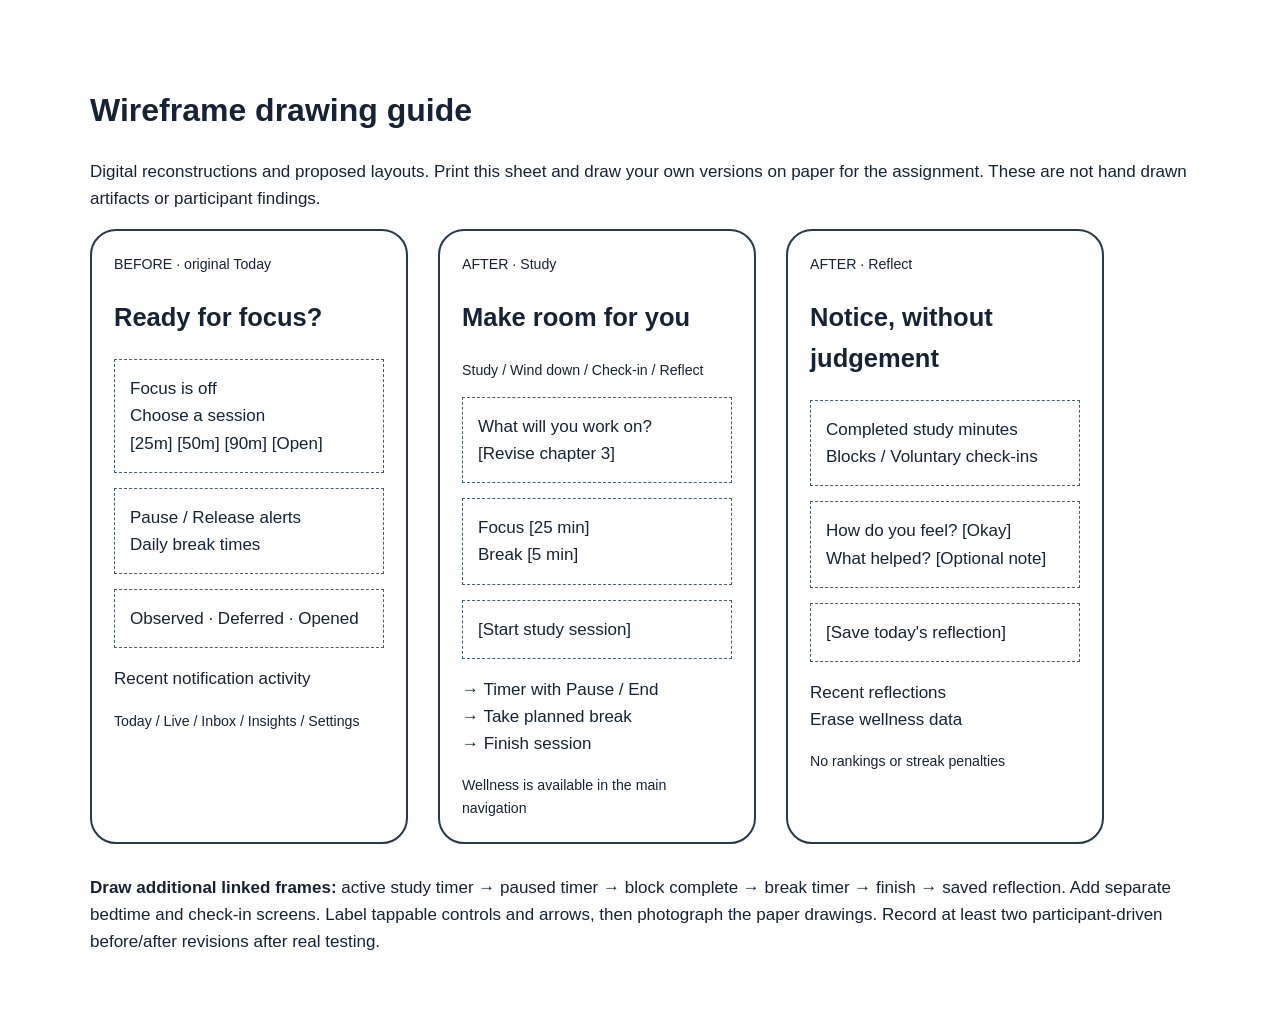
<file: deliverables/wireframes.html>
<!doctype html><html lang="en"><meta charset="utf-8"><meta name="viewport" content="width=device-width"><title>AttentionTwin wireframe drawing guide</title><style>body{font:17px/1.6 Arial,sans-serif;color:#172334;max-width:1100px;margin:40px auto;padding:24px}h1{font-size:32px}main{display:flex;gap:30px;flex-wrap:wrap}.phone{width:270px;border:2px solid #28394c;border-radius:26px;padding:22px;min-height:470px}.box{border:1px dashed #4a5e72;padding:15px;margin:15px 0}small{display:block}footer{margin-top:30px}@media print{body{margin:0}.phone{break-inside:avoid}}</style><h1>Wireframe drawing guide</h1><p>Digital reconstructions and proposed layouts. Print this sheet and draw your own versions on paper for the assignment. These are not hand drawn artifacts or participant findings.</p><main><section class="phone"><small>BEFORE · original Today</small><h2>Ready for focus?</h2><div class="box">Focus is off<br>Choose a session<br>[25m] [50m] [90m] [Open]</div><div class="box">Pause / Release alerts<br>Daily break times</div><div class="box">Observed · Deferred · Opened</div><p>Recent notification activity</p><small>Today / Live / Inbox / Insights / Settings</small></section><section class="phone"><small>AFTER · Study</small><h2>Make room for you</h2><small>Study / Wind down / Check-in / Reflect</small><div class="box">What will you work on?<br>[Revise chapter 3]</div><div class="box">Focus [25 min]<br>Break [5 min]</div><div class="box">[Start study session]</div><p>→ Timer with Pause / End<br>→ Take planned break<br>→ Finish session</p><small>Wellness is available in the main navigation</small></section><section class="phone"><small>AFTER · Reflect</small><h2>Notice, without judgement</h2><div class="box">Completed study minutes<br>Blocks / Voluntary check-ins</div><div class="box">How do you feel? [Okay]<br>What helped? [Optional note]</div><div class="box">[Save today's reflection]</div><p>Recent reflections<br>Erase wellness data</p><small>No rankings or streak penalties</small></section></main><footer><b>Draw additional linked frames:</b> active study timer → paused timer → block complete → break timer → finish → saved reflection. Add separate bedtime and check-in screens. Label tappable controls and arrows, then photograph the paper drawings. Record at least two participant-driven before/after revisions after real testing.</footer></html>
</file>
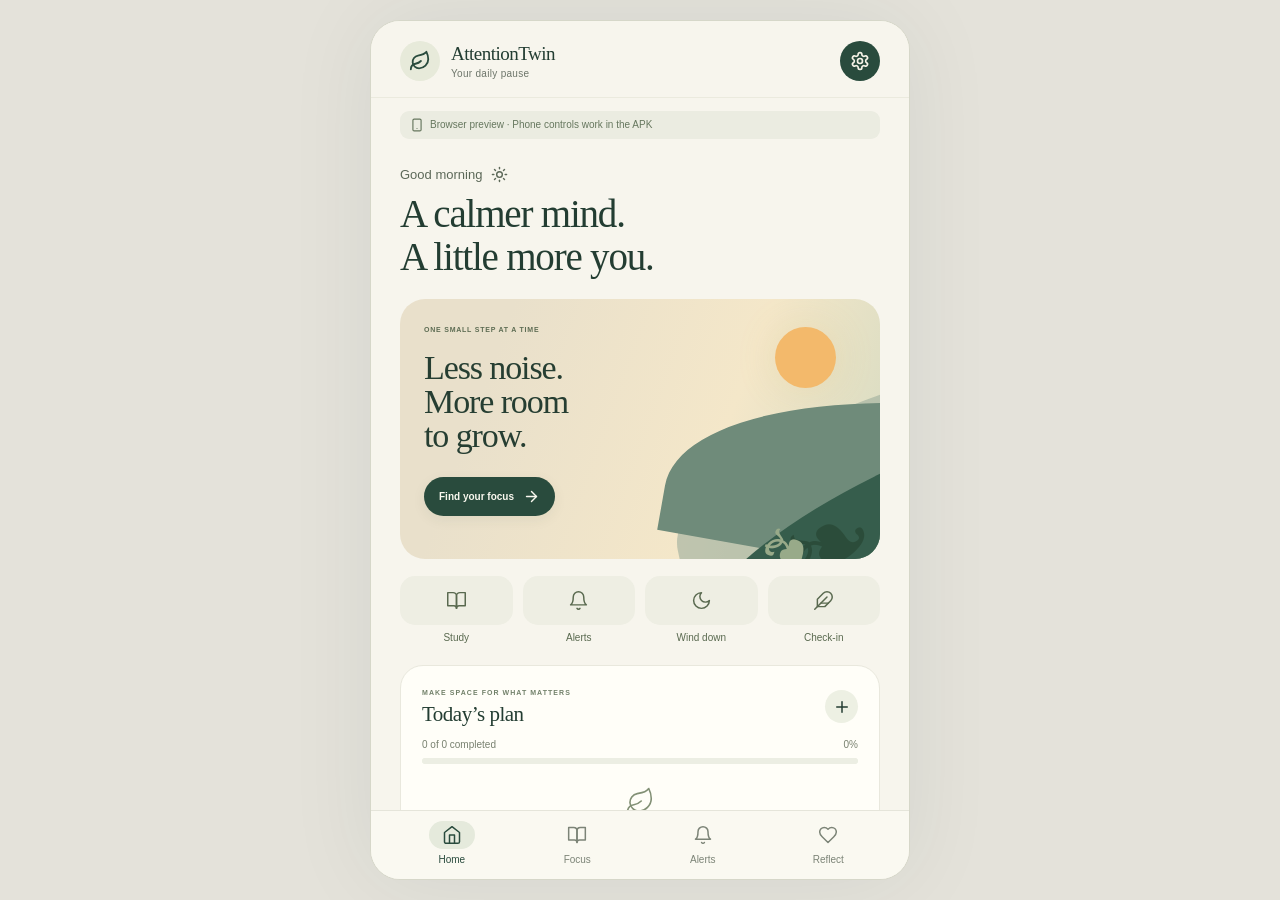
<file: release-v2/offline-demo.html>
<!doctype html>
<html lang="en">
  <head>
    <meta charset="UTF-8" />
    <link rel="icon" type="image/svg+xml" href="data:image/svg+xml,<svg xmlns=%22http://www.w3.org/2000/svg%22 viewBox=%220%22 width=%2232%22 height=%2232%22><text y=%2224%22 font-size=%2224%22>⚡</text></svg>" />
    <meta name="viewport" content="width=device-width, initial-scale=1, viewport-fit=cover" />
    <title>AttentionTwin — Personal Attention Digital Twin</title>
    <script type="module">(function(){const t=document.createElement("link").relList;if(t&&t.supports&&t.supports("modulepreload"))return;for(const l of document.querySelectorAll('link[rel="modulepreload"]'))r(l);new MutationObserver(l=>{for(const i of l)if(i.type==="childList")for(const o of i.addedNodes)o.tagName==="LINK"&&o.rel==="modulepreload"&&r(o)}).observe(document,{childList:!0,subtree:!0});function n(l){const i={};return l.integrity&&(i.integrity=l.integrity),l.referrerPolicy&&(i.referrerPolicy=l.referrerPolicy),l.crossOrigin==="use-credentials"?i.credentials="include":l.crossOrigin==="anonymous"?i.credentials="omit":i.credentials="same-origin",i}function r(l){if(l.ep)return;l.ep=!0;const i=n(l);fetch(l.href,i)}})();function dd(e){return e&&e.__esModule&&Object.prototype.hasOwnProperty.call(e,"default")?e.default:e}var Ua={exports:{}},Al={},Ha={exports:{}},O={};/**
 * @license React
 * react.production.min.js
 *
 * Copyright (c) Facebook, Inc. and its affiliates.
 *
 * This source code is licensed under the MIT license found in the
 * LICENSE file in the root directory of this source tree.
 */var jr=Symbol.for("react.element"),fd=Symbol.for("react.portal"),pd=Symbol.for("react.fragment"),hd=Symbol.for("react.strict_mode"),md=Symbol.for("react.profiler"),yd=Symbol.for("react.provider"),vd=Symbol.for("react.context"),gd=Symbol.for("react.forward_ref"),wd=Symbol.for("react.suspense"),xd=Symbol.for("react.memo"),kd=Symbol.for("react.lazy"),jo=Symbol.iterator;function Sd(e){return e===null||typeof e!="object"?null:(e=jo&&e[jo]||e["@@iterator"],typeof e=="function"?e:null)}var Wa={isMounted:function(){return!1},enqueueForceUpdate:function(){},enqueueReplaceState:function(){},enqueueSetState:function(){}},Ba=Object.assign,Va={};function Dn(e,t,n){this.props=e,this.context=t,this.refs=Va,this.updater=n||Wa}Dn.prototype.isReactComponent={};Dn.prototype.setState=function(e,t){if(typeof e!="object"&&typeof e!="function"&&e!=null)throw Error("setState(...): takes an object of state variables to update or a function which returns an object of state variables.");this.updater.enqueueSetState(this,e,t,"setState")};Dn.prototype.forceUpdate=function(e){this.updater.enqueueForceUpdate(this,e,"forceUpdate")};function Ya(){}Ya.prototype=Dn.prototype;function Ss(e,t,n){this.props=e,this.context=t,this.refs=Va,this.updater=n||Wa}var js=Ss.prototype=new Ya;js.constructor=Ss;Ba(js,Dn.prototype);js.isPureReactComponent=!0;var Co=Array.isArray,Qa=Object.prototype.hasOwnProperty,Cs={current:null},Ka={key:!0,ref:!0,__self:!0,__source:!0};function Ga(e,t,n){var r,l={},i=null,o=null;if(t!=null)for(r in t.ref!==void 0&&(o=t.ref),t.key!==void 0&&(i=""+t.key),t)Qa.call(t,r)&&!Ka.hasOwnProperty(r)&&(l[r]=t[r]);var a=arguments.length-2;if(a===1)l.children=n;else if(1<a){for(var u=Array(a),c=0;c<a;c++)u[c]=arguments[c+2];l.children=u}if(e&&e.defaultProps)for(r in a=e.defaultProps,a)l[r]===void 0&&(l[r]=a[r]);return{$$typeof:jr,type:e,key:i,ref:o,props:l,_owner:Cs.current}}function jd(e,t){return{$$typeof:jr,type:e.type,key:t,ref:e.ref,props:e.props,_owner:e._owner}}function Es(e){return typeof e=="object"&&e!==null&&e.$$typeof===jr}function Cd(e){var t={"=":"=0",":":"=2"};return"$"+e.replace(/[=:]/g,function(n){return t[n]})}var Eo=/\/+/g;function Xl(e,t){return typeof e=="object"&&e!==null&&e.key!=null?Cd(""+e.key):t.toString(36)}function Gr(e,t,n,r,l){var i=typeof e;(i==="undefined"||i==="boolean")&&(e=null);var o=!1;if(e===null)o=!0;else switch(i){case"string":case"number":o=!0;break;case"object":switch(e.$$typeof){case jr:case fd:o=!0}}if(o)return o=e,l=l(o),e=r===""?"."+Xl(o,0):r,Co(l)?(n="",e!=null&&(n=e.replace(Eo,"$&/")+"/"),Gr(l,t,n,"",function(c){return c})):l!=null&&(Es(l)&&(l=jd(l,n+(!l.key||o&&o.key===l.key?"":(""+l.key).replace(Eo,"$&/")+"/")+e)),t.push(l)),1;if(o=0,r=r===""?".":r+":",Co(e))for(var a=0;a<e.length;a++){i=e[a];var u=r+Xl(i,a);o+=Gr(i,t,n,u,l)}else if(u=Sd(e),typeof u=="function")for(e=u.call(e),a=0;!(i=e.next()).done;)i=i.value,u=r+Xl(i,a++),o+=Gr(i,t,n,u,l);else if(i==="object")throw t=String(e),Error("Objects are not valid as a React child (found: "+(t==="[object Object]"?"object with keys {"+Object.keys(e).join(", ")+"}":t)+"). If you meant to render a collection of children, use an array instead.");return o}function Tr(e,t,n){if(e==null)return e;var r=[],l=0;return Gr(e,r,"","",function(i){return t.call(n,i,l++)}),r}function Ed(e){if(e._status===-1){var t=e._result;t=t(),t.then(function(n){(e._status===0||e._status===-1)&&(e._status=1,e._result=n)},function(n){(e._status===0||e._status===-1)&&(e._status=2,e._result=n)}),e._status===-1&&(e._status=0,e._result=t)}if(e._status===1)return e._result.default;throw e._result}var ge={current:null},Xr={transition:null},Nd={ReactCurrentDispatcher:ge,ReactCurrentBatchConfig:Xr,ReactCurrentOwner:Cs};function Xa(){throw Error("act(...) is not supported in production builds of React.")}O.Children={map:Tr,forEach:function(e,t,n){Tr(e,function(){t.apply(this,arguments)},n)},count:function(e){var t=0;return Tr(e,function(){t++}),t},toArray:function(e){return Tr(e,function(t){return t})||[]},only:function(e){if(!Es(e))throw Error("React.Children.only expected to receive a single React element child.");return e}};O.Component=Dn;O.Fragment=pd;O.Profiler=md;O.PureComponent=Ss;O.StrictMode=hd;O.Suspense=wd;O.__SECRET_INTERNALS_DO_NOT_USE_OR_YOU_WILL_BE_FIRED=Nd;O.act=Xa;O.cloneElement=function(e,t,n){if(e==null)throw Error("React.cloneElement(...): The argument must be a React element, but you passed "+e+".");var r=Ba({},e.props),l=e.key,i=e.ref,o=e._owner;if(t!=null){if(t.ref!==void 0&&(i=t.ref,o=Cs.current),t.key!==void 0&&(l=""+t.key),e.type&&e.type.defaultProps)var a=e.type.defaultProps;for(u in t)Qa.call(t,u)&&!Ka.hasOwnProperty(u)&&(r[u]=t[u]===void 0&&a!==void 0?a[u]:t[u])}var u=arguments.length-2;if(u===1)r.children=n;else if(1<u){a=Array(u);for(var c=0;c<u;c++)a[c]=arguments[c+2];r.children=a}return{$$typeof:jr,type:e.type,key:l,ref:i,props:r,_owner:o}};O.createContext=function(e){return e={$$typeof:vd,_currentValue:e,_currentValue2:e,_threadCount:0,Provider:null,Consumer:null,_defaultValue:null,_globalName:null},e.Provider={$$typeof:yd,_context:e},e.Consumer=e};O.createElement=Ga;O.createFactory=function(e){var t=Ga.bind(null,e);return t.type=e,t};O.createRef=function(){return{current:null}};O.forwardRef=function(e){return{$$typeof:gd,render:e}};O.isValidElement=Es;O.lazy=function(e){return{$$typeof:kd,_payload:{_status:-1,_result:e},_init:Ed}};O.memo=function(e,t){return{$$typeof:xd,type:e,compare:t===void 0?null:t}};O.startTransition=function(e){var t=Xr.transition;Xr.transition={};try{e()}finally{Xr.transition=t}};O.unstable_act=Xa;O.useCallback=function(e,t){return ge.current.useCallback(e,t)};O.useContext=function(e){return ge.current.useContext(e)};O.useDebugValue=function(){};O.useDeferredValue=function(e){return ge.current.useDeferredValue(e)};O.useEffect=function(e,t){return ge.current.useEffect(e,t)};O.useId=function(){return ge.current.useId()};O.useImperativeHandle=function(e,t,n){return ge.current.useImperativeHandle(e,t,n)};O.useInsertionEffect=function(e,t){return ge.current.useInsertionEffect(e,t)};O.useLayoutEffect=function(e,t){return ge.current.useLayoutEffect(e,t)};O.useMemo=function(e,t){return ge.current.useMemo(e,t)};O.useReducer=function(e,t,n){return ge.current.useReducer(e,t,n)};O.useRef=function(e){return ge.current.useRef(e)};O.useState=function(e){return ge.current.useState(e)};O.useSyncExternalStore=function(e,t,n){return ge.current.useSyncExternalStore(e,t,n)};O.useTransition=function(){return ge.current.useTransition()};O.version="18.3.1";Ha.exports=O;var D=Ha.exports;const Pd=dd(D);/**
 * @license React
 * react-jsx-runtime.production.min.js
 *
 * Copyright (c) Facebook, Inc. and its affiliates.
 *
 * This source code is licensed under the MIT license found in the
 * LICENSE file in the root directory of this source tree.
 */var Ld=D,_d=Symbol.for("react.element"),Td=Symbol.for("react.fragment"),zd=Object.prototype.hasOwnProperty,Ad=Ld.__SECRET_INTERNALS_DO_NOT_USE_OR_YOU_WILL_BE_FIRED.ReactCurrentOwner,Dd={key:!0,ref:!0,__self:!0,__source:!0};function Za(e,t,n){var r,l={},i=null,o=null;n!==void 0&&(i=""+n),t.key!==void 0&&(i=""+t.key),t.ref!==void 0&&(o=t.ref);for(r in t)zd.call(t,r)&&!Dd.hasOwnProperty(r)&&(l[r]=t[r]);if(e&&e.defaultProps)for(r in t=e.defaultProps,t)l[r]===void 0&&(l[r]=t[r]);return{$$typeof:_d,type:e,key:i,ref:o,props:l,_owner:Ad.current}}Al.Fragment=Td;Al.jsx=Za;Al.jsxs=Za;Ua.exports=Al;var s=Ua.exports,Ci={},Ja={exports:{}},Te={},qa={exports:{}},ba={};/**
 * @license React
 * scheduler.production.min.js
 *
 * Copyright (c) Facebook, Inc. and its affiliates.
 *
 * This source code is licensed under the MIT license found in the
 * LICENSE file in the root directory of this source tree.
 */(function(e){function t(S,T){var z=S.length;S.push(T);e:for(;0<z;){var I=z-1>>>1,te=S[I];if(0<l(te,T))S[I]=T,S[z]=te,z=I;else break e}}function n(S){return S.length===0?null:S[0]}function r(S){if(S.length===0)return null;var T=S[0],z=S.pop();if(z!==T){S[0]=z;e:for(var I=0,te=S.length,nn=te>>>1;I<nn;){var nt=2*(I+1)-1,Fn=S[nt],rt=nt+1,rn=S[rt];if(0>l(Fn,z))rt<te&&0>l(rn,Fn)?(S[I]=rn,S[rt]=z,I=rt):(S[I]=Fn,S[nt]=z,I=nt);else if(rt<te&&0>l(rn,z))S[I]=rn,S[rt]=z,I=rt;else break e}}return T}function l(S,T){var z=S.sortIndex-T.sortIndex;return z!==0?z:S.id-T.id}if(typeof performance=="object"&&typeof performance.now=="function"){var i=performance;e.unstable_now=function(){return i.now()}}else{var o=Date,a=o.now();e.unstable_now=function(){return o.now()-a}}var u=[],c=[],v=1,m=null,f=3,w=!1,y=!1,k=!1,R=typeof setTimeout=="function"?setTimeout:null,p=typeof clearTimeout=="function"?clearTimeout:null,d=typeof setImmediate<"u"?setImmediate:null;typeof navigator<"u"&&navigator.scheduling!==void 0&&navigator.scheduling.isInputPending!==void 0&&navigator.scheduling.isInputPending.bind(navigator.scheduling);function h(S){for(var T=n(c);T!==null;){if(T.callback===null)r(c);else if(T.startTime<=S)r(c),T.sortIndex=T.expirationTime,t(u,T);else break;T=n(c)}}function g(S){if(k=!1,h(S),!y)if(n(u)!==null)y=!0,me(C);else{var T=n(c);T!==null&&tn(g,T.startTime-S)}}function C(S,T){y=!1,k&&(k=!1,p(j),j=-1),w=!0;var z=f;try{for(h(T),m=n(u);m!==null&&(!(m.expirationTime>T)||S&&!G());){var I=m.callback;if(typeof I=="function"){m.callback=null,f=m.priorityLevel;var te=I(m.expirationTime<=T);T=e.unstable_now(),typeof te=="function"?m.callback=te:m===n(u)&&r(u),h(T)}else r(u);m=n(u)}if(m!==null)var nn=!0;else{var nt=n(c);nt!==null&&tn(g,nt.startTime-T),nn=!1}return nn}finally{m=null,f=z,w=!1}}var P=!1,N=null,j=-1,M=5,_=-1;function G(){return!(e.unstable_now()-_<M)}function ce(){if(N!==null){var S=e.unstable_now();_=S;var T=!0;try{T=N(!0,S)}finally{T?b():(P=!1,N=null)}}else P=!1}var b;if(typeof d=="function")b=function(){d(ce)};else if(typeof MessageChannel<"u"){var Ue=new MessageChannel,Ae=Ue.port2;Ue.port1.onmessage=ce,b=function(){Ae.postMessage(null)}}else b=function(){R(ce,0)};function me(S){N=S,P||(P=!0,b())}function tn(S,T){j=R(function(){S(e.unstable_now())},T)}e.unstable_IdlePriority=5,e.unstable_ImmediatePriority=1,e.unstable_LowPriority=4,e.unstable_NormalPriority=3,e.unstable_Profiling=null,e.unstable_UserBlockingPriority=2,e.unstable_cancelCallback=function(S){S.callback=null},e.unstable_continueExecution=function(){y||w||(y=!0,me(C))},e.unstable_forceFrameRate=function(S){0>S||125<S?console.error("forceFrameRate takes a positive int between 0 and 125, forcing frame rates higher than 125 fps is not supported"):M=0<S?Math.floor(1e3/S):5},e.unstable_getCurrentPriorityLevel=function(){return f},e.unstable_getFirstCallbackNode=function(){return n(u)},e.unstable_next=function(S){switch(f){case 1:case 2:case 3:var T=3;break;default:T=f}var z=f;f=T;try{return S()}finally{f=z}},e.unstable_pauseExecution=function(){},e.unstable_requestPaint=function(){},e.unstable_runWithPriority=function(S,T){switch(S){case 1:case 2:case 3:case 4:case 5:break;default:S=3}var z=f;f=S;try{return T()}finally{f=z}},e.unstable_scheduleCallback=function(S,T,z){var I=e.unstable_now();switch(typeof z=="object"&&z!==null?(z=z.delay,z=typeof z=="number"&&0<z?I+z:I):z=I,S){case 1:var te=-1;break;case 2:te=250;break;case 5:te=1073741823;break;case 4:te=1e4;break;default:te=5e3}return te=z+te,S={id:v++,callback:T,priorityLevel:S,startTime:z,expirationTime:te,sortIndex:-1},z>I?(S.sortIndex=z,t(c,S),n(u)===null&&S===n(c)&&(k?(p(j),j=-1):k=!0,tn(g,z-I))):(S.sortIndex=te,t(u,S),y||w||(y=!0,me(C))),S},e.unstable_shouldYield=G,e.unstable_wrapCallback=function(S){var T=f;return function(){var z=f;f=T;try{return S.apply(this,arguments)}finally{f=z}}}})(ba);qa.exports=ba;var Md=qa.exports;/**
 * @license React
 * react-dom.production.min.js
 *
 * Copyright (c) Facebook, Inc. and its affiliates.
 *
 * This source code is licensed under the MIT license found in the
 * LICENSE file in the root directory of this source tree.
 */var Od=D,_e=Md;function x(e){for(var t="https://reactjs.org/docs/error-decoder.html?invariant="+e,n=1;n<arguments.length;n++)t+="&args[]="+encodeURIComponent(arguments[n]);return"Minified React error #"+e+"; visit "+t+" for the full message or use the non-minified dev environment for full errors and additional helpful warnings."}var eu=new Set,sr={};function bt(e,t){En(e,t),En(e+"Capture",t)}function En(e,t){for(sr[e]=t,e=0;e<t.length;e++)eu.add(t[e])}var ct=!(typeof window>"u"||typeof window.document>"u"||typeof window.document.createElement>"u"),Ei=Object.prototype.hasOwnProperty,Rd=/^[:A-Z_a-z\u00C0-\u00D6\u00D8-\u00F6\u00F8-\u02FF\u0370-\u037D\u037F-\u1FFF\u200C-\u200D\u2070-\u218F\u2C00-\u2FEF\u3001-\uD7FF\uF900-\uFDCF\uFDF0-\uFFFD][:A-Z_a-z\u00C0-\u00D6\u00D8-\u00F6\u00F8-\u02FF\u0370-\u037D\u037F-\u1FFF\u200C-\u200D\u2070-\u218F\u2C00-\u2FEF\u3001-\uD7FF\uF900-\uFDCF\uFDF0-\uFFFD\-.0-9\u00B7\u0300-\u036F\u203F-\u2040]*$/,No={},Po={};function Fd(e){return Ei.call(Po,e)?!0:Ei.call(No,e)?!1:Rd.test(e)?Po[e]=!0:(No[e]=!0,!1)}function Id(e,t,n,r){if(n!==null&&n.type===0)return!1;switch(typeof t){case"function":case"symbol":return!0;case"boolean":return r?!1:n!==null?!n.acceptsBooleans:(e=e.toLowerCase().slice(0,5),e!=="data-"&&e!=="aria-");default:return!1}}function $d(e,t,n,r){if(t===null||typeof t>"u"||Id(e,t,n,r))return!0;if(r)return!1;if(n!==null)switch(n.type){case 3:return!t;case 4:return t===!1;case 5:return isNaN(t);case 6:return isNaN(t)||1>t}return!1}function we(e,t,n,r,l,i,o){this.acceptsBooleans=t===2||t===3||t===4,this.attributeName=r,this.attributeNamespace=l,this.mustUseProperty=n,this.propertyName=e,this.type=t,this.sanitizeURL=i,this.removeEmptyString=o}var ue={};"children dangerouslySetInnerHTML defaultValue defaultChecked innerHTML suppressContentEditableWarning suppressHydrationWarning style".split(" ").forEach(function(e){ue[e]=new we(e,0,!1,e,null,!1,!1)});[["acceptCharset","accept-charset"],["className","class"],["htmlFor","for"],["httpEquiv","http-equiv"]].forEach(function(e){var t=e[0];ue[t]=new we(t,1,!1,e[1],null,!1,!1)});["contentEditable","draggable","spellCheck","value"].forEach(function(e){ue[e]=new we(e,2,!1,e.toLowerCase(),null,!1,!1)});["autoReverse","externalResourcesRequired","focusable","preserveAlpha"].forEach(function(e){ue[e]=new we(e,2,!1,e,null,!1,!1)});"allowFullScreen async autoFocus autoPlay controls default defer disabled disablePictureInPicture disableRemotePlayback formNoValidate hidden loop noModule noValidate open playsInline readOnly required reversed scoped seamless itemScope".split(" ").forEach(function(e){ue[e]=new we(e,3,!1,e.toLowerCase(),null,!1,!1)});["checked","multiple","muted","selected"].forEach(function(e){ue[e]=new we(e,3,!0,e,null,!1,!1)});["capture","download"].forEach(function(e){ue[e]=new we(e,4,!1,e,null,!1,!1)});["cols","rows","size","span"].forEach(function(e){ue[e]=new we(e,6,!1,e,null,!1,!1)});["rowSpan","start"].forEach(function(e){ue[e]=new we(e,5,!1,e.toLowerCase(),null,!1,!1)});var Ns=/[\-:]([a-z])/g;function Ps(e){return e[1].toUpperCase()}"accent-height alignment-baseline arabic-form baseline-shift cap-height clip-path clip-rule color-interpolation color-interpolation-filters color-profile color-rendering dominant-baseline enable-background fill-opacity fill-rule flood-color flood-opacity font-family font-size font-size-adjust font-stretch font-style font-variant font-weight glyph-name glyph-orientation-horizontal glyph-orientation-vertical horiz-adv-x horiz-origin-x image-rendering letter-spacing lighting-color marker-end marker-mid marker-start overline-position overline-thickness paint-order panose-1 pointer-events rendering-intent shape-rendering stop-color stop-opacity strikethrough-position strikethrough-thickness stroke-dasharray stroke-dashoffset stroke-linecap stroke-linejoin stroke-miterlimit stroke-opacity stroke-width text-anchor text-decoration text-rendering underline-position underline-thickness unicode-bidi unicode-range units-per-em v-alphabetic v-hanging v-ideographic v-mathematical vector-effect vert-adv-y vert-origin-x vert-origin-y word-spacing writing-mode xmlns:xlink x-height".split(" ").forEach(function(e){var t=e.replace(Ns,Ps);ue[t]=new we(t,1,!1,e,null,!1,!1)});"xlink:actuate xlink:arcrole xlink:role xlink:show xlink:title xlink:type".split(" ").forEach(function(e){var t=e.replace(Ns,Ps);ue[t]=new we(t,1,!1,e,"http://www.w3.org/1999/xlink",!1,!1)});["xml:base","xml:lang","xml:space"].forEach(function(e){var t=e.replace(Ns,Ps);ue[t]=new we(t,1,!1,e,"http://www.w3.org/XML/1998/namespace",!1,!1)});["tabIndex","crossOrigin"].forEach(function(e){ue[e]=new we(e,1,!1,e.toLowerCase(),null,!1,!1)});ue.xlinkHref=new we("xlinkHref",1,!1,"xlink:href","http://www.w3.org/1999/xlink",!0,!1);["src","href","action","formAction"].forEach(function(e){ue[e]=new we(e,1,!1,e.toLowerCase(),null,!0,!0)});function Ls(e,t,n,r){var l=ue.hasOwnProperty(t)?ue[t]:null;(l!==null?l.type!==0:r||!(2<t.length)||t[0]!=="o"&&t[0]!=="O"||t[1]!=="n"&&t[1]!=="N")&&($d(t,n,l,r)&&(n=null),r||l===null?Fd(t)&&(n===null?e.removeAttribute(t):e.setAttribute(t,""+n)):l.mustUseProperty?e[l.propertyName]=n===null?l.type===3?!1:"":n:(t=l.attributeName,r=l.attributeNamespace,n===null?e.removeAttribute(t):(l=l.type,n=l===3||l===4&&n===!0?"":""+n,r?e.setAttributeNS(r,t,n):e.setAttribute(t,n))))}var ht=Od.__SECRET_INTERNALS_DO_NOT_USE_OR_YOU_WILL_BE_FIRED,zr=Symbol.for("react.element"),sn=Symbol.for("react.portal"),on=Symbol.for("react.fragment"),_s=Symbol.for("react.strict_mode"),Ni=Symbol.for("react.profiler"),tu=Symbol.for("react.provider"),nu=Symbol.for("react.context"),Ts=Symbol.for("react.forward_ref"),Pi=Symbol.for("react.suspense"),Li=Symbol.for("react.suspense_list"),zs=Symbol.for("react.memo"),yt=Symbol.for("react.lazy"),ru=Symbol.for("react.offscreen"),Lo=Symbol.iterator;function In(e){return e===null||typeof e!="object"?null:(e=Lo&&e[Lo]||e["@@iterator"],typeof e=="function"?e:null)}var J=Object.assign,Zl;function Kn(e){if(Zl===void 0)try{throw Error()}catch(n){var t=n.stack.trim().match(/\n( *(at )?)/);Zl=t&&t[1]||""}return`
`+Zl+e}var Jl=!1;function ql(e,t){if(!e||Jl)return"";Jl=!0;var n=Error.prepareStackTrace;Error.prepareStackTrace=void 0;try{if(t)if(t=function(){throw Error()},Object.defineProperty(t.prototype,"props",{set:function(){throw Error()}}),typeof Reflect=="object"&&Reflect.construct){try{Reflect.construct(t,[])}catch(c){var r=c}Reflect.construct(e,[],t)}else{try{t.call()}catch(c){r=c}e.call(t.prototype)}else{try{throw Error()}catch(c){r=c}e()}}catch(c){if(c&&r&&typeof c.stack=="string"){for(var l=c.stack.split(`
`),i=r.stack.split(`
`),o=l.length-1,a=i.length-1;1<=o&&0<=a&&l[o]!==i[a];)a--;for(;1<=o&&0<=a;o--,a--)if(l[o]!==i[a]){if(o!==1||a!==1)do if(o--,a--,0>a||l[o]!==i[a]){var u=`
`+l[o].replace(" at new "," at ");return e.displayName&&u.includes("<anonymous>")&&(u=u.replace("<anonymous>",e.displayName)),u}while(1<=o&&0<=a);break}}}finally{Jl=!1,Error.prepareStackTrace=n}return(e=e?e.displayName||e.name:"")?Kn(e):""}function Ud(e){switch(e.tag){case 5:return Kn(e.type);case 16:return Kn("Lazy");case 13:return Kn("Suspense");case 19:return Kn("SuspenseList");case 0:case 2:case 15:return e=ql(e.type,!1),e;case 11:return e=ql(e.type.render,!1),e;case 1:return e=ql(e.type,!0),e;default:return""}}function _i(e){if(e==null)return null;if(typeof e=="function")return e.displayName||e.name||null;if(typeof e=="string")return e;switch(e){case on:return"Fragment";case sn:return"Portal";case Ni:return"Profiler";case _s:return"StrictMode";case Pi:return"Suspense";case Li:return"SuspenseList"}if(typeof e=="object")switch(e.$$typeof){case nu:return(e.displayName||"Context")+".Consumer";case tu:return(e._context.displayName||"Context")+".Provider";case Ts:var t=e.render;return e=e.displayName,e||(e=t.displayName||t.name||"",e=e!==""?"ForwardRef("+e+")":"ForwardRef"),e;case zs:return t=e.displayName||null,t!==null?t:_i(e.type)||"Memo";case yt:t=e._payload,e=e._init;try{return _i(e(t))}catch{}}return null}function Hd(e){var t=e.type;switch(e.tag){case 24:return"Cache";case 9:return(t.displayName||"Context")+".Consumer";case 10:return(t._context.displayName||"Context")+".Provider";case 18:return"DehydratedFragment";case 11:return e=t.render,e=e.displayName||e.name||"",t.displayName||(e!==""?"ForwardRef("+e+")":"ForwardRef");case 7:return"Fragment";case 5:return t;case 4:return"Portal";case 3:return"Root";case 6:return"Text";case 16:return _i(t);case 8:return t===_s?"StrictMode":"Mode";case 22:return"Offscreen";case 12:return"Profiler";case 21:return"Scope";case 13:return"Suspense";case 19:return"SuspenseList";case 25:return"TracingMarker";case 1:case 0:case 17:case 2:case 14:case 15:if(typeof t=="function")return t.displayName||t.name||null;if(typeof t=="string")return t}return null}function zt(e){switch(typeof e){case"boolean":case"number":case"string":case"undefined":return e;case"object":return e;default:return""}}function lu(e){var t=e.type;return(e=e.nodeName)&&e.toLowerCase()==="input"&&(t==="checkbox"||t==="radio")}function Wd(e){var t=lu(e)?"checked":"value",n=Object.getOwnPropertyDescriptor(e.constructor.prototype,t),r=""+e[t];if(!e.hasOwnProperty(t)&&typeof n<"u"&&typeof n.get=="function"&&typeof n.set=="function"){var l=n.get,i=n.set;return Object.defineProperty(e,t,{configurable:!0,get:function(){return l.call(this)},set:function(o){r=""+o,i.call(this,o)}}),Object.defineProperty(e,t,{enumerable:n.enumerable}),{getValue:function(){return r},setValue:function(o){r=""+o},stopTracking:function(){e._valueTracker=null,delete e[t]}}}}function Ar(e){e._valueTracker||(e._valueTracker=Wd(e))}function iu(e){if(!e)return!1;var t=e._valueTracker;if(!t)return!0;var n=t.getValue(),r="";return e&&(r=lu(e)?e.checked?"true":"false":e.value),e=r,e!==n?(t.setValue(e),!0):!1}function ol(e){if(e=e||(typeof document<"u"?document:void 0),typeof e>"u")return null;try{return e.activeElement||e.body}catch{return e.body}}function Ti(e,t){var n=t.checked;return J({},t,{defaultChecked:void 0,defaultValue:void 0,value:void 0,checked:n??e._wrapperState.initialChecked})}function _o(e,t){var n=t.defaultValue==null?"":t.defaultValue,r=t.checked!=null?t.checked:t.defaultChecked;n=zt(t.value!=null?t.value:n),e._wrapperState={initialChecked:r,initialValue:n,controlled:t.type==="checkbox"||t.type==="radio"?t.checked!=null:t.value!=null}}function su(e,t){t=t.checked,t!=null&&Ls(e,"checked",t,!1)}function zi(e,t){su(e,t);var n=zt(t.value),r=t.type;if(n!=null)r==="number"?(n===0&&e.value===""||e.value!=n)&&(e.value=""+n):e.value!==""+n&&(e.value=""+n);else if(r==="submit"||r==="reset"){e.removeAttribute("value");return}t.hasOwnProperty("value")?Ai(e,t.type,n):t.hasOwnProperty("defaultValue")&&Ai(e,t.type,zt(t.defaultValue)),t.checked==null&&t.defaultChecked!=null&&(e.defaultChecked=!!t.defaultChecked)}function To(e,t,n){if(t.hasOwnProperty("value")||t.hasOwnProperty("defaultValue")){var r=t.type;if(!(r!=="submit"&&r!=="reset"||t.value!==void 0&&t.value!==null))return;t=""+e._wrapperState.initialValue,n||t===e.value||(e.value=t),e.defaultValue=t}n=e.name,n!==""&&(e.name=""),e.defaultChecked=!!e._wrapperState.initialChecked,n!==""&&(e.name=n)}function Ai(e,t,n){(t!=="number"||ol(e.ownerDocument)!==e)&&(n==null?e.defaultValue=""+e._wrapperState.initialValue:e.defaultValue!==""+n&&(e.defaultValue=""+n))}var Gn=Array.isArray;function gn(e,t,n,r){if(e=e.options,t){t={};for(var l=0;l<n.length;l++)t["$"+n[l]]=!0;for(n=0;n<e.length;n++)l=t.hasOwnProperty("$"+e[n].value),e[n].selected!==l&&(e[n].selected=l),l&&r&&(e[n].defaultSelected=!0)}else{for(n=""+zt(n),t=null,l=0;l<e.length;l++){if(e[l].value===n){e[l].selected=!0,r&&(e[l].defaultSelected=!0);return}t!==null||e[l].disabled||(t=e[l])}t!==null&&(t.selected=!0)}}function Di(e,t){if(t.dangerouslySetInnerHTML!=null)throw Error(x(91));return J({},t,{value:void 0,defaultValue:void 0,children:""+e._wrapperState.initialValue})}function zo(e,t){var n=t.value;if(n==null){if(n=t.children,t=t.defaultValue,n!=null){if(t!=null)throw Error(x(92));if(Gn(n)){if(1<n.length)throw Error(x(93));n=n[0]}t=n}t==null&&(t=""),n=t}e._wrapperState={initialValue:zt(n)}}function ou(e,t){var n=zt(t.value),r=zt(t.defaultValue);n!=null&&(n=""+n,n!==e.value&&(e.value=n),t.defaultValue==null&&e.defaultValue!==n&&(e.defaultValue=n)),r!=null&&(e.defaultValue=""+r)}function Ao(e){var t=e.textContent;t===e._wrapperState.initialValue&&t!==""&&t!==null&&(e.value=t)}function au(e){switch(e){case"svg":return"http://www.w3.org/2000/svg";case"math":return"http://www.w3.org/1998/Math/MathML";default:return"http://www.w3.org/1999/xhtml"}}function Mi(e,t){return e==null||e==="http://www.w3.org/1999/xhtml"?au(t):e==="http://www.w3.org/2000/svg"&&t==="foreignObject"?"http://www.w3.org/1999/xhtml":e}var Dr,uu=function(e){return typeof MSApp<"u"&&MSApp.execUnsafeLocalFunction?function(t,n,r,l){MSApp.execUnsafeLocalFunction(function(){return e(t,n,r,l)})}:e}(function(e,t){if(e.namespaceURI!=="http://www.w3.org/2000/svg"||"innerHTML"in e)e.innerHTML=t;else{for(Dr=Dr||document.createElement("div"),Dr.innerHTML="<svg>"+t.valueOf().toString()+"</svg>",t=Dr.firstChild;e.firstChild;)e.removeChild(e.firstChild);for(;t.firstChild;)e.appendChild(t.firstChild)}});function or(e,t){if(t){var n=e.firstChild;if(n&&n===e.lastChild&&n.nodeType===3){n.nodeValue=t;return}}e.textContent=t}var Jn={animationIterationCount:!0,aspectRatio:!0,borderImageOutset:!0,borderImageSlice:!0,borderImageWidth:!0,boxFlex:!0,boxFlexGroup:!0,boxOrdinalGroup:!0,columnCount:!0,columns:!0,flex:!0,flexGrow:!0,flexPositive:!0,flexShrink:!0,flexNegative:!0,flexOrder:!0,gridArea:!0,gridRow:!0,gridRowEnd:!0,gridRowSpan:!0,gridRowStart:!0,gridColumn:!0,gridColumnEnd:!0,gridColumnSpan:!0,gridColumnStart:!0,fontWeight:!0,lineClamp:!0,lineHeight:!0,opacity:!0,order:!0,orphans:!0,tabSize:!0,widows:!0,zIndex:!0,zoom:!0,fillOpacity:!0,floodOpacity:!0,stopOpacity:!0,strokeDasharray:!0,strokeDashoffset:!0,strokeMiterlimit:!0,strokeOpacity:!0,strokeWidth:!0},Bd=["Webkit","ms","Moz","O"];Object.keys(Jn).forEach(function(e){Bd.forEach(function(t){t=t+e.charAt(0).toUpperCase()+e.substring(1),Jn[t]=Jn[e]})});function cu(e,t,n){return t==null||typeof t=="boolean"||t===""?"":n||typeof t!="number"||t===0||Jn.hasOwnProperty(e)&&Jn[e]?(""+t).trim():t+"px"}function du(e,t){e=e.style;for(var n in t)if(t.hasOwnProperty(n)){var r=n.indexOf("--")===0,l=cu(n,t[n],r);n==="float"&&(n="cssFloat"),r?e.setProperty(n,l):e[n]=l}}var Vd=J({menuitem:!0},{area:!0,base:!0,br:!0,col:!0,embed:!0,hr:!0,img:!0,input:!0,keygen:!0,link:!0,meta:!0,param:!0,source:!0,track:!0,wbr:!0});function Oi(e,t){if(t){if(Vd[e]&&(t.children!=null||t.dangerouslySetInnerHTML!=null))throw Error(x(137,e));if(t.dangerouslySetInnerHTML!=null){if(t.children!=null)throw Error(x(60));if(typeof t.dangerouslySetInnerHTML!="object"||!("__html"in t.dangerouslySetInnerHTML))throw Error(x(61))}if(t.style!=null&&typeof t.style!="object")throw Error(x(62))}}function Ri(e,t){if(e.indexOf("-")===-1)return typeof t.is=="string";switch(e){case"annotation-xml":case"color-profile":case"font-face":case"font-face-src":case"font-face-uri":case"font-face-format":case"font-face-name":case"missing-glyph":return!1;default:return!0}}var Fi=null;function As(e){return e=e.target||e.srcElement||window,e.correspondingUseElement&&(e=e.correspondingUseElement),e.nodeType===3?e.parentNode:e}var Ii=null,wn=null,xn=null;function Do(e){if(e=Nr(e)){if(typeof Ii!="function")throw Error(x(280));var t=e.stateNode;t&&(t=Fl(t),Ii(e.stateNode,e.type,t))}}function fu(e){wn?xn?xn.push(e):xn=[e]:wn=e}function pu(){if(wn){var e=wn,t=xn;if(xn=wn=null,Do(e),t)for(e=0;e<t.length;e++)Do(t[e])}}function hu(e,t){return e(t)}function mu(){}var bl=!1;function yu(e,t,n){if(bl)return e(t,n);bl=!0;try{return hu(e,t,n)}finally{bl=!1,(wn!==null||xn!==null)&&(mu(),pu())}}function ar(e,t){var n=e.stateNode;if(n===null)return null;var r=Fl(n);if(r===null)return null;n=r[t];e:switch(t){case"onClick":case"onClickCapture":case"onDoubleClick":case"onDoubleClickCapture":case"onMouseDown":case"onMouseDownCapture":case"onMouseMove":case"onMouseMoveCapture":case"onMouseUp":case"onMouseUpCapture":case"onMouseEnter":(r=!r.disabled)||(e=e.type,r=!(e==="button"||e==="input"||e==="select"||e==="textarea")),e=!r;break e;default:e=!1}if(e)return null;if(n&&typeof n!="function")throw Error(x(231,t,typeof n));return n}var $i=!1;if(ct)try{var $n={};Object.defineProperty($n,"passive",{get:function(){$i=!0}}),window.addEventListener("test",$n,$n),window.removeEventListener("test",$n,$n)}catch{$i=!1}function Yd(e,t,n,r,l,i,o,a,u){var c=Array.prototype.slice.call(arguments,3);try{t.apply(n,c)}catch(v){this.onError(v)}}var qn=!1,al=null,ul=!1,Ui=null,Qd={onError:function(e){qn=!0,al=e}};function Kd(e,t,n,r,l,i,o,a,u){qn=!1,al=null,Yd.apply(Qd,arguments)}function Gd(e,t,n,r,l,i,o,a,u){if(Kd.apply(this,arguments),qn){if(qn){var c=al;qn=!1,al=null}else throw Error(x(198));ul||(ul=!0,Ui=c)}}function en(e){var t=e,n=e;if(e.alternate)for(;t.return;)t=t.return;else{e=t;do t=e,t.flags&4098&&(n=t.return),e=t.return;while(e)}return t.tag===3?n:null}function vu(e){if(e.tag===13){var t=e.memoizedState;if(t===null&&(e=e.alternate,e!==null&&(t=e.memoizedState)),t!==null)return t.dehydrated}return null}function Mo(e){if(en(e)!==e)throw Error(x(188))}function Xd(e){var t=e.alternate;if(!t){if(t=en(e),t===null)throw Error(x(188));return t!==e?null:e}for(var n=e,r=t;;){var l=n.return;if(l===null)break;var i=l.alternate;if(i===null){if(r=l.return,r!==null){n=r;continue}break}if(l.child===i.child){for(i=l.child;i;){if(i===n)return Mo(l),e;if(i===r)return Mo(l),t;i=i.sibling}throw Error(x(188))}if(n.return!==r.return)n=l,r=i;else{for(var o=!1,a=l.child;a;){if(a===n){o=!0,n=l,r=i;break}if(a===r){o=!0,r=l,n=i;break}a=a.sibling}if(!o){for(a=i.child;a;){if(a===n){o=!0,n=i,r=l;break}if(a===r){o=!0,r=i,n=l;break}a=a.sibling}if(!o)throw Error(x(189))}}if(n.alternate!==r)throw Error(x(190))}if(n.tag!==3)throw Error(x(188));return n.stateNode.current===n?e:t}function gu(e){return e=Xd(e),e!==null?wu(e):null}function wu(e){if(e.tag===5||e.tag===6)return e;for(e=e.child;e!==null;){var t=wu(e);if(t!==null)return t;e=e.sibling}return null}var xu=_e.unstable_scheduleCallback,Oo=_e.unstable_cancelCallback,Zd=_e.unstable_shouldYield,Jd=_e.unstable_requestPaint,ee=_e.unstable_now,qd=_e.unstable_getCurrentPriorityLevel,Ds=_e.unstable_ImmediatePriority,ku=_e.unstable_UserBlockingPriority,cl=_e.unstable_NormalPriority,bd=_e.unstable_LowPriority,Su=_e.unstable_IdlePriority,Dl=null,et=null;function ef(e){if(et&&typeof et.onCommitFiberRoot=="function")try{et.onCommitFiberRoot(Dl,e,void 0,(e.current.flags&128)===128)}catch{}}var Qe=Math.clz32?Math.clz32:rf,tf=Math.log,nf=Math.LN2;function rf(e){return e>>>=0,e===0?32:31-(tf(e)/nf|0)|0}var Mr=64,Or=4194304;function Xn(e){switch(e&-e){case 1:return 1;case 2:return 2;case 4:return 4;case 8:return 8;case 16:return 16;case 32:return 32;case 64:case 128:case 256:case 512:case 1024:case 2048:case 4096:case 8192:case 16384:case 32768:case 65536:case 131072:case 262144:case 524288:case 1048576:case 2097152:return e&4194240;case 4194304:case 8388608:case 16777216:case 33554432:case 67108864:return e&130023424;case 134217728:return 134217728;case 268435456:return 268435456;case 536870912:return 536870912;case 1073741824:return 1073741824;default:return e}}function dl(e,t){var n=e.pendingLanes;if(n===0)return 0;var r=0,l=e.suspendedLanes,i=e.pingedLanes,o=n&268435455;if(o!==0){var a=o&~l;a!==0?r=Xn(a):(i&=o,i!==0&&(r=Xn(i)))}else o=n&~l,o!==0?r=Xn(o):i!==0&&(r=Xn(i));if(r===0)return 0;if(t!==0&&t!==r&&!(t&l)&&(l=r&-r,i=t&-t,l>=i||l===16&&(i&4194240)!==0))return t;if(r&4&&(r|=n&16),t=e.entangledLanes,t!==0)for(e=e.entanglements,t&=r;0<t;)n=31-Qe(t),l=1<<n,r|=e[n],t&=~l;return r}function lf(e,t){switch(e){case 1:case 2:case 4:return t+250;case 8:case 16:case 32:case 64:case 128:case 256:case 512:case 1024:case 2048:case 4096:case 8192:case 16384:case 32768:case 65536:case 131072:case 262144:case 524288:case 1048576:case 2097152:return t+5e3;case 4194304:case 8388608:case 16777216:case 33554432:case 67108864:return-1;case 134217728:case 268435456:case 536870912:case 1073741824:return-1;default:return-1}}function sf(e,t){for(var n=e.suspendedLanes,r=e.pingedLanes,l=e.expirationTimes,i=e.pendingLanes;0<i;){var o=31-Qe(i),a=1<<o,u=l[o];u===-1?(!(a&n)||a&r)&&(l[o]=lf(a,t)):u<=t&&(e.expiredLanes|=a),i&=~a}}function Hi(e){return e=e.pendingLanes&-1073741825,e!==0?e:e&1073741824?1073741824:0}function ju(){var e=Mr;return Mr<<=1,!(Mr&4194240)&&(Mr=64),e}function ei(e){for(var t=[],n=0;31>n;n++)t.push(e);return t}function Cr(e,t,n){e.pendingLanes|=t,t!==536870912&&(e.suspendedLanes=0,e.pingedLanes=0),e=e.eventTimes,t=31-Qe(t),e[t]=n}function of(e,t){var n=e.pendingLanes&~t;e.pendingLanes=t,e.suspendedLanes=0,e.pingedLanes=0,e.expiredLanes&=t,e.mutableReadLanes&=t,e.entangledLanes&=t,t=e.entanglements;var r=e.eventTimes;for(e=e.expirationTimes;0<n;){var l=31-Qe(n),i=1<<l;t[l]=0,r[l]=-1,e[l]=-1,n&=~i}}function Ms(e,t){var n=e.entangledLanes|=t;for(e=e.entanglements;n;){var r=31-Qe(n),l=1<<r;l&t|e[r]&t&&(e[r]|=t),n&=~l}}var $=0;function Cu(e){return e&=-e,1<e?4<e?e&268435455?16:536870912:4:1}var Eu,Os,Nu,Pu,Lu,Wi=!1,Rr=[],jt=null,Ct=null,Et=null,ur=new Map,cr=new Map,gt=[],af="mousedown mouseup touchcancel touchend touchstart auxclick dblclick pointercancel pointerdown pointerup dragend dragstart drop compositionend compositionstart keydown keypress keyup input textInput copy cut paste click change contextmenu reset submit".split(" ");function Ro(e,t){switch(e){case"focusin":case"focusout":jt=null;break;case"dragenter":case"dragleave":Ct=null;break;case"mouseover":case"mouseout":Et=null;break;case"pointerover":case"pointerout":ur.delete(t.pointerId);break;case"gotpointercapture":case"lostpointercapture":cr.delete(t.pointerId)}}function Un(e,t,n,r,l,i){return e===null||e.nativeEvent!==i?(e={blockedOn:t,domEventName:n,eventSystemFlags:r,nativeEvent:i,targetContainers:[l]},t!==null&&(t=Nr(t),t!==null&&Os(t)),e):(e.eventSystemFlags|=r,t=e.targetContainers,l!==null&&t.indexOf(l)===-1&&t.push(l),e)}function uf(e,t,n,r,l){switch(t){case"focusin":return jt=Un(jt,e,t,n,r,l),!0;case"dragenter":return Ct=Un(Ct,e,t,n,r,l),!0;case"mouseover":return Et=Un(Et,e,t,n,r,l),!0;case"pointerover":var i=l.pointerId;return ur.set(i,Un(ur.get(i)||null,e,t,n,r,l)),!0;case"gotpointercapture":return i=l.pointerId,cr.set(i,Un(cr.get(i)||null,e,t,n,r,l)),!0}return!1}function _u(e){var t=$t(e.target);if(t!==null){var n=en(t);if(n!==null){if(t=n.tag,t===13){if(t=vu(n),t!==null){e.blockedOn=t,Lu(e.priority,function(){Nu(n)});return}}else if(t===3&&n.stateNode.current.memoizedState.isDehydrated){e.blockedOn=n.tag===3?n.stateNode.containerInfo:null;return}}}e.blockedOn=null}function Zr(e){if(e.blockedOn!==null)return!1;for(var t=e.targetContainers;0<t.length;){var n=Bi(e.domEventName,e.eventSystemFlags,t[0],e.nativeEvent);if(n===null){n=e.nativeEvent;var r=new n.constructor(n.type,n);Fi=r,n.target.dispatchEvent(r),Fi=null}else return t=Nr(n),t!==null&&Os(t),e.blockedOn=n,!1;t.shift()}return!0}function Fo(e,t,n){Zr(e)&&n.delete(t)}function cf(){Wi=!1,jt!==null&&Zr(jt)&&(jt=null),Ct!==null&&Zr(Ct)&&(Ct=null),Et!==null&&Zr(Et)&&(Et=null),ur.forEach(Fo),cr.forEach(Fo)}function Hn(e,t){e.blockedOn===t&&(e.blockedOn=null,Wi||(Wi=!0,_e.unstable_scheduleCallback(_e.unstable_NormalPriority,cf)))}function dr(e){function t(l){return Hn(l,e)}if(0<Rr.length){Hn(Rr[0],e);for(var n=1;n<Rr.length;n++){var r=Rr[n];r.blockedOn===e&&(r.blockedOn=null)}}for(jt!==null&&Hn(jt,e),Ct!==null&&Hn(Ct,e),Et!==null&&Hn(Et,e),ur.forEach(t),cr.forEach(t),n=0;n<gt.length;n++)r=gt[n],r.blockedOn===e&&(r.blockedOn=null);for(;0<gt.length&&(n=gt[0],n.blockedOn===null);)_u(n),n.blockedOn===null&&gt.shift()}var kn=ht.ReactCurrentBatchConfig,fl=!0;function df(e,t,n,r){var l=$,i=kn.transition;kn.transition=null;try{$=1,Rs(e,t,n,r)}finally{$=l,kn.transition=i}}function ff(e,t,n,r){var l=$,i=kn.transition;kn.transition=null;try{$=4,Rs(e,t,n,r)}finally{$=l,kn.transition=i}}function Rs(e,t,n,r){if(fl){var l=Bi(e,t,n,r);if(l===null)ci(e,t,r,pl,n),Ro(e,r);else if(uf(l,e,t,n,r))r.stopPropagation();else if(Ro(e,r),t&4&&-1<af.indexOf(e)){for(;l!==null;){var i=Nr(l);if(i!==null&&Eu(i),i=Bi(e,t,n,r),i===null&&ci(e,t,r,pl,n),i===l)break;l=i}l!==null&&r.stopPropagation()}else ci(e,t,r,null,n)}}var pl=null;function Bi(e,t,n,r){if(pl=null,e=As(r),e=$t(e),e!==null)if(t=en(e),t===null)e=null;else if(n=t.tag,n===13){if(e=vu(t),e!==null)return e;e=null}else if(n===3){if(t.stateNode.current.memoizedState.isDehydrated)return t.tag===3?t.stateNode.containerInfo:null;e=null}else t!==e&&(e=null);return pl=e,null}function Tu(e){switch(e){case"cancel":case"click":case"close":case"contextmenu":case"copy":case"cut":case"auxclick":case"dblclick":case"dragend":case"dragstart":case"drop":case"focusin":case"focusout":case"input":case"invalid":case"keydown":case"keypress":case"keyup":case"mousedown":case"mouseup":case"paste":case"pause":case"play":case"pointercancel":case"pointerdown":case"pointerup":case"ratechange":case"reset":case"resize":case"seeked":case"submit":case"touchcancel":case"touchend":case"touchstart":case"volumechange":case"change":case"selectionchange":case"textInput":case"compositionstart":case"compositionend":case"compositionupdate":case"beforeblur":case"afterblur":case"beforeinput":case"blur":case"fullscreenchange":case"focus":case"hashchange":case"popstate":case"select":case"selectstart":return 1;case"drag":case"dragenter":case"dragexit":case"dragleave":case"dragover":case"mousemove":case"mouseout":case"mouseover":case"pointermove":case"pointerout":case"pointerover":case"scroll":case"toggle":case"touchmove":case"wheel":case"mouseenter":case"mouseleave":case"pointerenter":case"pointerleave":return 4;case"message":switch(qd()){case Ds:return 1;case ku:return 4;case cl:case bd:return 16;case Su:return 536870912;default:return 16}default:return 16}}var xt=null,Fs=null,Jr=null;function zu(){if(Jr)return Jr;var e,t=Fs,n=t.length,r,l="value"in xt?xt.value:xt.textContent,i=l.length;for(e=0;e<n&&t[e]===l[e];e++);var o=n-e;for(r=1;r<=o&&t[n-r]===l[i-r];r++);return Jr=l.slice(e,1<r?1-r:void 0)}function qr(e){var t=e.keyCode;return"charCode"in e?(e=e.charCode,e===0&&t===13&&(e=13)):e=t,e===10&&(e=13),32<=e||e===13?e:0}function Fr(){return!0}function Io(){return!1}function ze(e){function t(n,r,l,i,o){this._reactName=n,this._targetInst=l,this.type=r,this.nativeEvent=i,this.target=o,this.currentTarget=null;for(var a in e)e.hasOwnProperty(a)&&(n=e[a],this[a]=n?n(i):i[a]);return this.isDefaultPrevented=(i.defaultPrevented!=null?i.defaultPrevented:i.returnValue===!1)?Fr:Io,this.isPropagationStopped=Io,this}return J(t.prototype,{preventDefault:function(){this.defaultPrevented=!0;var n=this.nativeEvent;n&&(n.preventDefault?n.preventDefault():typeof n.returnValue!="unknown"&&(n.returnValue=!1),this.isDefaultPrevented=Fr)},stopPropagation:function(){var n=this.nativeEvent;n&&(n.stopPropagation?n.stopPropagation():typeof n.cancelBubble!="unknown"&&(n.cancelBubble=!0),this.isPropagationStopped=Fr)},persist:function(){},isPersistent:Fr}),t}var Mn={eventPhase:0,bubbles:0,cancelable:0,timeStamp:function(e){return e.timeStamp||Date.now()},defaultPrevented:0,isTrusted:0},Is=ze(Mn),Er=J({},Mn,{view:0,detail:0}),pf=ze(Er),ti,ni,Wn,Ml=J({},Er,{screenX:0,screenY:0,clientX:0,clientY:0,pageX:0,pageY:0,ctrlKey:0,shiftKey:0,altKey:0,metaKey:0,getModifierState:$s,button:0,buttons:0,relatedTarget:function(e){return e.relatedTarget===void 0?e.fromElement===e.srcElement?e.toElement:e.fromElement:e.relatedTarget},movementX:function(e){return"movementX"in e?e.movementX:(e!==Wn&&(Wn&&e.type==="mousemove"?(ti=e.screenX-Wn.screenX,ni=e.screenY-Wn.screenY):ni=ti=0,Wn=e),ti)},movementY:function(e){return"movementY"in e?e.movementY:ni}}),$o=ze(Ml),hf=J({},Ml,{dataTransfer:0}),mf=ze(hf),yf=J({},Er,{relatedTarget:0}),ri=ze(yf),vf=J({},Mn,{animationName:0,elapsedTime:0,pseudoElement:0}),gf=ze(vf),wf=J({},Mn,{clipboardData:function(e){return"clipboardData"in e?e.clipboardData:window.clipboardData}}),xf=ze(wf),kf=J({},Mn,{data:0}),Uo=ze(kf),Sf={Esc:"Escape",Spacebar:" ",Left:"ArrowLeft",Up:"ArrowUp",Right:"ArrowRight",Down:"ArrowDown",Del:"Delete",Win:"OS",Menu:"ContextMenu",Apps:"ContextMenu",Scroll:"ScrollLock",MozPrintableKey:"Unidentified"},jf={8:"Backspace",9:"Tab",12:"Clear",13:"Enter",16:"Shift",17:"Control",18:"Alt",19:"Pause",20:"CapsLock",27:"Escape",32:" ",33:"PageUp",34:"PageDown",35:"End",36:"Home",37:"ArrowLeft",38:"ArrowUp",39:"ArrowRight",40:"ArrowDown",45:"Insert",46:"Delete",112:"F1",113:"F2",114:"F3",115:"F4",116:"F5",117:"F6",118:"F7",119:"F8",120:"F9",121:"F10",122:"F11",123:"F12",144:"NumLock",145:"ScrollLock",224:"Meta"},Cf={Alt:"altKey",Control:"ctrlKey",Meta:"metaKey",Shift:"shiftKey"};function Ef(e){var t=this.nativeEvent;return t.getModifierState?t.getModifierState(e):(e=Cf[e])?!!t[e]:!1}function $s(){return Ef}var Nf=J({},Er,{key:function(e){if(e.key){var t=Sf[e.key]||e.key;if(t!=="Unidentified")return t}return e.type==="keypress"?(e=qr(e),e===13?"Enter":String.fromCharCode(e)):e.type==="keydown"||e.type==="keyup"?jf[e.keyCode]||"Unidentified":""},code:0,location:0,ctrlKey:0,shiftKey:0,altKey:0,metaKey:0,repeat:0,locale:0,getModifierState:$s,charCode:function(e){return e.type==="keypress"?qr(e):0},keyCode:function(e){return e.type==="keydown"||e.type==="keyup"?e.keyCode:0},which:function(e){return e.type==="keypress"?qr(e):e.type==="keydown"||e.type==="keyup"?e.keyCode:0}}),Pf=ze(Nf),Lf=J({},Ml,{pointerId:0,width:0,height:0,pressure:0,tangentialPressure:0,tiltX:0,tiltY:0,twist:0,pointerType:0,isPrimary:0}),Ho=ze(Lf),_f=J({},Er,{touches:0,targetTouches:0,changedTouches:0,altKey:0,metaKey:0,ctrlKey:0,shiftKey:0,getModifierState:$s}),Tf=ze(_f),zf=J({},Mn,{propertyName:0,elapsedTime:0,pseudoElement:0}),Af=ze(zf),Df=J({},Ml,{deltaX:function(e){return"deltaX"in e?e.deltaX:"wheelDeltaX"in e?-e.wheelDeltaX:0},deltaY:function(e){return"deltaY"in e?e.deltaY:"wheelDeltaY"in e?-e.wheelDeltaY:"wheelDelta"in e?-e.wheelDelta:0},deltaZ:0,deltaMode:0}),Mf=ze(Df),Of=[9,13,27,32],Us=ct&&"CompositionEvent"in window,bn=null;ct&&"documentMode"in document&&(bn=document.documentMode);var Rf=ct&&"TextEvent"in window&&!bn,Au=ct&&(!Us||bn&&8<bn&&11>=bn),Wo=" ",Bo=!1;function Du(e,t){switch(e){case"keyup":return Of.indexOf(t.keyCode)!==-1;case"keydown":return t.keyCode!==229;case"keypress":case"mousedown":case"focusout":return!0;default:return!1}}function Mu(e){return e=e.detail,typeof e=="object"&&"data"in e?e.data:null}var an=!1;function Ff(e,t){switch(e){case"compositionend":return Mu(t);case"keypress":return t.which!==32?null:(Bo=!0,Wo);case"textInput":return e=t.data,e===Wo&&Bo?null:e;default:return null}}function If(e,t){if(an)return e==="compositionend"||!Us&&Du(e,t)?(e=zu(),Jr=Fs=xt=null,an=!1,e):null;switch(e){case"paste":return null;case"keypress":if(!(t.ctrlKey||t.altKey||t.metaKey)||t.ctrlKey&&t.altKey){if(t.char&&1<t.char.length)return t.char;if(t.which)return String.fromCharCode(t.which)}return null;case"compositionend":return Au&&t.locale!=="ko"?null:t.data;default:return null}}var $f={color:!0,date:!0,datetime:!0,"datetime-local":!0,email:!0,month:!0,number:!0,password:!0,range:!0,search:!0,tel:!0,text:!0,time:!0,url:!0,week:!0};function Vo(e){var t=e&&e.nodeName&&e.nodeName.toLowerCase();return t==="input"?!!$f[e.type]:t==="textarea"}function Ou(e,t,n,r){fu(r),t=hl(t,"onChange"),0<t.length&&(n=new Is("onChange","change",null,n,r),e.push({event:n,listeners:t}))}var er=null,fr=null;function Uf(e){Qu(e,0)}function Ol(e){var t=dn(e);if(iu(t))return e}function Hf(e,t){if(e==="change")return t}var Ru=!1;if(ct){var li;if(ct){var ii="oninput"in document;if(!ii){var Yo=document.createElement("div");Yo.setAttribute("oninput","return;"),ii=typeof Yo.oninput=="function"}li=ii}else li=!1;Ru=li&&(!document.documentMode||9<document.documentMode)}function Qo(){er&&(er.detachEvent("onpropertychange",Fu),fr=er=null)}function Fu(e){if(e.propertyName==="value"&&Ol(fr)){var t=[];Ou(t,fr,e,As(e)),yu(Uf,t)}}function Wf(e,t,n){e==="focusin"?(Qo(),er=t,fr=n,er.attachEvent("onpropertychange",Fu)):e==="focusout"&&Qo()}function Bf(e){if(e==="selectionchange"||e==="keyup"||e==="keydown")return Ol(fr)}function Vf(e,t){if(e==="click")return Ol(t)}function Yf(e,t){if(e==="input"||e==="change")return Ol(t)}function Qf(e,t){return e===t&&(e!==0||1/e===1/t)||e!==e&&t!==t}var Ge=typeof Object.is=="function"?Object.is:Qf;function pr(e,t){if(Ge(e,t))return!0;if(typeof e!="object"||e===null||typeof t!="object"||t===null)return!1;var n=Object.keys(e),r=Object.keys(t);if(n.length!==r.length)return!1;for(r=0;r<n.length;r++){var l=n[r];if(!Ei.call(t,l)||!Ge(e[l],t[l]))return!1}return!0}function Ko(e){for(;e&&e.firstChild;)e=e.firstChild;return e}function Go(e,t){var n=Ko(e);e=0;for(var r;n;){if(n.nodeType===3){if(r=e+n.textContent.length,e<=t&&r>=t)return{node:n,offset:t-e};e=r}e:{for(;n;){if(n.nextSibling){n=n.nextSibling;break e}n=n.parentNode}n=void 0}n=Ko(n)}}function Iu(e,t){return e&&t?e===t?!0:e&&e.nodeType===3?!1:t&&t.nodeType===3?Iu(e,t.parentNode):"contains"in e?e.contains(t):e.compareDocumentPosition?!!(e.compareDocumentPosition(t)&16):!1:!1}function $u(){for(var e=window,t=ol();t instanceof e.HTMLIFrameElement;){try{var n=typeof t.contentWindow.location.href=="string"}catch{n=!1}if(n)e=t.contentWindow;else break;t=ol(e.document)}return t}function Hs(e){var t=e&&e.nodeName&&e.nodeName.toLowerCase();return t&&(t==="input"&&(e.type==="text"||e.type==="search"||e.type==="tel"||e.type==="url"||e.type==="password")||t==="textarea"||e.contentEditable==="true")}function Kf(e){var t=$u(),n=e.focusedElem,r=e.selectionRange;if(t!==n&&n&&n.ownerDocument&&Iu(n.ownerDocument.documentElement,n)){if(r!==null&&Hs(n)){if(t=r.start,e=r.end,e===void 0&&(e=t),"selectionStart"in n)n.selectionStart=t,n.selectionEnd=Math.min(e,n.value.length);else if(e=(t=n.ownerDocument||document)&&t.defaultView||window,e.getSelection){e=e.getSelection();var l=n.textContent.length,i=Math.min(r.start,l);r=r.end===void 0?i:Math.min(r.end,l),!e.extend&&i>r&&(l=r,r=i,i=l),l=Go(n,i);var o=Go(n,r);l&&o&&(e.rangeCount!==1||e.anchorNode!==l.node||e.anchorOffset!==l.offset||e.focusNode!==o.node||e.focusOffset!==o.offset)&&(t=t.createRange(),t.setStart(l.node,l.offset),e.removeAllRanges(),i>r?(e.addRange(t),e.extend(o.node,o.offset)):(t.setEnd(o.node,o.offset),e.addRange(t)))}}for(t=[],e=n;e=e.parentNode;)e.nodeType===1&&t.push({element:e,left:e.scrollLeft,top:e.scrollTop});for(typeof n.focus=="function"&&n.focus(),n=0;n<t.length;n++)e=t[n],e.element.scrollLeft=e.left,e.element.scrollTop=e.top}}var Gf=ct&&"documentMode"in document&&11>=document.documentMode,un=null,Vi=null,tr=null,Yi=!1;function Xo(e,t,n){var r=n.window===n?n.document:n.nodeType===9?n:n.ownerDocument;Yi||un==null||un!==ol(r)||(r=un,"selectionStart"in r&&Hs(r)?r={start:r.selectionStart,end:r.selectionEnd}:(r=(r.ownerDocument&&r.ownerDocument.defaultView||window).getSelection(),r={anchorNode:r.anchorNode,anchorOffset:r.anchorOffset,focusNode:r.focusNode,focusOffset:r.focusOffset}),tr&&pr(tr,r)||(tr=r,r=hl(Vi,"onSelect"),0<r.length&&(t=new Is("onSelect","select",null,t,n),e.push({event:t,listeners:r}),t.target=un)))}function Ir(e,t){var n={};return n[e.toLowerCase()]=t.toLowerCase(),n["Webkit"+e]="webkit"+t,n["Moz"+e]="moz"+t,n}var cn={animationend:Ir("Animation","AnimationEnd"),animationiteration:Ir("Animation","AnimationIteration"),animationstart:Ir("Animation","AnimationStart"),transitionend:Ir("Transition","TransitionEnd")},si={},Uu={};ct&&(Uu=document.createElement("div").style,"AnimationEvent"in window||(delete cn.animationend.animation,delete cn.animationiteration.animation,delete cn.animationstart.animation),"TransitionEvent"in window||delete cn.transitionend.transition);function Rl(e){if(si[e])return si[e];if(!cn[e])return e;var t=cn[e],n;for(n in t)if(t.hasOwnProperty(n)&&n in Uu)return si[e]=t[n];return e}var Hu=Rl("animationend"),Wu=Rl("animationiteration"),Bu=Rl("animationstart"),Vu=Rl("transitionend"),Yu=new Map,Zo="abort auxClick cancel canPlay canPlayThrough click close contextMenu copy cut drag dragEnd dragEnter dragExit dragLeave dragOver dragStart drop durationChange emptied encrypted ended error gotPointerCapture input invalid keyDown keyPress keyUp load loadedData loadedMetadata loadStart lostPointerCapture mouseDown mouseMove mouseOut mouseOver mouseUp paste pause play playing pointerCancel pointerDown pointerMove pointerOut pointerOver pointerUp progress rateChange reset resize seeked seeking stalled submit suspend timeUpdate touchCancel touchEnd touchStart volumeChange scroll toggle touchMove waiting wheel".split(" ");function Dt(e,t){Yu.set(e,t),bt(t,[e])}for(var oi=0;oi<Zo.length;oi++){var ai=Zo[oi],Xf=ai.toLowerCase(),Zf=ai[0].toUpperCase()+ai.slice(1);Dt(Xf,"on"+Zf)}Dt(Hu,"onAnimationEnd");Dt(Wu,"onAnimationIteration");Dt(Bu,"onAnimationStart");Dt("dblclick","onDoubleClick");Dt("focusin","onFocus");Dt("focusout","onBlur");Dt(Vu,"onTransitionEnd");En("onMouseEnter",["mouseout","mouseover"]);En("onMouseLeave",["mouseout","mouseover"]);En("onPointerEnter",["pointerout","pointerover"]);En("onPointerLeave",["pointerout","pointerover"]);bt("onChange","change click focusin focusout input keydown keyup selectionchange".split(" "));bt("onSelect","focusout contextmenu dragend focusin keydown keyup mousedown mouseup selectionchange".split(" "));bt("onBeforeInput",["compositionend","keypress","textInput","paste"]);bt("onCompositionEnd","compositionend focusout keydown keypress keyup mousedown".split(" "));bt("onCompositionStart","compositionstart focusout keydown keypress keyup mousedown".split(" "));bt("onCompositionUpdate","compositionupdate focusout keydown keypress keyup mousedown".split(" "));var Zn="abort canplay canplaythrough durationchange emptied encrypted ended error loadeddata loadedmetadata loadstart pause play playing progress ratechange resize seeked seeking stalled suspend timeupdate volumechange waiting".split(" "),Jf=new Set("cancel close invalid load scroll toggle".split(" ").concat(Zn));function Jo(e,t,n){var r=e.type||"unknown-event";e.currentTarget=n,Gd(r,t,void 0,e),e.currentTarget=null}function Qu(e,t){t=(t&4)!==0;for(var n=0;n<e.length;n++){var r=e[n],l=r.event;r=r.listeners;e:{var i=void 0;if(t)for(var o=r.length-1;0<=o;o--){var a=r[o],u=a.instance,c=a.currentTarget;if(a=a.listener,u!==i&&l.isPropagationStopped())break e;Jo(l,a,c),i=u}else for(o=0;o<r.length;o++){if(a=r[o],u=a.instance,c=a.currentTarget,a=a.listener,u!==i&&l.isPropagationStopped())break e;Jo(l,a,c),i=u}}}if(ul)throw e=Ui,ul=!1,Ui=null,e}function V(e,t){var n=t[Zi];n===void 0&&(n=t[Zi]=new Set);var r=e+"__bubble";n.has(r)||(Ku(t,e,2,!1),n.add(r))}function ui(e,t,n){var r=0;t&&(r|=4),Ku(n,e,r,t)}var $r="_reactListening"+Math.random().toString(36).slice(2);function hr(e){if(!e[$r]){e[$r]=!0,eu.forEach(function(n){n!=="selectionchange"&&(Jf.has(n)||ui(n,!1,e),ui(n,!0,e))});var t=e.nodeType===9?e:e.ownerDocument;t===null||t[$r]||(t[$r]=!0,ui("selectionchange",!1,t))}}function Ku(e,t,n,r){switch(Tu(t)){case 1:var l=df;break;case 4:l=ff;break;default:l=Rs}n=l.bind(null,t,n,e),l=void 0,!$i||t!=="touchstart"&&t!=="touchmove"&&t!=="wheel"||(l=!0),r?l!==void 0?e.addEventListener(t,n,{capture:!0,passive:l}):e.addEventListener(t,n,!0):l!==void 0?e.addEventListener(t,n,{passive:l}):e.addEventListener(t,n,!1)}function ci(e,t,n,r,l){var i=r;if(!(t&1)&&!(t&2)&&r!==null)e:for(;;){if(r===null)return;var o=r.tag;if(o===3||o===4){var a=r.stateNode.containerInfo;if(a===l||a.nodeType===8&&a.parentNode===l)break;if(o===4)for(o=r.return;o!==null;){var u=o.tag;if((u===3||u===4)&&(u=o.stateNode.containerInfo,u===l||u.nodeType===8&&u.parentNode===l))return;o=o.return}for(;a!==null;){if(o=$t(a),o===null)return;if(u=o.tag,u===5||u===6){r=i=o;continue e}a=a.parentNode}}r=r.return}yu(function(){var c=i,v=As(n),m=[];e:{var f=Yu.get(e);if(f!==void 0){var w=Is,y=e;switch(e){case"keypress":if(qr(n)===0)break e;case"keydown":case"keyup":w=Pf;break;case"focusin":y="focus",w=ri;break;case"focusout":y="blur",w=ri;break;case"beforeblur":case"afterblur":w=ri;break;case"click":if(n.button===2)break e;case"auxclick":case"dblclick":case"mousedown":case"mousemove":case"mouseup":case"mouseout":case"mouseover":case"contextmenu":w=$o;break;case"drag":case"dragend":case"dragenter":case"dragexit":case"dragleave":case"dragover":case"dragstart":case"drop":w=mf;break;case"touchcancel":case"touchend":case"touchmove":case"touchstart":w=Tf;break;case Hu:case Wu:case Bu:w=gf;break;case Vu:w=Af;break;case"scroll":w=pf;break;case"wheel":w=Mf;break;case"copy":case"cut":case"paste":w=xf;break;case"gotpointercapture":case"lostpointercapture":case"pointercancel":case"pointerdown":case"pointermove":case"pointerout":case"pointerover":case"pointerup":w=Ho}var k=(t&4)!==0,R=!k&&e==="scroll",p=k?f!==null?f+"Capture":null:f;k=[];for(var d=c,h;d!==null;){h=d;var g=h.stateNode;if(h.tag===5&&g!==null&&(h=g,p!==null&&(g=ar(d,p),g!=null&&k.push(mr(d,g,h)))),R)break;d=d.return}0<k.length&&(f=new w(f,y,null,n,v),m.push({event:f,listeners:k}))}}if(!(t&7)){e:{if(f=e==="mouseover"||e==="pointerover",w=e==="mouseout"||e==="pointerout",f&&n!==Fi&&(y=n.relatedTarget||n.fromElement)&&($t(y)||y[dt]))break e;if((w||f)&&(f=v.window===v?v:(f=v.ownerDocument)?f.defaultView||f.parentWindow:window,w?(y=n.relatedTarget||n.toElement,w=c,y=y?$t(y):null,y!==null&&(R=en(y),y!==R||y.tag!==5&&y.tag!==6)&&(y=null)):(w=null,y=c),w!==y)){if(k=$o,g="onMouseLeave",p="onMouseEnter",d="mouse",(e==="pointerout"||e==="pointerover")&&(k=Ho,g="onPointerLeave",p="onPointerEnter",d="pointer"),R=w==null?f:dn(w),h=y==null?f:dn(y),f=new k(g,d+"leave",w,n,v),f.target=R,f.relatedTarget=h,g=null,$t(v)===c&&(k=new k(p,d+"enter",y,n,v),k.target=h,k.relatedTarget=R,g=k),R=g,w&&y)t:{for(k=w,p=y,d=0,h=k;h;h=ln(h))d++;for(h=0,g=p;g;g=ln(g))h++;for(;0<d-h;)k=ln(k),d--;for(;0<h-d;)p=ln(p),h--;for(;d--;){if(k===p||p!==null&&k===p.alternate)break t;k=ln(k),p=ln(p)}k=null}else k=null;w!==null&&qo(m,f,w,k,!1),y!==null&&R!==null&&qo(m,R,y,k,!0)}}e:{if(f=c?dn(c):window,w=f.nodeName&&f.nodeName.toLowerCase(),w==="select"||w==="input"&&f.type==="file")var C=Hf;else if(Vo(f))if(Ru)C=Yf;else{C=Bf;var P=Wf}else(w=f.nodeName)&&w.toLowerCase()==="input"&&(f.type==="checkbox"||f.type==="radio")&&(C=Vf);if(C&&(C=C(e,c))){Ou(m,C,n,v);break e}P&&P(e,f,c),e==="focusout"&&(P=f._wrapperState)&&P.controlled&&f.type==="number"&&Ai(f,"number",f.value)}switch(P=c?dn(c):window,e){case"focusin":(Vo(P)||P.contentEditable==="true")&&(un=P,Vi=c,tr=null);break;case"focusout":tr=Vi=un=null;break;case"mousedown":Yi=!0;break;case"contextmenu":case"mouseup":case"dragend":Yi=!1,Xo(m,n,v);break;case"selectionchange":if(Gf)break;case"keydown":case"keyup":Xo(m,n,v)}var N;if(Us)e:{switch(e){case"compositionstart":var j="onCompositionStart";break e;case"compositionend":j="onCompositionEnd";break e;case"compositionupdate":j="onCompositionUpdate";break e}j=void 0}else an?Du(e,n)&&(j="onCompositionEnd"):e==="keydown"&&n.keyCode===229&&(j="onCompositionStart");j&&(Au&&n.locale!=="ko"&&(an||j!=="onCompositionStart"?j==="onCompositionEnd"&&an&&(N=zu()):(xt=v,Fs="value"in xt?xt.value:xt.textContent,an=!0)),P=hl(c,j),0<P.length&&(j=new Uo(j,e,null,n,v),m.push({event:j,listeners:P}),N?j.data=N:(N=Mu(n),N!==null&&(j.data=N)))),(N=Rf?Ff(e,n):If(e,n))&&(c=hl(c,"onBeforeInput"),0<c.length&&(v=new Uo("onBeforeInput","beforeinput",null,n,v),m.push({event:v,listeners:c}),v.data=N))}Qu(m,t)})}function mr(e,t,n){return{instance:e,listener:t,currentTarget:n}}function hl(e,t){for(var n=t+"Capture",r=[];e!==null;){var l=e,i=l.stateNode;l.tag===5&&i!==null&&(l=i,i=ar(e,n),i!=null&&r.unshift(mr(e,i,l)),i=ar(e,t),i!=null&&r.push(mr(e,i,l))),e=e.return}return r}function ln(e){if(e===null)return null;do e=e.return;while(e&&e.tag!==5);return e||null}function qo(e,t,n,r,l){for(var i=t._reactName,o=[];n!==null&&n!==r;){var a=n,u=a.alternate,c=a.stateNode;if(u!==null&&u===r)break;a.tag===5&&c!==null&&(a=c,l?(u=ar(n,i),u!=null&&o.unshift(mr(n,u,a))):l||(u=ar(n,i),u!=null&&o.push(mr(n,u,a)))),n=n.return}o.length!==0&&e.push({event:t,listeners:o})}var qf=/\r\n?/g,bf=/\u0000|\uFFFD/g;function bo(e){return(typeof e=="string"?e:""+e).replace(qf,`
`).replace(bf,"")}function Ur(e,t,n){if(t=bo(t),bo(e)!==t&&n)throw Error(x(425))}function ml(){}var Qi=null,Ki=null;function Gi(e,t){return e==="textarea"||e==="noscript"||typeof t.children=="string"||typeof t.children=="number"||typeof t.dangerouslySetInnerHTML=="object"&&t.dangerouslySetInnerHTML!==null&&t.dangerouslySetInnerHTML.__html!=null}var Xi=typeof setTimeout=="function"?setTimeout:void 0,ep=typeof clearTimeout=="function"?clearTimeout:void 0,ea=typeof Promise=="function"?Promise:void 0,tp=typeof queueMicrotask=="function"?queueMicrotask:typeof ea<"u"?function(e){return ea.resolve(null).then(e).catch(np)}:Xi;function np(e){setTimeout(function(){throw e})}function di(e,t){var n=t,r=0;do{var l=n.nextSibling;if(e.removeChild(n),l&&l.nodeType===8)if(n=l.data,n==="/$"){if(r===0){e.removeChild(l),dr(t);return}r--}else n!=="$"&&n!=="$?"&&n!=="$!"||r++;n=l}while(n);dr(t)}function Nt(e){for(;e!=null;e=e.nextSibling){var t=e.nodeType;if(t===1||t===3)break;if(t===8){if(t=e.data,t==="$"||t==="$!"||t==="$?")break;if(t==="/$")return null}}return e}function ta(e){e=e.previousSibling;for(var t=0;e;){if(e.nodeType===8){var n=e.data;if(n==="$"||n==="$!"||n==="$?"){if(t===0)return e;t--}else n==="/$"&&t++}e=e.previousSibling}return null}var On=Math.random().toString(36).slice(2),be="__reactFiber$"+On,yr="__reactProps$"+On,dt="__reactContainer$"+On,Zi="__reactEvents$"+On,rp="__reactListeners$"+On,lp="__reactHandles$"+On;function $t(e){var t=e[be];if(t)return t;for(var n=e.parentNode;n;){if(t=n[dt]||n[be]){if(n=t.alternate,t.child!==null||n!==null&&n.child!==null)for(e=ta(e);e!==null;){if(n=e[be])return n;e=ta(e)}return t}e=n,n=e.parentNode}return null}function Nr(e){return e=e[be]||e[dt],!e||e.tag!==5&&e.tag!==6&&e.tag!==13&&e.tag!==3?null:e}function dn(e){if(e.tag===5||e.tag===6)return e.stateNode;throw Error(x(33))}function Fl(e){return e[yr]||null}var Ji=[],fn=-1;function Mt(e){return{current:e}}function Y(e){0>fn||(e.current=Ji[fn],Ji[fn]=null,fn--)}function H(e,t){fn++,Ji[fn]=e.current,e.current=t}var At={},he=Mt(At),je=Mt(!1),Qt=At;function Nn(e,t){var n=e.type.contextTypes;if(!n)return At;var r=e.stateNode;if(r&&r.__reactInternalMemoizedUnmaskedChildContext===t)return r.__reactInternalMemoizedMaskedChildContext;var l={},i;for(i in n)l[i]=t[i];return r&&(e=e.stateNode,e.__reactInternalMemoizedUnmaskedChildContext=t,e.__reactInternalMemoizedMaskedChildContext=l),l}function Ce(e){return e=e.childContextTypes,e!=null}function yl(){Y(je),Y(he)}function na(e,t,n){if(he.current!==At)throw Error(x(168));H(he,t),H(je,n)}function Gu(e,t,n){var r=e.stateNode;if(t=t.childContextTypes,typeof r.getChildContext!="function")return n;r=r.getChildContext();for(var l in r)if(!(l in t))throw Error(x(108,Hd(e)||"Unknown",l));return J({},n,r)}function vl(e){return e=(e=e.stateNode)&&e.__reactInternalMemoizedMergedChildContext||At,Qt=he.current,H(he,e),H(je,je.current),!0}function ra(e,t,n){var r=e.stateNode;if(!r)throw Error(x(169));n?(e=Gu(e,t,Qt),r.__reactInternalMemoizedMergedChildContext=e,Y(je),Y(he),H(he,e)):Y(je),H(je,n)}var it=null,Il=!1,fi=!1;function Xu(e){it===null?it=[e]:it.push(e)}function ip(e){Il=!0,Xu(e)}function Ot(){if(!fi&&it!==null){fi=!0;var e=0,t=$;try{var n=it;for($=1;e<n.length;e++){var r=n[e];do r=r(!0);while(r!==null)}it=null,Il=!1}catch(l){throw it!==null&&(it=it.slice(e+1)),xu(Ds,Ot),l}finally{$=t,fi=!1}}return null}var pn=[],hn=0,gl=null,wl=0,De=[],Me=0,Kt=null,st=1,ot="";function Ft(e,t){pn[hn++]=wl,pn[hn++]=gl,gl=e,wl=t}function Zu(e,t,n){De[Me++]=st,De[Me++]=ot,De[Me++]=Kt,Kt=e;var r=st;e=ot;var l=32-Qe(r)-1;r&=~(1<<l),n+=1;var i=32-Qe(t)+l;if(30<i){var o=l-l%5;i=(r&(1<<o)-1).toString(32),r>>=o,l-=o,st=1<<32-Qe(t)+l|n<<l|r,ot=i+e}else st=1<<i|n<<l|r,ot=e}function Ws(e){e.return!==null&&(Ft(e,1),Zu(e,1,0))}function Bs(e){for(;e===gl;)gl=pn[--hn],pn[hn]=null,wl=pn[--hn],pn[hn]=null;for(;e===Kt;)Kt=De[--Me],De[Me]=null,ot=De[--Me],De[Me]=null,st=De[--Me],De[Me]=null}var Le=null,Pe=null,Q=!1,Ye=null;function Ju(e,t){var n=Re(5,null,null,0);n.elementType="DELETED",n.stateNode=t,n.return=e,t=e.deletions,t===null?(e.deletions=[n],e.flags|=16):t.push(n)}function la(e,t){switch(e.tag){case 5:var n=e.type;return t=t.nodeType!==1||n.toLowerCase()!==t.nodeName.toLowerCase()?null:t,t!==null?(e.stateNode=t,Le=e,Pe=Nt(t.firstChild),!0):!1;case 6:return t=e.pendingProps===""||t.nodeType!==3?null:t,t!==null?(e.stateNode=t,Le=e,Pe=null,!0):!1;case 13:return t=t.nodeType!==8?null:t,t!==null?(n=Kt!==null?{id:st,overflow:ot}:null,e.memoizedState={dehydrated:t,treeContext:n,retryLane:1073741824},n=Re(18,null,null,0),n.stateNode=t,n.return=e,e.child=n,Le=e,Pe=null,!0):!1;default:return!1}}function qi(e){return(e.mode&1)!==0&&(e.flags&128)===0}function bi(e){if(Q){var t=Pe;if(t){var n=t;if(!la(e,t)){if(qi(e))throw Error(x(418));t=Nt(n.nextSibling);var r=Le;t&&la(e,t)?Ju(r,n):(e.flags=e.flags&-4097|2,Q=!1,Le=e)}}else{if(qi(e))throw Error(x(418));e.flags=e.flags&-4097|2,Q=!1,Le=e}}}function ia(e){for(e=e.return;e!==null&&e.tag!==5&&e.tag!==3&&e.tag!==13;)e=e.return;Le=e}function Hr(e){if(e!==Le)return!1;if(!Q)return ia(e),Q=!0,!1;var t;if((t=e.tag!==3)&&!(t=e.tag!==5)&&(t=e.type,t=t!=="head"&&t!=="body"&&!Gi(e.type,e.memoizedProps)),t&&(t=Pe)){if(qi(e))throw qu(),Error(x(418));for(;t;)Ju(e,t),t=Nt(t.nextSibling)}if(ia(e),e.tag===13){if(e=e.memoizedState,e=e!==null?e.dehydrated:null,!e)throw Error(x(317));e:{for(e=e.nextSibling,t=0;e;){if(e.nodeType===8){var n=e.data;if(n==="/$"){if(t===0){Pe=Nt(e.nextSibling);break e}t--}else n!=="$"&&n!=="$!"&&n!=="$?"||t++}e=e.nextSibling}Pe=null}}else Pe=Le?Nt(e.stateNode.nextSibling):null;return!0}function qu(){for(var e=Pe;e;)e=Nt(e.nextSibling)}function Pn(){Pe=Le=null,Q=!1}function Vs(e){Ye===null?Ye=[e]:Ye.push(e)}var sp=ht.ReactCurrentBatchConfig;function Bn(e,t,n){if(e=n.ref,e!==null&&typeof e!="function"&&typeof e!="object"){if(n._owner){if(n=n._owner,n){if(n.tag!==1)throw Error(x(309));var r=n.stateNode}if(!r)throw Error(x(147,e));var l=r,i=""+e;return t!==null&&t.ref!==null&&typeof t.ref=="function"&&t.ref._stringRef===i?t.ref:(t=function(o){var a=l.refs;o===null?delete a[i]:a[i]=o},t._stringRef=i,t)}if(typeof e!="string")throw Error(x(284));if(!n._owner)throw Error(x(290,e))}return e}function Wr(e,t){throw e=Object.prototype.toString.call(t),Error(x(31,e==="[object Object]"?"object with keys {"+Object.keys(t).join(", ")+"}":e))}function sa(e){var t=e._init;return t(e._payload)}function bu(e){function t(p,d){if(e){var h=p.deletions;h===null?(p.deletions=[d],p.flags|=16):h.push(d)}}function n(p,d){if(!e)return null;for(;d!==null;)t(p,d),d=d.sibling;return null}function r(p,d){for(p=new Map;d!==null;)d.key!==null?p.set(d.key,d):p.set(d.index,d),d=d.sibling;return p}function l(p,d){return p=Tt(p,d),p.index=0,p.sibling=null,p}function i(p,d,h){return p.index=h,e?(h=p.alternate,h!==null?(h=h.index,h<d?(p.flags|=2,d):h):(p.flags|=2,d)):(p.flags|=1048576,d)}function o(p){return e&&p.alternate===null&&(p.flags|=2),p}function a(p,d,h,g){return d===null||d.tag!==6?(d=wi(h,p.mode,g),d.return=p,d):(d=l(d,h),d.return=p,d)}function u(p,d,h,g){var C=h.type;return C===on?v(p,d,h.props.children,g,h.key):d!==null&&(d.elementType===C||typeof C=="object"&&C!==null&&C.$$typeof===yt&&sa(C)===d.type)?(g=l(d,h.props),g.ref=Bn(p,d,h),g.return=p,g):(g=il(h.type,h.key,h.props,null,p.mode,g),g.ref=Bn(p,d,h),g.return=p,g)}function c(p,d,h,g){return d===null||d.tag!==4||d.stateNode.containerInfo!==h.containerInfo||d.stateNode.implementation!==h.implementation?(d=xi(h,p.mode,g),d.return=p,d):(d=l(d,h.children||[]),d.return=p,d)}function v(p,d,h,g,C){return d===null||d.tag!==7?(d=Yt(h,p.mode,g,C),d.return=p,d):(d=l(d,h),d.return=p,d)}function m(p,d,h){if(typeof d=="string"&&d!==""||typeof d=="number")return d=wi(""+d,p.mode,h),d.return=p,d;if(typeof d=="object"&&d!==null){switch(d.$$typeof){case zr:return h=il(d.type,d.key,d.props,null,p.mode,h),h.ref=Bn(p,null,d),h.return=p,h;case sn:return d=xi(d,p.mode,h),d.return=p,d;case yt:var g=d._init;return m(p,g(d._payload),h)}if(Gn(d)||In(d))return d=Yt(d,p.mode,h,null),d.return=p,d;Wr(p,d)}return null}function f(p,d,h,g){var C=d!==null?d.key:null;if(typeof h=="string"&&h!==""||typeof h=="number")return C!==null?null:a(p,d,""+h,g);if(typeof h=="object"&&h!==null){switch(h.$$typeof){case zr:return h.key===C?u(p,d,h,g):null;case sn:return h.key===C?c(p,d,h,g):null;case yt:return C=h._init,f(p,d,C(h._payload),g)}if(Gn(h)||In(h))return C!==null?null:v(p,d,h,g,null);Wr(p,h)}return null}function w(p,d,h,g,C){if(typeof g=="string"&&g!==""||typeof g=="number")return p=p.get(h)||null,a(d,p,""+g,C);if(typeof g=="object"&&g!==null){switch(g.$$typeof){case zr:return p=p.get(g.key===null?h:g.key)||null,u(d,p,g,C);case sn:return p=p.get(g.key===null?h:g.key)||null,c(d,p,g,C);case yt:var P=g._init;return w(p,d,h,P(g._payload),C)}if(Gn(g)||In(g))return p=p.get(h)||null,v(d,p,g,C,null);Wr(d,g)}return null}function y(p,d,h,g){for(var C=null,P=null,N=d,j=d=0,M=null;N!==null&&j<h.length;j++){N.index>j?(M=N,N=null):M=N.sibling;var _=f(p,N,h[j],g);if(_===null){N===null&&(N=M);break}e&&N&&_.alternate===null&&t(p,N),d=i(_,d,j),P===null?C=_:P.sibling=_,P=_,N=M}if(j===h.length)return n(p,N),Q&&Ft(p,j),C;if(N===null){for(;j<h.length;j++)N=m(p,h[j],g),N!==null&&(d=i(N,d,j),P===null?C=N:P.sibling=N,P=N);return Q&&Ft(p,j),C}for(N=r(p,N);j<h.length;j++)M=w(N,p,j,h[j],g),M!==null&&(e&&M.alternate!==null&&N.delete(M.key===null?j:M.key),d=i(M,d,j),P===null?C=M:P.sibling=M,P=M);return e&&N.forEach(function(G){return t(p,G)}),Q&&Ft(p,j),C}function k(p,d,h,g){var C=In(h);if(typeof C!="function")throw Error(x(150));if(h=C.call(h),h==null)throw Error(x(151));for(var P=C=null,N=d,j=d=0,M=null,_=h.next();N!==null&&!_.done;j++,_=h.next()){N.index>j?(M=N,N=null):M=N.sibling;var G=f(p,N,_.value,g);if(G===null){N===null&&(N=M);break}e&&N&&G.alternate===null&&t(p,N),d=i(G,d,j),P===null?C=G:P.sibling=G,P=G,N=M}if(_.done)return n(p,N),Q&&Ft(p,j),C;if(N===null){for(;!_.done;j++,_=h.next())_=m(p,_.value,g),_!==null&&(d=i(_,d,j),P===null?C=_:P.sibling=_,P=_);return Q&&Ft(p,j),C}for(N=r(p,N);!_.done;j++,_=h.next())_=w(N,p,j,_.value,g),_!==null&&(e&&_.alternate!==null&&N.delete(_.key===null?j:_.key),d=i(_,d,j),P===null?C=_:P.sibling=_,P=_);return e&&N.forEach(function(ce){return t(p,ce)}),Q&&Ft(p,j),C}function R(p,d,h,g){if(typeof h=="object"&&h!==null&&h.type===on&&h.key===null&&(h=h.props.children),typeof h=="object"&&h!==null){switch(h.$$typeof){case zr:e:{for(var C=h.key,P=d;P!==null;){if(P.key===C){if(C=h.type,C===on){if(P.tag===7){n(p,P.sibling),d=l(P,h.props.children),d.return=p,p=d;break e}}else if(P.elementType===C||typeof C=="object"&&C!==null&&C.$$typeof===yt&&sa(C)===P.type){n(p,P.sibling),d=l(P,h.props),d.ref=Bn(p,P,h),d.return=p,p=d;break e}n(p,P);break}else t(p,P);P=P.sibling}h.type===on?(d=Yt(h.props.children,p.mode,g,h.key),d.return=p,p=d):(g=il(h.type,h.key,h.props,null,p.mode,g),g.ref=Bn(p,d,h),g.return=p,p=g)}return o(p);case sn:e:{for(P=h.key;d!==null;){if(d.key===P)if(d.tag===4&&d.stateNode.containerInfo===h.containerInfo&&d.stateNode.implementation===h.implementation){n(p,d.sibling),d=l(d,h.children||[]),d.return=p,p=d;break e}else{n(p,d);break}else t(p,d);d=d.sibling}d=xi(h,p.mode,g),d.return=p,p=d}return o(p);case yt:return P=h._init,R(p,d,P(h._payload),g)}if(Gn(h))return y(p,d,h,g);if(In(h))return k(p,d,h,g);Wr(p,h)}return typeof h=="string"&&h!==""||typeof h=="number"?(h=""+h,d!==null&&d.tag===6?(n(p,d.sibling),d=l(d,h),d.return=p,p=d):(n(p,d),d=wi(h,p.mode,g),d.return=p,p=d),o(p)):n(p,d)}return R}var Ln=bu(!0),ec=bu(!1),xl=Mt(null),kl=null,mn=null,Ys=null;function Qs(){Ys=mn=kl=null}function Ks(e){var t=xl.current;Y(xl),e._currentValue=t}function es(e,t,n){for(;e!==null;){var r=e.alternate;if((e.childLanes&t)!==t?(e.childLanes|=t,r!==null&&(r.childLanes|=t)):r!==null&&(r.childLanes&t)!==t&&(r.childLanes|=t),e===n)break;e=e.return}}function Sn(e,t){kl=e,Ys=mn=null,e=e.dependencies,e!==null&&e.firstContext!==null&&(e.lanes&t&&(Se=!0),e.firstContext=null)}function Ie(e){var t=e._currentValue;if(Ys!==e)if(e={context:e,memoizedValue:t,next:null},mn===null){if(kl===null)throw Error(x(308));mn=e,kl.dependencies={lanes:0,firstContext:e}}else mn=mn.next=e;return t}var Ut=null;function Gs(e){Ut===null?Ut=[e]:Ut.push(e)}function tc(e,t,n,r){var l=t.interleaved;return l===null?(n.next=n,Gs(t)):(n.next=l.next,l.next=n),t.interleaved=n,ft(e,r)}function ft(e,t){e.lanes|=t;var n=e.alternate;for(n!==null&&(n.lanes|=t),n=e,e=e.return;e!==null;)e.childLanes|=t,n=e.alternate,n!==null&&(n.childLanes|=t),n=e,e=e.return;return n.tag===3?n.stateNode:null}var vt=!1;function Xs(e){e.updateQueue={baseState:e.memoizedState,firstBaseUpdate:null,lastBaseUpdate:null,shared:{pending:null,interleaved:null,lanes:0},effects:null}}function nc(e,t){e=e.updateQueue,t.updateQueue===e&&(t.updateQueue={baseState:e.baseState,firstBaseUpdate:e.firstBaseUpdate,lastBaseUpdate:e.lastBaseUpdate,shared:e.shared,effects:e.effects})}function ut(e,t){return{eventTime:e,lane:t,tag:0,payload:null,callback:null,next:null}}function Pt(e,t,n){var r=e.updateQueue;if(r===null)return null;if(r=r.shared,F&2){var l=r.pending;return l===null?t.next=t:(t.next=l.next,l.next=t),r.pending=t,ft(e,n)}return l=r.interleaved,l===null?(t.next=t,Gs(r)):(t.next=l.next,l.next=t),r.interleaved=t,ft(e,n)}function br(e,t,n){if(t=t.updateQueue,t!==null&&(t=t.shared,(n&4194240)!==0)){var r=t.lanes;r&=e.pendingLanes,n|=r,t.lanes=n,Ms(e,n)}}function oa(e,t){var n=e.updateQueue,r=e.alternate;if(r!==null&&(r=r.updateQueue,n===r)){var l=null,i=null;if(n=n.firstBaseUpdate,n!==null){do{var o={eventTime:n.eventTime,lane:n.lane,tag:n.tag,payload:n.payload,callback:n.callback,next:null};i===null?l=i=o:i=i.next=o,n=n.next}while(n!==null);i===null?l=i=t:i=i.next=t}else l=i=t;n={baseState:r.baseState,firstBaseUpdate:l,lastBaseUpdate:i,shared:r.shared,effects:r.effects},e.updateQueue=n;return}e=n.lastBaseUpdate,e===null?n.firstBaseUpdate=t:e.next=t,n.lastBaseUpdate=t}function Sl(e,t,n,r){var l=e.updateQueue;vt=!1;var i=l.firstBaseUpdate,o=l.lastBaseUpdate,a=l.shared.pending;if(a!==null){l.shared.pending=null;var u=a,c=u.next;u.next=null,o===null?i=c:o.next=c,o=u;var v=e.alternate;v!==null&&(v=v.updateQueue,a=v.lastBaseUpdate,a!==o&&(a===null?v.firstBaseUpdate=c:a.next=c,v.lastBaseUpdate=u))}if(i!==null){var m=l.baseState;o=0,v=c=u=null,a=i;do{var f=a.lane,w=a.eventTime;if((r&f)===f){v!==null&&(v=v.next={eventTime:w,lane:0,tag:a.tag,payload:a.payload,callback:a.callback,next:null});e:{var y=e,k=a;switch(f=t,w=n,k.tag){case 1:if(y=k.payload,typeof y=="function"){m=y.call(w,m,f);break e}m=y;break e;case 3:y.flags=y.flags&-65537|128;case 0:if(y=k.payload,f=typeof y=="function"?y.call(w,m,f):y,f==null)break e;m=J({},m,f);break e;case 2:vt=!0}}a.callback!==null&&a.lane!==0&&(e.flags|=64,f=l.effects,f===null?l.effects=[a]:f.push(a))}else w={eventTime:w,lane:f,tag:a.tag,payload:a.payload,callback:a.callback,next:null},v===null?(c=v=w,u=m):v=v.next=w,o|=f;if(a=a.next,a===null){if(a=l.shared.pending,a===null)break;f=a,a=f.next,f.next=null,l.lastBaseUpdate=f,l.shared.pending=null}}while(!0);if(v===null&&(u=m),l.baseState=u,l.firstBaseUpdate=c,l.lastBaseUpdate=v,t=l.shared.interleaved,t!==null){l=t;do o|=l.lane,l=l.next;while(l!==t)}else i===null&&(l.shared.lanes=0);Xt|=o,e.lanes=o,e.memoizedState=m}}function aa(e,t,n){if(e=t.effects,t.effects=null,e!==null)for(t=0;t<e.length;t++){var r=e[t],l=r.callback;if(l!==null){if(r.callback=null,r=n,typeof l!="function")throw Error(x(191,l));l.call(r)}}}var Pr={},tt=Mt(Pr),vr=Mt(Pr),gr=Mt(Pr);function Ht(e){if(e===Pr)throw Error(x(174));return e}function Zs(e,t){switch(H(gr,t),H(vr,e),H(tt,Pr),e=t.nodeType,e){case 9:case 11:t=(t=t.documentElement)?t.namespaceURI:Mi(null,"");break;default:e=e===8?t.parentNode:t,t=e.namespaceURI||null,e=e.tagName,t=Mi(t,e)}Y(tt),H(tt,t)}function _n(){Y(tt),Y(vr),Y(gr)}function rc(e){Ht(gr.current);var t=Ht(tt.current),n=Mi(t,e.type);t!==n&&(H(vr,e),H(tt,n))}function Js(e){vr.current===e&&(Y(tt),Y(vr))}var X=Mt(0);function jl(e){for(var t=e;t!==null;){if(t.tag===13){var n=t.memoizedState;if(n!==null&&(n=n.dehydrated,n===null||n.data==="$?"||n.data==="$!"))return t}else if(t.tag===19&&t.memoizedProps.revealOrder!==void 0){if(t.flags&128)return t}else if(t.child!==null){t.child.return=t,t=t.child;continue}if(t===e)break;for(;t.sibling===null;){if(t.return===null||t.return===e)return null;t=t.return}t.sibling.return=t.return,t=t.sibling}return null}var pi=[];function qs(){for(var e=0;e<pi.length;e++)pi[e]._workInProgressVersionPrimary=null;pi.length=0}var el=ht.ReactCurrentDispatcher,hi=ht.ReactCurrentBatchConfig,Gt=0,Z=null,re=null,ie=null,Cl=!1,nr=!1,wr=0,op=0;function de(){throw Error(x(321))}function bs(e,t){if(t===null)return!1;for(var n=0;n<t.length&&n<e.length;n++)if(!Ge(e[n],t[n]))return!1;return!0}function eo(e,t,n,r,l,i){if(Gt=i,Z=t,t.memoizedState=null,t.updateQueue=null,t.lanes=0,el.current=e===null||e.memoizedState===null?dp:fp,e=n(r,l),nr){i=0;do{if(nr=!1,wr=0,25<=i)throw Error(x(301));i+=1,ie=re=null,t.updateQueue=null,el.current=pp,e=n(r,l)}while(nr)}if(el.current=El,t=re!==null&&re.next!==null,Gt=0,ie=re=Z=null,Cl=!1,t)throw Error(x(300));return e}function to(){var e=wr!==0;return wr=0,e}function Je(){var e={memoizedState:null,baseState:null,baseQueue:null,queue:null,next:null};return ie===null?Z.memoizedState=ie=e:ie=ie.next=e,ie}function $e(){if(re===null){var e=Z.alternate;e=e!==null?e.memoizedState:null}else e=re.next;var t=ie===null?Z.memoizedState:ie.next;if(t!==null)ie=t,re=e;else{if(e===null)throw Error(x(310));re=e,e={memoizedState:re.memoizedState,baseState:re.baseState,baseQueue:re.baseQueue,queue:re.queue,next:null},ie===null?Z.memoizedState=ie=e:ie=ie.next=e}return ie}function xr(e,t){return typeof t=="function"?t(e):t}function mi(e){var t=$e(),n=t.queue;if(n===null)throw Error(x(311));n.lastRenderedReducer=e;var r=re,l=r.baseQueue,i=n.pending;if(i!==null){if(l!==null){var o=l.next;l.next=i.next,i.next=o}r.baseQueue=l=i,n.pending=null}if(l!==null){i=l.next,r=r.baseState;var a=o=null,u=null,c=i;do{var v=c.lane;if((Gt&v)===v)u!==null&&(u=u.next={lane:0,action:c.action,hasEagerState:c.hasEagerState,eagerState:c.eagerState,next:null}),r=c.hasEagerState?c.eagerState:e(r,c.action);else{var m={lane:v,action:c.action,hasEagerState:c.hasEagerState,eagerState:c.eagerState,next:null};u===null?(a=u=m,o=r):u=u.next=m,Z.lanes|=v,Xt|=v}c=c.next}while(c!==null&&c!==i);u===null?o=r:u.next=a,Ge(r,t.memoizedState)||(Se=!0),t.memoizedState=r,t.baseState=o,t.baseQueue=u,n.lastRenderedState=r}if(e=n.interleaved,e!==null){l=e;do i=l.lane,Z.lanes|=i,Xt|=i,l=l.next;while(l!==e)}else l===null&&(n.lanes=0);return[t.memoizedState,n.dispatch]}function yi(e){var t=$e(),n=t.queue;if(n===null)throw Error(x(311));n.lastRenderedReducer=e;var r=n.dispatch,l=n.pending,i=t.memoizedState;if(l!==null){n.pending=null;var o=l=l.next;do i=e(i,o.action),o=o.next;while(o!==l);Ge(i,t.memoizedState)||(Se=!0),t.memoizedState=i,t.baseQueue===null&&(t.baseState=i),n.lastRenderedState=i}return[i,r]}function lc(){}function ic(e,t){var n=Z,r=$e(),l=t(),i=!Ge(r.memoizedState,l);if(i&&(r.memoizedState=l,Se=!0),r=r.queue,no(ac.bind(null,n,r,e),[e]),r.getSnapshot!==t||i||ie!==null&&ie.memoizedState.tag&1){if(n.flags|=2048,kr(9,oc.bind(null,n,r,l,t),void 0,null),se===null)throw Error(x(349));Gt&30||sc(n,t,l)}return l}function sc(e,t,n){e.flags|=16384,e={getSnapshot:t,value:n},t=Z.updateQueue,t===null?(t={lastEffect:null,stores:null},Z.updateQueue=t,t.stores=[e]):(n=t.stores,n===null?t.stores=[e]:n.push(e))}function oc(e,t,n,r){t.value=n,t.getSnapshot=r,uc(t)&&cc(e)}function ac(e,t,n){return n(function(){uc(t)&&cc(e)})}function uc(e){var t=e.getSnapshot;e=e.value;try{var n=t();return!Ge(e,n)}catch{return!0}}function cc(e){var t=ft(e,1);t!==null&&Ke(t,e,1,-1)}function ua(e){var t=Je();return typeof e=="function"&&(e=e()),t.memoizedState=t.baseState=e,e={pending:null,interleaved:null,lanes:0,dispatch:null,lastRenderedReducer:xr,lastRenderedState:e},t.queue=e,e=e.dispatch=cp.bind(null,Z,e),[t.memoizedState,e]}function kr(e,t,n,r){return e={tag:e,create:t,destroy:n,deps:r,next:null},t=Z.updateQueue,t===null?(t={lastEffect:null,stores:null},Z.updateQueue=t,t.lastEffect=e.next=e):(n=t.lastEffect,n===null?t.lastEffect=e.next=e:(r=n.next,n.next=e,e.next=r,t.lastEffect=e)),e}function dc(){return $e().memoizedState}function tl(e,t,n,r){var l=Je();Z.flags|=e,l.memoizedState=kr(1|t,n,void 0,r===void 0?null:r)}function $l(e,t,n,r){var l=$e();r=r===void 0?null:r;var i=void 0;if(re!==null){var o=re.memoizedState;if(i=o.destroy,r!==null&&bs(r,o.deps)){l.memoizedState=kr(t,n,i,r);return}}Z.flags|=e,l.memoizedState=kr(1|t,n,i,r)}function ca(e,t){return tl(8390656,8,e,t)}function no(e,t){return $l(2048,8,e,t)}function fc(e,t){return $l(4,2,e,t)}function pc(e,t){return $l(4,4,e,t)}function hc(e,t){if(typeof t=="function")return e=e(),t(e),function(){t(null)};if(t!=null)return e=e(),t.current=e,function(){t.current=null}}function mc(e,t,n){return n=n!=null?n.concat([e]):null,$l(4,4,hc.bind(null,t,e),n)}function ro(){}function yc(e,t){var n=$e();t=t===void 0?null:t;var r=n.memoizedState;return r!==null&&t!==null&&bs(t,r[1])?r[0]:(n.memoizedState=[e,t],e)}function vc(e,t){var n=$e();t=t===void 0?null:t;var r=n.memoizedState;return r!==null&&t!==null&&bs(t,r[1])?r[0]:(e=e(),n.memoizedState=[e,t],e)}function gc(e,t,n){return Gt&21?(Ge(n,t)||(n=ju(),Z.lanes|=n,Xt|=n,e.baseState=!0),t):(e.baseState&&(e.baseState=!1,Se=!0),e.memoizedState=n)}function ap(e,t){var n=$;$=n!==0&&4>n?n:4,e(!0);var r=hi.transition;hi.transition={};try{e(!1),t()}finally{$=n,hi.transition=r}}function wc(){return $e().memoizedState}function up(e,t,n){var r=_t(e);if(n={lane:r,action:n,hasEagerState:!1,eagerState:null,next:null},xc(e))kc(t,n);else if(n=tc(e,t,n,r),n!==null){var l=ve();Ke(n,e,r,l),Sc(n,t,r)}}function cp(e,t,n){var r=_t(e),l={lane:r,action:n,hasEagerState:!1,eagerState:null,next:null};if(xc(e))kc(t,l);else{var i=e.alternate;if(e.lanes===0&&(i===null||i.lanes===0)&&(i=t.lastRenderedReducer,i!==null))try{var o=t.lastRenderedState,a=i(o,n);if(l.hasEagerState=!0,l.eagerState=a,Ge(a,o)){var u=t.interleaved;u===null?(l.next=l,Gs(t)):(l.next=u.next,u.next=l),t.interleaved=l;return}}catch{}finally{}n=tc(e,t,l,r),n!==null&&(l=ve(),Ke(n,e,r,l),Sc(n,t,r))}}function xc(e){var t=e.alternate;return e===Z||t!==null&&t===Z}function kc(e,t){nr=Cl=!0;var n=e.pending;n===null?t.next=t:(t.next=n.next,n.next=t),e.pending=t}function Sc(e,t,n){if(n&4194240){var r=t.lanes;r&=e.pendingLanes,n|=r,t.lanes=n,Ms(e,n)}}var El={readContext:Ie,useCallback:de,useContext:de,useEffect:de,useImperativeHandle:de,useInsertionEffect:de,useLayoutEffect:de,useMemo:de,useReducer:de,useRef:de,useState:de,useDebugValue:de,useDeferredValue:de,useTransition:de,useMutableSource:de,useSyncExternalStore:de,useId:de,unstable_isNewReconciler:!1},dp={readContext:Ie,useCallback:function(e,t){return Je().memoizedState=[e,t===void 0?null:t],e},useContext:Ie,useEffect:ca,useImperativeHandle:function(e,t,n){return n=n!=null?n.concat([e]):null,tl(4194308,4,hc.bind(null,t,e),n)},useLayoutEffect:function(e,t){return tl(4194308,4,e,t)},useInsertionEffect:function(e,t){return tl(4,2,e,t)},useMemo:function(e,t){var n=Je();return t=t===void 0?null:t,e=e(),n.memoizedState=[e,t],e},useReducer:function(e,t,n){var r=Je();return t=n!==void 0?n(t):t,r.memoizedState=r.baseState=t,e={pending:null,interleaved:null,lanes:0,dispatch:null,lastRenderedReducer:e,lastRenderedState:t},r.queue=e,e=e.dispatch=up.bind(null,Z,e),[r.memoizedState,e]},useRef:function(e){var t=Je();return e={current:e},t.memoizedState=e},useState:ua,useDebugValue:ro,useDeferredValue:function(e){return Je().memoizedState=e},useTransition:function(){var e=ua(!1),t=e[0];return e=ap.bind(null,e[1]),Je().memoizedState=e,[t,e]},useMutableSource:function(){},useSyncExternalStore:function(e,t,n){var r=Z,l=Je();if(Q){if(n===void 0)throw Error(x(407));n=n()}else{if(n=t(),se===null)throw Error(x(349));Gt&30||sc(r,t,n)}l.memoizedState=n;var i={value:n,getSnapshot:t};return l.queue=i,ca(ac.bind(null,r,i,e),[e]),r.flags|=2048,kr(9,oc.bind(null,r,i,n,t),void 0,null),n},useId:function(){var e=Je(),t=se.identifierPrefix;if(Q){var n=ot,r=st;n=(r&~(1<<32-Qe(r)-1)).toString(32)+n,t=":"+t+"R"+n,n=wr++,0<n&&(t+="H"+n.toString(32)),t+=":"}else n=op++,t=":"+t+"r"+n.toString(32)+":";return e.memoizedState=t},unstable_isNewReconciler:!1},fp={readContext:Ie,useCallback:yc,useContext:Ie,useEffect:no,useImperativeHandle:mc,useInsertionEffect:fc,useLayoutEffect:pc,useMemo:vc,useReducer:mi,useRef:dc,useState:function(){return mi(xr)},useDebugValue:ro,useDeferredValue:function(e){var t=$e();return gc(t,re.memoizedState,e)},useTransition:function(){var e=mi(xr)[0],t=$e().memoizedState;return[e,t]},useMutableSource:lc,useSyncExternalStore:ic,useId:wc,unstable_isNewReconciler:!1},pp={readContext:Ie,useCallback:yc,useContext:Ie,useEffect:no,useImperativeHandle:mc,useInsertionEffect:fc,useLayoutEffect:pc,useMemo:vc,useReducer:yi,useRef:dc,useState:function(){return yi(xr)},useDebugValue:ro,useDeferredValue:function(e){var t=$e();return re===null?t.memoizedState=e:gc(t,re.memoizedState,e)},useTransition:function(){var e=yi(xr)[0],t=$e().memoizedState;return[e,t]},useMutableSource:lc,useSyncExternalStore:ic,useId:wc,unstable_isNewReconciler:!1};function Be(e,t){if(e&&e.defaultProps){t=J({},t),e=e.defaultProps;for(var n in e)t[n]===void 0&&(t[n]=e[n]);return t}return t}function ts(e,t,n,r){t=e.memoizedState,n=n(r,t),n=n==null?t:J({},t,n),e.memoizedState=n,e.lanes===0&&(e.updateQueue.baseState=n)}var Ul={isMounted:function(e){return(e=e._reactInternals)?en(e)===e:!1},enqueueSetState:function(e,t,n){e=e._reactInternals;var r=ve(),l=_t(e),i=ut(r,l);i.payload=t,n!=null&&(i.callback=n),t=Pt(e,i,l),t!==null&&(Ke(t,e,l,r),br(t,e,l))},enqueueReplaceState:function(e,t,n){e=e._reactInternals;var r=ve(),l=_t(e),i=ut(r,l);i.tag=1,i.payload=t,n!=null&&(i.callback=n),t=Pt(e,i,l),t!==null&&(Ke(t,e,l,r),br(t,e,l))},enqueueForceUpdate:function(e,t){e=e._reactInternals;var n=ve(),r=_t(e),l=ut(n,r);l.tag=2,t!=null&&(l.callback=t),t=Pt(e,l,r),t!==null&&(Ke(t,e,r,n),br(t,e,r))}};function da(e,t,n,r,l,i,o){return e=e.stateNode,typeof e.shouldComponentUpdate=="function"?e.shouldComponentUpdate(r,i,o):t.prototype&&t.prototype.isPureReactComponent?!pr(n,r)||!pr(l,i):!0}function jc(e,t,n){var r=!1,l=At,i=t.contextType;return typeof i=="object"&&i!==null?i=Ie(i):(l=Ce(t)?Qt:he.current,r=t.contextTypes,i=(r=r!=null)?Nn(e,l):At),t=new t(n,i),e.memoizedState=t.state!==null&&t.state!==void 0?t.state:null,t.updater=Ul,e.stateNode=t,t._reactInternals=e,r&&(e=e.stateNode,e.__reactInternalMemoizedUnmaskedChildContext=l,e.__reactInternalMemoizedMaskedChildContext=i),t}function fa(e,t,n,r){e=t.state,typeof t.componentWillReceiveProps=="function"&&t.componentWillReceiveProps(n,r),typeof t.UNSAFE_componentWillReceiveProps=="function"&&t.UNSAFE_componentWillReceiveProps(n,r),t.state!==e&&Ul.enqueueReplaceState(t,t.state,null)}function ns(e,t,n,r){var l=e.stateNode;l.props=n,l.state=e.memoizedState,l.refs={},Xs(e);var i=t.contextType;typeof i=="object"&&i!==null?l.context=Ie(i):(i=Ce(t)?Qt:he.current,l.context=Nn(e,i)),l.state=e.memoizedState,i=t.getDerivedStateFromProps,typeof i=="function"&&(ts(e,t,i,n),l.state=e.memoizedState),typeof t.getDerivedStateFromProps=="function"||typeof l.getSnapshotBeforeUpdate=="function"||typeof l.UNSAFE_componentWillMount!="function"&&typeof l.componentWillMount!="function"||(t=l.state,typeof l.componentWillMount=="function"&&l.componentWillMount(),typeof l.UNSAFE_componentWillMount=="function"&&l.UNSAFE_componentWillMount(),t!==l.state&&Ul.enqueueReplaceState(l,l.state,null),Sl(e,n,l,r),l.state=e.memoizedState),typeof l.componentDidMount=="function"&&(e.flags|=4194308)}function Tn(e,t){try{var n="",r=t;do n+=Ud(r),r=r.return;while(r);var l=n}catch(i){l=`
Error generating stack: `+i.message+`
`+i.stack}return{value:e,source:t,stack:l,digest:null}}function vi(e,t,n){return{value:e,source:null,stack:n??null,digest:t??null}}function rs(e,t){try{console.error(t.value)}catch(n){setTimeout(function(){throw n})}}var hp=typeof WeakMap=="function"?WeakMap:Map;function Cc(e,t,n){n=ut(-1,n),n.tag=3,n.payload={element:null};var r=t.value;return n.callback=function(){Pl||(Pl=!0,ps=r),rs(e,t)},n}function Ec(e,t,n){n=ut(-1,n),n.tag=3;var r=e.type.getDerivedStateFromError;if(typeof r=="function"){var l=t.value;n.payload=function(){return r(l)},n.callback=function(){rs(e,t)}}var i=e.stateNode;return i!==null&&typeof i.componentDidCatch=="function"&&(n.callback=function(){rs(e,t),typeof r!="function"&&(Lt===null?Lt=new Set([this]):Lt.add(this));var o=t.stack;this.componentDidCatch(t.value,{componentStack:o!==null?o:""})}),n}function pa(e,t,n){var r=e.pingCache;if(r===null){r=e.pingCache=new hp;var l=new Set;r.set(t,l)}else l=r.get(t),l===void 0&&(l=new Set,r.set(t,l));l.has(n)||(l.add(n),e=Lp.bind(null,e,t,n),t.then(e,e))}function ha(e){do{var t;if((t=e.tag===13)&&(t=e.memoizedState,t=t!==null?t.dehydrated!==null:!0),t)return e;e=e.return}while(e!==null);return null}function ma(e,t,n,r,l){return e.mode&1?(e.flags|=65536,e.lanes=l,e):(e===t?e.flags|=65536:(e.flags|=128,n.flags|=131072,n.flags&=-52805,n.tag===1&&(n.alternate===null?n.tag=17:(t=ut(-1,1),t.tag=2,Pt(n,t,1))),n.lanes|=1),e)}var mp=ht.ReactCurrentOwner,Se=!1;function ye(e,t,n,r){t.child=e===null?ec(t,null,n,r):Ln(t,e.child,n,r)}function ya(e,t,n,r,l){n=n.render;var i=t.ref;return Sn(t,l),r=eo(e,t,n,r,i,l),n=to(),e!==null&&!Se?(t.updateQueue=e.updateQueue,t.flags&=-2053,e.lanes&=~l,pt(e,t,l)):(Q&&n&&Ws(t),t.flags|=1,ye(e,t,r,l),t.child)}function va(e,t,n,r,l){if(e===null){var i=n.type;return typeof i=="function"&&!fo(i)&&i.defaultProps===void 0&&n.compare===null&&n.defaultProps===void 0?(t.tag=15,t.type=i,Nc(e,t,i,r,l)):(e=il(n.type,null,r,t,t.mode,l),e.ref=t.ref,e.return=t,t.child=e)}if(i=e.child,!(e.lanes&l)){var o=i.memoizedProps;if(n=n.compare,n=n!==null?n:pr,n(o,r)&&e.ref===t.ref)return pt(e,t,l)}return t.flags|=1,e=Tt(i,r),e.ref=t.ref,e.return=t,t.child=e}function Nc(e,t,n,r,l){if(e!==null){var i=e.memoizedProps;if(pr(i,r)&&e.ref===t.ref)if(Se=!1,t.pendingProps=r=i,(e.lanes&l)!==0)e.flags&131072&&(Se=!0);else return t.lanes=e.lanes,pt(e,t,l)}return ls(e,t,n,r,l)}function Pc(e,t,n){var r=t.pendingProps,l=r.children,i=e!==null?e.memoizedState:null;if(r.mode==="hidden")if(!(t.mode&1))t.memoizedState={baseLanes:0,cachePool:null,transitions:null},H(vn,Ne),Ne|=n;else{if(!(n&1073741824))return e=i!==null?i.baseLanes|n:n,t.lanes=t.childLanes=1073741824,t.memoizedState={baseLanes:e,cachePool:null,transitions:null},t.updateQueue=null,H(vn,Ne),Ne|=e,null;t.memoizedState={baseLanes:0,cachePool:null,transitions:null},r=i!==null?i.baseLanes:n,H(vn,Ne),Ne|=r}else i!==null?(r=i.baseLanes|n,t.memoizedState=null):r=n,H(vn,Ne),Ne|=r;return ye(e,t,l,n),t.child}function Lc(e,t){var n=t.ref;(e===null&&n!==null||e!==null&&e.ref!==n)&&(t.flags|=512,t.flags|=2097152)}function ls(e,t,n,r,l){var i=Ce(n)?Qt:he.current;return i=Nn(t,i),Sn(t,l),n=eo(e,t,n,r,i,l),r=to(),e!==null&&!Se?(t.updateQueue=e.updateQueue,t.flags&=-2053,e.lanes&=~l,pt(e,t,l)):(Q&&r&&Ws(t),t.flags|=1,ye(e,t,n,l),t.child)}function ga(e,t,n,r,l){if(Ce(n)){var i=!0;vl(t)}else i=!1;if(Sn(t,l),t.stateNode===null)nl(e,t),jc(t,n,r),ns(t,n,r,l),r=!0;else if(e===null){var o=t.stateNode,a=t.memoizedProps;o.props=a;var u=o.context,c=n.contextType;typeof c=="object"&&c!==null?c=Ie(c):(c=Ce(n)?Qt:he.current,c=Nn(t,c));var v=n.getDerivedStateFromProps,m=typeof v=="function"||typeof o.getSnapshotBeforeUpdate=="function";m||typeof o.UNSAFE_componentWillReceiveProps!="function"&&typeof o.componentWillReceiveProps!="function"||(a!==r||u!==c)&&fa(t,o,r,c),vt=!1;var f=t.memoizedState;o.state=f,Sl(t,r,o,l),u=t.memoizedState,a!==r||f!==u||je.current||vt?(typeof v=="function"&&(ts(t,n,v,r),u=t.memoizedState),(a=vt||da(t,n,a,r,f,u,c))?(m||typeof o.UNSAFE_componentWillMount!="function"&&typeof o.componentWillMount!="function"||(typeof o.componentWillMount=="function"&&o.componentWillMount(),typeof o.UNSAFE_componentWillMount=="function"&&o.UNSAFE_componentWillMount()),typeof o.componentDidMount=="function"&&(t.flags|=4194308)):(typeof o.componentDidMount=="function"&&(t.flags|=4194308),t.memoizedProps=r,t.memoizedState=u),o.props=r,o.state=u,o.context=c,r=a):(typeof o.componentDidMount=="function"&&(t.flags|=4194308),r=!1)}else{o=t.stateNode,nc(e,t),a=t.memoizedProps,c=t.type===t.elementType?a:Be(t.type,a),o.props=c,m=t.pendingProps,f=o.context,u=n.contextType,typeof u=="object"&&u!==null?u=Ie(u):(u=Ce(n)?Qt:he.current,u=Nn(t,u));var w=n.getDerivedStateFromProps;(v=typeof w=="function"||typeof o.getSnapshotBeforeUpdate=="function")||typeof o.UNSAFE_componentWillReceiveProps!="function"&&typeof o.componentWillReceiveProps!="function"||(a!==m||f!==u)&&fa(t,o,r,u),vt=!1,f=t.memoizedState,o.state=f,Sl(t,r,o,l);var y=t.memoizedState;a!==m||f!==y||je.current||vt?(typeof w=="function"&&(ts(t,n,w,r),y=t.memoizedState),(c=vt||da(t,n,c,r,f,y,u)||!1)?(v||typeof o.UNSAFE_componentWillUpdate!="function"&&typeof o.componentWillUpdate!="function"||(typeof o.componentWillUpdate=="function"&&o.componentWillUpdate(r,y,u),typeof o.UNSAFE_componentWillUpdate=="function"&&o.UNSAFE_componentWillUpdate(r,y,u)),typeof o.componentDidUpdate=="function"&&(t.flags|=4),typeof o.getSnapshotBeforeUpdate=="function"&&(t.flags|=1024)):(typeof o.componentDidUpdate!="function"||a===e.memoizedProps&&f===e.memoizedState||(t.flags|=4),typeof o.getSnapshotBeforeUpdate!="function"||a===e.memoizedProps&&f===e.memoizedState||(t.flags|=1024),t.memoizedProps=r,t.memoizedState=y),o.props=r,o.state=y,o.context=u,r=c):(typeof o.componentDidUpdate!="function"||a===e.memoizedProps&&f===e.memoizedState||(t.flags|=4),typeof o.getSnapshotBeforeUpdate!="function"||a===e.memoizedProps&&f===e.memoizedState||(t.flags|=1024),r=!1)}return is(e,t,n,r,i,l)}function is(e,t,n,r,l,i){Lc(e,t);var o=(t.flags&128)!==0;if(!r&&!o)return l&&ra(t,n,!1),pt(e,t,i);r=t.stateNode,mp.current=t;var a=o&&typeof n.getDerivedStateFromError!="function"?null:r.render();return t.flags|=1,e!==null&&o?(t.child=Ln(t,e.child,null,i),t.child=Ln(t,null,a,i)):ye(e,t,a,i),t.memoizedState=r.state,l&&ra(t,n,!0),t.child}function _c(e){var t=e.stateNode;t.pendingContext?na(e,t.pendingContext,t.pendingContext!==t.context):t.context&&na(e,t.context,!1),Zs(e,t.containerInfo)}function wa(e,t,n,r,l){return Pn(),Vs(l),t.flags|=256,ye(e,t,n,r),t.child}var ss={dehydrated:null,treeContext:null,retryLane:0};function os(e){return{baseLanes:e,cachePool:null,transitions:null}}function Tc(e,t,n){var r=t.pendingProps,l=X.current,i=!1,o=(t.flags&128)!==0,a;if((a=o)||(a=e!==null&&e.memoizedState===null?!1:(l&2)!==0),a?(i=!0,t.flags&=-129):(e===null||e.memoizedState!==null)&&(l|=1),H(X,l&1),e===null)return bi(t),e=t.memoizedState,e!==null&&(e=e.dehydrated,e!==null)?(t.mode&1?e.data==="$!"?t.lanes=8:t.lanes=1073741824:t.lanes=1,null):(o=r.children,e=r.fallback,i?(r=t.mode,i=t.child,o={mode:"hidden",children:o},!(r&1)&&i!==null?(i.childLanes=0,i.pendingProps=o):i=Bl(o,r,0,null),e=Yt(e,r,n,null),i.return=t,e.return=t,i.sibling=e,t.child=i,t.child.memoizedState=os(n),t.memoizedState=ss,e):lo(t,o));if(l=e.memoizedState,l!==null&&(a=l.dehydrated,a!==null))return yp(e,t,o,r,a,l,n);if(i){i=r.fallback,o=t.mode,l=e.child,a=l.sibling;var u={mode:"hidden",children:r.children};return!(o&1)&&t.child!==l?(r=t.child,r.childLanes=0,r.pendingProps=u,t.deletions=null):(r=Tt(l,u),r.subtreeFlags=l.subtreeFlags&14680064),a!==null?i=Tt(a,i):(i=Yt(i,o,n,null),i.flags|=2),i.return=t,r.return=t,r.sibling=i,t.child=r,r=i,i=t.child,o=e.child.memoizedState,o=o===null?os(n):{baseLanes:o.baseLanes|n,cachePool:null,transitions:o.transitions},i.memoizedState=o,i.childLanes=e.childLanes&~n,t.memoizedState=ss,r}return i=e.child,e=i.sibling,r=Tt(i,{mode:"visible",children:r.children}),!(t.mode&1)&&(r.lanes=n),r.return=t,r.sibling=null,e!==null&&(n=t.deletions,n===null?(t.deletions=[e],t.flags|=16):n.push(e)),t.child=r,t.memoizedState=null,r}function lo(e,t){return t=Bl({mode:"visible",children:t},e.mode,0,null),t.return=e,e.child=t}function Br(e,t,n,r){return r!==null&&Vs(r),Ln(t,e.child,null,n),e=lo(t,t.pendingProps.children),e.flags|=2,t.memoizedState=null,e}function yp(e,t,n,r,l,i,o){if(n)return t.flags&256?(t.flags&=-257,r=vi(Error(x(422))),Br(e,t,o,r)):t.memoizedState!==null?(t.child=e.child,t.flags|=128,null):(i=r.fallback,l=t.mode,r=Bl({mode:"visible",children:r.children},l,0,null),i=Yt(i,l,o,null),i.flags|=2,r.return=t,i.return=t,r.sibling=i,t.child=r,t.mode&1&&Ln(t,e.child,null,o),t.child.memoizedState=os(o),t.memoizedState=ss,i);if(!(t.mode&1))return Br(e,t,o,null);if(l.data==="$!"){if(r=l.nextSibling&&l.nextSibling.dataset,r)var a=r.dgst;return r=a,i=Error(x(419)),r=vi(i,r,void 0),Br(e,t,o,r)}if(a=(o&e.childLanes)!==0,Se||a){if(r=se,r!==null){switch(o&-o){case 4:l=2;break;case 16:l=8;break;case 64:case 128:case 256:case 512:case 1024:case 2048:case 4096:case 8192:case 16384:case 32768:case 65536:case 131072:case 262144:case 524288:case 1048576:case 2097152:case 4194304:case 8388608:case 16777216:case 33554432:case 67108864:l=32;break;case 536870912:l=268435456;break;default:l=0}l=l&(r.suspendedLanes|o)?0:l,l!==0&&l!==i.retryLane&&(i.retryLane=l,ft(e,l),Ke(r,e,l,-1))}return co(),r=vi(Error(x(421))),Br(e,t,o,r)}return l.data==="$?"?(t.flags|=128,t.child=e.child,t=_p.bind(null,e),l._reactRetry=t,null):(e=i.treeContext,Pe=Nt(l.nextSibling),Le=t,Q=!0,Ye=null,e!==null&&(De[Me++]=st,De[Me++]=ot,De[Me++]=Kt,st=e.id,ot=e.overflow,Kt=t),t=lo(t,r.children),t.flags|=4096,t)}function xa(e,t,n){e.lanes|=t;var r=e.alternate;r!==null&&(r.lanes|=t),es(e.return,t,n)}function gi(e,t,n,r,l){var i=e.memoizedState;i===null?e.memoizedState={isBackwards:t,rendering:null,renderingStartTime:0,last:r,tail:n,tailMode:l}:(i.isBackwards=t,i.rendering=null,i.renderingStartTime=0,i.last=r,i.tail=n,i.tailMode=l)}function zc(e,t,n){var r=t.pendingProps,l=r.revealOrder,i=r.tail;if(ye(e,t,r.children,n),r=X.current,r&2)r=r&1|2,t.flags|=128;else{if(e!==null&&e.flags&128)e:for(e=t.child;e!==null;){if(e.tag===13)e.memoizedState!==null&&xa(e,n,t);else if(e.tag===19)xa(e,n,t);else if(e.child!==null){e.child.return=e,e=e.child;continue}if(e===t)break e;for(;e.sibling===null;){if(e.return===null||e.return===t)break e;e=e.return}e.sibling.return=e.return,e=e.sibling}r&=1}if(H(X,r),!(t.mode&1))t.memoizedState=null;else switch(l){case"forwards":for(n=t.child,l=null;n!==null;)e=n.alternate,e!==null&&jl(e)===null&&(l=n),n=n.sibling;n=l,n===null?(l=t.child,t.child=null):(l=n.sibling,n.sibling=null),gi(t,!1,l,n,i);break;case"backwards":for(n=null,l=t.child,t.child=null;l!==null;){if(e=l.alternate,e!==null&&jl(e)===null){t.child=l;break}e=l.sibling,l.sibling=n,n=l,l=e}gi(t,!0,n,null,i);break;case"together":gi(t,!1,null,null,void 0);break;default:t.memoizedState=null}return t.child}function nl(e,t){!(t.mode&1)&&e!==null&&(e.alternate=null,t.alternate=null,t.flags|=2)}function pt(e,t,n){if(e!==null&&(t.dependencies=e.dependencies),Xt|=t.lanes,!(n&t.childLanes))return null;if(e!==null&&t.child!==e.child)throw Error(x(153));if(t.child!==null){for(e=t.child,n=Tt(e,e.pendingProps),t.child=n,n.return=t;e.sibling!==null;)e=e.sibling,n=n.sibling=Tt(e,e.pendingProps),n.return=t;n.sibling=null}return t.child}function vp(e,t,n){switch(t.tag){case 3:_c(t),Pn();break;case 5:rc(t);break;case 1:Ce(t.type)&&vl(t);break;case 4:Zs(t,t.stateNode.containerInfo);break;case 10:var r=t.type._context,l=t.memoizedProps.value;H(xl,r._currentValue),r._currentValue=l;break;case 13:if(r=t.memoizedState,r!==null)return r.dehydrated!==null?(H(X,X.current&1),t.flags|=128,null):n&t.child.childLanes?Tc(e,t,n):(H(X,X.current&1),e=pt(e,t,n),e!==null?e.sibling:null);H(X,X.current&1);break;case 19:if(r=(n&t.childLanes)!==0,e.flags&128){if(r)return zc(e,t,n);t.flags|=128}if(l=t.memoizedState,l!==null&&(l.rendering=null,l.tail=null,l.lastEffect=null),H(X,X.current),r)break;return null;case 22:case 23:return t.lanes=0,Pc(e,t,n)}return pt(e,t,n)}var Ac,as,Dc,Mc;Ac=function(e,t){for(var n=t.child;n!==null;){if(n.tag===5||n.tag===6)e.appendChild(n.stateNode);else if(n.tag!==4&&n.child!==null){n.child.return=n,n=n.child;continue}if(n===t)break;for(;n.sibling===null;){if(n.return===null||n.return===t)return;n=n.return}n.sibling.return=n.return,n=n.sibling}};as=function(){};Dc=function(e,t,n,r){var l=e.memoizedProps;if(l!==r){e=t.stateNode,Ht(tt.current);var i=null;switch(n){case"input":l=Ti(e,l),r=Ti(e,r),i=[];break;case"select":l=J({},l,{value:void 0}),r=J({},r,{value:void 0}),i=[];break;case"textarea":l=Di(e,l),r=Di(e,r),i=[];break;default:typeof l.onClick!="function"&&typeof r.onClick=="function"&&(e.onclick=ml)}Oi(n,r);var o;n=null;for(c in l)if(!r.hasOwnProperty(c)&&l.hasOwnProperty(c)&&l[c]!=null)if(c==="style"){var a=l[c];for(o in a)a.hasOwnProperty(o)&&(n||(n={}),n[o]="")}else c!=="dangerouslySetInnerHTML"&&c!=="children"&&c!=="suppressContentEditableWarning"&&c!=="suppressHydrationWarning"&&c!=="autoFocus"&&(sr.hasOwnProperty(c)?i||(i=[]):(i=i||[]).push(c,null));for(c in r){var u=r[c];if(a=l!=null?l[c]:void 0,r.hasOwnProperty(c)&&u!==a&&(u!=null||a!=null))if(c==="style")if(a){for(o in a)!a.hasOwnProperty(o)||u&&u.hasOwnProperty(o)||(n||(n={}),n[o]="");for(o in u)u.hasOwnProperty(o)&&a[o]!==u[o]&&(n||(n={}),n[o]=u[o])}else n||(i||(i=[]),i.push(c,n)),n=u;else c==="dangerouslySetInnerHTML"?(u=u?u.__html:void 0,a=a?a.__html:void 0,u!=null&&a!==u&&(i=i||[]).push(c,u)):c==="children"?typeof u!="string"&&typeof u!="number"||(i=i||[]).push(c,""+u):c!=="suppressContentEditableWarning"&&c!=="suppressHydrationWarning"&&(sr.hasOwnProperty(c)?(u!=null&&c==="onScroll"&&V("scroll",e),i||a===u||(i=[])):(i=i||[]).push(c,u))}n&&(i=i||[]).push("style",n);var c=i;(t.updateQueue=c)&&(t.flags|=4)}};Mc=function(e,t,n,r){n!==r&&(t.flags|=4)};function Vn(e,t){if(!Q)switch(e.tailMode){case"hidden":t=e.tail;for(var n=null;t!==null;)t.alternate!==null&&(n=t),t=t.sibling;n===null?e.tail=null:n.sibling=null;break;case"collapsed":n=e.tail;for(var r=null;n!==null;)n.alternate!==null&&(r=n),n=n.sibling;r===null?t||e.tail===null?e.tail=null:e.tail.sibling=null:r.sibling=null}}function fe(e){var t=e.alternate!==null&&e.alternate.child===e.child,n=0,r=0;if(t)for(var l=e.child;l!==null;)n|=l.lanes|l.childLanes,r|=l.subtreeFlags&14680064,r|=l.flags&14680064,l.return=e,l=l.sibling;else for(l=e.child;l!==null;)n|=l.lanes|l.childLanes,r|=l.subtreeFlags,r|=l.flags,l.return=e,l=l.sibling;return e.subtreeFlags|=r,e.childLanes=n,t}function gp(e,t,n){var r=t.pendingProps;switch(Bs(t),t.tag){case 2:case 16:case 15:case 0:case 11:case 7:case 8:case 12:case 9:case 14:return fe(t),null;case 1:return Ce(t.type)&&yl(),fe(t),null;case 3:return r=t.stateNode,_n(),Y(je),Y(he),qs(),r.pendingContext&&(r.context=r.pendingContext,r.pendingContext=null),(e===null||e.child===null)&&(Hr(t)?t.flags|=4:e===null||e.memoizedState.isDehydrated&&!(t.flags&256)||(t.flags|=1024,Ye!==null&&(ys(Ye),Ye=null))),as(e,t),fe(t),null;case 5:Js(t);var l=Ht(gr.current);if(n=t.type,e!==null&&t.stateNode!=null)Dc(e,t,n,r,l),e.ref!==t.ref&&(t.flags|=512,t.flags|=2097152);else{if(!r){if(t.stateNode===null)throw Error(x(166));return fe(t),null}if(e=Ht(tt.current),Hr(t)){r=t.stateNode,n=t.type;var i=t.memoizedProps;switch(r[be]=t,r[yr]=i,e=(t.mode&1)!==0,n){case"dialog":V("cancel",r),V("close",r);break;case"iframe":case"object":case"embed":V("load",r);break;case"video":case"audio":for(l=0;l<Zn.length;l++)V(Zn[l],r);break;case"source":V("error",r);break;case"img":case"image":case"link":V("error",r),V("load",r);break;case"details":V("toggle",r);break;case"input":_o(r,i),V("invalid",r);break;case"select":r._wrapperState={wasMultiple:!!i.multiple},V("invalid",r);break;case"textarea":zo(r,i),V("invalid",r)}Oi(n,i),l=null;for(var o in i)if(i.hasOwnProperty(o)){var a=i[o];o==="children"?typeof a=="string"?r.textContent!==a&&(i.suppressHydrationWarning!==!0&&Ur(r.textContent,a,e),l=["children",a]):typeof a=="number"&&r.textContent!==""+a&&(i.suppressHydrationWarning!==!0&&Ur(r.textContent,a,e),l=["children",""+a]):sr.hasOwnProperty(o)&&a!=null&&o==="onScroll"&&V("scroll",r)}switch(n){case"input":Ar(r),To(r,i,!0);break;case"textarea":Ar(r),Ao(r);break;case"select":case"option":break;default:typeof i.onClick=="function"&&(r.onclick=ml)}r=l,t.updateQueue=r,r!==null&&(t.flags|=4)}else{o=l.nodeType===9?l:l.ownerDocument,e==="http://www.w3.org/1999/xhtml"&&(e=au(n)),e==="http://www.w3.org/1999/xhtml"?n==="script"?(e=o.createElement("div"),e.innerHTML="<script><\/script>",e=e.removeChild(e.firstChild)):typeof r.is=="string"?e=o.createElement(n,{is:r.is}):(e=o.createElement(n),n==="select"&&(o=e,r.multiple?o.multiple=!0:r.size&&(o.size=r.size))):e=o.createElementNS(e,n),e[be]=t,e[yr]=r,Ac(e,t,!1,!1),t.stateNode=e;e:{switch(o=Ri(n,r),n){case"dialog":V("cancel",e),V("close",e),l=r;break;case"iframe":case"object":case"embed":V("load",e),l=r;break;case"video":case"audio":for(l=0;l<Zn.length;l++)V(Zn[l],e);l=r;break;case"source":V("error",e),l=r;break;case"img":case"image":case"link":V("error",e),V("load",e),l=r;break;case"details":V("toggle",e),l=r;break;case"input":_o(e,r),l=Ti(e,r),V("invalid",e);break;case"option":l=r;break;case"select":e._wrapperState={wasMultiple:!!r.multiple},l=J({},r,{value:void 0}),V("invalid",e);break;case"textarea":zo(e,r),l=Di(e,r),V("invalid",e);break;default:l=r}Oi(n,l),a=l;for(i in a)if(a.hasOwnProperty(i)){var u=a[i];i==="style"?du(e,u):i==="dangerouslySetInnerHTML"?(u=u?u.__html:void 0,u!=null&&uu(e,u)):i==="children"?typeof u=="string"?(n!=="textarea"||u!=="")&&or(e,u):typeof u=="number"&&or(e,""+u):i!=="suppressContentEditableWarning"&&i!=="suppressHydrationWarning"&&i!=="autoFocus"&&(sr.hasOwnProperty(i)?u!=null&&i==="onScroll"&&V("scroll",e):u!=null&&Ls(e,i,u,o))}switch(n){case"input":Ar(e),To(e,r,!1);break;case"textarea":Ar(e),Ao(e);break;case"option":r.value!=null&&e.setAttribute("value",""+zt(r.value));break;case"select":e.multiple=!!r.multiple,i=r.value,i!=null?gn(e,!!r.multiple,i,!1):r.defaultValue!=null&&gn(e,!!r.multiple,r.defaultValue,!0);break;default:typeof l.onClick=="function"&&(e.onclick=ml)}switch(n){case"button":case"input":case"select":case"textarea":r=!!r.autoFocus;break e;case"img":r=!0;break e;default:r=!1}}r&&(t.flags|=4)}t.ref!==null&&(t.flags|=512,t.flags|=2097152)}return fe(t),null;case 6:if(e&&t.stateNode!=null)Mc(e,t,e.memoizedProps,r);else{if(typeof r!="string"&&t.stateNode===null)throw Error(x(166));if(n=Ht(gr.current),Ht(tt.current),Hr(t)){if(r=t.stateNode,n=t.memoizedProps,r[be]=t,(i=r.nodeValue!==n)&&(e=Le,e!==null))switch(e.tag){case 3:Ur(r.nodeValue,n,(e.mode&1)!==0);break;case 5:e.memoizedProps.suppressHydrationWarning!==!0&&Ur(r.nodeValue,n,(e.mode&1)!==0)}i&&(t.flags|=4)}else r=(n.nodeType===9?n:n.ownerDocument).createTextNode(r),r[be]=t,t.stateNode=r}return fe(t),null;case 13:if(Y(X),r=t.memoizedState,e===null||e.memoizedState!==null&&e.memoizedState.dehydrated!==null){if(Q&&Pe!==null&&t.mode&1&&!(t.flags&128))qu(),Pn(),t.flags|=98560,i=!1;else if(i=Hr(t),r!==null&&r.dehydrated!==null){if(e===null){if(!i)throw Error(x(318));if(i=t.memoizedState,i=i!==null?i.dehydrated:null,!i)throw Error(x(317));i[be]=t}else Pn(),!(t.flags&128)&&(t.memoizedState=null),t.flags|=4;fe(t),i=!1}else Ye!==null&&(ys(Ye),Ye=null),i=!0;if(!i)return t.flags&65536?t:null}return t.flags&128?(t.lanes=n,t):(r=r!==null,r!==(e!==null&&e.memoizedState!==null)&&r&&(t.child.flags|=8192,t.mode&1&&(e===null||X.current&1?le===0&&(le=3):co())),t.updateQueue!==null&&(t.flags|=4),fe(t),null);case 4:return _n(),as(e,t),e===null&&hr(t.stateNode.containerInfo),fe(t),null;case 10:return Ks(t.type._context),fe(t),null;case 17:return Ce(t.type)&&yl(),fe(t),null;case 19:if(Y(X),i=t.memoizedState,i===null)return fe(t),null;if(r=(t.flags&128)!==0,o=i.rendering,o===null)if(r)Vn(i,!1);else{if(le!==0||e!==null&&e.flags&128)for(e=t.child;e!==null;){if(o=jl(e),o!==null){for(t.flags|=128,Vn(i,!1),r=o.updateQueue,r!==null&&(t.updateQueue=r,t.flags|=4),t.subtreeFlags=0,r=n,n=t.child;n!==null;)i=n,e=r,i.flags&=14680066,o=i.alternate,o===null?(i.childLanes=0,i.lanes=e,i.child=null,i.subtreeFlags=0,i.memoizedProps=null,i.memoizedState=null,i.updateQueue=null,i.dependencies=null,i.stateNode=null):(i.childLanes=o.childLanes,i.lanes=o.lanes,i.child=o.child,i.subtreeFlags=0,i.deletions=null,i.memoizedProps=o.memoizedProps,i.memoizedState=o.memoizedState,i.updateQueue=o.updateQueue,i.type=o.type,e=o.dependencies,i.dependencies=e===null?null:{lanes:e.lanes,firstContext:e.firstContext}),n=n.sibling;return H(X,X.current&1|2),t.child}e=e.sibling}i.tail!==null&&ee()>zn&&(t.flags|=128,r=!0,Vn(i,!1),t.lanes=4194304)}else{if(!r)if(e=jl(o),e!==null){if(t.flags|=128,r=!0,n=e.updateQueue,n!==null&&(t.updateQueue=n,t.flags|=4),Vn(i,!0),i.tail===null&&i.tailMode==="hidden"&&!o.alternate&&!Q)return fe(t),null}else 2*ee()-i.renderingStartTime>zn&&n!==1073741824&&(t.flags|=128,r=!0,Vn(i,!1),t.lanes=4194304);i.isBackwards?(o.sibling=t.child,t.child=o):(n=i.last,n!==null?n.sibling=o:t.child=o,i.last=o)}return i.tail!==null?(t=i.tail,i.rendering=t,i.tail=t.sibling,i.renderingStartTime=ee(),t.sibling=null,n=X.current,H(X,r?n&1|2:n&1),t):(fe(t),null);case 22:case 23:return uo(),r=t.memoizedState!==null,e!==null&&e.memoizedState!==null!==r&&(t.flags|=8192),r&&t.mode&1?Ne&1073741824&&(fe(t),t.subtreeFlags&6&&(t.flags|=8192)):fe(t),null;case 24:return null;case 25:return null}throw Error(x(156,t.tag))}function wp(e,t){switch(Bs(t),t.tag){case 1:return Ce(t.type)&&yl(),e=t.flags,e&65536?(t.flags=e&-65537|128,t):null;case 3:return _n(),Y(je),Y(he),qs(),e=t.flags,e&65536&&!(e&128)?(t.flags=e&-65537|128,t):null;case 5:return Js(t),null;case 13:if(Y(X),e=t.memoizedState,e!==null&&e.dehydrated!==null){if(t.alternate===null)throw Error(x(340));Pn()}return e=t.flags,e&65536?(t.flags=e&-65537|128,t):null;case 19:return Y(X),null;case 4:return _n(),null;case 10:return Ks(t.type._context),null;case 22:case 23:return uo(),null;case 24:return null;default:return null}}var Vr=!1,pe=!1,xp=typeof WeakSet=="function"?WeakSet:Set,E=null;function yn(e,t){var n=e.ref;if(n!==null)if(typeof n=="function")try{n(null)}catch(r){q(e,t,r)}else n.current=null}function us(e,t,n){try{n()}catch(r){q(e,t,r)}}var ka=!1;function kp(e,t){if(Qi=fl,e=$u(),Hs(e)){if("selectionStart"in e)var n={start:e.selectionStart,end:e.selectionEnd};else e:{n=(n=e.ownerDocument)&&n.defaultView||window;var r=n.getSelection&&n.getSelection();if(r&&r.rangeCount!==0){n=r.anchorNode;var l=r.anchorOffset,i=r.focusNode;r=r.focusOffset;try{n.nodeType,i.nodeType}catch{n=null;break e}var o=0,a=-1,u=-1,c=0,v=0,m=e,f=null;t:for(;;){for(var w;m!==n||l!==0&&m.nodeType!==3||(a=o+l),m!==i||r!==0&&m.nodeType!==3||(u=o+r),m.nodeType===3&&(o+=m.nodeValue.length),(w=m.firstChild)!==null;)f=m,m=w;for(;;){if(m===e)break t;if(f===n&&++c===l&&(a=o),f===i&&++v===r&&(u=o),(w=m.nextSibling)!==null)break;m=f,f=m.parentNode}m=w}n=a===-1||u===-1?null:{start:a,end:u}}else n=null}n=n||{start:0,end:0}}else n=null;for(Ki={focusedElem:e,selectionRange:n},fl=!1,E=t;E!==null;)if(t=E,e=t.child,(t.subtreeFlags&1028)!==0&&e!==null)e.return=t,E=e;else for(;E!==null;){t=E;try{var y=t.alternate;if(t.flags&1024)switch(t.tag){case 0:case 11:case 15:break;case 1:if(y!==null){var k=y.memoizedProps,R=y.memoizedState,p=t.stateNode,d=p.getSnapshotBeforeUpdate(t.elementType===t.type?k:Be(t.type,k),R);p.__reactInternalSnapshotBeforeUpdate=d}break;case 3:var h=t.stateNode.containerInfo;h.nodeType===1?h.textContent="":h.nodeType===9&&h.documentElement&&h.removeChild(h.documentElement);break;case 5:case 6:case 4:case 17:break;default:throw Error(x(163))}}catch(g){q(t,t.return,g)}if(e=t.sibling,e!==null){e.return=t.return,E=e;break}E=t.return}return y=ka,ka=!1,y}function rr(e,t,n){var r=t.updateQueue;if(r=r!==null?r.lastEffect:null,r!==null){var l=r=r.next;do{if((l.tag&e)===e){var i=l.destroy;l.destroy=void 0,i!==void 0&&us(t,n,i)}l=l.next}while(l!==r)}}function Hl(e,t){if(t=t.updateQueue,t=t!==null?t.lastEffect:null,t!==null){var n=t=t.next;do{if((n.tag&e)===e){var r=n.create;n.destroy=r()}n=n.next}while(n!==t)}}function cs(e){var t=e.ref;if(t!==null){var n=e.stateNode;switch(e.tag){case 5:e=n;break;default:e=n}typeof t=="function"?t(e):t.current=e}}function Oc(e){var t=e.alternate;t!==null&&(e.alternate=null,Oc(t)),e.child=null,e.deletions=null,e.sibling=null,e.tag===5&&(t=e.stateNode,t!==null&&(delete t[be],delete t[yr],delete t[Zi],delete t[rp],delete t[lp])),e.stateNode=null,e.return=null,e.dependencies=null,e.memoizedProps=null,e.memoizedState=null,e.pendingProps=null,e.stateNode=null,e.updateQueue=null}function Rc(e){return e.tag===5||e.tag===3||e.tag===4}function Sa(e){e:for(;;){for(;e.sibling===null;){if(e.return===null||Rc(e.return))return null;e=e.return}for(e.sibling.return=e.return,e=e.sibling;e.tag!==5&&e.tag!==6&&e.tag!==18;){if(e.flags&2||e.child===null||e.tag===4)continue e;e.child.return=e,e=e.child}if(!(e.flags&2))return e.stateNode}}function ds(e,t,n){var r=e.tag;if(r===5||r===6)e=e.stateNode,t?n.nodeType===8?n.parentNode.insertBefore(e,t):n.insertBefore(e,t):(n.nodeType===8?(t=n.parentNode,t.insertBefore(e,n)):(t=n,t.appendChild(e)),n=n._reactRootContainer,n!=null||t.onclick!==null||(t.onclick=ml));else if(r!==4&&(e=e.child,e!==null))for(ds(e,t,n),e=e.sibling;e!==null;)ds(e,t,n),e=e.sibling}function fs(e,t,n){var r=e.tag;if(r===5||r===6)e=e.stateNode,t?n.insertBefore(e,t):n.appendChild(e);else if(r!==4&&(e=e.child,e!==null))for(fs(e,t,n),e=e.sibling;e!==null;)fs(e,t,n),e=e.sibling}var oe=null,Ve=!1;function mt(e,t,n){for(n=n.child;n!==null;)Fc(e,t,n),n=n.sibling}function Fc(e,t,n){if(et&&typeof et.onCommitFiberUnmount=="function")try{et.onCommitFiberUnmount(Dl,n)}catch{}switch(n.tag){case 5:pe||yn(n,t);case 6:var r=oe,l=Ve;oe=null,mt(e,t,n),oe=r,Ve=l,oe!==null&&(Ve?(e=oe,n=n.stateNode,e.nodeType===8?e.parentNode.removeChild(n):e.removeChild(n)):oe.removeChild(n.stateNode));break;case 18:oe!==null&&(Ve?(e=oe,n=n.stateNode,e.nodeType===8?di(e.parentNode,n):e.nodeType===1&&di(e,n),dr(e)):di(oe,n.stateNode));break;case 4:r=oe,l=Ve,oe=n.stateNode.containerInfo,Ve=!0,mt(e,t,n),oe=r,Ve=l;break;case 0:case 11:case 14:case 15:if(!pe&&(r=n.updateQueue,r!==null&&(r=r.lastEffect,r!==null))){l=r=r.next;do{var i=l,o=i.destroy;i=i.tag,o!==void 0&&(i&2||i&4)&&us(n,t,o),l=l.next}while(l!==r)}mt(e,t,n);break;case 1:if(!pe&&(yn(n,t),r=n.stateNode,typeof r.componentWillUnmount=="function"))try{r.props=n.memoizedProps,r.state=n.memoizedState,r.componentWillUnmount()}catch(a){q(n,t,a)}mt(e,t,n);break;case 21:mt(e,t,n);break;case 22:n.mode&1?(pe=(r=pe)||n.memoizedState!==null,mt(e,t,n),pe=r):mt(e,t,n);break;default:mt(e,t,n)}}function ja(e){var t=e.updateQueue;if(t!==null){e.updateQueue=null;var n=e.stateNode;n===null&&(n=e.stateNode=new xp),t.forEach(function(r){var l=Tp.bind(null,e,r);n.has(r)||(n.add(r),r.then(l,l))})}}function We(e,t){var n=t.deletions;if(n!==null)for(var r=0;r<n.length;r++){var l=n[r];try{var i=e,o=t,a=o;e:for(;a!==null;){switch(a.tag){case 5:oe=a.stateNode,Ve=!1;break e;case 3:oe=a.stateNode.containerInfo,Ve=!0;break e;case 4:oe=a.stateNode.containerInfo,Ve=!0;break e}a=a.return}if(oe===null)throw Error(x(160));Fc(i,o,l),oe=null,Ve=!1;var u=l.alternate;u!==null&&(u.return=null),l.return=null}catch(c){q(l,t,c)}}if(t.subtreeFlags&12854)for(t=t.child;t!==null;)Ic(t,e),t=t.sibling}function Ic(e,t){var n=e.alternate,r=e.flags;switch(e.tag){case 0:case 11:case 14:case 15:if(We(t,e),Xe(e),r&4){try{rr(3,e,e.return),Hl(3,e)}catch(k){q(e,e.return,k)}try{rr(5,e,e.return)}catch(k){q(e,e.return,k)}}break;case 1:We(t,e),Xe(e),r&512&&n!==null&&yn(n,n.return);break;case 5:if(We(t,e),Xe(e),r&512&&n!==null&&yn(n,n.return),e.flags&32){var l=e.stateNode;try{or(l,"")}catch(k){q(e,e.return,k)}}if(r&4&&(l=e.stateNode,l!=null)){var i=e.memoizedProps,o=n!==null?n.memoizedProps:i,a=e.type,u=e.updateQueue;if(e.updateQueue=null,u!==null)try{a==="input"&&i.type==="radio"&&i.name!=null&&su(l,i),Ri(a,o);var c=Ri(a,i);for(o=0;o<u.length;o+=2){var v=u[o],m=u[o+1];v==="style"?du(l,m):v==="dangerouslySetInnerHTML"?uu(l,m):v==="children"?or(l,m):Ls(l,v,m,c)}switch(a){case"input":zi(l,i);break;case"textarea":ou(l,i);break;case"select":var f=l._wrapperState.wasMultiple;l._wrapperState.wasMultiple=!!i.multiple;var w=i.value;w!=null?gn(l,!!i.multiple,w,!1):f!==!!i.multiple&&(i.defaultValue!=null?gn(l,!!i.multiple,i.defaultValue,!0):gn(l,!!i.multiple,i.multiple?[]:"",!1))}l[yr]=i}catch(k){q(e,e.return,k)}}break;case 6:if(We(t,e),Xe(e),r&4){if(e.stateNode===null)throw Error(x(162));l=e.stateNode,i=e.memoizedProps;try{l.nodeValue=i}catch(k){q(e,e.return,k)}}break;case 3:if(We(t,e),Xe(e),r&4&&n!==null&&n.memoizedState.isDehydrated)try{dr(t.containerInfo)}catch(k){q(e,e.return,k)}break;case 4:We(t,e),Xe(e);break;case 13:We(t,e),Xe(e),l=e.child,l.flags&8192&&(i=l.memoizedState!==null,l.stateNode.isHidden=i,!i||l.alternate!==null&&l.alternate.memoizedState!==null||(oo=ee())),r&4&&ja(e);break;case 22:if(v=n!==null&&n.memoizedState!==null,e.mode&1?(pe=(c=pe)||v,We(t,e),pe=c):We(t,e),Xe(e),r&8192){if(c=e.memoizedState!==null,(e.stateNode.isHidden=c)&&!v&&e.mode&1)for(E=e,v=e.child;v!==null;){for(m=E=v;E!==null;){switch(f=E,w=f.child,f.tag){case 0:case 11:case 14:case 15:rr(4,f,f.return);break;case 1:yn(f,f.return);var y=f.stateNode;if(typeof y.componentWillUnmount=="function"){r=f,n=f.return;try{t=r,y.props=t.memoizedProps,y.state=t.memoizedState,y.componentWillUnmount()}catch(k){q(r,n,k)}}break;case 5:yn(f,f.return);break;case 22:if(f.memoizedState!==null){Ea(m);continue}}w!==null?(w.return=f,E=w):Ea(m)}v=v.sibling}e:for(v=null,m=e;;){if(m.tag===5){if(v===null){v=m;try{l=m.stateNode,c?(i=l.style,typeof i.setProperty=="function"?i.setProperty("display","none","important"):i.display="none"):(a=m.stateNode,u=m.memoizedProps.style,o=u!=null&&u.hasOwnProperty("display")?u.display:null,a.style.display=cu("display",o))}catch(k){q(e,e.return,k)}}}else if(m.tag===6){if(v===null)try{m.stateNode.nodeValue=c?"":m.memoizedProps}catch(k){q(e,e.return,k)}}else if((m.tag!==22&&m.tag!==23||m.memoizedState===null||m===e)&&m.child!==null){m.child.return=m,m=m.child;continue}if(m===e)break e;for(;m.sibling===null;){if(m.return===null||m.return===e)break e;v===m&&(v=null),m=m.return}v===m&&(v=null),m.sibling.return=m.return,m=m.sibling}}break;case 19:We(t,e),Xe(e),r&4&&ja(e);break;case 21:break;default:We(t,e),Xe(e)}}function Xe(e){var t=e.flags;if(t&2){try{e:{for(var n=e.return;n!==null;){if(Rc(n)){var r=n;break e}n=n.return}throw Error(x(160))}switch(r.tag){case 5:var l=r.stateNode;r.flags&32&&(or(l,""),r.flags&=-33);var i=Sa(e);fs(e,i,l);break;case 3:case 4:var o=r.stateNode.containerInfo,a=Sa(e);ds(e,a,o);break;default:throw Error(x(161))}}catch(u){q(e,e.return,u)}e.flags&=-3}t&4096&&(e.flags&=-4097)}function Sp(e,t,n){E=e,$c(e)}function $c(e,t,n){for(var r=(e.mode&1)!==0;E!==null;){var l=E,i=l.child;if(l.tag===22&&r){var o=l.memoizedState!==null||Vr;if(!o){var a=l.alternate,u=a!==null&&a.memoizedState!==null||pe;a=Vr;var c=pe;if(Vr=o,(pe=u)&&!c)for(E=l;E!==null;)o=E,u=o.child,o.tag===22&&o.memoizedState!==null?Na(l):u!==null?(u.return=o,E=u):Na(l);for(;i!==null;)E=i,$c(i),i=i.sibling;E=l,Vr=a,pe=c}Ca(e)}else l.subtreeFlags&8772&&i!==null?(i.return=l,E=i):Ca(e)}}function Ca(e){for(;E!==null;){var t=E;if(t.flags&8772){var n=t.alternate;try{if(t.flags&8772)switch(t.tag){case 0:case 11:case 15:pe||Hl(5,t);break;case 1:var r=t.stateNode;if(t.flags&4&&!pe)if(n===null)r.componentDidMount();else{var l=t.elementType===t.type?n.memoizedProps:Be(t.type,n.memoizedProps);r.componentDidUpdate(l,n.memoizedState,r.__reactInternalSnapshotBeforeUpdate)}var i=t.updateQueue;i!==null&&aa(t,i,r);break;case 3:var o=t.updateQueue;if(o!==null){if(n=null,t.child!==null)switch(t.child.tag){case 5:n=t.child.stateNode;break;case 1:n=t.child.stateNode}aa(t,o,n)}break;case 5:var a=t.stateNode;if(n===null&&t.flags&4){n=a;var u=t.memoizedProps;switch(t.type){case"button":case"input":case"select":case"textarea":u.autoFocus&&n.focus();break;case"img":u.src&&(n.src=u.src)}}break;case 6:break;case 4:break;case 12:break;case 13:if(t.memoizedState===null){var c=t.alternate;if(c!==null){var v=c.memoizedState;if(v!==null){var m=v.dehydrated;m!==null&&dr(m)}}}break;case 19:case 17:case 21:case 22:case 23:case 25:break;default:throw Error(x(163))}pe||t.flags&512&&cs(t)}catch(f){q(t,t.return,f)}}if(t===e){E=null;break}if(n=t.sibling,n!==null){n.return=t.return,E=n;break}E=t.return}}function Ea(e){for(;E!==null;){var t=E;if(t===e){E=null;break}var n=t.sibling;if(n!==null){n.return=t.return,E=n;break}E=t.return}}function Na(e){for(;E!==null;){var t=E;try{switch(t.tag){case 0:case 11:case 15:var n=t.return;try{Hl(4,t)}catch(u){q(t,n,u)}break;case 1:var r=t.stateNode;if(typeof r.componentDidMount=="function"){var l=t.return;try{r.componentDidMount()}catch(u){q(t,l,u)}}var i=t.return;try{cs(t)}catch(u){q(t,i,u)}break;case 5:var o=t.return;try{cs(t)}catch(u){q(t,o,u)}}}catch(u){q(t,t.return,u)}if(t===e){E=null;break}var a=t.sibling;if(a!==null){a.return=t.return,E=a;break}E=t.return}}var jp=Math.ceil,Nl=ht.ReactCurrentDispatcher,io=ht.ReactCurrentOwner,Fe=ht.ReactCurrentBatchConfig,F=0,se=null,ne=null,ae=0,Ne=0,vn=Mt(0),le=0,Sr=null,Xt=0,Wl=0,so=0,lr=null,ke=null,oo=0,zn=1/0,lt=null,Pl=!1,ps=null,Lt=null,Yr=!1,kt=null,Ll=0,ir=0,hs=null,rl=-1,ll=0;function ve(){return F&6?ee():rl!==-1?rl:rl=ee()}function _t(e){return e.mode&1?F&2&&ae!==0?ae&-ae:sp.transition!==null?(ll===0&&(ll=ju()),ll):(e=$,e!==0||(e=window.event,e=e===void 0?16:Tu(e.type)),e):1}function Ke(e,t,n,r){if(50<ir)throw ir=0,hs=null,Error(x(185));Cr(e,n,r),(!(F&2)||e!==se)&&(e===se&&(!(F&2)&&(Wl|=n),le===4&&wt(e,ae)),Ee(e,r),n===1&&F===0&&!(t.mode&1)&&(zn=ee()+500,Il&&Ot()))}function Ee(e,t){var n=e.callbackNode;sf(e,t);var r=dl(e,e===se?ae:0);if(r===0)n!==null&&Oo(n),e.callbackNode=null,e.callbackPriority=0;else if(t=r&-r,e.callbackPriority!==t){if(n!=null&&Oo(n),t===1)e.tag===0?ip(Pa.bind(null,e)):Xu(Pa.bind(null,e)),tp(function(){!(F&6)&&Ot()}),n=null;else{switch(Cu(r)){case 1:n=Ds;break;case 4:n=ku;break;case 16:n=cl;break;case 536870912:n=Su;break;default:n=cl}n=Kc(n,Uc.bind(null,e))}e.callbackPriority=t,e.callbackNode=n}}function Uc(e,t){if(rl=-1,ll=0,F&6)throw Error(x(327));var n=e.callbackNode;if(jn()&&e.callbackNode!==n)return null;var r=dl(e,e===se?ae:0);if(r===0)return null;if(r&30||r&e.expiredLanes||t)t=_l(e,r);else{t=r;var l=F;F|=2;var i=Wc();(se!==e||ae!==t)&&(lt=null,zn=ee()+500,Vt(e,t));do try{Np();break}catch(a){Hc(e,a)}while(!0);Qs(),Nl.current=i,F=l,ne!==null?t=0:(se=null,ae=0,t=le)}if(t!==0){if(t===2&&(l=Hi(e),l!==0&&(r=l,t=ms(e,l))),t===1)throw n=Sr,Vt(e,0),wt(e,r),Ee(e,ee()),n;if(t===6)wt(e,r);else{if(l=e.current.alternate,!(r&30)&&!Cp(l)&&(t=_l(e,r),t===2&&(i=Hi(e),i!==0&&(r=i,t=ms(e,i))),t===1))throw n=Sr,Vt(e,0),wt(e,r),Ee(e,ee()),n;switch(e.finishedWork=l,e.finishedLanes=r,t){case 0:case 1:throw Error(x(345));case 2:It(e,ke,lt);break;case 3:if(wt(e,r),(r&130023424)===r&&(t=oo+500-ee(),10<t)){if(dl(e,0)!==0)break;if(l=e.suspendedLanes,(l&r)!==r){ve(),e.pingedLanes|=e.suspendedLanes&l;break}e.timeoutHandle=Xi(It.bind(null,e,ke,lt),t);break}It(e,ke,lt);break;case 4:if(wt(e,r),(r&4194240)===r)break;for(t=e.eventTimes,l=-1;0<r;){var o=31-Qe(r);i=1<<o,o=t[o],o>l&&(l=o),r&=~i}if(r=l,r=ee()-r,r=(120>r?120:480>r?480:1080>r?1080:1920>r?1920:3e3>r?3e3:4320>r?4320:1960*jp(r/1960))-r,10<r){e.timeoutHandle=Xi(It.bind(null,e,ke,lt),r);break}It(e,ke,lt);break;case 5:It(e,ke,lt);break;default:throw Error(x(329))}}}return Ee(e,ee()),e.callbackNode===n?Uc.bind(null,e):null}function ms(e,t){var n=lr;return e.current.memoizedState.isDehydrated&&(Vt(e,t).flags|=256),e=_l(e,t),e!==2&&(t=ke,ke=n,t!==null&&ys(t)),e}function ys(e){ke===null?ke=e:ke.push.apply(ke,e)}function Cp(e){for(var t=e;;){if(t.flags&16384){var n=t.updateQueue;if(n!==null&&(n=n.stores,n!==null))for(var r=0;r<n.length;r++){var l=n[r],i=l.getSnapshot;l=l.value;try{if(!Ge(i(),l))return!1}catch{return!1}}}if(n=t.child,t.subtreeFlags&16384&&n!==null)n.return=t,t=n;else{if(t===e)break;for(;t.sibling===null;){if(t.return===null||t.return===e)return!0;t=t.return}t.sibling.return=t.return,t=t.sibling}}return!0}function wt(e,t){for(t&=~so,t&=~Wl,e.suspendedLanes|=t,e.pingedLanes&=~t,e=e.expirationTimes;0<t;){var n=31-Qe(t),r=1<<n;e[n]=-1,t&=~r}}function Pa(e){if(F&6)throw Error(x(327));jn();var t=dl(e,0);if(!(t&1))return Ee(e,ee()),null;var n=_l(e,t);if(e.tag!==0&&n===2){var r=Hi(e);r!==0&&(t=r,n=ms(e,r))}if(n===1)throw n=Sr,Vt(e,0),wt(e,t),Ee(e,ee()),n;if(n===6)throw Error(x(345));return e.finishedWork=e.current.alternate,e.finishedLanes=t,It(e,ke,lt),Ee(e,ee()),null}function ao(e,t){var n=F;F|=1;try{return e(t)}finally{F=n,F===0&&(zn=ee()+500,Il&&Ot())}}function Zt(e){kt!==null&&kt.tag===0&&!(F&6)&&jn();var t=F;F|=1;var n=Fe.transition,r=$;try{if(Fe.transition=null,$=1,e)return e()}finally{$=r,Fe.transition=n,F=t,!(F&6)&&Ot()}}function uo(){Ne=vn.current,Y(vn)}function Vt(e,t){e.finishedWork=null,e.finishedLanes=0;var n=e.timeoutHandle;if(n!==-1&&(e.timeoutHandle=-1,ep(n)),ne!==null)for(n=ne.return;n!==null;){var r=n;switch(Bs(r),r.tag){case 1:r=r.type.childContextTypes,r!=null&&yl();break;case 3:_n(),Y(je),Y(he),qs();break;case 5:Js(r);break;case 4:_n();break;case 13:Y(X);break;case 19:Y(X);break;case 10:Ks(r.type._context);break;case 22:case 23:uo()}n=n.return}if(se=e,ne=e=Tt(e.current,null),ae=Ne=t,le=0,Sr=null,so=Wl=Xt=0,ke=lr=null,Ut!==null){for(t=0;t<Ut.length;t++)if(n=Ut[t],r=n.interleaved,r!==null){n.interleaved=null;var l=r.next,i=n.pending;if(i!==null){var o=i.next;i.next=l,r.next=o}n.pending=r}Ut=null}return e}function Hc(e,t){do{var n=ne;try{if(Qs(),el.current=El,Cl){for(var r=Z.memoizedState;r!==null;){var l=r.queue;l!==null&&(l.pending=null),r=r.next}Cl=!1}if(Gt=0,ie=re=Z=null,nr=!1,wr=0,io.current=null,n===null||n.return===null){le=1,Sr=t,ne=null;break}e:{var i=e,o=n.return,a=n,u=t;if(t=ae,a.flags|=32768,u!==null&&typeof u=="object"&&typeof u.then=="function"){var c=u,v=a,m=v.tag;if(!(v.mode&1)&&(m===0||m===11||m===15)){var f=v.alternate;f?(v.updateQueue=f.updateQueue,v.memoizedState=f.memoizedState,v.lanes=f.lanes):(v.updateQueue=null,v.memoizedState=null)}var w=ha(o);if(w!==null){w.flags&=-257,ma(w,o,a,i,t),w.mode&1&&pa(i,c,t),t=w,u=c;var y=t.updateQueue;if(y===null){var k=new Set;k.add(u),t.updateQueue=k}else y.add(u);break e}else{if(!(t&1)){pa(i,c,t),co();break e}u=Error(x(426))}}else if(Q&&a.mode&1){var R=ha(o);if(R!==null){!(R.flags&65536)&&(R.flags|=256),ma(R,o,a,i,t),Vs(Tn(u,a));break e}}i=u=Tn(u,a),le!==4&&(le=2),lr===null?lr=[i]:lr.push(i),i=o;do{switch(i.tag){case 3:i.flags|=65536,t&=-t,i.lanes|=t;var p=Cc(i,u,t);oa(i,p);break e;case 1:a=u;var d=i.type,h=i.stateNode;if(!(i.flags&128)&&(typeof d.getDerivedStateFromError=="function"||h!==null&&typeof h.componentDidCatch=="function"&&(Lt===null||!Lt.has(h)))){i.flags|=65536,t&=-t,i.lanes|=t;var g=Ec(i,a,t);oa(i,g);break e}}i=i.return}while(i!==null)}Vc(n)}catch(C){t=C,ne===n&&n!==null&&(ne=n=n.return);continue}break}while(!0)}function Wc(){var e=Nl.current;return Nl.current=El,e===null?El:e}function co(){(le===0||le===3||le===2)&&(le=4),se===null||!(Xt&268435455)&&!(Wl&268435455)||wt(se,ae)}function _l(e,t){var n=F;F|=2;var r=Wc();(se!==e||ae!==t)&&(lt=null,Vt(e,t));do try{Ep();break}catch(l){Hc(e,l)}while(!0);if(Qs(),F=n,Nl.current=r,ne!==null)throw Error(x(261));return se=null,ae=0,le}function Ep(){for(;ne!==null;)Bc(ne)}function Np(){for(;ne!==null&&!Zd();)Bc(ne)}function Bc(e){var t=Qc(e.alternate,e,Ne);e.memoizedProps=e.pendingProps,t===null?Vc(e):ne=t,io.current=null}function Vc(e){var t=e;do{var n=t.alternate;if(e=t.return,t.flags&32768){if(n=wp(n,t),n!==null){n.flags&=32767,ne=n;return}if(e!==null)e.flags|=32768,e.subtreeFlags=0,e.deletions=null;else{le=6,ne=null;return}}else if(n=gp(n,t,Ne),n!==null){ne=n;return}if(t=t.sibling,t!==null){ne=t;return}ne=t=e}while(t!==null);le===0&&(le=5)}function It(e,t,n){var r=$,l=Fe.transition;try{Fe.transition=null,$=1,Pp(e,t,n,r)}finally{Fe.transition=l,$=r}return null}function Pp(e,t,n,r){do jn();while(kt!==null);if(F&6)throw Error(x(327));n=e.finishedWork;var l=e.finishedLanes;if(n===null)return null;if(e.finishedWork=null,e.finishedLanes=0,n===e.current)throw Error(x(177));e.callbackNode=null,e.callbackPriority=0;var i=n.lanes|n.childLanes;if(of(e,i),e===se&&(ne=se=null,ae=0),!(n.subtreeFlags&2064)&&!(n.flags&2064)||Yr||(Yr=!0,Kc(cl,function(){return jn(),null})),i=(n.flags&15990)!==0,n.subtreeFlags&15990||i){i=Fe.transition,Fe.transition=null;var o=$;$=1;var a=F;F|=4,io.current=null,kp(e,n),Ic(n,e),Kf(Ki),fl=!!Qi,Ki=Qi=null,e.current=n,Sp(n),Jd(),F=a,$=o,Fe.transition=i}else e.current=n;if(Yr&&(Yr=!1,kt=e,Ll=l),i=e.pendingLanes,i===0&&(Lt=null),ef(n.stateNode),Ee(e,ee()),t!==null)for(r=e.onRecoverableError,n=0;n<t.length;n++)l=t[n],r(l.value,{componentStack:l.stack,digest:l.digest});if(Pl)throw Pl=!1,e=ps,ps=null,e;return Ll&1&&e.tag!==0&&jn(),i=e.pendingLanes,i&1?e===hs?ir++:(ir=0,hs=e):ir=0,Ot(),null}function jn(){if(kt!==null){var e=Cu(Ll),t=Fe.transition,n=$;try{if(Fe.transition=null,$=16>e?16:e,kt===null)var r=!1;else{if(e=kt,kt=null,Ll=0,F&6)throw Error(x(331));var l=F;for(F|=4,E=e.current;E!==null;){var i=E,o=i.child;if(E.flags&16){var a=i.deletions;if(a!==null){for(var u=0;u<a.length;u++){var c=a[u];for(E=c;E!==null;){var v=E;switch(v.tag){case 0:case 11:case 15:rr(8,v,i)}var m=v.child;if(m!==null)m.return=v,E=m;else for(;E!==null;){v=E;var f=v.sibling,w=v.return;if(Oc(v),v===c){E=null;break}if(f!==null){f.return=w,E=f;break}E=w}}}var y=i.alternate;if(y!==null){var k=y.child;if(k!==null){y.child=null;do{var R=k.sibling;k.sibling=null,k=R}while(k!==null)}}E=i}}if(i.subtreeFlags&2064&&o!==null)o.return=i,E=o;else e:for(;E!==null;){if(i=E,i.flags&2048)switch(i.tag){case 0:case 11:case 15:rr(9,i,i.return)}var p=i.sibling;if(p!==null){p.return=i.return,E=p;break e}E=i.return}}var d=e.current;for(E=d;E!==null;){o=E;var h=o.child;if(o.subtreeFlags&2064&&h!==null)h.return=o,E=h;else e:for(o=d;E!==null;){if(a=E,a.flags&2048)try{switch(a.tag){case 0:case 11:case 15:Hl(9,a)}}catch(C){q(a,a.return,C)}if(a===o){E=null;break e}var g=a.sibling;if(g!==null){g.return=a.return,E=g;break e}E=a.return}}if(F=l,Ot(),et&&typeof et.onPostCommitFiberRoot=="function")try{et.onPostCommitFiberRoot(Dl,e)}catch{}r=!0}return r}finally{$=n,Fe.transition=t}}return!1}function La(e,t,n){t=Tn(n,t),t=Cc(e,t,1),e=Pt(e,t,1),t=ve(),e!==null&&(Cr(e,1,t),Ee(e,t))}function q(e,t,n){if(e.tag===3)La(e,e,n);else for(;t!==null;){if(t.tag===3){La(t,e,n);break}else if(t.tag===1){var r=t.stateNode;if(typeof t.type.getDerivedStateFromError=="function"||typeof r.componentDidCatch=="function"&&(Lt===null||!Lt.has(r))){e=Tn(n,e),e=Ec(t,e,1),t=Pt(t,e,1),e=ve(),t!==null&&(Cr(t,1,e),Ee(t,e));break}}t=t.return}}function Lp(e,t,n){var r=e.pingCache;r!==null&&r.delete(t),t=ve(),e.pingedLanes|=e.suspendedLanes&n,se===e&&(ae&n)===n&&(le===4||le===3&&(ae&130023424)===ae&&500>ee()-oo?Vt(e,0):so|=n),Ee(e,t)}function Yc(e,t){t===0&&(e.mode&1?(t=Or,Or<<=1,!(Or&130023424)&&(Or=4194304)):t=1);var n=ve();e=ft(e,t),e!==null&&(Cr(e,t,n),Ee(e,n))}function _p(e){var t=e.memoizedState,n=0;t!==null&&(n=t.retryLane),Yc(e,n)}function Tp(e,t){var n=0;switch(e.tag){case 13:var r=e.stateNode,l=e.memoizedState;l!==null&&(n=l.retryLane);break;case 19:r=e.stateNode;break;default:throw Error(x(314))}r!==null&&r.delete(t),Yc(e,n)}var Qc;Qc=function(e,t,n){if(e!==null)if(e.memoizedProps!==t.pendingProps||je.current)Se=!0;else{if(!(e.lanes&n)&&!(t.flags&128))return Se=!1,vp(e,t,n);Se=!!(e.flags&131072)}else Se=!1,Q&&t.flags&1048576&&Zu(t,wl,t.index);switch(t.lanes=0,t.tag){case 2:var r=t.type;nl(e,t),e=t.pendingProps;var l=Nn(t,he.current);Sn(t,n),l=eo(null,t,r,e,l,n);var i=to();return t.flags|=1,typeof l=="object"&&l!==null&&typeof l.render=="function"&&l.$$typeof===void 0?(t.tag=1,t.memoizedState=null,t.updateQueue=null,Ce(r)?(i=!0,vl(t)):i=!1,t.memoizedState=l.state!==null&&l.state!==void 0?l.state:null,Xs(t),l.updater=Ul,t.stateNode=l,l._reactInternals=t,ns(t,r,e,n),t=is(null,t,r,!0,i,n)):(t.tag=0,Q&&i&&Ws(t),ye(null,t,l,n),t=t.child),t;case 16:r=t.elementType;e:{switch(nl(e,t),e=t.pendingProps,l=r._init,r=l(r._payload),t.type=r,l=t.tag=Ap(r),e=Be(r,e),l){case 0:t=ls(null,t,r,e,n);break e;case 1:t=ga(null,t,r,e,n);break e;case 11:t=ya(null,t,r,e,n);break e;case 14:t=va(null,t,r,Be(r.type,e),n);break e}throw Error(x(306,r,""))}return t;case 0:return r=t.type,l=t.pendingProps,l=t.elementType===r?l:Be(r,l),ls(e,t,r,l,n);case 1:return r=t.type,l=t.pendingProps,l=t.elementType===r?l:Be(r,l),ga(e,t,r,l,n);case 3:e:{if(_c(t),e===null)throw Error(x(387));r=t.pendingProps,i=t.memoizedState,l=i.element,nc(e,t),Sl(t,r,null,n);var o=t.memoizedState;if(r=o.element,i.isDehydrated)if(i={element:r,isDehydrated:!1,cache:o.cache,pendingSuspenseBoundaries:o.pendingSuspenseBoundaries,transitions:o.transitions},t.updateQueue.baseState=i,t.memoizedState=i,t.flags&256){l=Tn(Error(x(423)),t),t=wa(e,t,r,n,l);break e}else if(r!==l){l=Tn(Error(x(424)),t),t=wa(e,t,r,n,l);break e}else for(Pe=Nt(t.stateNode.containerInfo.firstChild),Le=t,Q=!0,Ye=null,n=ec(t,null,r,n),t.child=n;n;)n.flags=n.flags&-3|4096,n=n.sibling;else{if(Pn(),r===l){t=pt(e,t,n);break e}ye(e,t,r,n)}t=t.child}return t;case 5:return rc(t),e===null&&bi(t),r=t.type,l=t.pendingProps,i=e!==null?e.memoizedProps:null,o=l.children,Gi(r,l)?o=null:i!==null&&Gi(r,i)&&(t.flags|=32),Lc(e,t),ye(e,t,o,n),t.child;case 6:return e===null&&bi(t),null;case 13:return Tc(e,t,n);case 4:return Zs(t,t.stateNode.containerInfo),r=t.pendingProps,e===null?t.child=Ln(t,null,r,n):ye(e,t,r,n),t.child;case 11:return r=t.type,l=t.pendingProps,l=t.elementType===r?l:Be(r,l),ya(e,t,r,l,n);case 7:return ye(e,t,t.pendingProps,n),t.child;case 8:return ye(e,t,t.pendingProps.children,n),t.child;case 12:return ye(e,t,t.pendingProps.children,n),t.child;case 10:e:{if(r=t.type._context,l=t.pendingProps,i=t.memoizedProps,o=l.value,H(xl,r._currentValue),r._currentValue=o,i!==null)if(Ge(i.value,o)){if(i.children===l.children&&!je.current){t=pt(e,t,n);break e}}else for(i=t.child,i!==null&&(i.return=t);i!==null;){var a=i.dependencies;if(a!==null){o=i.child;for(var u=a.firstContext;u!==null;){if(u.context===r){if(i.tag===1){u=ut(-1,n&-n),u.tag=2;var c=i.updateQueue;if(c!==null){c=c.shared;var v=c.pending;v===null?u.next=u:(u.next=v.next,v.next=u),c.pending=u}}i.lanes|=n,u=i.alternate,u!==null&&(u.lanes|=n),es(i.return,n,t),a.lanes|=n;break}u=u.next}}else if(i.tag===10)o=i.type===t.type?null:i.child;else if(i.tag===18){if(o=i.return,o===null)throw Error(x(341));o.lanes|=n,a=o.alternate,a!==null&&(a.lanes|=n),es(o,n,t),o=i.sibling}else o=i.child;if(o!==null)o.return=i;else for(o=i;o!==null;){if(o===t){o=null;break}if(i=o.sibling,i!==null){i.return=o.return,o=i;break}o=o.return}i=o}ye(e,t,l.children,n),t=t.child}return t;case 9:return l=t.type,r=t.pendingProps.children,Sn(t,n),l=Ie(l),r=r(l),t.flags|=1,ye(e,t,r,n),t.child;case 14:return r=t.type,l=Be(r,t.pendingProps),l=Be(r.type,l),va(e,t,r,l,n);case 15:return Nc(e,t,t.type,t.pendingProps,n);case 17:return r=t.type,l=t.pendingProps,l=t.elementType===r?l:Be(r,l),nl(e,t),t.tag=1,Ce(r)?(e=!0,vl(t)):e=!1,Sn(t,n),jc(t,r,l),ns(t,r,l,n),is(null,t,r,!0,e,n);case 19:return zc(e,t,n);case 22:return Pc(e,t,n)}throw Error(x(156,t.tag))};function Kc(e,t){return xu(e,t)}function zp(e,t,n,r){this.tag=e,this.key=n,this.sibling=this.child=this.return=this.stateNode=this.type=this.elementType=null,this.index=0,this.ref=null,this.pendingProps=t,this.dependencies=this.memoizedState=this.updateQueue=this.memoizedProps=null,this.mode=r,this.subtreeFlags=this.flags=0,this.deletions=null,this.childLanes=this.lanes=0,this.alternate=null}function Re(e,t,n,r){return new zp(e,t,n,r)}function fo(e){return e=e.prototype,!(!e||!e.isReactComponent)}function Ap(e){if(typeof e=="function")return fo(e)?1:0;if(e!=null){if(e=e.$$typeof,e===Ts)return 11;if(e===zs)return 14}return 2}function Tt(e,t){var n=e.alternate;return n===null?(n=Re(e.tag,t,e.key,e.mode),n.elementType=e.elementType,n.type=e.type,n.stateNode=e.stateNode,n.alternate=e,e.alternate=n):(n.pendingProps=t,n.type=e.type,n.flags=0,n.subtreeFlags=0,n.deletions=null),n.flags=e.flags&14680064,n.childLanes=e.childLanes,n.lanes=e.lanes,n.child=e.child,n.memoizedProps=e.memoizedProps,n.memoizedState=e.memoizedState,n.updateQueue=e.updateQueue,t=e.dependencies,n.dependencies=t===null?null:{lanes:t.lanes,firstContext:t.firstContext},n.sibling=e.sibling,n.index=e.index,n.ref=e.ref,n}function il(e,t,n,r,l,i){var o=2;if(r=e,typeof e=="function")fo(e)&&(o=1);else if(typeof e=="string")o=5;else e:switch(e){case on:return Yt(n.children,l,i,t);case _s:o=8,l|=8;break;case Ni:return e=Re(12,n,t,l|2),e.elementType=Ni,e.lanes=i,e;case Pi:return e=Re(13,n,t,l),e.elementType=Pi,e.lanes=i,e;case Li:return e=Re(19,n,t,l),e.elementType=Li,e.lanes=i,e;case ru:return Bl(n,l,i,t);default:if(typeof e=="object"&&e!==null)switch(e.$$typeof){case tu:o=10;break e;case nu:o=9;break e;case Ts:o=11;break e;case zs:o=14;break e;case yt:o=16,r=null;break e}throw Error(x(130,e==null?e:typeof e,""))}return t=Re(o,n,t,l),t.elementType=e,t.type=r,t.lanes=i,t}function Yt(e,t,n,r){return e=Re(7,e,r,t),e.lanes=n,e}function Bl(e,t,n,r){return e=Re(22,e,r,t),e.elementType=ru,e.lanes=n,e.stateNode={isHidden:!1},e}function wi(e,t,n){return e=Re(6,e,null,t),e.lanes=n,e}function xi(e,t,n){return t=Re(4,e.children!==null?e.children:[],e.key,t),t.lanes=n,t.stateNode={containerInfo:e.containerInfo,pendingChildren:null,implementation:e.implementation},t}function Dp(e,t,n,r,l){this.tag=t,this.containerInfo=e,this.finishedWork=this.pingCache=this.current=this.pendingChildren=null,this.timeoutHandle=-1,this.callbackNode=this.pendingContext=this.context=null,this.callbackPriority=0,this.eventTimes=ei(0),this.expirationTimes=ei(-1),this.entangledLanes=this.finishedLanes=this.mutableReadLanes=this.expiredLanes=this.pingedLanes=this.suspendedLanes=this.pendingLanes=0,this.entanglements=ei(0),this.identifierPrefix=r,this.onRecoverableError=l,this.mutableSourceEagerHydrationData=null}function po(e,t,n,r,l,i,o,a,u){return e=new Dp(e,t,n,a,u),t===1?(t=1,i===!0&&(t|=8)):t=0,i=Re(3,null,null,t),e.current=i,i.stateNode=e,i.memoizedState={element:r,isDehydrated:n,cache:null,transitions:null,pendingSuspenseBoundaries:null},Xs(i),e}function Mp(e,t,n){var r=3<arguments.length&&arguments[3]!==void 0?arguments[3]:null;return{$$typeof:sn,key:r==null?null:""+r,children:e,containerInfo:t,implementation:n}}function Gc(e){if(!e)return At;e=e._reactInternals;e:{if(en(e)!==e||e.tag!==1)throw Error(x(170));var t=e;do{switch(t.tag){case 3:t=t.stateNode.context;break e;case 1:if(Ce(t.type)){t=t.stateNode.__reactInternalMemoizedMergedChildContext;break e}}t=t.return}while(t!==null);throw Error(x(171))}if(e.tag===1){var n=e.type;if(Ce(n))return Gu(e,n,t)}return t}function Xc(e,t,n,r,l,i,o,a,u){return e=po(n,r,!0,e,l,i,o,a,u),e.context=Gc(null),n=e.current,r=ve(),l=_t(n),i=ut(r,l),i.callback=t??null,Pt(n,i,l),e.current.lanes=l,Cr(e,l,r),Ee(e,r),e}function Vl(e,t,n,r){var l=t.current,i=ve(),o=_t(l);return n=Gc(n),t.context===null?t.context=n:t.pendingContext=n,t=ut(i,o),t.payload={element:e},r=r===void 0?null:r,r!==null&&(t.callback=r),e=Pt(l,t,o),e!==null&&(Ke(e,l,o,i),br(e,l,o)),o}function Tl(e){if(e=e.current,!e.child)return null;switch(e.child.tag){case 5:return e.child.stateNode;default:return e.child.stateNode}}function _a(e,t){if(e=e.memoizedState,e!==null&&e.dehydrated!==null){var n=e.retryLane;e.retryLane=n!==0&&n<t?n:t}}function ho(e,t){_a(e,t),(e=e.alternate)&&_a(e,t)}function Op(){return null}var Zc=typeof reportError=="function"?reportError:function(e){console.error(e)};function mo(e){this._internalRoot=e}Yl.prototype.render=mo.prototype.render=function(e){var t=this._internalRoot;if(t===null)throw Error(x(409));Vl(e,t,null,null)};Yl.prototype.unmount=mo.prototype.unmount=function(){var e=this._internalRoot;if(e!==null){this._internalRoot=null;var t=e.containerInfo;Zt(function(){Vl(null,e,null,null)}),t[dt]=null}};function Yl(e){this._internalRoot=e}Yl.prototype.unstable_scheduleHydration=function(e){if(e){var t=Pu();e={blockedOn:null,target:e,priority:t};for(var n=0;n<gt.length&&t!==0&&t<gt[n].priority;n++);gt.splice(n,0,e),n===0&&_u(e)}};function yo(e){return!(!e||e.nodeType!==1&&e.nodeType!==9&&e.nodeType!==11)}function Ql(e){return!(!e||e.nodeType!==1&&e.nodeType!==9&&e.nodeType!==11&&(e.nodeType!==8||e.nodeValue!==" react-mount-point-unstable "))}function Ta(){}function Rp(e,t,n,r,l){if(l){if(typeof r=="function"){var i=r;r=function(){var c=Tl(o);i.call(c)}}var o=Xc(t,r,e,0,null,!1,!1,"",Ta);return e._reactRootContainer=o,e[dt]=o.current,hr(e.nodeType===8?e.parentNode:e),Zt(),o}for(;l=e.lastChild;)e.removeChild(l);if(typeof r=="function"){var a=r;r=function(){var c=Tl(u);a.call(c)}}var u=po(e,0,!1,null,null,!1,!1,"",Ta);return e._reactRootContainer=u,e[dt]=u.current,hr(e.nodeType===8?e.parentNode:e),Zt(function(){Vl(t,u,n,r)}),u}function Kl(e,t,n,r,l){var i=n._reactRootContainer;if(i){var o=i;if(typeof l=="function"){var a=l;l=function(){var u=Tl(o);a.call(u)}}Vl(t,o,e,l)}else o=Rp(n,t,e,l,r);return Tl(o)}Eu=function(e){switch(e.tag){case 3:var t=e.stateNode;if(t.current.memoizedState.isDehydrated){var n=Xn(t.pendingLanes);n!==0&&(Ms(t,n|1),Ee(t,ee()),!(F&6)&&(zn=ee()+500,Ot()))}break;case 13:Zt(function(){var r=ft(e,1);if(r!==null){var l=ve();Ke(r,e,1,l)}}),ho(e,1)}};Os=function(e){if(e.tag===13){var t=ft(e,134217728);if(t!==null){var n=ve();Ke(t,e,134217728,n)}ho(e,134217728)}};Nu=function(e){if(e.tag===13){var t=_t(e),n=ft(e,t);if(n!==null){var r=ve();Ke(n,e,t,r)}ho(e,t)}};Pu=function(){return $};Lu=function(e,t){var n=$;try{return $=e,t()}finally{$=n}};Ii=function(e,t,n){switch(t){case"input":if(zi(e,n),t=n.name,n.type==="radio"&&t!=null){for(n=e;n.parentNode;)n=n.parentNode;for(n=n.querySelectorAll("input[name="+JSON.stringify(""+t)+'][type="radio"]'),t=0;t<n.length;t++){var r=n[t];if(r!==e&&r.form===e.form){var l=Fl(r);if(!l)throw Error(x(90));iu(r),zi(r,l)}}}break;case"textarea":ou(e,n);break;case"select":t=n.value,t!=null&&gn(e,!!n.multiple,t,!1)}};hu=ao;mu=Zt;var Fp={usingClientEntryPoint:!1,Events:[Nr,dn,Fl,fu,pu,ao]},Yn={findFiberByHostInstance:$t,bundleType:0,version:"18.3.1",rendererPackageName:"react-dom"},Ip={bundleType:Yn.bundleType,version:Yn.version,rendererPackageName:Yn.rendererPackageName,rendererConfig:Yn.rendererConfig,overrideHookState:null,overrideHookStateDeletePath:null,overrideHookStateRenamePath:null,overrideProps:null,overridePropsDeletePath:null,overridePropsRenamePath:null,setErrorHandler:null,setSuspenseHandler:null,scheduleUpdate:null,currentDispatcherRef:ht.ReactCurrentDispatcher,findHostInstanceByFiber:function(e){return e=gu(e),e===null?null:e.stateNode},findFiberByHostInstance:Yn.findFiberByHostInstance||Op,findHostInstancesForRefresh:null,scheduleRefresh:null,scheduleRoot:null,setRefreshHandler:null,getCurrentFiber:null,reconcilerVersion:"18.3.1-next-f1338f8080-20240426"};if(typeof __REACT_DEVTOOLS_GLOBAL_HOOK__<"u"){var Qr=__REACT_DEVTOOLS_GLOBAL_HOOK__;if(!Qr.isDisabled&&Qr.supportsFiber)try{Dl=Qr.inject(Ip),et=Qr}catch{}}Te.__SECRET_INTERNALS_DO_NOT_USE_OR_YOU_WILL_BE_FIRED=Fp;Te.createPortal=function(e,t){var n=2<arguments.length&&arguments[2]!==void 0?arguments[2]:null;if(!yo(t))throw Error(x(200));return Mp(e,t,null,n)};Te.createRoot=function(e,t){if(!yo(e))throw Error(x(299));var n=!1,r="",l=Zc;return t!=null&&(t.unstable_strictMode===!0&&(n=!0),t.identifierPrefix!==void 0&&(r=t.identifierPrefix),t.onRecoverableError!==void 0&&(l=t.onRecoverableError)),t=po(e,1,!1,null,null,n,!1,r,l),e[dt]=t.current,hr(e.nodeType===8?e.parentNode:e),new mo(t)};Te.findDOMNode=function(e){if(e==null)return null;if(e.nodeType===1)return e;var t=e._reactInternals;if(t===void 0)throw typeof e.render=="function"?Error(x(188)):(e=Object.keys(e).join(","),Error(x(268,e)));return e=gu(t),e=e===null?null:e.stateNode,e};Te.flushSync=function(e){return Zt(e)};Te.hydrate=function(e,t,n){if(!Ql(t))throw Error(x(200));return Kl(null,e,t,!0,n)};Te.hydrateRoot=function(e,t,n){if(!yo(e))throw Error(x(405));var r=n!=null&&n.hydratedSources||null,l=!1,i="",o=Zc;if(n!=null&&(n.unstable_strictMode===!0&&(l=!0),n.identifierPrefix!==void 0&&(i=n.identifierPrefix),n.onRecoverableError!==void 0&&(o=n.onRecoverableError)),t=Xc(t,null,e,1,n??null,l,!1,i,o),e[dt]=t.current,hr(e),r)for(e=0;e<r.length;e++)n=r[e],l=n._getVersion,l=l(n._source),t.mutableSourceEagerHydrationData==null?t.mutableSourceEagerHydrationData=[n,l]:t.mutableSourceEagerHydrationData.push(n,l);return new Yl(t)};Te.render=function(e,t,n){if(!Ql(t))throw Error(x(200));return Kl(null,e,t,!1,n)};Te.unmountComponentAtNode=function(e){if(!Ql(e))throw Error(x(40));return e._reactRootContainer?(Zt(function(){Kl(null,null,e,!1,function(){e._reactRootContainer=null,e[dt]=null})}),!0):!1};Te.unstable_batchedUpdates=ao;Te.unstable_renderSubtreeIntoContainer=function(e,t,n,r){if(!Ql(n))throw Error(x(200));if(e==null||e._reactInternals===void 0)throw Error(x(38));return Kl(e,t,n,!1,r)};Te.version="18.3.1-next-f1338f8080-20240426";function Jc(){if(!(typeof __REACT_DEVTOOLS_GLOBAL_HOOK__>"u"||typeof __REACT_DEVTOOLS_GLOBAL_HOOK__.checkDCE!="function"))try{__REACT_DEVTOOLS_GLOBAL_HOOK__.checkDCE(Jc)}catch(e){console.error(e)}}Jc(),Ja.exports=Te;var $p=Ja.exports,za=$p;Ci.createRoot=za.createRoot,Ci.hydrateRoot=za.hydrateRoot;/**
 * @license lucide-react v0.359.0 - ISC
 *
 * This source code is licensed under the ISC license.
 * See the LICENSE file in the root directory of this source tree.
 */var Up={xmlns:"http://www.w3.org/2000/svg",width:24,height:24,viewBox:"0 0 24 24",fill:"none",stroke:"currentColor",strokeWidth:2,strokeLinecap:"round",strokeLinejoin:"round"};/**
 * @license lucide-react v0.359.0 - ISC
 *
 * This source code is licensed under the ISC license.
 * See the LICENSE file in the root directory of this source tree.
 */const Hp=e=>e.replace(/([a-z0-9])([A-Z])/g,"$1-$2").toLowerCase();/**
 * @license lucide-react v0.359.0 - ISC
 *
 * This source code is licensed under the ISC license.
 * See the LICENSE file in the root directory of this source tree.
 */const K=(e,t)=>{const n=D.forwardRef(({color:r="currentColor",size:l=24,strokeWidth:i=2,absoluteStrokeWidth:o,className:a="",children:u,...c},v)=>D.createElement("svg",{ref:v,...Up,width:l,height:l,stroke:r,strokeWidth:o?Number(i)*24/Number(l):i,className:["lucide",`lucide-${Hp(e)}`,a].join(" "),...c},[...t.map(([m,f])=>D.createElement(m,f)),...Array.isArray(u)?u:[u]]));return n.displayName=`${e}`,n};/**
 * @license lucide-react v0.359.0 - ISC
 *
 * This source code is licensed under the ISC license.
 * See the LICENSE file in the root directory of this source tree.
 */const Wp=K("ArrowLeft",[["path",{d:"m12 19-7-7 7-7",key:"1l729n"}],["path",{d:"M19 12H5",key:"x3x0zl"}]]);/**
 * @license lucide-react v0.359.0 - ISC
 *
 * This source code is licensed under the ISC license.
 * See the LICENSE file in the root directory of this source tree.
 */const vo=K("ArrowRight",[["path",{d:"M5 12h14",key:"1ays0h"}],["path",{d:"m12 5 7 7-7 7",key:"xquz4c"}]]);/**
 * @license lucide-react v0.359.0 - ISC
 *
 * This source code is licensed under the ISC license.
 * See the LICENSE file in the root directory of this source tree.
 */const qc=K("BellOff",[["path",{d:"M8.7 3A6 6 0 0 1 18 8a21.3 21.3 0 0 0 .6 5",key:"o7mx20"}],["path",{d:"M17 17H3s3-2 3-9a4.67 4.67 0 0 1 .3-1.7",key:"16f1lm"}],["path",{d:"M10.3 21a1.94 1.94 0 0 0 3.4 0",key:"qgo35s"}],["path",{d:"m2 2 20 20",key:"1ooewy"}]]);/**
 * @license lucide-react v0.359.0 - ISC
 *
 * This source code is licensed under the ISC license.
 * See the LICENSE file in the root directory of this source tree.
 */const Jt=K("Bell",[["path",{d:"M6 8a6 6 0 0 1 12 0c0 7 3 9 3 9H3s3-2 3-9",key:"1qo2s2"}],["path",{d:"M10.3 21a1.94 1.94 0 0 0 3.4 0",key:"qgo35s"}]]);/**
 * @license lucide-react v0.359.0 - ISC
 *
 * This source code is licensed under the ISC license.
 * See the LICENSE file in the root directory of this source tree.
 */const Cn=K("BookOpen",[["path",{d:"M2 3h6a4 4 0 0 1 4 4v14a3 3 0 0 0-3-3H2z",key:"vv98re"}],["path",{d:"M22 3h-6a4 4 0 0 0-4 4v14a3 3 0 0 1 3-3h7z",key:"1cyq3y"}]]);/**
 * @license lucide-react v0.359.0 - ISC
 *
 * This source code is licensed under the ISC license.
 * See the LICENSE file in the root directory of this source tree.
 */const Lr=K("Check",[["path",{d:"M20 6 9 17l-5-5",key:"1gmf2c"}]]);/**
 * @license lucide-react v0.359.0 - ISC
 *
 * This source code is licensed under the ISC license.
 * See the LICENSE file in the root directory of this source tree.
 */const qe=K("ChevronRight",[["path",{d:"m9 18 6-6-6-6",key:"mthhwq"}]]);/**
 * @license lucide-react v0.359.0 - ISC
 *
 * This source code is licensed under the ISC license.
 * See the LICENSE file in the root directory of this source tree.
 */const Wt=K("Coffee",[["path",{d:"M17 8h1a4 4 0 1 1 0 8h-1",key:"jx4kbh"}],["path",{d:"M3 8h14v9a4 4 0 0 1-4 4H7a4 4 0 0 1-4-4Z",key:"1bxrl0"}],["line",{x1:"6",x2:"6",y1:"2",y2:"4",key:"1cr9l3"}],["line",{x1:"10",x2:"10",y1:"2",y2:"4",key:"170wym"}],["line",{x1:"14",x2:"14",y1:"2",y2:"4",key:"1c5f70"}]]);/**
 * @license lucide-react v0.359.0 - ISC
 *
 * This source code is licensed under the ISC license.
 * See the LICENSE file in the root directory of this source tree.
 */const zl=K("Feather",[["path",{d:"M20.24 12.24a6 6 0 0 0-8.49-8.49L5 10.5V19h8.5z",key:"u4sw5n"}],["line",{x1:"16",x2:"2",y1:"8",y2:"22",key:"1c47m2"}],["line",{x1:"17.5",x2:"9",y1:"15",y2:"15",key:"2fj3pr"}]]);/**
 * @license lucide-react v0.359.0 - ISC
 *
 * This source code is licensed under the ISC license.
 * See the LICENSE file in the root directory of this source tree.
 */const go=K("Heart",[["path",{d:"M19 14c1.49-1.46 3-3.21 3-5.5A5.5 5.5 0 0 0 16.5 3c-1.76 0-3 .5-4.5 2-1.5-1.5-2.74-2-4.5-2A5.5 5.5 0 0 0 2 8.5c0 2.3 1.5 4.05 3 5.5l7 7Z",key:"c3ymky"}]]);/**
 * @license lucide-react v0.359.0 - ISC
 *
 * This source code is licensed under the ISC license.
 * See the LICENSE file in the root directory of this source tree.
 */const Bp=K("Home",[["path",{d:"m3 9 9-7 9 7v11a2 2 0 0 1-2 2H5a2 2 0 0 1-2-2z",key:"y5dka4"}],["polyline",{points:"9 22 9 12 15 12 15 22",key:"e2us08"}]]);/**
 * @license lucide-react v0.359.0 - ISC
 *
 * This source code is licensed under the ISC license.
 * See the LICENSE file in the root directory of this source tree.
 */const qt=K("Leaf",[["path",{d:"M11 20A7 7 0 0 1 9.8 6.1C15.5 5 17 4.48 19 2c1 2 2 4.18 2 8 0 5.5-4.78 10-10 10Z",key:"nnexq3"}],["path",{d:"M2 21c0-3 1.85-5.36 5.08-6C9.5 14.52 12 13 13 12",key:"mt58a7"}]]);/**
 * @license lucide-react v0.359.0 - ISC
 *
 * This source code is licensed under the ISC license.
 * See the LICENSE file in the root directory of this source tree.
 */const vs=K("Moon",[["path",{d:"M12 3a6 6 0 0 0 9 9 9 9 0 1 1-9-9Z",key:"a7tn18"}]]);/**
 * @license lucide-react v0.359.0 - ISC
 *
 * This source code is licensed under the ISC license.
 * See the LICENSE file in the root directory of this source tree.
 */const Vp=K("Pause",[["rect",{width:"4",height:"16",x:"6",y:"4",key:"iffhe4"}],["rect",{width:"4",height:"16",x:"14",y:"4",key:"sjin7j"}]]);/**
 * @license lucide-react v0.359.0 - ISC
 *
 * This source code is licensed under the ISC license.
 * See the LICENSE file in the root directory of this source tree.
 */const gs=K("Play",[["polygon",{points:"6 3 20 12 6 21 6 3",key:"1oa8hb"}]]);/**
 * @license lucide-react v0.359.0 - ISC
 *
 * This source code is licensed under the ISC license.
 * See the LICENSE file in the root directory of this source tree.
 */const Aa=K("Plus",[["path",{d:"M5 12h14",key:"1ays0h"}],["path",{d:"M12 5v14",key:"s699le"}]]);/**
 * @license lucide-react v0.359.0 - ISC
 *
 * This source code is licensed under the ISC license.
 * See the LICENSE file in the root directory of this source tree.
 */const Yp=K("Search",[["circle",{cx:"11",cy:"11",r:"8",key:"4ej97u"}],["path",{d:"m21 21-4.3-4.3",key:"1qie3q"}]]);/**
 * @license lucide-react v0.359.0 - ISC
 *
 * This source code is licensed under the ISC license.
 * See the LICENSE file in the root directory of this source tree.
 */const Qp=K("Settings",[["path",{d:"M12.22 2h-.44a2 2 0 0 0-2 2v.18a2 2 0 0 1-1 1.73l-.43.25a2 2 0 0 1-2 0l-.15-.08a2 2 0 0 0-2.73.73l-.22.38a2 2 0 0 0 .73 2.73l.15.1a2 2 0 0 1 1 1.72v.51a2 2 0 0 1-1 1.74l-.15.09a2 2 0 0 0-.73 2.73l.22.38a2 2 0 0 0 2.73.73l.15-.08a2 2 0 0 1 2 0l.43.25a2 2 0 0 1 1 1.73V20a2 2 0 0 0 2 2h.44a2 2 0 0 0 2-2v-.18a2 2 0 0 1 1-1.73l.43-.25a2 2 0 0 1 2 0l.15.08a2 2 0 0 0 2.73-.73l.22-.39a2 2 0 0 0-.73-2.73l-.15-.08a2 2 0 0 1-1-1.74v-.5a2 2 0 0 1 1-1.74l.15-.09a2 2 0 0 0 .73-2.73l-.22-.38a2 2 0 0 0-2.73-.73l-.15.08a2 2 0 0 1-2 0l-.43-.25a2 2 0 0 1-1-1.73V4a2 2 0 0 0-2-2z",key:"1qme2f"}],["circle",{cx:"12",cy:"12",r:"3",key:"1v7zrd"}]]);/**
 * @license lucide-react v0.359.0 - ISC
 *
 * This source code is licensed under the ISC license.
 * See the LICENSE file in the root directory of this source tree.
 */const ws=K("ShieldCheck",[["path",{d:"M20 13c0 5-3.5 7.5-7.66 8.95a1 1 0 0 1-.67-.01C7.5 20.5 4 18 4 13V6a1 1 0 0 1 1-1c2 0 4.5-1.2 6.24-2.72a1.17 1.17 0 0 1 1.52 0C14.51 3.81 17 5 19 5a1 1 0 0 1 1 1z",key:"oel41y"}],["path",{d:"m9 12 2 2 4-4",key:"dzmm74"}]]);/**
 * @license lucide-react v0.359.0 - ISC
 *
 * This source code is licensed under the ISC license.
 * See the LICENSE file in the root directory of this source tree.
 */const bc=K("Smartphone",[["rect",{width:"14",height:"20",x:"5",y:"2",rx:"2",ry:"2",key:"1yt0o3"}],["path",{d:"M12 18h.01",key:"mhygvu"}]]);/**
 * @license lucide-react v0.359.0 - ISC
 *
 * This source code is licensed under the ISC license.
 * See the LICENSE file in the root directory of this source tree.
 */const xs=K("Sparkles",[["path",{d:"m12 3-1.912 5.813a2 2 0 0 1-1.275 1.275L3 12l5.813 1.912a2 2 0 0 1 1.275 1.275L12 21l1.912-5.813a2 2 0 0 1 1.275-1.275L21 12l-5.813-1.912a2 2 0 0 1-1.275-1.275L12 3Z",key:"17u4zn"}],["path",{d:"M5 3v4",key:"bklmnn"}],["path",{d:"M19 17v4",key:"iiml17"}],["path",{d:"M3 5h4",key:"nem4j1"}],["path",{d:"M17 19h4",key:"lbex7p"}]]);/**
 * @license lucide-react v0.359.0 - ISC
 *
 * This source code is licensed under the ISC license.
 * See the LICENSE file in the root directory of this source tree.
 */const Kp=K("Sun",[["circle",{cx:"12",cy:"12",r:"4",key:"4exip2"}],["path",{d:"M12 2v2",key:"tus03m"}],["path",{d:"M12 20v2",key:"1lh1kg"}],["path",{d:"m4.93 4.93 1.41 1.41",key:"149t6j"}],["path",{d:"m17.66 17.66 1.41 1.41",key:"ptbguv"}],["path",{d:"M2 12h2",key:"1t8f8n"}],["path",{d:"M20 12h2",key:"1q8mjw"}],["path",{d:"m6.34 17.66-1.41 1.41",key:"1m8zz5"}],["path",{d:"m19.07 4.93-1.41 1.41",key:"1shlcs"}]]);/**
 * @license lucide-react v0.359.0 - ISC
 *
 * This source code is licensed under the ISC license.
 * See the LICENSE file in the root directory of this source tree.
 */const Gp=K("Trash2",[["path",{d:"M3 6h18",key:"d0wm0j"}],["path",{d:"M19 6v14c0 1-1 2-2 2H7c-1 0-2-1-2-2V6",key:"4alrt4"}],["path",{d:"M8 6V4c0-1 1-2 2-2h4c1 0 2 1 2 2v2",key:"v07s0e"}],["line",{x1:"10",x2:"10",y1:"11",y2:"17",key:"1uufr5"}],["line",{x1:"14",x2:"14",y1:"11",y2:"17",key:"xtxkd"}]]);/**
 * @license lucide-react v0.359.0 - ISC
 *
 * This source code is licensed under the ISC license.
 * See the LICENSE file in the root directory of this source tree.
 */const ks=K("X",[["path",{d:"M18 6 6 18",key:"1bl5f8"}],["path",{d:"m6 6 12 12",key:"d8bk6v"}]]);/*! Capacitor: https://capacitorjs.com/ - MIT License */var An;(function(e){e.Unimplemented="UNIMPLEMENTED",e.Unavailable="UNAVAILABLE"})(An||(An={}));class ki extends Error{constructor(t,n,r){super(t),this.message=t,this.code=n,this.data=r}}const Xp=e=>{var t,n;return e!=null&&e.androidBridge?"android":!((n=(t=e==null?void 0:e.webkit)===null||t===void 0?void 0:t.messageHandlers)===null||n===void 0)&&n.bridge?"ios":"web"},Zp=e=>{const t=e.CapacitorCustomPlatform||null,n=e.Capacitor||{},r=n.Plugins=n.Plugins||{},l=()=>t!==null?t.name:Xp(e),i=()=>l()!=="web",o=m=>{const f=c.get(m);return!!(f!=null&&f.platforms.has(l())||a(m))},a=m=>{var f;return(f=n.PluginHeaders)===null||f===void 0?void 0:f.find(w=>w.name===m)},u=m=>e.console.error(m),c=new Map,v=(m,f={})=>{const w=c.get(m);if(w)return console.warn(`Capacitor plugin "${m}" already registered. Cannot register plugins twice.`),w.proxy;const y=l(),k=a(m);let R;const p=async()=>(!R&&y in f?R=typeof f[y]=="function"?R=await f[y]():R=f[y]:t!==null&&!R&&"web"in f&&(R=typeof f.web=="function"?R=await f.web():R=f.web),R),d=(j,M)=>{var _,G;if(k){const ce=k==null?void 0:k.methods.find(b=>M===b.name);if(ce)return ce.rtype==="promise"?b=>n.nativePromise(m,M.toString(),b):(b,Ue)=>n.nativeCallback(m,M.toString(),b,Ue);if(j)return(_=j[M])===null||_===void 0?void 0:_.bind(j)}else{if(j)return(G=j[M])===null||G===void 0?void 0:G.bind(j);throw new ki(`"${m}" plugin is not implemented on ${y}`,An.Unimplemented)}},h=j=>{let M;const _=(...G)=>{const ce=p().then(b=>{const Ue=d(b,j);if(Ue){const Ae=Ue(...G);return M=Ae==null?void 0:Ae.remove,Ae}else throw new ki(`"${m}.${j}()" is not implemented on ${y}`,An.Unimplemented)});return j==="addListener"&&(ce.remove=async()=>M()),ce};return _.toString=()=>`${j.toString()}() { [capacitor code] }`,Object.defineProperty(_,"name",{value:j,writable:!1,configurable:!1}),_},g=h("addListener"),C=h("removeListener"),P=(j,M)=>{const _=g({eventName:j},M),G=async()=>{const b=await _;C({eventName:j,callbackId:b},M)},ce=new Promise(b=>_.then(()=>b({remove:G})));return ce.remove=async()=>{console.warn("Using addListener() without 'await' is deprecated."),await G()},ce},N=new Proxy({},{get(j,M){switch(M){case"$$typeof":return;case"toJSON":return()=>({});case"addListener":return k?P:g;case"removeListener":return C;default:return h(M)}}});return r[m]=N,c.set(m,{name:m,proxy:N,platforms:new Set([...Object.keys(f),...k?[y]:[]])}),N};return n.convertFileSrc||(n.convertFileSrc=m=>m),n.getPlatform=l,n.handleError=u,n.isNativePlatform=i,n.isPluginAvailable=o,n.registerPlugin=v,n.Exception=ki,n.DEBUG=!!n.DEBUG,n.isLoggingEnabled=!!n.isLoggingEnabled,n},Jp=e=>e.Capacitor=Zp(e),at=Jp(typeof globalThis<"u"?globalThis:typeof self<"u"?self:typeof window<"u"?window:typeof global<"u"?global:{}),_r=at.registerPlugin;class wo{constructor(){this.listeners={},this.retainedEventArguments={},this.windowListeners={}}addListener(t,n){let r=!1;this.listeners[t]||(this.listeners[t]=[],r=!0),this.listeners[t].push(n);const i=this.windowListeners[t];i&&!i.registered&&this.addWindowListener(i),r&&this.sendRetainedArgumentsForEvent(t);const o=async()=>this.removeListener(t,n);return Promise.resolve({remove:o})}async removeAllListeners(){this.listeners={};for(const t in this.windowListeners)this.removeWindowListener(this.windowListeners[t]);this.windowListeners={}}notifyListeners(t,n,r){const l=this.listeners[t];if(!l){if(r){let i=this.retainedEventArguments[t];i||(i=[]),i.push(n),this.retainedEventArguments[t]=i}return}l.forEach(i=>i(n))}hasListeners(t){var n;return!!(!((n=this.listeners[t])===null||n===void 0)&&n.length)}registerWindowListener(t,n){this.windowListeners[n]={registered:!1,windowEventName:t,pluginEventName:n,handler:r=>{this.notifyListeners(n,r)}}}unimplemented(t="not implemented"){return new at.Exception(t,An.Unimplemented)}unavailable(t="not available"){return new at.Exception(t,An.Unavailable)}async removeListener(t,n){const r=this.listeners[t];if(!r)return;const l=r.indexOf(n);l!==-1&&this.listeners[t].splice(l,1),this.listeners[t].length||this.removeWindowListener(this.windowListeners[t])}addWindowListener(t){window.addEventListener(t.windowEventName,t.handler),t.registered=!0}removeWindowListener(t){t&&(window.removeEventListener(t.windowEventName,t.handler),t.registered=!1)}sendRetainedArgumentsForEvent(t){const n=this.retainedEventArguments[t];n&&(delete this.retainedEventArguments[t],n.forEach(r=>{this.notifyListeners(t,r)}))}}const Da=e=>encodeURIComponent(e).replace(/%(2[346B]|5E|60|7C)/g,decodeURIComponent).replace(/[()]/g,escape),Ma=e=>e.replace(/(%[\dA-F]{2})+/gi,decodeURIComponent);class qp extends wo{async getCookies(){const t=document.cookie,n={};return t.split(";").forEach(r=>{if(r.length<=0)return;let[l,i]=r.replace(/=/,"CAP_COOKIE").split("CAP_COOKIE");l=Ma(l).trim(),i=Ma(i).trim(),n[l]=i}),n}async setCookie(t){try{const n=Da(t.key),r=Da(t.value),l=t.expires?`; expires=${t.expires.replace("expires=","")}`:"",i=(t.path||"/").replace("path=",""),o=t.url!=null&&t.url.length>0?`domain=${t.url}`:"";document.cookie=`${n}=${r||""}${l}; path=${i}; ${o};`}catch(n){return Promise.reject(n)}}async deleteCookie(t){try{document.cookie=`${t.key}=; Max-Age=0`}catch(n){return Promise.reject(n)}}async clearCookies(){try{const t=document.cookie.split(";")||[];for(const n of t)document.cookie=n.replace(/^ +/,"").replace(/=.*/,`=;expires=${new Date().toUTCString()};path=/`)}catch(t){return Promise.reject(t)}}async clearAllCookies(){try{await this.clearCookies()}catch(t){return Promise.reject(t)}}}_r("CapacitorCookies",{web:()=>new qp});const bp=async e=>new Promise((t,n)=>{const r=new FileReader;r.onload=()=>{const l=r.result;t(l.indexOf(",")>=0?l.split(",")[1]:l)},r.onerror=l=>n(l),r.readAsDataURL(e)}),eh=(e={})=>{const t=Object.keys(e);return Object.keys(e).map(l=>l.toLocaleLowerCase()).reduce((l,i,o)=>(l[i]=e[t[o]],l),{})},th=(e,t=!0)=>e?Object.entries(e).reduce((r,l)=>{const[i,o]=l;let a,u;return Array.isArray(o)?(u="",o.forEach(c=>{a=t?encodeURIComponent(c):c,u+=`${i}=${a}&`}),u.slice(0,-1)):(a=t?encodeURIComponent(o):o,u=`${i}=${a}`),`${r}&${u}`},"").substr(1):null,nh=(e,t={})=>{const n=Object.assign({method:e.method||"GET",headers:e.headers},t),l=eh(e.headers)["content-type"]||"";if(typeof e.data=="string")n.body=e.data;else if(l.includes("application/x-www-form-urlencoded")){const i=new URLSearchParams;for(const[o,a]of Object.entries(e.data||{}))i.set(o,a);n.body=i.toString()}else if(l.includes("multipart/form-data")||e.data instanceof FormData){const i=new FormData;if(e.data instanceof FormData)e.data.forEach((a,u)=>{i.append(u,a)});else for(const a of Object.keys(e.data))i.append(a,e.data[a]);n.body=i;const o=new Headers(n.headers);o.delete("content-type"),n.headers=o}else(l.includes("application/json")||typeof e.data=="object")&&(n.body=JSON.stringify(e.data));return n};class rh extends wo{async request(t){const n=nh(t,t.webFetchExtra),r=th(t.params,t.shouldEncodeUrlParams),l=r?`${t.url}?${r}`:t.url,i=await fetch(l,n),o=i.headers.get("content-type")||"";let{responseType:a="text"}=i.ok?t:{};o.includes("application/json")&&(a="json");let u,c;switch(a){case"arraybuffer":case"blob":c=await i.blob(),u=await bp(c);break;case"json":u=await i.json();break;case"document":case"text":default:u=await i.text()}const v={};return i.headers.forEach((m,f)=>{v[f]=m}),{data:u,headers:v,status:i.status,url:i.url}}async get(t){return this.request(Object.assign(Object.assign({},t),{method:"GET"}))}async post(t){return this.request(Object.assign(Object.assign({},t),{method:"POST"}))}async put(t){return this.request(Object.assign(Object.assign({},t),{method:"PUT"}))}async patch(t){return this.request(Object.assign(Object.assign({},t),{method:"PATCH"}))}async delete(t){return this.request(Object.assign(Object.assign({},t),{method:"DELETE"}))}}_r("CapacitorHttp",{web:()=>new rh});var Oa;(function(e){e.Dark="DARK",e.Light="LIGHT",e.Default="DEFAULT"})(Oa||(Oa={}));var Ra;(function(e){e.StatusBar="StatusBar",e.NavigationBar="NavigationBar"})(Ra||(Ra={}));class lh extends wo{async setStyle(){this.unavailable("not available for web")}async setAnimation(){this.unavailable("not available for web")}async show(){this.unavailable("not available for web")}async hide(){this.unavailable("not available for web")}}_r("SystemBars",{web:()=>new lh});function ih(e){const t=`${e.title||""} ${e.text||""}`.toLowerCase(),n=(i="")=>i.split(",").some(o=>o.trim().length>=2&&t.includes(o.trim().toLowerCase()));if(!e.focusActive)return{action:"ALLOW",reason:"Focus is off; alert left available.",exception:!1};if(e.role==="IMPORTANT"||e.role==="ALLOW")return{action:"ALLOW",reason:e.role==="IMPORTANT"?"This app is important; always allowed.":"This app is set to Allow.",exception:e.role==="IMPORTANT"};if(/^(call|alarm|navigation|emergency|error)$/.test(e.notificationCategory||"")||/\b(otp|one[- ]time (password|code)|verification code|security code|passcode)\b/i.test(t)||n(e.urgentWords)||n(e.vipContacts))return{action:"ALLOW",reason:"Safety exception: important contact, urgent word, or verification code.",exception:!0};if(e.role==="BLOCK_IN_FOCUS")return{action:"DEFER",reason:"You chose Hold during focus. This alert waits for your break.",exception:!1};const l=!/\b(payment|deadline|due|security|account|help|call|meeting|appointment|exam|urgent|emergency)\b/.test(t)&&/\b(new video|recommended for you|trending now|flash sale|discount|promotion|liked your post|new follower)\b/.test(t);return{action:l?"DEFER":"ALLOW",reason:l?"Local fallback: routine update waits for your break.":"Local fallback: importance is unclear; left available.",exception:!1}}const W=_r("Focus"),B=at.isNativePlatform(),sh={breakTimes:"10:30,13:00,15:30",focusSchedule:"",keepPreviews:!1,urgentWords:"urgent,emergency,doctor,school",vipContacts:"",silenceAlerts:!1},xo="attentiontwin.web.v1",oh=()=>{try{return JSON.parse(localStorage.getItem(xo)||"")}catch{return null}},xe=()=>oh()||{events:[],focusUntil:0,settings:sh,roles:{},nextId:1},Ze=e=>localStorage.setItem(xo,JSON.stringify(e)),Qn=[["com.whatsapp","WhatsApp","communication"],["com.instagram.android","Instagram","social"],["com.google.android.gm","Gmail","communication"],["com.google.android.youtube","YouTube","social"],["org.telegram.messenger","Telegram","communication"],["com.slack","Slack","work"]].map(([e,t,n])=>({packageName:e,label:t,category:n,role:"ALLOW"}));function Si(e){const t=ih(e);return{...t,openRateEstimate:0,importanceEstimate:t.exception?1:.5,allowCostEstimate:0,deferCostEstimate:0,suppressCostEstimate:0,observations:e.shown||0,lowConfidence:!0,estimateLabel:"local rules; not a measure of importance"}}const U={async scheduleReminder(e,t,n,r,l=!1){B&&await W.scheduleReminder({id:e,at:t,title:n,text:r,daily:l})},async getState(){if(B)return W.getState();const e=xe(),t=e.events.filter(n=>n.source==="real");return{accessGranted:!0,listenerConnected:!1,paused:!!e.paused,focusActive:!e.paused&&(e.focusUntil===-1||e.focusUntil>Date.now()),focusUntil:e.focusUntil,today:{total:t.length,allowed:t.filter(n=>n.action==="ALLOW").length,held:t.filter(n=>n.state==="HELD").length,suppressed:t.filter(n=>n.action==="SUPPRESS").length},manufacturer:"Browser demo"}},async setFocus(e){if(B)return W.setFocus({minutes:e});const t=xe();return t.focusUntil=e===-1?-1:e===0?0:Date.now()+e*6e4,Ze(t),this.getState()},async resumeFocus(e){if(B)return W.setFocus({minutes:Math.ceil(e/60),seconds:e});const t=xe();return t.focusUntil=Date.now()+e*1e3,Ze(t),this.getState()},async setPaused(e){if(B)return W.setPaused({paused:e});const t=xe();return t.paused=e,Ze(t),this.getState()},async restoreDndNow(){return B?W.restoreDndNow():{restored:!0}},async getSettings(){return B?W.getSettings():xe().settings},async setSettings(e){if(B)return W.setSettings(e);const t=xe();return t.settings=e,Ze(t),e},async getApps(){if(B)return W.getApps();const e=xe();return{apps:Qn.map(t=>({...t,role:e.roles[t.packageName]||t.role}))}},async setRole(e,t){if(B)return W.setRole({packageName:e,role:t});const n=xe();return n.roles[e]=t,Ze(n),{}},async getEvents(e="",t=!1){return B?W.getEvents({state:e,includeDemo:t,limit:300}):{events:xe().events.filter(n=>(!e||n.state===e)&&(t||n.source!=="demo")).sort((n,r)=>r.ts-n.ts)}},async feedback(e,t){if(B)return W.feedback({id:e,value:t});const n=xe(),r=n.events.find(l=>l.id===e);return r&&(r.feedback=t),Ze(n),{}},async releaseNow(){if(B)return W.releaseNow();const e=xe();return e.events=e.events.map(t=>t.state==="HELD"?{...t,state:"RELEASED",action:"ALLOW"}:t),Ze(e),{restored:0,held:0}},async evaluate(e){return B?W.evaluate(e):Si(e)},async sendTest(e,t="Test notification",n="AttentionTwin local test event"){if(B)return W.sendTest({pkg:e,title:t,text:n});const r=xe(),l=Qn.find(a=>a.packageName===e)||Qn[0],i=r.events.filter(a=>a.pkg===e&&a.source==="real"),o=Si({category:l.category,role:r.roles[e]||l.role,focusActive:!r.paused&&(r.focusUntil===-1||r.focusUntil>Date.now()),shown:i.length,opened:i.filter(a=>a.opened).length,title:t,text:n,urgentWords:r.settings.urgentWords,vipContacts:r.settings.vipContacts});return r.events.unshift({id:r.nextId++,pkg:e,label:l.label,category:l.category,ts:Date.now(),action:o.action,state:o.action==="DEFER"?"HELD":"SHOWN",reason:o.reason,pOpen:o.openRateEstimate,importance:o.importanceEstimate,cAllow:o.allowCostEstimate,cDefer:o.deferCostEstimate,cSuppress:o.suppressCostEstimate,source:"test",opened:0,feedback:"",focus:r.focusUntil===-1||r.focusUntil>Date.now()?1:0}),Ze(r),o},async loadDemoData(){if(B)return W.loadDemoData();const e=xe();e.events=e.events.filter(r=>r.source!=="demo");let t=7262026;const n=()=>(t=t*1664525+1013904223>>>0,t/4294967296);for(let r=14;r>0;r--)for(let l=0;l<9;l++){const i=Qn[Math.floor(n()*Qn.length)],o=Date.now()-r*864e5+(9+l%9)*36e5+Math.floor(n()*36e5),a=Si({category:i.category,role:e.roles[i.packageName]||i.role,focusActive:l%3!==0,shown:0});e.events.push({id:e.nextId++,pkg:i.packageName,label:i.label,category:i.category,ts:o,action:a.action,state:a.action==="DEFER"?"HELD":"SHOWN",reason:a.reason,pOpen:a.openRateEstimate,importance:a.importanceEstimate,cAllow:a.allowCostEstimate,cDefer:a.deferCostEstimate,cSuppress:a.suppressCostEstimate,source:"demo",opened:n()<a.openRateEstimate?1:0,feedback:"",focus:l%3!==0?1:0})}return Ze(e),{count:126,source:"demo"}},async clearDemoData(){if(B)return W.clearDemoData();const e=xe();e.events=e.events.filter(t=>t.source!=="demo"),Ze(e)},async clearData(){if(B)return W.clearData();localStorage.removeItem(xo)},async openExactSettings(){if(B)return W.openExactSettings()},async openAccessSettings(){if(B)return W.openAccessSettings()},async openAppSettings(){if(B)return W.openAppSettings()},async openBatterySettings(){if(B)return W.openBatterySettings()},async openAutostart(){if(B)return W.openAutostart()},async openDndSettings(){if(B)return W.openDndSettings()},async requestPostPermission(){return B?W.requestPostPermission():{granted:!0}}},Fa="attentiontwin.wellness.v1",Oe=(e=Date.now())=>{const t=new Date(e);return`${t.getFullYear()}-${String(t.getMonth()+1).padStart(2,"0")}-${String(t.getDate()).padStart(2,"0")}`},sl=()=>({task:"",minutes:25,breakMinutes:5,session:null,completed:[],reflections:[],bedtime:"22:30",windDown:30,bedtimeEnabled:!1,checks:[],checkDay:Oe(),scrollEnd:0,scrollMinutes:10,scrollCheckins:[],tasks:[],bedtimeAt:0,bedtimeDaily:!0,name:""});function Gl(e,t=Date.now()){return e.paused?e.remaining:Math.min(e.remaining,Math.max(0,Math.ceil((e.end-t)/1e3)))}function ed(e,t,n=Date.now()){const[r,l]=e.split(":").map(Number),i=new Date(n);return i.setHours(r,l,0,0),i.setMinutes(i.getMinutes()-t),i.getTime()<=n&&i.setDate(i.getDate()+1),i.getTime()}function ji(e,t=Date.now()){const n=e.session;return!n||n.phase!=="focus"||Gl(n,t)>0||e.completed.some(r=>r.id===n.id)?e:{...e,completed:[...e.completed,{id:n.id,task:n.task,minutes:n.minutes,at:n.end}].slice(-365),tasks:(e.tasks||[]).map(r=>r.id===n.planId?{...r,done:!0}:r)}}function ah(e){try{const t=JSON.parse(e||"null");if(!t||typeof t!="object")return sl();const n={...sl(),...t};for(const r of["tasks","completed","reflections","checks","scrollCheckins"])Array.isArray(n[r])||(n[r]=[]);return[1,15,25,45,50,90].includes(n.minutes)||(n.minutes=25),n.session&&(!Number.isFinite(n.session.end)||!["focus","break"].includes(n.session.phase))&&(n.session=null),n}catch{return sl()}}const Kr=_r("Focus"),Ia={configured:!1,enabled:!1,model:"",status:"Android only"},Bt={async getConfig(){return at.isNativePlatform()?Kr.getAiConfig():Ia},async configure(e,t){if(!at.isNativePlatform())throw Error("Connect Gemini from the Android app.");return Kr.configureAi({key:e,enabled:t})},async setEnabled(e){return at.isNativePlatform()?Kr.setAiEnabled({enabled:e}):Ia},async clear(){at.isNativePlatform()&&await Kr.clearAi()}},St=at.isNativePlatform(),ko=e=>new Date(e).toLocaleTimeString([],{hour:"2-digit",minute:"2-digit"}),So=e=>`${String(Math.floor(e/60)).padStart(2,"0")}:${String(e%60).padStart(2,"0")}`,td=[{label:"Tired",face:"☁"},{label:"Distracted",face:"◌"},{label:"Okay",face:"◡"},{label:"Calm",face:"☺"},{label:"Energised",face:"☀"}],uh=["Write down tomorrow’s first task","Put your phone out of reach","Dim the lights and stretch","Take five slow breaths"],$a={breakTimes:"",focusSchedule:"",keepPreviews:!1,urgentWords:"urgent,emergency,doctor,school",vipContacts:"",silenceAlerts:!1};function ch(){const[e,t]=D.useState(()=>ah(localStorage.getItem(Fa))),[n,r]=D.useState(Date.now()),[l,i]=D.useState("home"),[o,a]=D.useState({}),[u,c]=D.useState([]),[v,m]=D.useState([]),[f,w]=D.useState($a),[y,k]=D.useState(!1),[R,p]=D.useState(!1),[d,h]=D.useState(""),[g,C]=D.useState(!1),[P,N]=D.useState("Okay"),[j,M]=D.useState(""),[_,G]=D.useState(),[ce,b]=D.useState({enabled:!1,configured:!1,model:"",status:"Not connected"}),Ue=D.useRef(!1),Ae=D.useRef();D.useEffect(()=>{localStorage.setItem(Fa,JSON.stringify(e))},[e]),D.useEffect(()=>{const L=setInterval(()=>r(Date.now()),1e3),A=()=>r(Date.now());return document.addEventListener("visibilitychange",A),()=>{clearInterval(L),document.removeEventListener("visibilitychange",A)}},[]),D.useEffect(()=>{t(L=>{let A=ji(L,n);return L.checkDay!==Oe(n)&&(A={...A,checks:[],checkDay:Oe(n)}),A})},[n]);const me=D.useCallback(async()=>{const[L,A]=await Promise.all([U.getState(),U.getEvents("",!1)]);a(L),m(A.events)},[]);D.useEffect(()=>{let L=!0;return Promise.all([me(),U.getSettings(),Bt.getConfig(),U.getApps()]).then(([,A,He,Rt])=>{L&&(w(A),b(He),c(Rt.apps),k(!0))}).catch(()=>{L&&(k(!0),h("Phone controls could not load. Your planner is still available."))}),()=>{L=!1}},[me]),D.useEffect(()=>{const L=setInterval(()=>void me().catch(()=>{}),12e3),A=()=>{document.hidden||me().catch(()=>{})};return document.addEventListener("visibilitychange",A),()=>{clearInterval(L),document.removeEventListener("visibilitychange",A)}},[me]),D.useEffect(()=>()=>{Ae.current&&clearTimeout(Ae.current)},[]);function tn(L){i(L),h("")}function S(L){h(L),Ae.current&&clearTimeout(Ae.current),Ae.current=setTimeout(()=>h(""),6500)}async function T(L){if(!Ue.current){Ue.current=!0,p(!0);try{await L()}catch(A){S(A instanceof Error?A.message:"That did not work. Please try again.")}finally{Ue.current=!1,p(!1)}}}async function z(){const L=await U.requestPostPermission();return C(!L.granted),L.granted}async function I(L,A,He,Rt,cd=!1){await U.scheduleReminder(L,A,He,Rt,cd)}async function te(){if(e.session)return;await z(),(await U.getState()).paused&&await U.setPaused(!1);const L={id:Date.now(),task:e.task.trim()||"A little focused study",minutes:e.minutes,breakMinutes:e.breakMinutes,end:Date.now()+e.minutes*6e4,remaining:e.minutes*60,phase:"focus",paused:!1,planId:_};await U.setFocus(e.minutes),t(A=>({...A,session:L}));try{await I(901,L.end,"Your focus block is complete","Your planned break is ready. Return when you are ready.")}catch{S("Session started. Android could not schedule the reminder; the timer still works here.")}me()}async function nn(){const L=e.session;if(!L)return;const A=Gl(L);!L.paused&&A===0||(L.paused?(L.phase==="focus"&&await U.resumeFocus(A),await I(901,Date.now()+A*1e3,L.phase==="focus"?"Your focus block is complete":"Your break is complete","Return when you feel ready.")):(L.phase==="focus"&&await U.setFocus(0),await I(901,0,"","")),t(He=>({...He,session:{...L,remaining:A,end:Date.now()+A*1e3,paused:!L.paused}})),me())}async function nt(){const L=e.session;if(!L)return;await U.setFocus(0);const A=Date.now()+L.breakMinutes*6e4;await I(901,A,"Your break is complete","A fresh start is here whenever you are ready."),t(He=>({...ji(He),session:{...L,phase:"break",end:A,remaining:L.breakMinutes*60,paused:!1}})),me()}async function Fn(){await U.setFocus(0),await I(901,0,"",""),t(L=>({...ji(L),session:null})),G(void 0),me(),S("A little space for yourself. Come back whenever you like.")}async function rt(L,A){await U.setRole(L,A),c(He=>He.map(Rt=>Rt.packageName===L?{...Rt,role:A}:Rt)),S("Notification preference saved.")}async function rn(){await U.setSettings(f),S("Your alert preferences are saved.")}async function ld(){await z();const L=ed(e.bedtime,e.windDown);await I(902,L,"Time to wind down","A few small rituals. Let tomorrow wait.",e.bedtimeDaily),t(A=>({...A,bedtimeEnabled:!0,bedtimeAt:L})),S(`Wind-down reminder set for ${ko(L)}${e.bedtimeDaily?" each evening":""}.`)}async function id(){await I(902,0,"",""),t(L=>({...L,bedtimeEnabled:!1,bedtimeAt:0})),S("Bedtime reminder cancelled.")}async function sd(){await z();const L=Date.now()+e.scrollMinutes*6e4;await I(903,L,"A moment to check in","Is scrolling still what you want to do? Breathe, then choose."),t(A=>({...A,scrollEnd:L})),S("A gentle reminder, set.")}async function od(L){await I(903,0,"",""),t(A=>({...A,scrollEnd:0,scrollCheckins:L?[...A.scrollCheckins,Date.now()].slice(-365):A.scrollCheckins})),S(L?"Check-in saved. You choose your next moment.":"Check-in cancelled.")}function ad(){const L=Oe();t(A=>({...A,reflections:[...A.reflections.filter(He=>He.day!==L),{day:L,mood:P,note:j.trim()}].slice(-90)})),M(""),S("Today’s reflection is saved.")}async function ud(){await U.clearData(),await Bt.clear(),t(sl()),w($a),b(await Bt.getConfig()),c((await U.getApps()).apps),N("Okay"),M(""),tn("home"),await me(),S("Local data erased. A fresh page.")}return{data:e,setData:t,now:n,page:l,go:tn,phone:o,apps:u,events:v,settings:f,setSettings:w,ready:y,busy:R,notice:d,setNotice:h,toast:S,run:T,permission:z,permissionWarning:g,refresh:me,start:te,toggle:nn,takeBreak:nt,finish:Fn,role:rt,saveSettings:rn,bedtime:ld,cancelBedtime:id,startScroll:sd,endScroll:od,mood:P,setMood:N,note:j,setNote:M,reflect:ad,setPlanId:G,aiConfig:ce,setAiConfig:b,erase:ud}}function Rn({eyebrow:e,title:t,description:n}){return s.jsxs("section",{className:"page-heading",children:[s.jsx("span",{className:"eyebrow",children:e}),s.jsx("h1",{children:t}),s.jsx("p",{children:n})]})}function nd({icon:e,title:t,text:n}){return s.jsxs("div",{className:"empty-state",children:[e,s.jsx("h3",{children:t}),s.jsx("p",{children:n})]})}function rd({title:e,description:t,checked:n,onChange:r}){return s.jsxs("label",{className:"switch-row",children:[s.jsxs("span",{children:[s.jsx("b",{children:e}),s.jsx("small",{children:t})]}),s.jsx("input",{type:"checkbox",role:"switch",checked:n,onChange:l=>r(l.target.checked)})]})}function dh({s:e}){const{data:t,setData:n,now:r}=e,[l,i]=D.useState(!1),[o,a]=D.useState(""),u=t.tasks.filter(f=>f.day===Oe(r)),c=u.filter(f=>f.done).length,v=new Date(r).getHours();function m(){o.trim()&&(n(f=>({...f,tasks:[...f.tasks,{id:Date.now(),title:o.trim(),minutes:f.minutes,done:!1,day:Oe()}].slice(-100)})),a(""),i(!1))}return s.jsxs(s.Fragment,{children:[s.jsxs("section",{className:"greeting",children:[s.jsxs("p",{children:[v<12?"Good morning":v<17?"Good afternoon":"Good evening",t.name?`, ${t.name}`:""," ",s.jsx(Kp,{size:17})]}),s.jsxs("h1",{children:["A calmer mind.",s.jsx("br",{}),"A little more you."]})]}),s.jsxs("section",{className:"nature-hero",children:[s.jsxs("div",{className:"hero-copy",children:[s.jsx("span",{className:"eyebrow",children:"ONE SMALL STEP AT A TIME"}),s.jsxs("h2",{children:["Less noise.",s.jsx("br",{}),"More room",s.jsx("br",{}),"to grow."]}),s.jsxs("button",{className:"pill-button dark",onClick:()=>e.go("focus"),children:[t.session?"Return to session":"Find your focus",s.jsx(vo,{size:17})]})]}),s.jsxs("div",{className:"landscape","aria-hidden":"true",children:[s.jsx("div",{className:"landscape-sun"}),s.jsx("div",{className:"mountain far"}),s.jsx("div",{className:"mountain middle"}),s.jsx("div",{className:"mountain near"}),s.jsx("div",{className:"plant plant-one",children:"❧"}),s.jsx("div",{className:"plant plant-two",children:"❧"})]})]}),s.jsx("div",{className:"feature-shortcuts",children:[{name:"Study",icon:s.jsx(Cn,{}),page:"focus"},{name:"Alerts",icon:s.jsx(Jt,{}),page:"alerts"},{name:"Wind down",icon:s.jsx(vs,{}),page:"bedtime"},{name:"Check-in",icon:s.jsx(zl,{}),page:"scroll"}].map(f=>s.jsxs("button",{onClick:()=>e.go(f.page),children:[s.jsx("span",{children:f.icon}),f.name]},f.name))}),t.session&&s.jsxs("button",{className:"ongoing-card",onClick:()=>e.go("focus"),children:[s.jsx("span",{className:"mini-icon",children:t.session.phase==="focus"?s.jsx(Cn,{}):s.jsx(Wt,{})}),s.jsxs("div",{children:[s.jsxs("b",{children:[t.session.phase==="focus"?"Your study session":"Your planned break",t.session.paused?" · paused":""]}),s.jsx("small",{children:t.session.task})]}),s.jsx("strong",{children:So(Gl(t.session,r))}),s.jsx(qe,{size:17})]}),s.jsxs("section",{className:"surface plan-card",children:[s.jsxs("div",{className:"section-top",children:[s.jsxs("div",{children:[s.jsx("span",{className:"eyebrow",children:"MAKE SPACE FOR WHAT MATTERS"}),s.jsx("h2",{children:"Today’s plan"})]}),s.jsx("button",{className:"round-button","aria-label":"Add a task",onClick:()=>i(!l),children:l?s.jsx(ks,{}):s.jsx(Aa,{})})]}),s.jsxs("div",{className:"plan-progress",children:[s.jsxs("span",{children:[c," of ",u.length," completed"]}),s.jsxs("span",{children:[u.length?Math.round(c/u.length*100):0,"%"]})]}),s.jsx("progress",{value:c,max:Math.max(1,u.length),"aria-label":"Today’s plan completion"}),l&&s.jsxs("form",{className:"add-task",onSubmit:f=>{f.preventDefault(),m()},children:[s.jsx("label",{htmlFor:"new-task",children:"One thing you’d like to do"}),s.jsxs("div",{className:"input-action",children:[s.jsx("input",{id:"new-task",autoFocus:!0,maxLength:100,value:o,onChange:f=>a(f.target.value),placeholder:"Read a chapter…"}),s.jsx("button",{className:"pill-button dark",disabled:!o.trim(),children:"Add"})]})]}),u.length?s.jsx("ul",{className:"task-list",children:u.map(f=>s.jsxs("li",{children:[s.jsx("button",{className:`task-check ${f.done?"checked":""}`,"aria-label":`${f.done?"Mark incomplete":"Complete"} ${f.title}`,onClick:()=>n(w=>({...w,tasks:w.tasks.map(y=>y.id===f.id?{...y,done:!y.done}:y)})),children:f.done&&s.jsx(Lr,{size:13})}),s.jsxs("button",{className:"task-title",onClick:()=>{t.session||(n(w=>({...w,task:f.title,minutes:f.minutes})),e.setPlanId(f.id)),e.go("focus")},children:[s.jsx("b",{children:f.title}),s.jsxs("small",{children:[f.minutes," min · ",f.done?"A small step, taken":"Make a little time"]})]}),s.jsx("button",{className:"plain-icon","aria-label":`Remove ${f.title}`,onClick:()=>n(w=>({...w,tasks:w.tasks.filter(y=>y.id!==f.id)})),children:s.jsx(ks,{size:15})})]},f.id))}):s.jsxs("div",{className:"empty-state compact",children:[s.jsx(qt,{}),s.jsxs("p",{children:["No need to fill the whole day.",s.jsx("br",{}),"Start with one small thing."]}),s.jsxs("button",{className:"text-link",onClick:()=>i(!0),children:["Add your first task ",s.jsx(Aa,{size:14})]})]})]}),s.jsxs("section",{className:"mood-card",children:[s.jsxs("div",{className:"section-top",children:[s.jsx("h2",{children:"How are you, today?"}),s.jsx(go,{size:20})]}),s.jsx("div",{className:"mood-options",children:td.map(f=>s.jsxs("button",{className:e.mood===f.label?"chosen":"","aria-label":`Mood: ${f.label}`,"aria-pressed":e.mood===f.label,onClick:()=>{e.setMood(f.label),e.go("reflect")},children:[s.jsx("span",{children:f.face}),s.jsx("small",{children:f.label})]},f.label))}),s.jsx("p",{children:"Whatever you’re feeling, there’s room for it."})]}),s.jsxs("blockquote",{children:["“A little pause can make",s.jsx("br",{}),"a little room.”",s.jsx(qt,{size:25})]})]})}function fh({s:e}){const{data:t,setData:n,now:r}=e,l=t.session,i=l?Gl(l,r):0,o=l?(l.phase==="focus"?l.minutes:l.breakMinutes)*60:1;return s.jsxs(s.Fragment,{children:[s.jsx(Rn,{eyebrow:"ONE TASK. A LITTLE SPACE.",title:l?l.phase==="focus"?"Stay with this moment.":"Let your mind wander.":"Focus on what matters.",description:l?"A little more present. At your own pace.":"Plan your study time and a proper break, together."}),!l&&s.jsx("div",{className:"week-strip",children:Array.from({length:5},(a,u)=>{const c=new Date(r);return c.setDate(c.getDate()+u-2),s.jsxs("div",{className:u===2?"today":"",children:[s.jsx("span",{children:c.toLocaleDateString([],{weekday:"short"})}),s.jsx("b",{children:c.getDate()})]},u)})}),l?s.jsxs("section",{className:`session-card ${l.phase==="break"?"resting":""}`,children:[s.jsxs("div",{className:"session-label",children:[s.jsx("span",{className:"live-dot"}),l.paused?"PAUSED":i===0?"COMPLETE":l.phase==="focus"?"FOCUS TIME":"YOUR TIME TO REST"]}),s.jsx("h2",{children:l.task}),s.jsx("div",{className:"timer-ring",style:{"--progress":`${Math.max(0,Math.min(100,100-i/o*100))}%`},children:s.jsxs("div",{children:[s.jsx("span",{className:"timer-symbol",children:l.phase==="focus"?s.jsx(Cn,{size:24}):s.jsx(Wt,{size:24})}),s.jsx("strong",{role:"timer","aria-label":`${i} seconds remaining`,children:So(i)}),s.jsx("span",{children:l.phase==="focus"?"A little more present":"Breathe. Stretch. Rest."})]})}),i>0?s.jsxs("button",{className:"pill-button dark full",disabled:e.busy,onClick:()=>void e.run(e.toggle),children:[l.paused?s.jsx(gs,{size:17}):s.jsx(Vp,{size:17})," ",l.paused?"Resume session":"Pause session"]}):l.phase==="focus"?s.jsxs(s.Fragment,{children:[s.jsxs("p",{role:"status",className:"center",children:["A small step, completed.",s.jsx("br",{}),"Your planned break is ready."]}),s.jsxs("button",{className:"pill-button dark full",disabled:e.busy,onClick:()=>void e.run(e.takeBreak),children:[s.jsx(Wt,{size:18})," Take ",l.breakMinutes," minute break"]})]}):s.jsxs(s.Fragment,{children:[s.jsx("p",{role:"status",className:"center",children:"Break complete. Ready when you are."}),s.jsxs("button",{className:"pill-button dark full",disabled:e.busy,onClick:()=>void e.run(e.finish),children:["Finish session ",s.jsx(Lr,{size:17})]})]}),(i>0||l.phase==="focus")&&s.jsx("button",{className:"text-link full end-session",disabled:e.busy,onClick:()=>void e.run(e.finish),children:"End session"}),s.jsxs("div",{className:"session-facts",children:[s.jsxs("span",{children:[s.jsx(ws,{size:15})," ",l.phase==="focus"?"Your chosen alert rules":"Focus rules are off"]}),s.jsxs("span",{children:[s.jsx(Wt,{size:15})," ",l.breakMinutes," min planned rest"]})]})]}):s.jsxs("section",{className:"surface focus-setup",children:[s.jsxs("div",{className:"section-top",children:[s.jsx("h2",{children:"Your next small step"}),s.jsx(Cn,{size:21})]}),s.jsx("label",{htmlFor:"study-task",children:"What will you work on?"}),s.jsx("input",{id:"study-task",maxLength:100,value:t.task,onChange:a=>n(u=>({...u,task:a.target.value})),placeholder:"e.g. Revise chapter 3"}),s.jsxs("div",{className:"field-row",children:[s.jsxs("div",{children:[s.jsx("label",{htmlFor:"focus-minutes",children:"Focus minutes"}),s.jsx("select",{id:"focus-minutes",value:t.minutes,onChange:a=>n(u=>({...u,minutes:+a.target.value})),children:[1,15,25,45,50,90].map(a=>s.jsxs("option",{value:a,children:[a," min",a===1?" · try it":""]},a))})]}),s.jsxs("div",{children:[s.jsx("label",{htmlFor:"break-minutes",children:"Planned break"}),s.jsx("select",{id:"break-minutes",value:t.breakMinutes,onChange:a=>n(u=>({...u,breakMinutes:+a.target.value})),children:[1,5,10,15,20].map(a=>s.jsxs("option",{value:a,children:[a," min"]},a))})]})]}),s.jsxs("div",{className:"session-outline",children:[s.jsx(Cn,{size:18}),s.jsxs("span",{children:[t.minutes," min study"]}),s.jsx("span",{className:"outline-dots",children:"···"}),s.jsx(Wt,{size:18}),s.jsxs("span",{children:[t.breakMinutes," min break"]})]}),s.jsxs("button",{className:"pill-button dark full",disabled:e.busy||!e.ready,onClick:()=>void e.run(e.start),children:[s.jsx(gs,{size:17})," Start study session"]}),s.jsxs("p",{className:"caption center",children:["Your chosen alert rules apply during focus.",s.jsx("br",{}),"Calls, alarms and your safety exceptions pass through."]})]}),s.jsxs("div",{className:"gentle-note",children:[s.jsx(qt,{}),s.jsxs("p",{children:["Rest is part of the plan.",s.jsx("br",{}),s.jsx("b",{children:"You don’t have to earn it."})]})]}),s.jsxs("button",{className:"list-link",onClick:()=>e.go("alerts"),children:[s.jsx(Jt,{}),s.jsxs("div",{children:[s.jsx("b",{children:"Let the right things through"}),s.jsx("small",{children:"Review your notification choices"})]}),s.jsx(qe,{})]})]})}function ph({s:e}){const{data:t,setData:n}=e;return s.jsxs(s.Fragment,{children:[s.jsx(Rn,{eyebrow:"A SOFTER END TO THE DAY",title:"Let the day settle.",description:"A few small rituals. No perfect routine required."}),s.jsxs("div",{className:"evening-banner",children:[s.jsx(vs,{size:36}),s.jsxs("div",{children:[s.jsx("h2",{children:"Tomorrow can wait."}),s.jsx("p",{children:"For now, come back to yourself."})]}),s.jsx("span",{"aria-hidden":"true",children:"✦"})]}),s.jsxs("section",{className:"surface",children:[s.jsx("h2",{children:"Your wind-down plan"}),s.jsxs("div",{className:"field-row",children:[s.jsxs("div",{children:[s.jsx("label",{htmlFor:"bedtime",children:"Target bedtime"}),s.jsx("input",{id:"bedtime",type:"time",value:t.bedtime,onChange:r=>n(l=>({...l,bedtime:r.target.value||"22:30"}))})]}),s.jsxs("div",{children:[s.jsx("label",{htmlFor:"wind-down",children:"Begin winding down"}),s.jsx("select",{id:"wind-down",value:t.windDown,onChange:r=>n(l=>({...l,windDown:+r.target.value})),children:[15,30,45,60].map(r=>s.jsxs("option",{value:r,children:[r," min before"]},r))})]})]}),s.jsx(rd,{title:"Make it a daily ritual",description:"Repeat at this local time each evening",checked:t.bedtimeDaily,onChange:r=>n(l=>({...l,bedtimeDaily:r}))}),s.jsxs("button",{className:"pill-button dark full",disabled:e.busy,onClick:()=>void e.run(e.bedtime),children:[t.bedtimeEnabled?"Update bedtime reminder":"Set bedtime reminder"," ",s.jsx(vs,{size:16})]}),t.bedtimeEnabled&&s.jsxs("div",{className:"reminder-status",children:[s.jsxs("span",{children:[s.jsx(Lr,{size:15})," ",t.bedtimeDaily?"Daily reminder":"Next reminder"," · ",ko(t.bedtimeAt||ed(t.bedtime,t.windDown))]}),s.jsx("button",{className:"text-link",disabled:e.busy,onClick:()=>void e.run(e.cancelBedtime),children:"Cancel reminder"})]})]}),s.jsxs("section",{className:"surface",children:[s.jsxs("div",{className:"section-top",children:[s.jsx("h2",{children:"Tonight’s small rituals"}),s.jsxs("span",{className:"soft-label",children:[t.checks.length," / 4"]})]}),uh.map((r,l)=>s.jsxs("label",{className:"ritual-row",children:[s.jsx("input",{type:"checkbox","aria-label":r,checked:t.checks.includes(String(l))||t.checks.includes(r),onChange:i=>n(o=>({...o,checks:i.target.checked?[...o.checks,String(l)]:o.checks.filter(a=>a!==String(l)&&a!==r)}))}),s.jsx("span",{children:r}),s.jsxs("small",{children:["0",l+1]})]},r)),s.jsx("p",{className:"caption",children:"Your checklist resets each day. One ritual is a good place to start."})]})]})}function hh({s:e}){const{data:t,setData:n,now:r}=e;return s.jsxs(s.Fragment,{children:[s.jsx(Rn,{eyebrow:"A LITTLE MORE INTENTIONAL",title:"Pause the endless scroll.",description:"Choose a moment to check in before opening a feed. You decide what comes next."}),s.jsxs("section",{className:"surface scroll-card",children:[s.jsx("div",{className:"breathe-art","aria-hidden":"true",children:s.jsx(qt,{size:48})}),s.jsx("h2",{children:t.scrollEnd?"A moment for you.":"Make a little agreement."}),s.jsx("p",{children:t.scrollEnd?t.scrollEnd>r?"Your reminder is planned. You can leave this app.":"Is scrolling still what you want to do? Take a breath and choose.":"Start a gentle reminder. No monitoring. No judgement."}),t.scrollEnd?s.jsxs(s.Fragment,{children:[s.jsx("strong",{className:"scroll-time",role:"timer",children:So(Math.max(0,Math.ceil((t.scrollEnd-r)/1e3)))}),s.jsxs("button",{className:"pill-button dark full",disabled:e.busy,onClick:()=>void e.run(()=>e.endScroll(!0)),children:["I’ve checked in ",s.jsx(Lr,{size:17})]}),s.jsx("button",{className:"text-link full",disabled:e.busy,onClick:()=>void e.run(()=>e.endScroll(!1)),children:"Cancel reminder"})]}):s.jsxs(s.Fragment,{children:[s.jsx("label",{htmlFor:"scroll-minutes",children:"Check in after"}),s.jsx("select",{id:"scroll-minutes",value:t.scrollMinutes,onChange:l=>n(i=>({...i,scrollMinutes:+l.target.value})),children:[1,5,10,15,20,30].map(l=>s.jsxs("option",{value:l,children:[l," minutes"]},l))}),s.jsxs("button",{className:"pill-button dark full",disabled:e.busy,onClick:()=>void e.run(e.startScroll),children:["Start mindful reminder ",s.jsx(zl,{size:17})]})]}),s.jsx("p",{className:"caption",children:"This voluntary timer does not track other apps. Android may delay reminders when the phone is saving power."})]})]})}function mh({s:e}){const{data:t,now:n}=e,r=Oe(n),l=t.completed.filter(a=>Oe(a.at)===r),i=Array.from({length:7},(a,u)=>{const c=new Date(n);c.setDate(c.getDate()-6+u);const v=Oe(c.getTime());return{day:v,label:c.toLocaleDateString([],{weekday:"short"}),minutes:t.completed.filter(m=>Oe(m.at)===v).reduce((m,f)=>m+f.minutes,0)}}),o=e.events.filter(a=>a.source==="real"&&Oe(a.ts)===r);return s.jsxs(s.Fragment,{children:[s.jsx(Rn,{eyebrow:"NOTICE THE SMALL THINGS",title:"Your pace. Your progress.",description:"A gentle look back, with room for every kind of day."}),s.jsxs("section",{className:"reflection-summary",children:[s.jsx("span",{className:"eyebrow",children:"SPACE YOU MADE TODAY"}),s.jsxs("div",{className:"reflection-stats",children:[s.jsxs("div",{children:[s.jsx("strong",{children:l.reduce((a,u)=>a+u.minutes,0)}),s.jsx("span",{children:"focus minutes"})]}),s.jsxs("div",{children:[s.jsx("strong",{children:l.length}),s.jsx("span",{children:"study blocks"})]}),s.jsxs("div",{children:[s.jsx("strong",{children:t.scrollCheckins.filter(a=>Oe(a)===r).length}),s.jsx("span",{children:"mindful pauses"})]})]}),s.jsx("p",{children:"Only completed planned blocks count. Your time is not a score."})]}),s.jsxs("section",{className:"surface",children:[s.jsxs("div",{className:"section-top",children:[s.jsx("h2",{children:"A little space this week"}),s.jsxs("span",{className:"caption",children:[i.reduce((a,u)=>a+u.minutes,0)," min"]})]}),s.jsx("div",{className:"week-chart",role:"img","aria-label":i.map(a=>`${a.label}: ${a.minutes} minutes`).join(", "),children:i.map(a=>s.jsxs("div",{children:[s.jsx("span",{children:a.minutes||"–"}),s.jsx("div",{className:"chart-track",children:s.jsx("i",{style:{height:a.minutes?`${Math.max(8,a.minutes/Math.max(1,...i.map(u=>u.minutes))*100)}%`:"3px"}})}),s.jsx("small",{children:a.label})]},a.day))}),s.jsx("p",{className:"caption",children:"A quiet day is a day, too. There’s nothing to catch up on."})]}),s.jsxs("section",{className:"surface",children:[s.jsx("h2",{children:"How did today feel?"}),s.jsx("div",{className:"mood-options light",children:td.map(a=>s.jsxs("button",{className:e.mood===a.label?"chosen":"","aria-label":`Mood: ${a.label}`,"aria-pressed":e.mood===a.label,onClick:()=>e.setMood(a.label),children:[s.jsx("span",{children:a.face}),s.jsx("small",{children:a.label})]},a.label))}),s.jsxs("label",{htmlFor:"reflection-note",children:["What helped today? ",s.jsx("span",{className:"optional",children:"Optional"})]}),s.jsx("textarea",{id:"reflection-note",value:e.note,rows:3,maxLength:300,onChange:a=>e.setNote(a.target.value),placeholder:"A small thing you noticed…"}),s.jsxs("button",{className:"pill-button dark full",onClick:e.reflect,children:["Save today’s reflection ",s.jsx(zl,{size:16})]})]}),s.jsxs("section",{className:"surface",children:[s.jsxs("div",{className:"section-top",children:[s.jsx("h2",{children:"Your recent reflections"}),s.jsx(go,{size:19})]}),t.reflections.length?t.reflections.slice(-7).reverse().map(a=>s.jsxs("article",{className:"journal-entry",children:[s.jsxs("div",{children:[s.jsx("b",{children:a.mood}),s.jsx("small",{children:new Date(`${a.day}T12:00:00`).toLocaleDateString([],{month:"short",day:"numeric"})})]}),s.jsx("p",{children:a.note||"A little moment to notice how you feel."})]},a.day)):s.jsx(nd,{icon:s.jsx(zl,{}),title:"Your story starts here",text:"A mood is enough. A few words are welcome, too."})]}),s.jsxs("section",{className:"surface",children:[s.jsxs("div",{className:"section-top",children:[s.jsx("h2",{children:"Notifications, gently"}),s.jsx(Jt,{size:19})]}),s.jsx("p",{children:o.length?`${o.length} alerts observed today. ${o.filter(a=>a.action==="DEFER").length} left for a break.`:"No real device activity recorded today. Your chosen settings are ready when you need them."}),s.jsxs("button",{className:"text-link",onClick:()=>e.go("alerts"),children:["Review my notification choices ",s.jsx(vo,{size:15})]})]})]})}function yh({s:e}){var w;const[t,n]=D.useState("Apps"),[r,l]=D.useState(""),[i,o]=D.useState("com.instagram.android"),[a,u]=D.useState("A new video was posted"),[c,v]=D.useState(""),m=e.events.filter(y=>y.state==="HELD"),f=e.apps.some(y=>y.packageName===i)?i:((w=e.apps[0])==null?void 0:w.packageName)||"";return s.jsxs(s.Fragment,{children:[s.jsx(Rn,{eyebrow:"LESS NOISE. YOUR CHOICE.",title:"Let what matters through.",description:"Choose the alerts you want during a study session. Everything else can wait for your break."}),s.jsxs("section",{className:"connection-card",children:[s.jsx("div",{className:`connection-indicator ${St&&e.phone.accessGranted?"connected":""}`,children:s.jsx(ws,{})}),s.jsxs("div",{children:[s.jsx("b",{children:St?e.phone.accessGranted?"Notification access is on":"Connect your notifications":"Preview your notification choices"}),s.jsx("small",{children:St?e.phone.listenerConnected?"Connected to this phone":e.phone.accessGranted?"Android is reconnecting the listener.":"Optional Android permission for focus filtering.":"Phone filtering needs the Android APK."})]}),s.jsxs("button",{className:"text-link",disabled:e.busy,onClick:()=>void e.run(()=>U.openAccessSettings()),children:[e.phone.accessGranted?"Manage":"Set up"," ",s.jsx(qe,{size:15})]})]}),s.jsx("div",{className:"segmented","aria-label":"Notification sections",children:["Apps","Inbox","Test"].map(y=>s.jsxs("button",{"aria-label":y,"aria-pressed":t===y,className:t===y?"active":"",onClick:()=>n(y),children:[y,y==="Inbox"&&m.length>0&&s.jsx("span",{className:"count",children:m.length})]},y))}),t==="Apps"&&s.jsxs(s.Fragment,{children:[s.jsxs("div",{className:"search-field",children:[s.jsx(Yp,{size:18}),s.jsx("input",{"aria-label":"Search apps",value:r,onChange:y=>l(y.target.value),placeholder:"Find an app…"})]}),s.jsxs("section",{className:"surface audit-card",children:[s.jsx("h2",{children:"Your notification audit"}),s.jsx("p",{className:"caption",children:"Choose per app. Changes save immediately."}),s.jsxs("div",{className:"role-key",children:[s.jsxs("span",{children:[s.jsx("i",{className:"key-dot green"})," Important"]}),s.jsxs("span",{children:[s.jsx("i",{className:"key-dot sand"})," Hold in focus"]}),s.jsxs("span",{children:[s.jsx("i",{className:"key-dot sage"})," Smart filter"]})]}),e.apps.filter(y=>y.label.toLowerCase().includes(r.toLowerCase())).map(y=>s.jsxs("div",{className:"app-role",children:[s.jsx("span",{className:`app-monogram ${y.category}`,children:y.label.slice(0,1)}),s.jsxs("div",{children:[s.jsx("b",{children:y.label}),s.jsx("small",{children:y.role==="IMPORTANT"?"Always passes through":y.role==="BLOCK_IN_FOCUS"?"Waits for your next break":y.role==="SMART"?e.aiConfig.enabled?"Gemini, with safety exceptions":"Safe rules; Gemini optional":"Alerts come through"})]}),s.jsxs("select",{disabled:e.busy,"aria-label":`Notification role for ${y.label}`,value:y.role,onChange:k=>void e.run(()=>e.role(y.packageName,k.target.value)),children:[s.jsx("option",{value:"ALLOW",children:"Allow"}),s.jsx("option",{value:"IMPORTANT",children:"Important"}),s.jsx("option",{value:"BLOCK_IN_FOCUS",children:"Hold"}),s.jsx("option",{value:"SMART",children:"Smart"})]})]},y.packageName)),e.apps.filter(y=>y.label.toLowerCase().includes(r.toLowerCase())).length===0&&s.jsx("p",{className:"empty-state",children:"No matching apps."})]}),s.jsxs("section",{className:"surface",children:[s.jsxs("div",{className:"section-top",children:[s.jsx("h2",{children:"Your safety net"}),s.jsx(ws,{size:21})]}),s.jsx("p",{children:"Calls, alarms, navigation, possible verification codes, and your VIPs bypass filtering."}),s.jsx("label",{htmlFor:"vip-contacts",children:"VIP contacts"}),s.jsx("input",{id:"vip-contacts",maxLength:500,value:e.settings.vipContacts,placeholder:"Names as shown in alerts, separated by commas",onChange:y=>e.setSettings(k=>({...k,vipContacts:y.target.value}))}),s.jsx("label",{htmlFor:"urgent-words",children:"Words that should get through"}),s.jsx("input",{id:"urgent-words",maxLength:500,value:e.settings.urgentWords,onChange:y=>e.setSettings(k=>({...k,urgentWords:y.target.value}))}),s.jsxs("button",{className:"pill-button outlined full",disabled:e.busy,onClick:()=>void e.run(e.saveSettings),children:["Save safety preferences ",s.jsx(Lr,{size:16})]})]}),s.jsxs("button",{className:"ai-link",onClick:()=>e.go("settings"),children:[s.jsx(xs,{}),s.jsxs("div",{children:[s.jsx("b",{children:e.aiConfig.enabled?"Gemini smart filtering is enabled":"A little help from Gemini"}),s.jsx("small",{children:e.aiConfig.configured?"Manage your connection & privacy":"Connect your own key, if you choose"})]}),s.jsx(qe,{})]})]}),t==="Inbox"&&s.jsxs(s.Fragment,{children:[s.jsxs("section",{className:"surface",children:[s.jsxs("div",{className:"section-top",children:[s.jsxs("div",{children:[s.jsx("span",{className:"eyebrow",children:"FOR YOUR NEXT BREAK"}),s.jsxs("h2",{children:[m.length," waiting ",m.length===1?"alert":"alerts"]})]}),s.jsx(Wt,{size:23})]}),s.jsx("p",{children:"Held notifications return when Android’s snooze expires. Review the local log below."}),s.jsx("button",{className:"pill-button outlined full",disabled:e.busy,onClick:()=>void e.run(async()=>{const y=await U.releaseNow();await e.refresh(),e.toast(y.message||"Release requested. Android controls when original alerts return.")}),children:"Request release now"})]}),s.jsxs("section",{className:"surface",children:[s.jsx("h2",{children:"Recent decisions"}),e.events.length?e.events.slice(0,40).map(y=>s.jsxs("article",{className:"event-item",children:[s.jsxs("div",{children:[s.jsxs("b",{children:[y.source==="test"?"Test · ":"",y.label]}),s.jsx("span",{className:`decision ${y.action==="ALLOW"?"allow":""}`,children:y.action==="ALLOW"?"Allowed":"Held"})]}),s.jsx("p",{children:y.reason}),s.jsxs("small",{children:[ko(y.ts)," · ",y.source==="test"?"Test alert":y.source==="demo"?"Sample data":"Device activity"]}),s.jsx("button",{className:"text-link",disabled:e.busy,onClick:()=>void e.run(async()=>{await e.role(y.pkg,"IMPORTANT"),await U.feedback(y.id,"important"),await e.refresh(),e.toast(`${y.label} will always pass through.`)}),children:"Always allow this app"})]},y.id)):s.jsx(nd,{icon:s.jsx(Jt,{}),title:"Nothing to catch up on",text:"Your notification decisions appear here once phone access is connected."})]})]}),t==="Test"&&s.jsxs("section",{className:"surface",children:[s.jsx("h2",{children:"Try a safe test alert"}),s.jsx("p",{children:"Pick an app role, start a study session, and send a sample alert. No real message is needed."}),s.jsx("label",{htmlFor:"test-app",children:"App identity for the test"}),s.jsx("select",{id:"test-app",value:f,onChange:y=>o(y.target.value),children:e.apps.map(y=>s.jsx("option",{value:y.packageName,children:y.label},y.packageName))}),s.jsx("label",{htmlFor:"test-text",children:"Sample text"}),s.jsx("input",{id:"test-text",maxLength:300,value:a,onChange:y=>u(y.target.value)}),s.jsxs("div",{className:"test-presets",children:[s.jsx("button",{onClick:()=>u("A new video was posted"),children:"Routine update"}),s.jsx("button",{onClick:()=>u("Urgent: please call your doctor"),children:"Important message"}),s.jsx("button",{onClick:()=>u("Your verification code is 123456"),children:"Verification code"})]}),s.jsxs("button",{className:"pill-button dark full",disabled:e.busy||!f,onClick:()=>void e.run(async()=>{await e.permission(),await U.sendTest(f,"AttentionTwin sample",a),await e.refresh(),v(St?"Test alert sent. Review Inbox for the listener’s decision.":"Sample evaluated locally. Review Inbox to see the decision.")}),children:["Send test alert ",s.jsx(Jt,{size:16})]}),c&&s.jsx("p",{role:"status",className:"success-note",children:c}),s.jsx("p",{className:"caption",children:"Tests are labeled and stay separate from real activity. If Android access is off, the test appears normally."})]}),s.jsxs("div",{className:"gentle-note",children:[s.jsx(qc,{}),s.jsx("p",{children:"Android posts alerts before the listener acts. A banner may briefly appear; original snoozed alerts cannot be forced back early."})]})]})}function vh({s:e,onErase:t}){const[n,r]=D.useState(""),[l,i]=D.useState(!1),[o,a]=D.useState(!1);return s.jsxs(s.Fragment,{children:[s.jsx(Rn,{eyebrow:"MADE TO FIT YOUR DAY",title:"A little more your own.",description:"Simple preferences. Clear choices. You stay in control."}),s.jsxs("section",{className:"surface",children:[s.jsx("h2",{children:"Make yourself at home"}),s.jsxs("label",{htmlFor:"preferred-name",children:["What should we call you? ",s.jsx("span",{className:"optional",children:"Optional"})]}),s.jsx("input",{id:"preferred-name",maxLength:30,value:e.data.name,onChange:u=>e.setData(c=>({...c,name:u.target.value})),placeholder:"Your first name"}),s.jsx("p",{className:"caption",children:"Saved only on this device. No account needed."})]}),s.jsxs("section",{className:"surface",children:[s.jsxs("div",{className:"section-top",children:[s.jsx("h2",{children:"Gemini smart filter"}),s.jsx(xs,{size:22})]}),s.jsx("p",{children:"Let Gemini help decide which Smart-app alerts can wait. Important apps and your safety exceptions always bypass AI."}),s.jsxs("div",{className:"ai-status",children:[s.jsx("span",{className:`key-dot ${e.aiConfig.enabled?"green":"sand"}`}),e.aiConfig.enabled?`Connected · ${e.aiConfig.model}`:e.aiConfig.configured?"Key saved · filter is off":"Not connected"]}),s.jsx("label",{htmlFor:"gemini-key",children:"Your Gemini API key"}),s.jsx("input",{id:"gemini-key",type:"password",autoComplete:"off",spellCheck:!1,value:n,onChange:u=>r(u.target.value),placeholder:e.aiConfig.configured?"Enter a new key to replace it":"Paste a key on your phone"}),s.jsx("p",{className:"caption",children:"Encrypted with Android Keystore. Never returned to the interface or included in exports."}),s.jsxs("label",{className:"consent-row",children:[s.jsx("input",{type:"checkbox",checked:l,onChange:u=>i(u.target.checked)}),s.jsx("span",{children:"I agree to send app names, notification titles and up to 500 characters of text from Smart apps to Google for classification. API usage may incur charges."})]}),s.jsxs("button",{className:"pill-button dark full",disabled:e.busy||!St||!l||!n.trim()&&!e.aiConfig.configured,onClick:()=>void e.run(async()=>{e.setAiConfig(await Bt.configure(n.trim(),!0)),r(""),e.toast("Gemini is connected. Set an app to Smart in Notifications to use it.")}),children:[e.busy?"Working…":e.aiConfig.configured?"Verify & enable Gemini":"Connect & verify Gemini"," ",s.jsx(xs,{size:16})]}),e.aiConfig.configured&&s.jsxs("div",{className:"button-pair",children:[s.jsx("button",{className:"pill-button outlined",disabled:e.busy||!e.aiConfig.enabled&&!l,onClick:()=>void e.run(async()=>{e.setAiConfig(await Bt.setEnabled(!e.aiConfig.enabled)),e.toast(e.aiConfig.enabled?"Gemini paused. Smart alerts use the safe fallback.":"Gemini enabled.")}),children:e.aiConfig.enabled?"Pause Gemini":"Enable Gemini"}),s.jsx("button",{className:"text-link",disabled:e.busy,onClick:()=>void e.run(async()=>{await Bt.clear(),e.setAiConfig(await Bt.getConfig()),e.toast("Gemini key removed.")}),children:"Remove key"})]}),s.jsx("p",{className:"caption",children:"If Gemini is unavailable, times out, or is unsure, the alert stays available. No model training is needed. Live Gemini needs your own working key."}),s.jsxs("a",{className:"text-link",href:"https://aistudio.google.com/apikey",target:"_blank",rel:"noreferrer",children:["Get a key from Google AI Studio ",s.jsx(vo,{size:14})]})]}),s.jsxs("section",{className:"surface",children:[s.jsx("h2",{children:"Your phone, connected"}),s.jsxs("div",{className:"diagnostic-row",children:[s.jsx("span",{children:"Notification access"}),s.jsx("b",{children:St?e.phone.accessGranted?"On":"Off":"Android only"})]}),s.jsxs("div",{className:"diagnostic-row",children:[s.jsx("span",{children:"Listener connection"}),s.jsx("b",{children:e.phone.listenerConnected?"Connected":St?"Waiting":"Preview"})]}),s.jsxs("div",{className:"diagnostic-row",children:[s.jsx("span",{children:"Focus rules"}),s.jsx("b",{children:e.phone.focusActive?"On":"Off"})]}),s.jsxs("button",{className:"list-link inset",onClick:()=>void e.run(()=>U.openAccessSettings()),children:[s.jsx(Jt,{}),s.jsx("div",{children:s.jsx("b",{children:"Notification access"})}),s.jsx(qe,{})]}),s.jsxs("button",{className:"list-link inset",onClick:()=>void e.run(e.permission),children:[s.jsx(bc,{}),s.jsx("div",{children:s.jsx("b",{children:"Reminder permission"})}),s.jsx(qe,{})]}),s.jsxs("button",{className:"list-link inset",onClick:()=>void e.run(()=>U.openBatterySettings()),children:[s.jsx(qt,{}),s.jsx("div",{children:s.jsx("b",{children:"Background battery settings"})}),s.jsx(qe,{})]}),s.jsxs("button",{className:"list-link inset",onClick:()=>void e.run(()=>U.openAutostart()),children:[s.jsx(gs,{}),s.jsx("div",{children:s.jsx("b",{children:"Device autostart settings"})}),s.jsx(qe,{})]}),s.jsxs("button",{className:"list-link inset",onClick:()=>void e.run(()=>U.openExactSettings()),children:[s.jsx(Wt,{}),s.jsxs("div",{children:[s.jsx("b",{children:"Precise reminder timing"}),s.jsx("small",{children:e.phone.preciseReminders?"Enabled":"Allow alarms & reminders in Android settings"})]}),s.jsx(qe,{})]}),s.jsx(rd,{title:"Pause notification filtering",description:"Let all alerts through until you resume",checked:!!e.phone.paused,onChange:u=>void e.run(async()=>{await U.setPaused(u),await e.refresh()})})]}),s.jsxs("section",{className:"surface",children:[s.jsx("h2",{children:"Advanced alert preferences"}),s.jsx("p",{children:"Daily windows are optional. Your study timer works without them."}),s.jsx("label",{htmlFor:"break-times",children:"Daily breaks"}),s.jsx("input",{id:"break-times",value:e.settings.breakTimes,onChange:u=>e.setSettings(c=>({...c,breakTimes:u.target.value})),placeholder:"e.g. 10:30,15:30"}),s.jsx("label",{htmlFor:"focus-windows",children:"Daily focus windows"}),s.jsx("input",{id:"focus-windows",value:e.settings.focusSchedule,onChange:u=>e.setSettings(c=>({...c,focusSchedule:u.target.value})),placeholder:"e.g. 09:00-11:00"}),s.jsx("button",{className:"pill-button outlined full",disabled:e.busy,onClick:()=>void e.run(e.saveSettings),children:"Save alert preferences"})]}),s.jsxs("section",{className:"surface",children:[s.jsx("h2",{children:"Privacy & a fresh start"}),s.jsx("p",{children:"Your planner and journal stay on this device. Gemini receives alert content only when enabled and an app is set to Smart."}),s.jsxs("button",{className:"pill-button outlined full",onClick:()=>a(!o),children:["How the features work ",s.jsx(qe,{size:16})]}),o&&s.jsxs("div",{className:"help-text",children:[s.jsx("p",{children:"Study saves a deadline. Switching screens or reopening does not reset the timer. Breaks start when you choose."}),s.jsx("p",{children:"Bedtime can repeat daily. Scrolling reminders are started by you. Android may delay notifications during battery saving."}),s.jsx("p",{children:"Held alerts are snoozed during focus. Important apps and safety exceptions pass through. Android controls when originals return."})]}),s.jsxs("button",{className:"danger-button full",onClick:t,children:[s.jsx(Gp,{size:16})," Erase all local data"]})]})]})}function gh(){const e=ch(),[t,n]=D.useState(!1),r=D.useRef(null);D.useEffect(()=>{var a;(a=r.current)==null||a.scrollTo({top:0})},[e.page]);const l=["bedtime","scroll","settings"].includes(e.page),i=l?"home":e.page,o={home:"Your daily pause",focus:"Focus & breaks",alerts:"Notifications",reflect:"Your reflections",bedtime:"Evening ritual",scroll:"Mindful scrolling",settings:"Your preferences"};return s.jsxs("div",{className:"calm-app",children:[s.jsxs("header",{className:"calm-header",children:[s.jsx("button",{className:"brand-button","aria-label":l?"Back to home":"AttentionTwin home",onClick:()=>e.go("home"),children:l?s.jsx(Wp,{}):s.jsx(qt,{})}),s.jsxs("div",{children:[s.jsx("span",{className:"brand-title",children:"AttentionTwin"}),s.jsx("span",{className:"brand-subtitle",children:o[e.page]})]}),s.jsx("button",{className:"avatar-button","aria-label":"Open preferences",onClick:()=>e.go("settings"),children:e.data.name?e.data.name.slice(0,1).toUpperCase():s.jsx(Qp,{size:20})})]}),s.jsxs("main",{className:"calm-main",ref:r,id:"main-content",children:[!St&&s.jsxs("div",{className:"preview-note",children:[s.jsx(bc,{size:14})," Browser preview · Phone controls work in the APK"]}),e.permissionWarning&&s.jsxs("div",{className:"inline-notice",children:[s.jsx(qc,{size:18}),s.jsxs("div",{children:["Notifications are off. Your timers still work here.",s.jsx("button",{className:"text-link",onClick:()=>void e.run(()=>U.openAppSettings()),children:"Open phone settings"})]})]}),e.page==="home"&&s.jsx(dh,{s:e})," ",e.page==="focus"&&s.jsx(fh,{s:e})," ",e.page==="alerts"&&s.jsx(yh,{s:e})," ",e.page==="bedtime"&&s.jsx(ph,{s:e})," ",e.page==="scroll"&&s.jsx(hh,{s:e})," ",e.page==="reflect"&&s.jsx(mh,{s:e})," ",e.page==="settings"&&s.jsx(vh,{s:e,onErase:()=>n(!0)}),s.jsxs("footer",{className:"calm-footer",children:[s.jsx(qt,{size:14})," Small steps. A little more space."]})]}),s.jsx("nav",{className:"calm-nav","aria-label":"Main navigation",children:[{page:"home",label:"Home",icon:s.jsx(Bp,{})},{page:"focus",label:"Focus",icon:s.jsx(Cn,{})},{page:"alerts",label:"Alerts",icon:s.jsx(Jt,{})},{page:"reflect",label:"Reflect",icon:s.jsx(go,{})}].map(a=>s.jsxs("button",{className:i===a.page?"selected":"","aria-current":i===a.page?"page":void 0,onClick:()=>e.go(a.page),children:[s.jsx("span",{children:a.icon}),s.jsx("small",{children:a.label})]},a.page))}),e.notice&&s.jsxs("div",{className:"toast-message",role:"status",children:[s.jsx("span",{children:e.notice}),s.jsx("button",{"aria-label":"Dismiss message",onClick:()=>e.setNotice(""),children:s.jsx(ks,{size:16})})]}),e.busy&&s.jsx("span",{className:"busy-indicator",role:"status",children:"Saving your changes…"}),t&&s.jsx("div",{className:"modal-backdrop",children:s.jsxs("section",{className:"confirm-dialog",role:"alertdialog","aria-modal":"true","aria-labelledby":"erase-title",onKeyDown:a=>{if(a.key==="Escape"&&n(!1),a.key==="Tab"){const u=Array.from(a.currentTarget.querySelectorAll("button:not(:disabled)")),c=u[0],v=u[u.length-1];a.shiftKey&&document.activeElement===c?(a.preventDefault(),v==null||v.focus()):!a.shiftKey&&document.activeElement===v&&(a.preventDefault(),c==null||c.focus())}},children:[s.jsx("h2",{id:"erase-title",children:"A fresh start?"}),s.jsx("p",{children:"This erases your planner, reflections, notification history, app choices, Gemini key and reminders from this device."}),s.jsx("button",{className:"danger-button full",disabled:e.busy,onClick:()=>void e.run(async()=>{await e.erase(),n(!1)}),children:"Erase all local data"}),s.jsx("button",{className:"pill-button outlined full",autoFocus:!0,onClick:()=>n(!1),children:"Keep my data"})]})})]})}Ci.createRoot(document.getElementById("root")).render(s.jsx(Pd.StrictMode,{children:s.jsx(gh,{})}));
</script>
    <style>@charset "UTF-8";:root{font-family:Arial,Helvetica,sans-serif;color:#233d32;background:#e4e2da;font-synthesis:none;color-scheme:light;--ink:#233d32;--green:#294b3d;--cream:#f7f5ed;--muted:#6d756a;--line:#e5e5da;--sage:#e6e9dc}*{box-sizing:border-box}body{margin:0;overflow:hidden}button,input,select,textarea{font:inherit}button,a,input,select,textarea{-webkit-tap-highlight-color:transparent}button{cursor:pointer}button{color:inherit}button:disabled{opacity:.5;cursor:wait}a{color:inherit}button:focus-visible,a:focus-visible,input:focus-visible,select:focus-visible,textarea:focus-visible{outline:3px solid #a47c32;outline-offset:3px}h1,h2,h3,p{margin:0}h1,h2,h3{font-family:Georgia,Times New Roman,serif;font-weight:400}p{font-size:14px;line-height:1.65;color:var(--muted)}.calm-app{max-width:540px;height:100dvh;height:100svh;margin:auto;display:grid;grid-template-rows:auto minmax(0,1fr) auto;background:var(--cream);position:relative;overflow:hidden;box-shadow:0 0 90px #233d3212}.calm-header{display:flex;align-items:center;gap:11px;padding:16px 23px 12px;background:var(--cream);z-index:2;border-bottom:1px solid #ebeade;min-height:77px}.calm-header>div{display:grid;gap:3px;flex:1}.brand-title{font-family:Georgia,serif;font-size:19px;letter-spacing:-.5px}.brand-subtitle{font-size:10px;color:var(--muted);letter-spacing:.03em}.brand-button,.avatar-button{border:0;flex-shrink:0;display:grid;place-items:center;width:40px;height:40px;border-radius:50%}.brand-button{background:#e7eada;color:var(--green)}.brand-button svg{width:22px}.avatar-button{background:var(--green);color:#f5f3e7;font-family:Georgia,serif;font-size:19px}.calm-main{overflow-y:auto;overscroll-behavior-y:contain;overflow-x:hidden;min-height:0;padding:13px 23px 28px;scrollbar-width:thin;scrollbar-color:#d4d9c9 transparent;-webkit-overflow-scrolling:touch}.calm-nav{display:grid;grid-template-columns:repeat(4,1fr);padding:9px 18px 12px;background:#faf9f1;border-top:1px solid var(--line);z-index:2}.calm-nav button{border:0;background:transparent;display:grid;justify-items:center;gap:4px;min-height:47px;color:#7c8477}.calm-nav button span{display:grid;place-items:center;width:46px;height:28px;border-radius:20px}.calm-nav button.selected{color:var(--green)}.calm-nav button.selected span{background:#e5eadc}.calm-nav svg{width:20px;height:20px;stroke-width:1.8}.calm-nav small{font-size:10px}.calm-footer{display:flex;align-items:center;justify-content:center;gap:7px;color:#7a8373;font-size:10px;padding:28px 0 4px;letter-spacing:.03em}.preview-note{display:flex;align-items:center;gap:6px;background:#ebece1;padding:7px 10px;border-radius:9px;font-size:10px;color:#66775e;margin-bottom:15px;line-height:1.4}.greeting{padding:10px 0 21px}.greeting>p{display:flex;align-items:center;gap:9px;font-size:13px;color:#5c6858;margin-bottom:8px}.greeting h1{font-size:35px;line-height:1.09;letter-spacing:-1.2px}.eyebrow{display:block;font-size:8px;letter-spacing:.15em;font-weight:700;color:#72816a;line-height:1.6}.nature-hero{position:relative;overflow:hidden;min-height:247px;border-radius:25px;background:linear-gradient(110deg,#e9e0cb 20%,#f4e7c9 65%,#d4dac1);isolation:isolate}.hero-copy{position:relative;z-index:2;padding:25px 24px 21px}.hero-copy .eyebrow{font-size:7px;letter-spacing:.11em;max-width:150px;color:#5d6c53}.hero-copy h2{font-size:34px;line-height:1.01;letter-spacing:-1.1px;margin:15px 0 23px;color:#263e32}.pill-button{display:inline-flex;align-items:center;justify-content:center;gap:9px;min-height:44px;border-radius:16px;padding:12px 17px;font-size:12px;font-weight:600;border:1px solid transparent;text-decoration:none;line-height:1.3}.pill-button.dark{color:#f9f8ef;background:var(--green);box-shadow:0 4px 14px #233d3210}.pill-button.outlined{border-color:#ccd3bf;background:transparent;color:var(--green)}.hero-copy .pill-button{border-radius:30px;font-size:10px;min-height:37px;padding:10px 14px}.full{width:100%}.center{text-align:center}.landscape{position:absolute;top:0;right:0;bottom:0;left:0;overflow:hidden;z-index:0}.landscape-sun{position:absolute;width:61px;height:61px;border-radius:50%;background:#f3b96b;right:44px;top:28px;box-shadow:0 0 40px #e6b86230}.mountain{position:absolute;width:120%;height:180px;right:-55%;bottom:-10%;border-radius:75% 0 0;transform:rotate(-12deg)}.mountain.far{background:#a4b2a0;bottom:8%;right:-48%;height:160px;opacity:.65}.mountain.middle{background:#6f8b7a;right:-47%;bottom:-6%;transform:rotate(10deg)}.mountain.near{background:#365d4c;right:-48%;bottom:-30%;transform:rotate(-18deg)}.plant{position:absolute;font-size:110px;color:#294936cc;right:1%;bottom:-19%;transform:rotate(-25deg)}.plant-two{font-size:75px;right:12%;bottom:-14%;color:#98aa89;transform:rotate(25deg)}.feature-shortcuts{display:grid;grid-template-columns:repeat(4,1fr);gap:10px;margin:17px 0 22px}.feature-shortcuts button{display:grid;justify-items:center;gap:7px;min-width:0;border:0;background:none;padding:0;font-size:10px;color:#59694f}.feature-shortcuts button span{display:grid;place-items:center;height:49px;width:100%;border-radius:15px;background:#eeeee3}.feature-shortcuts svg{width:21px;height:21px;stroke-width:1.7}.surface{background:#fffef8;border:1px solid #e9e8dd;border-radius:23px;padding:21px;margin:18px 0}.section-top{display:flex;align-items:center;justify-content:space-between;gap:13px;margin-bottom:13px}.surface h2,.section-top h2{font-size:21px;letter-spacing:-.5px;line-height:1.18}.surface>h2{margin-bottom:13px}.surface .section-top h2{margin-top:3px}.section-top>svg{flex-shrink:0;color:#67775e}.round-button{width:33px;height:33px;min-height:33px;border:0;background:#edf0e3;border-radius:50%;display:grid;place-items:center;flex-shrink:0}.round-button svg{width:18px}.plan-card .eyebrow{font-size:7px}.plan-progress{display:flex;justify-content:space-between;font-size:10px;color:#78806f;margin:0 0 8px}progress{display:block;width:100%;height:6px;border:0;border-radius:10px;accent-color:#5b7b61;overflow:hidden;background:#eceee3}progress::-webkit-progress-bar{background:#eceee3;border-radius:10px}progress::-webkit-progress-value{background:#5b7b61;border-radius:10px}.task-list{list-style:none;margin:16px 0 0;padding:0}.task-list li{display:flex;gap:11px;align-items:center;padding:11px 0;border-top:1px solid #f0f0e6}.task-check{border:1px solid #7f9076;width:21px;height:21px;min-width:21px;border-radius:50%;padding:0;display:grid;place-items:center;background:transparent}.task-check.checked{background:var(--green);color:#fff;border-color:var(--green)}.task-title{display:grid;gap:5px;flex:1;min-width:0;text-align:left;background:none;border:0;padding:0;min-height:43px}.task-title b{font-size:12px;font-weight:500;overflow-wrap:anywhere}.task-title small{font-size:10px;color:#858a7d}.plain-icon{border:0;background:none;display:grid;place-items:center;min-width:30px;min-height:36px;color:#939a8b}.text-link{border:0;background:transparent;color:var(--green);font-size:12px;font-weight:500;display:inline-flex;align-items:center;justify-content:center;gap:7px;padding:10px 0;text-decoration:none;min-height:38px}.input-action{display:flex;gap:8px}.input-action input{min-width:0;flex:1}.add-task{margin-top:15px}.empty-state{text-align:center;padding:28px 5px;color:#829075}.empty-state>svg{width:30px;height:30px;margin-bottom:10px;stroke-width:1.3}.empty-state h3{font-size:20px;color:var(--green);margin:4px 0 8px}.empty-state p{font-size:13px}.empty-state.compact{padding:22px 0 4px}.empty-state.compact p{font-size:12px}.mood-card{background:var(--green);border-radius:23px;color:#f4f5e9;padding:21px;margin-top:20px}.mood-card h2{font-size:21px}.mood-card>p{text-align:center;color:#b9cbb4;font-size:10px;margin-top:11px}.mood-options{display:grid;grid-template-columns:repeat(5,1fr);gap:5px}.mood-options button{display:grid;justify-items:center;gap:7px;border:0;background:transparent;padding:9px 1px;color:#a5b7a0;min-width:0;border-radius:13px}.mood-options button>span{font:27px/1.1 Georgia,serif;width:35px;height:35px;display:grid;place-items:center;border:1px solid #71866b;border-radius:50%}.mood-options button.chosen{color:#fffde7;background:#49654e}.mood-options button.chosen>span{background:#edf0d8;color:#294b3d;border-color:#edf0d8}.mood-options small{font-size:8px}.mood-options.light{margin:11px -8px 19px}.mood-options.light button{color:#6c7a61}.mood-options.light button>span{border-color:#d1d8c4}.mood-options.light button.chosen{background:#e7eddc;color:var(--green)}blockquote{position:relative;margin:20px 0 0;background:#e8eadb;border-radius:18px;padding:22px 46px 22px 21px;font:19px/1.3 Georgia,serif;color:#526847;letter-spacing:-.4px}blockquote svg{position:absolute;right:20px;bottom:20px;color:#b1bfa5;stroke-width:1.2}.ongoing-card{width:100%;display:flex;align-items:center;gap:10px;background:#e4eada;border:1px solid #d5dfc7;padding:15px;border-radius:18px;text-align:left;margin-bottom:20px}.ongoing-card>div{flex:1;min-width:0;display:grid;gap:4px}.ongoing-card b{font-size:11px}.ongoing-card small{font-size:10px;overflow:hidden;text-overflow:ellipsis;white-space:nowrap;color:#74826a}.ongoing-card strong{font-size:16px;font-variant-numeric:tabular-nums;font-weight:400}.mini-icon{display:grid;place-items:center;width:30px;color:#5c7653}.mini-icon svg{width:19px}.page-heading{padding:14px 1px 4px}.page-heading .eyebrow{font-size:8px}.page-heading h1{font-size:35px;line-height:1.05;letter-spacing:-1.2px;margin:11px 0 12px;max-width:360px}.page-heading p{font-size:13px;max-width:390px}.week-strip{display:grid;grid-template-columns:repeat(5,1fr);gap:8px;margin:21px 0}.week-strip>div{display:grid;justify-items:center;gap:5px;padding:12px 0;border-radius:15px;background:#edeee3;color:#6f7c64}.week-strip span{font-size:10px}.week-strip b{font:22px Georgia,serif}.week-strip>div.today{background:var(--green);color:#faf8eb;box-shadow:0 0 0 3px #e1e5d6}.calm-main label:not(.ritual-row):not(.switch-row):not(.consent-row){display:block;font-size:12px;color:#56664d;line-height:1.4;margin:18px 0 9px}.calm-main input:not([type=checkbox]),.calm-main select,.calm-main textarea{width:100%;min-height:47px;border:1px solid #d6dccb;border-radius:12px;background:#fcfcf5;color:#2c4535;padding:12px;font-size:14px;outline-offset:2px}.calm-main select{padding-right:18px}.calm-main textarea{resize:vertical;min-height:94px;line-height:1.5}.calm-main input::placeholder,.calm-main textarea::placeholder{color:#969e8e;font-size:12px}.field-row{display:grid;grid-template-columns:1fr 1fr;gap:15px}.field-row>div{min-width:0}.session-outline{display:flex;align-items:center;justify-content:center;gap:8px;background:#eef1e6;padding:14px 5px;margin:21px 0;border-radius:13px;color:#5e7454;font-size:11px}.outline-dots{padding:0 8px;color:#9aa98d}.caption{font-size:11px;line-height:1.6;color:#84907a}.caption.center{margin-top:15px}.session-card{padding:26px 22px 20px;border-radius:25px;margin:20px 0;background:#e6eadb;border:1px solid #d9dfcb;text-align:center}.session-card.resting{background:#eae4d1;border-color:#e0d8bf}.session-label{display:flex;justify-content:center;align-items:center;gap:7px;letter-spacing:.13em;font-size:8px;color:#6e8062}.live-dot{width:6px;height:6px;display:inline-block;border-radius:50%;background:#6c8a5e}.session-card h2{font-size:23px;margin:16px 0 8px;overflow-wrap:anywhere}.timer-ring{width:min(242px,100%);aspect-ratio:1;margin:25px auto 29px;border-radius:50%;padding:9px;background:conic-gradient(#3a6250 var(--progress),#f9f9ef 0);box-shadow:0 0 0 1px #d6dcc9}.timer-ring>div{width:100%;height:100%;border-radius:50%;background:#e6eadb;display:flex;align-items:center;justify-content:center;flex-direction:column;gap:11px}.resting .timer-ring>div{background:#eae4d1}.timer-ring strong{font:49px/1 Georgia,serif;font-variant-numeric:tabular-nums;letter-spacing:-2px}.timer-ring>div>span:last-child{font-size:10px;color:#7a876c}.timer-symbol{color:#6d835e}.session-card .center{margin:12px 0 20px}.end-session{margin-top:7px;font-size:11px;color:#687b5a}.session-facts{display:flex;justify-content:center;gap:17px;border-top:1px solid #d6deca;padding-top:17px;margin-top:16px;font-size:9px;color:#6e7d61;flex-wrap:wrap}.session-facts span{display:flex;align-items:center;gap:5px}.gentle-note{display:flex;align-items:center;gap:14px;border-radius:17px;padding:18px;background:#eeeee2;margin:18px 0}.gentle-note>svg{width:25px;flex-shrink:0;color:#879b73;stroke-width:1.3}.gentle-note p{font-size:12px;color:#6c7b60}.gentle-note b{font-weight:400;color:#3e5e3f}.list-link{width:100%;display:flex;align-items:center;gap:12px;text-align:left;background:#fffef8;border:1px solid var(--line);border-radius:17px;padding:16px;min-height:55px}.list-link>div{display:grid;gap:5px;flex:1}.list-link>svg{width:19px;color:#7c916e;flex-shrink:0}.list-link b{font-size:12px;font-weight:500}.list-link small{font-size:10px;color:#909b85}.list-link.inset{border:0;border-bottom:1px solid #eeeee3;border-radius:0;padding:15px 0}.connection-card{display:flex;align-items:center;gap:10px;padding:17px 13px;margin:20px 0;border-radius:19px;background:#e9eddf}.connection-indicator{color:#91a182;flex-shrink:0}.connection-indicator.connected{color:#406e4c}.connection-card>div:nth-child(2){display:grid;gap:4px;flex:1;min-width:0}.connection-card b{font-size:11px;line-height:1.45;font-weight:600}.connection-card small{font-size:10px;color:#7d8a6e;line-height:1.45}.connection-card .text-link{font-size:10px;flex-shrink:0}.segmented{display:flex;padding:4px;gap:4px;border-radius:14px;background:#e9ebde;margin:20px 0}.segmented button{flex:1;border:0;border-radius:10px;min-height:40px;background:transparent;color:#7c886d;font-size:12px}.segmented button.active{background:#fffef6;color:var(--green);box-shadow:0 2px 5px #2c45350a}.count{display:inline-block;padding:1px 5px;font-size:9px;background:#e4e8d7;border-radius:8px;margin-left:5px}.search-field{display:flex;align-items:center;gap:10px;padding:0 12px;background:#fffef8;border:1px solid #dfe3d4;border-radius:12px}.search-field svg{color:#9aa78c;flex-shrink:0}.calm-main .search-field input{border:0;background:transparent;padding-left:0}.audit-card{padding:20px 16px}.audit-card>h2{margin-bottom:5px}.role-key{display:flex;gap:11px;flex-wrap:wrap;margin:17px 0 8px;font-size:8px;color:#758368}.role-key>span{display:flex;gap:4px;align-items:center}.key-dot{display:inline-block;flex-shrink:0;width:6px;height:6px;border-radius:50%}.key-dot.green{background:#345f45}.key-dot.sand{background:#ba9c66}.key-dot.sage{background:#91a17f}.app-role{display:flex;align-items:center;gap:10px;padding:15px 0;border-bottom:1px solid #edeee4}.app-role:last-child{border:0}.app-monogram{width:35px;height:35px;display:grid;place-items:center;border-radius:11px;background:#e5e9da;color:#527245;font:19px Georgia,serif;flex-shrink:0}.app-monogram.social{background:#eee5d8;color:#a38a62}.app-monogram.communication{background:#dde8de;color:#52775a}.app-role>div{flex:1;min-width:0;display:grid;gap:5px}.app-role b{font-size:12px;font-weight:500;overflow-wrap:anywhere}.app-role small{font-size:9px;color:#8a967e;line-height:1.4}.calm-main .app-role select{width:91px;min-height:40px;font-size:11px;padding:8px 4px 8px 7px;background:#f3f5eb;border-color:#e0e5d5;flex-shrink:0}.ai-link{width:100%;display:flex;align-items:center;gap:12px;padding:19px;border:1px solid #d9e0cc;background:#e8eddd;border-radius:19px;text-align:left}.ai-link>svg{width:22px;flex-shrink:0;color:#799166}.ai-link>div{display:grid;gap:6px;flex:1}.ai-link b{font-size:12px;font-weight:500}.ai-link small{font-size:10px;color:#7c8d6e}.event-item{border-bottom:1px solid #e8ecdf;padding:17px 0}.event-item>div{display:flex;align-items:center;justify-content:space-between;gap:8px}.event-item b{font-size:12px;font-weight:500}.event-item p{font-size:12px;line-height:1.5;margin:8px 0}.event-item>small{font-size:10px;color:#91a080}.event-item>.text-link{font-size:10px;display:flex}.decision{background:#eee6d8;color:#9b804c;border-radius:12px;padding:4px 8px;font-size:9px}.decision.allow{background:#e4edda;color:#527a3d}.test-presets{display:flex;flex-wrap:wrap;gap:7px;margin:14px 0 22px}.test-presets button{border:1px solid #dce2ce;background:#f3f6ea;border-radius:9px;padding:9px;font-size:10px;min-height:34px}.success-note{background:#eaf0df;border-radius:12px;padding:12px;margin:14px 0}.evening-banner{display:flex;align-items:center;gap:17px;padding:26px 21px;background:#e9e2ce;border-radius:23px;margin:21px 0;color:#7a795a}.evening-banner h2{font-size:24px;color:#494f3a;margin-bottom:7px}.evening-banner p{font-size:11px;color:#8b8971}.evening-banner>svg{color:#9e9e75;flex-shrink:0;stroke-width:1.2}.evening-banner>span{font-size:28px;margin-left:auto;color:#b1ab87}.switch-row{display:flex;align-items:center;justify-content:space-between;gap:16px;padding:20px 0;margin:6px 0}.switch-row>span{display:grid;gap:5px;flex:1}.switch-row b{font-size:12px;font-weight:500}.switch-row small{font-size:10px;line-height:1.5;color:#8c9780}.switch-row>input{-moz-appearance:none;appearance:none;-webkit-appearance:none;position:relative;width:39px;height:23px;min-width:39px;border-radius:20px;background:#d6decb;margin:0;transition:background .15s}.switch-row>input:before{content:"";display:block;width:17px;height:17px;border-radius:50%;position:absolute;left:3px;top:3px;background:#fffef4;box-shadow:0 1px 4px #233d321a;transition:transform .15s}.switch-row>input:checked{background:#4b6e4d}.switch-row>input:checked:before{transform:translate(16px)}.reminder-status{display:flex;align-items:center;justify-content:space-between;gap:8px;margin-top:12px;flex-wrap:wrap}.reminder-status>span{display:flex;align-items:center;gap:5px;font-size:10px;color:#789068}.reminder-status button{font-size:10px}.soft-label{font-size:11px;color:#849671;padding:5px 9px;background:#eef2e4;border-radius:9px}.ritual-row{display:flex;align-items:center;gap:13px;border-bottom:1px solid #ebeee1;min-height:65px;padding:15px 0;font-size:12px;line-height:1.45}.ritual-row input{-moz-appearance:none;appearance:none;-webkit-appearance:none;width:21px;height:21px;min-width:21px;border:1px solid #c0cdb1;border-radius:50%;margin:0;display:grid;place-items:center}.ritual-row input:checked{background:#4d7049;border-color:#4d7049}.ritual-row input:checked:after{content:"✓";font-size:13px;color:#fff}.ritual-row small{margin-left:auto;color:#b0baa2;font-size:10px}.surface>.caption{margin-top:13px}.breathe-art{display:grid;place-items:center;width:155px;height:155px;border-radius:50%;background:#ebefdf;box-shadow:0 0 0 17px #f2f4e8,0 0 0 18px #e5ead8;margin:34px auto;color:#729362}.breathe-art svg{stroke-width:1.1}.scroll-card{text-align:center}.scroll-card h2{font-size:26px}.scroll-card>p{font-size:13px;margin:13px 0 20px}.scroll-card .text-link{margin-top:7px}.scroll-card label{text-align:left}.scroll-card .pill-button{margin-top:21px}.scroll-time{display:block;font:54px/1.1 Georgia,serif;margin:22px 0 10px;letter-spacing:-2px;font-variant-numeric:tabular-nums}.reflection-summary{padding:24px 21px 18px;margin:20px 0;border-radius:23px;background:var(--green);color:#fffbe8}.reflection-summary .eyebrow{color:#c0cdb2}.reflection-stats{display:grid;grid-template-columns:repeat(3,1fr);gap:13px;margin-top:21px}.reflection-stats>div{display:grid;gap:8px}.reflection-stats strong{font:34px/1 Georgia,serif}.reflection-stats span{font-size:9px;color:#c0cfb3}.reflection-summary>p{font-size:10px;line-height:1.6;color:#b4c5aa;margin-top:21px}.week-chart{display:flex;justify-content:space-between;gap:12px;padding:10px 3px 0}.week-chart>div{display:flex;align-items:center;flex-direction:column;gap:8px;flex:1;min-width:0}.week-chart>div>span,.week-chart small{font-size:9px;color:#93a183}.chart-track{width:19px;height:92px;background:#f1f3e8;border-radius:7px;display:flex;align-items:flex-end;overflow:hidden}.chart-track i{width:100%;display:block;background:#7d9b6d;border-radius:6px}.optional{font-size:9px;color:#9ba48f;margin-left:4px}.journal-entry{padding:17px 0;border-bottom:1px solid #e9ecdf}.journal-entry>div{display:flex;align-items:center;justify-content:space-between}.journal-entry b{font-size:12px;font-weight:500;color:#527344}.journal-entry small{font-size:10px;color:#98a08e}.journal-entry p{margin-top:8px;overflow-wrap:anywhere;font-size:13px}.ai-status{display:flex;align-items:center;gap:8px;background:#eef2e6;padding:10px 12px;font-size:10px;border-radius:11px;margin:15px 0;overflow-wrap:anywhere}.consent-row{display:flex;gap:11px;margin:19px 0 21px;font-size:11px;line-height:1.6;color:#7c8b6e}.consent-row input{flex-shrink:0;width:20px;height:20px;accent-color:#42693e}.button-pair{display:flex;gap:15px;align-items:center;margin:15px 0}.button-pair .pill-button{flex:1}.button-pair .text-link{font-size:10px}.diagnostic-row{display:flex;justify-content:space-between;gap:10px;padding:10px 0;font-size:11px}.diagnostic-row span{color:#8c997c}.diagnostic-row b{font-weight:500}.danger-button{display:flex;align-items:center;justify-content:center;gap:8px;border:1px solid #ddc7b6;background:#f8eee3;color:#9b6249;border-radius:14px;min-height:45px;padding:12px;margin-top:16px;font-size:11px}.help-text p{margin-top:15px;font-size:12px}.toast-message{position:absolute;bottom:89px;left:18px;right:18px;z-index:20;display:flex;align-items:center;gap:10px;justify-content:space-between;box-shadow:0 6px 25px #233d3226;background:#294b3df5;color:#fffbed;padding:15px 16px;border-radius:16px;font-size:12px;line-height:1.5}.toast-message button{background:none;border:0;display:grid;place-items:center;color:#e5eadb;min-width:28px;min-height:28px}.busy-indicator{position:absolute;top:67px;right:22px;background:#e5ead8;color:#5c734d;border-radius:9px;padding:5px 9px;font-size:10px;z-index:5;pointer-events:none}.inline-notice{display:flex;gap:10px;padding:14px;background:#eee5cd;border-radius:14px;margin:10px 0;font-size:11px;line-height:1.6;color:#8b7848}.inline-notice>svg{flex-shrink:0}.inline-notice button{display:flex;font-size:10px}.modal-backdrop{position:absolute;top:0;right:0;bottom:0;left:0;background:#213b2a80;z-index:30;display:grid;place-items:center;padding:24px;-webkit-backdrop-filter:blur(4px);backdrop-filter:blur(4px)}.confirm-dialog{width:100%;background:#faf9ed;padding:25px;border-radius:25px;box-shadow:0 10px 60px #17332030}.confirm-dialog h2{font-size:30px;margin-bottom:14px}.confirm-dialog .pill-button{margin-top:11px}.confirm-dialog p{font-size:13px}@media (min-width:600px){.calm-app{margin:20px auto;height:calc(100dvh - 40px);height:calc(100svh - 40px);border-radius:30px;border:1px solid #d6d7c9}.calm-main{padding-left:29px;padding-right:29px}.nature-hero{min-height:260px}.greeting h1{font-size:39px}.calm-header{padding-left:29px;padding-right:29px}}@media (max-width:360px){.calm-main,.calm-header{padding-left:17px;padding-right:17px}.surface{padding:18px 15px}.page-heading h1,.greeting h1{font-size:32px}.hero-copy{padding-left:19px}.hero-copy h2{font-size:31px}.field-row{gap:10px}.calm-main input:not([type=checkbox]),.calm-main select{font-size:12px}.app-role{gap:8px}.app-role select{width:80px}.mood-options small{font-size:7px}.timer-ring{width:218px}.section-top h2{font-size:20px}}@media (prefers-reduced-motion:reduce){*{animation:none!important;transition:none!important;scroll-behavior:auto!important}}.toast-message{top:84px;bottom:auto;pointer-events:none}.toast-message button{pointer-events:auto}.calm-main input:not([type=checkbox]),.calm-main textarea{font-size:16px}.session-card .timer-ring{width:220px;margin:22px auto}.session-card{padding-top:23px}.landscape .mountain{width:105%;right:-60%}.landscape .mountain.far{right:-60%}.landscape .mountain.middle{right:-61%}.landscape .mountain.near{right:-60%}
</style>
  </head>
  <body>
    <div id="root"></div>
  </body>
</html>
</file>
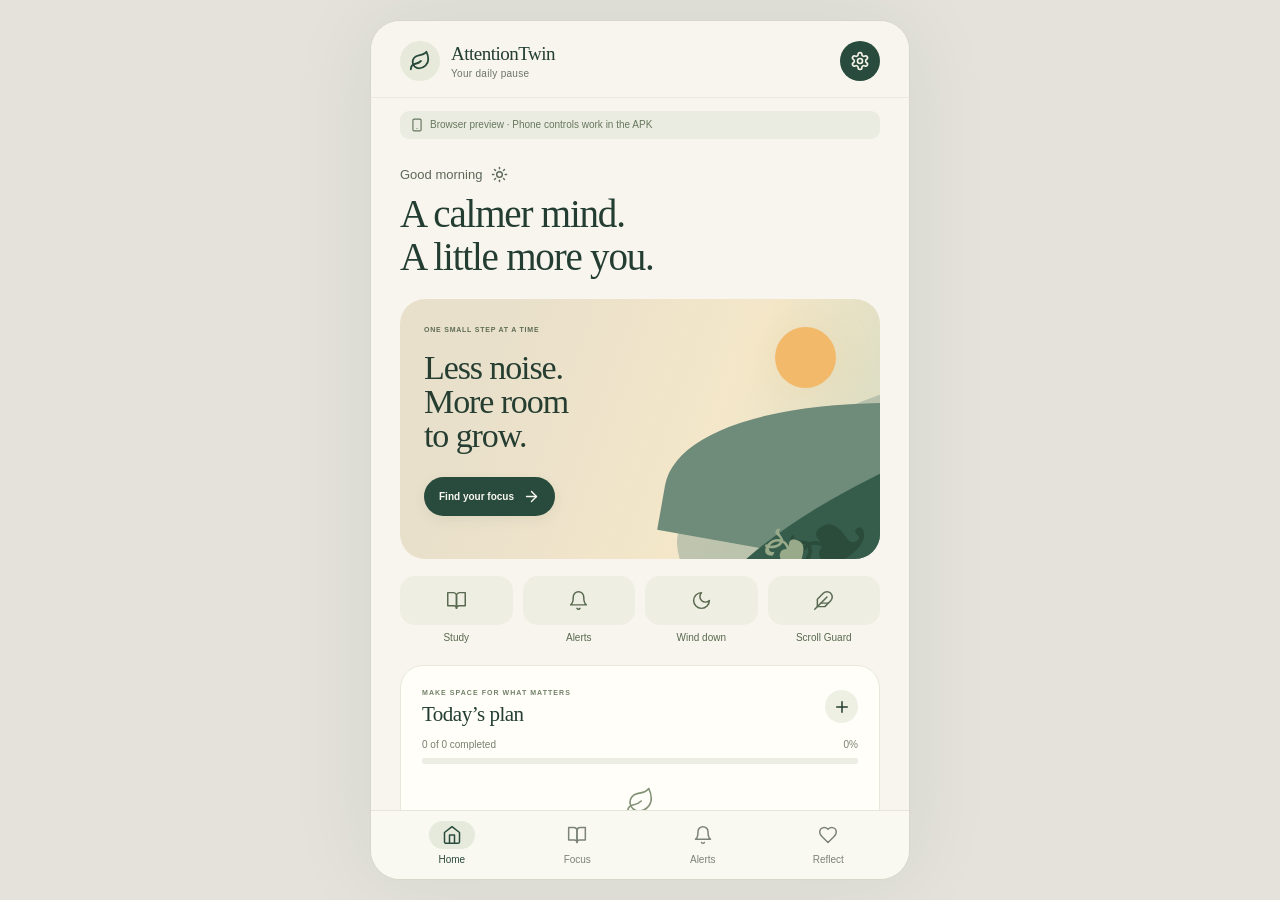
<file: release-v3/offline-demo.html>
<!doctype html>
<html lang="en">
  <head>
    <meta charset="UTF-8" />
    <link rel="icon" type="image/svg+xml" href="data:image/svg+xml,<svg xmlns=%22http://www.w3.org/2000/svg%22 viewBox=%220%22 width=%2232%22 height=%2232%22><text y=%2224%22 font-size=%2224%22>⚡</text></svg>" />
    <meta name="viewport" content="width=device-width, initial-scale=1, viewport-fit=cover" />
    <title>AttentionTwin — Personal Attention Digital Twin</title>
    <script type="module">(function(){const t=document.createElement("link").relList;if(t&&t.supports&&t.supports("modulepreload"))return;for(const l of document.querySelectorAll('link[rel="modulepreload"]'))r(l);new MutationObserver(l=>{for(const s of l)if(s.type==="childList")for(const o of s.addedNodes)o.tagName==="LINK"&&o.rel==="modulepreload"&&r(o)}).observe(document,{childList:!0,subtree:!0});function n(l){const s={};return l.integrity&&(s.integrity=l.integrity),l.referrerPolicy&&(s.referrerPolicy=l.referrerPolicy),l.crossOrigin==="use-credentials"?s.credentials="include":l.crossOrigin==="anonymous"?s.credentials="omit":s.credentials="same-origin",s}function r(l){if(l.ep)return;l.ep=!0;const s=n(l);fetch(l.href,s)}})();function gd(e){return e&&e.__esModule&&Object.prototype.hasOwnProperty.call(e,"default")?e.default:e}var Ga={exports:{}},Rl={},Qa={exports:{}},R={};/**
 * @license React
 * react.production.min.js
 *
 * Copyright (c) Facebook, Inc. and its affiliates.
 *
 * This source code is licensed under the MIT license found in the
 * LICENSE file in the root directory of this source tree.
 */var Pr=Symbol.for("react.element"),xd=Symbol.for("react.portal"),wd=Symbol.for("react.fragment"),kd=Symbol.for("react.strict_mode"),jd=Symbol.for("react.profiler"),Sd=Symbol.for("react.provider"),Cd=Symbol.for("react.context"),Ed=Symbol.for("react.forward_ref"),Nd=Symbol.for("react.suspense"),Pd=Symbol.for("react.memo"),Ld=Symbol.for("react.lazy"),Lo=Symbol.iterator;function Td(e){return e===null||typeof e!="object"?null:(e=Lo&&e[Lo]||e["@@iterator"],typeof e=="function"?e:null)}var ba={isMounted:function(){return!1},enqueueForceUpdate:function(){},enqueueReplaceState:function(){},enqueueSetState:function(){}},Ka=Object.assign,Xa={};function Rn(e,t,n){this.props=e,this.context=t,this.refs=Xa,this.updater=n||ba}Rn.prototype.isReactComponent={};Rn.prototype.setState=function(e,t){if(typeof e!="object"&&typeof e!="function"&&e!=null)throw Error("setState(...): takes an object of state variables to update or a function which returns an object of state variables.");this.updater.enqueueSetState(this,e,t,"setState")};Rn.prototype.forceUpdate=function(e){this.updater.enqueueForceUpdate(this,e,"forceUpdate")};function Za(){}Za.prototype=Rn.prototype;function Li(e,t,n){this.props=e,this.context=t,this.refs=Xa,this.updater=n||ba}var Ti=Li.prototype=new Za;Ti.constructor=Li;Ka(Ti,Rn.prototype);Ti.isPureReactComponent=!0;var To=Array.isArray,Ja=Object.prototype.hasOwnProperty,_i={current:null},qa={key:!0,ref:!0,__self:!0,__source:!0};function eu(e,t,n){var r,l={},s=null,o=null;if(t!=null)for(r in t.ref!==void 0&&(o=t.ref),t.key!==void 0&&(s=""+t.key),t)Ja.call(t,r)&&!qa.hasOwnProperty(r)&&(l[r]=t[r]);var a=arguments.length-2;if(a===1)l.children=n;else if(1<a){for(var u=Array(a),f=0;f<a;f++)u[f]=arguments[f+2];l.children=u}if(e&&e.defaultProps)for(r in a=e.defaultProps,a)l[r]===void 0&&(l[r]=a[r]);return{$$typeof:Pr,type:e,key:s,ref:o,props:l,_owner:_i.current}}function _d(e,t){return{$$typeof:Pr,type:e.type,key:t,ref:e.ref,props:e.props,_owner:e._owner}}function Ai(e){return typeof e=="object"&&e!==null&&e.$$typeof===Pr}function Ad(e){var t={"=":"=0",":":"=2"};return"$"+e.replace(/[=:]/g,function(n){return t[n]})}var _o=/\/+/g;function es(e,t){return typeof e=="object"&&e!==null&&e.key!=null?Ad(""+e.key):t.toString(36)}function Zr(e,t,n,r,l){var s=typeof e;(s==="undefined"||s==="boolean")&&(e=null);var o=!1;if(e===null)o=!0;else switch(s){case"string":case"number":o=!0;break;case"object":switch(e.$$typeof){case Pr:case xd:o=!0}}if(o)return o=e,l=l(o),e=r===""?"."+es(o,0):r,To(l)?(n="",e!=null&&(n=e.replace(_o,"$&/")+"/"),Zr(l,t,n,"",function(f){return f})):l!=null&&(Ai(l)&&(l=_d(l,n+(!l.key||o&&o.key===l.key?"":(""+l.key).replace(_o,"$&/")+"/")+e)),t.push(l)),1;if(o=0,r=r===""?".":r+":",To(e))for(var a=0;a<e.length;a++){s=e[a];var u=r+es(s,a);o+=Zr(s,t,n,u,l)}else if(u=Td(e),typeof u=="function")for(e=u.call(e),a=0;!(s=e.next()).done;)s=s.value,u=r+es(s,a++),o+=Zr(s,t,n,u,l);else if(s==="object")throw t=String(e),Error("Objects are not valid as a React child (found: "+(t==="[object Object]"?"object with keys {"+Object.keys(e).join(", ")+"}":t)+"). If you meant to render a collection of children, use an array instead.");return o}function Dr(e,t,n){if(e==null)return e;var r=[],l=0;return Zr(e,r,"","",function(s){return t.call(n,s,l++)}),r}function zd(e){if(e._status===-1){var t=e._result;t=t(),t.then(function(n){(e._status===0||e._status===-1)&&(e._status=1,e._result=n)},function(n){(e._status===0||e._status===-1)&&(e._status=2,e._result=n)}),e._status===-1&&(e._status=0,e._result=t)}if(e._status===1)return e._result.default;throw e._result}var ge={current:null},Jr={transition:null},Dd={ReactCurrentDispatcher:ge,ReactCurrentBatchConfig:Jr,ReactCurrentOwner:_i};function tu(){throw Error("act(...) is not supported in production builds of React.")}R.Children={map:Dr,forEach:function(e,t,n){Dr(e,function(){t.apply(this,arguments)},n)},count:function(e){var t=0;return Dr(e,function(){t++}),t},toArray:function(e){return Dr(e,function(t){return t})||[]},only:function(e){if(!Ai(e))throw Error("React.Children.only expected to receive a single React element child.");return e}};R.Component=Rn;R.Fragment=wd;R.Profiler=jd;R.PureComponent=Li;R.StrictMode=kd;R.Suspense=Nd;R.__SECRET_INTERNALS_DO_NOT_USE_OR_YOU_WILL_BE_FIRED=Dd;R.act=tu;R.cloneElement=function(e,t,n){if(e==null)throw Error("React.cloneElement(...): The argument must be a React element, but you passed "+e+".");var r=Ka({},e.props),l=e.key,s=e.ref,o=e._owner;if(t!=null){if(t.ref!==void 0&&(s=t.ref,o=_i.current),t.key!==void 0&&(l=""+t.key),e.type&&e.type.defaultProps)var a=e.type.defaultProps;for(u in t)Ja.call(t,u)&&!qa.hasOwnProperty(u)&&(r[u]=t[u]===void 0&&a!==void 0?a[u]:t[u])}var u=arguments.length-2;if(u===1)r.children=n;else if(1<u){a=Array(u);for(var f=0;f<u;f++)a[f]=arguments[f+2];r.children=a}return{$$typeof:Pr,type:e.type,key:l,ref:s,props:r,_owner:o}};R.createContext=function(e){return e={$$typeof:Cd,_currentValue:e,_currentValue2:e,_threadCount:0,Provider:null,Consumer:null,_defaultValue:null,_globalName:null},e.Provider={$$typeof:Sd,_context:e},e.Consumer=e};R.createElement=eu;R.createFactory=function(e){var t=eu.bind(null,e);return t.type=e,t};R.createRef=function(){return{current:null}};R.forwardRef=function(e){return{$$typeof:Ed,render:e}};R.isValidElement=Ai;R.lazy=function(e){return{$$typeof:Ld,_payload:{_status:-1,_result:e},_init:zd}};R.memo=function(e,t){return{$$typeof:Pd,type:e,compare:t===void 0?null:t}};R.startTransition=function(e){var t=Jr.transition;Jr.transition={};try{e()}finally{Jr.transition=t}};R.unstable_act=tu;R.useCallback=function(e,t){return ge.current.useCallback(e,t)};R.useContext=function(e){return ge.current.useContext(e)};R.useDebugValue=function(){};R.useDeferredValue=function(e){return ge.current.useDeferredValue(e)};R.useEffect=function(e,t){return ge.current.useEffect(e,t)};R.useId=function(){return ge.current.useId()};R.useImperativeHandle=function(e,t,n){return ge.current.useImperativeHandle(e,t,n)};R.useInsertionEffect=function(e,t){return ge.current.useInsertionEffect(e,t)};R.useLayoutEffect=function(e,t){return ge.current.useLayoutEffect(e,t)};R.useMemo=function(e,t){return ge.current.useMemo(e,t)};R.useReducer=function(e,t,n){return ge.current.useReducer(e,t,n)};R.useRef=function(e){return ge.current.useRef(e)};R.useState=function(e){return ge.current.useState(e)};R.useSyncExternalStore=function(e,t,n){return ge.current.useSyncExternalStore(e,t,n)};R.useTransition=function(){return ge.current.useTransition()};R.version="18.3.1";Qa.exports=R;var T=Qa.exports;const Od=gd(T);/**
 * @license React
 * react-jsx-runtime.production.min.js
 *
 * Copyright (c) Facebook, Inc. and its affiliates.
 *
 * This source code is licensed under the MIT license found in the
 * LICENSE file in the root directory of this source tree.
 */var Md=T,Rd=Symbol.for("react.element"),Fd=Symbol.for("react.fragment"),Id=Object.prototype.hasOwnProperty,$d=Md.__SECRET_INTERNALS_DO_NOT_USE_OR_YOU_WILL_BE_FIRED.ReactCurrentOwner,Ud={key:!0,ref:!0,__self:!0,__source:!0};function nu(e,t,n){var r,l={},s=null,o=null;n!==void 0&&(s=""+n),t.key!==void 0&&(s=""+t.key),t.ref!==void 0&&(o=t.ref);for(r in t)Id.call(t,r)&&!Ud.hasOwnProperty(r)&&(l[r]=t[r]);if(e&&e.defaultProps)for(r in t=e.defaultProps,t)l[r]===void 0&&(l[r]=t[r]);return{$$typeof:Rd,type:e,key:s,ref:o,props:l,_owner:$d.current}}Rl.Fragment=Fd;Rl.jsx=nu;Rl.jsxs=nu;Ga.exports=Rl;var i=Ga.exports,Ts={},ru={exports:{}},Ae={},lu={exports:{}},su={};/**
 * @license React
 * scheduler.production.min.js
 *
 * Copyright (c) Facebook, Inc. and its affiliates.
 *
 * This source code is licensed under the MIT license found in the
 * LICENSE file in the root directory of this source tree.
 */(function(e){function t(j,A){var z=j.length;j.push(A);e:for(;0<z;){var I=z-1>>>1,te=j[I];if(0<l(te,A))j[I]=A,j[z]=te,z=I;else break e}}function n(j){return j.length===0?null:j[0]}function r(j){if(j.length===0)return null;var A=j[0],z=j.pop();if(z!==A){j[0]=z;e:for(var I=0,te=j.length,sn=te>>>1;I<sn;){var lt=2*(I+1)-1,Wn=j[lt],st=lt+1,on=j[st];if(0>l(Wn,z))st<te&&0>l(on,Wn)?(j[I]=on,j[st]=z,I=st):(j[I]=Wn,j[lt]=z,I=lt);else if(st<te&&0>l(on,z))j[I]=on,j[st]=z,I=st;else break e}}return A}function l(j,A){var z=j.sortIndex-A.sortIndex;return z!==0?z:j.id-A.id}if(typeof performance=="object"&&typeof performance.now=="function"){var s=performance;e.unstable_now=function(){return s.now()}}else{var o=Date,a=o.now();e.unstable_now=function(){return o.now()-a}}var u=[],f=[],v=1,h=null,p=3,y=!1,x=!1,k=!1,M=typeof setTimeout=="function"?setTimeout:null,c=typeof clearTimeout=="function"?clearTimeout:null,d=typeof setImmediate<"u"?setImmediate:null;typeof navigator<"u"&&navigator.scheduling!==void 0&&navigator.scheduling.isInputPending!==void 0&&navigator.scheduling.isInputPending.bind(navigator.scheduling);function m(j){for(var A=n(f);A!==null;){if(A.callback===null)r(f);else if(A.startTime<=j)r(f),A.sortIndex=A.expirationTime,t(u,A);else break;A=n(f)}}function g(j){if(k=!1,m(j),!x)if(n(u)!==null)x=!0,me(C);else{var A=n(f);A!==null&&ln(g,A.startTime-j)}}function C(j,A){x=!1,k&&(k=!1,c(S),S=-1),y=!0;var z=p;try{for(m(A),h=n(u);h!==null&&(!(h.expirationTime>A)||j&&!b());){var I=h.callback;if(typeof I=="function"){h.callback=null,p=h.priorityLevel;var te=I(h.expirationTime<=A);A=e.unstable_now(),typeof te=="function"?h.callback=te:h===n(u)&&r(u),m(A)}else r(u);h=n(u)}if(h!==null)var sn=!0;else{var lt=n(f);lt!==null&&ln(g,lt.startTime-A),sn=!1}return sn}finally{h=null,p=z,y=!1}}var P=!1,N=null,S=-1,O=5,_=-1;function b(){return!(e.unstable_now()-_<O)}function ce(){if(N!==null){var j=e.unstable_now();_=j;var A=!0;try{A=N(!0,j)}finally{A?J():(P=!1,N=null)}}else P=!1}var J;if(typeof d=="function")J=function(){d(ce)};else if(typeof MessageChannel<"u"){var We=new MessageChannel,De=We.port2;We.port1.onmessage=ce,J=function(){De.postMessage(null)}}else J=function(){M(ce,0)};function me(j){N=j,P||(P=!0,J())}function ln(j,A){S=M(function(){j(e.unstable_now())},A)}e.unstable_IdlePriority=5,e.unstable_ImmediatePriority=1,e.unstable_LowPriority=4,e.unstable_NormalPriority=3,e.unstable_Profiling=null,e.unstable_UserBlockingPriority=2,e.unstable_cancelCallback=function(j){j.callback=null},e.unstable_continueExecution=function(){x||y||(x=!0,me(C))},e.unstable_forceFrameRate=function(j){0>j||125<j?console.error("forceFrameRate takes a positive int between 0 and 125, forcing frame rates higher than 125 fps is not supported"):O=0<j?Math.floor(1e3/j):5},e.unstable_getCurrentPriorityLevel=function(){return p},e.unstable_getFirstCallbackNode=function(){return n(u)},e.unstable_next=function(j){switch(p){case 1:case 2:case 3:var A=3;break;default:A=p}var z=p;p=A;try{return j()}finally{p=z}},e.unstable_pauseExecution=function(){},e.unstable_requestPaint=function(){},e.unstable_runWithPriority=function(j,A){switch(j){case 1:case 2:case 3:case 4:case 5:break;default:j=3}var z=p;p=j;try{return A()}finally{p=z}},e.unstable_scheduleCallback=function(j,A,z){var I=e.unstable_now();switch(typeof z=="object"&&z!==null?(z=z.delay,z=typeof z=="number"&&0<z?I+z:I):z=I,j){case 1:var te=-1;break;case 2:te=250;break;case 5:te=1073741823;break;case 4:te=1e4;break;default:te=5e3}return te=z+te,j={id:v++,callback:A,priorityLevel:j,startTime:z,expirationTime:te,sortIndex:-1},z>I?(j.sortIndex=z,t(f,j),n(u)===null&&j===n(f)&&(k?(c(S),S=-1):k=!0,ln(g,z-I))):(j.sortIndex=te,t(u,j),x||y||(x=!0,me(C))),j},e.unstable_shouldYield=b,e.unstable_wrapCallback=function(j){var A=p;return function(){var z=p;p=A;try{return j.apply(this,arguments)}finally{p=z}}}})(su);lu.exports=su;var Wd=lu.exports;/**
 * @license React
 * react-dom.production.min.js
 *
 * Copyright (c) Facebook, Inc. and its affiliates.
 *
 * This source code is licensed under the MIT license found in the
 * LICENSE file in the root directory of this source tree.
 */var Hd=T,_e=Wd;function w(e){for(var t="https://reactjs.org/docs/error-decoder.html?invariant="+e,n=1;n<arguments.length;n++)t+="&args[]="+encodeURIComponent(arguments[n]);return"Minified React error #"+e+"; visit "+t+" for the full message or use the non-minified dev environment for full errors and additional helpful warnings."}var iu=new Set,cr={};function nn(e,t){Ln(e,t),Ln(e+"Capture",t)}function Ln(e,t){for(cr[e]=t,e=0;e<t.length;e++)iu.add(t[e])}var pt=!(typeof window>"u"||typeof window.document>"u"||typeof window.document.createElement>"u"),_s=Object.prototype.hasOwnProperty,Bd=/^[:A-Z_a-z\u00C0-\u00D6\u00D8-\u00F6\u00F8-\u02FF\u0370-\u037D\u037F-\u1FFF\u200C-\u200D\u2070-\u218F\u2C00-\u2FEF\u3001-\uD7FF\uF900-\uFDCF\uFDF0-\uFFFD][:A-Z_a-z\u00C0-\u00D6\u00D8-\u00F6\u00F8-\u02FF\u0370-\u037D\u037F-\u1FFF\u200C-\u200D\u2070-\u218F\u2C00-\u2FEF\u3001-\uD7FF\uF900-\uFDCF\uFDF0-\uFFFD\-.0-9\u00B7\u0300-\u036F\u203F-\u2040]*$/,Ao={},zo={};function Vd(e){return _s.call(zo,e)?!0:_s.call(Ao,e)?!1:Bd.test(e)?zo[e]=!0:(Ao[e]=!0,!1)}function Yd(e,t,n,r){if(n!==null&&n.type===0)return!1;switch(typeof t){case"function":case"symbol":return!0;case"boolean":return r?!1:n!==null?!n.acceptsBooleans:(e=e.toLowerCase().slice(0,5),e!=="data-"&&e!=="aria-");default:return!1}}function Gd(e,t,n,r){if(t===null||typeof t>"u"||Yd(e,t,n,r))return!0;if(r)return!1;if(n!==null)switch(n.type){case 3:return!t;case 4:return t===!1;case 5:return isNaN(t);case 6:return isNaN(t)||1>t}return!1}function xe(e,t,n,r,l,s,o){this.acceptsBooleans=t===2||t===3||t===4,this.attributeName=r,this.attributeNamespace=l,this.mustUseProperty=n,this.propertyName=e,this.type=t,this.sanitizeURL=s,this.removeEmptyString=o}var ue={};"children dangerouslySetInnerHTML defaultValue defaultChecked innerHTML suppressContentEditableWarning suppressHydrationWarning style".split(" ").forEach(function(e){ue[e]=new xe(e,0,!1,e,null,!1,!1)});[["acceptCharset","accept-charset"],["className","class"],["htmlFor","for"],["httpEquiv","http-equiv"]].forEach(function(e){var t=e[0];ue[t]=new xe(t,1,!1,e[1],null,!1,!1)});["contentEditable","draggable","spellCheck","value"].forEach(function(e){ue[e]=new xe(e,2,!1,e.toLowerCase(),null,!1,!1)});["autoReverse","externalResourcesRequired","focusable","preserveAlpha"].forEach(function(e){ue[e]=new xe(e,2,!1,e,null,!1,!1)});"allowFullScreen async autoFocus autoPlay controls default defer disabled disablePictureInPicture disableRemotePlayback formNoValidate hidden loop noModule noValidate open playsInline readOnly required reversed scoped seamless itemScope".split(" ").forEach(function(e){ue[e]=new xe(e,3,!1,e.toLowerCase(),null,!1,!1)});["checked","multiple","muted","selected"].forEach(function(e){ue[e]=new xe(e,3,!0,e,null,!1,!1)});["capture","download"].forEach(function(e){ue[e]=new xe(e,4,!1,e,null,!1,!1)});["cols","rows","size","span"].forEach(function(e){ue[e]=new xe(e,6,!1,e,null,!1,!1)});["rowSpan","start"].forEach(function(e){ue[e]=new xe(e,5,!1,e.toLowerCase(),null,!1,!1)});var zi=/[\-:]([a-z])/g;function Di(e){return e[1].toUpperCase()}"accent-height alignment-baseline arabic-form baseline-shift cap-height clip-path clip-rule color-interpolation color-interpolation-filters color-profile color-rendering dominant-baseline enable-background fill-opacity fill-rule flood-color flood-opacity font-family font-size font-size-adjust font-stretch font-style font-variant font-weight glyph-name glyph-orientation-horizontal glyph-orientation-vertical horiz-adv-x horiz-origin-x image-rendering letter-spacing lighting-color marker-end marker-mid marker-start overline-position overline-thickness paint-order panose-1 pointer-events rendering-intent shape-rendering stop-color stop-opacity strikethrough-position strikethrough-thickness stroke-dasharray stroke-dashoffset stroke-linecap stroke-linejoin stroke-miterlimit stroke-opacity stroke-width text-anchor text-decoration text-rendering underline-position underline-thickness unicode-bidi unicode-range units-per-em v-alphabetic v-hanging v-ideographic v-mathematical vector-effect vert-adv-y vert-origin-x vert-origin-y word-spacing writing-mode xmlns:xlink x-height".split(" ").forEach(function(e){var t=e.replace(zi,Di);ue[t]=new xe(t,1,!1,e,null,!1,!1)});"xlink:actuate xlink:arcrole xlink:role xlink:show xlink:title xlink:type".split(" ").forEach(function(e){var t=e.replace(zi,Di);ue[t]=new xe(t,1,!1,e,"http://www.w3.org/1999/xlink",!1,!1)});["xml:base","xml:lang","xml:space"].forEach(function(e){var t=e.replace(zi,Di);ue[t]=new xe(t,1,!1,e,"http://www.w3.org/XML/1998/namespace",!1,!1)});["tabIndex","crossOrigin"].forEach(function(e){ue[e]=new xe(e,1,!1,e.toLowerCase(),null,!1,!1)});ue.xlinkHref=new xe("xlinkHref",1,!1,"xlink:href","http://www.w3.org/1999/xlink",!0,!1);["src","href","action","formAction"].forEach(function(e){ue[e]=new xe(e,1,!1,e.toLowerCase(),null,!0,!0)});function Oi(e,t,n,r){var l=ue.hasOwnProperty(t)?ue[t]:null;(l!==null?l.type!==0:r||!(2<t.length)||t[0]!=="o"&&t[0]!=="O"||t[1]!=="n"&&t[1]!=="N")&&(Gd(t,n,l,r)&&(n=null),r||l===null?Vd(t)&&(n===null?e.removeAttribute(t):e.setAttribute(t,""+n)):l.mustUseProperty?e[l.propertyName]=n===null?l.type===3?!1:"":n:(t=l.attributeName,r=l.attributeNamespace,n===null?e.removeAttribute(t):(l=l.type,n=l===3||l===4&&n===!0?"":""+n,r?e.setAttributeNS(r,t,n):e.setAttribute(t,n))))}var yt=Hd.__SECRET_INTERNALS_DO_NOT_USE_OR_YOU_WILL_BE_FIRED,Or=Symbol.for("react.element"),un=Symbol.for("react.portal"),cn=Symbol.for("react.fragment"),Mi=Symbol.for("react.strict_mode"),As=Symbol.for("react.profiler"),ou=Symbol.for("react.provider"),au=Symbol.for("react.context"),Ri=Symbol.for("react.forward_ref"),zs=Symbol.for("react.suspense"),Ds=Symbol.for("react.suspense_list"),Fi=Symbol.for("react.memo"),xt=Symbol.for("react.lazy"),uu=Symbol.for("react.offscreen"),Do=Symbol.iterator;function Hn(e){return e===null||typeof e!="object"?null:(e=Do&&e[Do]||e["@@iterator"],typeof e=="function"?e:null)}var Z=Object.assign,ts;function Zn(e){if(ts===void 0)try{throw Error()}catch(n){var t=n.stack.trim().match(/\n( *(at )?)/);ts=t&&t[1]||""}return`
`+ts+e}var ns=!1;function rs(e,t){if(!e||ns)return"";ns=!0;var n=Error.prepareStackTrace;Error.prepareStackTrace=void 0;try{if(t)if(t=function(){throw Error()},Object.defineProperty(t.prototype,"props",{set:function(){throw Error()}}),typeof Reflect=="object"&&Reflect.construct){try{Reflect.construct(t,[])}catch(f){var r=f}Reflect.construct(e,[],t)}else{try{t.call()}catch(f){r=f}e.call(t.prototype)}else{try{throw Error()}catch(f){r=f}e()}}catch(f){if(f&&r&&typeof f.stack=="string"){for(var l=f.stack.split(`
`),s=r.stack.split(`
`),o=l.length-1,a=s.length-1;1<=o&&0<=a&&l[o]!==s[a];)a--;for(;1<=o&&0<=a;o--,a--)if(l[o]!==s[a]){if(o!==1||a!==1)do if(o--,a--,0>a||l[o]!==s[a]){var u=`
`+l[o].replace(" at new "," at ");return e.displayName&&u.includes("<anonymous>")&&(u=u.replace("<anonymous>",e.displayName)),u}while(1<=o&&0<=a);break}}}finally{ns=!1,Error.prepareStackTrace=n}return(e=e?e.displayName||e.name:"")?Zn(e):""}function Qd(e){switch(e.tag){case 5:return Zn(e.type);case 16:return Zn("Lazy");case 13:return Zn("Suspense");case 19:return Zn("SuspenseList");case 0:case 2:case 15:return e=rs(e.type,!1),e;case 11:return e=rs(e.type.render,!1),e;case 1:return e=rs(e.type,!0),e;default:return""}}function Os(e){if(e==null)return null;if(typeof e=="function")return e.displayName||e.name||null;if(typeof e=="string")return e;switch(e){case cn:return"Fragment";case un:return"Portal";case As:return"Profiler";case Mi:return"StrictMode";case zs:return"Suspense";case Ds:return"SuspenseList"}if(typeof e=="object")switch(e.$$typeof){case au:return(e.displayName||"Context")+".Consumer";case ou:return(e._context.displayName||"Context")+".Provider";case Ri:var t=e.render;return e=e.displayName,e||(e=t.displayName||t.name||"",e=e!==""?"ForwardRef("+e+")":"ForwardRef"),e;case Fi:return t=e.displayName||null,t!==null?t:Os(e.type)||"Memo";case xt:t=e._payload,e=e._init;try{return Os(e(t))}catch{}}return null}function bd(e){var t=e.type;switch(e.tag){case 24:return"Cache";case 9:return(t.displayName||"Context")+".Consumer";case 10:return(t._context.displayName||"Context")+".Provider";case 18:return"DehydratedFragment";case 11:return e=t.render,e=e.displayName||e.name||"",t.displayName||(e!==""?"ForwardRef("+e+")":"ForwardRef");case 7:return"Fragment";case 5:return t;case 4:return"Portal";case 3:return"Root";case 6:return"Text";case 16:return Os(t);case 8:return t===Mi?"StrictMode":"Mode";case 22:return"Offscreen";case 12:return"Profiler";case 21:return"Scope";case 13:return"Suspense";case 19:return"SuspenseList";case 25:return"TracingMarker";case 1:case 0:case 17:case 2:case 14:case 15:if(typeof t=="function")return t.displayName||t.name||null;if(typeof t=="string")return t}return null}function Dt(e){switch(typeof e){case"boolean":case"number":case"string":case"undefined":return e;case"object":return e;default:return""}}function cu(e){var t=e.type;return(e=e.nodeName)&&e.toLowerCase()==="input"&&(t==="checkbox"||t==="radio")}function Kd(e){var t=cu(e)?"checked":"value",n=Object.getOwnPropertyDescriptor(e.constructor.prototype,t),r=""+e[t];if(!e.hasOwnProperty(t)&&typeof n<"u"&&typeof n.get=="function"&&typeof n.set=="function"){var l=n.get,s=n.set;return Object.defineProperty(e,t,{configurable:!0,get:function(){return l.call(this)},set:function(o){r=""+o,s.call(this,o)}}),Object.defineProperty(e,t,{enumerable:n.enumerable}),{getValue:function(){return r},setValue:function(o){r=""+o},stopTracking:function(){e._valueTracker=null,delete e[t]}}}}function Mr(e){e._valueTracker||(e._valueTracker=Kd(e))}function du(e){if(!e)return!1;var t=e._valueTracker;if(!t)return!0;var n=t.getValue(),r="";return e&&(r=cu(e)?e.checked?"true":"false":e.value),e=r,e!==n?(t.setValue(e),!0):!1}function cl(e){if(e=e||(typeof document<"u"?document:void 0),typeof e>"u")return null;try{return e.activeElement||e.body}catch{return e.body}}function Ms(e,t){var n=t.checked;return Z({},t,{defaultChecked:void 0,defaultValue:void 0,value:void 0,checked:n??e._wrapperState.initialChecked})}function Oo(e,t){var n=t.defaultValue==null?"":t.defaultValue,r=t.checked!=null?t.checked:t.defaultChecked;n=Dt(t.value!=null?t.value:n),e._wrapperState={initialChecked:r,initialValue:n,controlled:t.type==="checkbox"||t.type==="radio"?t.checked!=null:t.value!=null}}function fu(e,t){t=t.checked,t!=null&&Oi(e,"checked",t,!1)}function Rs(e,t){fu(e,t);var n=Dt(t.value),r=t.type;if(n!=null)r==="number"?(n===0&&e.value===""||e.value!=n)&&(e.value=""+n):e.value!==""+n&&(e.value=""+n);else if(r==="submit"||r==="reset"){e.removeAttribute("value");return}t.hasOwnProperty("value")?Fs(e,t.type,n):t.hasOwnProperty("defaultValue")&&Fs(e,t.type,Dt(t.defaultValue)),t.checked==null&&t.defaultChecked!=null&&(e.defaultChecked=!!t.defaultChecked)}function Mo(e,t,n){if(t.hasOwnProperty("value")||t.hasOwnProperty("defaultValue")){var r=t.type;if(!(r!=="submit"&&r!=="reset"||t.value!==void 0&&t.value!==null))return;t=""+e._wrapperState.initialValue,n||t===e.value||(e.value=t),e.defaultValue=t}n=e.name,n!==""&&(e.name=""),e.defaultChecked=!!e._wrapperState.initialChecked,n!==""&&(e.name=n)}function Fs(e,t,n){(t!=="number"||cl(e.ownerDocument)!==e)&&(n==null?e.defaultValue=""+e._wrapperState.initialValue:e.defaultValue!==""+n&&(e.defaultValue=""+n))}var Jn=Array.isArray;function kn(e,t,n,r){if(e=e.options,t){t={};for(var l=0;l<n.length;l++)t["$"+n[l]]=!0;for(n=0;n<e.length;n++)l=t.hasOwnProperty("$"+e[n].value),e[n].selected!==l&&(e[n].selected=l),l&&r&&(e[n].defaultSelected=!0)}else{for(n=""+Dt(n),t=null,l=0;l<e.length;l++){if(e[l].value===n){e[l].selected=!0,r&&(e[l].defaultSelected=!0);return}t!==null||e[l].disabled||(t=e[l])}t!==null&&(t.selected=!0)}}function Is(e,t){if(t.dangerouslySetInnerHTML!=null)throw Error(w(91));return Z({},t,{value:void 0,defaultValue:void 0,children:""+e._wrapperState.initialValue})}function Ro(e,t){var n=t.value;if(n==null){if(n=t.children,t=t.defaultValue,n!=null){if(t!=null)throw Error(w(92));if(Jn(n)){if(1<n.length)throw Error(w(93));n=n[0]}t=n}t==null&&(t=""),n=t}e._wrapperState={initialValue:Dt(n)}}function pu(e,t){var n=Dt(t.value),r=Dt(t.defaultValue);n!=null&&(n=""+n,n!==e.value&&(e.value=n),t.defaultValue==null&&e.defaultValue!==n&&(e.defaultValue=n)),r!=null&&(e.defaultValue=""+r)}function Fo(e){var t=e.textContent;t===e._wrapperState.initialValue&&t!==""&&t!==null&&(e.value=t)}function hu(e){switch(e){case"svg":return"http://www.w3.org/2000/svg";case"math":return"http://www.w3.org/1998/Math/MathML";default:return"http://www.w3.org/1999/xhtml"}}function $s(e,t){return e==null||e==="http://www.w3.org/1999/xhtml"?hu(t):e==="http://www.w3.org/2000/svg"&&t==="foreignObject"?"http://www.w3.org/1999/xhtml":e}var Rr,mu=function(e){return typeof MSApp<"u"&&MSApp.execUnsafeLocalFunction?function(t,n,r,l){MSApp.execUnsafeLocalFunction(function(){return e(t,n,r,l)})}:e}(function(e,t){if(e.namespaceURI!=="http://www.w3.org/2000/svg"||"innerHTML"in e)e.innerHTML=t;else{for(Rr=Rr||document.createElement("div"),Rr.innerHTML="<svg>"+t.valueOf().toString()+"</svg>",t=Rr.firstChild;e.firstChild;)e.removeChild(e.firstChild);for(;t.firstChild;)e.appendChild(t.firstChild)}});function dr(e,t){if(t){var n=e.firstChild;if(n&&n===e.lastChild&&n.nodeType===3){n.nodeValue=t;return}}e.textContent=t}var tr={animationIterationCount:!0,aspectRatio:!0,borderImageOutset:!0,borderImageSlice:!0,borderImageWidth:!0,boxFlex:!0,boxFlexGroup:!0,boxOrdinalGroup:!0,columnCount:!0,columns:!0,flex:!0,flexGrow:!0,flexPositive:!0,flexShrink:!0,flexNegative:!0,flexOrder:!0,gridArea:!0,gridRow:!0,gridRowEnd:!0,gridRowSpan:!0,gridRowStart:!0,gridColumn:!0,gridColumnEnd:!0,gridColumnSpan:!0,gridColumnStart:!0,fontWeight:!0,lineClamp:!0,lineHeight:!0,opacity:!0,order:!0,orphans:!0,tabSize:!0,widows:!0,zIndex:!0,zoom:!0,fillOpacity:!0,floodOpacity:!0,stopOpacity:!0,strokeDasharray:!0,strokeDashoffset:!0,strokeMiterlimit:!0,strokeOpacity:!0,strokeWidth:!0},Xd=["Webkit","ms","Moz","O"];Object.keys(tr).forEach(function(e){Xd.forEach(function(t){t=t+e.charAt(0).toUpperCase()+e.substring(1),tr[t]=tr[e]})});function vu(e,t,n){return t==null||typeof t=="boolean"||t===""?"":n||typeof t!="number"||t===0||tr.hasOwnProperty(e)&&tr[e]?(""+t).trim():t+"px"}function yu(e,t){e=e.style;for(var n in t)if(t.hasOwnProperty(n)){var r=n.indexOf("--")===0,l=vu(n,t[n],r);n==="float"&&(n="cssFloat"),r?e.setProperty(n,l):e[n]=l}}var Zd=Z({menuitem:!0},{area:!0,base:!0,br:!0,col:!0,embed:!0,hr:!0,img:!0,input:!0,keygen:!0,link:!0,meta:!0,param:!0,source:!0,track:!0,wbr:!0});function Us(e,t){if(t){if(Zd[e]&&(t.children!=null||t.dangerouslySetInnerHTML!=null))throw Error(w(137,e));if(t.dangerouslySetInnerHTML!=null){if(t.children!=null)throw Error(w(60));if(typeof t.dangerouslySetInnerHTML!="object"||!("__html"in t.dangerouslySetInnerHTML))throw Error(w(61))}if(t.style!=null&&typeof t.style!="object")throw Error(w(62))}}function Ws(e,t){if(e.indexOf("-")===-1)return typeof t.is=="string";switch(e){case"annotation-xml":case"color-profile":case"font-face":case"font-face-src":case"font-face-uri":case"font-face-format":case"font-face-name":case"missing-glyph":return!1;default:return!0}}var Hs=null;function Ii(e){return e=e.target||e.srcElement||window,e.correspondingUseElement&&(e=e.correspondingUseElement),e.nodeType===3?e.parentNode:e}var Bs=null,jn=null,Sn=null;function Io(e){if(e=_r(e)){if(typeof Bs!="function")throw Error(w(280));var t=e.stateNode;t&&(t=Wl(t),Bs(e.stateNode,e.type,t))}}function gu(e){jn?Sn?Sn.push(e):Sn=[e]:jn=e}function xu(){if(jn){var e=jn,t=Sn;if(Sn=jn=null,Io(e),t)for(e=0;e<t.length;e++)Io(t[e])}}function wu(e,t){return e(t)}function ku(){}var ls=!1;function ju(e,t,n){if(ls)return e(t,n);ls=!0;try{return wu(e,t,n)}finally{ls=!1,(jn!==null||Sn!==null)&&(ku(),xu())}}function fr(e,t){var n=e.stateNode;if(n===null)return null;var r=Wl(n);if(r===null)return null;n=r[t];e:switch(t){case"onClick":case"onClickCapture":case"onDoubleClick":case"onDoubleClickCapture":case"onMouseDown":case"onMouseDownCapture":case"onMouseMove":case"onMouseMoveCapture":case"onMouseUp":case"onMouseUpCapture":case"onMouseEnter":(r=!r.disabled)||(e=e.type,r=!(e==="button"||e==="input"||e==="select"||e==="textarea")),e=!r;break e;default:e=!1}if(e)return null;if(n&&typeof n!="function")throw Error(w(231,t,typeof n));return n}var Vs=!1;if(pt)try{var Bn={};Object.defineProperty(Bn,"passive",{get:function(){Vs=!0}}),window.addEventListener("test",Bn,Bn),window.removeEventListener("test",Bn,Bn)}catch{Vs=!1}function Jd(e,t,n,r,l,s,o,a,u){var f=Array.prototype.slice.call(arguments,3);try{t.apply(n,f)}catch(v){this.onError(v)}}var nr=!1,dl=null,fl=!1,Ys=null,qd={onError:function(e){nr=!0,dl=e}};function ef(e,t,n,r,l,s,o,a,u){nr=!1,dl=null,Jd.apply(qd,arguments)}function tf(e,t,n,r,l,s,o,a,u){if(ef.apply(this,arguments),nr){if(nr){var f=dl;nr=!1,dl=null}else throw Error(w(198));fl||(fl=!0,Ys=f)}}function rn(e){var t=e,n=e;if(e.alternate)for(;t.return;)t=t.return;else{e=t;do t=e,t.flags&4098&&(n=t.return),e=t.return;while(e)}return t.tag===3?n:null}function Su(e){if(e.tag===13){var t=e.memoizedState;if(t===null&&(e=e.alternate,e!==null&&(t=e.memoizedState)),t!==null)return t.dehydrated}return null}function $o(e){if(rn(e)!==e)throw Error(w(188))}function nf(e){var t=e.alternate;if(!t){if(t=rn(e),t===null)throw Error(w(188));return t!==e?null:e}for(var n=e,r=t;;){var l=n.return;if(l===null)break;var s=l.alternate;if(s===null){if(r=l.return,r!==null){n=r;continue}break}if(l.child===s.child){for(s=l.child;s;){if(s===n)return $o(l),e;if(s===r)return $o(l),t;s=s.sibling}throw Error(w(188))}if(n.return!==r.return)n=l,r=s;else{for(var o=!1,a=l.child;a;){if(a===n){o=!0,n=l,r=s;break}if(a===r){o=!0,r=l,n=s;break}a=a.sibling}if(!o){for(a=s.child;a;){if(a===n){o=!0,n=s,r=l;break}if(a===r){o=!0,r=s,n=l;break}a=a.sibling}if(!o)throw Error(w(189))}}if(n.alternate!==r)throw Error(w(190))}if(n.tag!==3)throw Error(w(188));return n.stateNode.current===n?e:t}function Cu(e){return e=nf(e),e!==null?Eu(e):null}function Eu(e){if(e.tag===5||e.tag===6)return e;for(e=e.child;e!==null;){var t=Eu(e);if(t!==null)return t;e=e.sibling}return null}var Nu=_e.unstable_scheduleCallback,Uo=_e.unstable_cancelCallback,rf=_e.unstable_shouldYield,lf=_e.unstable_requestPaint,ee=_e.unstable_now,sf=_e.unstable_getCurrentPriorityLevel,$i=_e.unstable_ImmediatePriority,Pu=_e.unstable_UserBlockingPriority,pl=_e.unstable_NormalPriority,of=_e.unstable_LowPriority,Lu=_e.unstable_IdlePriority,Fl=null,nt=null;function af(e){if(nt&&typeof nt.onCommitFiberRoot=="function")try{nt.onCommitFiberRoot(Fl,e,void 0,(e.current.flags&128)===128)}catch{}}var Ge=Math.clz32?Math.clz32:df,uf=Math.log,cf=Math.LN2;function df(e){return e>>>=0,e===0?32:31-(uf(e)/cf|0)|0}var Fr=64,Ir=4194304;function qn(e){switch(e&-e){case 1:return 1;case 2:return 2;case 4:return 4;case 8:return 8;case 16:return 16;case 32:return 32;case 64:case 128:case 256:case 512:case 1024:case 2048:case 4096:case 8192:case 16384:case 32768:case 65536:case 131072:case 262144:case 524288:case 1048576:case 2097152:return e&4194240;case 4194304:case 8388608:case 16777216:case 33554432:case 67108864:return e&130023424;case 134217728:return 134217728;case 268435456:return 268435456;case 536870912:return 536870912;case 1073741824:return 1073741824;default:return e}}function hl(e,t){var n=e.pendingLanes;if(n===0)return 0;var r=0,l=e.suspendedLanes,s=e.pingedLanes,o=n&268435455;if(o!==0){var a=o&~l;a!==0?r=qn(a):(s&=o,s!==0&&(r=qn(s)))}else o=n&~l,o!==0?r=qn(o):s!==0&&(r=qn(s));if(r===0)return 0;if(t!==0&&t!==r&&!(t&l)&&(l=r&-r,s=t&-t,l>=s||l===16&&(s&4194240)!==0))return t;if(r&4&&(r|=n&16),t=e.entangledLanes,t!==0)for(e=e.entanglements,t&=r;0<t;)n=31-Ge(t),l=1<<n,r|=e[n],t&=~l;return r}function ff(e,t){switch(e){case 1:case 2:case 4:return t+250;case 8:case 16:case 32:case 64:case 128:case 256:case 512:case 1024:case 2048:case 4096:case 8192:case 16384:case 32768:case 65536:case 131072:case 262144:case 524288:case 1048576:case 2097152:return t+5e3;case 4194304:case 8388608:case 16777216:case 33554432:case 67108864:return-1;case 134217728:case 268435456:case 536870912:case 1073741824:return-1;default:return-1}}function pf(e,t){for(var n=e.suspendedLanes,r=e.pingedLanes,l=e.expirationTimes,s=e.pendingLanes;0<s;){var o=31-Ge(s),a=1<<o,u=l[o];u===-1?(!(a&n)||a&r)&&(l[o]=ff(a,t)):u<=t&&(e.expiredLanes|=a),s&=~a}}function Gs(e){return e=e.pendingLanes&-1073741825,e!==0?e:e&1073741824?1073741824:0}function Tu(){var e=Fr;return Fr<<=1,!(Fr&4194240)&&(Fr=64),e}function ss(e){for(var t=[],n=0;31>n;n++)t.push(e);return t}function Lr(e,t,n){e.pendingLanes|=t,t!==536870912&&(e.suspendedLanes=0,e.pingedLanes=0),e=e.eventTimes,t=31-Ge(t),e[t]=n}function hf(e,t){var n=e.pendingLanes&~t;e.pendingLanes=t,e.suspendedLanes=0,e.pingedLanes=0,e.expiredLanes&=t,e.mutableReadLanes&=t,e.entangledLanes&=t,t=e.entanglements;var r=e.eventTimes;for(e=e.expirationTimes;0<n;){var l=31-Ge(n),s=1<<l;t[l]=0,r[l]=-1,e[l]=-1,n&=~s}}function Ui(e,t){var n=e.entangledLanes|=t;for(e=e.entanglements;n;){var r=31-Ge(n),l=1<<r;l&t|e[r]&t&&(e[r]|=t),n&=~l}}var U=0;function _u(e){return e&=-e,1<e?4<e?e&268435455?16:536870912:4:1}var Au,Wi,zu,Du,Ou,Qs=!1,$r=[],Et=null,Nt=null,Pt=null,pr=new Map,hr=new Map,kt=[],mf="mousedown mouseup touchcancel touchend touchstart auxclick dblclick pointercancel pointerdown pointerup dragend dragstart drop compositionend compositionstart keydown keypress keyup input textInput copy cut paste click change contextmenu reset submit".split(" ");function Wo(e,t){switch(e){case"focusin":case"focusout":Et=null;break;case"dragenter":case"dragleave":Nt=null;break;case"mouseover":case"mouseout":Pt=null;break;case"pointerover":case"pointerout":pr.delete(t.pointerId);break;case"gotpointercapture":case"lostpointercapture":hr.delete(t.pointerId)}}function Vn(e,t,n,r,l,s){return e===null||e.nativeEvent!==s?(e={blockedOn:t,domEventName:n,eventSystemFlags:r,nativeEvent:s,targetContainers:[l]},t!==null&&(t=_r(t),t!==null&&Wi(t)),e):(e.eventSystemFlags|=r,t=e.targetContainers,l!==null&&t.indexOf(l)===-1&&t.push(l),e)}function vf(e,t,n,r,l){switch(t){case"focusin":return Et=Vn(Et,e,t,n,r,l),!0;case"dragenter":return Nt=Vn(Nt,e,t,n,r,l),!0;case"mouseover":return Pt=Vn(Pt,e,t,n,r,l),!0;case"pointerover":var s=l.pointerId;return pr.set(s,Vn(pr.get(s)||null,e,t,n,r,l)),!0;case"gotpointercapture":return s=l.pointerId,hr.set(s,Vn(hr.get(s)||null,e,t,n,r,l)),!0}return!1}function Mu(e){var t=Bt(e.target);if(t!==null){var n=rn(t);if(n!==null){if(t=n.tag,t===13){if(t=Su(n),t!==null){e.blockedOn=t,Ou(e.priority,function(){zu(n)});return}}else if(t===3&&n.stateNode.current.memoizedState.isDehydrated){e.blockedOn=n.tag===3?n.stateNode.containerInfo:null;return}}}e.blockedOn=null}function qr(e){if(e.blockedOn!==null)return!1;for(var t=e.targetContainers;0<t.length;){var n=bs(e.domEventName,e.eventSystemFlags,t[0],e.nativeEvent);if(n===null){n=e.nativeEvent;var r=new n.constructor(n.type,n);Hs=r,n.target.dispatchEvent(r),Hs=null}else return t=_r(n),t!==null&&Wi(t),e.blockedOn=n,!1;t.shift()}return!0}function Ho(e,t,n){qr(e)&&n.delete(t)}function yf(){Qs=!1,Et!==null&&qr(Et)&&(Et=null),Nt!==null&&qr(Nt)&&(Nt=null),Pt!==null&&qr(Pt)&&(Pt=null),pr.forEach(Ho),hr.forEach(Ho)}function Yn(e,t){e.blockedOn===t&&(e.blockedOn=null,Qs||(Qs=!0,_e.unstable_scheduleCallback(_e.unstable_NormalPriority,yf)))}function mr(e){function t(l){return Yn(l,e)}if(0<$r.length){Yn($r[0],e);for(var n=1;n<$r.length;n++){var r=$r[n];r.blockedOn===e&&(r.blockedOn=null)}}for(Et!==null&&Yn(Et,e),Nt!==null&&Yn(Nt,e),Pt!==null&&Yn(Pt,e),pr.forEach(t),hr.forEach(t),n=0;n<kt.length;n++)r=kt[n],r.blockedOn===e&&(r.blockedOn=null);for(;0<kt.length&&(n=kt[0],n.blockedOn===null);)Mu(n),n.blockedOn===null&&kt.shift()}var Cn=yt.ReactCurrentBatchConfig,ml=!0;function gf(e,t,n,r){var l=U,s=Cn.transition;Cn.transition=null;try{U=1,Hi(e,t,n,r)}finally{U=l,Cn.transition=s}}function xf(e,t,n,r){var l=U,s=Cn.transition;Cn.transition=null;try{U=4,Hi(e,t,n,r)}finally{U=l,Cn.transition=s}}function Hi(e,t,n,r){if(ml){var l=bs(e,t,n,r);if(l===null)ms(e,t,r,vl,n),Wo(e,r);else if(vf(l,e,t,n,r))r.stopPropagation();else if(Wo(e,r),t&4&&-1<mf.indexOf(e)){for(;l!==null;){var s=_r(l);if(s!==null&&Au(s),s=bs(e,t,n,r),s===null&&ms(e,t,r,vl,n),s===l)break;l=s}l!==null&&r.stopPropagation()}else ms(e,t,r,null,n)}}var vl=null;function bs(e,t,n,r){if(vl=null,e=Ii(r),e=Bt(e),e!==null)if(t=rn(e),t===null)e=null;else if(n=t.tag,n===13){if(e=Su(t),e!==null)return e;e=null}else if(n===3){if(t.stateNode.current.memoizedState.isDehydrated)return t.tag===3?t.stateNode.containerInfo:null;e=null}else t!==e&&(e=null);return vl=e,null}function Ru(e){switch(e){case"cancel":case"click":case"close":case"contextmenu":case"copy":case"cut":case"auxclick":case"dblclick":case"dragend":case"dragstart":case"drop":case"focusin":case"focusout":case"input":case"invalid":case"keydown":case"keypress":case"keyup":case"mousedown":case"mouseup":case"paste":case"pause":case"play":case"pointercancel":case"pointerdown":case"pointerup":case"ratechange":case"reset":case"resize":case"seeked":case"submit":case"touchcancel":case"touchend":case"touchstart":case"volumechange":case"change":case"selectionchange":case"textInput":case"compositionstart":case"compositionend":case"compositionupdate":case"beforeblur":case"afterblur":case"beforeinput":case"blur":case"fullscreenchange":case"focus":case"hashchange":case"popstate":case"select":case"selectstart":return 1;case"drag":case"dragenter":case"dragexit":case"dragleave":case"dragover":case"mousemove":case"mouseout":case"mouseover":case"pointermove":case"pointerout":case"pointerover":case"scroll":case"toggle":case"touchmove":case"wheel":case"mouseenter":case"mouseleave":case"pointerenter":case"pointerleave":return 4;case"message":switch(sf()){case $i:return 1;case Pu:return 4;case pl:case of:return 16;case Lu:return 536870912;default:return 16}default:return 16}}var St=null,Bi=null,el=null;function Fu(){if(el)return el;var e,t=Bi,n=t.length,r,l="value"in St?St.value:St.textContent,s=l.length;for(e=0;e<n&&t[e]===l[e];e++);var o=n-e;for(r=1;r<=o&&t[n-r]===l[s-r];r++);return el=l.slice(e,1<r?1-r:void 0)}function tl(e){var t=e.keyCode;return"charCode"in e?(e=e.charCode,e===0&&t===13&&(e=13)):e=t,e===10&&(e=13),32<=e||e===13?e:0}function Ur(){return!0}function Bo(){return!1}function ze(e){function t(n,r,l,s,o){this._reactName=n,this._targetInst=l,this.type=r,this.nativeEvent=s,this.target=o,this.currentTarget=null;for(var a in e)e.hasOwnProperty(a)&&(n=e[a],this[a]=n?n(s):s[a]);return this.isDefaultPrevented=(s.defaultPrevented!=null?s.defaultPrevented:s.returnValue===!1)?Ur:Bo,this.isPropagationStopped=Bo,this}return Z(t.prototype,{preventDefault:function(){this.defaultPrevented=!0;var n=this.nativeEvent;n&&(n.preventDefault?n.preventDefault():typeof n.returnValue!="unknown"&&(n.returnValue=!1),this.isDefaultPrevented=Ur)},stopPropagation:function(){var n=this.nativeEvent;n&&(n.stopPropagation?n.stopPropagation():typeof n.cancelBubble!="unknown"&&(n.cancelBubble=!0),this.isPropagationStopped=Ur)},persist:function(){},isPersistent:Ur}),t}var Fn={eventPhase:0,bubbles:0,cancelable:0,timeStamp:function(e){return e.timeStamp||Date.now()},defaultPrevented:0,isTrusted:0},Vi=ze(Fn),Tr=Z({},Fn,{view:0,detail:0}),wf=ze(Tr),is,os,Gn,Il=Z({},Tr,{screenX:0,screenY:0,clientX:0,clientY:0,pageX:0,pageY:0,ctrlKey:0,shiftKey:0,altKey:0,metaKey:0,getModifierState:Yi,button:0,buttons:0,relatedTarget:function(e){return e.relatedTarget===void 0?e.fromElement===e.srcElement?e.toElement:e.fromElement:e.relatedTarget},movementX:function(e){return"movementX"in e?e.movementX:(e!==Gn&&(Gn&&e.type==="mousemove"?(is=e.screenX-Gn.screenX,os=e.screenY-Gn.screenY):os=is=0,Gn=e),is)},movementY:function(e){return"movementY"in e?e.movementY:os}}),Vo=ze(Il),kf=Z({},Il,{dataTransfer:0}),jf=ze(kf),Sf=Z({},Tr,{relatedTarget:0}),as=ze(Sf),Cf=Z({},Fn,{animationName:0,elapsedTime:0,pseudoElement:0}),Ef=ze(Cf),Nf=Z({},Fn,{clipboardData:function(e){return"clipboardData"in e?e.clipboardData:window.clipboardData}}),Pf=ze(Nf),Lf=Z({},Fn,{data:0}),Yo=ze(Lf),Tf={Esc:"Escape",Spacebar:" ",Left:"ArrowLeft",Up:"ArrowUp",Right:"ArrowRight",Down:"ArrowDown",Del:"Delete",Win:"OS",Menu:"ContextMenu",Apps:"ContextMenu",Scroll:"ScrollLock",MozPrintableKey:"Unidentified"},_f={8:"Backspace",9:"Tab",12:"Clear",13:"Enter",16:"Shift",17:"Control",18:"Alt",19:"Pause",20:"CapsLock",27:"Escape",32:" ",33:"PageUp",34:"PageDown",35:"End",36:"Home",37:"ArrowLeft",38:"ArrowUp",39:"ArrowRight",40:"ArrowDown",45:"Insert",46:"Delete",112:"F1",113:"F2",114:"F3",115:"F4",116:"F5",117:"F6",118:"F7",119:"F8",120:"F9",121:"F10",122:"F11",123:"F12",144:"NumLock",145:"ScrollLock",224:"Meta"},Af={Alt:"altKey",Control:"ctrlKey",Meta:"metaKey",Shift:"shiftKey"};function zf(e){var t=this.nativeEvent;return t.getModifierState?t.getModifierState(e):(e=Af[e])?!!t[e]:!1}function Yi(){return zf}var Df=Z({},Tr,{key:function(e){if(e.key){var t=Tf[e.key]||e.key;if(t!=="Unidentified")return t}return e.type==="keypress"?(e=tl(e),e===13?"Enter":String.fromCharCode(e)):e.type==="keydown"||e.type==="keyup"?_f[e.keyCode]||"Unidentified":""},code:0,location:0,ctrlKey:0,shiftKey:0,altKey:0,metaKey:0,repeat:0,locale:0,getModifierState:Yi,charCode:function(e){return e.type==="keypress"?tl(e):0},keyCode:function(e){return e.type==="keydown"||e.type==="keyup"?e.keyCode:0},which:function(e){return e.type==="keypress"?tl(e):e.type==="keydown"||e.type==="keyup"?e.keyCode:0}}),Of=ze(Df),Mf=Z({},Il,{pointerId:0,width:0,height:0,pressure:0,tangentialPressure:0,tiltX:0,tiltY:0,twist:0,pointerType:0,isPrimary:0}),Go=ze(Mf),Rf=Z({},Tr,{touches:0,targetTouches:0,changedTouches:0,altKey:0,metaKey:0,ctrlKey:0,shiftKey:0,getModifierState:Yi}),Ff=ze(Rf),If=Z({},Fn,{propertyName:0,elapsedTime:0,pseudoElement:0}),$f=ze(If),Uf=Z({},Il,{deltaX:function(e){return"deltaX"in e?e.deltaX:"wheelDeltaX"in e?-e.wheelDeltaX:0},deltaY:function(e){return"deltaY"in e?e.deltaY:"wheelDeltaY"in e?-e.wheelDeltaY:"wheelDelta"in e?-e.wheelDelta:0},deltaZ:0,deltaMode:0}),Wf=ze(Uf),Hf=[9,13,27,32],Gi=pt&&"CompositionEvent"in window,rr=null;pt&&"documentMode"in document&&(rr=document.documentMode);var Bf=pt&&"TextEvent"in window&&!rr,Iu=pt&&(!Gi||rr&&8<rr&&11>=rr),Qo=" ",bo=!1;function $u(e,t){switch(e){case"keyup":return Hf.indexOf(t.keyCode)!==-1;case"keydown":return t.keyCode!==229;case"keypress":case"mousedown":case"focusout":return!0;default:return!1}}function Uu(e){return e=e.detail,typeof e=="object"&&"data"in e?e.data:null}var dn=!1;function Vf(e,t){switch(e){case"compositionend":return Uu(t);case"keypress":return t.which!==32?null:(bo=!0,Qo);case"textInput":return e=t.data,e===Qo&&bo?null:e;default:return null}}function Yf(e,t){if(dn)return e==="compositionend"||!Gi&&$u(e,t)?(e=Fu(),el=Bi=St=null,dn=!1,e):null;switch(e){case"paste":return null;case"keypress":if(!(t.ctrlKey||t.altKey||t.metaKey)||t.ctrlKey&&t.altKey){if(t.char&&1<t.char.length)return t.char;if(t.which)return String.fromCharCode(t.which)}return null;case"compositionend":return Iu&&t.locale!=="ko"?null:t.data;default:return null}}var Gf={color:!0,date:!0,datetime:!0,"datetime-local":!0,email:!0,month:!0,number:!0,password:!0,range:!0,search:!0,tel:!0,text:!0,time:!0,url:!0,week:!0};function Ko(e){var t=e&&e.nodeName&&e.nodeName.toLowerCase();return t==="input"?!!Gf[e.type]:t==="textarea"}function Wu(e,t,n,r){gu(r),t=yl(t,"onChange"),0<t.length&&(n=new Vi("onChange","change",null,n,r),e.push({event:n,listeners:t}))}var lr=null,vr=null;function Qf(e){Ju(e,0)}function $l(e){var t=hn(e);if(du(t))return e}function bf(e,t){if(e==="change")return t}var Hu=!1;if(pt){var us;if(pt){var cs="oninput"in document;if(!cs){var Xo=document.createElement("div");Xo.setAttribute("oninput","return;"),cs=typeof Xo.oninput=="function"}us=cs}else us=!1;Hu=us&&(!document.documentMode||9<document.documentMode)}function Zo(){lr&&(lr.detachEvent("onpropertychange",Bu),vr=lr=null)}function Bu(e){if(e.propertyName==="value"&&$l(vr)){var t=[];Wu(t,vr,e,Ii(e)),ju(Qf,t)}}function Kf(e,t,n){e==="focusin"?(Zo(),lr=t,vr=n,lr.attachEvent("onpropertychange",Bu)):e==="focusout"&&Zo()}function Xf(e){if(e==="selectionchange"||e==="keyup"||e==="keydown")return $l(vr)}function Zf(e,t){if(e==="click")return $l(t)}function Jf(e,t){if(e==="input"||e==="change")return $l(t)}function qf(e,t){return e===t&&(e!==0||1/e===1/t)||e!==e&&t!==t}var be=typeof Object.is=="function"?Object.is:qf;function yr(e,t){if(be(e,t))return!0;if(typeof e!="object"||e===null||typeof t!="object"||t===null)return!1;var n=Object.keys(e),r=Object.keys(t);if(n.length!==r.length)return!1;for(r=0;r<n.length;r++){var l=n[r];if(!_s.call(t,l)||!be(e[l],t[l]))return!1}return!0}function Jo(e){for(;e&&e.firstChild;)e=e.firstChild;return e}function qo(e,t){var n=Jo(e);e=0;for(var r;n;){if(n.nodeType===3){if(r=e+n.textContent.length,e<=t&&r>=t)return{node:n,offset:t-e};e=r}e:{for(;n;){if(n.nextSibling){n=n.nextSibling;break e}n=n.parentNode}n=void 0}n=Jo(n)}}function Vu(e,t){return e&&t?e===t?!0:e&&e.nodeType===3?!1:t&&t.nodeType===3?Vu(e,t.parentNode):"contains"in e?e.contains(t):e.compareDocumentPosition?!!(e.compareDocumentPosition(t)&16):!1:!1}function Yu(){for(var e=window,t=cl();t instanceof e.HTMLIFrameElement;){try{var n=typeof t.contentWindow.location.href=="string"}catch{n=!1}if(n)e=t.contentWindow;else break;t=cl(e.document)}return t}function Qi(e){var t=e&&e.nodeName&&e.nodeName.toLowerCase();return t&&(t==="input"&&(e.type==="text"||e.type==="search"||e.type==="tel"||e.type==="url"||e.type==="password")||t==="textarea"||e.contentEditable==="true")}function ep(e){var t=Yu(),n=e.focusedElem,r=e.selectionRange;if(t!==n&&n&&n.ownerDocument&&Vu(n.ownerDocument.documentElement,n)){if(r!==null&&Qi(n)){if(t=r.start,e=r.end,e===void 0&&(e=t),"selectionStart"in n)n.selectionStart=t,n.selectionEnd=Math.min(e,n.value.length);else if(e=(t=n.ownerDocument||document)&&t.defaultView||window,e.getSelection){e=e.getSelection();var l=n.textContent.length,s=Math.min(r.start,l);r=r.end===void 0?s:Math.min(r.end,l),!e.extend&&s>r&&(l=r,r=s,s=l),l=qo(n,s);var o=qo(n,r);l&&o&&(e.rangeCount!==1||e.anchorNode!==l.node||e.anchorOffset!==l.offset||e.focusNode!==o.node||e.focusOffset!==o.offset)&&(t=t.createRange(),t.setStart(l.node,l.offset),e.removeAllRanges(),s>r?(e.addRange(t),e.extend(o.node,o.offset)):(t.setEnd(o.node,o.offset),e.addRange(t)))}}for(t=[],e=n;e=e.parentNode;)e.nodeType===1&&t.push({element:e,left:e.scrollLeft,top:e.scrollTop});for(typeof n.focus=="function"&&n.focus(),n=0;n<t.length;n++)e=t[n],e.element.scrollLeft=e.left,e.element.scrollTop=e.top}}var tp=pt&&"documentMode"in document&&11>=document.documentMode,fn=null,Ks=null,sr=null,Xs=!1;function ea(e,t,n){var r=n.window===n?n.document:n.nodeType===9?n:n.ownerDocument;Xs||fn==null||fn!==cl(r)||(r=fn,"selectionStart"in r&&Qi(r)?r={start:r.selectionStart,end:r.selectionEnd}:(r=(r.ownerDocument&&r.ownerDocument.defaultView||window).getSelection(),r={anchorNode:r.anchorNode,anchorOffset:r.anchorOffset,focusNode:r.focusNode,focusOffset:r.focusOffset}),sr&&yr(sr,r)||(sr=r,r=yl(Ks,"onSelect"),0<r.length&&(t=new Vi("onSelect","select",null,t,n),e.push({event:t,listeners:r}),t.target=fn)))}function Wr(e,t){var n={};return n[e.toLowerCase()]=t.toLowerCase(),n["Webkit"+e]="webkit"+t,n["Moz"+e]="moz"+t,n}var pn={animationend:Wr("Animation","AnimationEnd"),animationiteration:Wr("Animation","AnimationIteration"),animationstart:Wr("Animation","AnimationStart"),transitionend:Wr("Transition","TransitionEnd")},ds={},Gu={};pt&&(Gu=document.createElement("div").style,"AnimationEvent"in window||(delete pn.animationend.animation,delete pn.animationiteration.animation,delete pn.animationstart.animation),"TransitionEvent"in window||delete pn.transitionend.transition);function Ul(e){if(ds[e])return ds[e];if(!pn[e])return e;var t=pn[e],n;for(n in t)if(t.hasOwnProperty(n)&&n in Gu)return ds[e]=t[n];return e}var Qu=Ul("animationend"),bu=Ul("animationiteration"),Ku=Ul("animationstart"),Xu=Ul("transitionend"),Zu=new Map,ta="abort auxClick cancel canPlay canPlayThrough click close contextMenu copy cut drag dragEnd dragEnter dragExit dragLeave dragOver dragStart drop durationChange emptied encrypted ended error gotPointerCapture input invalid keyDown keyPress keyUp load loadedData loadedMetadata loadStart lostPointerCapture mouseDown mouseMove mouseOut mouseOver mouseUp paste pause play playing pointerCancel pointerDown pointerMove pointerOut pointerOver pointerUp progress rateChange reset resize seeked seeking stalled submit suspend timeUpdate touchCancel touchEnd touchStart volumeChange scroll toggle touchMove waiting wheel".split(" ");function Mt(e,t){Zu.set(e,t),nn(t,[e])}for(var fs=0;fs<ta.length;fs++){var ps=ta[fs],np=ps.toLowerCase(),rp=ps[0].toUpperCase()+ps.slice(1);Mt(np,"on"+rp)}Mt(Qu,"onAnimationEnd");Mt(bu,"onAnimationIteration");Mt(Ku,"onAnimationStart");Mt("dblclick","onDoubleClick");Mt("focusin","onFocus");Mt("focusout","onBlur");Mt(Xu,"onTransitionEnd");Ln("onMouseEnter",["mouseout","mouseover"]);Ln("onMouseLeave",["mouseout","mouseover"]);Ln("onPointerEnter",["pointerout","pointerover"]);Ln("onPointerLeave",["pointerout","pointerover"]);nn("onChange","change click focusin focusout input keydown keyup selectionchange".split(" "));nn("onSelect","focusout contextmenu dragend focusin keydown keyup mousedown mouseup selectionchange".split(" "));nn("onBeforeInput",["compositionend","keypress","textInput","paste"]);nn("onCompositionEnd","compositionend focusout keydown keypress keyup mousedown".split(" "));nn("onCompositionStart","compositionstart focusout keydown keypress keyup mousedown".split(" "));nn("onCompositionUpdate","compositionupdate focusout keydown keypress keyup mousedown".split(" "));var er="abort canplay canplaythrough durationchange emptied encrypted ended error loadeddata loadedmetadata loadstart pause play playing progress ratechange resize seeked seeking stalled suspend timeupdate volumechange waiting".split(" "),lp=new Set("cancel close invalid load scroll toggle".split(" ").concat(er));function na(e,t,n){var r=e.type||"unknown-event";e.currentTarget=n,tf(r,t,void 0,e),e.currentTarget=null}function Ju(e,t){t=(t&4)!==0;for(var n=0;n<e.length;n++){var r=e[n],l=r.event;r=r.listeners;e:{var s=void 0;if(t)for(var o=r.length-1;0<=o;o--){var a=r[o],u=a.instance,f=a.currentTarget;if(a=a.listener,u!==s&&l.isPropagationStopped())break e;na(l,a,f),s=u}else for(o=0;o<r.length;o++){if(a=r[o],u=a.instance,f=a.currentTarget,a=a.listener,u!==s&&l.isPropagationStopped())break e;na(l,a,f),s=u}}}if(fl)throw e=Ys,fl=!1,Ys=null,e}function V(e,t){var n=t[ti];n===void 0&&(n=t[ti]=new Set);var r=e+"__bubble";n.has(r)||(qu(t,e,2,!1),n.add(r))}function hs(e,t,n){var r=0;t&&(r|=4),qu(n,e,r,t)}var Hr="_reactListening"+Math.random().toString(36).slice(2);function gr(e){if(!e[Hr]){e[Hr]=!0,iu.forEach(function(n){n!=="selectionchange"&&(lp.has(n)||hs(n,!1,e),hs(n,!0,e))});var t=e.nodeType===9?e:e.ownerDocument;t===null||t[Hr]||(t[Hr]=!0,hs("selectionchange",!1,t))}}function qu(e,t,n,r){switch(Ru(t)){case 1:var l=gf;break;case 4:l=xf;break;default:l=Hi}n=l.bind(null,t,n,e),l=void 0,!Vs||t!=="touchstart"&&t!=="touchmove"&&t!=="wheel"||(l=!0),r?l!==void 0?e.addEventListener(t,n,{capture:!0,passive:l}):e.addEventListener(t,n,!0):l!==void 0?e.addEventListener(t,n,{passive:l}):e.addEventListener(t,n,!1)}function ms(e,t,n,r,l){var s=r;if(!(t&1)&&!(t&2)&&r!==null)e:for(;;){if(r===null)return;var o=r.tag;if(o===3||o===4){var a=r.stateNode.containerInfo;if(a===l||a.nodeType===8&&a.parentNode===l)break;if(o===4)for(o=r.return;o!==null;){var u=o.tag;if((u===3||u===4)&&(u=o.stateNode.containerInfo,u===l||u.nodeType===8&&u.parentNode===l))return;o=o.return}for(;a!==null;){if(o=Bt(a),o===null)return;if(u=o.tag,u===5||u===6){r=s=o;continue e}a=a.parentNode}}r=r.return}ju(function(){var f=s,v=Ii(n),h=[];e:{var p=Zu.get(e);if(p!==void 0){var y=Vi,x=e;switch(e){case"keypress":if(tl(n)===0)break e;case"keydown":case"keyup":y=Of;break;case"focusin":x="focus",y=as;break;case"focusout":x="blur",y=as;break;case"beforeblur":case"afterblur":y=as;break;case"click":if(n.button===2)break e;case"auxclick":case"dblclick":case"mousedown":case"mousemove":case"mouseup":case"mouseout":case"mouseover":case"contextmenu":y=Vo;break;case"drag":case"dragend":case"dragenter":case"dragexit":case"dragleave":case"dragover":case"dragstart":case"drop":y=jf;break;case"touchcancel":case"touchend":case"touchmove":case"touchstart":y=Ff;break;case Qu:case bu:case Ku:y=Ef;break;case Xu:y=$f;break;case"scroll":y=wf;break;case"wheel":y=Wf;break;case"copy":case"cut":case"paste":y=Pf;break;case"gotpointercapture":case"lostpointercapture":case"pointercancel":case"pointerdown":case"pointermove":case"pointerout":case"pointerover":case"pointerup":y=Go}var k=(t&4)!==0,M=!k&&e==="scroll",c=k?p!==null?p+"Capture":null:p;k=[];for(var d=f,m;d!==null;){m=d;var g=m.stateNode;if(m.tag===5&&g!==null&&(m=g,c!==null&&(g=fr(d,c),g!=null&&k.push(xr(d,g,m)))),M)break;d=d.return}0<k.length&&(p=new y(p,x,null,n,v),h.push({event:p,listeners:k}))}}if(!(t&7)){e:{if(p=e==="mouseover"||e==="pointerover",y=e==="mouseout"||e==="pointerout",p&&n!==Hs&&(x=n.relatedTarget||n.fromElement)&&(Bt(x)||x[ht]))break e;if((y||p)&&(p=v.window===v?v:(p=v.ownerDocument)?p.defaultView||p.parentWindow:window,y?(x=n.relatedTarget||n.toElement,y=f,x=x?Bt(x):null,x!==null&&(M=rn(x),x!==M||x.tag!==5&&x.tag!==6)&&(x=null)):(y=null,x=f),y!==x)){if(k=Vo,g="onMouseLeave",c="onMouseEnter",d="mouse",(e==="pointerout"||e==="pointerover")&&(k=Go,g="onPointerLeave",c="onPointerEnter",d="pointer"),M=y==null?p:hn(y),m=x==null?p:hn(x),p=new k(g,d+"leave",y,n,v),p.target=M,p.relatedTarget=m,g=null,Bt(v)===f&&(k=new k(c,d+"enter",x,n,v),k.target=m,k.relatedTarget=M,g=k),M=g,y&&x)t:{for(k=y,c=x,d=0,m=k;m;m=an(m))d++;for(m=0,g=c;g;g=an(g))m++;for(;0<d-m;)k=an(k),d--;for(;0<m-d;)c=an(c),m--;for(;d--;){if(k===c||c!==null&&k===c.alternate)break t;k=an(k),c=an(c)}k=null}else k=null;y!==null&&ra(h,p,y,k,!1),x!==null&&M!==null&&ra(h,M,x,k,!0)}}e:{if(p=f?hn(f):window,y=p.nodeName&&p.nodeName.toLowerCase(),y==="select"||y==="input"&&p.type==="file")var C=bf;else if(Ko(p))if(Hu)C=Jf;else{C=Xf;var P=Kf}else(y=p.nodeName)&&y.toLowerCase()==="input"&&(p.type==="checkbox"||p.type==="radio")&&(C=Zf);if(C&&(C=C(e,f))){Wu(h,C,n,v);break e}P&&P(e,p,f),e==="focusout"&&(P=p._wrapperState)&&P.controlled&&p.type==="number"&&Fs(p,"number",p.value)}switch(P=f?hn(f):window,e){case"focusin":(Ko(P)||P.contentEditable==="true")&&(fn=P,Ks=f,sr=null);break;case"focusout":sr=Ks=fn=null;break;case"mousedown":Xs=!0;break;case"contextmenu":case"mouseup":case"dragend":Xs=!1,ea(h,n,v);break;case"selectionchange":if(tp)break;case"keydown":case"keyup":ea(h,n,v)}var N;if(Gi)e:{switch(e){case"compositionstart":var S="onCompositionStart";break e;case"compositionend":S="onCompositionEnd";break e;case"compositionupdate":S="onCompositionUpdate";break e}S=void 0}else dn?$u(e,n)&&(S="onCompositionEnd"):e==="keydown"&&n.keyCode===229&&(S="onCompositionStart");S&&(Iu&&n.locale!=="ko"&&(dn||S!=="onCompositionStart"?S==="onCompositionEnd"&&dn&&(N=Fu()):(St=v,Bi="value"in St?St.value:St.textContent,dn=!0)),P=yl(f,S),0<P.length&&(S=new Yo(S,e,null,n,v),h.push({event:S,listeners:P}),N?S.data=N:(N=Uu(n),N!==null&&(S.data=N)))),(N=Bf?Vf(e,n):Yf(e,n))&&(f=yl(f,"onBeforeInput"),0<f.length&&(v=new Yo("onBeforeInput","beforeinput",null,n,v),h.push({event:v,listeners:f}),v.data=N))}Ju(h,t)})}function xr(e,t,n){return{instance:e,listener:t,currentTarget:n}}function yl(e,t){for(var n=t+"Capture",r=[];e!==null;){var l=e,s=l.stateNode;l.tag===5&&s!==null&&(l=s,s=fr(e,n),s!=null&&r.unshift(xr(e,s,l)),s=fr(e,t),s!=null&&r.push(xr(e,s,l))),e=e.return}return r}function an(e){if(e===null)return null;do e=e.return;while(e&&e.tag!==5);return e||null}function ra(e,t,n,r,l){for(var s=t._reactName,o=[];n!==null&&n!==r;){var a=n,u=a.alternate,f=a.stateNode;if(u!==null&&u===r)break;a.tag===5&&f!==null&&(a=f,l?(u=fr(n,s),u!=null&&o.unshift(xr(n,u,a))):l||(u=fr(n,s),u!=null&&o.push(xr(n,u,a)))),n=n.return}o.length!==0&&e.push({event:t,listeners:o})}var sp=/\r\n?/g,ip=/\u0000|\uFFFD/g;function la(e){return(typeof e=="string"?e:""+e).replace(sp,`
`).replace(ip,"")}function Br(e,t,n){if(t=la(t),la(e)!==t&&n)throw Error(w(425))}function gl(){}var Zs=null,Js=null;function qs(e,t){return e==="textarea"||e==="noscript"||typeof t.children=="string"||typeof t.children=="number"||typeof t.dangerouslySetInnerHTML=="object"&&t.dangerouslySetInnerHTML!==null&&t.dangerouslySetInnerHTML.__html!=null}var ei=typeof setTimeout=="function"?setTimeout:void 0,op=typeof clearTimeout=="function"?clearTimeout:void 0,sa=typeof Promise=="function"?Promise:void 0,ap=typeof queueMicrotask=="function"?queueMicrotask:typeof sa<"u"?function(e){return sa.resolve(null).then(e).catch(up)}:ei;function up(e){setTimeout(function(){throw e})}function vs(e,t){var n=t,r=0;do{var l=n.nextSibling;if(e.removeChild(n),l&&l.nodeType===8)if(n=l.data,n==="/$"){if(r===0){e.removeChild(l),mr(t);return}r--}else n!=="$"&&n!=="$?"&&n!=="$!"||r++;n=l}while(n);mr(t)}function Lt(e){for(;e!=null;e=e.nextSibling){var t=e.nodeType;if(t===1||t===3)break;if(t===8){if(t=e.data,t==="$"||t==="$!"||t==="$?")break;if(t==="/$")return null}}return e}function ia(e){e=e.previousSibling;for(var t=0;e;){if(e.nodeType===8){var n=e.data;if(n==="$"||n==="$!"||n==="$?"){if(t===0)return e;t--}else n==="/$"&&t++}e=e.previousSibling}return null}var In=Math.random().toString(36).slice(2),qe="__reactFiber$"+In,wr="__reactProps$"+In,ht="__reactContainer$"+In,ti="__reactEvents$"+In,cp="__reactListeners$"+In,dp="__reactHandles$"+In;function Bt(e){var t=e[qe];if(t)return t;for(var n=e.parentNode;n;){if(t=n[ht]||n[qe]){if(n=t.alternate,t.child!==null||n!==null&&n.child!==null)for(e=ia(e);e!==null;){if(n=e[qe])return n;e=ia(e)}return t}e=n,n=e.parentNode}return null}function _r(e){return e=e[qe]||e[ht],!e||e.tag!==5&&e.tag!==6&&e.tag!==13&&e.tag!==3?null:e}function hn(e){if(e.tag===5||e.tag===6)return e.stateNode;throw Error(w(33))}function Wl(e){return e[wr]||null}var ni=[],mn=-1;function Rt(e){return{current:e}}function Y(e){0>mn||(e.current=ni[mn],ni[mn]=null,mn--)}function W(e,t){mn++,ni[mn]=e.current,e.current=t}var Ot={},he=Rt(Ot),Se=Rt(!1),Kt=Ot;function Tn(e,t){var n=e.type.contextTypes;if(!n)return Ot;var r=e.stateNode;if(r&&r.__reactInternalMemoizedUnmaskedChildContext===t)return r.__reactInternalMemoizedMaskedChildContext;var l={},s;for(s in n)l[s]=t[s];return r&&(e=e.stateNode,e.__reactInternalMemoizedUnmaskedChildContext=t,e.__reactInternalMemoizedMaskedChildContext=l),l}function Ce(e){return e=e.childContextTypes,e!=null}function xl(){Y(Se),Y(he)}function oa(e,t,n){if(he.current!==Ot)throw Error(w(168));W(he,t),W(Se,n)}function ec(e,t,n){var r=e.stateNode;if(t=t.childContextTypes,typeof r.getChildContext!="function")return n;r=r.getChildContext();for(var l in r)if(!(l in t))throw Error(w(108,bd(e)||"Unknown",l));return Z({},n,r)}function wl(e){return e=(e=e.stateNode)&&e.__reactInternalMemoizedMergedChildContext||Ot,Kt=he.current,W(he,e),W(Se,Se.current),!0}function aa(e,t,n){var r=e.stateNode;if(!r)throw Error(w(169));n?(e=ec(e,t,Kt),r.__reactInternalMemoizedMergedChildContext=e,Y(Se),Y(he),W(he,e)):Y(Se),W(Se,n)}var ot=null,Hl=!1,ys=!1;function tc(e){ot===null?ot=[e]:ot.push(e)}function fp(e){Hl=!0,tc(e)}function Ft(){if(!ys&&ot!==null){ys=!0;var e=0,t=U;try{var n=ot;for(U=1;e<n.length;e++){var r=n[e];do r=r(!0);while(r!==null)}ot=null,Hl=!1}catch(l){throw ot!==null&&(ot=ot.slice(e+1)),Nu($i,Ft),l}finally{U=t,ys=!1}}return null}var vn=[],yn=0,kl=null,jl=0,Oe=[],Me=0,Xt=null,at=1,ut="";function Wt(e,t){vn[yn++]=jl,vn[yn++]=kl,kl=e,jl=t}function nc(e,t,n){Oe[Me++]=at,Oe[Me++]=ut,Oe[Me++]=Xt,Xt=e;var r=at;e=ut;var l=32-Ge(r)-1;r&=~(1<<l),n+=1;var s=32-Ge(t)+l;if(30<s){var o=l-l%5;s=(r&(1<<o)-1).toString(32),r>>=o,l-=o,at=1<<32-Ge(t)+l|n<<l|r,ut=s+e}else at=1<<s|n<<l|r,ut=e}function bi(e){e.return!==null&&(Wt(e,1),nc(e,1,0))}function Ki(e){for(;e===kl;)kl=vn[--yn],vn[yn]=null,jl=vn[--yn],vn[yn]=null;for(;e===Xt;)Xt=Oe[--Me],Oe[Me]=null,ut=Oe[--Me],Oe[Me]=null,at=Oe[--Me],Oe[Me]=null}var Te=null,Le=null,G=!1,Ye=null;function rc(e,t){var n=Fe(5,null,null,0);n.elementType="DELETED",n.stateNode=t,n.return=e,t=e.deletions,t===null?(e.deletions=[n],e.flags|=16):t.push(n)}function ua(e,t){switch(e.tag){case 5:var n=e.type;return t=t.nodeType!==1||n.toLowerCase()!==t.nodeName.toLowerCase()?null:t,t!==null?(e.stateNode=t,Te=e,Le=Lt(t.firstChild),!0):!1;case 6:return t=e.pendingProps===""||t.nodeType!==3?null:t,t!==null?(e.stateNode=t,Te=e,Le=null,!0):!1;case 13:return t=t.nodeType!==8?null:t,t!==null?(n=Xt!==null?{id:at,overflow:ut}:null,e.memoizedState={dehydrated:t,treeContext:n,retryLane:1073741824},n=Fe(18,null,null,0),n.stateNode=t,n.return=e,e.child=n,Te=e,Le=null,!0):!1;default:return!1}}function ri(e){return(e.mode&1)!==0&&(e.flags&128)===0}function li(e){if(G){var t=Le;if(t){var n=t;if(!ua(e,t)){if(ri(e))throw Error(w(418));t=Lt(n.nextSibling);var r=Te;t&&ua(e,t)?rc(r,n):(e.flags=e.flags&-4097|2,G=!1,Te=e)}}else{if(ri(e))throw Error(w(418));e.flags=e.flags&-4097|2,G=!1,Te=e}}}function ca(e){for(e=e.return;e!==null&&e.tag!==5&&e.tag!==3&&e.tag!==13;)e=e.return;Te=e}function Vr(e){if(e!==Te)return!1;if(!G)return ca(e),G=!0,!1;var t;if((t=e.tag!==3)&&!(t=e.tag!==5)&&(t=e.type,t=t!=="head"&&t!=="body"&&!qs(e.type,e.memoizedProps)),t&&(t=Le)){if(ri(e))throw lc(),Error(w(418));for(;t;)rc(e,t),t=Lt(t.nextSibling)}if(ca(e),e.tag===13){if(e=e.memoizedState,e=e!==null?e.dehydrated:null,!e)throw Error(w(317));e:{for(e=e.nextSibling,t=0;e;){if(e.nodeType===8){var n=e.data;if(n==="/$"){if(t===0){Le=Lt(e.nextSibling);break e}t--}else n!=="$"&&n!=="$!"&&n!=="$?"||t++}e=e.nextSibling}Le=null}}else Le=Te?Lt(e.stateNode.nextSibling):null;return!0}function lc(){for(var e=Le;e;)e=Lt(e.nextSibling)}function _n(){Le=Te=null,G=!1}function Xi(e){Ye===null?Ye=[e]:Ye.push(e)}var pp=yt.ReactCurrentBatchConfig;function Qn(e,t,n){if(e=n.ref,e!==null&&typeof e!="function"&&typeof e!="object"){if(n._owner){if(n=n._owner,n){if(n.tag!==1)throw Error(w(309));var r=n.stateNode}if(!r)throw Error(w(147,e));var l=r,s=""+e;return t!==null&&t.ref!==null&&typeof t.ref=="function"&&t.ref._stringRef===s?t.ref:(t=function(o){var a=l.refs;o===null?delete a[s]:a[s]=o},t._stringRef=s,t)}if(typeof e!="string")throw Error(w(284));if(!n._owner)throw Error(w(290,e))}return e}function Yr(e,t){throw e=Object.prototype.toString.call(t),Error(w(31,e==="[object Object]"?"object with keys {"+Object.keys(t).join(", ")+"}":e))}function da(e){var t=e._init;return t(e._payload)}function sc(e){function t(c,d){if(e){var m=c.deletions;m===null?(c.deletions=[d],c.flags|=16):m.push(d)}}function n(c,d){if(!e)return null;for(;d!==null;)t(c,d),d=d.sibling;return null}function r(c,d){for(c=new Map;d!==null;)d.key!==null?c.set(d.key,d):c.set(d.index,d),d=d.sibling;return c}function l(c,d){return c=zt(c,d),c.index=0,c.sibling=null,c}function s(c,d,m){return c.index=m,e?(m=c.alternate,m!==null?(m=m.index,m<d?(c.flags|=2,d):m):(c.flags|=2,d)):(c.flags|=1048576,d)}function o(c){return e&&c.alternate===null&&(c.flags|=2),c}function a(c,d,m,g){return d===null||d.tag!==6?(d=Cs(m,c.mode,g),d.return=c,d):(d=l(d,m),d.return=c,d)}function u(c,d,m,g){var C=m.type;return C===cn?v(c,d,m.props.children,g,m.key):d!==null&&(d.elementType===C||typeof C=="object"&&C!==null&&C.$$typeof===xt&&da(C)===d.type)?(g=l(d,m.props),g.ref=Qn(c,d,m),g.return=c,g):(g=al(m.type,m.key,m.props,null,c.mode,g),g.ref=Qn(c,d,m),g.return=c,g)}function f(c,d,m,g){return d===null||d.tag!==4||d.stateNode.containerInfo!==m.containerInfo||d.stateNode.implementation!==m.implementation?(d=Es(m,c.mode,g),d.return=c,d):(d=l(d,m.children||[]),d.return=c,d)}function v(c,d,m,g,C){return d===null||d.tag!==7?(d=bt(m,c.mode,g,C),d.return=c,d):(d=l(d,m),d.return=c,d)}function h(c,d,m){if(typeof d=="string"&&d!==""||typeof d=="number")return d=Cs(""+d,c.mode,m),d.return=c,d;if(typeof d=="object"&&d!==null){switch(d.$$typeof){case Or:return m=al(d.type,d.key,d.props,null,c.mode,m),m.ref=Qn(c,null,d),m.return=c,m;case un:return d=Es(d,c.mode,m),d.return=c,d;case xt:var g=d._init;return h(c,g(d._payload),m)}if(Jn(d)||Hn(d))return d=bt(d,c.mode,m,null),d.return=c,d;Yr(c,d)}return null}function p(c,d,m,g){var C=d!==null?d.key:null;if(typeof m=="string"&&m!==""||typeof m=="number")return C!==null?null:a(c,d,""+m,g);if(typeof m=="object"&&m!==null){switch(m.$$typeof){case Or:return m.key===C?u(c,d,m,g):null;case un:return m.key===C?f(c,d,m,g):null;case xt:return C=m._init,p(c,d,C(m._payload),g)}if(Jn(m)||Hn(m))return C!==null?null:v(c,d,m,g,null);Yr(c,m)}return null}function y(c,d,m,g,C){if(typeof g=="string"&&g!==""||typeof g=="number")return c=c.get(m)||null,a(d,c,""+g,C);if(typeof g=="object"&&g!==null){switch(g.$$typeof){case Or:return c=c.get(g.key===null?m:g.key)||null,u(d,c,g,C);case un:return c=c.get(g.key===null?m:g.key)||null,f(d,c,g,C);case xt:var P=g._init;return y(c,d,m,P(g._payload),C)}if(Jn(g)||Hn(g))return c=c.get(m)||null,v(d,c,g,C,null);Yr(d,g)}return null}function x(c,d,m,g){for(var C=null,P=null,N=d,S=d=0,O=null;N!==null&&S<m.length;S++){N.index>S?(O=N,N=null):O=N.sibling;var _=p(c,N,m[S],g);if(_===null){N===null&&(N=O);break}e&&N&&_.alternate===null&&t(c,N),d=s(_,d,S),P===null?C=_:P.sibling=_,P=_,N=O}if(S===m.length)return n(c,N),G&&Wt(c,S),C;if(N===null){for(;S<m.length;S++)N=h(c,m[S],g),N!==null&&(d=s(N,d,S),P===null?C=N:P.sibling=N,P=N);return G&&Wt(c,S),C}for(N=r(c,N);S<m.length;S++)O=y(N,c,S,m[S],g),O!==null&&(e&&O.alternate!==null&&N.delete(O.key===null?S:O.key),d=s(O,d,S),P===null?C=O:P.sibling=O,P=O);return e&&N.forEach(function(b){return t(c,b)}),G&&Wt(c,S),C}function k(c,d,m,g){var C=Hn(m);if(typeof C!="function")throw Error(w(150));if(m=C.call(m),m==null)throw Error(w(151));for(var P=C=null,N=d,S=d=0,O=null,_=m.next();N!==null&&!_.done;S++,_=m.next()){N.index>S?(O=N,N=null):O=N.sibling;var b=p(c,N,_.value,g);if(b===null){N===null&&(N=O);break}e&&N&&b.alternate===null&&t(c,N),d=s(b,d,S),P===null?C=b:P.sibling=b,P=b,N=O}if(_.done)return n(c,N),G&&Wt(c,S),C;if(N===null){for(;!_.done;S++,_=m.next())_=h(c,_.value,g),_!==null&&(d=s(_,d,S),P===null?C=_:P.sibling=_,P=_);return G&&Wt(c,S),C}for(N=r(c,N);!_.done;S++,_=m.next())_=y(N,c,S,_.value,g),_!==null&&(e&&_.alternate!==null&&N.delete(_.key===null?S:_.key),d=s(_,d,S),P===null?C=_:P.sibling=_,P=_);return e&&N.forEach(function(ce){return t(c,ce)}),G&&Wt(c,S),C}function M(c,d,m,g){if(typeof m=="object"&&m!==null&&m.type===cn&&m.key===null&&(m=m.props.children),typeof m=="object"&&m!==null){switch(m.$$typeof){case Or:e:{for(var C=m.key,P=d;P!==null;){if(P.key===C){if(C=m.type,C===cn){if(P.tag===7){n(c,P.sibling),d=l(P,m.props.children),d.return=c,c=d;break e}}else if(P.elementType===C||typeof C=="object"&&C!==null&&C.$$typeof===xt&&da(C)===P.type){n(c,P.sibling),d=l(P,m.props),d.ref=Qn(c,P,m),d.return=c,c=d;break e}n(c,P);break}else t(c,P);P=P.sibling}m.type===cn?(d=bt(m.props.children,c.mode,g,m.key),d.return=c,c=d):(g=al(m.type,m.key,m.props,null,c.mode,g),g.ref=Qn(c,d,m),g.return=c,c=g)}return o(c);case un:e:{for(P=m.key;d!==null;){if(d.key===P)if(d.tag===4&&d.stateNode.containerInfo===m.containerInfo&&d.stateNode.implementation===m.implementation){n(c,d.sibling),d=l(d,m.children||[]),d.return=c,c=d;break e}else{n(c,d);break}else t(c,d);d=d.sibling}d=Es(m,c.mode,g),d.return=c,c=d}return o(c);case xt:return P=m._init,M(c,d,P(m._payload),g)}if(Jn(m))return x(c,d,m,g);if(Hn(m))return k(c,d,m,g);Yr(c,m)}return typeof m=="string"&&m!==""||typeof m=="number"?(m=""+m,d!==null&&d.tag===6?(n(c,d.sibling),d=l(d,m),d.return=c,c=d):(n(c,d),d=Cs(m,c.mode,g),d.return=c,c=d),o(c)):n(c,d)}return M}var An=sc(!0),ic=sc(!1),Sl=Rt(null),Cl=null,gn=null,Zi=null;function Ji(){Zi=gn=Cl=null}function qi(e){var t=Sl.current;Y(Sl),e._currentValue=t}function si(e,t,n){for(;e!==null;){var r=e.alternate;if((e.childLanes&t)!==t?(e.childLanes|=t,r!==null&&(r.childLanes|=t)):r!==null&&(r.childLanes&t)!==t&&(r.childLanes|=t),e===n)break;e=e.return}}function En(e,t){Cl=e,Zi=gn=null,e=e.dependencies,e!==null&&e.firstContext!==null&&(e.lanes&t&&(je=!0),e.firstContext=null)}function $e(e){var t=e._currentValue;if(Zi!==e)if(e={context:e,memoizedValue:t,next:null},gn===null){if(Cl===null)throw Error(w(308));gn=e,Cl.dependencies={lanes:0,firstContext:e}}else gn=gn.next=e;return t}var Vt=null;function eo(e){Vt===null?Vt=[e]:Vt.push(e)}function oc(e,t,n,r){var l=t.interleaved;return l===null?(n.next=n,eo(t)):(n.next=l.next,l.next=n),t.interleaved=n,mt(e,r)}function mt(e,t){e.lanes|=t;var n=e.alternate;for(n!==null&&(n.lanes|=t),n=e,e=e.return;e!==null;)e.childLanes|=t,n=e.alternate,n!==null&&(n.childLanes|=t),n=e,e=e.return;return n.tag===3?n.stateNode:null}var wt=!1;function to(e){e.updateQueue={baseState:e.memoizedState,firstBaseUpdate:null,lastBaseUpdate:null,shared:{pending:null,interleaved:null,lanes:0},effects:null}}function ac(e,t){e=e.updateQueue,t.updateQueue===e&&(t.updateQueue={baseState:e.baseState,firstBaseUpdate:e.firstBaseUpdate,lastBaseUpdate:e.lastBaseUpdate,shared:e.shared,effects:e.effects})}function ft(e,t){return{eventTime:e,lane:t,tag:0,payload:null,callback:null,next:null}}function Tt(e,t,n){var r=e.updateQueue;if(r===null)return null;if(r=r.shared,F&2){var l=r.pending;return l===null?t.next=t:(t.next=l.next,l.next=t),r.pending=t,mt(e,n)}return l=r.interleaved,l===null?(t.next=t,eo(r)):(t.next=l.next,l.next=t),r.interleaved=t,mt(e,n)}function nl(e,t,n){if(t=t.updateQueue,t!==null&&(t=t.shared,(n&4194240)!==0)){var r=t.lanes;r&=e.pendingLanes,n|=r,t.lanes=n,Ui(e,n)}}function fa(e,t){var n=e.updateQueue,r=e.alternate;if(r!==null&&(r=r.updateQueue,n===r)){var l=null,s=null;if(n=n.firstBaseUpdate,n!==null){do{var o={eventTime:n.eventTime,lane:n.lane,tag:n.tag,payload:n.payload,callback:n.callback,next:null};s===null?l=s=o:s=s.next=o,n=n.next}while(n!==null);s===null?l=s=t:s=s.next=t}else l=s=t;n={baseState:r.baseState,firstBaseUpdate:l,lastBaseUpdate:s,shared:r.shared,effects:r.effects},e.updateQueue=n;return}e=n.lastBaseUpdate,e===null?n.firstBaseUpdate=t:e.next=t,n.lastBaseUpdate=t}function El(e,t,n,r){var l=e.updateQueue;wt=!1;var s=l.firstBaseUpdate,o=l.lastBaseUpdate,a=l.shared.pending;if(a!==null){l.shared.pending=null;var u=a,f=u.next;u.next=null,o===null?s=f:o.next=f,o=u;var v=e.alternate;v!==null&&(v=v.updateQueue,a=v.lastBaseUpdate,a!==o&&(a===null?v.firstBaseUpdate=f:a.next=f,v.lastBaseUpdate=u))}if(s!==null){var h=l.baseState;o=0,v=f=u=null,a=s;do{var p=a.lane,y=a.eventTime;if((r&p)===p){v!==null&&(v=v.next={eventTime:y,lane:0,tag:a.tag,payload:a.payload,callback:a.callback,next:null});e:{var x=e,k=a;switch(p=t,y=n,k.tag){case 1:if(x=k.payload,typeof x=="function"){h=x.call(y,h,p);break e}h=x;break e;case 3:x.flags=x.flags&-65537|128;case 0:if(x=k.payload,p=typeof x=="function"?x.call(y,h,p):x,p==null)break e;h=Z({},h,p);break e;case 2:wt=!0}}a.callback!==null&&a.lane!==0&&(e.flags|=64,p=l.effects,p===null?l.effects=[a]:p.push(a))}else y={eventTime:y,lane:p,tag:a.tag,payload:a.payload,callback:a.callback,next:null},v===null?(f=v=y,u=h):v=v.next=y,o|=p;if(a=a.next,a===null){if(a=l.shared.pending,a===null)break;p=a,a=p.next,p.next=null,l.lastBaseUpdate=p,l.shared.pending=null}}while(!0);if(v===null&&(u=h),l.baseState=u,l.firstBaseUpdate=f,l.lastBaseUpdate=v,t=l.shared.interleaved,t!==null){l=t;do o|=l.lane,l=l.next;while(l!==t)}else s===null&&(l.shared.lanes=0);Jt|=o,e.lanes=o,e.memoizedState=h}}function pa(e,t,n){if(e=t.effects,t.effects=null,e!==null)for(t=0;t<e.length;t++){var r=e[t],l=r.callback;if(l!==null){if(r.callback=null,r=n,typeof l!="function")throw Error(w(191,l));l.call(r)}}}var Ar={},rt=Rt(Ar),kr=Rt(Ar),jr=Rt(Ar);function Yt(e){if(e===Ar)throw Error(w(174));return e}function no(e,t){switch(W(jr,t),W(kr,e),W(rt,Ar),e=t.nodeType,e){case 9:case 11:t=(t=t.documentElement)?t.namespaceURI:$s(null,"");break;default:e=e===8?t.parentNode:t,t=e.namespaceURI||null,e=e.tagName,t=$s(t,e)}Y(rt),W(rt,t)}function zn(){Y(rt),Y(kr),Y(jr)}function uc(e){Yt(jr.current);var t=Yt(rt.current),n=$s(t,e.type);t!==n&&(W(kr,e),W(rt,n))}function ro(e){kr.current===e&&(Y(rt),Y(kr))}var K=Rt(0);function Nl(e){for(var t=e;t!==null;){if(t.tag===13){var n=t.memoizedState;if(n!==null&&(n=n.dehydrated,n===null||n.data==="$?"||n.data==="$!"))return t}else if(t.tag===19&&t.memoizedProps.revealOrder!==void 0){if(t.flags&128)return t}else if(t.child!==null){t.child.return=t,t=t.child;continue}if(t===e)break;for(;t.sibling===null;){if(t.return===null||t.return===e)return null;t=t.return}t.sibling.return=t.return,t=t.sibling}return null}var gs=[];function lo(){for(var e=0;e<gs.length;e++)gs[e]._workInProgressVersionPrimary=null;gs.length=0}var rl=yt.ReactCurrentDispatcher,xs=yt.ReactCurrentBatchConfig,Zt=0,X=null,re=null,se=null,Pl=!1,ir=!1,Sr=0,hp=0;function de(){throw Error(w(321))}function so(e,t){if(t===null)return!1;for(var n=0;n<t.length&&n<e.length;n++)if(!be(e[n],t[n]))return!1;return!0}function io(e,t,n,r,l,s){if(Zt=s,X=t,t.memoizedState=null,t.updateQueue=null,t.lanes=0,rl.current=e===null||e.memoizedState===null?gp:xp,e=n(r,l),ir){s=0;do{if(ir=!1,Sr=0,25<=s)throw Error(w(301));s+=1,se=re=null,t.updateQueue=null,rl.current=wp,e=n(r,l)}while(ir)}if(rl.current=Ll,t=re!==null&&re.next!==null,Zt=0,se=re=X=null,Pl=!1,t)throw Error(w(300));return e}function oo(){var e=Sr!==0;return Sr=0,e}function Ze(){var e={memoizedState:null,baseState:null,baseQueue:null,queue:null,next:null};return se===null?X.memoizedState=se=e:se=se.next=e,se}function Ue(){if(re===null){var e=X.alternate;e=e!==null?e.memoizedState:null}else e=re.next;var t=se===null?X.memoizedState:se.next;if(t!==null)se=t,re=e;else{if(e===null)throw Error(w(310));re=e,e={memoizedState:re.memoizedState,baseState:re.baseState,baseQueue:re.baseQueue,queue:re.queue,next:null},se===null?X.memoizedState=se=e:se=se.next=e}return se}function Cr(e,t){return typeof t=="function"?t(e):t}function ws(e){var t=Ue(),n=t.queue;if(n===null)throw Error(w(311));n.lastRenderedReducer=e;var r=re,l=r.baseQueue,s=n.pending;if(s!==null){if(l!==null){var o=l.next;l.next=s.next,s.next=o}r.baseQueue=l=s,n.pending=null}if(l!==null){s=l.next,r=r.baseState;var a=o=null,u=null,f=s;do{var v=f.lane;if((Zt&v)===v)u!==null&&(u=u.next={lane:0,action:f.action,hasEagerState:f.hasEagerState,eagerState:f.eagerState,next:null}),r=f.hasEagerState?f.eagerState:e(r,f.action);else{var h={lane:v,action:f.action,hasEagerState:f.hasEagerState,eagerState:f.eagerState,next:null};u===null?(a=u=h,o=r):u=u.next=h,X.lanes|=v,Jt|=v}f=f.next}while(f!==null&&f!==s);u===null?o=r:u.next=a,be(r,t.memoizedState)||(je=!0),t.memoizedState=r,t.baseState=o,t.baseQueue=u,n.lastRenderedState=r}if(e=n.interleaved,e!==null){l=e;do s=l.lane,X.lanes|=s,Jt|=s,l=l.next;while(l!==e)}else l===null&&(n.lanes=0);return[t.memoizedState,n.dispatch]}function ks(e){var t=Ue(),n=t.queue;if(n===null)throw Error(w(311));n.lastRenderedReducer=e;var r=n.dispatch,l=n.pending,s=t.memoizedState;if(l!==null){n.pending=null;var o=l=l.next;do s=e(s,o.action),o=o.next;while(o!==l);be(s,t.memoizedState)||(je=!0),t.memoizedState=s,t.baseQueue===null&&(t.baseState=s),n.lastRenderedState=s}return[s,r]}function cc(){}function dc(e,t){var n=X,r=Ue(),l=t(),s=!be(r.memoizedState,l);if(s&&(r.memoizedState=l,je=!0),r=r.queue,ao(hc.bind(null,n,r,e),[e]),r.getSnapshot!==t||s||se!==null&&se.memoizedState.tag&1){if(n.flags|=2048,Er(9,pc.bind(null,n,r,l,t),void 0,null),ie===null)throw Error(w(349));Zt&30||fc(n,t,l)}return l}function fc(e,t,n){e.flags|=16384,e={getSnapshot:t,value:n},t=X.updateQueue,t===null?(t={lastEffect:null,stores:null},X.updateQueue=t,t.stores=[e]):(n=t.stores,n===null?t.stores=[e]:n.push(e))}function pc(e,t,n,r){t.value=n,t.getSnapshot=r,mc(t)&&vc(e)}function hc(e,t,n){return n(function(){mc(t)&&vc(e)})}function mc(e){var t=e.getSnapshot;e=e.value;try{var n=t();return!be(e,n)}catch{return!0}}function vc(e){var t=mt(e,1);t!==null&&Qe(t,e,1,-1)}function ha(e){var t=Ze();return typeof e=="function"&&(e=e()),t.memoizedState=t.baseState=e,e={pending:null,interleaved:null,lanes:0,dispatch:null,lastRenderedReducer:Cr,lastRenderedState:e},t.queue=e,e=e.dispatch=yp.bind(null,X,e),[t.memoizedState,e]}function Er(e,t,n,r){return e={tag:e,create:t,destroy:n,deps:r,next:null},t=X.updateQueue,t===null?(t={lastEffect:null,stores:null},X.updateQueue=t,t.lastEffect=e.next=e):(n=t.lastEffect,n===null?t.lastEffect=e.next=e:(r=n.next,n.next=e,e.next=r,t.lastEffect=e)),e}function yc(){return Ue().memoizedState}function ll(e,t,n,r){var l=Ze();X.flags|=e,l.memoizedState=Er(1|t,n,void 0,r===void 0?null:r)}function Bl(e,t,n,r){var l=Ue();r=r===void 0?null:r;var s=void 0;if(re!==null){var o=re.memoizedState;if(s=o.destroy,r!==null&&so(r,o.deps)){l.memoizedState=Er(t,n,s,r);return}}X.flags|=e,l.memoizedState=Er(1|t,n,s,r)}function ma(e,t){return ll(8390656,8,e,t)}function ao(e,t){return Bl(2048,8,e,t)}function gc(e,t){return Bl(4,2,e,t)}function xc(e,t){return Bl(4,4,e,t)}function wc(e,t){if(typeof t=="function")return e=e(),t(e),function(){t(null)};if(t!=null)return e=e(),t.current=e,function(){t.current=null}}function kc(e,t,n){return n=n!=null?n.concat([e]):null,Bl(4,4,wc.bind(null,t,e),n)}function uo(){}function jc(e,t){var n=Ue();t=t===void 0?null:t;var r=n.memoizedState;return r!==null&&t!==null&&so(t,r[1])?r[0]:(n.memoizedState=[e,t],e)}function Sc(e,t){var n=Ue();t=t===void 0?null:t;var r=n.memoizedState;return r!==null&&t!==null&&so(t,r[1])?r[0]:(e=e(),n.memoizedState=[e,t],e)}function Cc(e,t,n){return Zt&21?(be(n,t)||(n=Tu(),X.lanes|=n,Jt|=n,e.baseState=!0),t):(e.baseState&&(e.baseState=!1,je=!0),e.memoizedState=n)}function mp(e,t){var n=U;U=n!==0&&4>n?n:4,e(!0);var r=xs.transition;xs.transition={};try{e(!1),t()}finally{U=n,xs.transition=r}}function Ec(){return Ue().memoizedState}function vp(e,t,n){var r=At(e);if(n={lane:r,action:n,hasEagerState:!1,eagerState:null,next:null},Nc(e))Pc(t,n);else if(n=oc(e,t,n,r),n!==null){var l=ye();Qe(n,e,r,l),Lc(n,t,r)}}function yp(e,t,n){var r=At(e),l={lane:r,action:n,hasEagerState:!1,eagerState:null,next:null};if(Nc(e))Pc(t,l);else{var s=e.alternate;if(e.lanes===0&&(s===null||s.lanes===0)&&(s=t.lastRenderedReducer,s!==null))try{var o=t.lastRenderedState,a=s(o,n);if(l.hasEagerState=!0,l.eagerState=a,be(a,o)){var u=t.interleaved;u===null?(l.next=l,eo(t)):(l.next=u.next,u.next=l),t.interleaved=l;return}}catch{}finally{}n=oc(e,t,l,r),n!==null&&(l=ye(),Qe(n,e,r,l),Lc(n,t,r))}}function Nc(e){var t=e.alternate;return e===X||t!==null&&t===X}function Pc(e,t){ir=Pl=!0;var n=e.pending;n===null?t.next=t:(t.next=n.next,n.next=t),e.pending=t}function Lc(e,t,n){if(n&4194240){var r=t.lanes;r&=e.pendingLanes,n|=r,t.lanes=n,Ui(e,n)}}var Ll={readContext:$e,useCallback:de,useContext:de,useEffect:de,useImperativeHandle:de,useInsertionEffect:de,useLayoutEffect:de,useMemo:de,useReducer:de,useRef:de,useState:de,useDebugValue:de,useDeferredValue:de,useTransition:de,useMutableSource:de,useSyncExternalStore:de,useId:de,unstable_isNewReconciler:!1},gp={readContext:$e,useCallback:function(e,t){return Ze().memoizedState=[e,t===void 0?null:t],e},useContext:$e,useEffect:ma,useImperativeHandle:function(e,t,n){return n=n!=null?n.concat([e]):null,ll(4194308,4,wc.bind(null,t,e),n)},useLayoutEffect:function(e,t){return ll(4194308,4,e,t)},useInsertionEffect:function(e,t){return ll(4,2,e,t)},useMemo:function(e,t){var n=Ze();return t=t===void 0?null:t,e=e(),n.memoizedState=[e,t],e},useReducer:function(e,t,n){var r=Ze();return t=n!==void 0?n(t):t,r.memoizedState=r.baseState=t,e={pending:null,interleaved:null,lanes:0,dispatch:null,lastRenderedReducer:e,lastRenderedState:t},r.queue=e,e=e.dispatch=vp.bind(null,X,e),[r.memoizedState,e]},useRef:function(e){var t=Ze();return e={current:e},t.memoizedState=e},useState:ha,useDebugValue:uo,useDeferredValue:function(e){return Ze().memoizedState=e},useTransition:function(){var e=ha(!1),t=e[0];return e=mp.bind(null,e[1]),Ze().memoizedState=e,[t,e]},useMutableSource:function(){},useSyncExternalStore:function(e,t,n){var r=X,l=Ze();if(G){if(n===void 0)throw Error(w(407));n=n()}else{if(n=t(),ie===null)throw Error(w(349));Zt&30||fc(r,t,n)}l.memoizedState=n;var s={value:n,getSnapshot:t};return l.queue=s,ma(hc.bind(null,r,s,e),[e]),r.flags|=2048,Er(9,pc.bind(null,r,s,n,t),void 0,null),n},useId:function(){var e=Ze(),t=ie.identifierPrefix;if(G){var n=ut,r=at;n=(r&~(1<<32-Ge(r)-1)).toString(32)+n,t=":"+t+"R"+n,n=Sr++,0<n&&(t+="H"+n.toString(32)),t+=":"}else n=hp++,t=":"+t+"r"+n.toString(32)+":";return e.memoizedState=t},unstable_isNewReconciler:!1},xp={readContext:$e,useCallback:jc,useContext:$e,useEffect:ao,useImperativeHandle:kc,useInsertionEffect:gc,useLayoutEffect:xc,useMemo:Sc,useReducer:ws,useRef:yc,useState:function(){return ws(Cr)},useDebugValue:uo,useDeferredValue:function(e){var t=Ue();return Cc(t,re.memoizedState,e)},useTransition:function(){var e=ws(Cr)[0],t=Ue().memoizedState;return[e,t]},useMutableSource:cc,useSyncExternalStore:dc,useId:Ec,unstable_isNewReconciler:!1},wp={readContext:$e,useCallback:jc,useContext:$e,useEffect:ao,useImperativeHandle:kc,useInsertionEffect:gc,useLayoutEffect:xc,useMemo:Sc,useReducer:ks,useRef:yc,useState:function(){return ks(Cr)},useDebugValue:uo,useDeferredValue:function(e){var t=Ue();return re===null?t.memoizedState=e:Cc(t,re.memoizedState,e)},useTransition:function(){var e=ks(Cr)[0],t=Ue().memoizedState;return[e,t]},useMutableSource:cc,useSyncExternalStore:dc,useId:Ec,unstable_isNewReconciler:!1};function Be(e,t){if(e&&e.defaultProps){t=Z({},t),e=e.defaultProps;for(var n in e)t[n]===void 0&&(t[n]=e[n]);return t}return t}function ii(e,t,n,r){t=e.memoizedState,n=n(r,t),n=n==null?t:Z({},t,n),e.memoizedState=n,e.lanes===0&&(e.updateQueue.baseState=n)}var Vl={isMounted:function(e){return(e=e._reactInternals)?rn(e)===e:!1},enqueueSetState:function(e,t,n){e=e._reactInternals;var r=ye(),l=At(e),s=ft(r,l);s.payload=t,n!=null&&(s.callback=n),t=Tt(e,s,l),t!==null&&(Qe(t,e,l,r),nl(t,e,l))},enqueueReplaceState:function(e,t,n){e=e._reactInternals;var r=ye(),l=At(e),s=ft(r,l);s.tag=1,s.payload=t,n!=null&&(s.callback=n),t=Tt(e,s,l),t!==null&&(Qe(t,e,l,r),nl(t,e,l))},enqueueForceUpdate:function(e,t){e=e._reactInternals;var n=ye(),r=At(e),l=ft(n,r);l.tag=2,t!=null&&(l.callback=t),t=Tt(e,l,r),t!==null&&(Qe(t,e,r,n),nl(t,e,r))}};function va(e,t,n,r,l,s,o){return e=e.stateNode,typeof e.shouldComponentUpdate=="function"?e.shouldComponentUpdate(r,s,o):t.prototype&&t.prototype.isPureReactComponent?!yr(n,r)||!yr(l,s):!0}function Tc(e,t,n){var r=!1,l=Ot,s=t.contextType;return typeof s=="object"&&s!==null?s=$e(s):(l=Ce(t)?Kt:he.current,r=t.contextTypes,s=(r=r!=null)?Tn(e,l):Ot),t=new t(n,s),e.memoizedState=t.state!==null&&t.state!==void 0?t.state:null,t.updater=Vl,e.stateNode=t,t._reactInternals=e,r&&(e=e.stateNode,e.__reactInternalMemoizedUnmaskedChildContext=l,e.__reactInternalMemoizedMaskedChildContext=s),t}function ya(e,t,n,r){e=t.state,typeof t.componentWillReceiveProps=="function"&&t.componentWillReceiveProps(n,r),typeof t.UNSAFE_componentWillReceiveProps=="function"&&t.UNSAFE_componentWillReceiveProps(n,r),t.state!==e&&Vl.enqueueReplaceState(t,t.state,null)}function oi(e,t,n,r){var l=e.stateNode;l.props=n,l.state=e.memoizedState,l.refs={},to(e);var s=t.contextType;typeof s=="object"&&s!==null?l.context=$e(s):(s=Ce(t)?Kt:he.current,l.context=Tn(e,s)),l.state=e.memoizedState,s=t.getDerivedStateFromProps,typeof s=="function"&&(ii(e,t,s,n),l.state=e.memoizedState),typeof t.getDerivedStateFromProps=="function"||typeof l.getSnapshotBeforeUpdate=="function"||typeof l.UNSAFE_componentWillMount!="function"&&typeof l.componentWillMount!="function"||(t=l.state,typeof l.componentWillMount=="function"&&l.componentWillMount(),typeof l.UNSAFE_componentWillMount=="function"&&l.UNSAFE_componentWillMount(),t!==l.state&&Vl.enqueueReplaceState(l,l.state,null),El(e,n,l,r),l.state=e.memoizedState),typeof l.componentDidMount=="function"&&(e.flags|=4194308)}function Dn(e,t){try{var n="",r=t;do n+=Qd(r),r=r.return;while(r);var l=n}catch(s){l=`
Error generating stack: `+s.message+`
`+s.stack}return{value:e,source:t,stack:l,digest:null}}function js(e,t,n){return{value:e,source:null,stack:n??null,digest:t??null}}function ai(e,t){try{console.error(t.value)}catch(n){setTimeout(function(){throw n})}}var kp=typeof WeakMap=="function"?WeakMap:Map;function _c(e,t,n){n=ft(-1,n),n.tag=3,n.payload={element:null};var r=t.value;return n.callback=function(){_l||(_l=!0,gi=r),ai(e,t)},n}function Ac(e,t,n){n=ft(-1,n),n.tag=3;var r=e.type.getDerivedStateFromError;if(typeof r=="function"){var l=t.value;n.payload=function(){return r(l)},n.callback=function(){ai(e,t)}}var s=e.stateNode;return s!==null&&typeof s.componentDidCatch=="function"&&(n.callback=function(){ai(e,t),typeof r!="function"&&(_t===null?_t=new Set([this]):_t.add(this));var o=t.stack;this.componentDidCatch(t.value,{componentStack:o!==null?o:""})}),n}function ga(e,t,n){var r=e.pingCache;if(r===null){r=e.pingCache=new kp;var l=new Set;r.set(t,l)}else l=r.get(t),l===void 0&&(l=new Set,r.set(t,l));l.has(n)||(l.add(n),e=Mp.bind(null,e,t,n),t.then(e,e))}function xa(e){do{var t;if((t=e.tag===13)&&(t=e.memoizedState,t=t!==null?t.dehydrated!==null:!0),t)return e;e=e.return}while(e!==null);return null}function wa(e,t,n,r,l){return e.mode&1?(e.flags|=65536,e.lanes=l,e):(e===t?e.flags|=65536:(e.flags|=128,n.flags|=131072,n.flags&=-52805,n.tag===1&&(n.alternate===null?n.tag=17:(t=ft(-1,1),t.tag=2,Tt(n,t,1))),n.lanes|=1),e)}var jp=yt.ReactCurrentOwner,je=!1;function ve(e,t,n,r){t.child=e===null?ic(t,null,n,r):An(t,e.child,n,r)}function ka(e,t,n,r,l){n=n.render;var s=t.ref;return En(t,l),r=io(e,t,n,r,s,l),n=oo(),e!==null&&!je?(t.updateQueue=e.updateQueue,t.flags&=-2053,e.lanes&=~l,vt(e,t,l)):(G&&n&&bi(t),t.flags|=1,ve(e,t,r,l),t.child)}function ja(e,t,n,r,l){if(e===null){var s=n.type;return typeof s=="function"&&!go(s)&&s.defaultProps===void 0&&n.compare===null&&n.defaultProps===void 0?(t.tag=15,t.type=s,zc(e,t,s,r,l)):(e=al(n.type,null,r,t,t.mode,l),e.ref=t.ref,e.return=t,t.child=e)}if(s=e.child,!(e.lanes&l)){var o=s.memoizedProps;if(n=n.compare,n=n!==null?n:yr,n(o,r)&&e.ref===t.ref)return vt(e,t,l)}return t.flags|=1,e=zt(s,r),e.ref=t.ref,e.return=t,t.child=e}function zc(e,t,n,r,l){if(e!==null){var s=e.memoizedProps;if(yr(s,r)&&e.ref===t.ref)if(je=!1,t.pendingProps=r=s,(e.lanes&l)!==0)e.flags&131072&&(je=!0);else return t.lanes=e.lanes,vt(e,t,l)}return ui(e,t,n,r,l)}function Dc(e,t,n){var r=t.pendingProps,l=r.children,s=e!==null?e.memoizedState:null;if(r.mode==="hidden")if(!(t.mode&1))t.memoizedState={baseLanes:0,cachePool:null,transitions:null},W(wn,Pe),Pe|=n;else{if(!(n&1073741824))return e=s!==null?s.baseLanes|n:n,t.lanes=t.childLanes=1073741824,t.memoizedState={baseLanes:e,cachePool:null,transitions:null},t.updateQueue=null,W(wn,Pe),Pe|=e,null;t.memoizedState={baseLanes:0,cachePool:null,transitions:null},r=s!==null?s.baseLanes:n,W(wn,Pe),Pe|=r}else s!==null?(r=s.baseLanes|n,t.memoizedState=null):r=n,W(wn,Pe),Pe|=r;return ve(e,t,l,n),t.child}function Oc(e,t){var n=t.ref;(e===null&&n!==null||e!==null&&e.ref!==n)&&(t.flags|=512,t.flags|=2097152)}function ui(e,t,n,r,l){var s=Ce(n)?Kt:he.current;return s=Tn(t,s),En(t,l),n=io(e,t,n,r,s,l),r=oo(),e!==null&&!je?(t.updateQueue=e.updateQueue,t.flags&=-2053,e.lanes&=~l,vt(e,t,l)):(G&&r&&bi(t),t.flags|=1,ve(e,t,n,l),t.child)}function Sa(e,t,n,r,l){if(Ce(n)){var s=!0;wl(t)}else s=!1;if(En(t,l),t.stateNode===null)sl(e,t),Tc(t,n,r),oi(t,n,r,l),r=!0;else if(e===null){var o=t.stateNode,a=t.memoizedProps;o.props=a;var u=o.context,f=n.contextType;typeof f=="object"&&f!==null?f=$e(f):(f=Ce(n)?Kt:he.current,f=Tn(t,f));var v=n.getDerivedStateFromProps,h=typeof v=="function"||typeof o.getSnapshotBeforeUpdate=="function";h||typeof o.UNSAFE_componentWillReceiveProps!="function"&&typeof o.componentWillReceiveProps!="function"||(a!==r||u!==f)&&ya(t,o,r,f),wt=!1;var p=t.memoizedState;o.state=p,El(t,r,o,l),u=t.memoizedState,a!==r||p!==u||Se.current||wt?(typeof v=="function"&&(ii(t,n,v,r),u=t.memoizedState),(a=wt||va(t,n,a,r,p,u,f))?(h||typeof o.UNSAFE_componentWillMount!="function"&&typeof o.componentWillMount!="function"||(typeof o.componentWillMount=="function"&&o.componentWillMount(),typeof o.UNSAFE_componentWillMount=="function"&&o.UNSAFE_componentWillMount()),typeof o.componentDidMount=="function"&&(t.flags|=4194308)):(typeof o.componentDidMount=="function"&&(t.flags|=4194308),t.memoizedProps=r,t.memoizedState=u),o.props=r,o.state=u,o.context=f,r=a):(typeof o.componentDidMount=="function"&&(t.flags|=4194308),r=!1)}else{o=t.stateNode,ac(e,t),a=t.memoizedProps,f=t.type===t.elementType?a:Be(t.type,a),o.props=f,h=t.pendingProps,p=o.context,u=n.contextType,typeof u=="object"&&u!==null?u=$e(u):(u=Ce(n)?Kt:he.current,u=Tn(t,u));var y=n.getDerivedStateFromProps;(v=typeof y=="function"||typeof o.getSnapshotBeforeUpdate=="function")||typeof o.UNSAFE_componentWillReceiveProps!="function"&&typeof o.componentWillReceiveProps!="function"||(a!==h||p!==u)&&ya(t,o,r,u),wt=!1,p=t.memoizedState,o.state=p,El(t,r,o,l);var x=t.memoizedState;a!==h||p!==x||Se.current||wt?(typeof y=="function"&&(ii(t,n,y,r),x=t.memoizedState),(f=wt||va(t,n,f,r,p,x,u)||!1)?(v||typeof o.UNSAFE_componentWillUpdate!="function"&&typeof o.componentWillUpdate!="function"||(typeof o.componentWillUpdate=="function"&&o.componentWillUpdate(r,x,u),typeof o.UNSAFE_componentWillUpdate=="function"&&o.UNSAFE_componentWillUpdate(r,x,u)),typeof o.componentDidUpdate=="function"&&(t.flags|=4),typeof o.getSnapshotBeforeUpdate=="function"&&(t.flags|=1024)):(typeof o.componentDidUpdate!="function"||a===e.memoizedProps&&p===e.memoizedState||(t.flags|=4),typeof o.getSnapshotBeforeUpdate!="function"||a===e.memoizedProps&&p===e.memoizedState||(t.flags|=1024),t.memoizedProps=r,t.memoizedState=x),o.props=r,o.state=x,o.context=u,r=f):(typeof o.componentDidUpdate!="function"||a===e.memoizedProps&&p===e.memoizedState||(t.flags|=4),typeof o.getSnapshotBeforeUpdate!="function"||a===e.memoizedProps&&p===e.memoizedState||(t.flags|=1024),r=!1)}return ci(e,t,n,r,s,l)}function ci(e,t,n,r,l,s){Oc(e,t);var o=(t.flags&128)!==0;if(!r&&!o)return l&&aa(t,n,!1),vt(e,t,s);r=t.stateNode,jp.current=t;var a=o&&typeof n.getDerivedStateFromError!="function"?null:r.render();return t.flags|=1,e!==null&&o?(t.child=An(t,e.child,null,s),t.child=An(t,null,a,s)):ve(e,t,a,s),t.memoizedState=r.state,l&&aa(t,n,!0),t.child}function Mc(e){var t=e.stateNode;t.pendingContext?oa(e,t.pendingContext,t.pendingContext!==t.context):t.context&&oa(e,t.context,!1),no(e,t.containerInfo)}function Ca(e,t,n,r,l){return _n(),Xi(l),t.flags|=256,ve(e,t,n,r),t.child}var di={dehydrated:null,treeContext:null,retryLane:0};function fi(e){return{baseLanes:e,cachePool:null,transitions:null}}function Rc(e,t,n){var r=t.pendingProps,l=K.current,s=!1,o=(t.flags&128)!==0,a;if((a=o)||(a=e!==null&&e.memoizedState===null?!1:(l&2)!==0),a?(s=!0,t.flags&=-129):(e===null||e.memoizedState!==null)&&(l|=1),W(K,l&1),e===null)return li(t),e=t.memoizedState,e!==null&&(e=e.dehydrated,e!==null)?(t.mode&1?e.data==="$!"?t.lanes=8:t.lanes=1073741824:t.lanes=1,null):(o=r.children,e=r.fallback,s?(r=t.mode,s=t.child,o={mode:"hidden",children:o},!(r&1)&&s!==null?(s.childLanes=0,s.pendingProps=o):s=Ql(o,r,0,null),e=bt(e,r,n,null),s.return=t,e.return=t,s.sibling=e,t.child=s,t.child.memoizedState=fi(n),t.memoizedState=di,e):co(t,o));if(l=e.memoizedState,l!==null&&(a=l.dehydrated,a!==null))return Sp(e,t,o,r,a,l,n);if(s){s=r.fallback,o=t.mode,l=e.child,a=l.sibling;var u={mode:"hidden",children:r.children};return!(o&1)&&t.child!==l?(r=t.child,r.childLanes=0,r.pendingProps=u,t.deletions=null):(r=zt(l,u),r.subtreeFlags=l.subtreeFlags&14680064),a!==null?s=zt(a,s):(s=bt(s,o,n,null),s.flags|=2),s.return=t,r.return=t,r.sibling=s,t.child=r,r=s,s=t.child,o=e.child.memoizedState,o=o===null?fi(n):{baseLanes:o.baseLanes|n,cachePool:null,transitions:o.transitions},s.memoizedState=o,s.childLanes=e.childLanes&~n,t.memoizedState=di,r}return s=e.child,e=s.sibling,r=zt(s,{mode:"visible",children:r.children}),!(t.mode&1)&&(r.lanes=n),r.return=t,r.sibling=null,e!==null&&(n=t.deletions,n===null?(t.deletions=[e],t.flags|=16):n.push(e)),t.child=r,t.memoizedState=null,r}function co(e,t){return t=Ql({mode:"visible",children:t},e.mode,0,null),t.return=e,e.child=t}function Gr(e,t,n,r){return r!==null&&Xi(r),An(t,e.child,null,n),e=co(t,t.pendingProps.children),e.flags|=2,t.memoizedState=null,e}function Sp(e,t,n,r,l,s,o){if(n)return t.flags&256?(t.flags&=-257,r=js(Error(w(422))),Gr(e,t,o,r)):t.memoizedState!==null?(t.child=e.child,t.flags|=128,null):(s=r.fallback,l=t.mode,r=Ql({mode:"visible",children:r.children},l,0,null),s=bt(s,l,o,null),s.flags|=2,r.return=t,s.return=t,r.sibling=s,t.child=r,t.mode&1&&An(t,e.child,null,o),t.child.memoizedState=fi(o),t.memoizedState=di,s);if(!(t.mode&1))return Gr(e,t,o,null);if(l.data==="$!"){if(r=l.nextSibling&&l.nextSibling.dataset,r)var a=r.dgst;return r=a,s=Error(w(419)),r=js(s,r,void 0),Gr(e,t,o,r)}if(a=(o&e.childLanes)!==0,je||a){if(r=ie,r!==null){switch(o&-o){case 4:l=2;break;case 16:l=8;break;case 64:case 128:case 256:case 512:case 1024:case 2048:case 4096:case 8192:case 16384:case 32768:case 65536:case 131072:case 262144:case 524288:case 1048576:case 2097152:case 4194304:case 8388608:case 16777216:case 33554432:case 67108864:l=32;break;case 536870912:l=268435456;break;default:l=0}l=l&(r.suspendedLanes|o)?0:l,l!==0&&l!==s.retryLane&&(s.retryLane=l,mt(e,l),Qe(r,e,l,-1))}return yo(),r=js(Error(w(421))),Gr(e,t,o,r)}return l.data==="$?"?(t.flags|=128,t.child=e.child,t=Rp.bind(null,e),l._reactRetry=t,null):(e=s.treeContext,Le=Lt(l.nextSibling),Te=t,G=!0,Ye=null,e!==null&&(Oe[Me++]=at,Oe[Me++]=ut,Oe[Me++]=Xt,at=e.id,ut=e.overflow,Xt=t),t=co(t,r.children),t.flags|=4096,t)}function Ea(e,t,n){e.lanes|=t;var r=e.alternate;r!==null&&(r.lanes|=t),si(e.return,t,n)}function Ss(e,t,n,r,l){var s=e.memoizedState;s===null?e.memoizedState={isBackwards:t,rendering:null,renderingStartTime:0,last:r,tail:n,tailMode:l}:(s.isBackwards=t,s.rendering=null,s.renderingStartTime=0,s.last=r,s.tail=n,s.tailMode=l)}function Fc(e,t,n){var r=t.pendingProps,l=r.revealOrder,s=r.tail;if(ve(e,t,r.children,n),r=K.current,r&2)r=r&1|2,t.flags|=128;else{if(e!==null&&e.flags&128)e:for(e=t.child;e!==null;){if(e.tag===13)e.memoizedState!==null&&Ea(e,n,t);else if(e.tag===19)Ea(e,n,t);else if(e.child!==null){e.child.return=e,e=e.child;continue}if(e===t)break e;for(;e.sibling===null;){if(e.return===null||e.return===t)break e;e=e.return}e.sibling.return=e.return,e=e.sibling}r&=1}if(W(K,r),!(t.mode&1))t.memoizedState=null;else switch(l){case"forwards":for(n=t.child,l=null;n!==null;)e=n.alternate,e!==null&&Nl(e)===null&&(l=n),n=n.sibling;n=l,n===null?(l=t.child,t.child=null):(l=n.sibling,n.sibling=null),Ss(t,!1,l,n,s);break;case"backwards":for(n=null,l=t.child,t.child=null;l!==null;){if(e=l.alternate,e!==null&&Nl(e)===null){t.child=l;break}e=l.sibling,l.sibling=n,n=l,l=e}Ss(t,!0,n,null,s);break;case"together":Ss(t,!1,null,null,void 0);break;default:t.memoizedState=null}return t.child}function sl(e,t){!(t.mode&1)&&e!==null&&(e.alternate=null,t.alternate=null,t.flags|=2)}function vt(e,t,n){if(e!==null&&(t.dependencies=e.dependencies),Jt|=t.lanes,!(n&t.childLanes))return null;if(e!==null&&t.child!==e.child)throw Error(w(153));if(t.child!==null){for(e=t.child,n=zt(e,e.pendingProps),t.child=n,n.return=t;e.sibling!==null;)e=e.sibling,n=n.sibling=zt(e,e.pendingProps),n.return=t;n.sibling=null}return t.child}function Cp(e,t,n){switch(t.tag){case 3:Mc(t),_n();break;case 5:uc(t);break;case 1:Ce(t.type)&&wl(t);break;case 4:no(t,t.stateNode.containerInfo);break;case 10:var r=t.type._context,l=t.memoizedProps.value;W(Sl,r._currentValue),r._currentValue=l;break;case 13:if(r=t.memoizedState,r!==null)return r.dehydrated!==null?(W(K,K.current&1),t.flags|=128,null):n&t.child.childLanes?Rc(e,t,n):(W(K,K.current&1),e=vt(e,t,n),e!==null?e.sibling:null);W(K,K.current&1);break;case 19:if(r=(n&t.childLanes)!==0,e.flags&128){if(r)return Fc(e,t,n);t.flags|=128}if(l=t.memoizedState,l!==null&&(l.rendering=null,l.tail=null,l.lastEffect=null),W(K,K.current),r)break;return null;case 22:case 23:return t.lanes=0,Dc(e,t,n)}return vt(e,t,n)}var Ic,pi,$c,Uc;Ic=function(e,t){for(var n=t.child;n!==null;){if(n.tag===5||n.tag===6)e.appendChild(n.stateNode);else if(n.tag!==4&&n.child!==null){n.child.return=n,n=n.child;continue}if(n===t)break;for(;n.sibling===null;){if(n.return===null||n.return===t)return;n=n.return}n.sibling.return=n.return,n=n.sibling}};pi=function(){};$c=function(e,t,n,r){var l=e.memoizedProps;if(l!==r){e=t.stateNode,Yt(rt.current);var s=null;switch(n){case"input":l=Ms(e,l),r=Ms(e,r),s=[];break;case"select":l=Z({},l,{value:void 0}),r=Z({},r,{value:void 0}),s=[];break;case"textarea":l=Is(e,l),r=Is(e,r),s=[];break;default:typeof l.onClick!="function"&&typeof r.onClick=="function"&&(e.onclick=gl)}Us(n,r);var o;n=null;for(f in l)if(!r.hasOwnProperty(f)&&l.hasOwnProperty(f)&&l[f]!=null)if(f==="style"){var a=l[f];for(o in a)a.hasOwnProperty(o)&&(n||(n={}),n[o]="")}else f!=="dangerouslySetInnerHTML"&&f!=="children"&&f!=="suppressContentEditableWarning"&&f!=="suppressHydrationWarning"&&f!=="autoFocus"&&(cr.hasOwnProperty(f)?s||(s=[]):(s=s||[]).push(f,null));for(f in r){var u=r[f];if(a=l!=null?l[f]:void 0,r.hasOwnProperty(f)&&u!==a&&(u!=null||a!=null))if(f==="style")if(a){for(o in a)!a.hasOwnProperty(o)||u&&u.hasOwnProperty(o)||(n||(n={}),n[o]="");for(o in u)u.hasOwnProperty(o)&&a[o]!==u[o]&&(n||(n={}),n[o]=u[o])}else n||(s||(s=[]),s.push(f,n)),n=u;else f==="dangerouslySetInnerHTML"?(u=u?u.__html:void 0,a=a?a.__html:void 0,u!=null&&a!==u&&(s=s||[]).push(f,u)):f==="children"?typeof u!="string"&&typeof u!="number"||(s=s||[]).push(f,""+u):f!=="suppressContentEditableWarning"&&f!=="suppressHydrationWarning"&&(cr.hasOwnProperty(f)?(u!=null&&f==="onScroll"&&V("scroll",e),s||a===u||(s=[])):(s=s||[]).push(f,u))}n&&(s=s||[]).push("style",n);var f=s;(t.updateQueue=f)&&(t.flags|=4)}};Uc=function(e,t,n,r){n!==r&&(t.flags|=4)};function bn(e,t){if(!G)switch(e.tailMode){case"hidden":t=e.tail;for(var n=null;t!==null;)t.alternate!==null&&(n=t),t=t.sibling;n===null?e.tail=null:n.sibling=null;break;case"collapsed":n=e.tail;for(var r=null;n!==null;)n.alternate!==null&&(r=n),n=n.sibling;r===null?t||e.tail===null?e.tail=null:e.tail.sibling=null:r.sibling=null}}function fe(e){var t=e.alternate!==null&&e.alternate.child===e.child,n=0,r=0;if(t)for(var l=e.child;l!==null;)n|=l.lanes|l.childLanes,r|=l.subtreeFlags&14680064,r|=l.flags&14680064,l.return=e,l=l.sibling;else for(l=e.child;l!==null;)n|=l.lanes|l.childLanes,r|=l.subtreeFlags,r|=l.flags,l.return=e,l=l.sibling;return e.subtreeFlags|=r,e.childLanes=n,t}function Ep(e,t,n){var r=t.pendingProps;switch(Ki(t),t.tag){case 2:case 16:case 15:case 0:case 11:case 7:case 8:case 12:case 9:case 14:return fe(t),null;case 1:return Ce(t.type)&&xl(),fe(t),null;case 3:return r=t.stateNode,zn(),Y(Se),Y(he),lo(),r.pendingContext&&(r.context=r.pendingContext,r.pendingContext=null),(e===null||e.child===null)&&(Vr(t)?t.flags|=4:e===null||e.memoizedState.isDehydrated&&!(t.flags&256)||(t.flags|=1024,Ye!==null&&(ki(Ye),Ye=null))),pi(e,t),fe(t),null;case 5:ro(t);var l=Yt(jr.current);if(n=t.type,e!==null&&t.stateNode!=null)$c(e,t,n,r,l),e.ref!==t.ref&&(t.flags|=512,t.flags|=2097152);else{if(!r){if(t.stateNode===null)throw Error(w(166));return fe(t),null}if(e=Yt(rt.current),Vr(t)){r=t.stateNode,n=t.type;var s=t.memoizedProps;switch(r[qe]=t,r[wr]=s,e=(t.mode&1)!==0,n){case"dialog":V("cancel",r),V("close",r);break;case"iframe":case"object":case"embed":V("load",r);break;case"video":case"audio":for(l=0;l<er.length;l++)V(er[l],r);break;case"source":V("error",r);break;case"img":case"image":case"link":V("error",r),V("load",r);break;case"details":V("toggle",r);break;case"input":Oo(r,s),V("invalid",r);break;case"select":r._wrapperState={wasMultiple:!!s.multiple},V("invalid",r);break;case"textarea":Ro(r,s),V("invalid",r)}Us(n,s),l=null;for(var o in s)if(s.hasOwnProperty(o)){var a=s[o];o==="children"?typeof a=="string"?r.textContent!==a&&(s.suppressHydrationWarning!==!0&&Br(r.textContent,a,e),l=["children",a]):typeof a=="number"&&r.textContent!==""+a&&(s.suppressHydrationWarning!==!0&&Br(r.textContent,a,e),l=["children",""+a]):cr.hasOwnProperty(o)&&a!=null&&o==="onScroll"&&V("scroll",r)}switch(n){case"input":Mr(r),Mo(r,s,!0);break;case"textarea":Mr(r),Fo(r);break;case"select":case"option":break;default:typeof s.onClick=="function"&&(r.onclick=gl)}r=l,t.updateQueue=r,r!==null&&(t.flags|=4)}else{o=l.nodeType===9?l:l.ownerDocument,e==="http://www.w3.org/1999/xhtml"&&(e=hu(n)),e==="http://www.w3.org/1999/xhtml"?n==="script"?(e=o.createElement("div"),e.innerHTML="<script><\/script>",e=e.removeChild(e.firstChild)):typeof r.is=="string"?e=o.createElement(n,{is:r.is}):(e=o.createElement(n),n==="select"&&(o=e,r.multiple?o.multiple=!0:r.size&&(o.size=r.size))):e=o.createElementNS(e,n),e[qe]=t,e[wr]=r,Ic(e,t,!1,!1),t.stateNode=e;e:{switch(o=Ws(n,r),n){case"dialog":V("cancel",e),V("close",e),l=r;break;case"iframe":case"object":case"embed":V("load",e),l=r;break;case"video":case"audio":for(l=0;l<er.length;l++)V(er[l],e);l=r;break;case"source":V("error",e),l=r;break;case"img":case"image":case"link":V("error",e),V("load",e),l=r;break;case"details":V("toggle",e),l=r;break;case"input":Oo(e,r),l=Ms(e,r),V("invalid",e);break;case"option":l=r;break;case"select":e._wrapperState={wasMultiple:!!r.multiple},l=Z({},r,{value:void 0}),V("invalid",e);break;case"textarea":Ro(e,r),l=Is(e,r),V("invalid",e);break;default:l=r}Us(n,l),a=l;for(s in a)if(a.hasOwnProperty(s)){var u=a[s];s==="style"?yu(e,u):s==="dangerouslySetInnerHTML"?(u=u?u.__html:void 0,u!=null&&mu(e,u)):s==="children"?typeof u=="string"?(n!=="textarea"||u!=="")&&dr(e,u):typeof u=="number"&&dr(e,""+u):s!=="suppressContentEditableWarning"&&s!=="suppressHydrationWarning"&&s!=="autoFocus"&&(cr.hasOwnProperty(s)?u!=null&&s==="onScroll"&&V("scroll",e):u!=null&&Oi(e,s,u,o))}switch(n){case"input":Mr(e),Mo(e,r,!1);break;case"textarea":Mr(e),Fo(e);break;case"option":r.value!=null&&e.setAttribute("value",""+Dt(r.value));break;case"select":e.multiple=!!r.multiple,s=r.value,s!=null?kn(e,!!r.multiple,s,!1):r.defaultValue!=null&&kn(e,!!r.multiple,r.defaultValue,!0);break;default:typeof l.onClick=="function"&&(e.onclick=gl)}switch(n){case"button":case"input":case"select":case"textarea":r=!!r.autoFocus;break e;case"img":r=!0;break e;default:r=!1}}r&&(t.flags|=4)}t.ref!==null&&(t.flags|=512,t.flags|=2097152)}return fe(t),null;case 6:if(e&&t.stateNode!=null)Uc(e,t,e.memoizedProps,r);else{if(typeof r!="string"&&t.stateNode===null)throw Error(w(166));if(n=Yt(jr.current),Yt(rt.current),Vr(t)){if(r=t.stateNode,n=t.memoizedProps,r[qe]=t,(s=r.nodeValue!==n)&&(e=Te,e!==null))switch(e.tag){case 3:Br(r.nodeValue,n,(e.mode&1)!==0);break;case 5:e.memoizedProps.suppressHydrationWarning!==!0&&Br(r.nodeValue,n,(e.mode&1)!==0)}s&&(t.flags|=4)}else r=(n.nodeType===9?n:n.ownerDocument).createTextNode(r),r[qe]=t,t.stateNode=r}return fe(t),null;case 13:if(Y(K),r=t.memoizedState,e===null||e.memoizedState!==null&&e.memoizedState.dehydrated!==null){if(G&&Le!==null&&t.mode&1&&!(t.flags&128))lc(),_n(),t.flags|=98560,s=!1;else if(s=Vr(t),r!==null&&r.dehydrated!==null){if(e===null){if(!s)throw Error(w(318));if(s=t.memoizedState,s=s!==null?s.dehydrated:null,!s)throw Error(w(317));s[qe]=t}else _n(),!(t.flags&128)&&(t.memoizedState=null),t.flags|=4;fe(t),s=!1}else Ye!==null&&(ki(Ye),Ye=null),s=!0;if(!s)return t.flags&65536?t:null}return t.flags&128?(t.lanes=n,t):(r=r!==null,r!==(e!==null&&e.memoizedState!==null)&&r&&(t.child.flags|=8192,t.mode&1&&(e===null||K.current&1?le===0&&(le=3):yo())),t.updateQueue!==null&&(t.flags|=4),fe(t),null);case 4:return zn(),pi(e,t),e===null&&gr(t.stateNode.containerInfo),fe(t),null;case 10:return qi(t.type._context),fe(t),null;case 17:return Ce(t.type)&&xl(),fe(t),null;case 19:if(Y(K),s=t.memoizedState,s===null)return fe(t),null;if(r=(t.flags&128)!==0,o=s.rendering,o===null)if(r)bn(s,!1);else{if(le!==0||e!==null&&e.flags&128)for(e=t.child;e!==null;){if(o=Nl(e),o!==null){for(t.flags|=128,bn(s,!1),r=o.updateQueue,r!==null&&(t.updateQueue=r,t.flags|=4),t.subtreeFlags=0,r=n,n=t.child;n!==null;)s=n,e=r,s.flags&=14680066,o=s.alternate,o===null?(s.childLanes=0,s.lanes=e,s.child=null,s.subtreeFlags=0,s.memoizedProps=null,s.memoizedState=null,s.updateQueue=null,s.dependencies=null,s.stateNode=null):(s.childLanes=o.childLanes,s.lanes=o.lanes,s.child=o.child,s.subtreeFlags=0,s.deletions=null,s.memoizedProps=o.memoizedProps,s.memoizedState=o.memoizedState,s.updateQueue=o.updateQueue,s.type=o.type,e=o.dependencies,s.dependencies=e===null?null:{lanes:e.lanes,firstContext:e.firstContext}),n=n.sibling;return W(K,K.current&1|2),t.child}e=e.sibling}s.tail!==null&&ee()>On&&(t.flags|=128,r=!0,bn(s,!1),t.lanes=4194304)}else{if(!r)if(e=Nl(o),e!==null){if(t.flags|=128,r=!0,n=e.updateQueue,n!==null&&(t.updateQueue=n,t.flags|=4),bn(s,!0),s.tail===null&&s.tailMode==="hidden"&&!o.alternate&&!G)return fe(t),null}else 2*ee()-s.renderingStartTime>On&&n!==1073741824&&(t.flags|=128,r=!0,bn(s,!1),t.lanes=4194304);s.isBackwards?(o.sibling=t.child,t.child=o):(n=s.last,n!==null?n.sibling=o:t.child=o,s.last=o)}return s.tail!==null?(t=s.tail,s.rendering=t,s.tail=t.sibling,s.renderingStartTime=ee(),t.sibling=null,n=K.current,W(K,r?n&1|2:n&1),t):(fe(t),null);case 22:case 23:return vo(),r=t.memoizedState!==null,e!==null&&e.memoizedState!==null!==r&&(t.flags|=8192),r&&t.mode&1?Pe&1073741824&&(fe(t),t.subtreeFlags&6&&(t.flags|=8192)):fe(t),null;case 24:return null;case 25:return null}throw Error(w(156,t.tag))}function Np(e,t){switch(Ki(t),t.tag){case 1:return Ce(t.type)&&xl(),e=t.flags,e&65536?(t.flags=e&-65537|128,t):null;case 3:return zn(),Y(Se),Y(he),lo(),e=t.flags,e&65536&&!(e&128)?(t.flags=e&-65537|128,t):null;case 5:return ro(t),null;case 13:if(Y(K),e=t.memoizedState,e!==null&&e.dehydrated!==null){if(t.alternate===null)throw Error(w(340));_n()}return e=t.flags,e&65536?(t.flags=e&-65537|128,t):null;case 19:return Y(K),null;case 4:return zn(),null;case 10:return qi(t.type._context),null;case 22:case 23:return vo(),null;case 24:return null;default:return null}}var Qr=!1,pe=!1,Pp=typeof WeakSet=="function"?WeakSet:Set,E=null;function xn(e,t){var n=e.ref;if(n!==null)if(typeof n=="function")try{n(null)}catch(r){q(e,t,r)}else n.current=null}function hi(e,t,n){try{n()}catch(r){q(e,t,r)}}var Na=!1;function Lp(e,t){if(Zs=ml,e=Yu(),Qi(e)){if("selectionStart"in e)var n={start:e.selectionStart,end:e.selectionEnd};else e:{n=(n=e.ownerDocument)&&n.defaultView||window;var r=n.getSelection&&n.getSelection();if(r&&r.rangeCount!==0){n=r.anchorNode;var l=r.anchorOffset,s=r.focusNode;r=r.focusOffset;try{n.nodeType,s.nodeType}catch{n=null;break e}var o=0,a=-1,u=-1,f=0,v=0,h=e,p=null;t:for(;;){for(var y;h!==n||l!==0&&h.nodeType!==3||(a=o+l),h!==s||r!==0&&h.nodeType!==3||(u=o+r),h.nodeType===3&&(o+=h.nodeValue.length),(y=h.firstChild)!==null;)p=h,h=y;for(;;){if(h===e)break t;if(p===n&&++f===l&&(a=o),p===s&&++v===r&&(u=o),(y=h.nextSibling)!==null)break;h=p,p=h.parentNode}h=y}n=a===-1||u===-1?null:{start:a,end:u}}else n=null}n=n||{start:0,end:0}}else n=null;for(Js={focusedElem:e,selectionRange:n},ml=!1,E=t;E!==null;)if(t=E,e=t.child,(t.subtreeFlags&1028)!==0&&e!==null)e.return=t,E=e;else for(;E!==null;){t=E;try{var x=t.alternate;if(t.flags&1024)switch(t.tag){case 0:case 11:case 15:break;case 1:if(x!==null){var k=x.memoizedProps,M=x.memoizedState,c=t.stateNode,d=c.getSnapshotBeforeUpdate(t.elementType===t.type?k:Be(t.type,k),M);c.__reactInternalSnapshotBeforeUpdate=d}break;case 3:var m=t.stateNode.containerInfo;m.nodeType===1?m.textContent="":m.nodeType===9&&m.documentElement&&m.removeChild(m.documentElement);break;case 5:case 6:case 4:case 17:break;default:throw Error(w(163))}}catch(g){q(t,t.return,g)}if(e=t.sibling,e!==null){e.return=t.return,E=e;break}E=t.return}return x=Na,Na=!1,x}function or(e,t,n){var r=t.updateQueue;if(r=r!==null?r.lastEffect:null,r!==null){var l=r=r.next;do{if((l.tag&e)===e){var s=l.destroy;l.destroy=void 0,s!==void 0&&hi(t,n,s)}l=l.next}while(l!==r)}}function Yl(e,t){if(t=t.updateQueue,t=t!==null?t.lastEffect:null,t!==null){var n=t=t.next;do{if((n.tag&e)===e){var r=n.create;n.destroy=r()}n=n.next}while(n!==t)}}function mi(e){var t=e.ref;if(t!==null){var n=e.stateNode;switch(e.tag){case 5:e=n;break;default:e=n}typeof t=="function"?t(e):t.current=e}}function Wc(e){var t=e.alternate;t!==null&&(e.alternate=null,Wc(t)),e.child=null,e.deletions=null,e.sibling=null,e.tag===5&&(t=e.stateNode,t!==null&&(delete t[qe],delete t[wr],delete t[ti],delete t[cp],delete t[dp])),e.stateNode=null,e.return=null,e.dependencies=null,e.memoizedProps=null,e.memoizedState=null,e.pendingProps=null,e.stateNode=null,e.updateQueue=null}function Hc(e){return e.tag===5||e.tag===3||e.tag===4}function Pa(e){e:for(;;){for(;e.sibling===null;){if(e.return===null||Hc(e.return))return null;e=e.return}for(e.sibling.return=e.return,e=e.sibling;e.tag!==5&&e.tag!==6&&e.tag!==18;){if(e.flags&2||e.child===null||e.tag===4)continue e;e.child.return=e,e=e.child}if(!(e.flags&2))return e.stateNode}}function vi(e,t,n){var r=e.tag;if(r===5||r===6)e=e.stateNode,t?n.nodeType===8?n.parentNode.insertBefore(e,t):n.insertBefore(e,t):(n.nodeType===8?(t=n.parentNode,t.insertBefore(e,n)):(t=n,t.appendChild(e)),n=n._reactRootContainer,n!=null||t.onclick!==null||(t.onclick=gl));else if(r!==4&&(e=e.child,e!==null))for(vi(e,t,n),e=e.sibling;e!==null;)vi(e,t,n),e=e.sibling}function yi(e,t,n){var r=e.tag;if(r===5||r===6)e=e.stateNode,t?n.insertBefore(e,t):n.appendChild(e);else if(r!==4&&(e=e.child,e!==null))for(yi(e,t,n),e=e.sibling;e!==null;)yi(e,t,n),e=e.sibling}var oe=null,Ve=!1;function gt(e,t,n){for(n=n.child;n!==null;)Bc(e,t,n),n=n.sibling}function Bc(e,t,n){if(nt&&typeof nt.onCommitFiberUnmount=="function")try{nt.onCommitFiberUnmount(Fl,n)}catch{}switch(n.tag){case 5:pe||xn(n,t);case 6:var r=oe,l=Ve;oe=null,gt(e,t,n),oe=r,Ve=l,oe!==null&&(Ve?(e=oe,n=n.stateNode,e.nodeType===8?e.parentNode.removeChild(n):e.removeChild(n)):oe.removeChild(n.stateNode));break;case 18:oe!==null&&(Ve?(e=oe,n=n.stateNode,e.nodeType===8?vs(e.parentNode,n):e.nodeType===1&&vs(e,n),mr(e)):vs(oe,n.stateNode));break;case 4:r=oe,l=Ve,oe=n.stateNode.containerInfo,Ve=!0,gt(e,t,n),oe=r,Ve=l;break;case 0:case 11:case 14:case 15:if(!pe&&(r=n.updateQueue,r!==null&&(r=r.lastEffect,r!==null))){l=r=r.next;do{var s=l,o=s.destroy;s=s.tag,o!==void 0&&(s&2||s&4)&&hi(n,t,o),l=l.next}while(l!==r)}gt(e,t,n);break;case 1:if(!pe&&(xn(n,t),r=n.stateNode,typeof r.componentWillUnmount=="function"))try{r.props=n.memoizedProps,r.state=n.memoizedState,r.componentWillUnmount()}catch(a){q(n,t,a)}gt(e,t,n);break;case 21:gt(e,t,n);break;case 22:n.mode&1?(pe=(r=pe)||n.memoizedState!==null,gt(e,t,n),pe=r):gt(e,t,n);break;default:gt(e,t,n)}}function La(e){var t=e.updateQueue;if(t!==null){e.updateQueue=null;var n=e.stateNode;n===null&&(n=e.stateNode=new Pp),t.forEach(function(r){var l=Fp.bind(null,e,r);n.has(r)||(n.add(r),r.then(l,l))})}}function He(e,t){var n=t.deletions;if(n!==null)for(var r=0;r<n.length;r++){var l=n[r];try{var s=e,o=t,a=o;e:for(;a!==null;){switch(a.tag){case 5:oe=a.stateNode,Ve=!1;break e;case 3:oe=a.stateNode.containerInfo,Ve=!0;break e;case 4:oe=a.stateNode.containerInfo,Ve=!0;break e}a=a.return}if(oe===null)throw Error(w(160));Bc(s,o,l),oe=null,Ve=!1;var u=l.alternate;u!==null&&(u.return=null),l.return=null}catch(f){q(l,t,f)}}if(t.subtreeFlags&12854)for(t=t.child;t!==null;)Vc(t,e),t=t.sibling}function Vc(e,t){var n=e.alternate,r=e.flags;switch(e.tag){case 0:case 11:case 14:case 15:if(He(t,e),Ke(e),r&4){try{or(3,e,e.return),Yl(3,e)}catch(k){q(e,e.return,k)}try{or(5,e,e.return)}catch(k){q(e,e.return,k)}}break;case 1:He(t,e),Ke(e),r&512&&n!==null&&xn(n,n.return);break;case 5:if(He(t,e),Ke(e),r&512&&n!==null&&xn(n,n.return),e.flags&32){var l=e.stateNode;try{dr(l,"")}catch(k){q(e,e.return,k)}}if(r&4&&(l=e.stateNode,l!=null)){var s=e.memoizedProps,o=n!==null?n.memoizedProps:s,a=e.type,u=e.updateQueue;if(e.updateQueue=null,u!==null)try{a==="input"&&s.type==="radio"&&s.name!=null&&fu(l,s),Ws(a,o);var f=Ws(a,s);for(o=0;o<u.length;o+=2){var v=u[o],h=u[o+1];v==="style"?yu(l,h):v==="dangerouslySetInnerHTML"?mu(l,h):v==="children"?dr(l,h):Oi(l,v,h,f)}switch(a){case"input":Rs(l,s);break;case"textarea":pu(l,s);break;case"select":var p=l._wrapperState.wasMultiple;l._wrapperState.wasMultiple=!!s.multiple;var y=s.value;y!=null?kn(l,!!s.multiple,y,!1):p!==!!s.multiple&&(s.defaultValue!=null?kn(l,!!s.multiple,s.defaultValue,!0):kn(l,!!s.multiple,s.multiple?[]:"",!1))}l[wr]=s}catch(k){q(e,e.return,k)}}break;case 6:if(He(t,e),Ke(e),r&4){if(e.stateNode===null)throw Error(w(162));l=e.stateNode,s=e.memoizedProps;try{l.nodeValue=s}catch(k){q(e,e.return,k)}}break;case 3:if(He(t,e),Ke(e),r&4&&n!==null&&n.memoizedState.isDehydrated)try{mr(t.containerInfo)}catch(k){q(e,e.return,k)}break;case 4:He(t,e),Ke(e);break;case 13:He(t,e),Ke(e),l=e.child,l.flags&8192&&(s=l.memoizedState!==null,l.stateNode.isHidden=s,!s||l.alternate!==null&&l.alternate.memoizedState!==null||(ho=ee())),r&4&&La(e);break;case 22:if(v=n!==null&&n.memoizedState!==null,e.mode&1?(pe=(f=pe)||v,He(t,e),pe=f):He(t,e),Ke(e),r&8192){if(f=e.memoizedState!==null,(e.stateNode.isHidden=f)&&!v&&e.mode&1)for(E=e,v=e.child;v!==null;){for(h=E=v;E!==null;){switch(p=E,y=p.child,p.tag){case 0:case 11:case 14:case 15:or(4,p,p.return);break;case 1:xn(p,p.return);var x=p.stateNode;if(typeof x.componentWillUnmount=="function"){r=p,n=p.return;try{t=r,x.props=t.memoizedProps,x.state=t.memoizedState,x.componentWillUnmount()}catch(k){q(r,n,k)}}break;case 5:xn(p,p.return);break;case 22:if(p.memoizedState!==null){_a(h);continue}}y!==null?(y.return=p,E=y):_a(h)}v=v.sibling}e:for(v=null,h=e;;){if(h.tag===5){if(v===null){v=h;try{l=h.stateNode,f?(s=l.style,typeof s.setProperty=="function"?s.setProperty("display","none","important"):s.display="none"):(a=h.stateNode,u=h.memoizedProps.style,o=u!=null&&u.hasOwnProperty("display")?u.display:null,a.style.display=vu("display",o))}catch(k){q(e,e.return,k)}}}else if(h.tag===6){if(v===null)try{h.stateNode.nodeValue=f?"":h.memoizedProps}catch(k){q(e,e.return,k)}}else if((h.tag!==22&&h.tag!==23||h.memoizedState===null||h===e)&&h.child!==null){h.child.return=h,h=h.child;continue}if(h===e)break e;for(;h.sibling===null;){if(h.return===null||h.return===e)break e;v===h&&(v=null),h=h.return}v===h&&(v=null),h.sibling.return=h.return,h=h.sibling}}break;case 19:He(t,e),Ke(e),r&4&&La(e);break;case 21:break;default:He(t,e),Ke(e)}}function Ke(e){var t=e.flags;if(t&2){try{e:{for(var n=e.return;n!==null;){if(Hc(n)){var r=n;break e}n=n.return}throw Error(w(160))}switch(r.tag){case 5:var l=r.stateNode;r.flags&32&&(dr(l,""),r.flags&=-33);var s=Pa(e);yi(e,s,l);break;case 3:case 4:var o=r.stateNode.containerInfo,a=Pa(e);vi(e,a,o);break;default:throw Error(w(161))}}catch(u){q(e,e.return,u)}e.flags&=-3}t&4096&&(e.flags&=-4097)}function Tp(e,t,n){E=e,Yc(e)}function Yc(e,t,n){for(var r=(e.mode&1)!==0;E!==null;){var l=E,s=l.child;if(l.tag===22&&r){var o=l.memoizedState!==null||Qr;if(!o){var a=l.alternate,u=a!==null&&a.memoizedState!==null||pe;a=Qr;var f=pe;if(Qr=o,(pe=u)&&!f)for(E=l;E!==null;)o=E,u=o.child,o.tag===22&&o.memoizedState!==null?Aa(l):u!==null?(u.return=o,E=u):Aa(l);for(;s!==null;)E=s,Yc(s),s=s.sibling;E=l,Qr=a,pe=f}Ta(e)}else l.subtreeFlags&8772&&s!==null?(s.return=l,E=s):Ta(e)}}function Ta(e){for(;E!==null;){var t=E;if(t.flags&8772){var n=t.alternate;try{if(t.flags&8772)switch(t.tag){case 0:case 11:case 15:pe||Yl(5,t);break;case 1:var r=t.stateNode;if(t.flags&4&&!pe)if(n===null)r.componentDidMount();else{var l=t.elementType===t.type?n.memoizedProps:Be(t.type,n.memoizedProps);r.componentDidUpdate(l,n.memoizedState,r.__reactInternalSnapshotBeforeUpdate)}var s=t.updateQueue;s!==null&&pa(t,s,r);break;case 3:var o=t.updateQueue;if(o!==null){if(n=null,t.child!==null)switch(t.child.tag){case 5:n=t.child.stateNode;break;case 1:n=t.child.stateNode}pa(t,o,n)}break;case 5:var a=t.stateNode;if(n===null&&t.flags&4){n=a;var u=t.memoizedProps;switch(t.type){case"button":case"input":case"select":case"textarea":u.autoFocus&&n.focus();break;case"img":u.src&&(n.src=u.src)}}break;case 6:break;case 4:break;case 12:break;case 13:if(t.memoizedState===null){var f=t.alternate;if(f!==null){var v=f.memoizedState;if(v!==null){var h=v.dehydrated;h!==null&&mr(h)}}}break;case 19:case 17:case 21:case 22:case 23:case 25:break;default:throw Error(w(163))}pe||t.flags&512&&mi(t)}catch(p){q(t,t.return,p)}}if(t===e){E=null;break}if(n=t.sibling,n!==null){n.return=t.return,E=n;break}E=t.return}}function _a(e){for(;E!==null;){var t=E;if(t===e){E=null;break}var n=t.sibling;if(n!==null){n.return=t.return,E=n;break}E=t.return}}function Aa(e){for(;E!==null;){var t=E;try{switch(t.tag){case 0:case 11:case 15:var n=t.return;try{Yl(4,t)}catch(u){q(t,n,u)}break;case 1:var r=t.stateNode;if(typeof r.componentDidMount=="function"){var l=t.return;try{r.componentDidMount()}catch(u){q(t,l,u)}}var s=t.return;try{mi(t)}catch(u){q(t,s,u)}break;case 5:var o=t.return;try{mi(t)}catch(u){q(t,o,u)}}}catch(u){q(t,t.return,u)}if(t===e){E=null;break}var a=t.sibling;if(a!==null){a.return=t.return,E=a;break}E=t.return}}var _p=Math.ceil,Tl=yt.ReactCurrentDispatcher,fo=yt.ReactCurrentOwner,Ie=yt.ReactCurrentBatchConfig,F=0,ie=null,ne=null,ae=0,Pe=0,wn=Rt(0),le=0,Nr=null,Jt=0,Gl=0,po=0,ar=null,ke=null,ho=0,On=1/0,it=null,_l=!1,gi=null,_t=null,br=!1,Ct=null,Al=0,ur=0,xi=null,il=-1,ol=0;function ye(){return F&6?ee():il!==-1?il:il=ee()}function At(e){return e.mode&1?F&2&&ae!==0?ae&-ae:pp.transition!==null?(ol===0&&(ol=Tu()),ol):(e=U,e!==0||(e=window.event,e=e===void 0?16:Ru(e.type)),e):1}function Qe(e,t,n,r){if(50<ur)throw ur=0,xi=null,Error(w(185));Lr(e,n,r),(!(F&2)||e!==ie)&&(e===ie&&(!(F&2)&&(Gl|=n),le===4&&jt(e,ae)),Ee(e,r),n===1&&F===0&&!(t.mode&1)&&(On=ee()+500,Hl&&Ft()))}function Ee(e,t){var n=e.callbackNode;pf(e,t);var r=hl(e,e===ie?ae:0);if(r===0)n!==null&&Uo(n),e.callbackNode=null,e.callbackPriority=0;else if(t=r&-r,e.callbackPriority!==t){if(n!=null&&Uo(n),t===1)e.tag===0?fp(za.bind(null,e)):tc(za.bind(null,e)),ap(function(){!(F&6)&&Ft()}),n=null;else{switch(_u(r)){case 1:n=$i;break;case 4:n=Pu;break;case 16:n=pl;break;case 536870912:n=Lu;break;default:n=pl}n=qc(n,Gc.bind(null,e))}e.callbackPriority=t,e.callbackNode=n}}function Gc(e,t){if(il=-1,ol=0,F&6)throw Error(w(327));var n=e.callbackNode;if(Nn()&&e.callbackNode!==n)return null;var r=hl(e,e===ie?ae:0);if(r===0)return null;if(r&30||r&e.expiredLanes||t)t=zl(e,r);else{t=r;var l=F;F|=2;var s=bc();(ie!==e||ae!==t)&&(it=null,On=ee()+500,Qt(e,t));do try{Dp();break}catch(a){Qc(e,a)}while(!0);Ji(),Tl.current=s,F=l,ne!==null?t=0:(ie=null,ae=0,t=le)}if(t!==0){if(t===2&&(l=Gs(e),l!==0&&(r=l,t=wi(e,l))),t===1)throw n=Nr,Qt(e,0),jt(e,r),Ee(e,ee()),n;if(t===6)jt(e,r);else{if(l=e.current.alternate,!(r&30)&&!Ap(l)&&(t=zl(e,r),t===2&&(s=Gs(e),s!==0&&(r=s,t=wi(e,s))),t===1))throw n=Nr,Qt(e,0),jt(e,r),Ee(e,ee()),n;switch(e.finishedWork=l,e.finishedLanes=r,t){case 0:case 1:throw Error(w(345));case 2:Ht(e,ke,it);break;case 3:if(jt(e,r),(r&130023424)===r&&(t=ho+500-ee(),10<t)){if(hl(e,0)!==0)break;if(l=e.suspendedLanes,(l&r)!==r){ye(),e.pingedLanes|=e.suspendedLanes&l;break}e.timeoutHandle=ei(Ht.bind(null,e,ke,it),t);break}Ht(e,ke,it);break;case 4:if(jt(e,r),(r&4194240)===r)break;for(t=e.eventTimes,l=-1;0<r;){var o=31-Ge(r);s=1<<o,o=t[o],o>l&&(l=o),r&=~s}if(r=l,r=ee()-r,r=(120>r?120:480>r?480:1080>r?1080:1920>r?1920:3e3>r?3e3:4320>r?4320:1960*_p(r/1960))-r,10<r){e.timeoutHandle=ei(Ht.bind(null,e,ke,it),r);break}Ht(e,ke,it);break;case 5:Ht(e,ke,it);break;default:throw Error(w(329))}}}return Ee(e,ee()),e.callbackNode===n?Gc.bind(null,e):null}function wi(e,t){var n=ar;return e.current.memoizedState.isDehydrated&&(Qt(e,t).flags|=256),e=zl(e,t),e!==2&&(t=ke,ke=n,t!==null&&ki(t)),e}function ki(e){ke===null?ke=e:ke.push.apply(ke,e)}function Ap(e){for(var t=e;;){if(t.flags&16384){var n=t.updateQueue;if(n!==null&&(n=n.stores,n!==null))for(var r=0;r<n.length;r++){var l=n[r],s=l.getSnapshot;l=l.value;try{if(!be(s(),l))return!1}catch{return!1}}}if(n=t.child,t.subtreeFlags&16384&&n!==null)n.return=t,t=n;else{if(t===e)break;for(;t.sibling===null;){if(t.return===null||t.return===e)return!0;t=t.return}t.sibling.return=t.return,t=t.sibling}}return!0}function jt(e,t){for(t&=~po,t&=~Gl,e.suspendedLanes|=t,e.pingedLanes&=~t,e=e.expirationTimes;0<t;){var n=31-Ge(t),r=1<<n;e[n]=-1,t&=~r}}function za(e){if(F&6)throw Error(w(327));Nn();var t=hl(e,0);if(!(t&1))return Ee(e,ee()),null;var n=zl(e,t);if(e.tag!==0&&n===2){var r=Gs(e);r!==0&&(t=r,n=wi(e,r))}if(n===1)throw n=Nr,Qt(e,0),jt(e,t),Ee(e,ee()),n;if(n===6)throw Error(w(345));return e.finishedWork=e.current.alternate,e.finishedLanes=t,Ht(e,ke,it),Ee(e,ee()),null}function mo(e,t){var n=F;F|=1;try{return e(t)}finally{F=n,F===0&&(On=ee()+500,Hl&&Ft())}}function qt(e){Ct!==null&&Ct.tag===0&&!(F&6)&&Nn();var t=F;F|=1;var n=Ie.transition,r=U;try{if(Ie.transition=null,U=1,e)return e()}finally{U=r,Ie.transition=n,F=t,!(F&6)&&Ft()}}function vo(){Pe=wn.current,Y(wn)}function Qt(e,t){e.finishedWork=null,e.finishedLanes=0;var n=e.timeoutHandle;if(n!==-1&&(e.timeoutHandle=-1,op(n)),ne!==null)for(n=ne.return;n!==null;){var r=n;switch(Ki(r),r.tag){case 1:r=r.type.childContextTypes,r!=null&&xl();break;case 3:zn(),Y(Se),Y(he),lo();break;case 5:ro(r);break;case 4:zn();break;case 13:Y(K);break;case 19:Y(K);break;case 10:qi(r.type._context);break;case 22:case 23:vo()}n=n.return}if(ie=e,ne=e=zt(e.current,null),ae=Pe=t,le=0,Nr=null,po=Gl=Jt=0,ke=ar=null,Vt!==null){for(t=0;t<Vt.length;t++)if(n=Vt[t],r=n.interleaved,r!==null){n.interleaved=null;var l=r.next,s=n.pending;if(s!==null){var o=s.next;s.next=l,r.next=o}n.pending=r}Vt=null}return e}function Qc(e,t){do{var n=ne;try{if(Ji(),rl.current=Ll,Pl){for(var r=X.memoizedState;r!==null;){var l=r.queue;l!==null&&(l.pending=null),r=r.next}Pl=!1}if(Zt=0,se=re=X=null,ir=!1,Sr=0,fo.current=null,n===null||n.return===null){le=1,Nr=t,ne=null;break}e:{var s=e,o=n.return,a=n,u=t;if(t=ae,a.flags|=32768,u!==null&&typeof u=="object"&&typeof u.then=="function"){var f=u,v=a,h=v.tag;if(!(v.mode&1)&&(h===0||h===11||h===15)){var p=v.alternate;p?(v.updateQueue=p.updateQueue,v.memoizedState=p.memoizedState,v.lanes=p.lanes):(v.updateQueue=null,v.memoizedState=null)}var y=xa(o);if(y!==null){y.flags&=-257,wa(y,o,a,s,t),y.mode&1&&ga(s,f,t),t=y,u=f;var x=t.updateQueue;if(x===null){var k=new Set;k.add(u),t.updateQueue=k}else x.add(u);break e}else{if(!(t&1)){ga(s,f,t),yo();break e}u=Error(w(426))}}else if(G&&a.mode&1){var M=xa(o);if(M!==null){!(M.flags&65536)&&(M.flags|=256),wa(M,o,a,s,t),Xi(Dn(u,a));break e}}s=u=Dn(u,a),le!==4&&(le=2),ar===null?ar=[s]:ar.push(s),s=o;do{switch(s.tag){case 3:s.flags|=65536,t&=-t,s.lanes|=t;var c=_c(s,u,t);fa(s,c);break e;case 1:a=u;var d=s.type,m=s.stateNode;if(!(s.flags&128)&&(typeof d.getDerivedStateFromError=="function"||m!==null&&typeof m.componentDidCatch=="function"&&(_t===null||!_t.has(m)))){s.flags|=65536,t&=-t,s.lanes|=t;var g=Ac(s,a,t);fa(s,g);break e}}s=s.return}while(s!==null)}Xc(n)}catch(C){t=C,ne===n&&n!==null&&(ne=n=n.return);continue}break}while(!0)}function bc(){var e=Tl.current;return Tl.current=Ll,e===null?Ll:e}function yo(){(le===0||le===3||le===2)&&(le=4),ie===null||!(Jt&268435455)&&!(Gl&268435455)||jt(ie,ae)}function zl(e,t){var n=F;F|=2;var r=bc();(ie!==e||ae!==t)&&(it=null,Qt(e,t));do try{zp();break}catch(l){Qc(e,l)}while(!0);if(Ji(),F=n,Tl.current=r,ne!==null)throw Error(w(261));return ie=null,ae=0,le}function zp(){for(;ne!==null;)Kc(ne)}function Dp(){for(;ne!==null&&!rf();)Kc(ne)}function Kc(e){var t=Jc(e.alternate,e,Pe);e.memoizedProps=e.pendingProps,t===null?Xc(e):ne=t,fo.current=null}function Xc(e){var t=e;do{var n=t.alternate;if(e=t.return,t.flags&32768){if(n=Np(n,t),n!==null){n.flags&=32767,ne=n;return}if(e!==null)e.flags|=32768,e.subtreeFlags=0,e.deletions=null;else{le=6,ne=null;return}}else if(n=Ep(n,t,Pe),n!==null){ne=n;return}if(t=t.sibling,t!==null){ne=t;return}ne=t=e}while(t!==null);le===0&&(le=5)}function Ht(e,t,n){var r=U,l=Ie.transition;try{Ie.transition=null,U=1,Op(e,t,n,r)}finally{Ie.transition=l,U=r}return null}function Op(e,t,n,r){do Nn();while(Ct!==null);if(F&6)throw Error(w(327));n=e.finishedWork;var l=e.finishedLanes;if(n===null)return null;if(e.finishedWork=null,e.finishedLanes=0,n===e.current)throw Error(w(177));e.callbackNode=null,e.callbackPriority=0;var s=n.lanes|n.childLanes;if(hf(e,s),e===ie&&(ne=ie=null,ae=0),!(n.subtreeFlags&2064)&&!(n.flags&2064)||br||(br=!0,qc(pl,function(){return Nn(),null})),s=(n.flags&15990)!==0,n.subtreeFlags&15990||s){s=Ie.transition,Ie.transition=null;var o=U;U=1;var a=F;F|=4,fo.current=null,Lp(e,n),Vc(n,e),ep(Js),ml=!!Zs,Js=Zs=null,e.current=n,Tp(n),lf(),F=a,U=o,Ie.transition=s}else e.current=n;if(br&&(br=!1,Ct=e,Al=l),s=e.pendingLanes,s===0&&(_t=null),af(n.stateNode),Ee(e,ee()),t!==null)for(r=e.onRecoverableError,n=0;n<t.length;n++)l=t[n],r(l.value,{componentStack:l.stack,digest:l.digest});if(_l)throw _l=!1,e=gi,gi=null,e;return Al&1&&e.tag!==0&&Nn(),s=e.pendingLanes,s&1?e===xi?ur++:(ur=0,xi=e):ur=0,Ft(),null}function Nn(){if(Ct!==null){var e=_u(Al),t=Ie.transition,n=U;try{if(Ie.transition=null,U=16>e?16:e,Ct===null)var r=!1;else{if(e=Ct,Ct=null,Al=0,F&6)throw Error(w(331));var l=F;for(F|=4,E=e.current;E!==null;){var s=E,o=s.child;if(E.flags&16){var a=s.deletions;if(a!==null){for(var u=0;u<a.length;u++){var f=a[u];for(E=f;E!==null;){var v=E;switch(v.tag){case 0:case 11:case 15:or(8,v,s)}var h=v.child;if(h!==null)h.return=v,E=h;else for(;E!==null;){v=E;var p=v.sibling,y=v.return;if(Wc(v),v===f){E=null;break}if(p!==null){p.return=y,E=p;break}E=y}}}var x=s.alternate;if(x!==null){var k=x.child;if(k!==null){x.child=null;do{var M=k.sibling;k.sibling=null,k=M}while(k!==null)}}E=s}}if(s.subtreeFlags&2064&&o!==null)o.return=s,E=o;else e:for(;E!==null;){if(s=E,s.flags&2048)switch(s.tag){case 0:case 11:case 15:or(9,s,s.return)}var c=s.sibling;if(c!==null){c.return=s.return,E=c;break e}E=s.return}}var d=e.current;for(E=d;E!==null;){o=E;var m=o.child;if(o.subtreeFlags&2064&&m!==null)m.return=o,E=m;else e:for(o=d;E!==null;){if(a=E,a.flags&2048)try{switch(a.tag){case 0:case 11:case 15:Yl(9,a)}}catch(C){q(a,a.return,C)}if(a===o){E=null;break e}var g=a.sibling;if(g!==null){g.return=a.return,E=g;break e}E=a.return}}if(F=l,Ft(),nt&&typeof nt.onPostCommitFiberRoot=="function")try{nt.onPostCommitFiberRoot(Fl,e)}catch{}r=!0}return r}finally{U=n,Ie.transition=t}}return!1}function Da(e,t,n){t=Dn(n,t),t=_c(e,t,1),e=Tt(e,t,1),t=ye(),e!==null&&(Lr(e,1,t),Ee(e,t))}function q(e,t,n){if(e.tag===3)Da(e,e,n);else for(;t!==null;){if(t.tag===3){Da(t,e,n);break}else if(t.tag===1){var r=t.stateNode;if(typeof t.type.getDerivedStateFromError=="function"||typeof r.componentDidCatch=="function"&&(_t===null||!_t.has(r))){e=Dn(n,e),e=Ac(t,e,1),t=Tt(t,e,1),e=ye(),t!==null&&(Lr(t,1,e),Ee(t,e));break}}t=t.return}}function Mp(e,t,n){var r=e.pingCache;r!==null&&r.delete(t),t=ye(),e.pingedLanes|=e.suspendedLanes&n,ie===e&&(ae&n)===n&&(le===4||le===3&&(ae&130023424)===ae&&500>ee()-ho?Qt(e,0):po|=n),Ee(e,t)}function Zc(e,t){t===0&&(e.mode&1?(t=Ir,Ir<<=1,!(Ir&130023424)&&(Ir=4194304)):t=1);var n=ye();e=mt(e,t),e!==null&&(Lr(e,t,n),Ee(e,n))}function Rp(e){var t=e.memoizedState,n=0;t!==null&&(n=t.retryLane),Zc(e,n)}function Fp(e,t){var n=0;switch(e.tag){case 13:var r=e.stateNode,l=e.memoizedState;l!==null&&(n=l.retryLane);break;case 19:r=e.stateNode;break;default:throw Error(w(314))}r!==null&&r.delete(t),Zc(e,n)}var Jc;Jc=function(e,t,n){if(e!==null)if(e.memoizedProps!==t.pendingProps||Se.current)je=!0;else{if(!(e.lanes&n)&&!(t.flags&128))return je=!1,Cp(e,t,n);je=!!(e.flags&131072)}else je=!1,G&&t.flags&1048576&&nc(t,jl,t.index);switch(t.lanes=0,t.tag){case 2:var r=t.type;sl(e,t),e=t.pendingProps;var l=Tn(t,he.current);En(t,n),l=io(null,t,r,e,l,n);var s=oo();return t.flags|=1,typeof l=="object"&&l!==null&&typeof l.render=="function"&&l.$$typeof===void 0?(t.tag=1,t.memoizedState=null,t.updateQueue=null,Ce(r)?(s=!0,wl(t)):s=!1,t.memoizedState=l.state!==null&&l.state!==void 0?l.state:null,to(t),l.updater=Vl,t.stateNode=l,l._reactInternals=t,oi(t,r,e,n),t=ci(null,t,r,!0,s,n)):(t.tag=0,G&&s&&bi(t),ve(null,t,l,n),t=t.child),t;case 16:r=t.elementType;e:{switch(sl(e,t),e=t.pendingProps,l=r._init,r=l(r._payload),t.type=r,l=t.tag=$p(r),e=Be(r,e),l){case 0:t=ui(null,t,r,e,n);break e;case 1:t=Sa(null,t,r,e,n);break e;case 11:t=ka(null,t,r,e,n);break e;case 14:t=ja(null,t,r,Be(r.type,e),n);break e}throw Error(w(306,r,""))}return t;case 0:return r=t.type,l=t.pendingProps,l=t.elementType===r?l:Be(r,l),ui(e,t,r,l,n);case 1:return r=t.type,l=t.pendingProps,l=t.elementType===r?l:Be(r,l),Sa(e,t,r,l,n);case 3:e:{if(Mc(t),e===null)throw Error(w(387));r=t.pendingProps,s=t.memoizedState,l=s.element,ac(e,t),El(t,r,null,n);var o=t.memoizedState;if(r=o.element,s.isDehydrated)if(s={element:r,isDehydrated:!1,cache:o.cache,pendingSuspenseBoundaries:o.pendingSuspenseBoundaries,transitions:o.transitions},t.updateQueue.baseState=s,t.memoizedState=s,t.flags&256){l=Dn(Error(w(423)),t),t=Ca(e,t,r,n,l);break e}else if(r!==l){l=Dn(Error(w(424)),t),t=Ca(e,t,r,n,l);break e}else for(Le=Lt(t.stateNode.containerInfo.firstChild),Te=t,G=!0,Ye=null,n=ic(t,null,r,n),t.child=n;n;)n.flags=n.flags&-3|4096,n=n.sibling;else{if(_n(),r===l){t=vt(e,t,n);break e}ve(e,t,r,n)}t=t.child}return t;case 5:return uc(t),e===null&&li(t),r=t.type,l=t.pendingProps,s=e!==null?e.memoizedProps:null,o=l.children,qs(r,l)?o=null:s!==null&&qs(r,s)&&(t.flags|=32),Oc(e,t),ve(e,t,o,n),t.child;case 6:return e===null&&li(t),null;case 13:return Rc(e,t,n);case 4:return no(t,t.stateNode.containerInfo),r=t.pendingProps,e===null?t.child=An(t,null,r,n):ve(e,t,r,n),t.child;case 11:return r=t.type,l=t.pendingProps,l=t.elementType===r?l:Be(r,l),ka(e,t,r,l,n);case 7:return ve(e,t,t.pendingProps,n),t.child;case 8:return ve(e,t,t.pendingProps.children,n),t.child;case 12:return ve(e,t,t.pendingProps.children,n),t.child;case 10:e:{if(r=t.type._context,l=t.pendingProps,s=t.memoizedProps,o=l.value,W(Sl,r._currentValue),r._currentValue=o,s!==null)if(be(s.value,o)){if(s.children===l.children&&!Se.current){t=vt(e,t,n);break e}}else for(s=t.child,s!==null&&(s.return=t);s!==null;){var a=s.dependencies;if(a!==null){o=s.child;for(var u=a.firstContext;u!==null;){if(u.context===r){if(s.tag===1){u=ft(-1,n&-n),u.tag=2;var f=s.updateQueue;if(f!==null){f=f.shared;var v=f.pending;v===null?u.next=u:(u.next=v.next,v.next=u),f.pending=u}}s.lanes|=n,u=s.alternate,u!==null&&(u.lanes|=n),si(s.return,n,t),a.lanes|=n;break}u=u.next}}else if(s.tag===10)o=s.type===t.type?null:s.child;else if(s.tag===18){if(o=s.return,o===null)throw Error(w(341));o.lanes|=n,a=o.alternate,a!==null&&(a.lanes|=n),si(o,n,t),o=s.sibling}else o=s.child;if(o!==null)o.return=s;else for(o=s;o!==null;){if(o===t){o=null;break}if(s=o.sibling,s!==null){s.return=o.return,o=s;break}o=o.return}s=o}ve(e,t,l.children,n),t=t.child}return t;case 9:return l=t.type,r=t.pendingProps.children,En(t,n),l=$e(l),r=r(l),t.flags|=1,ve(e,t,r,n),t.child;case 14:return r=t.type,l=Be(r,t.pendingProps),l=Be(r.type,l),ja(e,t,r,l,n);case 15:return zc(e,t,t.type,t.pendingProps,n);case 17:return r=t.type,l=t.pendingProps,l=t.elementType===r?l:Be(r,l),sl(e,t),t.tag=1,Ce(r)?(e=!0,wl(t)):e=!1,En(t,n),Tc(t,r,l),oi(t,r,l,n),ci(null,t,r,!0,e,n);case 19:return Fc(e,t,n);case 22:return Dc(e,t,n)}throw Error(w(156,t.tag))};function qc(e,t){return Nu(e,t)}function Ip(e,t,n,r){this.tag=e,this.key=n,this.sibling=this.child=this.return=this.stateNode=this.type=this.elementType=null,this.index=0,this.ref=null,this.pendingProps=t,this.dependencies=this.memoizedState=this.updateQueue=this.memoizedProps=null,this.mode=r,this.subtreeFlags=this.flags=0,this.deletions=null,this.childLanes=this.lanes=0,this.alternate=null}function Fe(e,t,n,r){return new Ip(e,t,n,r)}function go(e){return e=e.prototype,!(!e||!e.isReactComponent)}function $p(e){if(typeof e=="function")return go(e)?1:0;if(e!=null){if(e=e.$$typeof,e===Ri)return 11;if(e===Fi)return 14}return 2}function zt(e,t){var n=e.alternate;return n===null?(n=Fe(e.tag,t,e.key,e.mode),n.elementType=e.elementType,n.type=e.type,n.stateNode=e.stateNode,n.alternate=e,e.alternate=n):(n.pendingProps=t,n.type=e.type,n.flags=0,n.subtreeFlags=0,n.deletions=null),n.flags=e.flags&14680064,n.childLanes=e.childLanes,n.lanes=e.lanes,n.child=e.child,n.memoizedProps=e.memoizedProps,n.memoizedState=e.memoizedState,n.updateQueue=e.updateQueue,t=e.dependencies,n.dependencies=t===null?null:{lanes:t.lanes,firstContext:t.firstContext},n.sibling=e.sibling,n.index=e.index,n.ref=e.ref,n}function al(e,t,n,r,l,s){var o=2;if(r=e,typeof e=="function")go(e)&&(o=1);else if(typeof e=="string")o=5;else e:switch(e){case cn:return bt(n.children,l,s,t);case Mi:o=8,l|=8;break;case As:return e=Fe(12,n,t,l|2),e.elementType=As,e.lanes=s,e;case zs:return e=Fe(13,n,t,l),e.elementType=zs,e.lanes=s,e;case Ds:return e=Fe(19,n,t,l),e.elementType=Ds,e.lanes=s,e;case uu:return Ql(n,l,s,t);default:if(typeof e=="object"&&e!==null)switch(e.$$typeof){case ou:o=10;break e;case au:o=9;break e;case Ri:o=11;break e;case Fi:o=14;break e;case xt:o=16,r=null;break e}throw Error(w(130,e==null?e:typeof e,""))}return t=Fe(o,n,t,l),t.elementType=e,t.type=r,t.lanes=s,t}function bt(e,t,n,r){return e=Fe(7,e,r,t),e.lanes=n,e}function Ql(e,t,n,r){return e=Fe(22,e,r,t),e.elementType=uu,e.lanes=n,e.stateNode={isHidden:!1},e}function Cs(e,t,n){return e=Fe(6,e,null,t),e.lanes=n,e}function Es(e,t,n){return t=Fe(4,e.children!==null?e.children:[],e.key,t),t.lanes=n,t.stateNode={containerInfo:e.containerInfo,pendingChildren:null,implementation:e.implementation},t}function Up(e,t,n,r,l){this.tag=t,this.containerInfo=e,this.finishedWork=this.pingCache=this.current=this.pendingChildren=null,this.timeoutHandle=-1,this.callbackNode=this.pendingContext=this.context=null,this.callbackPriority=0,this.eventTimes=ss(0),this.expirationTimes=ss(-1),this.entangledLanes=this.finishedLanes=this.mutableReadLanes=this.expiredLanes=this.pingedLanes=this.suspendedLanes=this.pendingLanes=0,this.entanglements=ss(0),this.identifierPrefix=r,this.onRecoverableError=l,this.mutableSourceEagerHydrationData=null}function xo(e,t,n,r,l,s,o,a,u){return e=new Up(e,t,n,a,u),t===1?(t=1,s===!0&&(t|=8)):t=0,s=Fe(3,null,null,t),e.current=s,s.stateNode=e,s.memoizedState={element:r,isDehydrated:n,cache:null,transitions:null,pendingSuspenseBoundaries:null},to(s),e}function Wp(e,t,n){var r=3<arguments.length&&arguments[3]!==void 0?arguments[3]:null;return{$$typeof:un,key:r==null?null:""+r,children:e,containerInfo:t,implementation:n}}function ed(e){if(!e)return Ot;e=e._reactInternals;e:{if(rn(e)!==e||e.tag!==1)throw Error(w(170));var t=e;do{switch(t.tag){case 3:t=t.stateNode.context;break e;case 1:if(Ce(t.type)){t=t.stateNode.__reactInternalMemoizedMergedChildContext;break e}}t=t.return}while(t!==null);throw Error(w(171))}if(e.tag===1){var n=e.type;if(Ce(n))return ec(e,n,t)}return t}function td(e,t,n,r,l,s,o,a,u){return e=xo(n,r,!0,e,l,s,o,a,u),e.context=ed(null),n=e.current,r=ye(),l=At(n),s=ft(r,l),s.callback=t??null,Tt(n,s,l),e.current.lanes=l,Lr(e,l,r),Ee(e,r),e}function bl(e,t,n,r){var l=t.current,s=ye(),o=At(l);return n=ed(n),t.context===null?t.context=n:t.pendingContext=n,t=ft(s,o),t.payload={element:e},r=r===void 0?null:r,r!==null&&(t.callback=r),e=Tt(l,t,o),e!==null&&(Qe(e,l,o,s),nl(e,l,o)),o}function Dl(e){if(e=e.current,!e.child)return null;switch(e.child.tag){case 5:return e.child.stateNode;default:return e.child.stateNode}}function Oa(e,t){if(e=e.memoizedState,e!==null&&e.dehydrated!==null){var n=e.retryLane;e.retryLane=n!==0&&n<t?n:t}}function wo(e,t){Oa(e,t),(e=e.alternate)&&Oa(e,t)}function Hp(){return null}var nd=typeof reportError=="function"?reportError:function(e){console.error(e)};function ko(e){this._internalRoot=e}Kl.prototype.render=ko.prototype.render=function(e){var t=this._internalRoot;if(t===null)throw Error(w(409));bl(e,t,null,null)};Kl.prototype.unmount=ko.prototype.unmount=function(){var e=this._internalRoot;if(e!==null){this._internalRoot=null;var t=e.containerInfo;qt(function(){bl(null,e,null,null)}),t[ht]=null}};function Kl(e){this._internalRoot=e}Kl.prototype.unstable_scheduleHydration=function(e){if(e){var t=Du();e={blockedOn:null,target:e,priority:t};for(var n=0;n<kt.length&&t!==0&&t<kt[n].priority;n++);kt.splice(n,0,e),n===0&&Mu(e)}};function jo(e){return!(!e||e.nodeType!==1&&e.nodeType!==9&&e.nodeType!==11)}function Xl(e){return!(!e||e.nodeType!==1&&e.nodeType!==9&&e.nodeType!==11&&(e.nodeType!==8||e.nodeValue!==" react-mount-point-unstable "))}function Ma(){}function Bp(e,t,n,r,l){if(l){if(typeof r=="function"){var s=r;r=function(){var f=Dl(o);s.call(f)}}var o=td(t,r,e,0,null,!1,!1,"",Ma);return e._reactRootContainer=o,e[ht]=o.current,gr(e.nodeType===8?e.parentNode:e),qt(),o}for(;l=e.lastChild;)e.removeChild(l);if(typeof r=="function"){var a=r;r=function(){var f=Dl(u);a.call(f)}}var u=xo(e,0,!1,null,null,!1,!1,"",Ma);return e._reactRootContainer=u,e[ht]=u.current,gr(e.nodeType===8?e.parentNode:e),qt(function(){bl(t,u,n,r)}),u}function Zl(e,t,n,r,l){var s=n._reactRootContainer;if(s){var o=s;if(typeof l=="function"){var a=l;l=function(){var u=Dl(o);a.call(u)}}bl(t,o,e,l)}else o=Bp(n,t,e,l,r);return Dl(o)}Au=function(e){switch(e.tag){case 3:var t=e.stateNode;if(t.current.memoizedState.isDehydrated){var n=qn(t.pendingLanes);n!==0&&(Ui(t,n|1),Ee(t,ee()),!(F&6)&&(On=ee()+500,Ft()))}break;case 13:qt(function(){var r=mt(e,1);if(r!==null){var l=ye();Qe(r,e,1,l)}}),wo(e,1)}};Wi=function(e){if(e.tag===13){var t=mt(e,134217728);if(t!==null){var n=ye();Qe(t,e,134217728,n)}wo(e,134217728)}};zu=function(e){if(e.tag===13){var t=At(e),n=mt(e,t);if(n!==null){var r=ye();Qe(n,e,t,r)}wo(e,t)}};Du=function(){return U};Ou=function(e,t){var n=U;try{return U=e,t()}finally{U=n}};Bs=function(e,t,n){switch(t){case"input":if(Rs(e,n),t=n.name,n.type==="radio"&&t!=null){for(n=e;n.parentNode;)n=n.parentNode;for(n=n.querySelectorAll("input[name="+JSON.stringify(""+t)+'][type="radio"]'),t=0;t<n.length;t++){var r=n[t];if(r!==e&&r.form===e.form){var l=Wl(r);if(!l)throw Error(w(90));du(r),Rs(r,l)}}}break;case"textarea":pu(e,n);break;case"select":t=n.value,t!=null&&kn(e,!!n.multiple,t,!1)}};wu=mo;ku=qt;var Vp={usingClientEntryPoint:!1,Events:[_r,hn,Wl,gu,xu,mo]},Kn={findFiberByHostInstance:Bt,bundleType:0,version:"18.3.1",rendererPackageName:"react-dom"},Yp={bundleType:Kn.bundleType,version:Kn.version,rendererPackageName:Kn.rendererPackageName,rendererConfig:Kn.rendererConfig,overrideHookState:null,overrideHookStateDeletePath:null,overrideHookStateRenamePath:null,overrideProps:null,overridePropsDeletePath:null,overridePropsRenamePath:null,setErrorHandler:null,setSuspenseHandler:null,scheduleUpdate:null,currentDispatcherRef:yt.ReactCurrentDispatcher,findHostInstanceByFiber:function(e){return e=Cu(e),e===null?null:e.stateNode},findFiberByHostInstance:Kn.findFiberByHostInstance||Hp,findHostInstancesForRefresh:null,scheduleRefresh:null,scheduleRoot:null,setRefreshHandler:null,getCurrentFiber:null,reconcilerVersion:"18.3.1-next-f1338f8080-20240426"};if(typeof __REACT_DEVTOOLS_GLOBAL_HOOK__<"u"){var Kr=__REACT_DEVTOOLS_GLOBAL_HOOK__;if(!Kr.isDisabled&&Kr.supportsFiber)try{Fl=Kr.inject(Yp),nt=Kr}catch{}}Ae.__SECRET_INTERNALS_DO_NOT_USE_OR_YOU_WILL_BE_FIRED=Vp;Ae.createPortal=function(e,t){var n=2<arguments.length&&arguments[2]!==void 0?arguments[2]:null;if(!jo(t))throw Error(w(200));return Wp(e,t,null,n)};Ae.createRoot=function(e,t){if(!jo(e))throw Error(w(299));var n=!1,r="",l=nd;return t!=null&&(t.unstable_strictMode===!0&&(n=!0),t.identifierPrefix!==void 0&&(r=t.identifierPrefix),t.onRecoverableError!==void 0&&(l=t.onRecoverableError)),t=xo(e,1,!1,null,null,n,!1,r,l),e[ht]=t.current,gr(e.nodeType===8?e.parentNode:e),new ko(t)};Ae.findDOMNode=function(e){if(e==null)return null;if(e.nodeType===1)return e;var t=e._reactInternals;if(t===void 0)throw typeof e.render=="function"?Error(w(188)):(e=Object.keys(e).join(","),Error(w(268,e)));return e=Cu(t),e=e===null?null:e.stateNode,e};Ae.flushSync=function(e){return qt(e)};Ae.hydrate=function(e,t,n){if(!Xl(t))throw Error(w(200));return Zl(null,e,t,!0,n)};Ae.hydrateRoot=function(e,t,n){if(!jo(e))throw Error(w(405));var r=n!=null&&n.hydratedSources||null,l=!1,s="",o=nd;if(n!=null&&(n.unstable_strictMode===!0&&(l=!0),n.identifierPrefix!==void 0&&(s=n.identifierPrefix),n.onRecoverableError!==void 0&&(o=n.onRecoverableError)),t=td(t,null,e,1,n??null,l,!1,s,o),e[ht]=t.current,gr(e),r)for(e=0;e<r.length;e++)n=r[e],l=n._getVersion,l=l(n._source),t.mutableSourceEagerHydrationData==null?t.mutableSourceEagerHydrationData=[n,l]:t.mutableSourceEagerHydrationData.push(n,l);return new Kl(t)};Ae.render=function(e,t,n){if(!Xl(t))throw Error(w(200));return Zl(null,e,t,!1,n)};Ae.unmountComponentAtNode=function(e){if(!Xl(e))throw Error(w(40));return e._reactRootContainer?(qt(function(){Zl(null,null,e,!1,function(){e._reactRootContainer=null,e[ht]=null})}),!0):!1};Ae.unstable_batchedUpdates=mo;Ae.unstable_renderSubtreeIntoContainer=function(e,t,n,r){if(!Xl(n))throw Error(w(200));if(e==null||e._reactInternals===void 0)throw Error(w(38));return Zl(e,t,n,!1,r)};Ae.version="18.3.1-next-f1338f8080-20240426";function rd(){if(!(typeof __REACT_DEVTOOLS_GLOBAL_HOOK__>"u"||typeof __REACT_DEVTOOLS_GLOBAL_HOOK__.checkDCE!="function"))try{__REACT_DEVTOOLS_GLOBAL_HOOK__.checkDCE(rd)}catch(e){console.error(e)}}rd(),ru.exports=Ae;var Gp=ru.exports,Ra=Gp;Ts.createRoot=Ra.createRoot,Ts.hydrateRoot=Ra.hydrateRoot;/**
 * @license lucide-react v0.359.0 - ISC
 *
 * This source code is licensed under the ISC license.
 * See the LICENSE file in the root directory of this source tree.
 */var Qp={xmlns:"http://www.w3.org/2000/svg",width:24,height:24,viewBox:"0 0 24 24",fill:"none",stroke:"currentColor",strokeWidth:2,strokeLinecap:"round",strokeLinejoin:"round"};/**
 * @license lucide-react v0.359.0 - ISC
 *
 * This source code is licensed under the ISC license.
 * See the LICENSE file in the root directory of this source tree.
 */const bp=e=>e.replace(/([a-z0-9])([A-Z])/g,"$1-$2").toLowerCase();/**
 * @license lucide-react v0.359.0 - ISC
 *
 * This source code is licensed under the ISC license.
 * See the LICENSE file in the root directory of this source tree.
 */const Q=(e,t)=>{const n=T.forwardRef(({color:r="currentColor",size:l=24,strokeWidth:s=2,absoluteStrokeWidth:o,className:a="",children:u,...f},v)=>T.createElement("svg",{ref:v,...Qp,width:l,height:l,stroke:r,strokeWidth:o?Number(s)*24/Number(l):s,className:["lucide",`lucide-${bp(e)}`,a].join(" "),...f},[...t.map(([h,p])=>T.createElement(h,p)),...Array.isArray(u)?u:[u]]));return n.displayName=`${e}`,n};/**
 * @license lucide-react v0.359.0 - ISC
 *
 * This source code is licensed under the ISC license.
 * See the LICENSE file in the root directory of this source tree.
 */const Kp=Q("ArrowLeft",[["path",{d:"m12 19-7-7 7-7",key:"1l729n"}],["path",{d:"M19 12H5",key:"x3x0zl"}]]);/**
 * @license lucide-react v0.359.0 - ISC
 *
 * This source code is licensed under the ISC license.
 * See the LICENSE file in the root directory of this source tree.
 */const So=Q("ArrowRight",[["path",{d:"M5 12h14",key:"1ays0h"}],["path",{d:"m12 5 7 7-7 7",key:"xquz4c"}]]);/**
 * @license lucide-react v0.359.0 - ISC
 *
 * This source code is licensed under the ISC license.
 * See the LICENSE file in the root directory of this source tree.
 */const ld=Q("BellOff",[["path",{d:"M8.7 3A6 6 0 0 1 18 8a21.3 21.3 0 0 0 .6 5",key:"o7mx20"}],["path",{d:"M17 17H3s3-2 3-9a4.67 4.67 0 0 1 .3-1.7",key:"16f1lm"}],["path",{d:"M10.3 21a1.94 1.94 0 0 0 3.4 0",key:"qgo35s"}],["path",{d:"m2 2 20 20",key:"1ooewy"}]]);/**
 * @license lucide-react v0.359.0 - ISC
 *
 * This source code is licensed under the ISC license.
 * See the LICENSE file in the root directory of this source tree.
 */const en=Q("Bell",[["path",{d:"M6 8a6 6 0 0 1 12 0c0 7 3 9 3 9H3s3-2 3-9",key:"1qo2s2"}],["path",{d:"M10.3 21a1.94 1.94 0 0 0 3.4 0",key:"qgo35s"}]]);/**
 * @license lucide-react v0.359.0 - ISC
 *
 * This source code is licensed under the ISC license.
 * See the LICENSE file in the root directory of this source tree.
 */const Pn=Q("BookOpen",[["path",{d:"M2 3h6a4 4 0 0 1 4 4v14a3 3 0 0 0-3-3H2z",key:"vv98re"}],["path",{d:"M22 3h-6a4 4 0 0 0-4 4v14a3 3 0 0 1 3-3h7z",key:"1cyq3y"}]]);/**
 * @license lucide-react v0.359.0 - ISC
 *
 * This source code is licensed under the ISC license.
 * See the LICENSE file in the root directory of this source tree.
 */const zr=Q("Check",[["path",{d:"M20 6 9 17l-5-5",key:"1gmf2c"}]]);/**
 * @license lucide-react v0.359.0 - ISC
 *
 * This source code is licensed under the ISC license.
 * See the LICENSE file in the root directory of this source tree.
 */const Je=Q("ChevronRight",[["path",{d:"m9 18 6-6-6-6",key:"mthhwq"}]]);/**
 * @license lucide-react v0.359.0 - ISC
 *
 * This source code is licensed under the ISC license.
 * See the LICENSE file in the root directory of this source tree.
 */const Gt=Q("Coffee",[["path",{d:"M17 8h1a4 4 0 1 1 0 8h-1",key:"jx4kbh"}],["path",{d:"M3 8h14v9a4 4 0 0 1-4 4H7a4 4 0 0 1-4-4Z",key:"1bxrl0"}],["line",{x1:"6",x2:"6",y1:"2",y2:"4",key:"1cr9l3"}],["line",{x1:"10",x2:"10",y1:"2",y2:"4",key:"170wym"}],["line",{x1:"14",x2:"14",y1:"2",y2:"4",key:"1c5f70"}]]);/**
 * @license lucide-react v0.359.0 - ISC
 *
 * This source code is licensed under the ISC license.
 * See the LICENSE file in the root directory of this source tree.
 */const Ol=Q("Feather",[["path",{d:"M20.24 12.24a6 6 0 0 0-8.49-8.49L5 10.5V19h8.5z",key:"u4sw5n"}],["line",{x1:"16",x2:"2",y1:"8",y2:"22",key:"1c47m2"}],["line",{x1:"17.5",x2:"9",y1:"15",y2:"15",key:"2fj3pr"}]]);/**
 * @license lucide-react v0.359.0 - ISC
 *
 * This source code is licensed under the ISC license.
 * See the LICENSE file in the root directory of this source tree.
 */const Co=Q("Heart",[["path",{d:"M19 14c1.49-1.46 3-3.21 3-5.5A5.5 5.5 0 0 0 16.5 3c-1.76 0-3 .5-4.5 2-1.5-1.5-2.74-2-4.5-2A5.5 5.5 0 0 0 2 8.5c0 2.3 1.5 4.05 3 5.5l7 7Z",key:"c3ymky"}]]);/**
 * @license lucide-react v0.359.0 - ISC
 *
 * This source code is licensed under the ISC license.
 * See the LICENSE file in the root directory of this source tree.
 */const Xp=Q("Home",[["path",{d:"m3 9 9-7 9 7v11a2 2 0 0 1-2 2H5a2 2 0 0 1-2-2z",key:"y5dka4"}],["polyline",{points:"9 22 9 12 15 12 15 22",key:"e2us08"}]]);/**
 * @license lucide-react v0.359.0 - ISC
 *
 * This source code is licensed under the ISC license.
 * See the LICENSE file in the root directory of this source tree.
 */const tn=Q("Leaf",[["path",{d:"M11 20A7 7 0 0 1 9.8 6.1C15.5 5 17 4.48 19 2c1 2 2 4.18 2 8 0 5.5-4.78 10-10 10Z",key:"nnexq3"}],["path",{d:"M2 21c0-3 1.85-5.36 5.08-6C9.5 14.52 12 13 13 12",key:"mt58a7"}]]);/**
 * @license lucide-react v0.359.0 - ISC
 *
 * This source code is licensed under the ISC license.
 * See the LICENSE file in the root directory of this source tree.
 */const ji=Q("Moon",[["path",{d:"M12 3a6 6 0 0 0 9 9 9 9 0 1 1-9-9Z",key:"a7tn18"}]]);/**
 * @license lucide-react v0.359.0 - ISC
 *
 * This source code is licensed under the ISC license.
 * See the LICENSE file in the root directory of this source tree.
 */const Zp=Q("Pause",[["rect",{width:"4",height:"16",x:"6",y:"4",key:"iffhe4"}],["rect",{width:"4",height:"16",x:"14",y:"4",key:"sjin7j"}]]);/**
 * @license lucide-react v0.359.0 - ISC
 *
 * This source code is licensed under the ISC license.
 * See the LICENSE file in the root directory of this source tree.
 */const Si=Q("Play",[["polygon",{points:"6 3 20 12 6 21 6 3",key:"1oa8hb"}]]);/**
 * @license lucide-react v0.359.0 - ISC
 *
 * This source code is licensed under the ISC license.
 * See the LICENSE file in the root directory of this source tree.
 */const Fa=Q("Plus",[["path",{d:"M5 12h14",key:"1ays0h"}],["path",{d:"M12 5v14",key:"s699le"}]]);/**
 * @license lucide-react v0.359.0 - ISC
 *
 * This source code is licensed under the ISC license.
 * See the LICENSE file in the root directory of this source tree.
 */const Jp=Q("Search",[["circle",{cx:"11",cy:"11",r:"8",key:"4ej97u"}],["path",{d:"m21 21-4.3-4.3",key:"1qie3q"}]]);/**
 * @license lucide-react v0.359.0 - ISC
 *
 * This source code is licensed under the ISC license.
 * See the LICENSE file in the root directory of this source tree.
 */const qp=Q("Settings",[["path",{d:"M12.22 2h-.44a2 2 0 0 0-2 2v.18a2 2 0 0 1-1 1.73l-.43.25a2 2 0 0 1-2 0l-.15-.08a2 2 0 0 0-2.73.73l-.22.38a2 2 0 0 0 .73 2.73l.15.1a2 2 0 0 1 1 1.72v.51a2 2 0 0 1-1 1.74l-.15.09a2 2 0 0 0-.73 2.73l.22.38a2 2 0 0 0 2.73.73l.15-.08a2 2 0 0 1 2 0l.43.25a2 2 0 0 1 1 1.73V20a2 2 0 0 0 2 2h.44a2 2 0 0 0 2-2v-.18a2 2 0 0 1 1-1.73l.43-.25a2 2 0 0 1 2 0l.15.08a2 2 0 0 0 2.73-.73l.22-.39a2 2 0 0 0-.73-2.73l-.15-.08a2 2 0 0 1-1-1.74v-.5a2 2 0 0 1 1-1.74l.15-.09a2 2 0 0 0 .73-2.73l-.22-.38a2 2 0 0 0-2.73-.73l-.15.08a2 2 0 0 1-2 0l-.43-.25a2 2 0 0 1-1-1.73V4a2 2 0 0 0-2-2z",key:"1qme2f"}],["circle",{cx:"12",cy:"12",r:"3",key:"1v7zrd"}]]);/**
 * @license lucide-react v0.359.0 - ISC
 *
 * This source code is licensed under the ISC license.
 * See the LICENSE file in the root directory of this source tree.
 */const Ci=Q("ShieldCheck",[["path",{d:"M20 13c0 5-3.5 7.5-7.66 8.95a1 1 0 0 1-.67-.01C7.5 20.5 4 18 4 13V6a1 1 0 0 1 1-1c2 0 4.5-1.2 6.24-2.72a1.17 1.17 0 0 1 1.52 0C14.51 3.81 17 5 19 5a1 1 0 0 1 1 1z",key:"oel41y"}],["path",{d:"m9 12 2 2 4-4",key:"dzmm74"}]]);/**
 * @license lucide-react v0.359.0 - ISC
 *
 * This source code is licensed under the ISC license.
 * See the LICENSE file in the root directory of this source tree.
 */const sd=Q("Smartphone",[["rect",{width:"14",height:"20",x:"5",y:"2",rx:"2",ry:"2",key:"1yt0o3"}],["path",{d:"M12 18h.01",key:"mhygvu"}]]);/**
 * @license lucide-react v0.359.0 - ISC
 *
 * This source code is licensed under the ISC license.
 * See the LICENSE file in the root directory of this source tree.
 */const Ei=Q("Sparkles",[["path",{d:"m12 3-1.912 5.813a2 2 0 0 1-1.275 1.275L3 12l5.813 1.912a2 2 0 0 1 1.275 1.275L12 21l1.912-5.813a2 2 0 0 1 1.275-1.275L21 12l-5.813-1.912a2 2 0 0 1-1.275-1.275L12 3Z",key:"17u4zn"}],["path",{d:"M5 3v4",key:"bklmnn"}],["path",{d:"M19 17v4",key:"iiml17"}],["path",{d:"M3 5h4",key:"nem4j1"}],["path",{d:"M17 19h4",key:"lbex7p"}]]);/**
 * @license lucide-react v0.359.0 - ISC
 *
 * This source code is licensed under the ISC license.
 * See the LICENSE file in the root directory of this source tree.
 */const eh=Q("Sun",[["circle",{cx:"12",cy:"12",r:"4",key:"4exip2"}],["path",{d:"M12 2v2",key:"tus03m"}],["path",{d:"M12 20v2",key:"1lh1kg"}],["path",{d:"m4.93 4.93 1.41 1.41",key:"149t6j"}],["path",{d:"m17.66 17.66 1.41 1.41",key:"ptbguv"}],["path",{d:"M2 12h2",key:"1t8f8n"}],["path",{d:"M20 12h2",key:"1q8mjw"}],["path",{d:"m6.34 17.66-1.41 1.41",key:"1m8zz5"}],["path",{d:"m19.07 4.93-1.41 1.41",key:"1shlcs"}]]);/**
 * @license lucide-react v0.359.0 - ISC
 *
 * This source code is licensed under the ISC license.
 * See the LICENSE file in the root directory of this source tree.
 */const th=Q("Trash2",[["path",{d:"M3 6h18",key:"d0wm0j"}],["path",{d:"M19 6v14c0 1-1 2-2 2H7c-1 0-2-1-2-2V6",key:"4alrt4"}],["path",{d:"M8 6V4c0-1 1-2 2-2h4c1 0 2 1 2 2v2",key:"v07s0e"}],["line",{x1:"10",x2:"10",y1:"11",y2:"17",key:"1uufr5"}],["line",{x1:"14",x2:"14",y1:"11",y2:"17",key:"xtxkd"}]]);/**
 * @license lucide-react v0.359.0 - ISC
 *
 * This source code is licensed under the ISC license.
 * See the LICENSE file in the root directory of this source tree.
 */const Ni=Q("X",[["path",{d:"M18 6 6 18",key:"1bl5f8"}],["path",{d:"m6 6 12 12",key:"d8bk6v"}]]);/*! Capacitor: https://capacitorjs.com/ - MIT License */var Mn;(function(e){e.Unimplemented="UNIMPLEMENTED",e.Unavailable="UNAVAILABLE"})(Mn||(Mn={}));class Ns extends Error{constructor(t,n,r){super(t),this.message=t,this.code=n,this.data=r}}const nh=e=>{var t,n;return e!=null&&e.androidBridge?"android":!((n=(t=e==null?void 0:e.webkit)===null||t===void 0?void 0:t.messageHandlers)===null||n===void 0)&&n.bridge?"ios":"web"},rh=e=>{const t=e.CapacitorCustomPlatform||null,n=e.Capacitor||{},r=n.Plugins=n.Plugins||{},l=()=>t!==null?t.name:nh(e),s=()=>l()!=="web",o=h=>{const p=f.get(h);return!!(p!=null&&p.platforms.has(l())||a(h))},a=h=>{var p;return(p=n.PluginHeaders)===null||p===void 0?void 0:p.find(y=>y.name===h)},u=h=>e.console.error(h),f=new Map,v=(h,p={})=>{const y=f.get(h);if(y)return console.warn(`Capacitor plugin "${h}" already registered. Cannot register plugins twice.`),y.proxy;const x=l(),k=a(h);let M;const c=async()=>(!M&&x in p?M=typeof p[x]=="function"?M=await p[x]():M=p[x]:t!==null&&!M&&"web"in p&&(M=typeof p.web=="function"?M=await p.web():M=p.web),M),d=(S,O)=>{var _,b;if(k){const ce=k==null?void 0:k.methods.find(J=>O===J.name);if(ce)return ce.rtype==="promise"?J=>n.nativePromise(h,O.toString(),J):(J,We)=>n.nativeCallback(h,O.toString(),J,We);if(S)return(_=S[O])===null||_===void 0?void 0:_.bind(S)}else{if(S)return(b=S[O])===null||b===void 0?void 0:b.bind(S);throw new Ns(`"${h}" plugin is not implemented on ${x}`,Mn.Unimplemented)}},m=S=>{let O;const _=(...b)=>{const ce=c().then(J=>{const We=d(J,S);if(We){const De=We(...b);return O=De==null?void 0:De.remove,De}else throw new Ns(`"${h}.${S}()" is not implemented on ${x}`,Mn.Unimplemented)});return S==="addListener"&&(ce.remove=async()=>O()),ce};return _.toString=()=>`${S.toString()}() { [capacitor code] }`,Object.defineProperty(_,"name",{value:S,writable:!1,configurable:!1}),_},g=m("addListener"),C=m("removeListener"),P=(S,O)=>{const _=g({eventName:S},O),b=async()=>{const J=await _;C({eventName:S,callbackId:J},O)},ce=new Promise(J=>_.then(()=>J({remove:b})));return ce.remove=async()=>{console.warn("Using addListener() without 'await' is deprecated."),await b()},ce},N=new Proxy({},{get(S,O){switch(O){case"$$typeof":return;case"toJSON":return()=>({});case"addListener":return k?P:g;case"removeListener":return C;default:return m(O)}}});return r[h]=N,f.set(h,{name:h,proxy:N,platforms:new Set([...Object.keys(p),...k?[x]:[]])}),N};return n.convertFileSrc||(n.convertFileSrc=h=>h),n.getPlatform=l,n.handleError=u,n.isNativePlatform=s,n.isPluginAvailable=o,n.registerPlugin=v,n.Exception=Ns,n.DEBUG=!!n.DEBUG,n.isLoggingEnabled=!!n.isLoggingEnabled,n},lh=e=>e.Capacitor=rh(e),et=lh(typeof globalThis<"u"?globalThis:typeof self<"u"?self:typeof window<"u"?window:typeof global<"u"?global:{}),$n=et.registerPlugin;class Eo{constructor(){this.listeners={},this.retainedEventArguments={},this.windowListeners={}}addListener(t,n){let r=!1;this.listeners[t]||(this.listeners[t]=[],r=!0),this.listeners[t].push(n);const s=this.windowListeners[t];s&&!s.registered&&this.addWindowListener(s),r&&this.sendRetainedArgumentsForEvent(t);const o=async()=>this.removeListener(t,n);return Promise.resolve({remove:o})}async removeAllListeners(){this.listeners={};for(const t in this.windowListeners)this.removeWindowListener(this.windowListeners[t]);this.windowListeners={}}notifyListeners(t,n,r){const l=this.listeners[t];if(!l){if(r){let s=this.retainedEventArguments[t];s||(s=[]),s.push(n),this.retainedEventArguments[t]=s}return}l.forEach(s=>s(n))}hasListeners(t){var n;return!!(!((n=this.listeners[t])===null||n===void 0)&&n.length)}registerWindowListener(t,n){this.windowListeners[n]={registered:!1,windowEventName:t,pluginEventName:n,handler:r=>{this.notifyListeners(n,r)}}}unimplemented(t="not implemented"){return new et.Exception(t,Mn.Unimplemented)}unavailable(t="not available"){return new et.Exception(t,Mn.Unavailable)}async removeListener(t,n){const r=this.listeners[t];if(!r)return;const l=r.indexOf(n);l!==-1&&this.listeners[t].splice(l,1),this.listeners[t].length||this.removeWindowListener(this.windowListeners[t])}addWindowListener(t){window.addEventListener(t.windowEventName,t.handler),t.registered=!0}removeWindowListener(t){t&&(window.removeEventListener(t.windowEventName,t.handler),t.registered=!1)}sendRetainedArgumentsForEvent(t){const n=this.retainedEventArguments[t];n&&(delete this.retainedEventArguments[t],n.forEach(r=>{this.notifyListeners(t,r)}))}}const Ia=e=>encodeURIComponent(e).replace(/%(2[346B]|5E|60|7C)/g,decodeURIComponent).replace(/[()]/g,escape),$a=e=>e.replace(/(%[\dA-F]{2})+/gi,decodeURIComponent);class sh extends Eo{async getCookies(){const t=document.cookie,n={};return t.split(";").forEach(r=>{if(r.length<=0)return;let[l,s]=r.replace(/=/,"CAP_COOKIE").split("CAP_COOKIE");l=$a(l).trim(),s=$a(s).trim(),n[l]=s}),n}async setCookie(t){try{const n=Ia(t.key),r=Ia(t.value),l=t.expires?`; expires=${t.expires.replace("expires=","")}`:"",s=(t.path||"/").replace("path=",""),o=t.url!=null&&t.url.length>0?`domain=${t.url}`:"";document.cookie=`${n}=${r||""}${l}; path=${s}; ${o};`}catch(n){return Promise.reject(n)}}async deleteCookie(t){try{document.cookie=`${t.key}=; Max-Age=0`}catch(n){return Promise.reject(n)}}async clearCookies(){try{const t=document.cookie.split(";")||[];for(const n of t)document.cookie=n.replace(/^ +/,"").replace(/=.*/,`=;expires=${new Date().toUTCString()};path=/`)}catch(t){return Promise.reject(t)}}async clearAllCookies(){try{await this.clearCookies()}catch(t){return Promise.reject(t)}}}$n("CapacitorCookies",{web:()=>new sh});const ih=async e=>new Promise((t,n)=>{const r=new FileReader;r.onload=()=>{const l=r.result;t(l.indexOf(",")>=0?l.split(",")[1]:l)},r.onerror=l=>n(l),r.readAsDataURL(e)}),oh=(e={})=>{const t=Object.keys(e);return Object.keys(e).map(l=>l.toLocaleLowerCase()).reduce((l,s,o)=>(l[s]=e[t[o]],l),{})},ah=(e,t=!0)=>e?Object.entries(e).reduce((r,l)=>{const[s,o]=l;let a,u;return Array.isArray(o)?(u="",o.forEach(f=>{a=t?encodeURIComponent(f):f,u+=`${s}=${a}&`}),u.slice(0,-1)):(a=t?encodeURIComponent(o):o,u=`${s}=${a}`),`${r}&${u}`},"").substr(1):null,uh=(e,t={})=>{const n=Object.assign({method:e.method||"GET",headers:e.headers},t),l=oh(e.headers)["content-type"]||"";if(typeof e.data=="string")n.body=e.data;else if(l.includes("application/x-www-form-urlencoded")){const s=new URLSearchParams;for(const[o,a]of Object.entries(e.data||{}))s.set(o,a);n.body=s.toString()}else if(l.includes("multipart/form-data")||e.data instanceof FormData){const s=new FormData;if(e.data instanceof FormData)e.data.forEach((a,u)=>{s.append(u,a)});else for(const a of Object.keys(e.data))s.append(a,e.data[a]);n.body=s;const o=new Headers(n.headers);o.delete("content-type"),n.headers=o}else(l.includes("application/json")||typeof e.data=="object")&&(n.body=JSON.stringify(e.data));return n};class ch extends Eo{async request(t){const n=uh(t,t.webFetchExtra),r=ah(t.params,t.shouldEncodeUrlParams),l=r?`${t.url}?${r}`:t.url,s=await fetch(l,n),o=s.headers.get("content-type")||"";let{responseType:a="text"}=s.ok?t:{};o.includes("application/json")&&(a="json");let u,f;switch(a){case"arraybuffer":case"blob":f=await s.blob(),u=await ih(f);break;case"json":u=await s.json();break;case"document":case"text":default:u=await s.text()}const v={};return s.headers.forEach((h,p)=>{v[p]=h}),{data:u,headers:v,status:s.status,url:s.url}}async get(t){return this.request(Object.assign(Object.assign({},t),{method:"GET"}))}async post(t){return this.request(Object.assign(Object.assign({},t),{method:"POST"}))}async put(t){return this.request(Object.assign(Object.assign({},t),{method:"PUT"}))}async patch(t){return this.request(Object.assign(Object.assign({},t),{method:"PATCH"}))}async delete(t){return this.request(Object.assign(Object.assign({},t),{method:"DELETE"}))}}$n("CapacitorHttp",{web:()=>new ch});var Ua;(function(e){e.Dark="DARK",e.Light="LIGHT",e.Default="DEFAULT"})(Ua||(Ua={}));var Wa;(function(e){e.StatusBar="StatusBar",e.NavigationBar="NavigationBar"})(Wa||(Wa={}));class dh extends Eo{async setStyle(){this.unavailable("not available for web")}async setAnimation(){this.unavailable("not available for web")}async show(){this.unavailable("not available for web")}async hide(){this.unavailable("not available for web")}}$n("SystemBars",{web:()=>new dh});function id(e){const t=`${e.title||""} ${e.text||""}`.toLowerCase(),n=(s="")=>s.split(",").some(o=>o.trim().length>=2&&t.includes(o.trim().toLowerCase()));if(!e.focusActive)return{action:"ALLOW",reason:"Focus is off; alert left available.",exception:!1};if(e.role==="IMPORTANT"||e.role==="ALLOW")return{action:"ALLOW",reason:e.role==="IMPORTANT"?"This app is important; always allowed.":"This app is set to Allow.",exception:e.role==="IMPORTANT"};if(/^(call|alarm|navigation|emergency|error)$/.test(e.notificationCategory||"")||/\b(otp|one[- ]time (password|code)|verification code|security code|passcode)\b/i.test(t)||n(e.urgentWords)||n(e.vipContacts))return{action:"ALLOW",reason:"Safety exception: important contact, urgent word, or verification code.",exception:!0};if(e.role==="BLOCK_IN_FOCUS")return{action:"DEFER",reason:"You chose Hold during focus. This alert waits for your break.",exception:!1};const l=!/\b(payment|deadline|due|security|account|help|call|meeting|appointment|exam|urgent|emergency)\b/.test(t)&&/\b(new video|recommended for you|trending now|flash sale|discount|promotion|liked your post|new follower)\b/.test(t);return{action:l?"DEFER":"ALLOW",reason:l?"Local fallback: routine update waits for your break.":"Local fallback: importance is unclear; left available.",exception:!1}}const H=$n("Focus"),B=et.isNativePlatform(),fh={breakTimes:"10:30,13:00,15:30",focusSchedule:"",keepPreviews:!1,urgentWords:"urgent,emergency,doctor,school",vipContacts:"",silenceAlerts:!1},No="attentiontwin.web.v1",ph=()=>{try{return JSON.parse(localStorage.getItem(No)||"")}catch{return null}},we=()=>ph()||{events:[],focusUntil:0,settings:fh,roles:{},nextId:1},Xe=e=>localStorage.setItem(No,JSON.stringify(e)),Xn=[["com.whatsapp","WhatsApp","communication"],["com.instagram.android","Instagram","social"],["com.google.android.gm","Gmail","communication"],["com.google.android.youtube","YouTube","social"],["org.telegram.messenger","Telegram","communication"],["com.slack","Slack","work"]].map(([e,t,n])=>({packageName:e,label:t,category:n,role:"ALLOW"}));function Ps(e){const t=id(e);return{...t,openRateEstimate:0,importanceEstimate:t.exception?1:.5,allowCostEstimate:0,deferCostEstimate:0,suppressCostEstimate:0,observations:e.shown||0,lowConfidence:!0,estimateLabel:"local rules; not a measure of importance"}}const $={async scheduleReminder(e,t,n,r,l=!1){B&&await H.scheduleReminder({id:e,at:t,title:n,text:r,daily:l})},async getState(){if(B)return H.getState();const e=we(),t=e.events.filter(n=>n.source==="real");return{accessGranted:!0,listenerConnected:!1,paused:!!e.paused,focusActive:!e.paused&&(e.focusUntil===-1||e.focusUntil>Date.now()),focusUntil:e.focusUntil,today:{total:t.length,allowed:t.filter(n=>n.action==="ALLOW").length,held:t.filter(n=>n.state==="HELD").length,suppressed:t.filter(n=>n.action==="SUPPRESS").length},manufacturer:"Browser demo"}},async setFocus(e){if(B)return H.setFocus({minutes:e});const t=we();return t.focusUntil=e===-1?-1:e===0?0:Date.now()+e*6e4,Xe(t),this.getState()},async resumeFocus(e){if(B)return H.setFocus({minutes:Math.ceil(e/60),seconds:e});const t=we();return t.focusUntil=Date.now()+e*1e3,Xe(t),this.getState()},async setPaused(e){if(B)return H.setPaused({paused:e});const t=we();return t.paused=e,Xe(t),this.getState()},async restoreDndNow(){return B?H.restoreDndNow():{restored:!0}},async getSettings(){return B?H.getSettings():we().settings},async setSettings(e){if(B)return H.setSettings(e);const t=we();return t.settings=e,Xe(t),e},async getApps(){if(B)return H.getApps();const e=we();return{apps:Xn.map(t=>({...t,role:e.roles[t.packageName]||t.role}))}},async setRole(e,t){if(B)return H.setRole({packageName:e,role:t});const n=we();return n.roles[e]=t,Xe(n),{}},async getEvents(e="",t=!1){return B?H.getEvents({state:e,includeDemo:t,limit:300}):{events:we().events.filter(n=>(!e||n.state===e)&&(t||n.source!=="demo")).sort((n,r)=>r.ts-n.ts)}},async feedback(e,t){if(B)return H.feedback({id:e,value:t});const n=we(),r=n.events.find(l=>l.id===e);return r&&(r.feedback=t),Xe(n),{}},async releaseNow(){if(B)return H.releaseNow();const e=we();return e.events=e.events.map(t=>t.state==="HELD"?{...t,state:"RELEASED",action:"ALLOW"}:t),Xe(e),{restored:0,held:0}},async evaluate(e){return B?H.evaluate(e):Ps(e)},async sendTest(e,t="Test notification",n="AttentionTwin local test event"){if(B)return H.sendTest({pkg:e,title:t,text:n});const r=we(),l=Xn.find(a=>a.packageName===e)||Xn[0],s=r.events.filter(a=>a.pkg===e&&a.source==="real"),o=Ps({category:l.category,role:r.roles[e]||l.role,focusActive:!r.paused&&(JSON.parse(localStorage.getItem("calm.protection")||"{}").scope==="always"||r.focusUntil===-1||r.focusUntil>Date.now()),shown:s.length,opened:s.filter(a=>a.opened).length,title:t,text:n,urgentWords:r.settings.urgentWords,vipContacts:r.settings.vipContacts});return r.events.unshift({id:r.nextId++,pkg:e,label:l.label,category:l.category,ts:Date.now(),action:o.action,state:o.action==="DEFER"?"HELD":"SHOWN",reason:o.reason,pOpen:o.openRateEstimate,importance:o.importanceEstimate,cAllow:o.allowCostEstimate,cDefer:o.deferCostEstimate,cSuppress:o.suppressCostEstimate,source:"test",opened:0,feedback:"",focus:r.focusUntil===-1||r.focusUntil>Date.now()?1:0}),Xe(r),o},async loadDemoData(){if(B)return H.loadDemoData();const e=we();e.events=e.events.filter(r=>r.source!=="demo");let t=7262026;const n=()=>(t=t*1664525+1013904223>>>0,t/4294967296);for(let r=14;r>0;r--)for(let l=0;l<9;l++){const s=Xn[Math.floor(n()*Xn.length)],o=Date.now()-r*864e5+(9+l%9)*36e5+Math.floor(n()*36e5),a=Ps({category:s.category,role:e.roles[s.packageName]||s.role,focusActive:l%3!==0,shown:0});e.events.push({id:e.nextId++,pkg:s.packageName,label:s.label,category:s.category,ts:o,action:a.action,state:a.action==="DEFER"?"HELD":"SHOWN",reason:a.reason,pOpen:a.openRateEstimate,importance:a.importanceEstimate,cAllow:a.allowCostEstimate,cDefer:a.deferCostEstimate,cSuppress:a.suppressCostEstimate,source:"demo",opened:n()<a.openRateEstimate?1:0,feedback:"",focus:l%3!==0?1:0})}return Xe(e),{count:126,source:"demo"}},async clearDemoData(){if(B)return H.clearDemoData();const e=we();e.events=e.events.filter(t=>t.source!=="demo"),Xe(e)},async clearData(){if(B)return H.clearData();localStorage.removeItem(No)},async openExactSettings(){if(B)return H.openExactSettings()},async openAccessSettings(){if(B)return H.openAccessSettings()},async openAppSettings(){if(B)return H.openAppSettings()},async openBatterySettings(){if(B)return H.openBatterySettings()},async openAutostart(){if(B)return H.openAutostart()},async openDndSettings(){if(B)return H.openDndSettings()},async requestPostPermission(){return B?H.requestPostPermission():{granted:!0}}},od={policy:"focus_first",scope:"focus",criteria:"",holdMinutes:15},Pi={enabled:!1,intervalSeconds:300,dailyBudgetMinutes:0,instagram:!0,youtube:!0,shortsOnly:!1,overlay:!0,pausedUntil:0,accessGranted:!1,connected:!1,activeApp:"",screenStatus:"Android accessibility required",continuousSeconds:0,nextInSeconds:300,instagramSeconds:0,youtubeSeconds:0,scrollEvents:0,remindersToday:0,overlayVisible:!1},$t=$n("Focus"),Ut=et.isNativePlatform(),Ha=(e,t)=>{try{return{...t,...JSON.parse(localStorage.getItem(e)||"{}")}}catch{return t}},ct={async get(){if(Ut)return $t.getProtection();const e=Ha("calm.protection",od),t=await $.getState();return{...e,active:!t.paused&&(e.scope==="always"||t.focusActive)}},async save(e){return Ut?$t.setProtection(e):(localStorage.setItem("calm.protection",JSON.stringify(e)),this.get())},async preview(e,t){var s;if(Ut)return $t.previewNotification({pkg:e,title:"Sample",text:t});const n=await $.getApps(),r=await $.getSettings(),l=await this.get();return{...id({focusActive:!0,role:((s=n.apps.find(o=>o.packageName===e))==null?void 0:s.role)||"ALLOW",text:t,urgentWords:r.urgentWords,vipContacts:r.vipContacts}),active:!!l.active}},async guard(){return Ut?$t.getScrollGuard():Ha("calm.guard",Pi)},async saveGuard(e){return Ut?$t.setScrollGuard(e):(localStorage.setItem("calm.guard",JSON.stringify(e)),e)},async openAccess(){Ut&&await $t.openScrollAccess()},async testGuard(){if(!Ut)throw Error("Automatic reminders need the Android APK.");await $t.testScrollGuard()},clearPreview(){localStorage.removeItem("calm.guard"),localStorage.removeItem("calm.protection")}},Ba="attentiontwin.wellness.v1",Re=(e=Date.now())=>{const t=new Date(e);return`${t.getFullYear()}-${String(t.getMonth()+1).padStart(2,"0")}-${String(t.getDate()).padStart(2,"0")}`},ul=()=>({task:"",minutes:25,breakMinutes:5,session:null,completed:[],reflections:[],bedtime:"22:30",windDown:30,bedtimeEnabled:!1,checks:[],checkDay:Re(),scrollEnd:0,scrollMinutes:10,scrollCheckins:[],tasks:[],bedtimeAt:0,bedtimeDaily:!0,name:""});function Jl(e,t=Date.now()){return e.paused?e.remaining:Math.min(e.remaining,Math.max(0,Math.ceil((e.end-t)/1e3)))}function ad(e,t,n=Date.now()){const[r,l]=e.split(":").map(Number),s=new Date(n);return s.setHours(r,l,0,0),s.setMinutes(s.getMinutes()-t),s.getTime()<=n&&s.setDate(s.getDate()+1),s.getTime()}function Ls(e,t=Date.now()){const n=e.session;return!n||n.phase!=="focus"||Jl(n,t)>0||e.completed.some(r=>r.id===n.id)?e:{...e,completed:[...e.completed,{id:n.id,task:n.task,minutes:n.minutes,at:n.end}].slice(-365),tasks:(e.tasks||[]).map(r=>r.id===n.planId?{...r,done:!0}:r)}}function hh(e){try{const t=JSON.parse(e||"null");if(!t||typeof t!="object")return ul();const n={...ul(),...t};for(const r of["tasks","completed","reflections","checks","scrollCheckins"])Array.isArray(n[r])||(n[r]=[]);return[1,15,25,45,50,90].includes(n.minutes)||(n.minutes=25),n.session&&(!Number.isFinite(n.session.end)||!["focus","break"].includes(n.session.phase))&&(n.session=null),n}catch{return ul()}}const Xr=$n("Focus"),Va={configured:!1,enabled:!1,model:"",status:"Android only"},dt={async getConfig(){return et.isNativePlatform()?Xr.getAiConfig():Va},async configure(e,t){if(!et.isNativePlatform())throw Error("Connect Gemini from the Android app.");return Xr.configureAi({key:e,enabled:t})},async setEnabled(e){return et.isNativePlatform()?Xr.setAiEnabled({enabled:e}):Va},async clear(){et.isNativePlatform()&&await Xr.clearAi()}},tt=et.isNativePlatform(),Po=e=>new Date(e).toLocaleTimeString([],{hour:"2-digit",minute:"2-digit"}),ql=e=>`${String(Math.floor(e/60)).padStart(2,"0")}:${String(e%60).padStart(2,"0")}`,ud=[{label:"Tired",face:"☁"},{label:"Distracted",face:"◌"},{label:"Okay",face:"◡"},{label:"Calm",face:"☺"},{label:"Energised",face:"☀"}],mh=["Write down tomorrow’s first task","Put your phone out of reach","Dim the lights and stretch","Take five slow breaths"],Ya={breakTimes:"",focusSchedule:"",keepPreviews:!1,urgentWords:"urgent,emergency,doctor,school",vipContacts:"",silenceAlerts:!1};function vh(){const[e,t]=T.useState(()=>hh(localStorage.getItem(Ba))),[n,r]=T.useState(Date.now()),[l,s]=T.useState("home"),[o,a]=T.useState({}),[u,f]=T.useState([]),[v,h]=T.useState([]),[p,y]=T.useState(Ya),[x,k]=T.useState(!1),[M,c]=T.useState(!1),[d,m]=T.useState(""),[g,C]=T.useState(!1),[P,N]=T.useState("Okay"),[S,O]=T.useState(""),[_,b]=T.useState(),[ce,J]=T.useState({enabled:!1,configured:!1,model:"",status:"Not connected"}),We=T.useRef(!1),De=T.useRef();T.useEffect(()=>{localStorage.setItem(Ba,JSON.stringify(e))},[e]),T.useEffect(()=>{const L=setInterval(()=>r(Date.now()),1e3),D=()=>r(Date.now());return document.addEventListener("visibilitychange",D),()=>{clearInterval(L),document.removeEventListener("visibilitychange",D)}},[]),T.useEffect(()=>{t(L=>{let D=Ls(L,n);return L.checkDay!==Re(n)&&(D={...D,checks:[],checkDay:Re(n)}),D})},[n]);const me=T.useCallback(async()=>{const[L,D,Ne]=await Promise.all([$.getState(),$.getEvents("",!1),dt.getConfig()]);a(L),h(D.events),J(Ne)},[]);T.useEffect(()=>{let L=!0;return Promise.all([me(),$.getSettings(),dt.getConfig(),$.getApps()]).then(([,D,Ne,It])=>{L&&(y(D),J(Ne),f(It.apps),k(!0))}).catch(()=>{L&&(k(!0),m("Phone controls could not load. Your planner is still available."))}),()=>{L=!1}},[me]),T.useEffect(()=>{const L=setInterval(()=>void me().catch(()=>{}),12e3),D=()=>{document.hidden||me().catch(()=>{})};return document.addEventListener("visibilitychange",D),()=>{clearInterval(L),document.removeEventListener("visibilitychange",D)}},[me]),T.useEffect(()=>()=>{De.current&&clearTimeout(De.current)},[]);function ln(L){s(L),m("")}function j(L){m(L),De.current&&clearTimeout(De.current),De.current=setTimeout(()=>m(""),6500)}async function A(L){if(!We.current){We.current=!0,c(!0);try{await L()}catch(D){j(D instanceof Error?D.message:"That did not work. Please try again.")}finally{We.current=!1,c(!1)}}}async function z(){const L=await $.requestPostPermission();return C(!L.granted),L.granted}async function I(L,D,Ne,It,yd=!1){await $.scheduleReminder(L,D,Ne,It,yd)}async function te(){if(e.session)return;await z(),(await $.getState()).paused&&await $.setPaused(!1);const L={id:Date.now(),task:e.task.trim()||"A little focused study",minutes:e.minutes,breakMinutes:e.breakMinutes,end:Date.now()+e.minutes*6e4,remaining:e.minutes*60,phase:"focus",paused:!1,planId:_};await $.setFocus(e.minutes),t(D=>({...D,session:L}));try{await I(901,L.end,"Your focus block is complete","Your planned break is ready. Return when you are ready.")}catch{j("Session started. Android could not schedule the reminder; the timer still works here.")}me()}async function sn(){const L=e.session;if(!L)return;const D=Jl(L);!L.paused&&D===0||(L.paused?(L.phase==="focus"&&await $.resumeFocus(D),await I(901,Date.now()+D*1e3,L.phase==="focus"?"Your focus block is complete":"Your break is complete","Return when you feel ready.")):(L.phase==="focus"&&await $.setFocus(0),await I(901,0,"","")),t(Ne=>({...Ne,session:{...L,remaining:D,end:Date.now()+D*1e3,paused:!L.paused}})),me())}async function lt(){const L=e.session;if(!L)return;await $.setFocus(0);const D=Date.now()+L.breakMinutes*6e4;await I(901,D,"Your break is complete","A fresh start is here whenever you are ready."),t(Ne=>({...Ls(Ne),session:{...L,phase:"break",end:D,remaining:L.breakMinutes*60,paused:!1}})),me()}async function Wn(){await $.setFocus(0),await I(901,0,"",""),t(L=>({...Ls(L),session:null})),b(void 0),me(),j("A little space for yourself. Come back whenever you like.")}async function st(L,D){await $.setRole(L,D),f(Ne=>Ne.map(It=>It.packageName===L?{...It,role:D}:It)),j("Notification preference saved.")}async function on(){await $.setSettings(p),j("Your alert preferences are saved.")}async function dd(){await z();const L=ad(e.bedtime,e.windDown);await I(902,L,"Time to wind down","A few small rituals. Let tomorrow wait.",e.bedtimeDaily),t(D=>({...D,bedtimeEnabled:!0,bedtimeAt:L})),j(`Wind-down reminder set for ${Po(L)}${e.bedtimeDaily?" each evening":""}.`)}async function fd(){await I(902,0,"",""),t(L=>({...L,bedtimeEnabled:!1,bedtimeAt:0})),j("Bedtime reminder cancelled.")}async function pd(){await z();const L=Date.now()+e.scrollMinutes*6e4;await I(903,L,"A moment to check in","Is scrolling still what you want to do? Breathe, then choose."),t(D=>({...D,scrollEnd:L})),j("A gentle reminder, set.")}async function hd(L){await I(903,0,"",""),t(D=>({...D,scrollEnd:0,scrollCheckins:L?[...D.scrollCheckins,Date.now()].slice(-365):D.scrollCheckins})),j(L?"Check-in saved. You choose your next moment.":"Check-in cancelled.")}function md(){const L=Re();t(D=>({...D,reflections:[...D.reflections.filter(Ne=>Ne.day!==L),{day:L,mood:P,note:S.trim()}].slice(-90)})),O(""),j("Today’s reflection is saved.")}async function vd(){await $.clearData(),await dt.clear(),ct.clearPreview(),t(ul()),y(Ya),J(await dt.getConfig()),f((await $.getApps()).apps),N("Okay"),O(""),ln("home"),await me(),j("Local data erased. A fresh page.")}return{data:e,setData:t,now:n,page:l,go:ln,phone:o,apps:u,events:v,settings:p,setSettings:y,ready:x,busy:M,notice:d,setNotice:m,toast:j,run:A,permission:z,permissionWarning:g,refresh:me,start:te,toggle:sn,takeBreak:lt,finish:Wn,role:st,saveSettings:on,bedtime:dd,cancelBedtime:fd,startScroll:pd,endScroll:hd,mood:P,setMood:N,note:S,setNote:O,reflect:md,setPlanId:b,aiConfig:ce,setAiConfig:J,erase:vd}}function Un({eyebrow:e,title:t,description:n}){return i.jsxs("section",{className:"page-heading",children:[i.jsx("span",{className:"eyebrow",children:e}),i.jsx("h1",{children:t}),i.jsx("p",{children:n})]})}function cd({icon:e,title:t,text:n}){return i.jsxs("div",{className:"empty-state",children:[e,i.jsx("h3",{children:t}),i.jsx("p",{children:n})]})}function Ml({title:e,description:t,checked:n,onChange:r}){return i.jsxs("label",{className:"switch-row",children:[i.jsxs("span",{children:[i.jsx("b",{children:e}),i.jsx("small",{children:t})]}),i.jsx("input",{type:"checkbox",role:"switch",checked:n,onChange:l=>r(l.target.checked)})]})}function yh({s:e}){const{data:t,setData:n,now:r}=e,[l,s]=T.useState(!1),[o,a]=T.useState(""),u=t.tasks.filter(p=>p.day===Re(r)),f=u.filter(p=>p.done).length,v=new Date(r).getHours();function h(){o.trim()&&(n(p=>({...p,tasks:[...p.tasks,{id:Date.now(),title:o.trim(),minutes:p.minutes,done:!1,day:Re()}].slice(-100)})),a(""),s(!1))}return i.jsxs(i.Fragment,{children:[i.jsxs("section",{className:"greeting",children:[i.jsxs("p",{children:[v<12?"Good morning":v<17?"Good afternoon":"Good evening",t.name?`, ${t.name}`:""," ",i.jsx(eh,{size:17})]}),i.jsxs("h1",{children:["A calmer mind.",i.jsx("br",{}),"A little more you."]})]}),i.jsxs("section",{className:"nature-hero",children:[i.jsxs("div",{className:"hero-copy",children:[i.jsx("span",{className:"eyebrow",children:"ONE SMALL STEP AT A TIME"}),i.jsxs("h2",{children:["Less noise.",i.jsx("br",{}),"More room",i.jsx("br",{}),"to grow."]}),i.jsxs("button",{className:"pill-button dark",onClick:()=>e.go("focus"),children:[t.session?"Return to session":"Find your focus",i.jsx(So,{size:17})]})]}),i.jsxs("div",{className:"landscape","aria-hidden":"true",children:[i.jsx("div",{className:"landscape-sun"}),i.jsx("div",{className:"mountain far"}),i.jsx("div",{className:"mountain middle"}),i.jsx("div",{className:"mountain near"}),i.jsx("div",{className:"plant plant-one",children:"❧"}),i.jsx("div",{className:"plant plant-two",children:"❧"})]})]}),i.jsx("div",{className:"feature-shortcuts",children:[{name:"Study",icon:i.jsx(Pn,{}),page:"focus"},{name:"Alerts",icon:i.jsx(en,{}),page:"alerts"},{name:"Wind down",icon:i.jsx(ji,{}),page:"bedtime"},{name:"Scroll Guard",icon:i.jsx(Ol,{}),page:"scroll"}].map(p=>i.jsxs("button",{onClick:()=>e.go(p.page),children:[i.jsx("span",{children:p.icon}),p.name]},p.name))}),t.session&&i.jsxs("button",{className:"ongoing-card",onClick:()=>e.go("focus"),children:[i.jsx("span",{className:"mini-icon",children:t.session.phase==="focus"?i.jsx(Pn,{}):i.jsx(Gt,{})}),i.jsxs("div",{children:[i.jsxs("b",{children:[t.session.phase==="focus"?"Your study session":"Your planned break",t.session.paused?" · paused":""]}),i.jsx("small",{children:t.session.task})]}),i.jsx("strong",{children:ql(Jl(t.session,r))}),i.jsx(Je,{size:17})]}),i.jsxs("section",{className:"surface plan-card",children:[i.jsxs("div",{className:"section-top",children:[i.jsxs("div",{children:[i.jsx("span",{className:"eyebrow",children:"MAKE SPACE FOR WHAT MATTERS"}),i.jsx("h2",{children:"Today’s plan"})]}),i.jsx("button",{className:"round-button","aria-label":"Add a task",onClick:()=>s(!l),children:l?i.jsx(Ni,{}):i.jsx(Fa,{})})]}),i.jsxs("div",{className:"plan-progress",children:[i.jsxs("span",{children:[f," of ",u.length," completed"]}),i.jsxs("span",{children:[u.length?Math.round(f/u.length*100):0,"%"]})]}),i.jsx("progress",{value:f,max:Math.max(1,u.length),"aria-label":"Today’s plan completion"}),l&&i.jsxs("form",{className:"add-task",onSubmit:p=>{p.preventDefault(),h()},children:[i.jsx("label",{htmlFor:"new-task",children:"One thing you’d like to do"}),i.jsxs("div",{className:"input-action",children:[i.jsx("input",{id:"new-task",autoFocus:!0,maxLength:100,value:o,onChange:p=>a(p.target.value),placeholder:"Read a chapter…"}),i.jsx("button",{className:"pill-button dark",disabled:!o.trim(),children:"Add"})]})]}),u.length?i.jsx("ul",{className:"task-list",children:u.map(p=>i.jsxs("li",{children:[i.jsx("button",{className:`task-check ${p.done?"checked":""}`,"aria-label":`${p.done?"Mark incomplete":"Complete"} ${p.title}`,onClick:()=>n(y=>({...y,tasks:y.tasks.map(x=>x.id===p.id?{...x,done:!x.done}:x)})),children:p.done&&i.jsx(zr,{size:13})}),i.jsxs("button",{className:"task-title",onClick:()=>{t.session||(n(y=>({...y,task:p.title,minutes:p.minutes})),e.setPlanId(p.id)),e.go("focus")},children:[i.jsx("b",{children:p.title}),i.jsxs("small",{children:[p.minutes," min · ",p.done?"A small step, taken":"Make a little time"]})]}),i.jsx("button",{className:"plain-icon","aria-label":`Remove ${p.title}`,onClick:()=>n(y=>({...y,tasks:y.tasks.filter(x=>x.id!==p.id)})),children:i.jsx(Ni,{size:15})})]},p.id))}):i.jsxs("div",{className:"empty-state compact",children:[i.jsx(tn,{}),i.jsxs("p",{children:["No need to fill the whole day.",i.jsx("br",{}),"Start with one small thing."]}),i.jsxs("button",{className:"text-link",onClick:()=>s(!0),children:["Add your first task ",i.jsx(Fa,{size:14})]})]})]}),i.jsxs("section",{className:"mood-card",children:[i.jsxs("div",{className:"section-top",children:[i.jsx("h2",{children:"How are you, today?"}),i.jsx(Co,{size:20})]}),i.jsx("div",{className:"mood-options",children:ud.map(p=>i.jsxs("button",{className:e.mood===p.label?"chosen":"","aria-label":`Mood: ${p.label}`,"aria-pressed":e.mood===p.label,onClick:()=>{e.setMood(p.label),e.go("reflect")},children:[i.jsx("span",{children:p.face}),i.jsx("small",{children:p.label})]},p.label))}),i.jsx("p",{children:"Whatever you’re feeling, there’s room for it."})]}),i.jsxs("blockquote",{children:["“A little pause can make",i.jsx("br",{}),"a little room.”",i.jsx(tn,{size:25})]})]})}function gh({s:e}){const{data:t,setData:n,now:r}=e,l=t.session,s=l?Jl(l,r):0,o=l?(l.phase==="focus"?l.minutes:l.breakMinutes)*60:1;return i.jsxs(i.Fragment,{children:[i.jsx(Un,{eyebrow:"ONE TASK. A LITTLE SPACE.",title:l?l.phase==="focus"?"Stay with this moment.":"Let your mind wander.":"Focus on what matters.",description:l?"A little more present. At your own pace.":"Plan your study time and a proper break, together."}),!l&&i.jsx("div",{className:"week-strip",children:Array.from({length:5},(a,u)=>{const f=new Date(r);return f.setDate(f.getDate()+u-2),i.jsxs("div",{className:u===2?"today":"",children:[i.jsx("span",{children:f.toLocaleDateString([],{weekday:"short"})}),i.jsx("b",{children:f.getDate()})]},u)})}),l?i.jsxs("section",{className:`session-card ${l.phase==="break"?"resting":""}`,children:[i.jsxs("div",{className:"session-label",children:[i.jsx("span",{className:"live-dot"}),l.paused?"PAUSED":s===0?"COMPLETE":l.phase==="focus"?"FOCUS TIME":"YOUR TIME TO REST"]}),i.jsx("h2",{children:l.task}),i.jsx("div",{className:"timer-ring",style:{"--progress":`${Math.max(0,Math.min(100,100-s/o*100))}%`},children:i.jsxs("div",{children:[i.jsx("span",{className:"timer-symbol",children:l.phase==="focus"?i.jsx(Pn,{size:24}):i.jsx(Gt,{size:24})}),i.jsx("strong",{role:"timer","aria-label":`${s} seconds remaining`,children:ql(s)}),i.jsx("span",{children:l.phase==="focus"?"A little more present":"Breathe. Stretch. Rest."})]})}),s>0?i.jsxs("button",{className:"pill-button dark full",disabled:e.busy,onClick:()=>void e.run(e.toggle),children:[l.paused?i.jsx(Si,{size:17}):i.jsx(Zp,{size:17})," ",l.paused?"Resume session":"Pause session"]}):l.phase==="focus"?i.jsxs(i.Fragment,{children:[i.jsxs("p",{role:"status",className:"center",children:["A small step, completed.",i.jsx("br",{}),"Your planned break is ready."]}),i.jsxs("button",{className:"pill-button dark full",disabled:e.busy,onClick:()=>void e.run(e.takeBreak),children:[i.jsx(Gt,{size:18})," Take ",l.breakMinutes," minute break"]})]}):i.jsxs(i.Fragment,{children:[i.jsx("p",{role:"status",className:"center",children:"Break complete. Ready when you are."}),i.jsxs("button",{className:"pill-button dark full",disabled:e.busy,onClick:()=>void e.run(e.finish),children:["Finish session ",i.jsx(zr,{size:17})]})]}),(s>0||l.phase==="focus")&&i.jsx("button",{className:"text-link full end-session",disabled:e.busy,onClick:()=>void e.run(e.finish),children:"End session"}),i.jsxs("div",{className:"session-facts",children:[i.jsxs("span",{children:[i.jsx(Ci,{size:15})," ",l.phase==="focus"?"Your chosen alert rules":"Focus rules are off"]}),i.jsxs("span",{children:[i.jsx(Gt,{size:15})," ",l.breakMinutes," min planned rest"]})]})]}):i.jsxs("section",{className:"surface focus-setup",children:[i.jsxs("div",{className:"section-top",children:[i.jsx("h2",{children:"Your next small step"}),i.jsx(Pn,{size:21})]}),i.jsx("label",{htmlFor:"study-task",children:"What will you work on?"}),i.jsx("input",{id:"study-task",maxLength:100,value:t.task,onChange:a=>n(u=>({...u,task:a.target.value})),placeholder:"e.g. Revise chapter 3"}),i.jsxs("div",{className:"field-row",children:[i.jsxs("div",{children:[i.jsx("label",{htmlFor:"focus-minutes",children:"Focus minutes"}),i.jsx("select",{id:"focus-minutes",value:t.minutes,onChange:a=>n(u=>({...u,minutes:+a.target.value})),children:[1,15,25,45,50,90].map(a=>i.jsxs("option",{value:a,children:[a," min",a===1?" · try it":""]},a))})]}),i.jsxs("div",{children:[i.jsx("label",{htmlFor:"break-minutes",children:"Planned break"}),i.jsx("select",{id:"break-minutes",value:t.breakMinutes,onChange:a=>n(u=>({...u,breakMinutes:+a.target.value})),children:[1,5,10,15,20].map(a=>i.jsxs("option",{value:a,children:[a," min"]},a))})]})]}),i.jsxs("div",{className:"session-outline",children:[i.jsx(Pn,{size:18}),i.jsxs("span",{children:[t.minutes," min study"]}),i.jsx("span",{className:"outline-dots",children:"···"}),i.jsx(Gt,{size:18}),i.jsxs("span",{children:[t.breakMinutes," min break"]})]}),i.jsxs("button",{className:"pill-button dark full",disabled:e.busy||!e.ready,onClick:()=>void e.run(e.start),children:[i.jsx(Si,{size:17})," Start study session"]}),i.jsxs("p",{className:"caption center",children:["Your chosen alert rules apply during focus.",i.jsx("br",{}),"Calls, alarms and your safety exceptions pass through."]})]}),i.jsxs("div",{className:"gentle-note",children:[i.jsx(tn,{}),i.jsxs("p",{children:["Rest is part of the plan.",i.jsx("br",{}),i.jsx("b",{children:"You don’t have to earn it."})]})]}),i.jsxs("button",{className:"list-link",onClick:()=>e.go("alerts"),children:[i.jsx(en,{}),i.jsxs("div",{children:[i.jsx("b",{children:"Let the right things through"}),i.jsx("small",{children:"Review your notification choices"})]}),i.jsx(Je,{})]})]})}function xh({s:e}){const[t,n]=T.useState(Pi),[r,l]=T.useState(Pi),[s,o]=T.useState(!1),[a,u]=T.useState(!1);T.useEffect(()=>{let h=!0;const p=async(x=!1)=>{try{const k=await ct.guard();h&&(l(k),x&&(n(k),o(k.enabled),u(!0)))}catch{x&&e.toast("Scroll Guard settings could not load.")}};p(!0);const y=setInterval(()=>void p(),2e3);return()=>{h=!1,clearInterval(y)}},[]);const f=async(h=t)=>{if(h.enabled&&!h.instagram&&!h.youtube)throw Error("Choose Instagram or YouTube first.");const p=await ct.saveGuard({...h,consent:s});n(p),l(p),e.toast(h.enabled?p.connected?"Scroll Guard saved and connected.":"Saved. Enable AttentionTwin Scroll Guard in Android Accessibility settings.":"Automatic reminders switched off.")},v=r.pausedUntil>Date.now();return i.jsxs(i.Fragment,{children:[i.jsxs("section",{className:"surface",children:[i.jsxs("div",{className:"section-top",children:[i.jsxs("div",{children:[i.jsx("span",{className:"eyebrow",children:"AUTOMATIC, WHILE YOU SCROLL"}),i.jsx("h2",{children:"Scroll Guard"})]}),i.jsx("span",{className:`decision ${r.enabled&&r.connected&&!v?"allow":""}`,children:v?"Paused today":r.enabled&&r.connected?"Connected":r.enabled?"Needs access":"Off"})]}),i.jsx("p",{children:"Gentle reminders appear over Instagram and YouTube after your chosen time. No need to start a timer before each visit."}),i.jsx(Ml,{title:"Automatic scrolling reminders",description:"Requires a separate Android Accessibility permission",checked:t.enabled,onChange:h=>n({...t,enabled:h})}),i.jsxs("div",{className:"button-pair",children:[i.jsxs("label",{className:"consent-row",children:[i.jsx("input",{type:"checkbox",checked:t.instagram,onChange:h=>n({...t,instagram:h.target.checked})}),"Instagram"]}),i.jsxs("label",{className:"consent-row",children:[i.jsx("input",{type:"checkbox",checked:t.youtube,onChange:h=>n({...t,youtube:h.target.checked})}),"YouTube"]})]}),i.jsx("label",{htmlFor:"auto-interval",children:"Remind me after"}),i.jsx("select",{id:"auto-interval",value:t.intervalSeconds,onChange:h=>n({...t,intervalSeconds:+h.target.value}),children:[[10,"10 seconds · quick check"],[60,"1 minute"],[180,"3 minutes"],[300,"5 minutes"],[600,"10 minutes"],[900,"15 minutes"],[1200,"20 minutes"],[1800,"30 minutes"]].map(([h,p])=>i.jsx("option",{value:h,children:p},h))}),i.jsx("label",{htmlFor:"daily-budget",children:"Combined daily time reminder"}),i.jsx("select",{id:"daily-budget",value:t.dailyBudgetMinutes,onChange:h=>n({...t,dailyBudgetMinutes:+h.target.value}),children:[0,15,30,45,60,90,120].map(h=>i.jsx("option",{value:h,children:h?`${h} minutes`:"Off"},h))}),i.jsx("p",{className:"caption",children:"A reminder, with no lockout. You can take a break, choose 5 more minutes, or pause for today. Leaving watched apps for 30 seconds resets the session timer."}),i.jsx("label",{htmlFor:"watch-mode",children:"What to watch"}),i.jsxs("select",{id:"watch-mode",value:t.shortsOnly?"shorts":"whole",onChange:h=>n({...t,shortsOnly:h.target.value==="shorts"}),children:[i.jsx("option",{value:"whole",children:"Whole apps · recommended"}),i.jsx("option",{value:"shorts",children:"Only Reels / Shorts · experimental"})]}),i.jsx("p",{className:"caption",children:"Whole-app mode includes normal videos and other Instagram screens. Experimental mode matches screen resource IDs; app updates can prevent detection. Choose whole-app mode if reminders do not appear."}),i.jsx(Ml,{title:"Show a gentle reminder card",description:"Appears over the watched app; switch off for notification reminders",checked:t.overlay,onChange:h=>n({...t,overlay:h})}),i.jsxs("div",{className:"privacy-disclosure",children:[i.jsx("b",{children:"Your choice, your privacy"}),i.jsx("p",{children:"With your permission, Scroll Guard observes which app is in front, scroll events and time spent in selected apps. Experimental Reels/Shorts detection checks screen resource IDs. It does not read screen text, messages, passwords, images or what you type. Only daily totals stay on your phone. Accessibility data is never sent to Gemini."}),i.jsxs("label",{className:"consent-row",children:[i.jsx("input",{type:"checkbox",checked:s,onChange:h=>o(h.target.checked)}),i.jsx("span",{children:"I understand and agree to this local monitoring."})]})]}),i.jsx("button",{className:"pill-button dark full",disabled:e.busy||!a||t.enabled&&!s,onClick:()=>void e.run(()=>f()),children:"Save Scroll Guard"}),i.jsx("button",{className:"pill-button outlined full",disabled:!tt||e.busy,onClick:()=>void e.run(()=>ct.openAccess()),children:"Open Android Accessibility settings"}),i.jsx("p",{className:"caption",children:"Select AttentionTwin Scroll Guard and turn it on. On some Android versions, sideloaded apps need “Allow restricted settings” in App info first. Existing notification permission does not enable scrolling detection."})]}),i.jsxs("section",{className:"surface",children:[i.jsx("h2",{children:"Is it working?"}),i.jsxs("div",{className:"diagnostic-row",children:[i.jsx("span",{children:"Accessibility connection"}),i.jsx("b",{children:tt?r.connected?"Connected":r.accessGranted?"Enabled · reconnecting":"Off":"APK required"})]}),i.jsxs("div",{className:"diagnostic-row",children:[i.jsx("span",{children:"Screen detection"}),i.jsx("b",{children:r.screenStatus})]}),i.jsxs("div",{className:"diagnostic-row",children:[i.jsx("span",{children:"Next reminder in watched apps"}),i.jsx("b",{children:ql(r.nextInSeconds)})]}),i.jsxs("div",{className:"diagnostic-row",children:[i.jsx("span",{children:"Instagram today"}),i.jsxs("b",{children:[Math.floor(r.instagramSeconds/60)," min"]})]}),i.jsxs("div",{className:"diagnostic-row",children:[i.jsx("span",{children:"YouTube today"}),i.jsxs("b",{children:[Math.floor(r.youtubeSeconds/60)," min"]})]}),i.jsxs("div",{className:"diagnostic-row",children:[i.jsx("span",{children:"Reminders / scroll events today"}),i.jsxs("b",{children:[r.remindersToday," / ",r.scrollEvents]})]}),i.jsx("button",{className:"pill-button outlined full",disabled:e.busy||!r.connected,onClick:()=>void e.run(()=>ct.testGuard()),children:"Show a test reminder card"}),i.jsx("button",{className:"text-link full",disabled:e.busy||!a,onClick:()=>void e.run(async()=>{const h=new Date;h.setHours(24,0,0,0),await f({...t,pausedUntil:v?0:h.getTime()})}),children:v?"Resume automatic reminders":"Pause for today"}),i.jsx("p",{className:"caption",children:"For a quick check: save a 10-second interval, enable the service, open Instagram and stay there. The countdown advances only inside watched apps while the screen is on. If the connection stops, check your phone’s background battery settings."})]})]})}function wh(){const[e,t]=T.useState(0),[n,r]=T.useState(0);T.useEffect(()=>{if(!e)return;const o=()=>r(Math.min(60,Math.floor((Date.now()-e)/1e3)));o();const a=setInterval(o,250);return()=>clearInterval(a)},[e]);const l=!!e&&n<60,s=n%10<4?"Breathe in":"Breathe out";return i.jsxs("section",{className:"surface breathing-session",children:[i.jsx("span",{className:"eyebrow",children:"A MINUTE FOR YOURSELF"}),i.jsx("h2",{children:l?s:e?"A little more space.":"Find your breath."}),i.jsx("div",{className:`breath-orb ${l?"running":""}`,"aria-hidden":"true",children:"✦"}),i.jsx("p",{role:"status",children:l?`${60-n} seconds · in for 4, out for 6`:e?"Your minute is complete. Take your time.":"Follow the circle at a comfortable pace. Stop whenever you like."}),i.jsx("button",{className:"pill-button outlined full",onClick:()=>{l?(t(0),r(0)):(r(0),t(Date.now()))},children:l?"Stop breathing exercise":e?"Breathe again":"Start 1-minute breathing"})]})}function kh({s:e}){const{data:t,setData:n}=e;return i.jsxs(i.Fragment,{children:[i.jsx(Un,{eyebrow:"A SOFTER END TO THE DAY",title:"Let the day settle.",description:"A few small rituals. No perfect routine required."}),i.jsxs("div",{className:"evening-banner",children:[i.jsx(ji,{size:36}),i.jsxs("div",{children:[i.jsx("h2",{children:"Tomorrow can wait."}),i.jsx("p",{children:"For now, come back to yourself."})]}),i.jsx("span",{"aria-hidden":"true",children:"✦"})]}),i.jsxs("section",{className:"surface",children:[i.jsx("h2",{children:"Your wind-down plan"}),i.jsxs("div",{className:"field-row",children:[i.jsxs("div",{children:[i.jsx("label",{htmlFor:"bedtime",children:"Target bedtime"}),i.jsx("input",{id:"bedtime",type:"time",value:t.bedtime,onChange:r=>n(l=>({...l,bedtime:r.target.value||"22:30"}))})]}),i.jsxs("div",{children:[i.jsx("label",{htmlFor:"wind-down",children:"Begin winding down"}),i.jsx("select",{id:"wind-down",value:t.windDown,onChange:r=>n(l=>({...l,windDown:+r.target.value})),children:[15,30,45,60].map(r=>i.jsxs("option",{value:r,children:[r," min before"]},r))})]})]}),i.jsx(Ml,{title:"Make it a daily ritual",description:"Repeat at this local time each evening",checked:t.bedtimeDaily,onChange:r=>n(l=>({...l,bedtimeDaily:r}))}),i.jsxs("button",{className:"pill-button dark full",disabled:e.busy,onClick:()=>void e.run(e.bedtime),children:[t.bedtimeEnabled?"Update bedtime reminder":"Set bedtime reminder"," ",i.jsx(ji,{size:16})]}),t.bedtimeEnabled&&i.jsxs("div",{className:"reminder-status",children:[i.jsxs("span",{children:[i.jsx(zr,{size:15})," ",t.bedtimeDaily?"Daily reminder":"Next reminder"," · ",Po(t.bedtimeAt||ad(t.bedtime,t.windDown))]}),i.jsx("button",{className:"text-link",disabled:e.busy,onClick:()=>void e.run(e.cancelBedtime),children:"Cancel reminder"})]})]}),i.jsxs("section",{className:"surface",children:[i.jsxs("div",{className:"section-top",children:[i.jsx("h2",{children:"Tonight’s small rituals"}),i.jsxs("span",{className:"soft-label",children:[t.checks.length," / 4"]})]}),mh.map((r,l)=>i.jsxs("label",{className:"ritual-row",children:[i.jsx("input",{type:"checkbox","aria-label":r,checked:t.checks.includes(String(l))||t.checks.includes(r),onChange:s=>n(o=>({...o,checks:s.target.checked?[...o.checks,String(l)]:o.checks.filter(a=>a!==String(l)&&a!==r)}))}),i.jsx("span",{children:r}),i.jsxs("small",{children:["0",l+1]})]},r)),i.jsx("p",{className:"caption",children:"Your checklist resets each day. One ritual is a good place to start."})]})]})}function jh({s:e}){const{data:t,setData:n,now:r}=e;return i.jsxs(i.Fragment,{children:[i.jsx(Un,{eyebrow:"A LITTLE MORE INTENTIONAL",title:"Pause the endless scroll.",description:"Automatic reminders for Instagram and YouTube, with room to pause and choose."}),i.jsx(xh,{s:e}),i.jsx(wh,{}),i.jsxs("section",{className:"surface scroll-card",children:[i.jsx("div",{className:"breathe-art","aria-hidden":"true",children:i.jsx(tn,{size:48})}),i.jsx("h2",{children:t.scrollEnd?"A moment for you.":"Make a little agreement."}),i.jsx("p",{children:t.scrollEnd?t.scrollEnd>r?"Your reminder is planned. You can leave this app.":"Is scrolling still what you want to do? Take a breath and choose.":"Prefer a one-off timer? Set a manual check-in here."}),t.scrollEnd?i.jsxs(i.Fragment,{children:[i.jsx("strong",{className:"scroll-time",role:"timer",children:ql(Math.max(0,Math.ceil((t.scrollEnd-r)/1e3)))}),i.jsxs("button",{className:"pill-button dark full",disabled:e.busy,onClick:()=>void e.run(()=>e.endScroll(!0)),children:["I’ve checked in ",i.jsx(zr,{size:17})]}),i.jsx("button",{className:"text-link full",disabled:e.busy,onClick:()=>void e.run(()=>e.endScroll(!1)),children:"Cancel reminder"})]}):i.jsxs(i.Fragment,{children:[i.jsx("label",{htmlFor:"scroll-minutes",children:"Check in after"}),i.jsx("select",{id:"scroll-minutes",value:t.scrollMinutes,onChange:l=>n(s=>({...s,scrollMinutes:+l.target.value})),children:[1,5,10,15,20,30].map(l=>i.jsxs("option",{value:l,children:[l," minutes"]},l))}),i.jsxs("button",{className:"pill-button dark full",disabled:e.busy,onClick:()=>void e.run(e.startScroll),children:["Start mindful reminder ",i.jsx(Ol,{size:17})]})]}),i.jsx("p",{className:"caption",children:"This voluntary timer does not track other apps. Android may delay reminders when the phone is saving power."})]})]})}function Sh({s:e}){const{data:t,now:n}=e,r=Re(n),l=t.completed.filter(a=>Re(a.at)===r),s=Array.from({length:7},(a,u)=>{const f=new Date(n);f.setDate(f.getDate()-6+u);const v=Re(f.getTime());return{day:v,label:f.toLocaleDateString([],{weekday:"short"}),minutes:t.completed.filter(h=>Re(h.at)===v).reduce((h,p)=>h+p.minutes,0)}}),o=e.events.filter(a=>a.source==="real"&&Re(a.ts)===r);return i.jsxs(i.Fragment,{children:[i.jsx(Un,{eyebrow:"NOTICE THE SMALL THINGS",title:"Your pace. Your progress.",description:"A gentle look back, with room for every kind of day."}),i.jsxs("section",{className:"reflection-summary",children:[i.jsx("span",{className:"eyebrow",children:"SPACE YOU MADE TODAY"}),i.jsxs("div",{className:"reflection-stats",children:[i.jsxs("div",{children:[i.jsx("strong",{children:l.reduce((a,u)=>a+u.minutes,0)}),i.jsx("span",{children:"focus minutes"})]}),i.jsxs("div",{children:[i.jsx("strong",{children:l.length}),i.jsx("span",{children:"study blocks"})]}),i.jsxs("div",{children:[i.jsx("strong",{children:t.scrollCheckins.filter(a=>Re(a)===r).length}),i.jsx("span",{children:"mindful pauses"})]})]}),i.jsx("p",{children:"Only completed planned blocks count. Your time is not a score."})]}),i.jsxs("section",{className:"surface",children:[i.jsxs("div",{className:"section-top",children:[i.jsx("h2",{children:"A little space this week"}),i.jsxs("span",{className:"caption",children:[s.reduce((a,u)=>a+u.minutes,0)," min"]})]}),i.jsx("div",{className:"week-chart",role:"img","aria-label":s.map(a=>`${a.label}: ${a.minutes} minutes`).join(", "),children:s.map(a=>i.jsxs("div",{children:[i.jsx("span",{children:a.minutes||"–"}),i.jsx("div",{className:"chart-track",children:i.jsx("i",{style:{height:a.minutes?`${Math.max(8,a.minutes/Math.max(1,...s.map(u=>u.minutes))*100)}%`:"3px"}})}),i.jsx("small",{children:a.label})]},a.day))}),i.jsx("p",{className:"caption",children:"A quiet day is a day, too. There’s nothing to catch up on."})]}),i.jsxs("section",{className:"surface",children:[i.jsx("h2",{children:"How did today feel?"}),i.jsx("div",{className:"mood-options light",children:ud.map(a=>i.jsxs("button",{className:e.mood===a.label?"chosen":"","aria-label":`Mood: ${a.label}`,"aria-pressed":e.mood===a.label,onClick:()=>e.setMood(a.label),children:[i.jsx("span",{children:a.face}),i.jsx("small",{children:a.label})]},a.label))}),i.jsxs("label",{htmlFor:"reflection-note",children:["What helped today? ",i.jsx("span",{className:"optional",children:"Optional"})]}),i.jsx("textarea",{id:"reflection-note",value:e.note,rows:3,maxLength:300,onChange:a=>e.setNote(a.target.value),placeholder:"A small thing you noticed…"}),i.jsxs("button",{className:"pill-button dark full",onClick:e.reflect,children:["Save today’s reflection ",i.jsx(Ol,{size:16})]})]}),i.jsxs("section",{className:"surface",children:[i.jsxs("div",{className:"section-top",children:[i.jsx("h2",{children:"Your recent reflections"}),i.jsx(Co,{size:19})]}),t.reflections.length?t.reflections.slice(-7).reverse().map(a=>i.jsxs("article",{className:"journal-entry",children:[i.jsxs("div",{children:[i.jsx("b",{children:a.mood}),i.jsx("small",{children:new Date(`${a.day}T12:00:00`).toLocaleDateString([],{month:"short",day:"numeric"})})]}),i.jsx("p",{children:a.note||"A little moment to notice how you feel."})]},a.day)):i.jsx(cd,{icon:i.jsx(Ol,{}),title:"Your story starts here",text:"A mood is enough. A few words are welcome, too."})]}),i.jsxs("section",{className:"surface",children:[i.jsxs("div",{className:"section-top",children:[i.jsx("h2",{children:"Notifications, gently"}),i.jsx(en,{size:19})]}),i.jsx("p",{children:o.length?`${o.length} alerts observed today. ${o.filter(a=>a.action==="DEFER").length} left for a break.`:"No real device activity recorded today. Your chosen settings are ready when you need them."}),i.jsxs("button",{className:"text-link",onClick:()=>e.go("alerts"),children:["Review my notification choices ",i.jsx(So,{size:15})]})]})]})}function Ch({s:e}){const[t,n]=T.useState(od),[r,l]=T.useState(!1),[s,o]=T.useState(!1);return T.useEffect(()=>{let a=!0;return ct.get().then(u=>{a&&(n(u),l(!!u.active),o(!0))}).catch(()=>e.toast("Protection settings could not load.")),()=>{a=!1}},[]),T.useEffect(()=>{let a=!0;const f=setInterval(()=>void ct.get().then(v=>{a&&l(!!v.active)}).catch(()=>{}),5e3);return()=>{a=!1,clearInterval(f)}},[]),i.jsxs("section",{className:"surface",children:[i.jsxs("div",{className:"section-top",children:[i.jsx("h2",{children:"When to protect your attention"}),i.jsx("span",{className:`decision ${r?"allow":""}`,children:r?"Filtering active":"Filtering off"})]}),i.jsx("label",{htmlFor:"filter-scope",children:"Run notification rules"}),i.jsxs("select",{id:"filter-scope",value:t.scope,onChange:a=>n({...t,scope:a.target.value}),children:[i.jsx("option",{value:"focus",children:"During study sessions & scheduled focus"}),i.jsx("option",{value:"always",children:"Throughout the day"})]}),i.jsx("label",{htmlFor:"smart-policy",children:"Smart filtering style"}),i.jsxs("select",{id:"smart-policy",value:t.policy,onChange:a=>n({...t,policy:a.target.value}),children:[i.jsx("option",{value:"focus_first",children:"Focus-first: casual & unclear messages wait"}),i.jsx("option",{value:"balanced",children:"Balanced: only confidently casual/routine wait"})]}),i.jsx("p",{className:"caption",children:"Focus-first lets Gemini’s urgent and confident important results through. Casual chats, group updates and unreadable summaries wait. Balanced lets unclear results through. Calls, alarms, VIPs and your safety words always bypass these choices. Network failures leave alerts available."}),i.jsxs("label",{htmlFor:"importance-criteria",children:["What matters to you? ",i.jsx("span",{className:"optional",children:"Optional"})]}),i.jsx("textarea",{id:"importance-criteria",rows:2,maxLength:500,value:t.criteria,onChange:a=>n({...t,criteria:a.target.value}),placeholder:"e.g. Exam changes and family logistics matter. Memes and general chat can wait."}),i.jsx("p",{className:"caption",children:"Sent as classification preferences with Smart alerts when Gemini is enabled."}),i.jsx("label",{htmlFor:"hold-time",children:"Maximum hold outside a timed focus block"}),i.jsx("select",{id:"hold-time",value:t.holdMinutes,onChange:a=>n({...t,holdMinutes:+a.target.value}),children:[5,10,15,30,60].map(a=>i.jsxs("option",{value:a,children:[a," minutes"]},a))}),i.jsx("button",{className:"pill-button dark full",disabled:e.busy||!s,onClick:()=>void e.run(async()=>{const a=await ct.save(t);n(a),l(!!a.active),e.toast(a.active?"Protection preferences saved. Filtering is active.":"Saved. Start a study session or choose throughout the day to filter.")}),children:"Save protection preferences"})]})}function Eh({s:e}){var M;const[t,n]=T.useState("Apps"),[r,l]=T.useState(""),[s,o]=T.useState("com.instagram.android"),[a,u]=T.useState("A new video was posted"),[f,v]=T.useState(""),h=e.events.filter(c=>c.source==="real"),p=e.events.filter(c=>c.source==="test"),y=h.filter(c=>c.state==="HELD"),x=c=>c.length?c.slice(0,60).map(d=>i.jsxs("article",{className:"event-item",children:[i.jsxs("div",{children:[i.jsxs("b",{children:[d.source==="test"?"Test · ":"",d.label]}),i.jsx("span",{className:`decision ${d.action==="ALLOW"?"allow":""}`,children:d.state==="HELD"?"Held":d.state==="RELEASED"||d.state==="RESTORED"?"Released":"Allowed"})]}),i.jsx("p",{children:d.reason}),i.jsxs("small",{children:[Po(d.ts)," · ",d.source==="test"?"Test alert":"Device activity"]}),i.jsx("button",{className:"text-link",disabled:e.busy,onClick:()=>void e.run(async()=>{await e.role(d.pkg,"IMPORTANT"),await $.feedback(d.id,"important"),await e.refresh()}),children:"Always allow this app"})]},d.id)):i.jsx(cd,{icon:i.jsx(en,{}),title:"Nothing here yet",text:"Real activity and test results are kept in separate views."}),k=e.apps.some(c=>c.packageName===s)?s:((M=e.apps[0])==null?void 0:M.packageName)||"";return i.jsxs(i.Fragment,{children:[i.jsx(Un,{eyebrow:"LESS NOISE. YOUR CHOICE.",title:"Let what matters through.",description:"Choose the alerts you want during a study session. Everything else can wait for your break."}),i.jsxs("section",{className:"connection-card",children:[i.jsx("div",{className:`connection-indicator ${tt&&e.phone.accessGranted?"connected":""}`,children:i.jsx(Ci,{})}),i.jsxs("div",{children:[i.jsx("b",{children:tt?e.phone.accessGranted?"Notification access is on":"Connect your notifications":"Preview your notification choices"}),i.jsx("small",{children:tt?e.phone.listenerConnected?"Connected to this phone":e.phone.accessGranted?"Android is reconnecting the listener.":"Optional Android permission for focus filtering.":"Phone filtering needs the Android APK."})]}),i.jsxs("button",{className:"text-link",disabled:e.busy,onClick:()=>void e.run(()=>$.openAccessSettings()),children:[e.phone.accessGranted?"Manage":"Set up"," ",i.jsx(Je,{size:15})]})]}),i.jsx("div",{className:"segmented","aria-label":"Notification sections",children:["Apps","Held","History","Test"].map(c=>i.jsxs("button",{"aria-label":c,"aria-pressed":t===c,className:t===c?"active":"",onClick:()=>n(c),children:[c,c==="Held"&&y.length>0&&i.jsx("span",{className:"count",children:y.length})]},c))}),t==="Apps"&&i.jsxs(i.Fragment,{children:[i.jsx(Ch,{s:e}),i.jsxs("div",{className:"search-field",children:[i.jsx(Jp,{size:18}),i.jsx("input",{"aria-label":"Search apps",value:r,onChange:c=>l(c.target.value),placeholder:"Find an app…"})]}),i.jsxs("section",{className:"surface audit-card",children:[i.jsx("h2",{children:"Your notification audit"}),i.jsx("p",{className:"caption",children:"Choose per app. Changes save immediately."}),i.jsxs("div",{className:"role-key",children:[i.jsxs("span",{children:[i.jsx("i",{className:"key-dot green"})," Important"]}),i.jsxs("span",{children:[i.jsx("i",{className:"key-dot sand"})," Hold in focus"]}),i.jsxs("span",{children:[i.jsx("i",{className:"key-dot sage"})," Smart filter"]})]}),e.apps.filter(c=>c.label.toLowerCase().includes(r.toLowerCase())).map(c=>i.jsxs("div",{className:"app-role",children:[i.jsx("span",{className:`app-monogram ${c.category}`,children:c.label.slice(0,1)}),i.jsxs("div",{children:[i.jsx("b",{children:c.label}),i.jsx("small",{children:c.role==="IMPORTANT"?"Always passes through":c.role==="BLOCK_IN_FOCUS"?"Waits for your next break":c.role==="SMART"?e.aiConfig.enabled?"Gemini, with safety exceptions":"Safe rules; Gemini optional":"Alerts come through"})]}),i.jsxs("select",{disabled:e.busy,"aria-label":`Notification role for ${c.label}`,value:c.role,onChange:d=>void e.run(()=>e.role(c.packageName,d.target.value)),children:[i.jsx("option",{value:"ALLOW",children:"Allow"}),i.jsx("option",{value:"IMPORTANT",children:"Important"}),i.jsx("option",{value:"BLOCK_IN_FOCUS",children:"Hold"}),i.jsx("option",{value:"SMART",children:"Smart"})]})]},c.packageName)),e.apps.filter(c=>c.label.toLowerCase().includes(r.toLowerCase())).length===0&&i.jsx("p",{className:"empty-state",children:"No matching apps."})]}),i.jsxs("section",{className:"surface",children:[i.jsxs("div",{className:"section-top",children:[i.jsx("h2",{children:"Your safety net"}),i.jsx(Ci,{size:21})]}),i.jsx("p",{children:"Calls, alarms, navigation, possible verification codes, and your VIPs bypass filtering."}),i.jsx("label",{htmlFor:"vip-contacts",children:"VIP contacts"}),i.jsx("input",{id:"vip-contacts",maxLength:500,value:e.settings.vipContacts,placeholder:"Names as shown in alerts, separated by commas",onChange:c=>e.setSettings(d=>({...d,vipContacts:c.target.value}))}),i.jsx("label",{htmlFor:"urgent-words",children:"Words that should get through"}),i.jsx("input",{id:"urgent-words",maxLength:500,value:e.settings.urgentWords,onChange:c=>e.setSettings(d=>({...d,urgentWords:c.target.value}))}),i.jsxs("button",{className:"pill-button outlined full",disabled:e.busy,onClick:()=>void e.run(e.saveSettings),children:["Save safety preferences ",i.jsx(zr,{size:16})]})]}),i.jsxs("button",{className:"ai-link",onClick:()=>e.go("settings"),children:[i.jsx(Ei,{}),i.jsxs("div",{children:[i.jsx("b",{children:e.aiConfig.enabled?"Gemini smart filtering is enabled":"A little help from Gemini"}),i.jsx("small",{children:e.aiConfig.configured?"Manage your connection & privacy":"Connect your own key, if you choose"})]}),i.jsx(Je,{})]})]}),t==="Held"&&i.jsxs(i.Fragment,{children:[i.jsxs("section",{className:"surface",children:[i.jsxs("div",{className:"section-top",children:[i.jsxs("div",{children:[i.jsx("span",{className:"eyebrow",children:"FOR YOUR NEXT BREAK"}),i.jsxs("h2",{children:[y.length," waiting ",y.length===1?"alert":"alerts"]})]}),i.jsx(Gt,{size:23})]}),i.jsx("p",{children:"Only real, currently held notifications appear here. Originals return when Android’s snooze expires."}),i.jsx("button",{className:"pill-button outlined full",disabled:e.busy||!y.length,onClick:()=>void e.run(async()=>{const c=await $.releaseNow();await e.refresh(),e.toast(c.message||"Release requested. Android controls when original alerts return.")}),children:"Request release now"})]}),i.jsxs("section",{className:"surface",children:[i.jsx("h2",{children:"Waiting alerts"}),x(y)]})]}),t==="History"&&i.jsxs("section",{className:"surface",children:[i.jsx("h2",{children:"Real notification decisions"}),i.jsx("p",{children:"Allowed, held and released alerts, with the exact reason. Samples are in Test."}),x(h)]}),t==="Test"&&i.jsxs(i.Fragment,{children:[i.jsxs("section",{className:"surface",children:[i.jsx("h2",{children:"Try a safe test alert"}),i.jsx("p",{children:"Pick an app role, start a study session, and send a sample alert. No real message is needed."}),i.jsx("label",{htmlFor:"test-app",children:"App identity for the test"}),i.jsx("select",{id:"test-app",value:k,onChange:c=>o(c.target.value),children:e.apps.map(c=>i.jsx("option",{value:c.packageName,children:c.label},c.packageName))}),i.jsx("label",{htmlFor:"test-text",children:"Sample text"}),i.jsx("input",{id:"test-text",maxLength:300,value:a,onChange:c=>u(c.target.value)}),i.jsxs("div",{className:"test-presets",children:[i.jsx("button",{onClick:()=>u("A new video was posted"),children:"Routine update"}),i.jsx("button",{onClick:()=>u("Urgent: please call your doctor"),children:"Important message"}),i.jsx("button",{onClick:()=>u("Your verification code is 123456"),children:"Verification code"})]}),i.jsx("button",{className:"pill-button outlined full",disabled:e.busy||!k,onClick:()=>void e.run(async()=>{const c=await ct.preview(k,a);v(`${c.action==="DEFER"?"Would hold":"Would allow"} · ${c.reason}${c.active?"":" Actual filtering is currently off."}`),e.setAiConfig(await dt.getConfig())}),children:"Preview the real decision"}),i.jsx("p",{className:"caption",children:"Preview assumes filtering is active and uses your app role, safety rules and Gemini when enabled. Only the sample text is sent. It does not post or hold a notification."}),i.jsxs("button",{className:"pill-button dark full",disabled:e.busy||!k,onClick:()=>void e.run(async()=>{await e.permission(),await $.sendTest(k,"AttentionTwin sample",a),await e.refresh(),v(tt?"Test alert sent. Its decision will appear below.":"Sample evaluated locally. See its decision below.")}),children:["Send test alert ",i.jsx(en,{size:16})]}),f&&i.jsx("p",{role:"status",className:"success-note",children:f}),i.jsx("p",{className:"caption",children:"Tests are labeled and stay separate from real activity. If Android access is off, the test appears normally."})]}),i.jsxs("section",{className:"surface",children:[i.jsx("h2",{children:"Test results only"}),x(p)]})]}),i.jsxs("div",{className:"gentle-note",children:[i.jsx(ld,{}),i.jsx("p",{children:"Android posts alerts before the listener acts. A banner may briefly appear; original snoozed alerts cannot be forced back early."})]})]})}function Nh({s:e,onErase:t}){const[n,r]=T.useState(""),[l,s]=T.useState(!1),[o,a]=T.useState(!1);return i.jsxs(i.Fragment,{children:[i.jsx(Un,{eyebrow:"MADE TO FIT YOUR DAY",title:"A little more your own.",description:"Simple preferences. Clear choices. You stay in control."}),i.jsxs("section",{className:"surface",children:[i.jsx("h2",{children:"Make yourself at home"}),i.jsxs("label",{htmlFor:"preferred-name",children:["What should we call you? ",i.jsx("span",{className:"optional",children:"Optional"})]}),i.jsx("input",{id:"preferred-name",maxLength:30,value:e.data.name,onChange:u=>e.setData(f=>({...f,name:u.target.value})),placeholder:"Your first name"}),i.jsx("p",{className:"caption",children:"Saved only on this device. No account needed."})]}),i.jsxs("section",{className:"surface",children:[i.jsxs("div",{className:"section-top",children:[i.jsx("h2",{children:"Gemini smart filter"}),i.jsx(Ei,{size:22})]}),i.jsx("p",{children:"Let Gemini help decide which Smart-app alerts can wait. Important apps and your safety exceptions always bypass AI."}),i.jsxs("div",{className:"ai-status",children:[i.jsx("span",{className:`key-dot ${e.aiConfig.enabled?"green":"sand"}`}),e.aiConfig.enabled?`Connected · ${e.aiConfig.model}`:e.aiConfig.configured?"Key saved · filter is off":"Not connected"]}),i.jsx("label",{htmlFor:"gemini-key",children:"Your Gemini API key"}),i.jsx("input",{id:"gemini-key",type:"password",autoComplete:"off",spellCheck:!1,value:n,onChange:u=>r(u.target.value),placeholder:e.aiConfig.configured?"Enter a new key to replace it":"Paste a key on your phone"}),i.jsx("p",{className:"caption",children:"Encrypted with Android Keystore. Never returned to the interface or included in exports."}),i.jsxs("label",{className:"consent-row",children:[i.jsx("input",{type:"checkbox",checked:l,onChange:u=>s(u.target.checked)}),i.jsx("span",{children:"I agree to send app names, notification titles and up to 500 characters of text from Smart apps to Google for classification. API usage may incur charges."})]}),i.jsxs("button",{className:"pill-button dark full",disabled:e.busy||!tt||!l||!n.trim()&&!e.aiConfig.configured,onClick:()=>void e.run(async()=>{e.setAiConfig(await dt.configure(n.trim(),!0)),r(""),e.toast("Gemini is connected. Set an app to Smart in Notifications to use it.")}),children:[e.busy?"Working…":e.aiConfig.configured?"Verify & enable Gemini":"Connect & verify Gemini"," ",i.jsx(Ei,{size:16})]}),e.aiConfig.configured&&i.jsxs("div",{className:"button-pair",children:[i.jsx("button",{className:"pill-button outlined",disabled:e.busy||!e.aiConfig.enabled&&!l,onClick:()=>void e.run(async()=>{e.setAiConfig(await dt.setEnabled(!e.aiConfig.enabled)),e.toast(e.aiConfig.enabled?"Gemini paused. Smart alerts use the safe fallback.":"Gemini enabled.")}),children:e.aiConfig.enabled?"Pause Gemini":"Enable Gemini"}),i.jsx("button",{className:"text-link",disabled:e.busy,onClick:()=>void e.run(async()=>{await dt.clear(),e.setAiConfig(await dt.getConfig()),e.toast("Gemini key removed.")}),children:"Remove key"})]}),i.jsx("p",{className:"caption",children:"If Gemini is unavailable or times out, the alert stays available. Unclear successful results follow your chosen Smart filtering style. No model training is needed. Live Gemini needs your own working key."}),i.jsx("p",{className:"caption","aria-live":"polite",children:e.aiConfig.status}),i.jsxs("a",{className:"text-link",href:"https://aistudio.google.com/apikey",target:"_blank",rel:"noreferrer",children:["Get a key from Google AI Studio ",i.jsx(So,{size:14})]})]}),i.jsxs("section",{className:"surface",children:[i.jsx("h2",{children:"Your phone, connected"}),i.jsxs("div",{className:"diagnostic-row",children:[i.jsx("span",{children:"Notification access"}),i.jsx("b",{children:tt?e.phone.accessGranted?"On":"Off":"Android only"})]}),i.jsxs("div",{className:"diagnostic-row",children:[i.jsx("span",{children:"Listener connection"}),i.jsx("b",{children:e.phone.listenerConnected?"Connected":tt?"Waiting":"Preview"})]}),i.jsxs("div",{className:"diagnostic-row",children:[i.jsx("span",{children:"Notification rules"}),i.jsx("b",{children:e.phone.filteringActive??e.phone.focusActive?"On":"Off"})]}),i.jsxs("button",{className:"list-link inset",onClick:()=>void e.run(()=>$.openAccessSettings()),children:[i.jsx(en,{}),i.jsx("div",{children:i.jsx("b",{children:"Notification access"})}),i.jsx(Je,{})]}),i.jsxs("button",{className:"list-link inset",onClick:()=>void e.run(e.permission),children:[i.jsx(sd,{}),i.jsx("div",{children:i.jsx("b",{children:"Reminder permission"})}),i.jsx(Je,{})]}),i.jsxs("button",{className:"list-link inset",onClick:()=>void e.run(()=>$.openBatterySettings()),children:[i.jsx(tn,{}),i.jsx("div",{children:i.jsx("b",{children:"Background battery settings"})}),i.jsx(Je,{})]}),i.jsxs("button",{className:"list-link inset",onClick:()=>void e.run(()=>$.openAutostart()),children:[i.jsx(Si,{}),i.jsx("div",{children:i.jsx("b",{children:"Device autostart settings"})}),i.jsx(Je,{})]}),i.jsxs("button",{className:"list-link inset",onClick:()=>void e.run(()=>$.openExactSettings()),children:[i.jsx(Gt,{}),i.jsxs("div",{children:[i.jsx("b",{children:"Precise reminder timing"}),i.jsx("small",{children:e.phone.preciseReminders?"Enabled":"Allow alarms & reminders in Android settings"})]}),i.jsx(Je,{})]}),i.jsx(Ml,{title:"Pause notification filtering",description:"Let all alerts through until you resume",checked:!!e.phone.paused,onChange:u=>void e.run(async()=>{await $.setPaused(u),await e.refresh()})})]}),i.jsxs("section",{className:"surface",children:[i.jsx("h2",{children:"Advanced alert preferences"}),i.jsx("p",{children:"Daily windows are optional. Your study timer works without them."}),i.jsx("label",{htmlFor:"break-times",children:"Daily breaks"}),i.jsx("input",{id:"break-times",value:e.settings.breakTimes,onChange:u=>e.setSettings(f=>({...f,breakTimes:u.target.value})),placeholder:"e.g. 10:30,15:30"}),i.jsx("label",{htmlFor:"focus-windows",children:"Daily focus windows"}),i.jsx("input",{id:"focus-windows",value:e.settings.focusSchedule,onChange:u=>e.setSettings(f=>({...f,focusSchedule:u.target.value})),placeholder:"e.g. 09:00-11:00"}),i.jsx("button",{className:"pill-button outlined full",disabled:e.busy,onClick:()=>void e.run(e.saveSettings),children:"Save alert preferences"})]}),i.jsxs("section",{className:"surface",children:[i.jsx("h2",{children:"Privacy & a fresh start"}),i.jsx("p",{children:"Your planner and journal stay on this device. Gemini receives alert content only when enabled and an app is set to Smart."}),i.jsxs("button",{className:"pill-button outlined full",onClick:()=>a(!o),children:["How the features work ",i.jsx(Je,{size:16})]}),o&&i.jsxs("div",{className:"help-text",children:[i.jsx("p",{children:"Study saves a deadline. Switching screens or reopening does not reset the timer. Breaks start when you choose."}),i.jsx("p",{children:"Bedtime can repeat daily. Scroll Guard can remind you automatically after you enable its separate Accessibility service. A manual timer is also available. Android may delay notifications during battery saving."}),i.jsx("p",{children:"Held alerts are snoozed during focus. Important apps and safety exceptions pass through. Android controls when originals return."})]}),i.jsxs("button",{className:"danger-button full",onClick:t,children:[i.jsx(th,{size:16})," Erase all local data"]})]})]})}function Ph(){const e=vh(),[t,n]=T.useState(!1),r=T.useRef(null);T.useEffect(()=>{var a;(a=r.current)==null||a.scrollTo({top:0})},[e.page]);const l=["bedtime","scroll","settings"].includes(e.page),s=l?"home":e.page,o={home:"Your daily pause",focus:"Focus & breaks",alerts:"Notifications",reflect:"Your reflections",bedtime:"Evening ritual",scroll:"Mindful scrolling",settings:"Your preferences"};return i.jsxs("div",{className:"calm-app",children:[i.jsxs("header",{className:"calm-header",children:[i.jsx("button",{className:"brand-button","aria-label":l?"Back to home":"AttentionTwin home",onClick:()=>e.go("home"),children:l?i.jsx(Kp,{}):i.jsx(tn,{})}),i.jsxs("div",{children:[i.jsx("span",{className:"brand-title",children:"AttentionTwin"}),i.jsx("span",{className:"brand-subtitle",children:o[e.page]})]}),i.jsx("button",{className:"avatar-button","aria-label":"Open preferences",onClick:()=>e.go("settings"),children:e.data.name?e.data.name.slice(0,1).toUpperCase():i.jsx(qp,{size:20})})]}),i.jsxs("main",{className:"calm-main",ref:r,id:"main-content",children:[!tt&&i.jsxs("div",{className:"preview-note",children:[i.jsx(sd,{size:14})," Browser preview · Phone controls work in the APK"]}),e.permissionWarning&&i.jsxs("div",{className:"inline-notice",children:[i.jsx(ld,{size:18}),i.jsxs("div",{children:["Notifications are off. Your timers still work here.",i.jsx("button",{className:"text-link",onClick:()=>void e.run(()=>$.openAppSettings()),children:"Open phone settings"})]})]}),e.page==="home"&&i.jsx(yh,{s:e})," ",e.page==="focus"&&i.jsx(gh,{s:e})," ",e.page==="alerts"&&i.jsx(Eh,{s:e})," ",e.page==="bedtime"&&i.jsx(kh,{s:e})," ",e.page==="scroll"&&i.jsx(jh,{s:e})," ",e.page==="reflect"&&i.jsx(Sh,{s:e})," ",e.page==="settings"&&i.jsx(Nh,{s:e,onErase:()=>n(!0)}),i.jsxs("footer",{className:"calm-footer",children:[i.jsx(tn,{size:14})," Small steps. A little more space."]})]}),i.jsx("nav",{className:"calm-nav","aria-label":"Main navigation",children:[{page:"home",label:"Home",icon:i.jsx(Xp,{})},{page:"focus",label:"Focus",icon:i.jsx(Pn,{})},{page:"alerts",label:"Alerts",icon:i.jsx(en,{})},{page:"reflect",label:"Reflect",icon:i.jsx(Co,{})}].map(a=>i.jsxs("button",{className:s===a.page?"selected":"","aria-current":s===a.page?"page":void 0,onClick:()=>e.go(a.page),children:[i.jsx("span",{children:a.icon}),i.jsx("small",{children:a.label})]},a.page))}),e.notice&&i.jsxs("div",{className:"toast-message",role:"status",children:[i.jsx("span",{children:e.notice}),i.jsx("button",{"aria-label":"Dismiss message",onClick:()=>e.setNotice(""),children:i.jsx(Ni,{size:16})})]}),e.busy&&i.jsx("span",{className:"busy-indicator",role:"status",children:"Saving your changes…"}),t&&i.jsx("div",{className:"modal-backdrop",children:i.jsxs("section",{className:"confirm-dialog",role:"alertdialog","aria-modal":"true","aria-labelledby":"erase-title",onKeyDown:a=>{if(a.key==="Escape"&&n(!1),a.key==="Tab"){const u=Array.from(a.currentTarget.querySelectorAll("button:not(:disabled)")),f=u[0],v=u[u.length-1];a.shiftKey&&document.activeElement===f?(a.preventDefault(),v==null||v.focus()):!a.shiftKey&&document.activeElement===v&&(a.preventDefault(),f==null||f.focus())}},children:[i.jsx("h2",{id:"erase-title",children:"A fresh start?"}),i.jsx("p",{children:"This erases your planner, reflections, notification history, app choices, Gemini key and reminders from this device."}),i.jsx("button",{className:"danger-button full",disabled:e.busy,onClick:()=>void e.run(async()=>{await e.erase(),n(!1)}),children:"Erase all local data"}),i.jsx("button",{className:"pill-button outlined full",autoFocus:!0,onClick:()=>n(!1),children:"Keep my data"})]})})]})}Ts.createRoot(document.getElementById("root")).render(i.jsx(Od.StrictMode,{children:i.jsx(Ph,{})}));
</script>
    <style>@charset "UTF-8";:root{font-family:Arial,Helvetica,sans-serif;color:#233d32;background:#e4e2da;font-synthesis:none;color-scheme:light;--ink:#233d32;--green:#294b3d;--cream:#f7f5ed;--muted:#6d756a;--line:#e5e5da;--sage:#e6e9dc}*{box-sizing:border-box}body{margin:0;overflow:hidden}button,input,select,textarea{font:inherit}button,a,input,select,textarea{-webkit-tap-highlight-color:transparent}button{cursor:pointer}button{color:inherit}button:disabled{opacity:.5;cursor:wait}a{color:inherit}button:focus-visible,a:focus-visible,input:focus-visible,select:focus-visible,textarea:focus-visible{outline:3px solid #a47c32;outline-offset:3px}h1,h2,h3,p{margin:0}h1,h2,h3{font-family:Georgia,Times New Roman,serif;font-weight:400}p{font-size:14px;line-height:1.65;color:var(--muted)}.calm-app{max-width:540px;height:100dvh;height:100svh;margin:auto;display:grid;grid-template-rows:auto minmax(0,1fr) auto;background:var(--cream);position:relative;overflow:hidden;box-shadow:0 0 90px #233d3212}.calm-header{display:flex;align-items:center;gap:11px;padding:16px 23px 12px;background:var(--cream);z-index:2;border-bottom:1px solid #ebeade;min-height:77px}.calm-header>div{display:grid;gap:3px;flex:1}.brand-title{font-family:Georgia,serif;font-size:19px;letter-spacing:-.5px}.brand-subtitle{font-size:10px;color:var(--muted);letter-spacing:.03em}.brand-button,.avatar-button{border:0;flex-shrink:0;display:grid;place-items:center;width:40px;height:40px;border-radius:50%}.brand-button{background:#e7eada;color:var(--green)}.brand-button svg{width:22px}.avatar-button{background:var(--green);color:#f5f3e7;font-family:Georgia,serif;font-size:19px}.calm-main{overflow-y:auto;overscroll-behavior-y:contain;overflow-x:hidden;min-height:0;padding:13px 23px 28px;scrollbar-width:thin;scrollbar-color:#d4d9c9 transparent;-webkit-overflow-scrolling:touch}.calm-nav{display:grid;grid-template-columns:repeat(4,1fr);padding:9px 18px 12px;background:#faf9f1;border-top:1px solid var(--line);z-index:2}.calm-nav button{border:0;background:transparent;display:grid;justify-items:center;gap:4px;min-height:47px;color:#7c8477}.calm-nav button span{display:grid;place-items:center;width:46px;height:28px;border-radius:20px}.calm-nav button.selected{color:var(--green)}.calm-nav button.selected span{background:#e5eadc}.calm-nav svg{width:20px;height:20px;stroke-width:1.8}.calm-nav small{font-size:10px}.calm-footer{display:flex;align-items:center;justify-content:center;gap:7px;color:#7a8373;font-size:10px;padding:28px 0 4px;letter-spacing:.03em}.preview-note{display:flex;align-items:center;gap:6px;background:#ebece1;padding:7px 10px;border-radius:9px;font-size:10px;color:#66775e;margin-bottom:15px;line-height:1.4}.greeting{padding:10px 0 21px}.greeting>p{display:flex;align-items:center;gap:9px;font-size:13px;color:#5c6858;margin-bottom:8px}.greeting h1{font-size:35px;line-height:1.09;letter-spacing:-1.2px}.eyebrow{display:block;font-size:8px;letter-spacing:.15em;font-weight:700;color:#72816a;line-height:1.6}.nature-hero{position:relative;overflow:hidden;min-height:247px;border-radius:25px;background:linear-gradient(110deg,#e9e0cb 20%,#f4e7c9 65%,#d4dac1);isolation:isolate}.hero-copy{position:relative;z-index:2;padding:25px 24px 21px}.hero-copy .eyebrow{font-size:7px;letter-spacing:.11em;max-width:150px;color:#5d6c53}.hero-copy h2{font-size:34px;line-height:1.01;letter-spacing:-1.1px;margin:15px 0 23px;color:#263e32}.pill-button{display:inline-flex;align-items:center;justify-content:center;gap:9px;min-height:44px;border-radius:16px;padding:12px 17px;font-size:12px;font-weight:600;border:1px solid transparent;text-decoration:none;line-height:1.3}.pill-button.dark{color:#f9f8ef;background:var(--green);box-shadow:0 4px 14px #233d3210}.pill-button.outlined{border-color:#ccd3bf;background:transparent;color:var(--green)}.hero-copy .pill-button{border-radius:30px;font-size:10px;min-height:37px;padding:10px 14px}.full{width:100%}.center{text-align:center}.landscape{position:absolute;top:0;right:0;bottom:0;left:0;overflow:hidden;z-index:0}.landscape-sun{position:absolute;width:61px;height:61px;border-radius:50%;background:#f3b96b;right:44px;top:28px;box-shadow:0 0 40px #e6b86230}.mountain{position:absolute;width:120%;height:180px;right:-55%;bottom:-10%;border-radius:75% 0 0;transform:rotate(-12deg)}.mountain.far{background:#a4b2a0;bottom:8%;right:-48%;height:160px;opacity:.65}.mountain.middle{background:#6f8b7a;right:-47%;bottom:-6%;transform:rotate(10deg)}.mountain.near{background:#365d4c;right:-48%;bottom:-30%;transform:rotate(-18deg)}.plant{position:absolute;font-size:110px;color:#294936cc;right:1%;bottom:-19%;transform:rotate(-25deg)}.plant-two{font-size:75px;right:12%;bottom:-14%;color:#98aa89;transform:rotate(25deg)}.feature-shortcuts{display:grid;grid-template-columns:repeat(4,1fr);gap:10px;margin:17px 0 22px}.feature-shortcuts button{display:grid;justify-items:center;gap:7px;min-width:0;border:0;background:none;padding:0;font-size:10px;color:#59694f}.feature-shortcuts button span{display:grid;place-items:center;height:49px;width:100%;border-radius:15px;background:#eeeee3}.feature-shortcuts svg{width:21px;height:21px;stroke-width:1.7}.surface{background:#fffef8;border:1px solid #e9e8dd;border-radius:23px;padding:21px;margin:18px 0}.section-top{display:flex;align-items:center;justify-content:space-between;gap:13px;margin-bottom:13px}.surface h2,.section-top h2{font-size:21px;letter-spacing:-.5px;line-height:1.18}.surface>h2{margin-bottom:13px}.surface .section-top h2{margin-top:3px}.section-top>svg{flex-shrink:0;color:#67775e}.round-button{width:33px;height:33px;min-height:33px;border:0;background:#edf0e3;border-radius:50%;display:grid;place-items:center;flex-shrink:0}.round-button svg{width:18px}.plan-card .eyebrow{font-size:7px}.plan-progress{display:flex;justify-content:space-between;font-size:10px;color:#78806f;margin:0 0 8px}progress{display:block;width:100%;height:6px;border:0;border-radius:10px;accent-color:#5b7b61;overflow:hidden;background:#eceee3}progress::-webkit-progress-bar{background:#eceee3;border-radius:10px}progress::-webkit-progress-value{background:#5b7b61;border-radius:10px}.task-list{list-style:none;margin:16px 0 0;padding:0}.task-list li{display:flex;gap:11px;align-items:center;padding:11px 0;border-top:1px solid #f0f0e6}.task-check{border:1px solid #7f9076;width:21px;height:21px;min-width:21px;border-radius:50%;padding:0;display:grid;place-items:center;background:transparent}.task-check.checked{background:var(--green);color:#fff;border-color:var(--green)}.task-title{display:grid;gap:5px;flex:1;min-width:0;text-align:left;background:none;border:0;padding:0;min-height:43px}.task-title b{font-size:12px;font-weight:500;overflow-wrap:anywhere}.task-title small{font-size:10px;color:#858a7d}.plain-icon{border:0;background:none;display:grid;place-items:center;min-width:30px;min-height:36px;color:#939a8b}.text-link{border:0;background:transparent;color:var(--green);font-size:12px;font-weight:500;display:inline-flex;align-items:center;justify-content:center;gap:7px;padding:10px 0;text-decoration:none;min-height:38px}.input-action{display:flex;gap:8px}.input-action input{min-width:0;flex:1}.add-task{margin-top:15px}.empty-state{text-align:center;padding:28px 5px;color:#829075}.empty-state>svg{width:30px;height:30px;margin-bottom:10px;stroke-width:1.3}.empty-state h3{font-size:20px;color:var(--green);margin:4px 0 8px}.empty-state p{font-size:13px}.empty-state.compact{padding:22px 0 4px}.empty-state.compact p{font-size:12px}.mood-card{background:var(--green);border-radius:23px;color:#f4f5e9;padding:21px;margin-top:20px}.mood-card h2{font-size:21px}.mood-card>p{text-align:center;color:#b9cbb4;font-size:10px;margin-top:11px}.mood-options{display:grid;grid-template-columns:repeat(5,1fr);gap:5px}.mood-options button{display:grid;justify-items:center;gap:7px;border:0;background:transparent;padding:9px 1px;color:#a5b7a0;min-width:0;border-radius:13px}.mood-options button>span{font:27px/1.1 Georgia,serif;width:35px;height:35px;display:grid;place-items:center;border:1px solid #71866b;border-radius:50%}.mood-options button.chosen{color:#fffde7;background:#49654e}.mood-options button.chosen>span{background:#edf0d8;color:#294b3d;border-color:#edf0d8}.mood-options small{font-size:8px}.mood-options.light{margin:11px -8px 19px}.mood-options.light button{color:#6c7a61}.mood-options.light button>span{border-color:#d1d8c4}.mood-options.light button.chosen{background:#e7eddc;color:var(--green)}blockquote{position:relative;margin:20px 0 0;background:#e8eadb;border-radius:18px;padding:22px 46px 22px 21px;font:19px/1.3 Georgia,serif;color:#526847;letter-spacing:-.4px}blockquote svg{position:absolute;right:20px;bottom:20px;color:#b1bfa5;stroke-width:1.2}.ongoing-card{width:100%;display:flex;align-items:center;gap:10px;background:#e4eada;border:1px solid #d5dfc7;padding:15px;border-radius:18px;text-align:left;margin-bottom:20px}.ongoing-card>div{flex:1;min-width:0;display:grid;gap:4px}.ongoing-card b{font-size:11px}.ongoing-card small{font-size:10px;overflow:hidden;text-overflow:ellipsis;white-space:nowrap;color:#74826a}.ongoing-card strong{font-size:16px;font-variant-numeric:tabular-nums;font-weight:400}.mini-icon{display:grid;place-items:center;width:30px;color:#5c7653}.mini-icon svg{width:19px}.page-heading{padding:14px 1px 4px}.page-heading .eyebrow{font-size:8px}.page-heading h1{font-size:35px;line-height:1.05;letter-spacing:-1.2px;margin:11px 0 12px;max-width:360px}.page-heading p{font-size:13px;max-width:390px}.week-strip{display:grid;grid-template-columns:repeat(5,1fr);gap:8px;margin:21px 0}.week-strip>div{display:grid;justify-items:center;gap:5px;padding:12px 0;border-radius:15px;background:#edeee3;color:#6f7c64}.week-strip span{font-size:10px}.week-strip b{font:22px Georgia,serif}.week-strip>div.today{background:var(--green);color:#faf8eb;box-shadow:0 0 0 3px #e1e5d6}.calm-main label:not(.ritual-row):not(.switch-row):not(.consent-row){display:block;font-size:12px;color:#56664d;line-height:1.4;margin:18px 0 9px}.calm-main input:not([type=checkbox]),.calm-main select,.calm-main textarea{width:100%;min-height:47px;border:1px solid #d6dccb;border-radius:12px;background:#fcfcf5;color:#2c4535;padding:12px;font-size:14px;outline-offset:2px}.calm-main select{padding-right:18px}.calm-main textarea{resize:vertical;min-height:94px;line-height:1.5}.calm-main input::placeholder,.calm-main textarea::placeholder{color:#969e8e;font-size:12px}.field-row{display:grid;grid-template-columns:1fr 1fr;gap:15px}.field-row>div{min-width:0}.session-outline{display:flex;align-items:center;justify-content:center;gap:8px;background:#eef1e6;padding:14px 5px;margin:21px 0;border-radius:13px;color:#5e7454;font-size:11px}.outline-dots{padding:0 8px;color:#9aa98d}.caption{font-size:11px;line-height:1.6;color:#84907a}.caption.center{margin-top:15px}.session-card{padding:26px 22px 20px;border-radius:25px;margin:20px 0;background:#e6eadb;border:1px solid #d9dfcb;text-align:center}.session-card.resting{background:#eae4d1;border-color:#e0d8bf}.session-label{display:flex;justify-content:center;align-items:center;gap:7px;letter-spacing:.13em;font-size:8px;color:#6e8062}.live-dot{width:6px;height:6px;display:inline-block;border-radius:50%;background:#6c8a5e}.session-card h2{font-size:23px;margin:16px 0 8px;overflow-wrap:anywhere}.timer-ring{width:min(242px,100%);aspect-ratio:1;margin:25px auto 29px;border-radius:50%;padding:9px;background:conic-gradient(#3a6250 var(--progress),#f9f9ef 0);box-shadow:0 0 0 1px #d6dcc9}.timer-ring>div{width:100%;height:100%;border-radius:50%;background:#e6eadb;display:flex;align-items:center;justify-content:center;flex-direction:column;gap:11px}.resting .timer-ring>div{background:#eae4d1}.timer-ring strong{font:49px/1 Georgia,serif;font-variant-numeric:tabular-nums;letter-spacing:-2px}.timer-ring>div>span:last-child{font-size:10px;color:#7a876c}.timer-symbol{color:#6d835e}.session-card .center{margin:12px 0 20px}.end-session{margin-top:7px;font-size:11px;color:#687b5a}.session-facts{display:flex;justify-content:center;gap:17px;border-top:1px solid #d6deca;padding-top:17px;margin-top:16px;font-size:9px;color:#6e7d61;flex-wrap:wrap}.session-facts span{display:flex;align-items:center;gap:5px}.gentle-note{display:flex;align-items:center;gap:14px;border-radius:17px;padding:18px;background:#eeeee2;margin:18px 0}.gentle-note>svg{width:25px;flex-shrink:0;color:#879b73;stroke-width:1.3}.gentle-note p{font-size:12px;color:#6c7b60}.gentle-note b{font-weight:400;color:#3e5e3f}.list-link{width:100%;display:flex;align-items:center;gap:12px;text-align:left;background:#fffef8;border:1px solid var(--line);border-radius:17px;padding:16px;min-height:55px}.list-link>div{display:grid;gap:5px;flex:1}.list-link>svg{width:19px;color:#7c916e;flex-shrink:0}.list-link b{font-size:12px;font-weight:500}.list-link small{font-size:10px;color:#909b85}.list-link.inset{border:0;border-bottom:1px solid #eeeee3;border-radius:0;padding:15px 0}.connection-card{display:flex;align-items:center;gap:10px;padding:17px 13px;margin:20px 0;border-radius:19px;background:#e9eddf}.connection-indicator{color:#91a182;flex-shrink:0}.connection-indicator.connected{color:#406e4c}.connection-card>div:nth-child(2){display:grid;gap:4px;flex:1;min-width:0}.connection-card b{font-size:11px;line-height:1.45;font-weight:600}.connection-card small{font-size:10px;color:#7d8a6e;line-height:1.45}.connection-card .text-link{font-size:10px;flex-shrink:0}.segmented{display:flex;padding:4px;gap:4px;border-radius:14px;background:#e9ebde;margin:20px 0}.segmented button{flex:1;border:0;border-radius:10px;min-height:40px;background:transparent;color:#7c886d;font-size:12px}.segmented button.active{background:#fffef6;color:var(--green);box-shadow:0 2px 5px #2c45350a}.count{display:inline-block;padding:1px 5px;font-size:9px;background:#e4e8d7;border-radius:8px;margin-left:5px}.search-field{display:flex;align-items:center;gap:10px;padding:0 12px;background:#fffef8;border:1px solid #dfe3d4;border-radius:12px}.search-field svg{color:#9aa78c;flex-shrink:0}.calm-main .search-field input{border:0;background:transparent;padding-left:0}.audit-card{padding:20px 16px}.audit-card>h2{margin-bottom:5px}.role-key{display:flex;gap:11px;flex-wrap:wrap;margin:17px 0 8px;font-size:8px;color:#758368}.role-key>span{display:flex;gap:4px;align-items:center}.key-dot{display:inline-block;flex-shrink:0;width:6px;height:6px;border-radius:50%}.key-dot.green{background:#345f45}.key-dot.sand{background:#ba9c66}.key-dot.sage{background:#91a17f}.app-role{display:flex;align-items:center;gap:10px;padding:15px 0;border-bottom:1px solid #edeee4}.app-role:last-child{border:0}.app-monogram{width:35px;height:35px;display:grid;place-items:center;border-radius:11px;background:#e5e9da;color:#527245;font:19px Georgia,serif;flex-shrink:0}.app-monogram.social{background:#eee5d8;color:#a38a62}.app-monogram.communication{background:#dde8de;color:#52775a}.app-role>div{flex:1;min-width:0;display:grid;gap:5px}.app-role b{font-size:12px;font-weight:500;overflow-wrap:anywhere}.app-role small{font-size:9px;color:#8a967e;line-height:1.4}.calm-main .app-role select{width:91px;min-height:40px;font-size:11px;padding:8px 4px 8px 7px;background:#f3f5eb;border-color:#e0e5d5;flex-shrink:0}.ai-link{width:100%;display:flex;align-items:center;gap:12px;padding:19px;border:1px solid #d9e0cc;background:#e8eddd;border-radius:19px;text-align:left}.ai-link>svg{width:22px;flex-shrink:0;color:#799166}.ai-link>div{display:grid;gap:6px;flex:1}.ai-link b{font-size:12px;font-weight:500}.ai-link small{font-size:10px;color:#7c8d6e}.event-item{border-bottom:1px solid #e8ecdf;padding:17px 0}.event-item>div{display:flex;align-items:center;justify-content:space-between;gap:8px}.event-item b{font-size:12px;font-weight:500}.event-item p{font-size:12px;line-height:1.5;margin:8px 0}.event-item>small{font-size:10px;color:#91a080}.event-item>.text-link{font-size:10px;display:flex}.decision{background:#eee6d8;color:#9b804c;border-radius:12px;padding:4px 8px;font-size:9px}.decision.allow{background:#e4edda;color:#527a3d}.test-presets{display:flex;flex-wrap:wrap;gap:7px;margin:14px 0 22px}.test-presets button{border:1px solid #dce2ce;background:#f3f6ea;border-radius:9px;padding:9px;font-size:10px;min-height:34px}.success-note{background:#eaf0df;border-radius:12px;padding:12px;margin:14px 0}.evening-banner{display:flex;align-items:center;gap:17px;padding:26px 21px;background:#e9e2ce;border-radius:23px;margin:21px 0;color:#7a795a}.evening-banner h2{font-size:24px;color:#494f3a;margin-bottom:7px}.evening-banner p{font-size:11px;color:#8b8971}.evening-banner>svg{color:#9e9e75;flex-shrink:0;stroke-width:1.2}.evening-banner>span{font-size:28px;margin-left:auto;color:#b1ab87}.switch-row{display:flex;align-items:center;justify-content:space-between;gap:16px;padding:20px 0;margin:6px 0}.switch-row>span{display:grid;gap:5px;flex:1}.switch-row b{font-size:12px;font-weight:500}.switch-row small{font-size:10px;line-height:1.5;color:#8c9780}.switch-row>input{-moz-appearance:none;appearance:none;-webkit-appearance:none;position:relative;width:39px;height:23px;min-width:39px;border-radius:20px;background:#d6decb;margin:0;transition:background .15s}.switch-row>input:before{content:"";display:block;width:17px;height:17px;border-radius:50%;position:absolute;left:3px;top:3px;background:#fffef4;box-shadow:0 1px 4px #233d321a;transition:transform .15s}.switch-row>input:checked{background:#4b6e4d}.switch-row>input:checked:before{transform:translate(16px)}.reminder-status{display:flex;align-items:center;justify-content:space-between;gap:8px;margin-top:12px;flex-wrap:wrap}.reminder-status>span{display:flex;align-items:center;gap:5px;font-size:10px;color:#789068}.reminder-status button{font-size:10px}.soft-label{font-size:11px;color:#849671;padding:5px 9px;background:#eef2e4;border-radius:9px}.ritual-row{display:flex;align-items:center;gap:13px;border-bottom:1px solid #ebeee1;min-height:65px;padding:15px 0;font-size:12px;line-height:1.45}.ritual-row input{-moz-appearance:none;appearance:none;-webkit-appearance:none;width:21px;height:21px;min-width:21px;border:1px solid #c0cdb1;border-radius:50%;margin:0;display:grid;place-items:center}.ritual-row input:checked{background:#4d7049;border-color:#4d7049}.ritual-row input:checked:after{content:"✓";font-size:13px;color:#fff}.ritual-row small{margin-left:auto;color:#b0baa2;font-size:10px}.surface>.caption{margin-top:13px}.breathe-art{display:grid;place-items:center;width:155px;height:155px;border-radius:50%;background:#ebefdf;box-shadow:0 0 0 17px #f2f4e8,0 0 0 18px #e5ead8;margin:34px auto;color:#729362}.breathe-art svg{stroke-width:1.1}.scroll-card{text-align:center}.scroll-card h2{font-size:26px}.scroll-card>p{font-size:13px;margin:13px 0 20px}.scroll-card .text-link{margin-top:7px}.scroll-card label{text-align:left}.scroll-card .pill-button{margin-top:21px}.scroll-time{display:block;font:54px/1.1 Georgia,serif;margin:22px 0 10px;letter-spacing:-2px;font-variant-numeric:tabular-nums}.reflection-summary{padding:24px 21px 18px;margin:20px 0;border-radius:23px;background:var(--green);color:#fffbe8}.reflection-summary .eyebrow{color:#c0cdb2}.reflection-stats{display:grid;grid-template-columns:repeat(3,1fr);gap:13px;margin-top:21px}.reflection-stats>div{display:grid;gap:8px}.reflection-stats strong{font:34px/1 Georgia,serif}.reflection-stats span{font-size:9px;color:#c0cfb3}.reflection-summary>p{font-size:10px;line-height:1.6;color:#b4c5aa;margin-top:21px}.week-chart{display:flex;justify-content:space-between;gap:12px;padding:10px 3px 0}.week-chart>div{display:flex;align-items:center;flex-direction:column;gap:8px;flex:1;min-width:0}.week-chart>div>span,.week-chart small{font-size:9px;color:#93a183}.chart-track{width:19px;height:92px;background:#f1f3e8;border-radius:7px;display:flex;align-items:flex-end;overflow:hidden}.chart-track i{width:100%;display:block;background:#7d9b6d;border-radius:6px}.optional{font-size:9px;color:#9ba48f;margin-left:4px}.journal-entry{padding:17px 0;border-bottom:1px solid #e9ecdf}.journal-entry>div{display:flex;align-items:center;justify-content:space-between}.journal-entry b{font-size:12px;font-weight:500;color:#527344}.journal-entry small{font-size:10px;color:#98a08e}.journal-entry p{margin-top:8px;overflow-wrap:anywhere;font-size:13px}.ai-status{display:flex;align-items:center;gap:8px;background:#eef2e6;padding:10px 12px;font-size:10px;border-radius:11px;margin:15px 0;overflow-wrap:anywhere}.consent-row{display:flex;gap:11px;margin:19px 0 21px;font-size:11px;line-height:1.6;color:#7c8b6e}.consent-row input{flex-shrink:0;width:20px;height:20px;accent-color:#42693e}.button-pair{display:flex;gap:15px;align-items:center;margin:15px 0}.button-pair .pill-button{flex:1}.button-pair .text-link{font-size:10px}.diagnostic-row{display:flex;justify-content:space-between;gap:10px;padding:10px 0;font-size:11px}.diagnostic-row span{color:#8c997c}.diagnostic-row b{font-weight:500}.danger-button{display:flex;align-items:center;justify-content:center;gap:8px;border:1px solid #ddc7b6;background:#f8eee3;color:#9b6249;border-radius:14px;min-height:45px;padding:12px;margin-top:16px;font-size:11px}.help-text p{margin-top:15px;font-size:12px}.toast-message{position:absolute;bottom:89px;left:18px;right:18px;z-index:20;display:flex;align-items:center;gap:10px;justify-content:space-between;box-shadow:0 6px 25px #233d3226;background:#294b3df5;color:#fffbed;padding:15px 16px;border-radius:16px;font-size:12px;line-height:1.5}.toast-message button{background:none;border:0;display:grid;place-items:center;color:#e5eadb;min-width:28px;min-height:28px}.busy-indicator{position:absolute;top:67px;right:22px;background:#e5ead8;color:#5c734d;border-radius:9px;padding:5px 9px;font-size:10px;z-index:5;pointer-events:none}.inline-notice{display:flex;gap:10px;padding:14px;background:#eee5cd;border-radius:14px;margin:10px 0;font-size:11px;line-height:1.6;color:#8b7848}.inline-notice>svg{flex-shrink:0}.inline-notice button{display:flex;font-size:10px}.modal-backdrop{position:absolute;top:0;right:0;bottom:0;left:0;background:#213b2a80;z-index:30;display:grid;place-items:center;padding:24px;-webkit-backdrop-filter:blur(4px);backdrop-filter:blur(4px)}.confirm-dialog{width:100%;background:#faf9ed;padding:25px;border-radius:25px;box-shadow:0 10px 60px #17332030}.confirm-dialog h2{font-size:30px;margin-bottom:14px}.confirm-dialog .pill-button{margin-top:11px}.confirm-dialog p{font-size:13px}@media (min-width:600px){.calm-app{margin:20px auto;height:calc(100dvh - 40px);height:calc(100svh - 40px);border-radius:30px;border:1px solid #d6d7c9}.calm-main{padding-left:29px;padding-right:29px}.nature-hero{min-height:260px}.greeting h1{font-size:39px}.calm-header{padding-left:29px;padding-right:29px}}@media (max-width:360px){.calm-main,.calm-header{padding-left:17px;padding-right:17px}.surface{padding:18px 15px}.page-heading h1,.greeting h1{font-size:32px}.hero-copy{padding-left:19px}.hero-copy h2{font-size:31px}.field-row{gap:10px}.calm-main input:not([type=checkbox]),.calm-main select{font-size:12px}.app-role{gap:8px}.app-role select{width:80px}.mood-options small{font-size:7px}.timer-ring{width:218px}.section-top h2{font-size:20px}}@media (prefers-reduced-motion:reduce){*{animation:none!important;transition:none!important;scroll-behavior:auto!important}}.toast-message{top:84px;bottom:auto;pointer-events:none}.toast-message button{pointer-events:auto}.calm-main input:not([type=checkbox]),.calm-main textarea{font-size:16px}.session-card .timer-ring{width:220px;margin:22px auto}.session-card{padding-top:23px}.landscape .mountain{width:105%;right:-60%}.landscape .mountain.far{right:-60%}.landscape .mountain.middle{right:-61%}.landscape .mountain.near{right:-60%}.privacy-disclosure{background:#edf0e5;padding:18px;border-radius:18px;margin:18px 0}.privacy-disclosure p{font-size:13px;line-height:1.65}.diagnostic-row b{max-width:58%;text-align:right;overflow-wrap:anywhere}.breathing-session{text-align:center}.breath-orb{width:100px;height:100px;border-radius:50%;margin:30px auto;background:#dce6d7;color:#315440;display:grid;place-items:center;font-size:32px}.breath-orb.running{animation:calm-breathe 10s infinite}@keyframes calm-breathe{0%,to{transform:scale(.8)}40%{transform:scale(1.16)}}@media (prefers-reduced-motion:reduce){.breath-orb.running{animation:none}}.segmented button{min-width:0;padding-left:8px;padding-right:8px}.section-top .decision{white-space:normal;text-align:center}
</style>
  </head>
  <body>
    <div id="root"></div>
  </body>
</html>
</file>
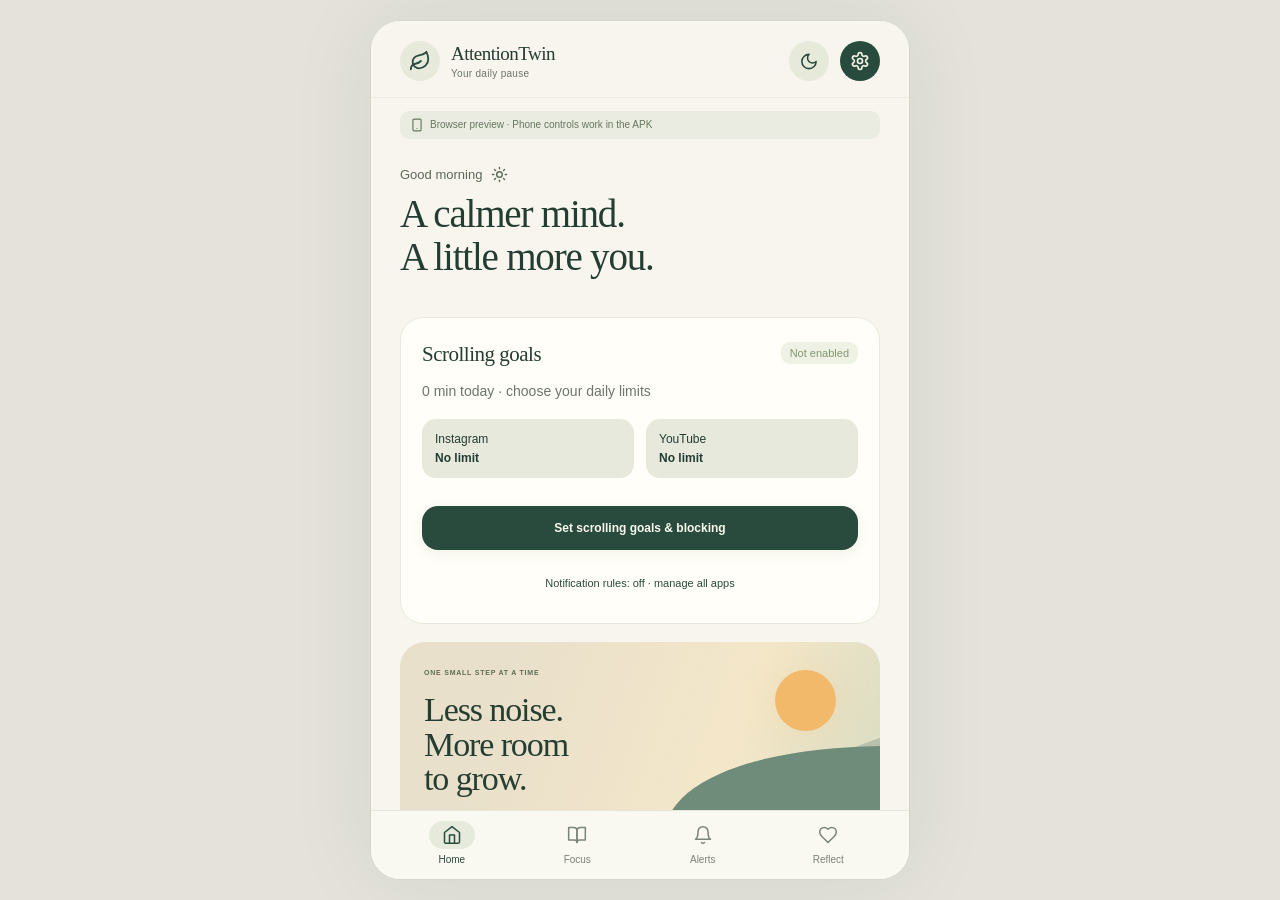
<file: release-v4/offline-demo.html>
<!doctype html>
<html lang="en">
  <head>
    <meta charset="UTF-8" />
    <link rel="icon" type="image/svg+xml" href="data:image/svg+xml,<svg xmlns=%22http://www.w3.org/2000/svg%22 viewBox=%220%22 width=%2232%22 height=%2232%22><text y=%2224%22 font-size=%2224%22>⚡</text></svg>" />
    <meta name="viewport" content="width=device-width, initial-scale=1, viewport-fit=cover" />
    <title>AttentionTwin — Personal Attention Digital Twin</title>
    <script type="module">(function(){const t=document.createElement("link").relList;if(t&&t.supports&&t.supports("modulepreload"))return;for(const l of document.querySelectorAll('link[rel="modulepreload"]'))r(l);new MutationObserver(l=>{for(const s of l)if(s.type==="childList")for(const o of s.addedNodes)o.tagName==="LINK"&&o.rel==="modulepreload"&&r(o)}).observe(document,{childList:!0,subtree:!0});function n(l){const s={};return l.integrity&&(s.integrity=l.integrity),l.referrerPolicy&&(s.referrerPolicy=l.referrerPolicy),l.crossOrigin==="use-credentials"?s.credentials="include":l.crossOrigin==="anonymous"?s.credentials="omit":s.credentials="same-origin",s}function r(l){if(l.ep)return;l.ep=!0;const s=n(l);fetch(l.href,s)}})();function jd(e){return e&&e.__esModule&&Object.prototype.hasOwnProperty.call(e,"default")?e.default:e}var Ka={exports:{}},Il={},Xa={exports:{}},R={};/**
 * @license React
 * react.production.min.js
 *
 * Copyright (c) Facebook, Inc. and its affiliates.
 *
 * This source code is licensed under the MIT license found in the
 * LICENSE file in the root directory of this source tree.
 */var Pr=Symbol.for("react.element"),Sd=Symbol.for("react.portal"),Nd=Symbol.for("react.fragment"),Cd=Symbol.for("react.strict_mode"),Ed=Symbol.for("react.profiler"),Pd=Symbol.for("react.provider"),Ld=Symbol.for("react.context"),Ad=Symbol.for("react.forward_ref"),Td=Symbol.for("react.suspense"),_d=Symbol.for("react.memo"),Md=Symbol.for("react.lazy"),To=Symbol.iterator;function Od(e){return e===null||typeof e!="object"?null:(e=To&&e[To]||e["@@iterator"],typeof e=="function"?e:null)}var Za={isMounted:function(){return!1},enqueueForceUpdate:function(){},enqueueReplaceState:function(){},enqueueSetState:function(){}},Ja=Object.assign,qa={};function Fn(e,t,n){this.props=e,this.context=t,this.refs=qa,this.updater=n||Za}Fn.prototype.isReactComponent={};Fn.prototype.setState=function(e,t){if(typeof e!="object"&&typeof e!="function"&&e!=null)throw Error("setState(...): takes an object of state variables to update or a function which returns an object of state variables.");this.updater.enqueueSetState(this,e,t,"setState")};Fn.prototype.forceUpdate=function(e){this.updater.enqueueForceUpdate(this,e,"forceUpdate")};function eu(){}eu.prototype=Fn.prototype;function Ti(e,t,n){this.props=e,this.context=t,this.refs=qa,this.updater=n||Za}var _i=Ti.prototype=new eu;_i.constructor=Ti;Ja(_i,Fn.prototype);_i.isPureReactComponent=!0;var _o=Array.isArray,tu=Object.prototype.hasOwnProperty,Mi={current:null},nu={key:!0,ref:!0,__self:!0,__source:!0};function ru(e,t,n){var r,l={},s=null,o=null;if(t!=null)for(r in t.ref!==void 0&&(o=t.ref),t.key!==void 0&&(s=""+t.key),t)tu.call(t,r)&&!nu.hasOwnProperty(r)&&(l[r]=t[r]);var a=arguments.length-2;if(a===1)l.children=n;else if(1<a){for(var u=Array(a),d=0;d<a;d++)u[d]=arguments[d+2];l.children=u}if(e&&e.defaultProps)for(r in a=e.defaultProps,a)l[r]===void 0&&(l[r]=a[r]);return{$$typeof:Pr,type:e,key:s,ref:o,props:l,_owner:Mi.current}}function zd(e,t){return{$$typeof:Pr,type:e.type,key:t,ref:e.ref,props:e.props,_owner:e._owner}}function Oi(e){return typeof e=="object"&&e!==null&&e.$$typeof===Pr}function Dd(e){var t={"=":"=0",":":"=2"};return"$"+e.replace(/[=:]/g,function(n){return t[n]})}var Mo=/\/+/g;function ns(e,t){return typeof e=="object"&&e!==null&&e.key!=null?Dd(""+e.key):t.toString(36)}function Zr(e,t,n,r,l){var s=typeof e;(s==="undefined"||s==="boolean")&&(e=null);var o=!1;if(e===null)o=!0;else switch(s){case"string":case"number":o=!0;break;case"object":switch(e.$$typeof){case Pr:case Sd:o=!0}}if(o)return o=e,l=l(o),e=r===""?"."+ns(o,0):r,_o(l)?(n="",e!=null&&(n=e.replace(Mo,"$&/")+"/"),Zr(l,t,n,"",function(d){return d})):l!=null&&(Oi(l)&&(l=zd(l,n+(!l.key||o&&o.key===l.key?"":(""+l.key).replace(Mo,"$&/")+"/")+e)),t.push(l)),1;if(o=0,r=r===""?".":r+":",_o(e))for(var a=0;a<e.length;a++){s=e[a];var u=r+ns(s,a);o+=Zr(s,t,n,u,l)}else if(u=Od(e),typeof u=="function")for(e=u.call(e),a=0;!(s=e.next()).done;)s=s.value,u=r+ns(s,a++),o+=Zr(s,t,n,u,l);else if(s==="object")throw t=String(e),Error("Objects are not valid as a React child (found: "+(t==="[object Object]"?"object with keys {"+Object.keys(e).join(", ")+"}":t)+"). If you meant to render a collection of children, use an array instead.");return o}function Or(e,t,n){if(e==null)return e;var r=[],l=0;return Zr(e,r,"","",function(s){return t.call(n,s,l++)}),r}function Rd(e){if(e._status===-1){var t=e._result;t=t(),t.then(function(n){(e._status===0||e._status===-1)&&(e._status=1,e._result=n)},function(n){(e._status===0||e._status===-1)&&(e._status=2,e._result=n)}),e._status===-1&&(e._status=0,e._result=t)}if(e._status===1)return e._result.default;throw e._result}var ve={current:null},Jr={transition:null},Fd={ReactCurrentDispatcher:ve,ReactCurrentBatchConfig:Jr,ReactCurrentOwner:Mi};function lu(){throw Error("act(...) is not supported in production builds of React.")}R.Children={map:Or,forEach:function(e,t,n){Or(e,function(){t.apply(this,arguments)},n)},count:function(e){var t=0;return Or(e,function(){t++}),t},toArray:function(e){return Or(e,function(t){return t})||[]},only:function(e){if(!Oi(e))throw Error("React.Children.only expected to receive a single React element child.");return e}};R.Component=Fn;R.Fragment=Nd;R.Profiler=Ed;R.PureComponent=Ti;R.StrictMode=Cd;R.Suspense=Td;R.__SECRET_INTERNALS_DO_NOT_USE_OR_YOU_WILL_BE_FIRED=Fd;R.act=lu;R.cloneElement=function(e,t,n){if(e==null)throw Error("React.cloneElement(...): The argument must be a React element, but you passed "+e+".");var r=Ja({},e.props),l=e.key,s=e.ref,o=e._owner;if(t!=null){if(t.ref!==void 0&&(s=t.ref,o=Mi.current),t.key!==void 0&&(l=""+t.key),e.type&&e.type.defaultProps)var a=e.type.defaultProps;for(u in t)tu.call(t,u)&&!nu.hasOwnProperty(u)&&(r[u]=t[u]===void 0&&a!==void 0?a[u]:t[u])}var u=arguments.length-2;if(u===1)r.children=n;else if(1<u){a=Array(u);for(var d=0;d<u;d++)a[d]=arguments[d+2];r.children=a}return{$$typeof:Pr,type:e.type,key:l,ref:s,props:r,_owner:o}};R.createContext=function(e){return e={$$typeof:Ld,_currentValue:e,_currentValue2:e,_threadCount:0,Provider:null,Consumer:null,_defaultValue:null,_globalName:null},e.Provider={$$typeof:Pd,_context:e},e.Consumer=e};R.createElement=ru;R.createFactory=function(e){var t=ru.bind(null,e);return t.type=e,t};R.createRef=function(){return{current:null}};R.forwardRef=function(e){return{$$typeof:Ad,render:e}};R.isValidElement=Oi;R.lazy=function(e){return{$$typeof:Md,_payload:{_status:-1,_result:e},_init:Rd}};R.memo=function(e,t){return{$$typeof:_d,type:e,compare:t===void 0?null:t}};R.startTransition=function(e){var t=Jr.transition;Jr.transition={};try{e()}finally{Jr.transition=t}};R.unstable_act=lu;R.useCallback=function(e,t){return ve.current.useCallback(e,t)};R.useContext=function(e){return ve.current.useContext(e)};R.useDebugValue=function(){};R.useDeferredValue=function(e){return ve.current.useDeferredValue(e)};R.useEffect=function(e,t){return ve.current.useEffect(e,t)};R.useId=function(){return ve.current.useId()};R.useImperativeHandle=function(e,t,n){return ve.current.useImperativeHandle(e,t,n)};R.useInsertionEffect=function(e,t){return ve.current.useInsertionEffect(e,t)};R.useLayoutEffect=function(e,t){return ve.current.useLayoutEffect(e,t)};R.useMemo=function(e,t){return ve.current.useMemo(e,t)};R.useReducer=function(e,t,n){return ve.current.useReducer(e,t,n)};R.useRef=function(e){return ve.current.useRef(e)};R.useState=function(e){return ve.current.useState(e)};R.useSyncExternalStore=function(e,t,n){return ve.current.useSyncExternalStore(e,t,n)};R.useTransition=function(){return ve.current.useTransition()};R.version="18.3.1";Xa.exports=R;var C=Xa.exports;const Id=jd(C);/**
 * @license React
 * react-jsx-runtime.production.min.js
 *
 * Copyright (c) Facebook, Inc. and its affiliates.
 *
 * This source code is licensed under the MIT license found in the
 * LICENSE file in the root directory of this source tree.
 */var $d=C,bd=Symbol.for("react.element"),Ud=Symbol.for("react.fragment"),Bd=Object.prototype.hasOwnProperty,Wd=$d.__SECRET_INTERNALS_DO_NOT_USE_OR_YOU_WILL_BE_FIRED.ReactCurrentOwner,Hd={key:!0,ref:!0,__self:!0,__source:!0};function su(e,t,n){var r,l={},s=null,o=null;n!==void 0&&(s=""+n),t.key!==void 0&&(s=""+t.key),t.ref!==void 0&&(o=t.ref);for(r in t)Bd.call(t,r)&&!Hd.hasOwnProperty(r)&&(l[r]=t[r]);if(e&&e.defaultProps)for(r in t=e.defaultProps,t)l[r]===void 0&&(l[r]=t[r]);return{$$typeof:bd,type:e,key:s,ref:o,props:l,_owner:Wd.current}}Il.Fragment=Ud;Il.jsx=su;Il.jsxs=su;Ka.exports=Il;var i=Ka.exports,Ms={},iu={exports:{}},Oe={},ou={exports:{}},au={};/**
 * @license React
 * scheduler.production.min.js
 *
 * Copyright (c) Facebook, Inc. and its affiliates.
 *
 * This source code is licensed under the MIT license found in the
 * LICENSE file in the root directory of this source tree.
 */(function(e){function t(j,M){var O=j.length;j.push(M);e:for(;0<O;){var $=O-1>>>1,te=j[$];if(0<l(te,M))j[$]=M,j[O]=te,O=$;else break e}}function n(j){return j.length===0?null:j[0]}function r(j){if(j.length===0)return null;var M=j[0],O=j.pop();if(O!==M){j[0]=O;e:for(var $=0,te=j.length,on=te>>>1;$<on;){var st=2*($+1)-1,Un=j[st],it=st+1,an=j[it];if(0>l(Un,O))it<te&&0>l(an,Un)?(j[$]=an,j[it]=O,$=it):(j[$]=Un,j[st]=O,$=st);else if(it<te&&0>l(an,O))j[$]=an,j[it]=O,$=it;else break e}}return M}function l(j,M){var O=j.sortIndex-M.sortIndex;return O!==0?O:j.id-M.id}if(typeof performance=="object"&&typeof performance.now=="function"){var s=performance;e.unstable_now=function(){return s.now()}}else{var o=Date,a=o.now();e.unstable_now=function(){return o.now()-a}}var u=[],d=[],g=1,m=null,c=3,y=!1,v=!1,k=!1,_=typeof setTimeout=="function"?setTimeout:null,f=typeof clearTimeout=="function"?clearTimeout:null,p=typeof setImmediate<"u"?setImmediate:null;typeof navigator<"u"&&navigator.scheduling!==void 0&&navigator.scheduling.isInputPending!==void 0&&navigator.scheduling.isInputPending.bind(navigator.scheduling);function h(j){for(var M=n(d);M!==null;){if(M.callback===null)r(d);else if(M.startTime<=j)r(d),M.sortIndex=M.expirationTime,t(u,M);else break;M=n(d)}}function x(j){if(k=!1,h(j),!v)if(n(u)!==null)v=!0,me(N);else{var M=n(d);M!==null&&sn(x,M.startTime-j)}}function N(j,M){v=!1,k&&(k=!1,f(S),S=-1),y=!0;var O=c;try{for(h(M),m=n(u);m!==null&&(!(m.expirationTime>M)||j&&!Q());){var $=m.callback;if(typeof $=="function"){m.callback=null,c=m.priorityLevel;var te=$(m.expirationTime<=M);M=e.unstable_now(),typeof te=="function"?m.callback=te:m===n(u)&&r(u),h(M)}else r(u);m=n(u)}if(m!==null)var on=!0;else{var st=n(d);st!==null&&sn(x,st.startTime-M),on=!1}return on}finally{m=null,c=O,y=!1}}var L=!1,P=null,S=-1,D=5,T=-1;function Q(){return!(e.unstable_now()-T<D)}function ce(){if(P!==null){var j=e.unstable_now();T=j;var M=!0;try{M=P(!0,j)}finally{M?J():(L=!1,P=null)}}else L=!1}var J;if(typeof p=="function")J=function(){p(ce)};else if(typeof MessageChannel<"u"){var We=new MessageChannel,De=We.port2;We.port1.onmessage=ce,J=function(){De.postMessage(null)}}else J=function(){_(ce,0)};function me(j){P=j,L||(L=!0,J())}function sn(j,M){S=_(function(){j(e.unstable_now())},M)}e.unstable_IdlePriority=5,e.unstable_ImmediatePriority=1,e.unstable_LowPriority=4,e.unstable_NormalPriority=3,e.unstable_Profiling=null,e.unstable_UserBlockingPriority=2,e.unstable_cancelCallback=function(j){j.callback=null},e.unstable_continueExecution=function(){v||y||(v=!0,me(N))},e.unstable_forceFrameRate=function(j){0>j||125<j?console.error("forceFrameRate takes a positive int between 0 and 125, forcing frame rates higher than 125 fps is not supported"):D=0<j?Math.floor(1e3/j):5},e.unstable_getCurrentPriorityLevel=function(){return c},e.unstable_getFirstCallbackNode=function(){return n(u)},e.unstable_next=function(j){switch(c){case 1:case 2:case 3:var M=3;break;default:M=c}var O=c;c=M;try{return j()}finally{c=O}},e.unstable_pauseExecution=function(){},e.unstable_requestPaint=function(){},e.unstable_runWithPriority=function(j,M){switch(j){case 1:case 2:case 3:case 4:case 5:break;default:j=3}var O=c;c=j;try{return M()}finally{c=O}},e.unstable_scheduleCallback=function(j,M,O){var $=e.unstable_now();switch(typeof O=="object"&&O!==null?(O=O.delay,O=typeof O=="number"&&0<O?$+O:$):O=$,j){case 1:var te=-1;break;case 2:te=250;break;case 5:te=1073741823;break;case 4:te=1e4;break;default:te=5e3}return te=O+te,j={id:g++,callback:M,priorityLevel:j,startTime:O,expirationTime:te,sortIndex:-1},O>$?(j.sortIndex=O,t(d,j),n(u)===null&&j===n(d)&&(k?(f(S),S=-1):k=!0,sn(x,O-$))):(j.sortIndex=te,t(u,j),v||y||(v=!0,me(N))),j},e.unstable_shouldYield=Q,e.unstable_wrapCallback=function(j){var M=c;return function(){var O=c;c=M;try{return j.apply(this,arguments)}finally{c=O}}}})(au);ou.exports=au;var Vd=ou.exports;/**
 * @license React
 * react-dom.production.min.js
 *
 * Copyright (c) Facebook, Inc. and its affiliates.
 *
 * This source code is licensed under the MIT license found in the
 * LICENSE file in the root directory of this source tree.
 */var Yd=C,Me=Vd;function w(e){for(var t="https://reactjs.org/docs/error-decoder.html?invariant="+e,n=1;n<arguments.length;n++)t+="&args[]="+encodeURIComponent(arguments[n]);return"Minified React error #"+e+"; visit "+t+" for the full message or use the non-minified dev environment for full errors and additional helpful warnings."}var uu=new Set,cr={};function nn(e,t){An(e,t),An(e+"Capture",t)}function An(e,t){for(cr[e]=t,e=0;e<t.length;e++)uu.add(t[e])}var mt=!(typeof window>"u"||typeof window.document>"u"||typeof window.document.createElement>"u"),Os=Object.prototype.hasOwnProperty,Gd=/^[:A-Z_a-z\u00C0-\u00D6\u00D8-\u00F6\u00F8-\u02FF\u0370-\u037D\u037F-\u1FFF\u200C-\u200D\u2070-\u218F\u2C00-\u2FEF\u3001-\uD7FF\uF900-\uFDCF\uFDF0-\uFFFD][:A-Z_a-z\u00C0-\u00D6\u00D8-\u00F6\u00F8-\u02FF\u0370-\u037D\u037F-\u1FFF\u200C-\u200D\u2070-\u218F\u2C00-\u2FEF\u3001-\uD7FF\uF900-\uFDCF\uFDF0-\uFFFD\-.0-9\u00B7\u0300-\u036F\u203F-\u2040]*$/,Oo={},zo={};function Qd(e){return Os.call(zo,e)?!0:Os.call(Oo,e)?!1:Gd.test(e)?zo[e]=!0:(Oo[e]=!0,!1)}function Kd(e,t,n,r){if(n!==null&&n.type===0)return!1;switch(typeof t){case"function":case"symbol":return!0;case"boolean":return r?!1:n!==null?!n.acceptsBooleans:(e=e.toLowerCase().slice(0,5),e!=="data-"&&e!=="aria-");default:return!1}}function Xd(e,t,n,r){if(t===null||typeof t>"u"||Kd(e,t,n,r))return!0;if(r)return!1;if(n!==null)switch(n.type){case 3:return!t;case 4:return t===!1;case 5:return isNaN(t);case 6:return isNaN(t)||1>t}return!1}function xe(e,t,n,r,l,s,o){this.acceptsBooleans=t===2||t===3||t===4,this.attributeName=r,this.attributeNamespace=l,this.mustUseProperty=n,this.propertyName=e,this.type=t,this.sanitizeURL=s,this.removeEmptyString=o}var ue={};"children dangerouslySetInnerHTML defaultValue defaultChecked innerHTML suppressContentEditableWarning suppressHydrationWarning style".split(" ").forEach(function(e){ue[e]=new xe(e,0,!1,e,null,!1,!1)});[["acceptCharset","accept-charset"],["className","class"],["htmlFor","for"],["httpEquiv","http-equiv"]].forEach(function(e){var t=e[0];ue[t]=new xe(t,1,!1,e[1],null,!1,!1)});["contentEditable","draggable","spellCheck","value"].forEach(function(e){ue[e]=new xe(e,2,!1,e.toLowerCase(),null,!1,!1)});["autoReverse","externalResourcesRequired","focusable","preserveAlpha"].forEach(function(e){ue[e]=new xe(e,2,!1,e,null,!1,!1)});"allowFullScreen async autoFocus autoPlay controls default defer disabled disablePictureInPicture disableRemotePlayback formNoValidate hidden loop noModule noValidate open playsInline readOnly required reversed scoped seamless itemScope".split(" ").forEach(function(e){ue[e]=new xe(e,3,!1,e.toLowerCase(),null,!1,!1)});["checked","multiple","muted","selected"].forEach(function(e){ue[e]=new xe(e,3,!0,e,null,!1,!1)});["capture","download"].forEach(function(e){ue[e]=new xe(e,4,!1,e,null,!1,!1)});["cols","rows","size","span"].forEach(function(e){ue[e]=new xe(e,6,!1,e,null,!1,!1)});["rowSpan","start"].forEach(function(e){ue[e]=new xe(e,5,!1,e.toLowerCase(),null,!1,!1)});var zi=/[\-:]([a-z])/g;function Di(e){return e[1].toUpperCase()}"accent-height alignment-baseline arabic-form baseline-shift cap-height clip-path clip-rule color-interpolation color-interpolation-filters color-profile color-rendering dominant-baseline enable-background fill-opacity fill-rule flood-color flood-opacity font-family font-size font-size-adjust font-stretch font-style font-variant font-weight glyph-name glyph-orientation-horizontal glyph-orientation-vertical horiz-adv-x horiz-origin-x image-rendering letter-spacing lighting-color marker-end marker-mid marker-start overline-position overline-thickness paint-order panose-1 pointer-events rendering-intent shape-rendering stop-color stop-opacity strikethrough-position strikethrough-thickness stroke-dasharray stroke-dashoffset stroke-linecap stroke-linejoin stroke-miterlimit stroke-opacity stroke-width text-anchor text-decoration text-rendering underline-position underline-thickness unicode-bidi unicode-range units-per-em v-alphabetic v-hanging v-ideographic v-mathematical vector-effect vert-adv-y vert-origin-x vert-origin-y word-spacing writing-mode xmlns:xlink x-height".split(" ").forEach(function(e){var t=e.replace(zi,Di);ue[t]=new xe(t,1,!1,e,null,!1,!1)});"xlink:actuate xlink:arcrole xlink:role xlink:show xlink:title xlink:type".split(" ").forEach(function(e){var t=e.replace(zi,Di);ue[t]=new xe(t,1,!1,e,"http://www.w3.org/1999/xlink",!1,!1)});["xml:base","xml:lang","xml:space"].forEach(function(e){var t=e.replace(zi,Di);ue[t]=new xe(t,1,!1,e,"http://www.w3.org/XML/1998/namespace",!1,!1)});["tabIndex","crossOrigin"].forEach(function(e){ue[e]=new xe(e,1,!1,e.toLowerCase(),null,!1,!1)});ue.xlinkHref=new xe("xlinkHref",1,!1,"xlink:href","http://www.w3.org/1999/xlink",!0,!1);["src","href","action","formAction"].forEach(function(e){ue[e]=new xe(e,1,!1,e.toLowerCase(),null,!0,!0)});function Ri(e,t,n,r){var l=ue.hasOwnProperty(t)?ue[t]:null;(l!==null?l.type!==0:r||!(2<t.length)||t[0]!=="o"&&t[0]!=="O"||t[1]!=="n"&&t[1]!=="N")&&(Xd(t,n,l,r)&&(n=null),r||l===null?Qd(t)&&(n===null?e.removeAttribute(t):e.setAttribute(t,""+n)):l.mustUseProperty?e[l.propertyName]=n===null?l.type===3?!1:"":n:(t=l.attributeName,r=l.attributeNamespace,n===null?e.removeAttribute(t):(l=l.type,n=l===3||l===4&&n===!0?"":""+n,r?e.setAttributeNS(r,t,n):e.setAttribute(t,n))))}var xt=Yd.__SECRET_INTERNALS_DO_NOT_USE_OR_YOU_WILL_BE_FIRED,zr=Symbol.for("react.element"),cn=Symbol.for("react.portal"),dn=Symbol.for("react.fragment"),Fi=Symbol.for("react.strict_mode"),zs=Symbol.for("react.profiler"),cu=Symbol.for("react.provider"),du=Symbol.for("react.context"),Ii=Symbol.for("react.forward_ref"),Ds=Symbol.for("react.suspense"),Rs=Symbol.for("react.suspense_list"),$i=Symbol.for("react.memo"),kt=Symbol.for("react.lazy"),fu=Symbol.for("react.offscreen"),Do=Symbol.iterator;function Bn(e){return e===null||typeof e!="object"?null:(e=Do&&e[Do]||e["@@iterator"],typeof e=="function"?e:null)}var Z=Object.assign,rs;function Zn(e){if(rs===void 0)try{throw Error()}catch(n){var t=n.stack.trim().match(/\n( *(at )?)/);rs=t&&t[1]||""}return`
`+rs+e}var ls=!1;function ss(e,t){if(!e||ls)return"";ls=!0;var n=Error.prepareStackTrace;Error.prepareStackTrace=void 0;try{if(t)if(t=function(){throw Error()},Object.defineProperty(t.prototype,"props",{set:function(){throw Error()}}),typeof Reflect=="object"&&Reflect.construct){try{Reflect.construct(t,[])}catch(d){var r=d}Reflect.construct(e,[],t)}else{try{t.call()}catch(d){r=d}e.call(t.prototype)}else{try{throw Error()}catch(d){r=d}e()}}catch(d){if(d&&r&&typeof d.stack=="string"){for(var l=d.stack.split(`
`),s=r.stack.split(`
`),o=l.length-1,a=s.length-1;1<=o&&0<=a&&l[o]!==s[a];)a--;for(;1<=o&&0<=a;o--,a--)if(l[o]!==s[a]){if(o!==1||a!==1)do if(o--,a--,0>a||l[o]!==s[a]){var u=`
`+l[o].replace(" at new "," at ");return e.displayName&&u.includes("<anonymous>")&&(u=u.replace("<anonymous>",e.displayName)),u}while(1<=o&&0<=a);break}}}finally{ls=!1,Error.prepareStackTrace=n}return(e=e?e.displayName||e.name:"")?Zn(e):""}function Zd(e){switch(e.tag){case 5:return Zn(e.type);case 16:return Zn("Lazy");case 13:return Zn("Suspense");case 19:return Zn("SuspenseList");case 0:case 2:case 15:return e=ss(e.type,!1),e;case 11:return e=ss(e.type.render,!1),e;case 1:return e=ss(e.type,!0),e;default:return""}}function Fs(e){if(e==null)return null;if(typeof e=="function")return e.displayName||e.name||null;if(typeof e=="string")return e;switch(e){case dn:return"Fragment";case cn:return"Portal";case zs:return"Profiler";case Fi:return"StrictMode";case Ds:return"Suspense";case Rs:return"SuspenseList"}if(typeof e=="object")switch(e.$$typeof){case du:return(e.displayName||"Context")+".Consumer";case cu:return(e._context.displayName||"Context")+".Provider";case Ii:var t=e.render;return e=e.displayName,e||(e=t.displayName||t.name||"",e=e!==""?"ForwardRef("+e+")":"ForwardRef"),e;case $i:return t=e.displayName||null,t!==null?t:Fs(e.type)||"Memo";case kt:t=e._payload,e=e._init;try{return Fs(e(t))}catch{}}return null}function Jd(e){var t=e.type;switch(e.tag){case 24:return"Cache";case 9:return(t.displayName||"Context")+".Consumer";case 10:return(t._context.displayName||"Context")+".Provider";case 18:return"DehydratedFragment";case 11:return e=t.render,e=e.displayName||e.name||"",t.displayName||(e!==""?"ForwardRef("+e+")":"ForwardRef");case 7:return"Fragment";case 5:return t;case 4:return"Portal";case 3:return"Root";case 6:return"Text";case 16:return Fs(t);case 8:return t===Fi?"StrictMode":"Mode";case 22:return"Offscreen";case 12:return"Profiler";case 21:return"Scope";case 13:return"Suspense";case 19:return"SuspenseList";case 25:return"TracingMarker";case 1:case 0:case 17:case 2:case 14:case 15:if(typeof t=="function")return t.displayName||t.name||null;if(typeof t=="string")return t}return null}function Dt(e){switch(typeof e){case"boolean":case"number":case"string":case"undefined":return e;case"object":return e;default:return""}}function pu(e){var t=e.type;return(e=e.nodeName)&&e.toLowerCase()==="input"&&(t==="checkbox"||t==="radio")}function qd(e){var t=pu(e)?"checked":"value",n=Object.getOwnPropertyDescriptor(e.constructor.prototype,t),r=""+e[t];if(!e.hasOwnProperty(t)&&typeof n<"u"&&typeof n.get=="function"&&typeof n.set=="function"){var l=n.get,s=n.set;return Object.defineProperty(e,t,{configurable:!0,get:function(){return l.call(this)},set:function(o){r=""+o,s.call(this,o)}}),Object.defineProperty(e,t,{enumerable:n.enumerable}),{getValue:function(){return r},setValue:function(o){r=""+o},stopTracking:function(){e._valueTracker=null,delete e[t]}}}}function Dr(e){e._valueTracker||(e._valueTracker=qd(e))}function hu(e){if(!e)return!1;var t=e._valueTracker;if(!t)return!0;var n=t.getValue(),r="";return e&&(r=pu(e)?e.checked?"true":"false":e.value),e=r,e!==n?(t.setValue(e),!0):!1}function cl(e){if(e=e||(typeof document<"u"?document:void 0),typeof e>"u")return null;try{return e.activeElement||e.body}catch{return e.body}}function Is(e,t){var n=t.checked;return Z({},t,{defaultChecked:void 0,defaultValue:void 0,value:void 0,checked:n??e._wrapperState.initialChecked})}function Ro(e,t){var n=t.defaultValue==null?"":t.defaultValue,r=t.checked!=null?t.checked:t.defaultChecked;n=Dt(t.value!=null?t.value:n),e._wrapperState={initialChecked:r,initialValue:n,controlled:t.type==="checkbox"||t.type==="radio"?t.checked!=null:t.value!=null}}function mu(e,t){t=t.checked,t!=null&&Ri(e,"checked",t,!1)}function $s(e,t){mu(e,t);var n=Dt(t.value),r=t.type;if(n!=null)r==="number"?(n===0&&e.value===""||e.value!=n)&&(e.value=""+n):e.value!==""+n&&(e.value=""+n);else if(r==="submit"||r==="reset"){e.removeAttribute("value");return}t.hasOwnProperty("value")?bs(e,t.type,n):t.hasOwnProperty("defaultValue")&&bs(e,t.type,Dt(t.defaultValue)),t.checked==null&&t.defaultChecked!=null&&(e.defaultChecked=!!t.defaultChecked)}function Fo(e,t,n){if(t.hasOwnProperty("value")||t.hasOwnProperty("defaultValue")){var r=t.type;if(!(r!=="submit"&&r!=="reset"||t.value!==void 0&&t.value!==null))return;t=""+e._wrapperState.initialValue,n||t===e.value||(e.value=t),e.defaultValue=t}n=e.name,n!==""&&(e.name=""),e.defaultChecked=!!e._wrapperState.initialChecked,n!==""&&(e.name=n)}function bs(e,t,n){(t!=="number"||cl(e.ownerDocument)!==e)&&(n==null?e.defaultValue=""+e._wrapperState.initialValue:e.defaultValue!==""+n&&(e.defaultValue=""+n))}var Jn=Array.isArray;function jn(e,t,n,r){if(e=e.options,t){t={};for(var l=0;l<n.length;l++)t["$"+n[l]]=!0;for(n=0;n<e.length;n++)l=t.hasOwnProperty("$"+e[n].value),e[n].selected!==l&&(e[n].selected=l),l&&r&&(e[n].defaultSelected=!0)}else{for(n=""+Dt(n),t=null,l=0;l<e.length;l++){if(e[l].value===n){e[l].selected=!0,r&&(e[l].defaultSelected=!0);return}t!==null||e[l].disabled||(t=e[l])}t!==null&&(t.selected=!0)}}function Us(e,t){if(t.dangerouslySetInnerHTML!=null)throw Error(w(91));return Z({},t,{value:void 0,defaultValue:void 0,children:""+e._wrapperState.initialValue})}function Io(e,t){var n=t.value;if(n==null){if(n=t.children,t=t.defaultValue,n!=null){if(t!=null)throw Error(w(92));if(Jn(n)){if(1<n.length)throw Error(w(93));n=n[0]}t=n}t==null&&(t=""),n=t}e._wrapperState={initialValue:Dt(n)}}function gu(e,t){var n=Dt(t.value),r=Dt(t.defaultValue);n!=null&&(n=""+n,n!==e.value&&(e.value=n),t.defaultValue==null&&e.defaultValue!==n&&(e.defaultValue=n)),r!=null&&(e.defaultValue=""+r)}function $o(e){var t=e.textContent;t===e._wrapperState.initialValue&&t!==""&&t!==null&&(e.value=t)}function yu(e){switch(e){case"svg":return"http://www.w3.org/2000/svg";case"math":return"http://www.w3.org/1998/Math/MathML";default:return"http://www.w3.org/1999/xhtml"}}function Bs(e,t){return e==null||e==="http://www.w3.org/1999/xhtml"?yu(t):e==="http://www.w3.org/2000/svg"&&t==="foreignObject"?"http://www.w3.org/1999/xhtml":e}var Rr,vu=function(e){return typeof MSApp<"u"&&MSApp.execUnsafeLocalFunction?function(t,n,r,l){MSApp.execUnsafeLocalFunction(function(){return e(t,n,r,l)})}:e}(function(e,t){if(e.namespaceURI!=="http://www.w3.org/2000/svg"||"innerHTML"in e)e.innerHTML=t;else{for(Rr=Rr||document.createElement("div"),Rr.innerHTML="<svg>"+t.valueOf().toString()+"</svg>",t=Rr.firstChild;e.firstChild;)e.removeChild(e.firstChild);for(;t.firstChild;)e.appendChild(t.firstChild)}});function dr(e,t){if(t){var n=e.firstChild;if(n&&n===e.lastChild&&n.nodeType===3){n.nodeValue=t;return}}e.textContent=t}var tr={animationIterationCount:!0,aspectRatio:!0,borderImageOutset:!0,borderImageSlice:!0,borderImageWidth:!0,boxFlex:!0,boxFlexGroup:!0,boxOrdinalGroup:!0,columnCount:!0,columns:!0,flex:!0,flexGrow:!0,flexPositive:!0,flexShrink:!0,flexNegative:!0,flexOrder:!0,gridArea:!0,gridRow:!0,gridRowEnd:!0,gridRowSpan:!0,gridRowStart:!0,gridColumn:!0,gridColumnEnd:!0,gridColumnSpan:!0,gridColumnStart:!0,fontWeight:!0,lineClamp:!0,lineHeight:!0,opacity:!0,order:!0,orphans:!0,tabSize:!0,widows:!0,zIndex:!0,zoom:!0,fillOpacity:!0,floodOpacity:!0,stopOpacity:!0,strokeDasharray:!0,strokeDashoffset:!0,strokeMiterlimit:!0,strokeOpacity:!0,strokeWidth:!0},ef=["Webkit","ms","Moz","O"];Object.keys(tr).forEach(function(e){ef.forEach(function(t){t=t+e.charAt(0).toUpperCase()+e.substring(1),tr[t]=tr[e]})});function xu(e,t,n){return t==null||typeof t=="boolean"||t===""?"":n||typeof t!="number"||t===0||tr.hasOwnProperty(e)&&tr[e]?(""+t).trim():t+"px"}function wu(e,t){e=e.style;for(var n in t)if(t.hasOwnProperty(n)){var r=n.indexOf("--")===0,l=xu(n,t[n],r);n==="float"&&(n="cssFloat"),r?e.setProperty(n,l):e[n]=l}}var tf=Z({menuitem:!0},{area:!0,base:!0,br:!0,col:!0,embed:!0,hr:!0,img:!0,input:!0,keygen:!0,link:!0,meta:!0,param:!0,source:!0,track:!0,wbr:!0});function Ws(e,t){if(t){if(tf[e]&&(t.children!=null||t.dangerouslySetInnerHTML!=null))throw Error(w(137,e));if(t.dangerouslySetInnerHTML!=null){if(t.children!=null)throw Error(w(60));if(typeof t.dangerouslySetInnerHTML!="object"||!("__html"in t.dangerouslySetInnerHTML))throw Error(w(61))}if(t.style!=null&&typeof t.style!="object")throw Error(w(62))}}function Hs(e,t){if(e.indexOf("-")===-1)return typeof t.is=="string";switch(e){case"annotation-xml":case"color-profile":case"font-face":case"font-face-src":case"font-face-uri":case"font-face-format":case"font-face-name":case"missing-glyph":return!1;default:return!0}}var Vs=null;function bi(e){return e=e.target||e.srcElement||window,e.correspondingUseElement&&(e=e.correspondingUseElement),e.nodeType===3?e.parentNode:e}var Ys=null,Sn=null,Nn=null;function bo(e){if(e=Tr(e)){if(typeof Ys!="function")throw Error(w(280));var t=e.stateNode;t&&(t=Wl(t),Ys(e.stateNode,e.type,t))}}function ku(e){Sn?Nn?Nn.push(e):Nn=[e]:Sn=e}function ju(){if(Sn){var e=Sn,t=Nn;if(Nn=Sn=null,bo(e),t)for(e=0;e<t.length;e++)bo(t[e])}}function Su(e,t){return e(t)}function Nu(){}var is=!1;function Cu(e,t,n){if(is)return e(t,n);is=!0;try{return Su(e,t,n)}finally{is=!1,(Sn!==null||Nn!==null)&&(Nu(),ju())}}function fr(e,t){var n=e.stateNode;if(n===null)return null;var r=Wl(n);if(r===null)return null;n=r[t];e:switch(t){case"onClick":case"onClickCapture":case"onDoubleClick":case"onDoubleClickCapture":case"onMouseDown":case"onMouseDownCapture":case"onMouseMove":case"onMouseMoveCapture":case"onMouseUp":case"onMouseUpCapture":case"onMouseEnter":(r=!r.disabled)||(e=e.type,r=!(e==="button"||e==="input"||e==="select"||e==="textarea")),e=!r;break e;default:e=!1}if(e)return null;if(n&&typeof n!="function")throw Error(w(231,t,typeof n));return n}var Gs=!1;if(mt)try{var Wn={};Object.defineProperty(Wn,"passive",{get:function(){Gs=!0}}),window.addEventListener("test",Wn,Wn),window.removeEventListener("test",Wn,Wn)}catch{Gs=!1}function nf(e,t,n,r,l,s,o,a,u){var d=Array.prototype.slice.call(arguments,3);try{t.apply(n,d)}catch(g){this.onError(g)}}var nr=!1,dl=null,fl=!1,Qs=null,rf={onError:function(e){nr=!0,dl=e}};function lf(e,t,n,r,l,s,o,a,u){nr=!1,dl=null,nf.apply(rf,arguments)}function sf(e,t,n,r,l,s,o,a,u){if(lf.apply(this,arguments),nr){if(nr){var d=dl;nr=!1,dl=null}else throw Error(w(198));fl||(fl=!0,Qs=d)}}function rn(e){var t=e,n=e;if(e.alternate)for(;t.return;)t=t.return;else{e=t;do t=e,t.flags&4098&&(n=t.return),e=t.return;while(e)}return t.tag===3?n:null}function Eu(e){if(e.tag===13){var t=e.memoizedState;if(t===null&&(e=e.alternate,e!==null&&(t=e.memoizedState)),t!==null)return t.dehydrated}return null}function Uo(e){if(rn(e)!==e)throw Error(w(188))}function of(e){var t=e.alternate;if(!t){if(t=rn(e),t===null)throw Error(w(188));return t!==e?null:e}for(var n=e,r=t;;){var l=n.return;if(l===null)break;var s=l.alternate;if(s===null){if(r=l.return,r!==null){n=r;continue}break}if(l.child===s.child){for(s=l.child;s;){if(s===n)return Uo(l),e;if(s===r)return Uo(l),t;s=s.sibling}throw Error(w(188))}if(n.return!==r.return)n=l,r=s;else{for(var o=!1,a=l.child;a;){if(a===n){o=!0,n=l,r=s;break}if(a===r){o=!0,r=l,n=s;break}a=a.sibling}if(!o){for(a=s.child;a;){if(a===n){o=!0,n=s,r=l;break}if(a===r){o=!0,r=s,n=l;break}a=a.sibling}if(!o)throw Error(w(189))}}if(n.alternate!==r)throw Error(w(190))}if(n.tag!==3)throw Error(w(188));return n.stateNode.current===n?e:t}function Pu(e){return e=of(e),e!==null?Lu(e):null}function Lu(e){if(e.tag===5||e.tag===6)return e;for(e=e.child;e!==null;){var t=Lu(e);if(t!==null)return t;e=e.sibling}return null}var Au=Me.unstable_scheduleCallback,Bo=Me.unstable_cancelCallback,af=Me.unstable_shouldYield,uf=Me.unstable_requestPaint,ee=Me.unstable_now,cf=Me.unstable_getCurrentPriorityLevel,Ui=Me.unstable_ImmediatePriority,Tu=Me.unstable_UserBlockingPriority,pl=Me.unstable_NormalPriority,df=Me.unstable_LowPriority,_u=Me.unstable_IdlePriority,$l=null,rt=null;function ff(e){if(rt&&typeof rt.onCommitFiberRoot=="function")try{rt.onCommitFiberRoot($l,e,void 0,(e.current.flags&128)===128)}catch{}}var Qe=Math.clz32?Math.clz32:mf,pf=Math.log,hf=Math.LN2;function mf(e){return e>>>=0,e===0?32:31-(pf(e)/hf|0)|0}var Fr=64,Ir=4194304;function qn(e){switch(e&-e){case 1:return 1;case 2:return 2;case 4:return 4;case 8:return 8;case 16:return 16;case 32:return 32;case 64:case 128:case 256:case 512:case 1024:case 2048:case 4096:case 8192:case 16384:case 32768:case 65536:case 131072:case 262144:case 524288:case 1048576:case 2097152:return e&4194240;case 4194304:case 8388608:case 16777216:case 33554432:case 67108864:return e&130023424;case 134217728:return 134217728;case 268435456:return 268435456;case 536870912:return 536870912;case 1073741824:return 1073741824;default:return e}}function hl(e,t){var n=e.pendingLanes;if(n===0)return 0;var r=0,l=e.suspendedLanes,s=e.pingedLanes,o=n&268435455;if(o!==0){var a=o&~l;a!==0?r=qn(a):(s&=o,s!==0&&(r=qn(s)))}else o=n&~l,o!==0?r=qn(o):s!==0&&(r=qn(s));if(r===0)return 0;if(t!==0&&t!==r&&!(t&l)&&(l=r&-r,s=t&-t,l>=s||l===16&&(s&4194240)!==0))return t;if(r&4&&(r|=n&16),t=e.entangledLanes,t!==0)for(e=e.entanglements,t&=r;0<t;)n=31-Qe(t),l=1<<n,r|=e[n],t&=~l;return r}function gf(e,t){switch(e){case 1:case 2:case 4:return t+250;case 8:case 16:case 32:case 64:case 128:case 256:case 512:case 1024:case 2048:case 4096:case 8192:case 16384:case 32768:case 65536:case 131072:case 262144:case 524288:case 1048576:case 2097152:return t+5e3;case 4194304:case 8388608:case 16777216:case 33554432:case 67108864:return-1;case 134217728:case 268435456:case 536870912:case 1073741824:return-1;default:return-1}}function yf(e,t){for(var n=e.suspendedLanes,r=e.pingedLanes,l=e.expirationTimes,s=e.pendingLanes;0<s;){var o=31-Qe(s),a=1<<o,u=l[o];u===-1?(!(a&n)||a&r)&&(l[o]=gf(a,t)):u<=t&&(e.expiredLanes|=a),s&=~a}}function Ks(e){return e=e.pendingLanes&-1073741825,e!==0?e:e&1073741824?1073741824:0}function Mu(){var e=Fr;return Fr<<=1,!(Fr&4194240)&&(Fr=64),e}function os(e){for(var t=[],n=0;31>n;n++)t.push(e);return t}function Lr(e,t,n){e.pendingLanes|=t,t!==536870912&&(e.suspendedLanes=0,e.pingedLanes=0),e=e.eventTimes,t=31-Qe(t),e[t]=n}function vf(e,t){var n=e.pendingLanes&~t;e.pendingLanes=t,e.suspendedLanes=0,e.pingedLanes=0,e.expiredLanes&=t,e.mutableReadLanes&=t,e.entangledLanes&=t,t=e.entanglements;var r=e.eventTimes;for(e=e.expirationTimes;0<n;){var l=31-Qe(n),s=1<<l;t[l]=0,r[l]=-1,e[l]=-1,n&=~s}}function Bi(e,t){var n=e.entangledLanes|=t;for(e=e.entanglements;n;){var r=31-Qe(n),l=1<<r;l&t|e[r]&t&&(e[r]|=t),n&=~l}}var b=0;function Ou(e){return e&=-e,1<e?4<e?e&268435455?16:536870912:4:1}var zu,Wi,Du,Ru,Fu,Xs=!1,$r=[],Pt=null,Lt=null,At=null,pr=new Map,hr=new Map,St=[],xf="mousedown mouseup touchcancel touchend touchstart auxclick dblclick pointercancel pointerdown pointerup dragend dragstart drop compositionend compositionstart keydown keypress keyup input textInput copy cut paste click change contextmenu reset submit".split(" ");function Wo(e,t){switch(e){case"focusin":case"focusout":Pt=null;break;case"dragenter":case"dragleave":Lt=null;break;case"mouseover":case"mouseout":At=null;break;case"pointerover":case"pointerout":pr.delete(t.pointerId);break;case"gotpointercapture":case"lostpointercapture":hr.delete(t.pointerId)}}function Hn(e,t,n,r,l,s){return e===null||e.nativeEvent!==s?(e={blockedOn:t,domEventName:n,eventSystemFlags:r,nativeEvent:s,targetContainers:[l]},t!==null&&(t=Tr(t),t!==null&&Wi(t)),e):(e.eventSystemFlags|=r,t=e.targetContainers,l!==null&&t.indexOf(l)===-1&&t.push(l),e)}function wf(e,t,n,r,l){switch(t){case"focusin":return Pt=Hn(Pt,e,t,n,r,l),!0;case"dragenter":return Lt=Hn(Lt,e,t,n,r,l),!0;case"mouseover":return At=Hn(At,e,t,n,r,l),!0;case"pointerover":var s=l.pointerId;return pr.set(s,Hn(pr.get(s)||null,e,t,n,r,l)),!0;case"gotpointercapture":return s=l.pointerId,hr.set(s,Hn(hr.get(s)||null,e,t,n,r,l)),!0}return!1}function Iu(e){var t=Wt(e.target);if(t!==null){var n=rn(t);if(n!==null){if(t=n.tag,t===13){if(t=Eu(n),t!==null){e.blockedOn=t,Fu(e.priority,function(){Du(n)});return}}else if(t===3&&n.stateNode.current.memoizedState.isDehydrated){e.blockedOn=n.tag===3?n.stateNode.containerInfo:null;return}}}e.blockedOn=null}function qr(e){if(e.blockedOn!==null)return!1;for(var t=e.targetContainers;0<t.length;){var n=Zs(e.domEventName,e.eventSystemFlags,t[0],e.nativeEvent);if(n===null){n=e.nativeEvent;var r=new n.constructor(n.type,n);Vs=r,n.target.dispatchEvent(r),Vs=null}else return t=Tr(n),t!==null&&Wi(t),e.blockedOn=n,!1;t.shift()}return!0}function Ho(e,t,n){qr(e)&&n.delete(t)}function kf(){Xs=!1,Pt!==null&&qr(Pt)&&(Pt=null),Lt!==null&&qr(Lt)&&(Lt=null),At!==null&&qr(At)&&(At=null),pr.forEach(Ho),hr.forEach(Ho)}function Vn(e,t){e.blockedOn===t&&(e.blockedOn=null,Xs||(Xs=!0,Me.unstable_scheduleCallback(Me.unstable_NormalPriority,kf)))}function mr(e){function t(l){return Vn(l,e)}if(0<$r.length){Vn($r[0],e);for(var n=1;n<$r.length;n++){var r=$r[n];r.blockedOn===e&&(r.blockedOn=null)}}for(Pt!==null&&Vn(Pt,e),Lt!==null&&Vn(Lt,e),At!==null&&Vn(At,e),pr.forEach(t),hr.forEach(t),n=0;n<St.length;n++)r=St[n],r.blockedOn===e&&(r.blockedOn=null);for(;0<St.length&&(n=St[0],n.blockedOn===null);)Iu(n),n.blockedOn===null&&St.shift()}var Cn=xt.ReactCurrentBatchConfig,ml=!0;function jf(e,t,n,r){var l=b,s=Cn.transition;Cn.transition=null;try{b=1,Hi(e,t,n,r)}finally{b=l,Cn.transition=s}}function Sf(e,t,n,r){var l=b,s=Cn.transition;Cn.transition=null;try{b=4,Hi(e,t,n,r)}finally{b=l,Cn.transition=s}}function Hi(e,t,n,r){if(ml){var l=Zs(e,t,n,r);if(l===null)ys(e,t,r,gl,n),Wo(e,r);else if(wf(l,e,t,n,r))r.stopPropagation();else if(Wo(e,r),t&4&&-1<xf.indexOf(e)){for(;l!==null;){var s=Tr(l);if(s!==null&&zu(s),s=Zs(e,t,n,r),s===null&&ys(e,t,r,gl,n),s===l)break;l=s}l!==null&&r.stopPropagation()}else ys(e,t,r,null,n)}}var gl=null;function Zs(e,t,n,r){if(gl=null,e=bi(r),e=Wt(e),e!==null)if(t=rn(e),t===null)e=null;else if(n=t.tag,n===13){if(e=Eu(t),e!==null)return e;e=null}else if(n===3){if(t.stateNode.current.memoizedState.isDehydrated)return t.tag===3?t.stateNode.containerInfo:null;e=null}else t!==e&&(e=null);return gl=e,null}function $u(e){switch(e){case"cancel":case"click":case"close":case"contextmenu":case"copy":case"cut":case"auxclick":case"dblclick":case"dragend":case"dragstart":case"drop":case"focusin":case"focusout":case"input":case"invalid":case"keydown":case"keypress":case"keyup":case"mousedown":case"mouseup":case"paste":case"pause":case"play":case"pointercancel":case"pointerdown":case"pointerup":case"ratechange":case"reset":case"resize":case"seeked":case"submit":case"touchcancel":case"touchend":case"touchstart":case"volumechange":case"change":case"selectionchange":case"textInput":case"compositionstart":case"compositionend":case"compositionupdate":case"beforeblur":case"afterblur":case"beforeinput":case"blur":case"fullscreenchange":case"focus":case"hashchange":case"popstate":case"select":case"selectstart":return 1;case"drag":case"dragenter":case"dragexit":case"dragleave":case"dragover":case"mousemove":case"mouseout":case"mouseover":case"pointermove":case"pointerout":case"pointerover":case"scroll":case"toggle":case"touchmove":case"wheel":case"mouseenter":case"mouseleave":case"pointerenter":case"pointerleave":return 4;case"message":switch(cf()){case Ui:return 1;case Tu:return 4;case pl:case df:return 16;case _u:return 536870912;default:return 16}default:return 16}}var Ct=null,Vi=null,el=null;function bu(){if(el)return el;var e,t=Vi,n=t.length,r,l="value"in Ct?Ct.value:Ct.textContent,s=l.length;for(e=0;e<n&&t[e]===l[e];e++);var o=n-e;for(r=1;r<=o&&t[n-r]===l[s-r];r++);return el=l.slice(e,1<r?1-r:void 0)}function tl(e){var t=e.keyCode;return"charCode"in e?(e=e.charCode,e===0&&t===13&&(e=13)):e=t,e===10&&(e=13),32<=e||e===13?e:0}function br(){return!0}function Vo(){return!1}function ze(e){function t(n,r,l,s,o){this._reactName=n,this._targetInst=l,this.type=r,this.nativeEvent=s,this.target=o,this.currentTarget=null;for(var a in e)e.hasOwnProperty(a)&&(n=e[a],this[a]=n?n(s):s[a]);return this.isDefaultPrevented=(s.defaultPrevented!=null?s.defaultPrevented:s.returnValue===!1)?br:Vo,this.isPropagationStopped=Vo,this}return Z(t.prototype,{preventDefault:function(){this.defaultPrevented=!0;var n=this.nativeEvent;n&&(n.preventDefault?n.preventDefault():typeof n.returnValue!="unknown"&&(n.returnValue=!1),this.isDefaultPrevented=br)},stopPropagation:function(){var n=this.nativeEvent;n&&(n.stopPropagation?n.stopPropagation():typeof n.cancelBubble!="unknown"&&(n.cancelBubble=!0),this.isPropagationStopped=br)},persist:function(){},isPersistent:br}),t}var In={eventPhase:0,bubbles:0,cancelable:0,timeStamp:function(e){return e.timeStamp||Date.now()},defaultPrevented:0,isTrusted:0},Yi=ze(In),Ar=Z({},In,{view:0,detail:0}),Nf=ze(Ar),as,us,Yn,bl=Z({},Ar,{screenX:0,screenY:0,clientX:0,clientY:0,pageX:0,pageY:0,ctrlKey:0,shiftKey:0,altKey:0,metaKey:0,getModifierState:Gi,button:0,buttons:0,relatedTarget:function(e){return e.relatedTarget===void 0?e.fromElement===e.srcElement?e.toElement:e.fromElement:e.relatedTarget},movementX:function(e){return"movementX"in e?e.movementX:(e!==Yn&&(Yn&&e.type==="mousemove"?(as=e.screenX-Yn.screenX,us=e.screenY-Yn.screenY):us=as=0,Yn=e),as)},movementY:function(e){return"movementY"in e?e.movementY:us}}),Yo=ze(bl),Cf=Z({},bl,{dataTransfer:0}),Ef=ze(Cf),Pf=Z({},Ar,{relatedTarget:0}),cs=ze(Pf),Lf=Z({},In,{animationName:0,elapsedTime:0,pseudoElement:0}),Af=ze(Lf),Tf=Z({},In,{clipboardData:function(e){return"clipboardData"in e?e.clipboardData:window.clipboardData}}),_f=ze(Tf),Mf=Z({},In,{data:0}),Go=ze(Mf),Of={Esc:"Escape",Spacebar:" ",Left:"ArrowLeft",Up:"ArrowUp",Right:"ArrowRight",Down:"ArrowDown",Del:"Delete",Win:"OS",Menu:"ContextMenu",Apps:"ContextMenu",Scroll:"ScrollLock",MozPrintableKey:"Unidentified"},zf={8:"Backspace",9:"Tab",12:"Clear",13:"Enter",16:"Shift",17:"Control",18:"Alt",19:"Pause",20:"CapsLock",27:"Escape",32:" ",33:"PageUp",34:"PageDown",35:"End",36:"Home",37:"ArrowLeft",38:"ArrowUp",39:"ArrowRight",40:"ArrowDown",45:"Insert",46:"Delete",112:"F1",113:"F2",114:"F3",115:"F4",116:"F5",117:"F6",118:"F7",119:"F8",120:"F9",121:"F10",122:"F11",123:"F12",144:"NumLock",145:"ScrollLock",224:"Meta"},Df={Alt:"altKey",Control:"ctrlKey",Meta:"metaKey",Shift:"shiftKey"};function Rf(e){var t=this.nativeEvent;return t.getModifierState?t.getModifierState(e):(e=Df[e])?!!t[e]:!1}function Gi(){return Rf}var Ff=Z({},Ar,{key:function(e){if(e.key){var t=Of[e.key]||e.key;if(t!=="Unidentified")return t}return e.type==="keypress"?(e=tl(e),e===13?"Enter":String.fromCharCode(e)):e.type==="keydown"||e.type==="keyup"?zf[e.keyCode]||"Unidentified":""},code:0,location:0,ctrlKey:0,shiftKey:0,altKey:0,metaKey:0,repeat:0,locale:0,getModifierState:Gi,charCode:function(e){return e.type==="keypress"?tl(e):0},keyCode:function(e){return e.type==="keydown"||e.type==="keyup"?e.keyCode:0},which:function(e){return e.type==="keypress"?tl(e):e.type==="keydown"||e.type==="keyup"?e.keyCode:0}}),If=ze(Ff),$f=Z({},bl,{pointerId:0,width:0,height:0,pressure:0,tangentialPressure:0,tiltX:0,tiltY:0,twist:0,pointerType:0,isPrimary:0}),Qo=ze($f),bf=Z({},Ar,{touches:0,targetTouches:0,changedTouches:0,altKey:0,metaKey:0,ctrlKey:0,shiftKey:0,getModifierState:Gi}),Uf=ze(bf),Bf=Z({},In,{propertyName:0,elapsedTime:0,pseudoElement:0}),Wf=ze(Bf),Hf=Z({},bl,{deltaX:function(e){return"deltaX"in e?e.deltaX:"wheelDeltaX"in e?-e.wheelDeltaX:0},deltaY:function(e){return"deltaY"in e?e.deltaY:"wheelDeltaY"in e?-e.wheelDeltaY:"wheelDelta"in e?-e.wheelDelta:0},deltaZ:0,deltaMode:0}),Vf=ze(Hf),Yf=[9,13,27,32],Qi=mt&&"CompositionEvent"in window,rr=null;mt&&"documentMode"in document&&(rr=document.documentMode);var Gf=mt&&"TextEvent"in window&&!rr,Uu=mt&&(!Qi||rr&&8<rr&&11>=rr),Ko=" ",Xo=!1;function Bu(e,t){switch(e){case"keyup":return Yf.indexOf(t.keyCode)!==-1;case"keydown":return t.keyCode!==229;case"keypress":case"mousedown":case"focusout":return!0;default:return!1}}function Wu(e){return e=e.detail,typeof e=="object"&&"data"in e?e.data:null}var fn=!1;function Qf(e,t){switch(e){case"compositionend":return Wu(t);case"keypress":return t.which!==32?null:(Xo=!0,Ko);case"textInput":return e=t.data,e===Ko&&Xo?null:e;default:return null}}function Kf(e,t){if(fn)return e==="compositionend"||!Qi&&Bu(e,t)?(e=bu(),el=Vi=Ct=null,fn=!1,e):null;switch(e){case"paste":return null;case"keypress":if(!(t.ctrlKey||t.altKey||t.metaKey)||t.ctrlKey&&t.altKey){if(t.char&&1<t.char.length)return t.char;if(t.which)return String.fromCharCode(t.which)}return null;case"compositionend":return Uu&&t.locale!=="ko"?null:t.data;default:return null}}var Xf={color:!0,date:!0,datetime:!0,"datetime-local":!0,email:!0,month:!0,number:!0,password:!0,range:!0,search:!0,tel:!0,text:!0,time:!0,url:!0,week:!0};function Zo(e){var t=e&&e.nodeName&&e.nodeName.toLowerCase();return t==="input"?!!Xf[e.type]:t==="textarea"}function Hu(e,t,n,r){ku(r),t=yl(t,"onChange"),0<t.length&&(n=new Yi("onChange","change",null,n,r),e.push({event:n,listeners:t}))}var lr=null,gr=null;function Zf(e){tc(e,0)}function Ul(e){var t=mn(e);if(hu(t))return e}function Jf(e,t){if(e==="change")return t}var Vu=!1;if(mt){var ds;if(mt){var fs="oninput"in document;if(!fs){var Jo=document.createElement("div");Jo.setAttribute("oninput","return;"),fs=typeof Jo.oninput=="function"}ds=fs}else ds=!1;Vu=ds&&(!document.documentMode||9<document.documentMode)}function qo(){lr&&(lr.detachEvent("onpropertychange",Yu),gr=lr=null)}function Yu(e){if(e.propertyName==="value"&&Ul(gr)){var t=[];Hu(t,gr,e,bi(e)),Cu(Zf,t)}}function qf(e,t,n){e==="focusin"?(qo(),lr=t,gr=n,lr.attachEvent("onpropertychange",Yu)):e==="focusout"&&qo()}function ep(e){if(e==="selectionchange"||e==="keyup"||e==="keydown")return Ul(gr)}function tp(e,t){if(e==="click")return Ul(t)}function np(e,t){if(e==="input"||e==="change")return Ul(t)}function rp(e,t){return e===t&&(e!==0||1/e===1/t)||e!==e&&t!==t}var Xe=typeof Object.is=="function"?Object.is:rp;function yr(e,t){if(Xe(e,t))return!0;if(typeof e!="object"||e===null||typeof t!="object"||t===null)return!1;var n=Object.keys(e),r=Object.keys(t);if(n.length!==r.length)return!1;for(r=0;r<n.length;r++){var l=n[r];if(!Os.call(t,l)||!Xe(e[l],t[l]))return!1}return!0}function ea(e){for(;e&&e.firstChild;)e=e.firstChild;return e}function ta(e,t){var n=ea(e);e=0;for(var r;n;){if(n.nodeType===3){if(r=e+n.textContent.length,e<=t&&r>=t)return{node:n,offset:t-e};e=r}e:{for(;n;){if(n.nextSibling){n=n.nextSibling;break e}n=n.parentNode}n=void 0}n=ea(n)}}function Gu(e,t){return e&&t?e===t?!0:e&&e.nodeType===3?!1:t&&t.nodeType===3?Gu(e,t.parentNode):"contains"in e?e.contains(t):e.compareDocumentPosition?!!(e.compareDocumentPosition(t)&16):!1:!1}function Qu(){for(var e=window,t=cl();t instanceof e.HTMLIFrameElement;){try{var n=typeof t.contentWindow.location.href=="string"}catch{n=!1}if(n)e=t.contentWindow;else break;t=cl(e.document)}return t}function Ki(e){var t=e&&e.nodeName&&e.nodeName.toLowerCase();return t&&(t==="input"&&(e.type==="text"||e.type==="search"||e.type==="tel"||e.type==="url"||e.type==="password")||t==="textarea"||e.contentEditable==="true")}function lp(e){var t=Qu(),n=e.focusedElem,r=e.selectionRange;if(t!==n&&n&&n.ownerDocument&&Gu(n.ownerDocument.documentElement,n)){if(r!==null&&Ki(n)){if(t=r.start,e=r.end,e===void 0&&(e=t),"selectionStart"in n)n.selectionStart=t,n.selectionEnd=Math.min(e,n.value.length);else if(e=(t=n.ownerDocument||document)&&t.defaultView||window,e.getSelection){e=e.getSelection();var l=n.textContent.length,s=Math.min(r.start,l);r=r.end===void 0?s:Math.min(r.end,l),!e.extend&&s>r&&(l=r,r=s,s=l),l=ta(n,s);var o=ta(n,r);l&&o&&(e.rangeCount!==1||e.anchorNode!==l.node||e.anchorOffset!==l.offset||e.focusNode!==o.node||e.focusOffset!==o.offset)&&(t=t.createRange(),t.setStart(l.node,l.offset),e.removeAllRanges(),s>r?(e.addRange(t),e.extend(o.node,o.offset)):(t.setEnd(o.node,o.offset),e.addRange(t)))}}for(t=[],e=n;e=e.parentNode;)e.nodeType===1&&t.push({element:e,left:e.scrollLeft,top:e.scrollTop});for(typeof n.focus=="function"&&n.focus(),n=0;n<t.length;n++)e=t[n],e.element.scrollLeft=e.left,e.element.scrollTop=e.top}}var sp=mt&&"documentMode"in document&&11>=document.documentMode,pn=null,Js=null,sr=null,qs=!1;function na(e,t,n){var r=n.window===n?n.document:n.nodeType===9?n:n.ownerDocument;qs||pn==null||pn!==cl(r)||(r=pn,"selectionStart"in r&&Ki(r)?r={start:r.selectionStart,end:r.selectionEnd}:(r=(r.ownerDocument&&r.ownerDocument.defaultView||window).getSelection(),r={anchorNode:r.anchorNode,anchorOffset:r.anchorOffset,focusNode:r.focusNode,focusOffset:r.focusOffset}),sr&&yr(sr,r)||(sr=r,r=yl(Js,"onSelect"),0<r.length&&(t=new Yi("onSelect","select",null,t,n),e.push({event:t,listeners:r}),t.target=pn)))}function Ur(e,t){var n={};return n[e.toLowerCase()]=t.toLowerCase(),n["Webkit"+e]="webkit"+t,n["Moz"+e]="moz"+t,n}var hn={animationend:Ur("Animation","AnimationEnd"),animationiteration:Ur("Animation","AnimationIteration"),animationstart:Ur("Animation","AnimationStart"),transitionend:Ur("Transition","TransitionEnd")},ps={},Ku={};mt&&(Ku=document.createElement("div").style,"AnimationEvent"in window||(delete hn.animationend.animation,delete hn.animationiteration.animation,delete hn.animationstart.animation),"TransitionEvent"in window||delete hn.transitionend.transition);function Bl(e){if(ps[e])return ps[e];if(!hn[e])return e;var t=hn[e],n;for(n in t)if(t.hasOwnProperty(n)&&n in Ku)return ps[e]=t[n];return e}var Xu=Bl("animationend"),Zu=Bl("animationiteration"),Ju=Bl("animationstart"),qu=Bl("transitionend"),ec=new Map,ra="abort auxClick cancel canPlay canPlayThrough click close contextMenu copy cut drag dragEnd dragEnter dragExit dragLeave dragOver dragStart drop durationChange emptied encrypted ended error gotPointerCapture input invalid keyDown keyPress keyUp load loadedData loadedMetadata loadStart lostPointerCapture mouseDown mouseMove mouseOut mouseOver mouseUp paste pause play playing pointerCancel pointerDown pointerMove pointerOut pointerOver pointerUp progress rateChange reset resize seeked seeking stalled submit suspend timeUpdate touchCancel touchEnd touchStart volumeChange scroll toggle touchMove waiting wheel".split(" ");function Ft(e,t){ec.set(e,t),nn(t,[e])}for(var hs=0;hs<ra.length;hs++){var ms=ra[hs],ip=ms.toLowerCase(),op=ms[0].toUpperCase()+ms.slice(1);Ft(ip,"on"+op)}Ft(Xu,"onAnimationEnd");Ft(Zu,"onAnimationIteration");Ft(Ju,"onAnimationStart");Ft("dblclick","onDoubleClick");Ft("focusin","onFocus");Ft("focusout","onBlur");Ft(qu,"onTransitionEnd");An("onMouseEnter",["mouseout","mouseover"]);An("onMouseLeave",["mouseout","mouseover"]);An("onPointerEnter",["pointerout","pointerover"]);An("onPointerLeave",["pointerout","pointerover"]);nn("onChange","change click focusin focusout input keydown keyup selectionchange".split(" "));nn("onSelect","focusout contextmenu dragend focusin keydown keyup mousedown mouseup selectionchange".split(" "));nn("onBeforeInput",["compositionend","keypress","textInput","paste"]);nn("onCompositionEnd","compositionend focusout keydown keypress keyup mousedown".split(" "));nn("onCompositionStart","compositionstart focusout keydown keypress keyup mousedown".split(" "));nn("onCompositionUpdate","compositionupdate focusout keydown keypress keyup mousedown".split(" "));var er="abort canplay canplaythrough durationchange emptied encrypted ended error loadeddata loadedmetadata loadstart pause play playing progress ratechange resize seeked seeking stalled suspend timeupdate volumechange waiting".split(" "),ap=new Set("cancel close invalid load scroll toggle".split(" ").concat(er));function la(e,t,n){var r=e.type||"unknown-event";e.currentTarget=n,sf(r,t,void 0,e),e.currentTarget=null}function tc(e,t){t=(t&4)!==0;for(var n=0;n<e.length;n++){var r=e[n],l=r.event;r=r.listeners;e:{var s=void 0;if(t)for(var o=r.length-1;0<=o;o--){var a=r[o],u=a.instance,d=a.currentTarget;if(a=a.listener,u!==s&&l.isPropagationStopped())break e;la(l,a,d),s=u}else for(o=0;o<r.length;o++){if(a=r[o],u=a.instance,d=a.currentTarget,a=a.listener,u!==s&&l.isPropagationStopped())break e;la(l,a,d),s=u}}}if(fl)throw e=Qs,fl=!1,Qs=null,e}function H(e,t){var n=t[li];n===void 0&&(n=t[li]=new Set);var r=e+"__bubble";n.has(r)||(nc(t,e,2,!1),n.add(r))}function gs(e,t,n){var r=0;t&&(r|=4),nc(n,e,r,t)}var Br="_reactListening"+Math.random().toString(36).slice(2);function vr(e){if(!e[Br]){e[Br]=!0,uu.forEach(function(n){n!=="selectionchange"&&(ap.has(n)||gs(n,!1,e),gs(n,!0,e))});var t=e.nodeType===9?e:e.ownerDocument;t===null||t[Br]||(t[Br]=!0,gs("selectionchange",!1,t))}}function nc(e,t,n,r){switch($u(t)){case 1:var l=jf;break;case 4:l=Sf;break;default:l=Hi}n=l.bind(null,t,n,e),l=void 0,!Gs||t!=="touchstart"&&t!=="touchmove"&&t!=="wheel"||(l=!0),r?l!==void 0?e.addEventListener(t,n,{capture:!0,passive:l}):e.addEventListener(t,n,!0):l!==void 0?e.addEventListener(t,n,{passive:l}):e.addEventListener(t,n,!1)}function ys(e,t,n,r,l){var s=r;if(!(t&1)&&!(t&2)&&r!==null)e:for(;;){if(r===null)return;var o=r.tag;if(o===3||o===4){var a=r.stateNode.containerInfo;if(a===l||a.nodeType===8&&a.parentNode===l)break;if(o===4)for(o=r.return;o!==null;){var u=o.tag;if((u===3||u===4)&&(u=o.stateNode.containerInfo,u===l||u.nodeType===8&&u.parentNode===l))return;o=o.return}for(;a!==null;){if(o=Wt(a),o===null)return;if(u=o.tag,u===5||u===6){r=s=o;continue e}a=a.parentNode}}r=r.return}Cu(function(){var d=s,g=bi(n),m=[];e:{var c=ec.get(e);if(c!==void 0){var y=Yi,v=e;switch(e){case"keypress":if(tl(n)===0)break e;case"keydown":case"keyup":y=If;break;case"focusin":v="focus",y=cs;break;case"focusout":v="blur",y=cs;break;case"beforeblur":case"afterblur":y=cs;break;case"click":if(n.button===2)break e;case"auxclick":case"dblclick":case"mousedown":case"mousemove":case"mouseup":case"mouseout":case"mouseover":case"contextmenu":y=Yo;break;case"drag":case"dragend":case"dragenter":case"dragexit":case"dragleave":case"dragover":case"dragstart":case"drop":y=Ef;break;case"touchcancel":case"touchend":case"touchmove":case"touchstart":y=Uf;break;case Xu:case Zu:case Ju:y=Af;break;case qu:y=Wf;break;case"scroll":y=Nf;break;case"wheel":y=Vf;break;case"copy":case"cut":case"paste":y=_f;break;case"gotpointercapture":case"lostpointercapture":case"pointercancel":case"pointerdown":case"pointermove":case"pointerout":case"pointerover":case"pointerup":y=Qo}var k=(t&4)!==0,_=!k&&e==="scroll",f=k?c!==null?c+"Capture":null:c;k=[];for(var p=d,h;p!==null;){h=p;var x=h.stateNode;if(h.tag===5&&x!==null&&(h=x,f!==null&&(x=fr(p,f),x!=null&&k.push(xr(p,x,h)))),_)break;p=p.return}0<k.length&&(c=new y(c,v,null,n,g),m.push({event:c,listeners:k}))}}if(!(t&7)){e:{if(c=e==="mouseover"||e==="pointerover",y=e==="mouseout"||e==="pointerout",c&&n!==Vs&&(v=n.relatedTarget||n.fromElement)&&(Wt(v)||v[gt]))break e;if((y||c)&&(c=g.window===g?g:(c=g.ownerDocument)?c.defaultView||c.parentWindow:window,y?(v=n.relatedTarget||n.toElement,y=d,v=v?Wt(v):null,v!==null&&(_=rn(v),v!==_||v.tag!==5&&v.tag!==6)&&(v=null)):(y=null,v=d),y!==v)){if(k=Yo,x="onMouseLeave",f="onMouseEnter",p="mouse",(e==="pointerout"||e==="pointerover")&&(k=Qo,x="onPointerLeave",f="onPointerEnter",p="pointer"),_=y==null?c:mn(y),h=v==null?c:mn(v),c=new k(x,p+"leave",y,n,g),c.target=_,c.relatedTarget=h,x=null,Wt(g)===d&&(k=new k(f,p+"enter",v,n,g),k.target=h,k.relatedTarget=_,x=k),_=x,y&&v)t:{for(k=y,f=v,p=0,h=k;h;h=un(h))p++;for(h=0,x=f;x;x=un(x))h++;for(;0<p-h;)k=un(k),p--;for(;0<h-p;)f=un(f),h--;for(;p--;){if(k===f||f!==null&&k===f.alternate)break t;k=un(k),f=un(f)}k=null}else k=null;y!==null&&sa(m,c,y,k,!1),v!==null&&_!==null&&sa(m,_,v,k,!0)}}e:{if(c=d?mn(d):window,y=c.nodeName&&c.nodeName.toLowerCase(),y==="select"||y==="input"&&c.type==="file")var N=Jf;else if(Zo(c))if(Vu)N=np;else{N=ep;var L=qf}else(y=c.nodeName)&&y.toLowerCase()==="input"&&(c.type==="checkbox"||c.type==="radio")&&(N=tp);if(N&&(N=N(e,d))){Hu(m,N,n,g);break e}L&&L(e,c,d),e==="focusout"&&(L=c._wrapperState)&&L.controlled&&c.type==="number"&&bs(c,"number",c.value)}switch(L=d?mn(d):window,e){case"focusin":(Zo(L)||L.contentEditable==="true")&&(pn=L,Js=d,sr=null);break;case"focusout":sr=Js=pn=null;break;case"mousedown":qs=!0;break;case"contextmenu":case"mouseup":case"dragend":qs=!1,na(m,n,g);break;case"selectionchange":if(sp)break;case"keydown":case"keyup":na(m,n,g)}var P;if(Qi)e:{switch(e){case"compositionstart":var S="onCompositionStart";break e;case"compositionend":S="onCompositionEnd";break e;case"compositionupdate":S="onCompositionUpdate";break e}S=void 0}else fn?Bu(e,n)&&(S="onCompositionEnd"):e==="keydown"&&n.keyCode===229&&(S="onCompositionStart");S&&(Uu&&n.locale!=="ko"&&(fn||S!=="onCompositionStart"?S==="onCompositionEnd"&&fn&&(P=bu()):(Ct=g,Vi="value"in Ct?Ct.value:Ct.textContent,fn=!0)),L=yl(d,S),0<L.length&&(S=new Go(S,e,null,n,g),m.push({event:S,listeners:L}),P?S.data=P:(P=Wu(n),P!==null&&(S.data=P)))),(P=Gf?Qf(e,n):Kf(e,n))&&(d=yl(d,"onBeforeInput"),0<d.length&&(g=new Go("onBeforeInput","beforeinput",null,n,g),m.push({event:g,listeners:d}),g.data=P))}tc(m,t)})}function xr(e,t,n){return{instance:e,listener:t,currentTarget:n}}function yl(e,t){for(var n=t+"Capture",r=[];e!==null;){var l=e,s=l.stateNode;l.tag===5&&s!==null&&(l=s,s=fr(e,n),s!=null&&r.unshift(xr(e,s,l)),s=fr(e,t),s!=null&&r.push(xr(e,s,l))),e=e.return}return r}function un(e){if(e===null)return null;do e=e.return;while(e&&e.tag!==5);return e||null}function sa(e,t,n,r,l){for(var s=t._reactName,o=[];n!==null&&n!==r;){var a=n,u=a.alternate,d=a.stateNode;if(u!==null&&u===r)break;a.tag===5&&d!==null&&(a=d,l?(u=fr(n,s),u!=null&&o.unshift(xr(n,u,a))):l||(u=fr(n,s),u!=null&&o.push(xr(n,u,a)))),n=n.return}o.length!==0&&e.push({event:t,listeners:o})}var up=/\r\n?/g,cp=/\u0000|\uFFFD/g;function ia(e){return(typeof e=="string"?e:""+e).replace(up,`
`).replace(cp,"")}function Wr(e,t,n){if(t=ia(t),ia(e)!==t&&n)throw Error(w(425))}function vl(){}var ei=null,ti=null;function ni(e,t){return e==="textarea"||e==="noscript"||typeof t.children=="string"||typeof t.children=="number"||typeof t.dangerouslySetInnerHTML=="object"&&t.dangerouslySetInnerHTML!==null&&t.dangerouslySetInnerHTML.__html!=null}var ri=typeof setTimeout=="function"?setTimeout:void 0,dp=typeof clearTimeout=="function"?clearTimeout:void 0,oa=typeof Promise=="function"?Promise:void 0,fp=typeof queueMicrotask=="function"?queueMicrotask:typeof oa<"u"?function(e){return oa.resolve(null).then(e).catch(pp)}:ri;function pp(e){setTimeout(function(){throw e})}function vs(e,t){var n=t,r=0;do{var l=n.nextSibling;if(e.removeChild(n),l&&l.nodeType===8)if(n=l.data,n==="/$"){if(r===0){e.removeChild(l),mr(t);return}r--}else n!=="$"&&n!=="$?"&&n!=="$!"||r++;n=l}while(n);mr(t)}function Tt(e){for(;e!=null;e=e.nextSibling){var t=e.nodeType;if(t===1||t===3)break;if(t===8){if(t=e.data,t==="$"||t==="$!"||t==="$?")break;if(t==="/$")return null}}return e}function aa(e){e=e.previousSibling;for(var t=0;e;){if(e.nodeType===8){var n=e.data;if(n==="$"||n==="$!"||n==="$?"){if(t===0)return e;t--}else n==="/$"&&t++}e=e.previousSibling}return null}var $n=Math.random().toString(36).slice(2),tt="__reactFiber$"+$n,wr="__reactProps$"+$n,gt="__reactContainer$"+$n,li="__reactEvents$"+$n,hp="__reactListeners$"+$n,mp="__reactHandles$"+$n;function Wt(e){var t=e[tt];if(t)return t;for(var n=e.parentNode;n;){if(t=n[gt]||n[tt]){if(n=t.alternate,t.child!==null||n!==null&&n.child!==null)for(e=aa(e);e!==null;){if(n=e[tt])return n;e=aa(e)}return t}e=n,n=e.parentNode}return null}function Tr(e){return e=e[tt]||e[gt],!e||e.tag!==5&&e.tag!==6&&e.tag!==13&&e.tag!==3?null:e}function mn(e){if(e.tag===5||e.tag===6)return e.stateNode;throw Error(w(33))}function Wl(e){return e[wr]||null}var si=[],gn=-1;function It(e){return{current:e}}function V(e){0>gn||(e.current=si[gn],si[gn]=null,gn--)}function U(e,t){gn++,si[gn]=e.current,e.current=t}var Rt={},he=It(Rt),Se=It(!1),Kt=Rt;function Tn(e,t){var n=e.type.contextTypes;if(!n)return Rt;var r=e.stateNode;if(r&&r.__reactInternalMemoizedUnmaskedChildContext===t)return r.__reactInternalMemoizedMaskedChildContext;var l={},s;for(s in n)l[s]=t[s];return r&&(e=e.stateNode,e.__reactInternalMemoizedUnmaskedChildContext=t,e.__reactInternalMemoizedMaskedChildContext=l),l}function Ne(e){return e=e.childContextTypes,e!=null}function xl(){V(Se),V(he)}function ua(e,t,n){if(he.current!==Rt)throw Error(w(168));U(he,t),U(Se,n)}function rc(e,t,n){var r=e.stateNode;if(t=t.childContextTypes,typeof r.getChildContext!="function")return n;r=r.getChildContext();for(var l in r)if(!(l in t))throw Error(w(108,Jd(e)||"Unknown",l));return Z({},n,r)}function wl(e){return e=(e=e.stateNode)&&e.__reactInternalMemoizedMergedChildContext||Rt,Kt=he.current,U(he,e),U(Se,Se.current),!0}function ca(e,t,n){var r=e.stateNode;if(!r)throw Error(w(169));n?(e=rc(e,t,Kt),r.__reactInternalMemoizedMergedChildContext=e,V(Se),V(he),U(he,e)):V(Se),U(Se,n)}var ct=null,Hl=!1,xs=!1;function lc(e){ct===null?ct=[e]:ct.push(e)}function gp(e){Hl=!0,lc(e)}function $t(){if(!xs&&ct!==null){xs=!0;var e=0,t=b;try{var n=ct;for(b=1;e<n.length;e++){var r=n[e];do r=r(!0);while(r!==null)}ct=null,Hl=!1}catch(l){throw ct!==null&&(ct=ct.slice(e+1)),Au(Ui,$t),l}finally{b=t,xs=!1}}return null}var yn=[],vn=0,kl=null,jl=0,Re=[],Fe=0,Xt=null,dt=1,ft="";function Ut(e,t){yn[vn++]=jl,yn[vn++]=kl,kl=e,jl=t}function sc(e,t,n){Re[Fe++]=dt,Re[Fe++]=ft,Re[Fe++]=Xt,Xt=e;var r=dt;e=ft;var l=32-Qe(r)-1;r&=~(1<<l),n+=1;var s=32-Qe(t)+l;if(30<s){var o=l-l%5;s=(r&(1<<o)-1).toString(32),r>>=o,l-=o,dt=1<<32-Qe(t)+l|n<<l|r,ft=s+e}else dt=1<<s|n<<l|r,ft=e}function Xi(e){e.return!==null&&(Ut(e,1),sc(e,1,0))}function Zi(e){for(;e===kl;)kl=yn[--vn],yn[vn]=null,jl=yn[--vn],yn[vn]=null;for(;e===Xt;)Xt=Re[--Fe],Re[Fe]=null,ft=Re[--Fe],Re[Fe]=null,dt=Re[--Fe],Re[Fe]=null}var _e=null,Ae=null,Y=!1,Ge=null;function ic(e,t){var n=$e(5,null,null,0);n.elementType="DELETED",n.stateNode=t,n.return=e,t=e.deletions,t===null?(e.deletions=[n],e.flags|=16):t.push(n)}function da(e,t){switch(e.tag){case 5:var n=e.type;return t=t.nodeType!==1||n.toLowerCase()!==t.nodeName.toLowerCase()?null:t,t!==null?(e.stateNode=t,_e=e,Ae=Tt(t.firstChild),!0):!1;case 6:return t=e.pendingProps===""||t.nodeType!==3?null:t,t!==null?(e.stateNode=t,_e=e,Ae=null,!0):!1;case 13:return t=t.nodeType!==8?null:t,t!==null?(n=Xt!==null?{id:dt,overflow:ft}:null,e.memoizedState={dehydrated:t,treeContext:n,retryLane:1073741824},n=$e(18,null,null,0),n.stateNode=t,n.return=e,e.child=n,_e=e,Ae=null,!0):!1;default:return!1}}function ii(e){return(e.mode&1)!==0&&(e.flags&128)===0}function oi(e){if(Y){var t=Ae;if(t){var n=t;if(!da(e,t)){if(ii(e))throw Error(w(418));t=Tt(n.nextSibling);var r=_e;t&&da(e,t)?ic(r,n):(e.flags=e.flags&-4097|2,Y=!1,_e=e)}}else{if(ii(e))throw Error(w(418));e.flags=e.flags&-4097|2,Y=!1,_e=e}}}function fa(e){for(e=e.return;e!==null&&e.tag!==5&&e.tag!==3&&e.tag!==13;)e=e.return;_e=e}function Hr(e){if(e!==_e)return!1;if(!Y)return fa(e),Y=!0,!1;var t;if((t=e.tag!==3)&&!(t=e.tag!==5)&&(t=e.type,t=t!=="head"&&t!=="body"&&!ni(e.type,e.memoizedProps)),t&&(t=Ae)){if(ii(e))throw oc(),Error(w(418));for(;t;)ic(e,t),t=Tt(t.nextSibling)}if(fa(e),e.tag===13){if(e=e.memoizedState,e=e!==null?e.dehydrated:null,!e)throw Error(w(317));e:{for(e=e.nextSibling,t=0;e;){if(e.nodeType===8){var n=e.data;if(n==="/$"){if(t===0){Ae=Tt(e.nextSibling);break e}t--}else n!=="$"&&n!=="$!"&&n!=="$?"||t++}e=e.nextSibling}Ae=null}}else Ae=_e?Tt(e.stateNode.nextSibling):null;return!0}function oc(){for(var e=Ae;e;)e=Tt(e.nextSibling)}function _n(){Ae=_e=null,Y=!1}function Ji(e){Ge===null?Ge=[e]:Ge.push(e)}var yp=xt.ReactCurrentBatchConfig;function Gn(e,t,n){if(e=n.ref,e!==null&&typeof e!="function"&&typeof e!="object"){if(n._owner){if(n=n._owner,n){if(n.tag!==1)throw Error(w(309));var r=n.stateNode}if(!r)throw Error(w(147,e));var l=r,s=""+e;return t!==null&&t.ref!==null&&typeof t.ref=="function"&&t.ref._stringRef===s?t.ref:(t=function(o){var a=l.refs;o===null?delete a[s]:a[s]=o},t._stringRef=s,t)}if(typeof e!="string")throw Error(w(284));if(!n._owner)throw Error(w(290,e))}return e}function Vr(e,t){throw e=Object.prototype.toString.call(t),Error(w(31,e==="[object Object]"?"object with keys {"+Object.keys(t).join(", ")+"}":e))}function pa(e){var t=e._init;return t(e._payload)}function ac(e){function t(f,p){if(e){var h=f.deletions;h===null?(f.deletions=[p],f.flags|=16):h.push(p)}}function n(f,p){if(!e)return null;for(;p!==null;)t(f,p),p=p.sibling;return null}function r(f,p){for(f=new Map;p!==null;)p.key!==null?f.set(p.key,p):f.set(p.index,p),p=p.sibling;return f}function l(f,p){return f=zt(f,p),f.index=0,f.sibling=null,f}function s(f,p,h){return f.index=h,e?(h=f.alternate,h!==null?(h=h.index,h<p?(f.flags|=2,p):h):(f.flags|=2,p)):(f.flags|=1048576,p)}function o(f){return e&&f.alternate===null&&(f.flags|=2),f}function a(f,p,h,x){return p===null||p.tag!==6?(p=Es(h,f.mode,x),p.return=f,p):(p=l(p,h),p.return=f,p)}function u(f,p,h,x){var N=h.type;return N===dn?g(f,p,h.props.children,x,h.key):p!==null&&(p.elementType===N||typeof N=="object"&&N!==null&&N.$$typeof===kt&&pa(N)===p.type)?(x=l(p,h.props),x.ref=Gn(f,p,h),x.return=f,x):(x=al(h.type,h.key,h.props,null,f.mode,x),x.ref=Gn(f,p,h),x.return=f,x)}function d(f,p,h,x){return p===null||p.tag!==4||p.stateNode.containerInfo!==h.containerInfo||p.stateNode.implementation!==h.implementation?(p=Ps(h,f.mode,x),p.return=f,p):(p=l(p,h.children||[]),p.return=f,p)}function g(f,p,h,x,N){return p===null||p.tag!==7?(p=Qt(h,f.mode,x,N),p.return=f,p):(p=l(p,h),p.return=f,p)}function m(f,p,h){if(typeof p=="string"&&p!==""||typeof p=="number")return p=Es(""+p,f.mode,h),p.return=f,p;if(typeof p=="object"&&p!==null){switch(p.$$typeof){case zr:return h=al(p.type,p.key,p.props,null,f.mode,h),h.ref=Gn(f,null,p),h.return=f,h;case cn:return p=Ps(p,f.mode,h),p.return=f,p;case kt:var x=p._init;return m(f,x(p._payload),h)}if(Jn(p)||Bn(p))return p=Qt(p,f.mode,h,null),p.return=f,p;Vr(f,p)}return null}function c(f,p,h,x){var N=p!==null?p.key:null;if(typeof h=="string"&&h!==""||typeof h=="number")return N!==null?null:a(f,p,""+h,x);if(typeof h=="object"&&h!==null){switch(h.$$typeof){case zr:return h.key===N?u(f,p,h,x):null;case cn:return h.key===N?d(f,p,h,x):null;case kt:return N=h._init,c(f,p,N(h._payload),x)}if(Jn(h)||Bn(h))return N!==null?null:g(f,p,h,x,null);Vr(f,h)}return null}function y(f,p,h,x,N){if(typeof x=="string"&&x!==""||typeof x=="number")return f=f.get(h)||null,a(p,f,""+x,N);if(typeof x=="object"&&x!==null){switch(x.$$typeof){case zr:return f=f.get(x.key===null?h:x.key)||null,u(p,f,x,N);case cn:return f=f.get(x.key===null?h:x.key)||null,d(p,f,x,N);case kt:var L=x._init;return y(f,p,h,L(x._payload),N)}if(Jn(x)||Bn(x))return f=f.get(h)||null,g(p,f,x,N,null);Vr(p,x)}return null}function v(f,p,h,x){for(var N=null,L=null,P=p,S=p=0,D=null;P!==null&&S<h.length;S++){P.index>S?(D=P,P=null):D=P.sibling;var T=c(f,P,h[S],x);if(T===null){P===null&&(P=D);break}e&&P&&T.alternate===null&&t(f,P),p=s(T,p,S),L===null?N=T:L.sibling=T,L=T,P=D}if(S===h.length)return n(f,P),Y&&Ut(f,S),N;if(P===null){for(;S<h.length;S++)P=m(f,h[S],x),P!==null&&(p=s(P,p,S),L===null?N=P:L.sibling=P,L=P);return Y&&Ut(f,S),N}for(P=r(f,P);S<h.length;S++)D=y(P,f,S,h[S],x),D!==null&&(e&&D.alternate!==null&&P.delete(D.key===null?S:D.key),p=s(D,p,S),L===null?N=D:L.sibling=D,L=D);return e&&P.forEach(function(Q){return t(f,Q)}),Y&&Ut(f,S),N}function k(f,p,h,x){var N=Bn(h);if(typeof N!="function")throw Error(w(150));if(h=N.call(h),h==null)throw Error(w(151));for(var L=N=null,P=p,S=p=0,D=null,T=h.next();P!==null&&!T.done;S++,T=h.next()){P.index>S?(D=P,P=null):D=P.sibling;var Q=c(f,P,T.value,x);if(Q===null){P===null&&(P=D);break}e&&P&&Q.alternate===null&&t(f,P),p=s(Q,p,S),L===null?N=Q:L.sibling=Q,L=Q,P=D}if(T.done)return n(f,P),Y&&Ut(f,S),N;if(P===null){for(;!T.done;S++,T=h.next())T=m(f,T.value,x),T!==null&&(p=s(T,p,S),L===null?N=T:L.sibling=T,L=T);return Y&&Ut(f,S),N}for(P=r(f,P);!T.done;S++,T=h.next())T=y(P,f,S,T.value,x),T!==null&&(e&&T.alternate!==null&&P.delete(T.key===null?S:T.key),p=s(T,p,S),L===null?N=T:L.sibling=T,L=T);return e&&P.forEach(function(ce){return t(f,ce)}),Y&&Ut(f,S),N}function _(f,p,h,x){if(typeof h=="object"&&h!==null&&h.type===dn&&h.key===null&&(h=h.props.children),typeof h=="object"&&h!==null){switch(h.$$typeof){case zr:e:{for(var N=h.key,L=p;L!==null;){if(L.key===N){if(N=h.type,N===dn){if(L.tag===7){n(f,L.sibling),p=l(L,h.props.children),p.return=f,f=p;break e}}else if(L.elementType===N||typeof N=="object"&&N!==null&&N.$$typeof===kt&&pa(N)===L.type){n(f,L.sibling),p=l(L,h.props),p.ref=Gn(f,L,h),p.return=f,f=p;break e}n(f,L);break}else t(f,L);L=L.sibling}h.type===dn?(p=Qt(h.props.children,f.mode,x,h.key),p.return=f,f=p):(x=al(h.type,h.key,h.props,null,f.mode,x),x.ref=Gn(f,p,h),x.return=f,f=x)}return o(f);case cn:e:{for(L=h.key;p!==null;){if(p.key===L)if(p.tag===4&&p.stateNode.containerInfo===h.containerInfo&&p.stateNode.implementation===h.implementation){n(f,p.sibling),p=l(p,h.children||[]),p.return=f,f=p;break e}else{n(f,p);break}else t(f,p);p=p.sibling}p=Ps(h,f.mode,x),p.return=f,f=p}return o(f);case kt:return L=h._init,_(f,p,L(h._payload),x)}if(Jn(h))return v(f,p,h,x);if(Bn(h))return k(f,p,h,x);Vr(f,h)}return typeof h=="string"&&h!==""||typeof h=="number"?(h=""+h,p!==null&&p.tag===6?(n(f,p.sibling),p=l(p,h),p.return=f,f=p):(n(f,p),p=Es(h,f.mode,x),p.return=f,f=p),o(f)):n(f,p)}return _}var Mn=ac(!0),uc=ac(!1),Sl=It(null),Nl=null,xn=null,qi=null;function eo(){qi=xn=Nl=null}function to(e){var t=Sl.current;V(Sl),e._currentValue=t}function ai(e,t,n){for(;e!==null;){var r=e.alternate;if((e.childLanes&t)!==t?(e.childLanes|=t,r!==null&&(r.childLanes|=t)):r!==null&&(r.childLanes&t)!==t&&(r.childLanes|=t),e===n)break;e=e.return}}function En(e,t){Nl=e,qi=xn=null,e=e.dependencies,e!==null&&e.firstContext!==null&&(e.lanes&t&&(je=!0),e.firstContext=null)}function Ue(e){var t=e._currentValue;if(qi!==e)if(e={context:e,memoizedValue:t,next:null},xn===null){if(Nl===null)throw Error(w(308));xn=e,Nl.dependencies={lanes:0,firstContext:e}}else xn=xn.next=e;return t}var Ht=null;function no(e){Ht===null?Ht=[e]:Ht.push(e)}function cc(e,t,n,r){var l=t.interleaved;return l===null?(n.next=n,no(t)):(n.next=l.next,l.next=n),t.interleaved=n,yt(e,r)}function yt(e,t){e.lanes|=t;var n=e.alternate;for(n!==null&&(n.lanes|=t),n=e,e=e.return;e!==null;)e.childLanes|=t,n=e.alternate,n!==null&&(n.childLanes|=t),n=e,e=e.return;return n.tag===3?n.stateNode:null}var jt=!1;function ro(e){e.updateQueue={baseState:e.memoizedState,firstBaseUpdate:null,lastBaseUpdate:null,shared:{pending:null,interleaved:null,lanes:0},effects:null}}function dc(e,t){e=e.updateQueue,t.updateQueue===e&&(t.updateQueue={baseState:e.baseState,firstBaseUpdate:e.firstBaseUpdate,lastBaseUpdate:e.lastBaseUpdate,shared:e.shared,effects:e.effects})}function ht(e,t){return{eventTime:e,lane:t,tag:0,payload:null,callback:null,next:null}}function _t(e,t,n){var r=e.updateQueue;if(r===null)return null;if(r=r.shared,I&2){var l=r.pending;return l===null?t.next=t:(t.next=l.next,l.next=t),r.pending=t,yt(e,n)}return l=r.interleaved,l===null?(t.next=t,no(r)):(t.next=l.next,l.next=t),r.interleaved=t,yt(e,n)}function nl(e,t,n){if(t=t.updateQueue,t!==null&&(t=t.shared,(n&4194240)!==0)){var r=t.lanes;r&=e.pendingLanes,n|=r,t.lanes=n,Bi(e,n)}}function ha(e,t){var n=e.updateQueue,r=e.alternate;if(r!==null&&(r=r.updateQueue,n===r)){var l=null,s=null;if(n=n.firstBaseUpdate,n!==null){do{var o={eventTime:n.eventTime,lane:n.lane,tag:n.tag,payload:n.payload,callback:n.callback,next:null};s===null?l=s=o:s=s.next=o,n=n.next}while(n!==null);s===null?l=s=t:s=s.next=t}else l=s=t;n={baseState:r.baseState,firstBaseUpdate:l,lastBaseUpdate:s,shared:r.shared,effects:r.effects},e.updateQueue=n;return}e=n.lastBaseUpdate,e===null?n.firstBaseUpdate=t:e.next=t,n.lastBaseUpdate=t}function Cl(e,t,n,r){var l=e.updateQueue;jt=!1;var s=l.firstBaseUpdate,o=l.lastBaseUpdate,a=l.shared.pending;if(a!==null){l.shared.pending=null;var u=a,d=u.next;u.next=null,o===null?s=d:o.next=d,o=u;var g=e.alternate;g!==null&&(g=g.updateQueue,a=g.lastBaseUpdate,a!==o&&(a===null?g.firstBaseUpdate=d:a.next=d,g.lastBaseUpdate=u))}if(s!==null){var m=l.baseState;o=0,g=d=u=null,a=s;do{var c=a.lane,y=a.eventTime;if((r&c)===c){g!==null&&(g=g.next={eventTime:y,lane:0,tag:a.tag,payload:a.payload,callback:a.callback,next:null});e:{var v=e,k=a;switch(c=t,y=n,k.tag){case 1:if(v=k.payload,typeof v=="function"){m=v.call(y,m,c);break e}m=v;break e;case 3:v.flags=v.flags&-65537|128;case 0:if(v=k.payload,c=typeof v=="function"?v.call(y,m,c):v,c==null)break e;m=Z({},m,c);break e;case 2:jt=!0}}a.callback!==null&&a.lane!==0&&(e.flags|=64,c=l.effects,c===null?l.effects=[a]:c.push(a))}else y={eventTime:y,lane:c,tag:a.tag,payload:a.payload,callback:a.callback,next:null},g===null?(d=g=y,u=m):g=g.next=y,o|=c;if(a=a.next,a===null){if(a=l.shared.pending,a===null)break;c=a,a=c.next,c.next=null,l.lastBaseUpdate=c,l.shared.pending=null}}while(!0);if(g===null&&(u=m),l.baseState=u,l.firstBaseUpdate=d,l.lastBaseUpdate=g,t=l.shared.interleaved,t!==null){l=t;do o|=l.lane,l=l.next;while(l!==t)}else s===null&&(l.shared.lanes=0);Jt|=o,e.lanes=o,e.memoizedState=m}}function ma(e,t,n){if(e=t.effects,t.effects=null,e!==null)for(t=0;t<e.length;t++){var r=e[t],l=r.callback;if(l!==null){if(r.callback=null,r=n,typeof l!="function")throw Error(w(191,l));l.call(r)}}}var _r={},lt=It(_r),kr=It(_r),jr=It(_r);function Vt(e){if(e===_r)throw Error(w(174));return e}function lo(e,t){switch(U(jr,t),U(kr,e),U(lt,_r),e=t.nodeType,e){case 9:case 11:t=(t=t.documentElement)?t.namespaceURI:Bs(null,"");break;default:e=e===8?t.parentNode:t,t=e.namespaceURI||null,e=e.tagName,t=Bs(t,e)}V(lt),U(lt,t)}function On(){V(lt),V(kr),V(jr)}function fc(e){Vt(jr.current);var t=Vt(lt.current),n=Bs(t,e.type);t!==n&&(U(kr,e),U(lt,n))}function so(e){kr.current===e&&(V(lt),V(kr))}var K=It(0);function El(e){for(var t=e;t!==null;){if(t.tag===13){var n=t.memoizedState;if(n!==null&&(n=n.dehydrated,n===null||n.data==="$?"||n.data==="$!"))return t}else if(t.tag===19&&t.memoizedProps.revealOrder!==void 0){if(t.flags&128)return t}else if(t.child!==null){t.child.return=t,t=t.child;continue}if(t===e)break;for(;t.sibling===null;){if(t.return===null||t.return===e)return null;t=t.return}t.sibling.return=t.return,t=t.sibling}return null}var ws=[];function io(){for(var e=0;e<ws.length;e++)ws[e]._workInProgressVersionPrimary=null;ws.length=0}var rl=xt.ReactCurrentDispatcher,ks=xt.ReactCurrentBatchConfig,Zt=0,X=null,re=null,se=null,Pl=!1,ir=!1,Sr=0,vp=0;function de(){throw Error(w(321))}function oo(e,t){if(t===null)return!1;for(var n=0;n<t.length&&n<e.length;n++)if(!Xe(e[n],t[n]))return!1;return!0}function ao(e,t,n,r,l,s){if(Zt=s,X=t,t.memoizedState=null,t.updateQueue=null,t.lanes=0,rl.current=e===null||e.memoizedState===null?jp:Sp,e=n(r,l),ir){s=0;do{if(ir=!1,Sr=0,25<=s)throw Error(w(301));s+=1,se=re=null,t.updateQueue=null,rl.current=Np,e=n(r,l)}while(ir)}if(rl.current=Ll,t=re!==null&&re.next!==null,Zt=0,se=re=X=null,Pl=!1,t)throw Error(w(300));return e}function uo(){var e=Sr!==0;return Sr=0,e}function qe(){var e={memoizedState:null,baseState:null,baseQueue:null,queue:null,next:null};return se===null?X.memoizedState=se=e:se=se.next=e,se}function Be(){if(re===null){var e=X.alternate;e=e!==null?e.memoizedState:null}else e=re.next;var t=se===null?X.memoizedState:se.next;if(t!==null)se=t,re=e;else{if(e===null)throw Error(w(310));re=e,e={memoizedState:re.memoizedState,baseState:re.baseState,baseQueue:re.baseQueue,queue:re.queue,next:null},se===null?X.memoizedState=se=e:se=se.next=e}return se}function Nr(e,t){return typeof t=="function"?t(e):t}function js(e){var t=Be(),n=t.queue;if(n===null)throw Error(w(311));n.lastRenderedReducer=e;var r=re,l=r.baseQueue,s=n.pending;if(s!==null){if(l!==null){var o=l.next;l.next=s.next,s.next=o}r.baseQueue=l=s,n.pending=null}if(l!==null){s=l.next,r=r.baseState;var a=o=null,u=null,d=s;do{var g=d.lane;if((Zt&g)===g)u!==null&&(u=u.next={lane:0,action:d.action,hasEagerState:d.hasEagerState,eagerState:d.eagerState,next:null}),r=d.hasEagerState?d.eagerState:e(r,d.action);else{var m={lane:g,action:d.action,hasEagerState:d.hasEagerState,eagerState:d.eagerState,next:null};u===null?(a=u=m,o=r):u=u.next=m,X.lanes|=g,Jt|=g}d=d.next}while(d!==null&&d!==s);u===null?o=r:u.next=a,Xe(r,t.memoizedState)||(je=!0),t.memoizedState=r,t.baseState=o,t.baseQueue=u,n.lastRenderedState=r}if(e=n.interleaved,e!==null){l=e;do s=l.lane,X.lanes|=s,Jt|=s,l=l.next;while(l!==e)}else l===null&&(n.lanes=0);return[t.memoizedState,n.dispatch]}function Ss(e){var t=Be(),n=t.queue;if(n===null)throw Error(w(311));n.lastRenderedReducer=e;var r=n.dispatch,l=n.pending,s=t.memoizedState;if(l!==null){n.pending=null;var o=l=l.next;do s=e(s,o.action),o=o.next;while(o!==l);Xe(s,t.memoizedState)||(je=!0),t.memoizedState=s,t.baseQueue===null&&(t.baseState=s),n.lastRenderedState=s}return[s,r]}function pc(){}function hc(e,t){var n=X,r=Be(),l=t(),s=!Xe(r.memoizedState,l);if(s&&(r.memoizedState=l,je=!0),r=r.queue,co(yc.bind(null,n,r,e),[e]),r.getSnapshot!==t||s||se!==null&&se.memoizedState.tag&1){if(n.flags|=2048,Cr(9,gc.bind(null,n,r,l,t),void 0,null),ie===null)throw Error(w(349));Zt&30||mc(n,t,l)}return l}function mc(e,t,n){e.flags|=16384,e={getSnapshot:t,value:n},t=X.updateQueue,t===null?(t={lastEffect:null,stores:null},X.updateQueue=t,t.stores=[e]):(n=t.stores,n===null?t.stores=[e]:n.push(e))}function gc(e,t,n,r){t.value=n,t.getSnapshot=r,vc(t)&&xc(e)}function yc(e,t,n){return n(function(){vc(t)&&xc(e)})}function vc(e){var t=e.getSnapshot;e=e.value;try{var n=t();return!Xe(e,n)}catch{return!0}}function xc(e){var t=yt(e,1);t!==null&&Ke(t,e,1,-1)}function ga(e){var t=qe();return typeof e=="function"&&(e=e()),t.memoizedState=t.baseState=e,e={pending:null,interleaved:null,lanes:0,dispatch:null,lastRenderedReducer:Nr,lastRenderedState:e},t.queue=e,e=e.dispatch=kp.bind(null,X,e),[t.memoizedState,e]}function Cr(e,t,n,r){return e={tag:e,create:t,destroy:n,deps:r,next:null},t=X.updateQueue,t===null?(t={lastEffect:null,stores:null},X.updateQueue=t,t.lastEffect=e.next=e):(n=t.lastEffect,n===null?t.lastEffect=e.next=e:(r=n.next,n.next=e,e.next=r,t.lastEffect=e)),e}function wc(){return Be().memoizedState}function ll(e,t,n,r){var l=qe();X.flags|=e,l.memoizedState=Cr(1|t,n,void 0,r===void 0?null:r)}function Vl(e,t,n,r){var l=Be();r=r===void 0?null:r;var s=void 0;if(re!==null){var o=re.memoizedState;if(s=o.destroy,r!==null&&oo(r,o.deps)){l.memoizedState=Cr(t,n,s,r);return}}X.flags|=e,l.memoizedState=Cr(1|t,n,s,r)}function ya(e,t){return ll(8390656,8,e,t)}function co(e,t){return Vl(2048,8,e,t)}function kc(e,t){return Vl(4,2,e,t)}function jc(e,t){return Vl(4,4,e,t)}function Sc(e,t){if(typeof t=="function")return e=e(),t(e),function(){t(null)};if(t!=null)return e=e(),t.current=e,function(){t.current=null}}function Nc(e,t,n){return n=n!=null?n.concat([e]):null,Vl(4,4,Sc.bind(null,t,e),n)}function fo(){}function Cc(e,t){var n=Be();t=t===void 0?null:t;var r=n.memoizedState;return r!==null&&t!==null&&oo(t,r[1])?r[0]:(n.memoizedState=[e,t],e)}function Ec(e,t){var n=Be();t=t===void 0?null:t;var r=n.memoizedState;return r!==null&&t!==null&&oo(t,r[1])?r[0]:(e=e(),n.memoizedState=[e,t],e)}function Pc(e,t,n){return Zt&21?(Xe(n,t)||(n=Mu(),X.lanes|=n,Jt|=n,e.baseState=!0),t):(e.baseState&&(e.baseState=!1,je=!0),e.memoizedState=n)}function xp(e,t){var n=b;b=n!==0&&4>n?n:4,e(!0);var r=ks.transition;ks.transition={};try{e(!1),t()}finally{b=n,ks.transition=r}}function Lc(){return Be().memoizedState}function wp(e,t,n){var r=Ot(e);if(n={lane:r,action:n,hasEagerState:!1,eagerState:null,next:null},Ac(e))Tc(t,n);else if(n=cc(e,t,n,r),n!==null){var l=ye();Ke(n,e,r,l),_c(n,t,r)}}function kp(e,t,n){var r=Ot(e),l={lane:r,action:n,hasEagerState:!1,eagerState:null,next:null};if(Ac(e))Tc(t,l);else{var s=e.alternate;if(e.lanes===0&&(s===null||s.lanes===0)&&(s=t.lastRenderedReducer,s!==null))try{var o=t.lastRenderedState,a=s(o,n);if(l.hasEagerState=!0,l.eagerState=a,Xe(a,o)){var u=t.interleaved;u===null?(l.next=l,no(t)):(l.next=u.next,u.next=l),t.interleaved=l;return}}catch{}finally{}n=cc(e,t,l,r),n!==null&&(l=ye(),Ke(n,e,r,l),_c(n,t,r))}}function Ac(e){var t=e.alternate;return e===X||t!==null&&t===X}function Tc(e,t){ir=Pl=!0;var n=e.pending;n===null?t.next=t:(t.next=n.next,n.next=t),e.pending=t}function _c(e,t,n){if(n&4194240){var r=t.lanes;r&=e.pendingLanes,n|=r,t.lanes=n,Bi(e,n)}}var Ll={readContext:Ue,useCallback:de,useContext:de,useEffect:de,useImperativeHandle:de,useInsertionEffect:de,useLayoutEffect:de,useMemo:de,useReducer:de,useRef:de,useState:de,useDebugValue:de,useDeferredValue:de,useTransition:de,useMutableSource:de,useSyncExternalStore:de,useId:de,unstable_isNewReconciler:!1},jp={readContext:Ue,useCallback:function(e,t){return qe().memoizedState=[e,t===void 0?null:t],e},useContext:Ue,useEffect:ya,useImperativeHandle:function(e,t,n){return n=n!=null?n.concat([e]):null,ll(4194308,4,Sc.bind(null,t,e),n)},useLayoutEffect:function(e,t){return ll(4194308,4,e,t)},useInsertionEffect:function(e,t){return ll(4,2,e,t)},useMemo:function(e,t){var n=qe();return t=t===void 0?null:t,e=e(),n.memoizedState=[e,t],e},useReducer:function(e,t,n){var r=qe();return t=n!==void 0?n(t):t,r.memoizedState=r.baseState=t,e={pending:null,interleaved:null,lanes:0,dispatch:null,lastRenderedReducer:e,lastRenderedState:t},r.queue=e,e=e.dispatch=wp.bind(null,X,e),[r.memoizedState,e]},useRef:function(e){var t=qe();return e={current:e},t.memoizedState=e},useState:ga,useDebugValue:fo,useDeferredValue:function(e){return qe().memoizedState=e},useTransition:function(){var e=ga(!1),t=e[0];return e=xp.bind(null,e[1]),qe().memoizedState=e,[t,e]},useMutableSource:function(){},useSyncExternalStore:function(e,t,n){var r=X,l=qe();if(Y){if(n===void 0)throw Error(w(407));n=n()}else{if(n=t(),ie===null)throw Error(w(349));Zt&30||mc(r,t,n)}l.memoizedState=n;var s={value:n,getSnapshot:t};return l.queue=s,ya(yc.bind(null,r,s,e),[e]),r.flags|=2048,Cr(9,gc.bind(null,r,s,n,t),void 0,null),n},useId:function(){var e=qe(),t=ie.identifierPrefix;if(Y){var n=ft,r=dt;n=(r&~(1<<32-Qe(r)-1)).toString(32)+n,t=":"+t+"R"+n,n=Sr++,0<n&&(t+="H"+n.toString(32)),t+=":"}else n=vp++,t=":"+t+"r"+n.toString(32)+":";return e.memoizedState=t},unstable_isNewReconciler:!1},Sp={readContext:Ue,useCallback:Cc,useContext:Ue,useEffect:co,useImperativeHandle:Nc,useInsertionEffect:kc,useLayoutEffect:jc,useMemo:Ec,useReducer:js,useRef:wc,useState:function(){return js(Nr)},useDebugValue:fo,useDeferredValue:function(e){var t=Be();return Pc(t,re.memoizedState,e)},useTransition:function(){var e=js(Nr)[0],t=Be().memoizedState;return[e,t]},useMutableSource:pc,useSyncExternalStore:hc,useId:Lc,unstable_isNewReconciler:!1},Np={readContext:Ue,useCallback:Cc,useContext:Ue,useEffect:co,useImperativeHandle:Nc,useInsertionEffect:kc,useLayoutEffect:jc,useMemo:Ec,useReducer:Ss,useRef:wc,useState:function(){return Ss(Nr)},useDebugValue:fo,useDeferredValue:function(e){var t=Be();return re===null?t.memoizedState=e:Pc(t,re.memoizedState,e)},useTransition:function(){var e=Ss(Nr)[0],t=Be().memoizedState;return[e,t]},useMutableSource:pc,useSyncExternalStore:hc,useId:Lc,unstable_isNewReconciler:!1};function Ve(e,t){if(e&&e.defaultProps){t=Z({},t),e=e.defaultProps;for(var n in e)t[n]===void 0&&(t[n]=e[n]);return t}return t}function ui(e,t,n,r){t=e.memoizedState,n=n(r,t),n=n==null?t:Z({},t,n),e.memoizedState=n,e.lanes===0&&(e.updateQueue.baseState=n)}var Yl={isMounted:function(e){return(e=e._reactInternals)?rn(e)===e:!1},enqueueSetState:function(e,t,n){e=e._reactInternals;var r=ye(),l=Ot(e),s=ht(r,l);s.payload=t,n!=null&&(s.callback=n),t=_t(e,s,l),t!==null&&(Ke(t,e,l,r),nl(t,e,l))},enqueueReplaceState:function(e,t,n){e=e._reactInternals;var r=ye(),l=Ot(e),s=ht(r,l);s.tag=1,s.payload=t,n!=null&&(s.callback=n),t=_t(e,s,l),t!==null&&(Ke(t,e,l,r),nl(t,e,l))},enqueueForceUpdate:function(e,t){e=e._reactInternals;var n=ye(),r=Ot(e),l=ht(n,r);l.tag=2,t!=null&&(l.callback=t),t=_t(e,l,r),t!==null&&(Ke(t,e,r,n),nl(t,e,r))}};function va(e,t,n,r,l,s,o){return e=e.stateNode,typeof e.shouldComponentUpdate=="function"?e.shouldComponentUpdate(r,s,o):t.prototype&&t.prototype.isPureReactComponent?!yr(n,r)||!yr(l,s):!0}function Mc(e,t,n){var r=!1,l=Rt,s=t.contextType;return typeof s=="object"&&s!==null?s=Ue(s):(l=Ne(t)?Kt:he.current,r=t.contextTypes,s=(r=r!=null)?Tn(e,l):Rt),t=new t(n,s),e.memoizedState=t.state!==null&&t.state!==void 0?t.state:null,t.updater=Yl,e.stateNode=t,t._reactInternals=e,r&&(e=e.stateNode,e.__reactInternalMemoizedUnmaskedChildContext=l,e.__reactInternalMemoizedMaskedChildContext=s),t}function xa(e,t,n,r){e=t.state,typeof t.componentWillReceiveProps=="function"&&t.componentWillReceiveProps(n,r),typeof t.UNSAFE_componentWillReceiveProps=="function"&&t.UNSAFE_componentWillReceiveProps(n,r),t.state!==e&&Yl.enqueueReplaceState(t,t.state,null)}function ci(e,t,n,r){var l=e.stateNode;l.props=n,l.state=e.memoizedState,l.refs={},ro(e);var s=t.contextType;typeof s=="object"&&s!==null?l.context=Ue(s):(s=Ne(t)?Kt:he.current,l.context=Tn(e,s)),l.state=e.memoizedState,s=t.getDerivedStateFromProps,typeof s=="function"&&(ui(e,t,s,n),l.state=e.memoizedState),typeof t.getDerivedStateFromProps=="function"||typeof l.getSnapshotBeforeUpdate=="function"||typeof l.UNSAFE_componentWillMount!="function"&&typeof l.componentWillMount!="function"||(t=l.state,typeof l.componentWillMount=="function"&&l.componentWillMount(),typeof l.UNSAFE_componentWillMount=="function"&&l.UNSAFE_componentWillMount(),t!==l.state&&Yl.enqueueReplaceState(l,l.state,null),Cl(e,n,l,r),l.state=e.memoizedState),typeof l.componentDidMount=="function"&&(e.flags|=4194308)}function zn(e,t){try{var n="",r=t;do n+=Zd(r),r=r.return;while(r);var l=n}catch(s){l=`
Error generating stack: `+s.message+`
`+s.stack}return{value:e,source:t,stack:l,digest:null}}function Ns(e,t,n){return{value:e,source:null,stack:n??null,digest:t??null}}function di(e,t){try{console.error(t.value)}catch(n){setTimeout(function(){throw n})}}var Cp=typeof WeakMap=="function"?WeakMap:Map;function Oc(e,t,n){n=ht(-1,n),n.tag=3,n.payload={element:null};var r=t.value;return n.callback=function(){Tl||(Tl=!0,ki=r),di(e,t)},n}function zc(e,t,n){n=ht(-1,n),n.tag=3;var r=e.type.getDerivedStateFromError;if(typeof r=="function"){var l=t.value;n.payload=function(){return r(l)},n.callback=function(){di(e,t)}}var s=e.stateNode;return s!==null&&typeof s.componentDidCatch=="function"&&(n.callback=function(){di(e,t),typeof r!="function"&&(Mt===null?Mt=new Set([this]):Mt.add(this));var o=t.stack;this.componentDidCatch(t.value,{componentStack:o!==null?o:""})}),n}function wa(e,t,n){var r=e.pingCache;if(r===null){r=e.pingCache=new Cp;var l=new Set;r.set(t,l)}else l=r.get(t),l===void 0&&(l=new Set,r.set(t,l));l.has(n)||(l.add(n),e=$p.bind(null,e,t,n),t.then(e,e))}function ka(e){do{var t;if((t=e.tag===13)&&(t=e.memoizedState,t=t!==null?t.dehydrated!==null:!0),t)return e;e=e.return}while(e!==null);return null}function ja(e,t,n,r,l){return e.mode&1?(e.flags|=65536,e.lanes=l,e):(e===t?e.flags|=65536:(e.flags|=128,n.flags|=131072,n.flags&=-52805,n.tag===1&&(n.alternate===null?n.tag=17:(t=ht(-1,1),t.tag=2,_t(n,t,1))),n.lanes|=1),e)}var Ep=xt.ReactCurrentOwner,je=!1;function ge(e,t,n,r){t.child=e===null?uc(t,null,n,r):Mn(t,e.child,n,r)}function Sa(e,t,n,r,l){n=n.render;var s=t.ref;return En(t,l),r=ao(e,t,n,r,s,l),n=uo(),e!==null&&!je?(t.updateQueue=e.updateQueue,t.flags&=-2053,e.lanes&=~l,vt(e,t,l)):(Y&&n&&Xi(t),t.flags|=1,ge(e,t,r,l),t.child)}function Na(e,t,n,r,l){if(e===null){var s=n.type;return typeof s=="function"&&!wo(s)&&s.defaultProps===void 0&&n.compare===null&&n.defaultProps===void 0?(t.tag=15,t.type=s,Dc(e,t,s,r,l)):(e=al(n.type,null,r,t,t.mode,l),e.ref=t.ref,e.return=t,t.child=e)}if(s=e.child,!(e.lanes&l)){var o=s.memoizedProps;if(n=n.compare,n=n!==null?n:yr,n(o,r)&&e.ref===t.ref)return vt(e,t,l)}return t.flags|=1,e=zt(s,r),e.ref=t.ref,e.return=t,t.child=e}function Dc(e,t,n,r,l){if(e!==null){var s=e.memoizedProps;if(yr(s,r)&&e.ref===t.ref)if(je=!1,t.pendingProps=r=s,(e.lanes&l)!==0)e.flags&131072&&(je=!0);else return t.lanes=e.lanes,vt(e,t,l)}return fi(e,t,n,r,l)}function Rc(e,t,n){var r=t.pendingProps,l=r.children,s=e!==null?e.memoizedState:null;if(r.mode==="hidden")if(!(t.mode&1))t.memoizedState={baseLanes:0,cachePool:null,transitions:null},U(kn,Pe),Pe|=n;else{if(!(n&1073741824))return e=s!==null?s.baseLanes|n:n,t.lanes=t.childLanes=1073741824,t.memoizedState={baseLanes:e,cachePool:null,transitions:null},t.updateQueue=null,U(kn,Pe),Pe|=e,null;t.memoizedState={baseLanes:0,cachePool:null,transitions:null},r=s!==null?s.baseLanes:n,U(kn,Pe),Pe|=r}else s!==null?(r=s.baseLanes|n,t.memoizedState=null):r=n,U(kn,Pe),Pe|=r;return ge(e,t,l,n),t.child}function Fc(e,t){var n=t.ref;(e===null&&n!==null||e!==null&&e.ref!==n)&&(t.flags|=512,t.flags|=2097152)}function fi(e,t,n,r,l){var s=Ne(n)?Kt:he.current;return s=Tn(t,s),En(t,l),n=ao(e,t,n,r,s,l),r=uo(),e!==null&&!je?(t.updateQueue=e.updateQueue,t.flags&=-2053,e.lanes&=~l,vt(e,t,l)):(Y&&r&&Xi(t),t.flags|=1,ge(e,t,n,l),t.child)}function Ca(e,t,n,r,l){if(Ne(n)){var s=!0;wl(t)}else s=!1;if(En(t,l),t.stateNode===null)sl(e,t),Mc(t,n,r),ci(t,n,r,l),r=!0;else if(e===null){var o=t.stateNode,a=t.memoizedProps;o.props=a;var u=o.context,d=n.contextType;typeof d=="object"&&d!==null?d=Ue(d):(d=Ne(n)?Kt:he.current,d=Tn(t,d));var g=n.getDerivedStateFromProps,m=typeof g=="function"||typeof o.getSnapshotBeforeUpdate=="function";m||typeof o.UNSAFE_componentWillReceiveProps!="function"&&typeof o.componentWillReceiveProps!="function"||(a!==r||u!==d)&&xa(t,o,r,d),jt=!1;var c=t.memoizedState;o.state=c,Cl(t,r,o,l),u=t.memoizedState,a!==r||c!==u||Se.current||jt?(typeof g=="function"&&(ui(t,n,g,r),u=t.memoizedState),(a=jt||va(t,n,a,r,c,u,d))?(m||typeof o.UNSAFE_componentWillMount!="function"&&typeof o.componentWillMount!="function"||(typeof o.componentWillMount=="function"&&o.componentWillMount(),typeof o.UNSAFE_componentWillMount=="function"&&o.UNSAFE_componentWillMount()),typeof o.componentDidMount=="function"&&(t.flags|=4194308)):(typeof o.componentDidMount=="function"&&(t.flags|=4194308),t.memoizedProps=r,t.memoizedState=u),o.props=r,o.state=u,o.context=d,r=a):(typeof o.componentDidMount=="function"&&(t.flags|=4194308),r=!1)}else{o=t.stateNode,dc(e,t),a=t.memoizedProps,d=t.type===t.elementType?a:Ve(t.type,a),o.props=d,m=t.pendingProps,c=o.context,u=n.contextType,typeof u=="object"&&u!==null?u=Ue(u):(u=Ne(n)?Kt:he.current,u=Tn(t,u));var y=n.getDerivedStateFromProps;(g=typeof y=="function"||typeof o.getSnapshotBeforeUpdate=="function")||typeof o.UNSAFE_componentWillReceiveProps!="function"&&typeof o.componentWillReceiveProps!="function"||(a!==m||c!==u)&&xa(t,o,r,u),jt=!1,c=t.memoizedState,o.state=c,Cl(t,r,o,l);var v=t.memoizedState;a!==m||c!==v||Se.current||jt?(typeof y=="function"&&(ui(t,n,y,r),v=t.memoizedState),(d=jt||va(t,n,d,r,c,v,u)||!1)?(g||typeof o.UNSAFE_componentWillUpdate!="function"&&typeof o.componentWillUpdate!="function"||(typeof o.componentWillUpdate=="function"&&o.componentWillUpdate(r,v,u),typeof o.UNSAFE_componentWillUpdate=="function"&&o.UNSAFE_componentWillUpdate(r,v,u)),typeof o.componentDidUpdate=="function"&&(t.flags|=4),typeof o.getSnapshotBeforeUpdate=="function"&&(t.flags|=1024)):(typeof o.componentDidUpdate!="function"||a===e.memoizedProps&&c===e.memoizedState||(t.flags|=4),typeof o.getSnapshotBeforeUpdate!="function"||a===e.memoizedProps&&c===e.memoizedState||(t.flags|=1024),t.memoizedProps=r,t.memoizedState=v),o.props=r,o.state=v,o.context=u,r=d):(typeof o.componentDidUpdate!="function"||a===e.memoizedProps&&c===e.memoizedState||(t.flags|=4),typeof o.getSnapshotBeforeUpdate!="function"||a===e.memoizedProps&&c===e.memoizedState||(t.flags|=1024),r=!1)}return pi(e,t,n,r,s,l)}function pi(e,t,n,r,l,s){Fc(e,t);var o=(t.flags&128)!==0;if(!r&&!o)return l&&ca(t,n,!1),vt(e,t,s);r=t.stateNode,Ep.current=t;var a=o&&typeof n.getDerivedStateFromError!="function"?null:r.render();return t.flags|=1,e!==null&&o?(t.child=Mn(t,e.child,null,s),t.child=Mn(t,null,a,s)):ge(e,t,a,s),t.memoizedState=r.state,l&&ca(t,n,!0),t.child}function Ic(e){var t=e.stateNode;t.pendingContext?ua(e,t.pendingContext,t.pendingContext!==t.context):t.context&&ua(e,t.context,!1),lo(e,t.containerInfo)}function Ea(e,t,n,r,l){return _n(),Ji(l),t.flags|=256,ge(e,t,n,r),t.child}var hi={dehydrated:null,treeContext:null,retryLane:0};function mi(e){return{baseLanes:e,cachePool:null,transitions:null}}function $c(e,t,n){var r=t.pendingProps,l=K.current,s=!1,o=(t.flags&128)!==0,a;if((a=o)||(a=e!==null&&e.memoizedState===null?!1:(l&2)!==0),a?(s=!0,t.flags&=-129):(e===null||e.memoizedState!==null)&&(l|=1),U(K,l&1),e===null)return oi(t),e=t.memoizedState,e!==null&&(e=e.dehydrated,e!==null)?(t.mode&1?e.data==="$!"?t.lanes=8:t.lanes=1073741824:t.lanes=1,null):(o=r.children,e=r.fallback,s?(r=t.mode,s=t.child,o={mode:"hidden",children:o},!(r&1)&&s!==null?(s.childLanes=0,s.pendingProps=o):s=Kl(o,r,0,null),e=Qt(e,r,n,null),s.return=t,e.return=t,s.sibling=e,t.child=s,t.child.memoizedState=mi(n),t.memoizedState=hi,e):po(t,o));if(l=e.memoizedState,l!==null&&(a=l.dehydrated,a!==null))return Pp(e,t,o,r,a,l,n);if(s){s=r.fallback,o=t.mode,l=e.child,a=l.sibling;var u={mode:"hidden",children:r.children};return!(o&1)&&t.child!==l?(r=t.child,r.childLanes=0,r.pendingProps=u,t.deletions=null):(r=zt(l,u),r.subtreeFlags=l.subtreeFlags&14680064),a!==null?s=zt(a,s):(s=Qt(s,o,n,null),s.flags|=2),s.return=t,r.return=t,r.sibling=s,t.child=r,r=s,s=t.child,o=e.child.memoizedState,o=o===null?mi(n):{baseLanes:o.baseLanes|n,cachePool:null,transitions:o.transitions},s.memoizedState=o,s.childLanes=e.childLanes&~n,t.memoizedState=hi,r}return s=e.child,e=s.sibling,r=zt(s,{mode:"visible",children:r.children}),!(t.mode&1)&&(r.lanes=n),r.return=t,r.sibling=null,e!==null&&(n=t.deletions,n===null?(t.deletions=[e],t.flags|=16):n.push(e)),t.child=r,t.memoizedState=null,r}function po(e,t){return t=Kl({mode:"visible",children:t},e.mode,0,null),t.return=e,e.child=t}function Yr(e,t,n,r){return r!==null&&Ji(r),Mn(t,e.child,null,n),e=po(t,t.pendingProps.children),e.flags|=2,t.memoizedState=null,e}function Pp(e,t,n,r,l,s,o){if(n)return t.flags&256?(t.flags&=-257,r=Ns(Error(w(422))),Yr(e,t,o,r)):t.memoizedState!==null?(t.child=e.child,t.flags|=128,null):(s=r.fallback,l=t.mode,r=Kl({mode:"visible",children:r.children},l,0,null),s=Qt(s,l,o,null),s.flags|=2,r.return=t,s.return=t,r.sibling=s,t.child=r,t.mode&1&&Mn(t,e.child,null,o),t.child.memoizedState=mi(o),t.memoizedState=hi,s);if(!(t.mode&1))return Yr(e,t,o,null);if(l.data==="$!"){if(r=l.nextSibling&&l.nextSibling.dataset,r)var a=r.dgst;return r=a,s=Error(w(419)),r=Ns(s,r,void 0),Yr(e,t,o,r)}if(a=(o&e.childLanes)!==0,je||a){if(r=ie,r!==null){switch(o&-o){case 4:l=2;break;case 16:l=8;break;case 64:case 128:case 256:case 512:case 1024:case 2048:case 4096:case 8192:case 16384:case 32768:case 65536:case 131072:case 262144:case 524288:case 1048576:case 2097152:case 4194304:case 8388608:case 16777216:case 33554432:case 67108864:l=32;break;case 536870912:l=268435456;break;default:l=0}l=l&(r.suspendedLanes|o)?0:l,l!==0&&l!==s.retryLane&&(s.retryLane=l,yt(e,l),Ke(r,e,l,-1))}return xo(),r=Ns(Error(w(421))),Yr(e,t,o,r)}return l.data==="$?"?(t.flags|=128,t.child=e.child,t=bp.bind(null,e),l._reactRetry=t,null):(e=s.treeContext,Ae=Tt(l.nextSibling),_e=t,Y=!0,Ge=null,e!==null&&(Re[Fe++]=dt,Re[Fe++]=ft,Re[Fe++]=Xt,dt=e.id,ft=e.overflow,Xt=t),t=po(t,r.children),t.flags|=4096,t)}function Pa(e,t,n){e.lanes|=t;var r=e.alternate;r!==null&&(r.lanes|=t),ai(e.return,t,n)}function Cs(e,t,n,r,l){var s=e.memoizedState;s===null?e.memoizedState={isBackwards:t,rendering:null,renderingStartTime:0,last:r,tail:n,tailMode:l}:(s.isBackwards=t,s.rendering=null,s.renderingStartTime=0,s.last=r,s.tail=n,s.tailMode=l)}function bc(e,t,n){var r=t.pendingProps,l=r.revealOrder,s=r.tail;if(ge(e,t,r.children,n),r=K.current,r&2)r=r&1|2,t.flags|=128;else{if(e!==null&&e.flags&128)e:for(e=t.child;e!==null;){if(e.tag===13)e.memoizedState!==null&&Pa(e,n,t);else if(e.tag===19)Pa(e,n,t);else if(e.child!==null){e.child.return=e,e=e.child;continue}if(e===t)break e;for(;e.sibling===null;){if(e.return===null||e.return===t)break e;e=e.return}e.sibling.return=e.return,e=e.sibling}r&=1}if(U(K,r),!(t.mode&1))t.memoizedState=null;else switch(l){case"forwards":for(n=t.child,l=null;n!==null;)e=n.alternate,e!==null&&El(e)===null&&(l=n),n=n.sibling;n=l,n===null?(l=t.child,t.child=null):(l=n.sibling,n.sibling=null),Cs(t,!1,l,n,s);break;case"backwards":for(n=null,l=t.child,t.child=null;l!==null;){if(e=l.alternate,e!==null&&El(e)===null){t.child=l;break}e=l.sibling,l.sibling=n,n=l,l=e}Cs(t,!0,n,null,s);break;case"together":Cs(t,!1,null,null,void 0);break;default:t.memoizedState=null}return t.child}function sl(e,t){!(t.mode&1)&&e!==null&&(e.alternate=null,t.alternate=null,t.flags|=2)}function vt(e,t,n){if(e!==null&&(t.dependencies=e.dependencies),Jt|=t.lanes,!(n&t.childLanes))return null;if(e!==null&&t.child!==e.child)throw Error(w(153));if(t.child!==null){for(e=t.child,n=zt(e,e.pendingProps),t.child=n,n.return=t;e.sibling!==null;)e=e.sibling,n=n.sibling=zt(e,e.pendingProps),n.return=t;n.sibling=null}return t.child}function Lp(e,t,n){switch(t.tag){case 3:Ic(t),_n();break;case 5:fc(t);break;case 1:Ne(t.type)&&wl(t);break;case 4:lo(t,t.stateNode.containerInfo);break;case 10:var r=t.type._context,l=t.memoizedProps.value;U(Sl,r._currentValue),r._currentValue=l;break;case 13:if(r=t.memoizedState,r!==null)return r.dehydrated!==null?(U(K,K.current&1),t.flags|=128,null):n&t.child.childLanes?$c(e,t,n):(U(K,K.current&1),e=vt(e,t,n),e!==null?e.sibling:null);U(K,K.current&1);break;case 19:if(r=(n&t.childLanes)!==0,e.flags&128){if(r)return bc(e,t,n);t.flags|=128}if(l=t.memoizedState,l!==null&&(l.rendering=null,l.tail=null,l.lastEffect=null),U(K,K.current),r)break;return null;case 22:case 23:return t.lanes=0,Rc(e,t,n)}return vt(e,t,n)}var Uc,gi,Bc,Wc;Uc=function(e,t){for(var n=t.child;n!==null;){if(n.tag===5||n.tag===6)e.appendChild(n.stateNode);else if(n.tag!==4&&n.child!==null){n.child.return=n,n=n.child;continue}if(n===t)break;for(;n.sibling===null;){if(n.return===null||n.return===t)return;n=n.return}n.sibling.return=n.return,n=n.sibling}};gi=function(){};Bc=function(e,t,n,r){var l=e.memoizedProps;if(l!==r){e=t.stateNode,Vt(lt.current);var s=null;switch(n){case"input":l=Is(e,l),r=Is(e,r),s=[];break;case"select":l=Z({},l,{value:void 0}),r=Z({},r,{value:void 0}),s=[];break;case"textarea":l=Us(e,l),r=Us(e,r),s=[];break;default:typeof l.onClick!="function"&&typeof r.onClick=="function"&&(e.onclick=vl)}Ws(n,r);var o;n=null;for(d in l)if(!r.hasOwnProperty(d)&&l.hasOwnProperty(d)&&l[d]!=null)if(d==="style"){var a=l[d];for(o in a)a.hasOwnProperty(o)&&(n||(n={}),n[o]="")}else d!=="dangerouslySetInnerHTML"&&d!=="children"&&d!=="suppressContentEditableWarning"&&d!=="suppressHydrationWarning"&&d!=="autoFocus"&&(cr.hasOwnProperty(d)?s||(s=[]):(s=s||[]).push(d,null));for(d in r){var u=r[d];if(a=l!=null?l[d]:void 0,r.hasOwnProperty(d)&&u!==a&&(u!=null||a!=null))if(d==="style")if(a){for(o in a)!a.hasOwnProperty(o)||u&&u.hasOwnProperty(o)||(n||(n={}),n[o]="");for(o in u)u.hasOwnProperty(o)&&a[o]!==u[o]&&(n||(n={}),n[o]=u[o])}else n||(s||(s=[]),s.push(d,n)),n=u;else d==="dangerouslySetInnerHTML"?(u=u?u.__html:void 0,a=a?a.__html:void 0,u!=null&&a!==u&&(s=s||[]).push(d,u)):d==="children"?typeof u!="string"&&typeof u!="number"||(s=s||[]).push(d,""+u):d!=="suppressContentEditableWarning"&&d!=="suppressHydrationWarning"&&(cr.hasOwnProperty(d)?(u!=null&&d==="onScroll"&&H("scroll",e),s||a===u||(s=[])):(s=s||[]).push(d,u))}n&&(s=s||[]).push("style",n);var d=s;(t.updateQueue=d)&&(t.flags|=4)}};Wc=function(e,t,n,r){n!==r&&(t.flags|=4)};function Qn(e,t){if(!Y)switch(e.tailMode){case"hidden":t=e.tail;for(var n=null;t!==null;)t.alternate!==null&&(n=t),t=t.sibling;n===null?e.tail=null:n.sibling=null;break;case"collapsed":n=e.tail;for(var r=null;n!==null;)n.alternate!==null&&(r=n),n=n.sibling;r===null?t||e.tail===null?e.tail=null:e.tail.sibling=null:r.sibling=null}}function fe(e){var t=e.alternate!==null&&e.alternate.child===e.child,n=0,r=0;if(t)for(var l=e.child;l!==null;)n|=l.lanes|l.childLanes,r|=l.subtreeFlags&14680064,r|=l.flags&14680064,l.return=e,l=l.sibling;else for(l=e.child;l!==null;)n|=l.lanes|l.childLanes,r|=l.subtreeFlags,r|=l.flags,l.return=e,l=l.sibling;return e.subtreeFlags|=r,e.childLanes=n,t}function Ap(e,t,n){var r=t.pendingProps;switch(Zi(t),t.tag){case 2:case 16:case 15:case 0:case 11:case 7:case 8:case 12:case 9:case 14:return fe(t),null;case 1:return Ne(t.type)&&xl(),fe(t),null;case 3:return r=t.stateNode,On(),V(Se),V(he),io(),r.pendingContext&&(r.context=r.pendingContext,r.pendingContext=null),(e===null||e.child===null)&&(Hr(t)?t.flags|=4:e===null||e.memoizedState.isDehydrated&&!(t.flags&256)||(t.flags|=1024,Ge!==null&&(Ni(Ge),Ge=null))),gi(e,t),fe(t),null;case 5:so(t);var l=Vt(jr.current);if(n=t.type,e!==null&&t.stateNode!=null)Bc(e,t,n,r,l),e.ref!==t.ref&&(t.flags|=512,t.flags|=2097152);else{if(!r){if(t.stateNode===null)throw Error(w(166));return fe(t),null}if(e=Vt(lt.current),Hr(t)){r=t.stateNode,n=t.type;var s=t.memoizedProps;switch(r[tt]=t,r[wr]=s,e=(t.mode&1)!==0,n){case"dialog":H("cancel",r),H("close",r);break;case"iframe":case"object":case"embed":H("load",r);break;case"video":case"audio":for(l=0;l<er.length;l++)H(er[l],r);break;case"source":H("error",r);break;case"img":case"image":case"link":H("error",r),H("load",r);break;case"details":H("toggle",r);break;case"input":Ro(r,s),H("invalid",r);break;case"select":r._wrapperState={wasMultiple:!!s.multiple},H("invalid",r);break;case"textarea":Io(r,s),H("invalid",r)}Ws(n,s),l=null;for(var o in s)if(s.hasOwnProperty(o)){var a=s[o];o==="children"?typeof a=="string"?r.textContent!==a&&(s.suppressHydrationWarning!==!0&&Wr(r.textContent,a,e),l=["children",a]):typeof a=="number"&&r.textContent!==""+a&&(s.suppressHydrationWarning!==!0&&Wr(r.textContent,a,e),l=["children",""+a]):cr.hasOwnProperty(o)&&a!=null&&o==="onScroll"&&H("scroll",r)}switch(n){case"input":Dr(r),Fo(r,s,!0);break;case"textarea":Dr(r),$o(r);break;case"select":case"option":break;default:typeof s.onClick=="function"&&(r.onclick=vl)}r=l,t.updateQueue=r,r!==null&&(t.flags|=4)}else{o=l.nodeType===9?l:l.ownerDocument,e==="http://www.w3.org/1999/xhtml"&&(e=yu(n)),e==="http://www.w3.org/1999/xhtml"?n==="script"?(e=o.createElement("div"),e.innerHTML="<script><\/script>",e=e.removeChild(e.firstChild)):typeof r.is=="string"?e=o.createElement(n,{is:r.is}):(e=o.createElement(n),n==="select"&&(o=e,r.multiple?o.multiple=!0:r.size&&(o.size=r.size))):e=o.createElementNS(e,n),e[tt]=t,e[wr]=r,Uc(e,t,!1,!1),t.stateNode=e;e:{switch(o=Hs(n,r),n){case"dialog":H("cancel",e),H("close",e),l=r;break;case"iframe":case"object":case"embed":H("load",e),l=r;break;case"video":case"audio":for(l=0;l<er.length;l++)H(er[l],e);l=r;break;case"source":H("error",e),l=r;break;case"img":case"image":case"link":H("error",e),H("load",e),l=r;break;case"details":H("toggle",e),l=r;break;case"input":Ro(e,r),l=Is(e,r),H("invalid",e);break;case"option":l=r;break;case"select":e._wrapperState={wasMultiple:!!r.multiple},l=Z({},r,{value:void 0}),H("invalid",e);break;case"textarea":Io(e,r),l=Us(e,r),H("invalid",e);break;default:l=r}Ws(n,l),a=l;for(s in a)if(a.hasOwnProperty(s)){var u=a[s];s==="style"?wu(e,u):s==="dangerouslySetInnerHTML"?(u=u?u.__html:void 0,u!=null&&vu(e,u)):s==="children"?typeof u=="string"?(n!=="textarea"||u!=="")&&dr(e,u):typeof u=="number"&&dr(e,""+u):s!=="suppressContentEditableWarning"&&s!=="suppressHydrationWarning"&&s!=="autoFocus"&&(cr.hasOwnProperty(s)?u!=null&&s==="onScroll"&&H("scroll",e):u!=null&&Ri(e,s,u,o))}switch(n){case"input":Dr(e),Fo(e,r,!1);break;case"textarea":Dr(e),$o(e);break;case"option":r.value!=null&&e.setAttribute("value",""+Dt(r.value));break;case"select":e.multiple=!!r.multiple,s=r.value,s!=null?jn(e,!!r.multiple,s,!1):r.defaultValue!=null&&jn(e,!!r.multiple,r.defaultValue,!0);break;default:typeof l.onClick=="function"&&(e.onclick=vl)}switch(n){case"button":case"input":case"select":case"textarea":r=!!r.autoFocus;break e;case"img":r=!0;break e;default:r=!1}}r&&(t.flags|=4)}t.ref!==null&&(t.flags|=512,t.flags|=2097152)}return fe(t),null;case 6:if(e&&t.stateNode!=null)Wc(e,t,e.memoizedProps,r);else{if(typeof r!="string"&&t.stateNode===null)throw Error(w(166));if(n=Vt(jr.current),Vt(lt.current),Hr(t)){if(r=t.stateNode,n=t.memoizedProps,r[tt]=t,(s=r.nodeValue!==n)&&(e=_e,e!==null))switch(e.tag){case 3:Wr(r.nodeValue,n,(e.mode&1)!==0);break;case 5:e.memoizedProps.suppressHydrationWarning!==!0&&Wr(r.nodeValue,n,(e.mode&1)!==0)}s&&(t.flags|=4)}else r=(n.nodeType===9?n:n.ownerDocument).createTextNode(r),r[tt]=t,t.stateNode=r}return fe(t),null;case 13:if(V(K),r=t.memoizedState,e===null||e.memoizedState!==null&&e.memoizedState.dehydrated!==null){if(Y&&Ae!==null&&t.mode&1&&!(t.flags&128))oc(),_n(),t.flags|=98560,s=!1;else if(s=Hr(t),r!==null&&r.dehydrated!==null){if(e===null){if(!s)throw Error(w(318));if(s=t.memoizedState,s=s!==null?s.dehydrated:null,!s)throw Error(w(317));s[tt]=t}else _n(),!(t.flags&128)&&(t.memoizedState=null),t.flags|=4;fe(t),s=!1}else Ge!==null&&(Ni(Ge),Ge=null),s=!0;if(!s)return t.flags&65536?t:null}return t.flags&128?(t.lanes=n,t):(r=r!==null,r!==(e!==null&&e.memoizedState!==null)&&r&&(t.child.flags|=8192,t.mode&1&&(e===null||K.current&1?le===0&&(le=3):xo())),t.updateQueue!==null&&(t.flags|=4),fe(t),null);case 4:return On(),gi(e,t),e===null&&vr(t.stateNode.containerInfo),fe(t),null;case 10:return to(t.type._context),fe(t),null;case 17:return Ne(t.type)&&xl(),fe(t),null;case 19:if(V(K),s=t.memoizedState,s===null)return fe(t),null;if(r=(t.flags&128)!==0,o=s.rendering,o===null)if(r)Qn(s,!1);else{if(le!==0||e!==null&&e.flags&128)for(e=t.child;e!==null;){if(o=El(e),o!==null){for(t.flags|=128,Qn(s,!1),r=o.updateQueue,r!==null&&(t.updateQueue=r,t.flags|=4),t.subtreeFlags=0,r=n,n=t.child;n!==null;)s=n,e=r,s.flags&=14680066,o=s.alternate,o===null?(s.childLanes=0,s.lanes=e,s.child=null,s.subtreeFlags=0,s.memoizedProps=null,s.memoizedState=null,s.updateQueue=null,s.dependencies=null,s.stateNode=null):(s.childLanes=o.childLanes,s.lanes=o.lanes,s.child=o.child,s.subtreeFlags=0,s.deletions=null,s.memoizedProps=o.memoizedProps,s.memoizedState=o.memoizedState,s.updateQueue=o.updateQueue,s.type=o.type,e=o.dependencies,s.dependencies=e===null?null:{lanes:e.lanes,firstContext:e.firstContext}),n=n.sibling;return U(K,K.current&1|2),t.child}e=e.sibling}s.tail!==null&&ee()>Dn&&(t.flags|=128,r=!0,Qn(s,!1),t.lanes=4194304)}else{if(!r)if(e=El(o),e!==null){if(t.flags|=128,r=!0,n=e.updateQueue,n!==null&&(t.updateQueue=n,t.flags|=4),Qn(s,!0),s.tail===null&&s.tailMode==="hidden"&&!o.alternate&&!Y)return fe(t),null}else 2*ee()-s.renderingStartTime>Dn&&n!==1073741824&&(t.flags|=128,r=!0,Qn(s,!1),t.lanes=4194304);s.isBackwards?(o.sibling=t.child,t.child=o):(n=s.last,n!==null?n.sibling=o:t.child=o,s.last=o)}return s.tail!==null?(t=s.tail,s.rendering=t,s.tail=t.sibling,s.renderingStartTime=ee(),t.sibling=null,n=K.current,U(K,r?n&1|2:n&1),t):(fe(t),null);case 22:case 23:return vo(),r=t.memoizedState!==null,e!==null&&e.memoizedState!==null!==r&&(t.flags|=8192),r&&t.mode&1?Pe&1073741824&&(fe(t),t.subtreeFlags&6&&(t.flags|=8192)):fe(t),null;case 24:return null;case 25:return null}throw Error(w(156,t.tag))}function Tp(e,t){switch(Zi(t),t.tag){case 1:return Ne(t.type)&&xl(),e=t.flags,e&65536?(t.flags=e&-65537|128,t):null;case 3:return On(),V(Se),V(he),io(),e=t.flags,e&65536&&!(e&128)?(t.flags=e&-65537|128,t):null;case 5:return so(t),null;case 13:if(V(K),e=t.memoizedState,e!==null&&e.dehydrated!==null){if(t.alternate===null)throw Error(w(340));_n()}return e=t.flags,e&65536?(t.flags=e&-65537|128,t):null;case 19:return V(K),null;case 4:return On(),null;case 10:return to(t.type._context),null;case 22:case 23:return vo(),null;case 24:return null;default:return null}}var Gr=!1,pe=!1,_p=typeof WeakSet=="function"?WeakSet:Set,E=null;function wn(e,t){var n=e.ref;if(n!==null)if(typeof n=="function")try{n(null)}catch(r){q(e,t,r)}else n.current=null}function yi(e,t,n){try{n()}catch(r){q(e,t,r)}}var La=!1;function Mp(e,t){if(ei=ml,e=Qu(),Ki(e)){if("selectionStart"in e)var n={start:e.selectionStart,end:e.selectionEnd};else e:{n=(n=e.ownerDocument)&&n.defaultView||window;var r=n.getSelection&&n.getSelection();if(r&&r.rangeCount!==0){n=r.anchorNode;var l=r.anchorOffset,s=r.focusNode;r=r.focusOffset;try{n.nodeType,s.nodeType}catch{n=null;break e}var o=0,a=-1,u=-1,d=0,g=0,m=e,c=null;t:for(;;){for(var y;m!==n||l!==0&&m.nodeType!==3||(a=o+l),m!==s||r!==0&&m.nodeType!==3||(u=o+r),m.nodeType===3&&(o+=m.nodeValue.length),(y=m.firstChild)!==null;)c=m,m=y;for(;;){if(m===e)break t;if(c===n&&++d===l&&(a=o),c===s&&++g===r&&(u=o),(y=m.nextSibling)!==null)break;m=c,c=m.parentNode}m=y}n=a===-1||u===-1?null:{start:a,end:u}}else n=null}n=n||{start:0,end:0}}else n=null;for(ti={focusedElem:e,selectionRange:n},ml=!1,E=t;E!==null;)if(t=E,e=t.child,(t.subtreeFlags&1028)!==0&&e!==null)e.return=t,E=e;else for(;E!==null;){t=E;try{var v=t.alternate;if(t.flags&1024)switch(t.tag){case 0:case 11:case 15:break;case 1:if(v!==null){var k=v.memoizedProps,_=v.memoizedState,f=t.stateNode,p=f.getSnapshotBeforeUpdate(t.elementType===t.type?k:Ve(t.type,k),_);f.__reactInternalSnapshotBeforeUpdate=p}break;case 3:var h=t.stateNode.containerInfo;h.nodeType===1?h.textContent="":h.nodeType===9&&h.documentElement&&h.removeChild(h.documentElement);break;case 5:case 6:case 4:case 17:break;default:throw Error(w(163))}}catch(x){q(t,t.return,x)}if(e=t.sibling,e!==null){e.return=t.return,E=e;break}E=t.return}return v=La,La=!1,v}function or(e,t,n){var r=t.updateQueue;if(r=r!==null?r.lastEffect:null,r!==null){var l=r=r.next;do{if((l.tag&e)===e){var s=l.destroy;l.destroy=void 0,s!==void 0&&yi(t,n,s)}l=l.next}while(l!==r)}}function Gl(e,t){if(t=t.updateQueue,t=t!==null?t.lastEffect:null,t!==null){var n=t=t.next;do{if((n.tag&e)===e){var r=n.create;n.destroy=r()}n=n.next}while(n!==t)}}function vi(e){var t=e.ref;if(t!==null){var n=e.stateNode;switch(e.tag){case 5:e=n;break;default:e=n}typeof t=="function"?t(e):t.current=e}}function Hc(e){var t=e.alternate;t!==null&&(e.alternate=null,Hc(t)),e.child=null,e.deletions=null,e.sibling=null,e.tag===5&&(t=e.stateNode,t!==null&&(delete t[tt],delete t[wr],delete t[li],delete t[hp],delete t[mp])),e.stateNode=null,e.return=null,e.dependencies=null,e.memoizedProps=null,e.memoizedState=null,e.pendingProps=null,e.stateNode=null,e.updateQueue=null}function Vc(e){return e.tag===5||e.tag===3||e.tag===4}function Aa(e){e:for(;;){for(;e.sibling===null;){if(e.return===null||Vc(e.return))return null;e=e.return}for(e.sibling.return=e.return,e=e.sibling;e.tag!==5&&e.tag!==6&&e.tag!==18;){if(e.flags&2||e.child===null||e.tag===4)continue e;e.child.return=e,e=e.child}if(!(e.flags&2))return e.stateNode}}function xi(e,t,n){var r=e.tag;if(r===5||r===6)e=e.stateNode,t?n.nodeType===8?n.parentNode.insertBefore(e,t):n.insertBefore(e,t):(n.nodeType===8?(t=n.parentNode,t.insertBefore(e,n)):(t=n,t.appendChild(e)),n=n._reactRootContainer,n!=null||t.onclick!==null||(t.onclick=vl));else if(r!==4&&(e=e.child,e!==null))for(xi(e,t,n),e=e.sibling;e!==null;)xi(e,t,n),e=e.sibling}function wi(e,t,n){var r=e.tag;if(r===5||r===6)e=e.stateNode,t?n.insertBefore(e,t):n.appendChild(e);else if(r!==4&&(e=e.child,e!==null))for(wi(e,t,n),e=e.sibling;e!==null;)wi(e,t,n),e=e.sibling}var oe=null,Ye=!1;function wt(e,t,n){for(n=n.child;n!==null;)Yc(e,t,n),n=n.sibling}function Yc(e,t,n){if(rt&&typeof rt.onCommitFiberUnmount=="function")try{rt.onCommitFiberUnmount($l,n)}catch{}switch(n.tag){case 5:pe||wn(n,t);case 6:var r=oe,l=Ye;oe=null,wt(e,t,n),oe=r,Ye=l,oe!==null&&(Ye?(e=oe,n=n.stateNode,e.nodeType===8?e.parentNode.removeChild(n):e.removeChild(n)):oe.removeChild(n.stateNode));break;case 18:oe!==null&&(Ye?(e=oe,n=n.stateNode,e.nodeType===8?vs(e.parentNode,n):e.nodeType===1&&vs(e,n),mr(e)):vs(oe,n.stateNode));break;case 4:r=oe,l=Ye,oe=n.stateNode.containerInfo,Ye=!0,wt(e,t,n),oe=r,Ye=l;break;case 0:case 11:case 14:case 15:if(!pe&&(r=n.updateQueue,r!==null&&(r=r.lastEffect,r!==null))){l=r=r.next;do{var s=l,o=s.destroy;s=s.tag,o!==void 0&&(s&2||s&4)&&yi(n,t,o),l=l.next}while(l!==r)}wt(e,t,n);break;case 1:if(!pe&&(wn(n,t),r=n.stateNode,typeof r.componentWillUnmount=="function"))try{r.props=n.memoizedProps,r.state=n.memoizedState,r.componentWillUnmount()}catch(a){q(n,t,a)}wt(e,t,n);break;case 21:wt(e,t,n);break;case 22:n.mode&1?(pe=(r=pe)||n.memoizedState!==null,wt(e,t,n),pe=r):wt(e,t,n);break;default:wt(e,t,n)}}function Ta(e){var t=e.updateQueue;if(t!==null){e.updateQueue=null;var n=e.stateNode;n===null&&(n=e.stateNode=new _p),t.forEach(function(r){var l=Up.bind(null,e,r);n.has(r)||(n.add(r),r.then(l,l))})}}function He(e,t){var n=t.deletions;if(n!==null)for(var r=0;r<n.length;r++){var l=n[r];try{var s=e,o=t,a=o;e:for(;a!==null;){switch(a.tag){case 5:oe=a.stateNode,Ye=!1;break e;case 3:oe=a.stateNode.containerInfo,Ye=!0;break e;case 4:oe=a.stateNode.containerInfo,Ye=!0;break e}a=a.return}if(oe===null)throw Error(w(160));Yc(s,o,l),oe=null,Ye=!1;var u=l.alternate;u!==null&&(u.return=null),l.return=null}catch(d){q(l,t,d)}}if(t.subtreeFlags&12854)for(t=t.child;t!==null;)Gc(t,e),t=t.sibling}function Gc(e,t){var n=e.alternate,r=e.flags;switch(e.tag){case 0:case 11:case 14:case 15:if(He(t,e),Ze(e),r&4){try{or(3,e,e.return),Gl(3,e)}catch(k){q(e,e.return,k)}try{or(5,e,e.return)}catch(k){q(e,e.return,k)}}break;case 1:He(t,e),Ze(e),r&512&&n!==null&&wn(n,n.return);break;case 5:if(He(t,e),Ze(e),r&512&&n!==null&&wn(n,n.return),e.flags&32){var l=e.stateNode;try{dr(l,"")}catch(k){q(e,e.return,k)}}if(r&4&&(l=e.stateNode,l!=null)){var s=e.memoizedProps,o=n!==null?n.memoizedProps:s,a=e.type,u=e.updateQueue;if(e.updateQueue=null,u!==null)try{a==="input"&&s.type==="radio"&&s.name!=null&&mu(l,s),Hs(a,o);var d=Hs(a,s);for(o=0;o<u.length;o+=2){var g=u[o],m=u[o+1];g==="style"?wu(l,m):g==="dangerouslySetInnerHTML"?vu(l,m):g==="children"?dr(l,m):Ri(l,g,m,d)}switch(a){case"input":$s(l,s);break;case"textarea":gu(l,s);break;case"select":var c=l._wrapperState.wasMultiple;l._wrapperState.wasMultiple=!!s.multiple;var y=s.value;y!=null?jn(l,!!s.multiple,y,!1):c!==!!s.multiple&&(s.defaultValue!=null?jn(l,!!s.multiple,s.defaultValue,!0):jn(l,!!s.multiple,s.multiple?[]:"",!1))}l[wr]=s}catch(k){q(e,e.return,k)}}break;case 6:if(He(t,e),Ze(e),r&4){if(e.stateNode===null)throw Error(w(162));l=e.stateNode,s=e.memoizedProps;try{l.nodeValue=s}catch(k){q(e,e.return,k)}}break;case 3:if(He(t,e),Ze(e),r&4&&n!==null&&n.memoizedState.isDehydrated)try{mr(t.containerInfo)}catch(k){q(e,e.return,k)}break;case 4:He(t,e),Ze(e);break;case 13:He(t,e),Ze(e),l=e.child,l.flags&8192&&(s=l.memoizedState!==null,l.stateNode.isHidden=s,!s||l.alternate!==null&&l.alternate.memoizedState!==null||(go=ee())),r&4&&Ta(e);break;case 22:if(g=n!==null&&n.memoizedState!==null,e.mode&1?(pe=(d=pe)||g,He(t,e),pe=d):He(t,e),Ze(e),r&8192){if(d=e.memoizedState!==null,(e.stateNode.isHidden=d)&&!g&&e.mode&1)for(E=e,g=e.child;g!==null;){for(m=E=g;E!==null;){switch(c=E,y=c.child,c.tag){case 0:case 11:case 14:case 15:or(4,c,c.return);break;case 1:wn(c,c.return);var v=c.stateNode;if(typeof v.componentWillUnmount=="function"){r=c,n=c.return;try{t=r,v.props=t.memoizedProps,v.state=t.memoizedState,v.componentWillUnmount()}catch(k){q(r,n,k)}}break;case 5:wn(c,c.return);break;case 22:if(c.memoizedState!==null){Ma(m);continue}}y!==null?(y.return=c,E=y):Ma(m)}g=g.sibling}e:for(g=null,m=e;;){if(m.tag===5){if(g===null){g=m;try{l=m.stateNode,d?(s=l.style,typeof s.setProperty=="function"?s.setProperty("display","none","important"):s.display="none"):(a=m.stateNode,u=m.memoizedProps.style,o=u!=null&&u.hasOwnProperty("display")?u.display:null,a.style.display=xu("display",o))}catch(k){q(e,e.return,k)}}}else if(m.tag===6){if(g===null)try{m.stateNode.nodeValue=d?"":m.memoizedProps}catch(k){q(e,e.return,k)}}else if((m.tag!==22&&m.tag!==23||m.memoizedState===null||m===e)&&m.child!==null){m.child.return=m,m=m.child;continue}if(m===e)break e;for(;m.sibling===null;){if(m.return===null||m.return===e)break e;g===m&&(g=null),m=m.return}g===m&&(g=null),m.sibling.return=m.return,m=m.sibling}}break;case 19:He(t,e),Ze(e),r&4&&Ta(e);break;case 21:break;default:He(t,e),Ze(e)}}function Ze(e){var t=e.flags;if(t&2){try{e:{for(var n=e.return;n!==null;){if(Vc(n)){var r=n;break e}n=n.return}throw Error(w(160))}switch(r.tag){case 5:var l=r.stateNode;r.flags&32&&(dr(l,""),r.flags&=-33);var s=Aa(e);wi(e,s,l);break;case 3:case 4:var o=r.stateNode.containerInfo,a=Aa(e);xi(e,a,o);break;default:throw Error(w(161))}}catch(u){q(e,e.return,u)}e.flags&=-3}t&4096&&(e.flags&=-4097)}function Op(e,t,n){E=e,Qc(e)}function Qc(e,t,n){for(var r=(e.mode&1)!==0;E!==null;){var l=E,s=l.child;if(l.tag===22&&r){var o=l.memoizedState!==null||Gr;if(!o){var a=l.alternate,u=a!==null&&a.memoizedState!==null||pe;a=Gr;var d=pe;if(Gr=o,(pe=u)&&!d)for(E=l;E!==null;)o=E,u=o.child,o.tag===22&&o.memoizedState!==null?Oa(l):u!==null?(u.return=o,E=u):Oa(l);for(;s!==null;)E=s,Qc(s),s=s.sibling;E=l,Gr=a,pe=d}_a(e)}else l.subtreeFlags&8772&&s!==null?(s.return=l,E=s):_a(e)}}function _a(e){for(;E!==null;){var t=E;if(t.flags&8772){var n=t.alternate;try{if(t.flags&8772)switch(t.tag){case 0:case 11:case 15:pe||Gl(5,t);break;case 1:var r=t.stateNode;if(t.flags&4&&!pe)if(n===null)r.componentDidMount();else{var l=t.elementType===t.type?n.memoizedProps:Ve(t.type,n.memoizedProps);r.componentDidUpdate(l,n.memoizedState,r.__reactInternalSnapshotBeforeUpdate)}var s=t.updateQueue;s!==null&&ma(t,s,r);break;case 3:var o=t.updateQueue;if(o!==null){if(n=null,t.child!==null)switch(t.child.tag){case 5:n=t.child.stateNode;break;case 1:n=t.child.stateNode}ma(t,o,n)}break;case 5:var a=t.stateNode;if(n===null&&t.flags&4){n=a;var u=t.memoizedProps;switch(t.type){case"button":case"input":case"select":case"textarea":u.autoFocus&&n.focus();break;case"img":u.src&&(n.src=u.src)}}break;case 6:break;case 4:break;case 12:break;case 13:if(t.memoizedState===null){var d=t.alternate;if(d!==null){var g=d.memoizedState;if(g!==null){var m=g.dehydrated;m!==null&&mr(m)}}}break;case 19:case 17:case 21:case 22:case 23:case 25:break;default:throw Error(w(163))}pe||t.flags&512&&vi(t)}catch(c){q(t,t.return,c)}}if(t===e){E=null;break}if(n=t.sibling,n!==null){n.return=t.return,E=n;break}E=t.return}}function Ma(e){for(;E!==null;){var t=E;if(t===e){E=null;break}var n=t.sibling;if(n!==null){n.return=t.return,E=n;break}E=t.return}}function Oa(e){for(;E!==null;){var t=E;try{switch(t.tag){case 0:case 11:case 15:var n=t.return;try{Gl(4,t)}catch(u){q(t,n,u)}break;case 1:var r=t.stateNode;if(typeof r.componentDidMount=="function"){var l=t.return;try{r.componentDidMount()}catch(u){q(t,l,u)}}var s=t.return;try{vi(t)}catch(u){q(t,s,u)}break;case 5:var o=t.return;try{vi(t)}catch(u){q(t,o,u)}}}catch(u){q(t,t.return,u)}if(t===e){E=null;break}var a=t.sibling;if(a!==null){a.return=t.return,E=a;break}E=t.return}}var zp=Math.ceil,Al=xt.ReactCurrentDispatcher,ho=xt.ReactCurrentOwner,be=xt.ReactCurrentBatchConfig,I=0,ie=null,ne=null,ae=0,Pe=0,kn=It(0),le=0,Er=null,Jt=0,Ql=0,mo=0,ar=null,ke=null,go=0,Dn=1/0,ut=null,Tl=!1,ki=null,Mt=null,Qr=!1,Et=null,_l=0,ur=0,ji=null,il=-1,ol=0;function ye(){return I&6?ee():il!==-1?il:il=ee()}function Ot(e){return e.mode&1?I&2&&ae!==0?ae&-ae:yp.transition!==null?(ol===0&&(ol=Mu()),ol):(e=b,e!==0||(e=window.event,e=e===void 0?16:$u(e.type)),e):1}function Ke(e,t,n,r){if(50<ur)throw ur=0,ji=null,Error(w(185));Lr(e,n,r),(!(I&2)||e!==ie)&&(e===ie&&(!(I&2)&&(Ql|=n),le===4&&Nt(e,ae)),Ce(e,r),n===1&&I===0&&!(t.mode&1)&&(Dn=ee()+500,Hl&&$t()))}function Ce(e,t){var n=e.callbackNode;yf(e,t);var r=hl(e,e===ie?ae:0);if(r===0)n!==null&&Bo(n),e.callbackNode=null,e.callbackPriority=0;else if(t=r&-r,e.callbackPriority!==t){if(n!=null&&Bo(n),t===1)e.tag===0?gp(za.bind(null,e)):lc(za.bind(null,e)),fp(function(){!(I&6)&&$t()}),n=null;else{switch(Ou(r)){case 1:n=Ui;break;case 4:n=Tu;break;case 16:n=pl;break;case 536870912:n=_u;break;default:n=pl}n=nd(n,Kc.bind(null,e))}e.callbackPriority=t,e.callbackNode=n}}function Kc(e,t){if(il=-1,ol=0,I&6)throw Error(w(327));var n=e.callbackNode;if(Pn()&&e.callbackNode!==n)return null;var r=hl(e,e===ie?ae:0);if(r===0)return null;if(r&30||r&e.expiredLanes||t)t=Ml(e,r);else{t=r;var l=I;I|=2;var s=Zc();(ie!==e||ae!==t)&&(ut=null,Dn=ee()+500,Gt(e,t));do try{Fp();break}catch(a){Xc(e,a)}while(!0);eo(),Al.current=s,I=l,ne!==null?t=0:(ie=null,ae=0,t=le)}if(t!==0){if(t===2&&(l=Ks(e),l!==0&&(r=l,t=Si(e,l))),t===1)throw n=Er,Gt(e,0),Nt(e,r),Ce(e,ee()),n;if(t===6)Nt(e,r);else{if(l=e.current.alternate,!(r&30)&&!Dp(l)&&(t=Ml(e,r),t===2&&(s=Ks(e),s!==0&&(r=s,t=Si(e,s))),t===1))throw n=Er,Gt(e,0),Nt(e,r),Ce(e,ee()),n;switch(e.finishedWork=l,e.finishedLanes=r,t){case 0:case 1:throw Error(w(345));case 2:Bt(e,ke,ut);break;case 3:if(Nt(e,r),(r&130023424)===r&&(t=go+500-ee(),10<t)){if(hl(e,0)!==0)break;if(l=e.suspendedLanes,(l&r)!==r){ye(),e.pingedLanes|=e.suspendedLanes&l;break}e.timeoutHandle=ri(Bt.bind(null,e,ke,ut),t);break}Bt(e,ke,ut);break;case 4:if(Nt(e,r),(r&4194240)===r)break;for(t=e.eventTimes,l=-1;0<r;){var o=31-Qe(r);s=1<<o,o=t[o],o>l&&(l=o),r&=~s}if(r=l,r=ee()-r,r=(120>r?120:480>r?480:1080>r?1080:1920>r?1920:3e3>r?3e3:4320>r?4320:1960*zp(r/1960))-r,10<r){e.timeoutHandle=ri(Bt.bind(null,e,ke,ut),r);break}Bt(e,ke,ut);break;case 5:Bt(e,ke,ut);break;default:throw Error(w(329))}}}return Ce(e,ee()),e.callbackNode===n?Kc.bind(null,e):null}function Si(e,t){var n=ar;return e.current.memoizedState.isDehydrated&&(Gt(e,t).flags|=256),e=Ml(e,t),e!==2&&(t=ke,ke=n,t!==null&&Ni(t)),e}function Ni(e){ke===null?ke=e:ke.push.apply(ke,e)}function Dp(e){for(var t=e;;){if(t.flags&16384){var n=t.updateQueue;if(n!==null&&(n=n.stores,n!==null))for(var r=0;r<n.length;r++){var l=n[r],s=l.getSnapshot;l=l.value;try{if(!Xe(s(),l))return!1}catch{return!1}}}if(n=t.child,t.subtreeFlags&16384&&n!==null)n.return=t,t=n;else{if(t===e)break;for(;t.sibling===null;){if(t.return===null||t.return===e)return!0;t=t.return}t.sibling.return=t.return,t=t.sibling}}return!0}function Nt(e,t){for(t&=~mo,t&=~Ql,e.suspendedLanes|=t,e.pingedLanes&=~t,e=e.expirationTimes;0<t;){var n=31-Qe(t),r=1<<n;e[n]=-1,t&=~r}}function za(e){if(I&6)throw Error(w(327));Pn();var t=hl(e,0);if(!(t&1))return Ce(e,ee()),null;var n=Ml(e,t);if(e.tag!==0&&n===2){var r=Ks(e);r!==0&&(t=r,n=Si(e,r))}if(n===1)throw n=Er,Gt(e,0),Nt(e,t),Ce(e,ee()),n;if(n===6)throw Error(w(345));return e.finishedWork=e.current.alternate,e.finishedLanes=t,Bt(e,ke,ut),Ce(e,ee()),null}function yo(e,t){var n=I;I|=1;try{return e(t)}finally{I=n,I===0&&(Dn=ee()+500,Hl&&$t())}}function qt(e){Et!==null&&Et.tag===0&&!(I&6)&&Pn();var t=I;I|=1;var n=be.transition,r=b;try{if(be.transition=null,b=1,e)return e()}finally{b=r,be.transition=n,I=t,!(I&6)&&$t()}}function vo(){Pe=kn.current,V(kn)}function Gt(e,t){e.finishedWork=null,e.finishedLanes=0;var n=e.timeoutHandle;if(n!==-1&&(e.timeoutHandle=-1,dp(n)),ne!==null)for(n=ne.return;n!==null;){var r=n;switch(Zi(r),r.tag){case 1:r=r.type.childContextTypes,r!=null&&xl();break;case 3:On(),V(Se),V(he),io();break;case 5:so(r);break;case 4:On();break;case 13:V(K);break;case 19:V(K);break;case 10:to(r.type._context);break;case 22:case 23:vo()}n=n.return}if(ie=e,ne=e=zt(e.current,null),ae=Pe=t,le=0,Er=null,mo=Ql=Jt=0,ke=ar=null,Ht!==null){for(t=0;t<Ht.length;t++)if(n=Ht[t],r=n.interleaved,r!==null){n.interleaved=null;var l=r.next,s=n.pending;if(s!==null){var o=s.next;s.next=l,r.next=o}n.pending=r}Ht=null}return e}function Xc(e,t){do{var n=ne;try{if(eo(),rl.current=Ll,Pl){for(var r=X.memoizedState;r!==null;){var l=r.queue;l!==null&&(l.pending=null),r=r.next}Pl=!1}if(Zt=0,se=re=X=null,ir=!1,Sr=0,ho.current=null,n===null||n.return===null){le=1,Er=t,ne=null;break}e:{var s=e,o=n.return,a=n,u=t;if(t=ae,a.flags|=32768,u!==null&&typeof u=="object"&&typeof u.then=="function"){var d=u,g=a,m=g.tag;if(!(g.mode&1)&&(m===0||m===11||m===15)){var c=g.alternate;c?(g.updateQueue=c.updateQueue,g.memoizedState=c.memoizedState,g.lanes=c.lanes):(g.updateQueue=null,g.memoizedState=null)}var y=ka(o);if(y!==null){y.flags&=-257,ja(y,o,a,s,t),y.mode&1&&wa(s,d,t),t=y,u=d;var v=t.updateQueue;if(v===null){var k=new Set;k.add(u),t.updateQueue=k}else v.add(u);break e}else{if(!(t&1)){wa(s,d,t),xo();break e}u=Error(w(426))}}else if(Y&&a.mode&1){var _=ka(o);if(_!==null){!(_.flags&65536)&&(_.flags|=256),ja(_,o,a,s,t),Ji(zn(u,a));break e}}s=u=zn(u,a),le!==4&&(le=2),ar===null?ar=[s]:ar.push(s),s=o;do{switch(s.tag){case 3:s.flags|=65536,t&=-t,s.lanes|=t;var f=Oc(s,u,t);ha(s,f);break e;case 1:a=u;var p=s.type,h=s.stateNode;if(!(s.flags&128)&&(typeof p.getDerivedStateFromError=="function"||h!==null&&typeof h.componentDidCatch=="function"&&(Mt===null||!Mt.has(h)))){s.flags|=65536,t&=-t,s.lanes|=t;var x=zc(s,a,t);ha(s,x);break e}}s=s.return}while(s!==null)}qc(n)}catch(N){t=N,ne===n&&n!==null&&(ne=n=n.return);continue}break}while(!0)}function Zc(){var e=Al.current;return Al.current=Ll,e===null?Ll:e}function xo(){(le===0||le===3||le===2)&&(le=4),ie===null||!(Jt&268435455)&&!(Ql&268435455)||Nt(ie,ae)}function Ml(e,t){var n=I;I|=2;var r=Zc();(ie!==e||ae!==t)&&(ut=null,Gt(e,t));do try{Rp();break}catch(l){Xc(e,l)}while(!0);if(eo(),I=n,Al.current=r,ne!==null)throw Error(w(261));return ie=null,ae=0,le}function Rp(){for(;ne!==null;)Jc(ne)}function Fp(){for(;ne!==null&&!af();)Jc(ne)}function Jc(e){var t=td(e.alternate,e,Pe);e.memoizedProps=e.pendingProps,t===null?qc(e):ne=t,ho.current=null}function qc(e){var t=e;do{var n=t.alternate;if(e=t.return,t.flags&32768){if(n=Tp(n,t),n!==null){n.flags&=32767,ne=n;return}if(e!==null)e.flags|=32768,e.subtreeFlags=0,e.deletions=null;else{le=6,ne=null;return}}else if(n=Ap(n,t,Pe),n!==null){ne=n;return}if(t=t.sibling,t!==null){ne=t;return}ne=t=e}while(t!==null);le===0&&(le=5)}function Bt(e,t,n){var r=b,l=be.transition;try{be.transition=null,b=1,Ip(e,t,n,r)}finally{be.transition=l,b=r}return null}function Ip(e,t,n,r){do Pn();while(Et!==null);if(I&6)throw Error(w(327));n=e.finishedWork;var l=e.finishedLanes;if(n===null)return null;if(e.finishedWork=null,e.finishedLanes=0,n===e.current)throw Error(w(177));e.callbackNode=null,e.callbackPriority=0;var s=n.lanes|n.childLanes;if(vf(e,s),e===ie&&(ne=ie=null,ae=0),!(n.subtreeFlags&2064)&&!(n.flags&2064)||Qr||(Qr=!0,nd(pl,function(){return Pn(),null})),s=(n.flags&15990)!==0,n.subtreeFlags&15990||s){s=be.transition,be.transition=null;var o=b;b=1;var a=I;I|=4,ho.current=null,Mp(e,n),Gc(n,e),lp(ti),ml=!!ei,ti=ei=null,e.current=n,Op(n),uf(),I=a,b=o,be.transition=s}else e.current=n;if(Qr&&(Qr=!1,Et=e,_l=l),s=e.pendingLanes,s===0&&(Mt=null),ff(n.stateNode),Ce(e,ee()),t!==null)for(r=e.onRecoverableError,n=0;n<t.length;n++)l=t[n],r(l.value,{componentStack:l.stack,digest:l.digest});if(Tl)throw Tl=!1,e=ki,ki=null,e;return _l&1&&e.tag!==0&&Pn(),s=e.pendingLanes,s&1?e===ji?ur++:(ur=0,ji=e):ur=0,$t(),null}function Pn(){if(Et!==null){var e=Ou(_l),t=be.transition,n=b;try{if(be.transition=null,b=16>e?16:e,Et===null)var r=!1;else{if(e=Et,Et=null,_l=0,I&6)throw Error(w(331));var l=I;for(I|=4,E=e.current;E!==null;){var s=E,o=s.child;if(E.flags&16){var a=s.deletions;if(a!==null){for(var u=0;u<a.length;u++){var d=a[u];for(E=d;E!==null;){var g=E;switch(g.tag){case 0:case 11:case 15:or(8,g,s)}var m=g.child;if(m!==null)m.return=g,E=m;else for(;E!==null;){g=E;var c=g.sibling,y=g.return;if(Hc(g),g===d){E=null;break}if(c!==null){c.return=y,E=c;break}E=y}}}var v=s.alternate;if(v!==null){var k=v.child;if(k!==null){v.child=null;do{var _=k.sibling;k.sibling=null,k=_}while(k!==null)}}E=s}}if(s.subtreeFlags&2064&&o!==null)o.return=s,E=o;else e:for(;E!==null;){if(s=E,s.flags&2048)switch(s.tag){case 0:case 11:case 15:or(9,s,s.return)}var f=s.sibling;if(f!==null){f.return=s.return,E=f;break e}E=s.return}}var p=e.current;for(E=p;E!==null;){o=E;var h=o.child;if(o.subtreeFlags&2064&&h!==null)h.return=o,E=h;else e:for(o=p;E!==null;){if(a=E,a.flags&2048)try{switch(a.tag){case 0:case 11:case 15:Gl(9,a)}}catch(N){q(a,a.return,N)}if(a===o){E=null;break e}var x=a.sibling;if(x!==null){x.return=a.return,E=x;break e}E=a.return}}if(I=l,$t(),rt&&typeof rt.onPostCommitFiberRoot=="function")try{rt.onPostCommitFiberRoot($l,e)}catch{}r=!0}return r}finally{b=n,be.transition=t}}return!1}function Da(e,t,n){t=zn(n,t),t=Oc(e,t,1),e=_t(e,t,1),t=ye(),e!==null&&(Lr(e,1,t),Ce(e,t))}function q(e,t,n){if(e.tag===3)Da(e,e,n);else for(;t!==null;){if(t.tag===3){Da(t,e,n);break}else if(t.tag===1){var r=t.stateNode;if(typeof t.type.getDerivedStateFromError=="function"||typeof r.componentDidCatch=="function"&&(Mt===null||!Mt.has(r))){e=zn(n,e),e=zc(t,e,1),t=_t(t,e,1),e=ye(),t!==null&&(Lr(t,1,e),Ce(t,e));break}}t=t.return}}function $p(e,t,n){var r=e.pingCache;r!==null&&r.delete(t),t=ye(),e.pingedLanes|=e.suspendedLanes&n,ie===e&&(ae&n)===n&&(le===4||le===3&&(ae&130023424)===ae&&500>ee()-go?Gt(e,0):mo|=n),Ce(e,t)}function ed(e,t){t===0&&(e.mode&1?(t=Ir,Ir<<=1,!(Ir&130023424)&&(Ir=4194304)):t=1);var n=ye();e=yt(e,t),e!==null&&(Lr(e,t,n),Ce(e,n))}function bp(e){var t=e.memoizedState,n=0;t!==null&&(n=t.retryLane),ed(e,n)}function Up(e,t){var n=0;switch(e.tag){case 13:var r=e.stateNode,l=e.memoizedState;l!==null&&(n=l.retryLane);break;case 19:r=e.stateNode;break;default:throw Error(w(314))}r!==null&&r.delete(t),ed(e,n)}var td;td=function(e,t,n){if(e!==null)if(e.memoizedProps!==t.pendingProps||Se.current)je=!0;else{if(!(e.lanes&n)&&!(t.flags&128))return je=!1,Lp(e,t,n);je=!!(e.flags&131072)}else je=!1,Y&&t.flags&1048576&&sc(t,jl,t.index);switch(t.lanes=0,t.tag){case 2:var r=t.type;sl(e,t),e=t.pendingProps;var l=Tn(t,he.current);En(t,n),l=ao(null,t,r,e,l,n);var s=uo();return t.flags|=1,typeof l=="object"&&l!==null&&typeof l.render=="function"&&l.$$typeof===void 0?(t.tag=1,t.memoizedState=null,t.updateQueue=null,Ne(r)?(s=!0,wl(t)):s=!1,t.memoizedState=l.state!==null&&l.state!==void 0?l.state:null,ro(t),l.updater=Yl,t.stateNode=l,l._reactInternals=t,ci(t,r,e,n),t=pi(null,t,r,!0,s,n)):(t.tag=0,Y&&s&&Xi(t),ge(null,t,l,n),t=t.child),t;case 16:r=t.elementType;e:{switch(sl(e,t),e=t.pendingProps,l=r._init,r=l(r._payload),t.type=r,l=t.tag=Wp(r),e=Ve(r,e),l){case 0:t=fi(null,t,r,e,n);break e;case 1:t=Ca(null,t,r,e,n);break e;case 11:t=Sa(null,t,r,e,n);break e;case 14:t=Na(null,t,r,Ve(r.type,e),n);break e}throw Error(w(306,r,""))}return t;case 0:return r=t.type,l=t.pendingProps,l=t.elementType===r?l:Ve(r,l),fi(e,t,r,l,n);case 1:return r=t.type,l=t.pendingProps,l=t.elementType===r?l:Ve(r,l),Ca(e,t,r,l,n);case 3:e:{if(Ic(t),e===null)throw Error(w(387));r=t.pendingProps,s=t.memoizedState,l=s.element,dc(e,t),Cl(t,r,null,n);var o=t.memoizedState;if(r=o.element,s.isDehydrated)if(s={element:r,isDehydrated:!1,cache:o.cache,pendingSuspenseBoundaries:o.pendingSuspenseBoundaries,transitions:o.transitions},t.updateQueue.baseState=s,t.memoizedState=s,t.flags&256){l=zn(Error(w(423)),t),t=Ea(e,t,r,n,l);break e}else if(r!==l){l=zn(Error(w(424)),t),t=Ea(e,t,r,n,l);break e}else for(Ae=Tt(t.stateNode.containerInfo.firstChild),_e=t,Y=!0,Ge=null,n=uc(t,null,r,n),t.child=n;n;)n.flags=n.flags&-3|4096,n=n.sibling;else{if(_n(),r===l){t=vt(e,t,n);break e}ge(e,t,r,n)}t=t.child}return t;case 5:return fc(t),e===null&&oi(t),r=t.type,l=t.pendingProps,s=e!==null?e.memoizedProps:null,o=l.children,ni(r,l)?o=null:s!==null&&ni(r,s)&&(t.flags|=32),Fc(e,t),ge(e,t,o,n),t.child;case 6:return e===null&&oi(t),null;case 13:return $c(e,t,n);case 4:return lo(t,t.stateNode.containerInfo),r=t.pendingProps,e===null?t.child=Mn(t,null,r,n):ge(e,t,r,n),t.child;case 11:return r=t.type,l=t.pendingProps,l=t.elementType===r?l:Ve(r,l),Sa(e,t,r,l,n);case 7:return ge(e,t,t.pendingProps,n),t.child;case 8:return ge(e,t,t.pendingProps.children,n),t.child;case 12:return ge(e,t,t.pendingProps.children,n),t.child;case 10:e:{if(r=t.type._context,l=t.pendingProps,s=t.memoizedProps,o=l.value,U(Sl,r._currentValue),r._currentValue=o,s!==null)if(Xe(s.value,o)){if(s.children===l.children&&!Se.current){t=vt(e,t,n);break e}}else for(s=t.child,s!==null&&(s.return=t);s!==null;){var a=s.dependencies;if(a!==null){o=s.child;for(var u=a.firstContext;u!==null;){if(u.context===r){if(s.tag===1){u=ht(-1,n&-n),u.tag=2;var d=s.updateQueue;if(d!==null){d=d.shared;var g=d.pending;g===null?u.next=u:(u.next=g.next,g.next=u),d.pending=u}}s.lanes|=n,u=s.alternate,u!==null&&(u.lanes|=n),ai(s.return,n,t),a.lanes|=n;break}u=u.next}}else if(s.tag===10)o=s.type===t.type?null:s.child;else if(s.tag===18){if(o=s.return,o===null)throw Error(w(341));o.lanes|=n,a=o.alternate,a!==null&&(a.lanes|=n),ai(o,n,t),o=s.sibling}else o=s.child;if(o!==null)o.return=s;else for(o=s;o!==null;){if(o===t){o=null;break}if(s=o.sibling,s!==null){s.return=o.return,o=s;break}o=o.return}s=o}ge(e,t,l.children,n),t=t.child}return t;case 9:return l=t.type,r=t.pendingProps.children,En(t,n),l=Ue(l),r=r(l),t.flags|=1,ge(e,t,r,n),t.child;case 14:return r=t.type,l=Ve(r,t.pendingProps),l=Ve(r.type,l),Na(e,t,r,l,n);case 15:return Dc(e,t,t.type,t.pendingProps,n);case 17:return r=t.type,l=t.pendingProps,l=t.elementType===r?l:Ve(r,l),sl(e,t),t.tag=1,Ne(r)?(e=!0,wl(t)):e=!1,En(t,n),Mc(t,r,l),ci(t,r,l,n),pi(null,t,r,!0,e,n);case 19:return bc(e,t,n);case 22:return Rc(e,t,n)}throw Error(w(156,t.tag))};function nd(e,t){return Au(e,t)}function Bp(e,t,n,r){this.tag=e,this.key=n,this.sibling=this.child=this.return=this.stateNode=this.type=this.elementType=null,this.index=0,this.ref=null,this.pendingProps=t,this.dependencies=this.memoizedState=this.updateQueue=this.memoizedProps=null,this.mode=r,this.subtreeFlags=this.flags=0,this.deletions=null,this.childLanes=this.lanes=0,this.alternate=null}function $e(e,t,n,r){return new Bp(e,t,n,r)}function wo(e){return e=e.prototype,!(!e||!e.isReactComponent)}function Wp(e){if(typeof e=="function")return wo(e)?1:0;if(e!=null){if(e=e.$$typeof,e===Ii)return 11;if(e===$i)return 14}return 2}function zt(e,t){var n=e.alternate;return n===null?(n=$e(e.tag,t,e.key,e.mode),n.elementType=e.elementType,n.type=e.type,n.stateNode=e.stateNode,n.alternate=e,e.alternate=n):(n.pendingProps=t,n.type=e.type,n.flags=0,n.subtreeFlags=0,n.deletions=null),n.flags=e.flags&14680064,n.childLanes=e.childLanes,n.lanes=e.lanes,n.child=e.child,n.memoizedProps=e.memoizedProps,n.memoizedState=e.memoizedState,n.updateQueue=e.updateQueue,t=e.dependencies,n.dependencies=t===null?null:{lanes:t.lanes,firstContext:t.firstContext},n.sibling=e.sibling,n.index=e.index,n.ref=e.ref,n}function al(e,t,n,r,l,s){var o=2;if(r=e,typeof e=="function")wo(e)&&(o=1);else if(typeof e=="string")o=5;else e:switch(e){case dn:return Qt(n.children,l,s,t);case Fi:o=8,l|=8;break;case zs:return e=$e(12,n,t,l|2),e.elementType=zs,e.lanes=s,e;case Ds:return e=$e(13,n,t,l),e.elementType=Ds,e.lanes=s,e;case Rs:return e=$e(19,n,t,l),e.elementType=Rs,e.lanes=s,e;case fu:return Kl(n,l,s,t);default:if(typeof e=="object"&&e!==null)switch(e.$$typeof){case cu:o=10;break e;case du:o=9;break e;case Ii:o=11;break e;case $i:o=14;break e;case kt:o=16,r=null;break e}throw Error(w(130,e==null?e:typeof e,""))}return t=$e(o,n,t,l),t.elementType=e,t.type=r,t.lanes=s,t}function Qt(e,t,n,r){return e=$e(7,e,r,t),e.lanes=n,e}function Kl(e,t,n,r){return e=$e(22,e,r,t),e.elementType=fu,e.lanes=n,e.stateNode={isHidden:!1},e}function Es(e,t,n){return e=$e(6,e,null,t),e.lanes=n,e}function Ps(e,t,n){return t=$e(4,e.children!==null?e.children:[],e.key,t),t.lanes=n,t.stateNode={containerInfo:e.containerInfo,pendingChildren:null,implementation:e.implementation},t}function Hp(e,t,n,r,l){this.tag=t,this.containerInfo=e,this.finishedWork=this.pingCache=this.current=this.pendingChildren=null,this.timeoutHandle=-1,this.callbackNode=this.pendingContext=this.context=null,this.callbackPriority=0,this.eventTimes=os(0),this.expirationTimes=os(-1),this.entangledLanes=this.finishedLanes=this.mutableReadLanes=this.expiredLanes=this.pingedLanes=this.suspendedLanes=this.pendingLanes=0,this.entanglements=os(0),this.identifierPrefix=r,this.onRecoverableError=l,this.mutableSourceEagerHydrationData=null}function ko(e,t,n,r,l,s,o,a,u){return e=new Hp(e,t,n,a,u),t===1?(t=1,s===!0&&(t|=8)):t=0,s=$e(3,null,null,t),e.current=s,s.stateNode=e,s.memoizedState={element:r,isDehydrated:n,cache:null,transitions:null,pendingSuspenseBoundaries:null},ro(s),e}function Vp(e,t,n){var r=3<arguments.length&&arguments[3]!==void 0?arguments[3]:null;return{$$typeof:cn,key:r==null?null:""+r,children:e,containerInfo:t,implementation:n}}function rd(e){if(!e)return Rt;e=e._reactInternals;e:{if(rn(e)!==e||e.tag!==1)throw Error(w(170));var t=e;do{switch(t.tag){case 3:t=t.stateNode.context;break e;case 1:if(Ne(t.type)){t=t.stateNode.__reactInternalMemoizedMergedChildContext;break e}}t=t.return}while(t!==null);throw Error(w(171))}if(e.tag===1){var n=e.type;if(Ne(n))return rc(e,n,t)}return t}function ld(e,t,n,r,l,s,o,a,u){return e=ko(n,r,!0,e,l,s,o,a,u),e.context=rd(null),n=e.current,r=ye(),l=Ot(n),s=ht(r,l),s.callback=t??null,_t(n,s,l),e.current.lanes=l,Lr(e,l,r),Ce(e,r),e}function Xl(e,t,n,r){var l=t.current,s=ye(),o=Ot(l);return n=rd(n),t.context===null?t.context=n:t.pendingContext=n,t=ht(s,o),t.payload={element:e},r=r===void 0?null:r,r!==null&&(t.callback=r),e=_t(l,t,o),e!==null&&(Ke(e,l,o,s),nl(e,l,o)),o}function Ol(e){if(e=e.current,!e.child)return null;switch(e.child.tag){case 5:return e.child.stateNode;default:return e.child.stateNode}}function Ra(e,t){if(e=e.memoizedState,e!==null&&e.dehydrated!==null){var n=e.retryLane;e.retryLane=n!==0&&n<t?n:t}}function jo(e,t){Ra(e,t),(e=e.alternate)&&Ra(e,t)}function Yp(){return null}var sd=typeof reportError=="function"?reportError:function(e){console.error(e)};function So(e){this._internalRoot=e}Zl.prototype.render=So.prototype.render=function(e){var t=this._internalRoot;if(t===null)throw Error(w(409));Xl(e,t,null,null)};Zl.prototype.unmount=So.prototype.unmount=function(){var e=this._internalRoot;if(e!==null){this._internalRoot=null;var t=e.containerInfo;qt(function(){Xl(null,e,null,null)}),t[gt]=null}};function Zl(e){this._internalRoot=e}Zl.prototype.unstable_scheduleHydration=function(e){if(e){var t=Ru();e={blockedOn:null,target:e,priority:t};for(var n=0;n<St.length&&t!==0&&t<St[n].priority;n++);St.splice(n,0,e),n===0&&Iu(e)}};function No(e){return!(!e||e.nodeType!==1&&e.nodeType!==9&&e.nodeType!==11)}function Jl(e){return!(!e||e.nodeType!==1&&e.nodeType!==9&&e.nodeType!==11&&(e.nodeType!==8||e.nodeValue!==" react-mount-point-unstable "))}function Fa(){}function Gp(e,t,n,r,l){if(l){if(typeof r=="function"){var s=r;r=function(){var d=Ol(o);s.call(d)}}var o=ld(t,r,e,0,null,!1,!1,"",Fa);return e._reactRootContainer=o,e[gt]=o.current,vr(e.nodeType===8?e.parentNode:e),qt(),o}for(;l=e.lastChild;)e.removeChild(l);if(typeof r=="function"){var a=r;r=function(){var d=Ol(u);a.call(d)}}var u=ko(e,0,!1,null,null,!1,!1,"",Fa);return e._reactRootContainer=u,e[gt]=u.current,vr(e.nodeType===8?e.parentNode:e),qt(function(){Xl(t,u,n,r)}),u}function ql(e,t,n,r,l){var s=n._reactRootContainer;if(s){var o=s;if(typeof l=="function"){var a=l;l=function(){var u=Ol(o);a.call(u)}}Xl(t,o,e,l)}else o=Gp(n,t,e,l,r);return Ol(o)}zu=function(e){switch(e.tag){case 3:var t=e.stateNode;if(t.current.memoizedState.isDehydrated){var n=qn(t.pendingLanes);n!==0&&(Bi(t,n|1),Ce(t,ee()),!(I&6)&&(Dn=ee()+500,$t()))}break;case 13:qt(function(){var r=yt(e,1);if(r!==null){var l=ye();Ke(r,e,1,l)}}),jo(e,1)}};Wi=function(e){if(e.tag===13){var t=yt(e,134217728);if(t!==null){var n=ye();Ke(t,e,134217728,n)}jo(e,134217728)}};Du=function(e){if(e.tag===13){var t=Ot(e),n=yt(e,t);if(n!==null){var r=ye();Ke(n,e,t,r)}jo(e,t)}};Ru=function(){return b};Fu=function(e,t){var n=b;try{return b=e,t()}finally{b=n}};Ys=function(e,t,n){switch(t){case"input":if($s(e,n),t=n.name,n.type==="radio"&&t!=null){for(n=e;n.parentNode;)n=n.parentNode;for(n=n.querySelectorAll("input[name="+JSON.stringify(""+t)+'][type="radio"]'),t=0;t<n.length;t++){var r=n[t];if(r!==e&&r.form===e.form){var l=Wl(r);if(!l)throw Error(w(90));hu(r),$s(r,l)}}}break;case"textarea":gu(e,n);break;case"select":t=n.value,t!=null&&jn(e,!!n.multiple,t,!1)}};Su=yo;Nu=qt;var Qp={usingClientEntryPoint:!1,Events:[Tr,mn,Wl,ku,ju,yo]},Kn={findFiberByHostInstance:Wt,bundleType:0,version:"18.3.1",rendererPackageName:"react-dom"},Kp={bundleType:Kn.bundleType,version:Kn.version,rendererPackageName:Kn.rendererPackageName,rendererConfig:Kn.rendererConfig,overrideHookState:null,overrideHookStateDeletePath:null,overrideHookStateRenamePath:null,overrideProps:null,overridePropsDeletePath:null,overridePropsRenamePath:null,setErrorHandler:null,setSuspenseHandler:null,scheduleUpdate:null,currentDispatcherRef:xt.ReactCurrentDispatcher,findHostInstanceByFiber:function(e){return e=Pu(e),e===null?null:e.stateNode},findFiberByHostInstance:Kn.findFiberByHostInstance||Yp,findHostInstancesForRefresh:null,scheduleRefresh:null,scheduleRoot:null,setRefreshHandler:null,getCurrentFiber:null,reconcilerVersion:"18.3.1-next-f1338f8080-20240426"};if(typeof __REACT_DEVTOOLS_GLOBAL_HOOK__<"u"){var Kr=__REACT_DEVTOOLS_GLOBAL_HOOK__;if(!Kr.isDisabled&&Kr.supportsFiber)try{$l=Kr.inject(Kp),rt=Kr}catch{}}Oe.__SECRET_INTERNALS_DO_NOT_USE_OR_YOU_WILL_BE_FIRED=Qp;Oe.createPortal=function(e,t){var n=2<arguments.length&&arguments[2]!==void 0?arguments[2]:null;if(!No(t))throw Error(w(200));return Vp(e,t,null,n)};Oe.createRoot=function(e,t){if(!No(e))throw Error(w(299));var n=!1,r="",l=sd;return t!=null&&(t.unstable_strictMode===!0&&(n=!0),t.identifierPrefix!==void 0&&(r=t.identifierPrefix),t.onRecoverableError!==void 0&&(l=t.onRecoverableError)),t=ko(e,1,!1,null,null,n,!1,r,l),e[gt]=t.current,vr(e.nodeType===8?e.parentNode:e),new So(t)};Oe.findDOMNode=function(e){if(e==null)return null;if(e.nodeType===1)return e;var t=e._reactInternals;if(t===void 0)throw typeof e.render=="function"?Error(w(188)):(e=Object.keys(e).join(","),Error(w(268,e)));return e=Pu(t),e=e===null?null:e.stateNode,e};Oe.flushSync=function(e){return qt(e)};Oe.hydrate=function(e,t,n){if(!Jl(t))throw Error(w(200));return ql(null,e,t,!0,n)};Oe.hydrateRoot=function(e,t,n){if(!No(e))throw Error(w(405));var r=n!=null&&n.hydratedSources||null,l=!1,s="",o=sd;if(n!=null&&(n.unstable_strictMode===!0&&(l=!0),n.identifierPrefix!==void 0&&(s=n.identifierPrefix),n.onRecoverableError!==void 0&&(o=n.onRecoverableError)),t=ld(t,null,e,1,n??null,l,!1,s,o),e[gt]=t.current,vr(e),r)for(e=0;e<r.length;e++)n=r[e],l=n._getVersion,l=l(n._source),t.mutableSourceEagerHydrationData==null?t.mutableSourceEagerHydrationData=[n,l]:t.mutableSourceEagerHydrationData.push(n,l);return new Zl(t)};Oe.render=function(e,t,n){if(!Jl(t))throw Error(w(200));return ql(null,e,t,!1,n)};Oe.unmountComponentAtNode=function(e){if(!Jl(e))throw Error(w(40));return e._reactRootContainer?(qt(function(){ql(null,null,e,!1,function(){e._reactRootContainer=null,e[gt]=null})}),!0):!1};Oe.unstable_batchedUpdates=yo;Oe.unstable_renderSubtreeIntoContainer=function(e,t,n,r){if(!Jl(n))throw Error(w(200));if(e==null||e._reactInternals===void 0)throw Error(w(38));return ql(e,t,n,!1,r)};Oe.version="18.3.1-next-f1338f8080-20240426";function id(){if(!(typeof __REACT_DEVTOOLS_GLOBAL_HOOK__>"u"||typeof __REACT_DEVTOOLS_GLOBAL_HOOK__.checkDCE!="function"))try{__REACT_DEVTOOLS_GLOBAL_HOOK__.checkDCE(id)}catch(e){console.error(e)}}id(),iu.exports=Oe;var Xp=iu.exports,Ia=Xp;Ms.createRoot=Ia.createRoot,Ms.hydrateRoot=Ia.hydrateRoot;/*! Capacitor: https://capacitorjs.com/ - MIT License */var Rn;(function(e){e.Unimplemented="UNIMPLEMENTED",e.Unavailable="UNAVAILABLE"})(Rn||(Rn={}));class Ls extends Error{constructor(t,n,r){super(t),this.message=t,this.code=n,this.data=r}}const Zp=e=>{var t,n;return e!=null&&e.androidBridge?"android":!((n=(t=e==null?void 0:e.webkit)===null||t===void 0?void 0:t.messageHandlers)===null||n===void 0)&&n.bridge?"ios":"web"},Jp=e=>{const t=e.CapacitorCustomPlatform||null,n=e.Capacitor||{},r=n.Plugins=n.Plugins||{},l=()=>t!==null?t.name:Zp(e),s=()=>l()!=="web",o=m=>{const c=d.get(m);return!!(c!=null&&c.platforms.has(l())||a(m))},a=m=>{var c;return(c=n.PluginHeaders)===null||c===void 0?void 0:c.find(y=>y.name===m)},u=m=>e.console.error(m),d=new Map,g=(m,c={})=>{const y=d.get(m);if(y)return console.warn(`Capacitor plugin "${m}" already registered. Cannot register plugins twice.`),y.proxy;const v=l(),k=a(m);let _;const f=async()=>(!_&&v in c?_=typeof c[v]=="function"?_=await c[v]():_=c[v]:t!==null&&!_&&"web"in c&&(_=typeof c.web=="function"?_=await c.web():_=c.web),_),p=(S,D)=>{var T,Q;if(k){const ce=k==null?void 0:k.methods.find(J=>D===J.name);if(ce)return ce.rtype==="promise"?J=>n.nativePromise(m,D.toString(),J):(J,We)=>n.nativeCallback(m,D.toString(),J,We);if(S)return(T=S[D])===null||T===void 0?void 0:T.bind(S)}else{if(S)return(Q=S[D])===null||Q===void 0?void 0:Q.bind(S);throw new Ls(`"${m}" plugin is not implemented on ${v}`,Rn.Unimplemented)}},h=S=>{let D;const T=(...Q)=>{const ce=f().then(J=>{const We=p(J,S);if(We){const De=We(...Q);return D=De==null?void 0:De.remove,De}else throw new Ls(`"${m}.${S}()" is not implemented on ${v}`,Rn.Unimplemented)});return S==="addListener"&&(ce.remove=async()=>D()),ce};return T.toString=()=>`${S.toString()}() { [capacitor code] }`,Object.defineProperty(T,"name",{value:S,writable:!1,configurable:!1}),T},x=h("addListener"),N=h("removeListener"),L=(S,D)=>{const T=x({eventName:S},D),Q=async()=>{const J=await T;N({eventName:S,callbackId:J},D)},ce=new Promise(J=>T.then(()=>J({remove:Q})));return ce.remove=async()=>{console.warn("Using addListener() without 'await' is deprecated."),await Q()},ce},P=new Proxy({},{get(S,D){switch(D){case"$$typeof":return;case"toJSON":return()=>({});case"addListener":return k?L:x;case"removeListener":return N;default:return h(D)}}});return r[m]=P,d.set(m,{name:m,proxy:P,platforms:new Set([...Object.keys(c),...k?[v]:[]])}),P};return n.convertFileSrc||(n.convertFileSrc=m=>m),n.getPlatform=l,n.handleError=u,n.isNativePlatform=s,n.isPluginAvailable=o,n.registerPlugin=g,n.Exception=Ls,n.DEBUG=!!n.DEBUG,n.isLoggingEnabled=!!n.isLoggingEnabled,n},qp=e=>e.Capacitor=Jp(e),Te=qp(typeof globalThis<"u"?globalThis:typeof self<"u"?self:typeof window<"u"?window:typeof global<"u"?global:{}),ln=Te.registerPlugin;class Co{constructor(){this.listeners={},this.retainedEventArguments={},this.windowListeners={}}addListener(t,n){let r=!1;this.listeners[t]||(this.listeners[t]=[],r=!0),this.listeners[t].push(n);const s=this.windowListeners[t];s&&!s.registered&&this.addWindowListener(s),r&&this.sendRetainedArgumentsForEvent(t);const o=async()=>this.removeListener(t,n);return Promise.resolve({remove:o})}async removeAllListeners(){this.listeners={};for(const t in this.windowListeners)this.removeWindowListener(this.windowListeners[t]);this.windowListeners={}}notifyListeners(t,n,r){const l=this.listeners[t];if(!l){if(r){let s=this.retainedEventArguments[t];s||(s=[]),s.push(n),this.retainedEventArguments[t]=s}return}l.forEach(s=>s(n))}hasListeners(t){var n;return!!(!((n=this.listeners[t])===null||n===void 0)&&n.length)}registerWindowListener(t,n){this.windowListeners[n]={registered:!1,windowEventName:t,pluginEventName:n,handler:r=>{this.notifyListeners(n,r)}}}unimplemented(t="not implemented"){return new Te.Exception(t,Rn.Unimplemented)}unavailable(t="not available"){return new Te.Exception(t,Rn.Unavailable)}async removeListener(t,n){const r=this.listeners[t];if(!r)return;const l=r.indexOf(n);l!==-1&&this.listeners[t].splice(l,1),this.listeners[t].length||this.removeWindowListener(this.windowListeners[t])}addWindowListener(t){window.addEventListener(t.windowEventName,t.handler),t.registered=!0}removeWindowListener(t){t&&(window.removeEventListener(t.windowEventName,t.handler),t.registered=!1)}sendRetainedArgumentsForEvent(t){const n=this.retainedEventArguments[t];n&&(delete this.retainedEventArguments[t],n.forEach(r=>{this.notifyListeners(t,r)}))}}const $a=e=>encodeURIComponent(e).replace(/%(2[346B]|5E|60|7C)/g,decodeURIComponent).replace(/[()]/g,escape),ba=e=>e.replace(/(%[\dA-F]{2})+/gi,decodeURIComponent);class eh extends Co{async getCookies(){const t=document.cookie,n={};return t.split(";").forEach(r=>{if(r.length<=0)return;let[l,s]=r.replace(/=/,"CAP_COOKIE").split("CAP_COOKIE");l=ba(l).trim(),s=ba(s).trim(),n[l]=s}),n}async setCookie(t){try{const n=$a(t.key),r=$a(t.value),l=t.expires?`; expires=${t.expires.replace("expires=","")}`:"",s=(t.path||"/").replace("path=",""),o=t.url!=null&&t.url.length>0?`domain=${t.url}`:"";document.cookie=`${n}=${r||""}${l}; path=${s}; ${o};`}catch(n){return Promise.reject(n)}}async deleteCookie(t){try{document.cookie=`${t.key}=; Max-Age=0`}catch(n){return Promise.reject(n)}}async clearCookies(){try{const t=document.cookie.split(";")||[];for(const n of t)document.cookie=n.replace(/^ +/,"").replace(/=.*/,`=;expires=${new Date().toUTCString()};path=/`)}catch(t){return Promise.reject(t)}}async clearAllCookies(){try{await this.clearCookies()}catch(t){return Promise.reject(t)}}}ln("CapacitorCookies",{web:()=>new eh});const th=async e=>new Promise((t,n)=>{const r=new FileReader;r.onload=()=>{const l=r.result;t(l.indexOf(",")>=0?l.split(",")[1]:l)},r.onerror=l=>n(l),r.readAsDataURL(e)}),nh=(e={})=>{const t=Object.keys(e);return Object.keys(e).map(l=>l.toLocaleLowerCase()).reduce((l,s,o)=>(l[s]=e[t[o]],l),{})},rh=(e,t=!0)=>e?Object.entries(e).reduce((r,l)=>{const[s,o]=l;let a,u;return Array.isArray(o)?(u="",o.forEach(d=>{a=t?encodeURIComponent(d):d,u+=`${s}=${a}&`}),u.slice(0,-1)):(a=t?encodeURIComponent(o):o,u=`${s}=${a}`),`${r}&${u}`},"").substr(1):null,lh=(e,t={})=>{const n=Object.assign({method:e.method||"GET",headers:e.headers},t),l=nh(e.headers)["content-type"]||"";if(typeof e.data=="string")n.body=e.data;else if(l.includes("application/x-www-form-urlencoded")){const s=new URLSearchParams;for(const[o,a]of Object.entries(e.data||{}))s.set(o,a);n.body=s.toString()}else if(l.includes("multipart/form-data")||e.data instanceof FormData){const s=new FormData;if(e.data instanceof FormData)e.data.forEach((a,u)=>{s.append(u,a)});else for(const a of Object.keys(e.data))s.append(a,e.data[a]);n.body=s;const o=new Headers(n.headers);o.delete("content-type"),n.headers=o}else(l.includes("application/json")||typeof e.data=="object")&&(n.body=JSON.stringify(e.data));return n};class sh extends Co{async request(t){const n=lh(t,t.webFetchExtra),r=rh(t.params,t.shouldEncodeUrlParams),l=r?`${t.url}?${r}`:t.url,s=await fetch(l,n),o=s.headers.get("content-type")||"";let{responseType:a="text"}=s.ok?t:{};o.includes("application/json")&&(a="json");let u,d;switch(a){case"arraybuffer":case"blob":d=await s.blob(),u=await th(d);break;case"json":u=await s.json();break;case"document":case"text":default:u=await s.text()}const g={};return s.headers.forEach((m,c)=>{g[c]=m}),{data:u,headers:g,status:s.status,url:s.url}}async get(t){return this.request(Object.assign(Object.assign({},t),{method:"GET"}))}async post(t){return this.request(Object.assign(Object.assign({},t),{method:"POST"}))}async put(t){return this.request(Object.assign(Object.assign({},t),{method:"PUT"}))}async patch(t){return this.request(Object.assign(Object.assign({},t),{method:"PATCH"}))}async delete(t){return this.request(Object.assign(Object.assign({},t),{method:"DELETE"}))}}ln("CapacitorHttp",{web:()=>new sh});var Ua;(function(e){e.Dark="DARK",e.Light="LIGHT",e.Default="DEFAULT"})(Ua||(Ua={}));var Ba;(function(e){e.StatusBar="StatusBar",e.NavigationBar="NavigationBar"})(Ba||(Ba={}));class ih extends Co{async setStyle(){this.unavailable("not available for web")}async setAnimation(){this.unavailable("not available for web")}async show(){this.unavailable("not available for web")}async hide(){this.unavailable("not available for web")}}ln("SystemBars",{web:()=>new ih});const Ci=ln("Focus"),oh=()=>{const e=localStorage.getItem("calm.theme");return e==="light"||e==="dark"?e:"system"};function ah(e){const[t,n]=C.useState(oh),[r,l]=C.useState(()=>matchMedia("(prefers-color-scheme: dark)").matches),s=t==="dark"||t==="system"&&r;C.useEffect(()=>{const a=matchMedia("(prefers-color-scheme: dark)"),u=()=>l(a.matches);return a.addEventListener("change",u),()=>a.removeEventListener("change",u)},[]),C.useEffect(()=>{document.documentElement.dataset.theme=s?"dark":"light",localStorage.setItem("calm.theme",t)},[s,t]),C.useEffect(()=>{if(!Te.isNativePlatform())return;const a=()=>void Ci.getAppearance().then(u=>{n(u.theme),u.route&&["home","focus","scroll","alerts","reflect","settings","bedtime"].includes(u.route)&&e(u.route)}).catch(()=>{});return a(),window.addEventListener("attention-route",a),()=>window.removeEventListener("attention-route",a)},[]);async function o(a){Te.isNativePlatform()&&await Ci.setAppearance({theme:a}),n(a)}return{theme:t,dark:s,choose:o}}function uh({s:e,a:t}){return i.jsxs("section",{className:"surface",children:[i.jsx("h2",{children:"Theme & home widget"}),i.jsx("label",{htmlFor:"app-theme",children:"App appearance"}),i.jsxs("select",{id:"app-theme",value:t.theme,onChange:n=>void e.run(()=>t.choose(n.target.value)),children:[i.jsx("option",{value:"system",children:"Follow phone theme"}),i.jsx("option",{value:"light",children:"Light · warm cream"}),i.jsx("option",{value:"dark",children:"Dark · forest night"})]}),i.jsxs("div",{className:`widget-preview ${t.dark?"night":""}`,children:[i.jsx("b",{children:"AttentionTwin"}),i.jsx("span",{children:"Your focus and scrolling goals, at a glance."}),i.jsx("div",{children:"Focus　·　Scroll goals　·　Theme"})]}),i.jsx("button",{className:"pill-button outlined full",disabled:!Te.isNativePlatform()||e.busy,onClick:()=>void e.run(async()=>{await Ci.pinWidget(),e.toast("Finish adding the widget in your launcher. Its Theme button switches light/dark independently.")}),children:"Add home-screen widget"}),i.jsx("p",{className:"caption",children:"The Android widget has Focus and Scroll goals shortcuts, local daily usage, and its own light/dark button. You can also add it by long-pressing Home → Widgets → AttentionTwin."})]})}/**
 * @license lucide-react v0.359.0 - ISC
 *
 * This source code is licensed under the ISC license.
 * See the LICENSE file in the root directory of this source tree.
 */var ch={xmlns:"http://www.w3.org/2000/svg",width:24,height:24,viewBox:"0 0 24 24",fill:"none",stroke:"currentColor",strokeWidth:2,strokeLinecap:"round",strokeLinejoin:"round"};/**
 * @license lucide-react v0.359.0 - ISC
 *
 * This source code is licensed under the ISC license.
 * See the LICENSE file in the root directory of this source tree.
 */const dh=e=>e.replace(/([a-z0-9])([A-Z])/g,"$1-$2").toLowerCase();/**
 * @license lucide-react v0.359.0 - ISC
 *
 * This source code is licensed under the ISC license.
 * See the LICENSE file in the root directory of this source tree.
 */const G=(e,t)=>{const n=C.forwardRef(({color:r="currentColor",size:l=24,strokeWidth:s=2,absoluteStrokeWidth:o,className:a="",children:u,...d},g)=>C.createElement("svg",{ref:g,...ch,width:l,height:l,stroke:r,strokeWidth:o?Number(s)*24/Number(l):s,className:["lucide",`lucide-${dh(e)}`,a].join(" "),...d},[...t.map(([m,c])=>C.createElement(m,c)),...Array.isArray(u)?u:[u]]));return n.displayName=`${e}`,n};/**
 * @license lucide-react v0.359.0 - ISC
 *
 * This source code is licensed under the ISC license.
 * See the LICENSE file in the root directory of this source tree.
 */const fh=G("ArrowLeft",[["path",{d:"m12 19-7-7 7-7",key:"1l729n"}],["path",{d:"M19 12H5",key:"x3x0zl"}]]);/**
 * @license lucide-react v0.359.0 - ISC
 *
 * This source code is licensed under the ISC license.
 * See the LICENSE file in the root directory of this source tree.
 */const Eo=G("ArrowRight",[["path",{d:"M5 12h14",key:"1ays0h"}],["path",{d:"m12 5 7 7-7 7",key:"xquz4c"}]]);/**
 * @license lucide-react v0.359.0 - ISC
 *
 * This source code is licensed under the ISC license.
 * See the LICENSE file in the root directory of this source tree.
 */const od=G("BellOff",[["path",{d:"M8.7 3A6 6 0 0 1 18 8a21.3 21.3 0 0 0 .6 5",key:"o7mx20"}],["path",{d:"M17 17H3s3-2 3-9a4.67 4.67 0 0 1 .3-1.7",key:"16f1lm"}],["path",{d:"M10.3 21a1.94 1.94 0 0 0 3.4 0",key:"qgo35s"}],["path",{d:"m2 2 20 20",key:"1ooewy"}]]);/**
 * @license lucide-react v0.359.0 - ISC
 *
 * This source code is licensed under the ISC license.
 * See the LICENSE file in the root directory of this source tree.
 */const en=G("Bell",[["path",{d:"M6 8a6 6 0 0 1 12 0c0 7 3 9 3 9H3s3-2 3-9",key:"1qo2s2"}],["path",{d:"M10.3 21a1.94 1.94 0 0 0 3.4 0",key:"qgo35s"}]]);/**
 * @license lucide-react v0.359.0 - ISC
 *
 * This source code is licensed under the ISC license.
 * See the LICENSE file in the root directory of this source tree.
 */const Ln=G("BookOpen",[["path",{d:"M2 3h6a4 4 0 0 1 4 4v14a3 3 0 0 0-3-3H2z",key:"vv98re"}],["path",{d:"M22 3h-6a4 4 0 0 0-4 4v14a3 3 0 0 1 3-3h7z",key:"1cyq3y"}]]);/**
 * @license lucide-react v0.359.0 - ISC
 *
 * This source code is licensed under the ISC license.
 * See the LICENSE file in the root directory of this source tree.
 */const Mr=G("Check",[["path",{d:"M20 6 9 17l-5-5",key:"1gmf2c"}]]);/**
 * @license lucide-react v0.359.0 - ISC
 *
 * This source code is licensed under the ISC license.
 * See the LICENSE file in the root directory of this source tree.
 */const et=G("ChevronRight",[["path",{d:"m9 18 6-6-6-6",key:"mthhwq"}]]);/**
 * @license lucide-react v0.359.0 - ISC
 *
 * This source code is licensed under the ISC license.
 * See the LICENSE file in the root directory of this source tree.
 */const Yt=G("Coffee",[["path",{d:"M17 8h1a4 4 0 1 1 0 8h-1",key:"jx4kbh"}],["path",{d:"M3 8h14v9a4 4 0 0 1-4 4H7a4 4 0 0 1-4-4Z",key:"1bxrl0"}],["line",{x1:"6",x2:"6",y1:"2",y2:"4",key:"1cr9l3"}],["line",{x1:"10",x2:"10",y1:"2",y2:"4",key:"170wym"}],["line",{x1:"14",x2:"14",y1:"2",y2:"4",key:"1c5f70"}]]);/**
 * @license lucide-react v0.359.0 - ISC
 *
 * This source code is licensed under the ISC license.
 * See the LICENSE file in the root directory of this source tree.
 */const zl=G("Feather",[["path",{d:"M20.24 12.24a6 6 0 0 0-8.49-8.49L5 10.5V19h8.5z",key:"u4sw5n"}],["line",{x1:"16",x2:"2",y1:"8",y2:"22",key:"1c47m2"}],["line",{x1:"17.5",x2:"9",y1:"15",y2:"15",key:"2fj3pr"}]]);/**
 * @license lucide-react v0.359.0 - ISC
 *
 * This source code is licensed under the ISC license.
 * See the LICENSE file in the root directory of this source tree.
 */const Po=G("Heart",[["path",{d:"M19 14c1.49-1.46 3-3.21 3-5.5A5.5 5.5 0 0 0 16.5 3c-1.76 0-3 .5-4.5 2-1.5-1.5-2.74-2-4.5-2A5.5 5.5 0 0 0 2 8.5c0 2.3 1.5 4.05 3 5.5l7 7Z",key:"c3ymky"}]]);/**
 * @license lucide-react v0.359.0 - ISC
 *
 * This source code is licensed under the ISC license.
 * See the LICENSE file in the root directory of this source tree.
 */const ph=G("Home",[["path",{d:"m3 9 9-7 9 7v11a2 2 0 0 1-2 2H5a2 2 0 0 1-2-2z",key:"y5dka4"}],["polyline",{points:"9 22 9 12 15 12 15 22",key:"e2us08"}]]);/**
 * @license lucide-react v0.359.0 - ISC
 *
 * This source code is licensed under the ISC license.
 * See the LICENSE file in the root directory of this source tree.
 */const tn=G("Leaf",[["path",{d:"M11 20A7 7 0 0 1 9.8 6.1C15.5 5 17 4.48 19 2c1 2 2 4.18 2 8 0 5.5-4.78 10-10 10Z",key:"nnexq3"}],["path",{d:"M2 21c0-3 1.85-5.36 5.08-6C9.5 14.52 12 13 13 12",key:"mt58a7"}]]);/**
 * @license lucide-react v0.359.0 - ISC
 *
 * This source code is licensed under the ISC license.
 * See the LICENSE file in the root directory of this source tree.
 */const Dl=G("Moon",[["path",{d:"M12 3a6 6 0 0 0 9 9 9 9 0 1 1-9-9Z",key:"a7tn18"}]]);/**
 * @license lucide-react v0.359.0 - ISC
 *
 * This source code is licensed under the ISC license.
 * See the LICENSE file in the root directory of this source tree.
 */const hh=G("Pause",[["rect",{width:"4",height:"16",x:"6",y:"4",key:"iffhe4"}],["rect",{width:"4",height:"16",x:"14",y:"4",key:"sjin7j"}]]);/**
 * @license lucide-react v0.359.0 - ISC
 *
 * This source code is licensed under the ISC license.
 * See the LICENSE file in the root directory of this source tree.
 */const Ei=G("Play",[["polygon",{points:"6 3 20 12 6 21 6 3",key:"1oa8hb"}]]);/**
 * @license lucide-react v0.359.0 - ISC
 *
 * This source code is licensed under the ISC license.
 * See the LICENSE file in the root directory of this source tree.
 */const Wa=G("Plus",[["path",{d:"M5 12h14",key:"1ays0h"}],["path",{d:"M12 5v14",key:"s699le"}]]);/**
 * @license lucide-react v0.359.0 - ISC
 *
 * This source code is licensed under the ISC license.
 * See the LICENSE file in the root directory of this source tree.
 */const mh=G("Search",[["circle",{cx:"11",cy:"11",r:"8",key:"4ej97u"}],["path",{d:"m21 21-4.3-4.3",key:"1qie3q"}]]);/**
 * @license lucide-react v0.359.0 - ISC
 *
 * This source code is licensed under the ISC license.
 * See the LICENSE file in the root directory of this source tree.
 */const gh=G("Settings",[["path",{d:"M12.22 2h-.44a2 2 0 0 0-2 2v.18a2 2 0 0 1-1 1.73l-.43.25a2 2 0 0 1-2 0l-.15-.08a2 2 0 0 0-2.73.73l-.22.38a2 2 0 0 0 .73 2.73l.15.1a2 2 0 0 1 1 1.72v.51a2 2 0 0 1-1 1.74l-.15.09a2 2 0 0 0-.73 2.73l.22.38a2 2 0 0 0 2.73.73l.15-.08a2 2 0 0 1 2 0l.43.25a2 2 0 0 1 1 1.73V20a2 2 0 0 0 2 2h.44a2 2 0 0 0 2-2v-.18a2 2 0 0 1 1-1.73l.43-.25a2 2 0 0 1 2 0l.15.08a2 2 0 0 0 2.73-.73l.22-.39a2 2 0 0 0-.73-2.73l-.15-.08a2 2 0 0 1-1-1.74v-.5a2 2 0 0 1 1-1.74l.15-.09a2 2 0 0 0 .73-2.73l-.22-.38a2 2 0 0 0-2.73-.73l-.15.08a2 2 0 0 1-2 0l-.43-.25a2 2 0 0 1-1-1.73V4a2 2 0 0 0-2-2z",key:"1qme2f"}],["circle",{cx:"12",cy:"12",r:"3",key:"1v7zrd"}]]);/**
 * @license lucide-react v0.359.0 - ISC
 *
 * This source code is licensed under the ISC license.
 * See the LICENSE file in the root directory of this source tree.
 */const Pi=G("ShieldCheck",[["path",{d:"M20 13c0 5-3.5 7.5-7.66 8.95a1 1 0 0 1-.67-.01C7.5 20.5 4 18 4 13V6a1 1 0 0 1 1-1c2 0 4.5-1.2 6.24-2.72a1.17 1.17 0 0 1 1.52 0C14.51 3.81 17 5 19 5a1 1 0 0 1 1 1z",key:"oel41y"}],["path",{d:"m9 12 2 2 4-4",key:"dzmm74"}]]);/**
 * @license lucide-react v0.359.0 - ISC
 *
 * This source code is licensed under the ISC license.
 * See the LICENSE file in the root directory of this source tree.
 */const ad=G("Smartphone",[["rect",{width:"14",height:"20",x:"5",y:"2",rx:"2",ry:"2",key:"1yt0o3"}],["path",{d:"M12 18h.01",key:"mhygvu"}]]);/**
 * @license lucide-react v0.359.0 - ISC
 *
 * This source code is licensed under the ISC license.
 * See the LICENSE file in the root directory of this source tree.
 */const Li=G("Sparkles",[["path",{d:"m12 3-1.912 5.813a2 2 0 0 1-1.275 1.275L3 12l5.813 1.912a2 2 0 0 1 1.275 1.275L12 21l1.912-5.813a2 2 0 0 1 1.275-1.275L21 12l-5.813-1.912a2 2 0 0 1-1.275-1.275L12 3Z",key:"17u4zn"}],["path",{d:"M5 3v4",key:"bklmnn"}],["path",{d:"M19 17v4",key:"iiml17"}],["path",{d:"M3 5h4",key:"nem4j1"}],["path",{d:"M17 19h4",key:"lbex7p"}]]);/**
 * @license lucide-react v0.359.0 - ISC
 *
 * This source code is licensed under the ISC license.
 * See the LICENSE file in the root directory of this source tree.
 */const ud=G("Sun",[["circle",{cx:"12",cy:"12",r:"4",key:"4exip2"}],["path",{d:"M12 2v2",key:"tus03m"}],["path",{d:"M12 20v2",key:"1lh1kg"}],["path",{d:"m4.93 4.93 1.41 1.41",key:"149t6j"}],["path",{d:"m17.66 17.66 1.41 1.41",key:"ptbguv"}],["path",{d:"M2 12h2",key:"1t8f8n"}],["path",{d:"M20 12h2",key:"1q8mjw"}],["path",{d:"m6.34 17.66-1.41 1.41",key:"1m8zz5"}],["path",{d:"m19.07 4.93-1.41 1.41",key:"1shlcs"}]]);/**
 * @license lucide-react v0.359.0 - ISC
 *
 * This source code is licensed under the ISC license.
 * See the LICENSE file in the root directory of this source tree.
 */const yh=G("Trash2",[["path",{d:"M3 6h18",key:"d0wm0j"}],["path",{d:"M19 6v14c0 1-1 2-2 2H7c-1 0-2-1-2-2V6",key:"4alrt4"}],["path",{d:"M8 6V4c0-1 1-2 2-2h4c1 0 2 1 2 2v2",key:"v07s0e"}],["line",{x1:"10",x2:"10",y1:"11",y2:"17",key:"1uufr5"}],["line",{x1:"14",x2:"14",y1:"11",y2:"17",key:"xtxkd"}]]);/**
 * @license lucide-react v0.359.0 - ISC
 *
 * This source code is licensed under the ISC license.
 * See the LICENSE file in the root directory of this source tree.
 */const Ai=G("X",[["path",{d:"M18 6 6 18",key:"1bl5f8"}],["path",{d:"m6 6 12 12",key:"d8bk6v"}]]);function cd(e){const t=`${e.title||""} ${e.text||""}`.toLowerCase(),n=(o="")=>o.split(",").some(a=>a.trim().length>=2&&t.includes(a.trim().toLowerCase()));if(!e.focusActive)return{action:"ALLOW",reason:"Focus is off; alert left available.",exception:!1};if(e.role==="IMPORTANT"||e.role==="ALLOW")return{action:"ALLOW",reason:e.role==="IMPORTANT"?"This app is important; always allowed.":"This app is set to Allow.",exception:e.role==="IMPORTANT"};if(/^(call|alarm|navigation|emergency|error)$/.test(e.notificationCategory||"")||/\b(otp|one[- ]time (password|code)|verification code|security code|passcode)\b/i.test(t)||n(e.urgentWords)||n(e.vipContacts))return{action:"ALLOW",reason:"Safety exception: important contact, urgent word, or verification code.",exception:!0};if(e.role==="BLOCK_IN_FOCUS")return{action:"DEFER",reason:"You chose Hold during focus. This alert waits for your break.",exception:!1};const r=(e.text||"").trim().split(`
`).pop().replace(/^[^:\n]{1,60}:\s*/,"").toLowerCase().replace(/[^\p{L}\p{N}\s]/gu," ").replace(/\s+/g," ").trim();if(/^(hi+|hello+|hey+|hii+|hlo|yo|sup|namaste|good morning|good evening|good night|how are you|how r u|what s up|whats up|kya haal hai|kaise ho)( (bro|bhai|there|dude|everyone|guys|all|yaar))?$/.test(r))return{action:"DEFER",reason:"Local Smart rule: a greeting can wait. No Gemini request needed.",exception:!1};const s=!/\b(payment|deadline|due|security|account|help|call|meeting|appointment|exam|urgent|emergency)\b/.test(t)&&/\b(new video|recommended for you|trending now|flash sale|discount|promotion|liked your post|new follower)\b/.test(t);return{action:s?"DEFER":"ALLOW",reason:s?"Local fallback: routine update waits for your break.":"Local fallback: importance is unclear; left available.",exception:!1}}const B=ln("Focus"),W=Te.isNativePlatform(),vh={breakTimes:"10:30,13:00,15:30",focusSchedule:"",keepPreviews:!1,urgentWords:"urgent,emergency,doctor,school",vipContacts:"",silenceAlerts:!1},Lo="attentiontwin.web.v1",xh=()=>{try{return JSON.parse(localStorage.getItem(Lo)||"")}catch{return null}},we=()=>xh()||{events:[],focusUntil:0,settings:vh,roles:{},nextId:1},Je=e=>localStorage.setItem(Lo,JSON.stringify(e)),Xn=[["com.whatsapp","WhatsApp","communication"],["com.instagram.android","Instagram","social"],["com.google.android.gm","Gmail","communication"],["com.google.android.youtube","YouTube","social"],["org.telegram.messenger","Telegram","communication"],["com.slack","Slack","work"]].map(([e,t,n])=>({packageName:e,label:t,category:n,role:"ALLOW"}));function As(e){const t=cd(e);return{...t,openRateEstimate:0,importanceEstimate:t.exception?1:.5,allowCostEstimate:0,deferCostEstimate:0,suppressCostEstimate:0,observations:e.shown||0,lowConfidence:!0,estimateLabel:"local rules; not a measure of importance"}}const F={async scheduleReminder(e,t,n,r,l=!1){W&&await B.scheduleReminder({id:e,at:t,title:n,text:r,daily:l})},async getState(){if(W)return B.getState();const e=we(),t=e.events.filter(n=>n.source==="real");return{accessGranted:!0,listenerConnected:!1,paused:!!e.paused,focusActive:!e.paused&&(e.focusUntil===-1||e.focusUntil>Date.now()),filteringActive:!e.paused&&(JSON.parse(localStorage.getItem("calm.protection")||"{}").scope==="always"||e.focusUntil===-1||e.focusUntil>Date.now()),focusUntil:e.focusUntil,today:{total:t.length,allowed:t.filter(n=>n.action==="ALLOW").length,held:t.filter(n=>n.state==="HELD").length,suppressed:t.filter(n=>n.action==="SUPPRESS").length},manufacturer:"Browser demo"}},async setFocus(e){if(W)return B.setFocus({minutes:e});const t=we();return t.focusUntil=e===-1?-1:e===0?0:Date.now()+e*6e4,Je(t),this.getState()},async resumeFocus(e){if(W)return B.setFocus({minutes:Math.ceil(e/60),seconds:e});const t=we();return t.focusUntil=Date.now()+e*1e3,Je(t),this.getState()},async setPaused(e){if(W)return B.setPaused({paused:e});const t=we();return t.paused=e,Je(t),this.getState()},async restoreDndNow(){return W?B.restoreDndNow():{restored:!0}},async getSettings(){return W?B.getSettings():we().settings},async setSettings(e){if(W)return B.setSettings(e);const t=we();return t.settings=e,Je(t),e},async getApps(){if(W)return B.getApps();const e=we();return{apps:Xn.map(t=>({...t,role:e.roles[t.packageName]||t.role}))}},async setRole(e,t){if(W)return B.setRole({packageName:e,role:t});const n=we();return n.roles[e]=t,Je(n),{}},async getEvents(e="",t=!1){return W?B.getEvents({state:e,includeDemo:t,limit:300}):{events:we().events.filter(n=>(!e||n.state===e)&&(t||n.source!=="demo")).sort((n,r)=>r.ts-n.ts)}},async feedback(e,t){if(W)return B.feedback({id:e,value:t});const n=we(),r=n.events.find(l=>l.id===e);return r&&(r.feedback=t),Je(n),{}},async releaseNow(){if(W)return B.releaseNow();const e=we();return e.events=e.events.map(t=>t.state==="HELD"?{...t,state:"RELEASED",action:"ALLOW"}:t),Je(e),{restored:0,held:0}},async evaluate(e){return W?B.evaluate(e):As(e)},async sendTest(e,t="Test notification",n="AttentionTwin local test event"){if(W)return B.sendTest({pkg:e,title:t,text:n});const r=we(),l=Xn.find(a=>a.packageName===e)||Xn[0],s=r.events.filter(a=>a.pkg===e&&a.source==="real"),o=As({category:l.category,role:r.roles[e]||l.role,focusActive:!r.paused&&(JSON.parse(localStorage.getItem("calm.protection")||"{}").scope==="always"||r.focusUntil===-1||r.focusUntil>Date.now()),shown:s.length,opened:s.filter(a=>a.opened).length,title:t,text:n,urgentWords:r.settings.urgentWords,vipContacts:r.settings.vipContacts});return r.events.unshift({id:r.nextId++,pkg:e,label:l.label,category:l.category,ts:Date.now(),action:o.action,state:o.action==="DEFER"?"HELD":"SHOWN",reason:o.reason,pOpen:o.openRateEstimate,importance:o.importanceEstimate,cAllow:o.allowCostEstimate,cDefer:o.deferCostEstimate,cSuppress:o.suppressCostEstimate,source:"test",opened:0,feedback:"",focus:r.focusUntil===-1||r.focusUntil>Date.now()?1:0}),Je(r),o},async loadDemoData(){if(W)return B.loadDemoData();const e=we();e.events=e.events.filter(r=>r.source!=="demo");let t=7262026;const n=()=>(t=t*1664525+1013904223>>>0,t/4294967296);for(let r=14;r>0;r--)for(let l=0;l<9;l++){const s=Xn[Math.floor(n()*Xn.length)],o=Date.now()-r*864e5+(9+l%9)*36e5+Math.floor(n()*36e5),a=As({category:s.category,role:e.roles[s.packageName]||s.role,focusActive:l%3!==0,shown:0});e.events.push({id:e.nextId++,pkg:s.packageName,label:s.label,category:s.category,ts:o,action:a.action,state:a.action==="DEFER"?"HELD":"SHOWN",reason:a.reason,pOpen:a.openRateEstimate,importance:a.importanceEstimate,cAllow:a.allowCostEstimate,cDefer:a.deferCostEstimate,cSuppress:a.suppressCostEstimate,source:"demo",opened:n()<a.openRateEstimate?1:0,feedback:"",focus:l%3!==0?1:0})}return Je(e),{count:126,source:"demo"}},async clearDemoData(){if(W)return B.clearDemoData();const e=we();e.events=e.events.filter(t=>t.source!=="demo"),Je(e)},async clearData(){if(W)return B.clearData();localStorage.removeItem(Lo)},async openExactSettings(){if(W)return B.openExactSettings()},async openAccessSettings(){if(W)return B.openAccessSettings()},async openAppSettings(){if(W)return B.openAppSettings()},async openBatterySettings(){if(W)return B.openBatterySettings()},async openAutostart(){if(W)return B.openAutostart()},async openDndSettings(){if(W)return B.openDndSettings()},async requestPostPermission(){return W?B.requestPostPermission():{granted:!0}}},dd={policy:"focus_first",scope:"focus",criteria:"",holdMinutes:15},Rl={enabled:!1,intervalSeconds:300,dailyBudgetMinutes:0,instagramLimitMinutes:0,youtubeLimitMinutes:0,limitMode:"remind",extensionUntil:0,blockingVisible:!1,blockError:"",instagram:!0,youtube:!0,shortsOnly:!1,overlay:!0,pausedUntil:0,accessGranted:!1,connected:!1,activeApp:"",screenStatus:"Android accessibility required",continuousSeconds:0,nextInSeconds:300,instagramSeconds:0,youtubeSeconds:0,scrollEvents:0,remindersToday:0,overlayVisible:!1},ot=ln("Focus"),at=Te.isNativePlatform(),Ha=(e,t)=>{try{return{...t,...JSON.parse(localStorage.getItem(e)||"{}")}}catch{return t}},Le={async get(){if(at)return ot.getProtection();const e=Ha("calm.protection",dd),t=await F.getState();return{...e,active:!t.paused&&(e.scope==="always"||t.focusActive)}},async save(e){return at?ot.setProtection(e):(localStorage.setItem("calm.protection",JSON.stringify(e)),this.get())},async all(e,t,n){if(at)return ot.setAllRoles({role:e,keepImportant:t,throughoutDay:n});const r=await F.getApps();for(const l of r.apps)t&&l.role==="IMPORTANT"||await F.setRole(l.packageName,e);localStorage.setItem("calm.defaultRole",e),n&&(await this.save({...await this.get(),scope:"always"}),await F.setPaused(!1))},async preview(e,t){var s;if(at)return ot.previewNotification({pkg:e,title:"Sample",text:t});const n=await F.getApps(),r=await F.getSettings(),l=await this.get();return{...cd({focusActive:!0,role:((s=n.apps.find(o=>o.packageName===e))==null?void 0:s.role)||"ALLOW",text:t,urgentWords:r.urgentWords,vipContacts:r.vipContacts}),active:!!l.active}},async guard(){return at?ot.getScrollGuard():Ha("calm.guard",Rl)},async saveGuard(e){return at?ot.setScrollGuard(e):(localStorage.setItem("calm.guard",JSON.stringify(e)),e)},async openAccess(){at&&await ot.openScrollAccess()},async testGuard(){if(!at)throw Error("Automatic reminders need the Android APK.");await ot.testScrollGuard()},async testBlock(){if(!at)throw Error("Pause screens need the Android APK and Accessibility service.");await ot.testScrollBlock()},clearPreview(){for(const e of["calm.guard","calm.protection","calm.defaultRole","calm.break.activity"])localStorage.removeItem(e)}},Va="attentiontwin.wellness.v1",Ie=(e=Date.now())=>{const t=new Date(e);return`${t.getFullYear()}-${String(t.getMonth()+1).padStart(2,"0")}-${String(t.getDate()).padStart(2,"0")}`},ul=()=>({task:"",minutes:25,breakMinutes:5,session:null,completed:[],reflections:[],bedtime:"22:30",windDown:30,bedtimeEnabled:!1,checks:[],checkDay:Ie(),scrollEnd:0,scrollMinutes:10,scrollCheckins:[],tasks:[],bedtimeAt:0,bedtimeDaily:!0,name:""});function es(e,t=Date.now()){return e.paused?e.remaining:Math.min(e.remaining,Math.max(0,Math.ceil((e.end-t)/1e3)))}function fd(e,t,n=Date.now()){const[r,l]=e.split(":").map(Number),s=new Date(n);return s.setHours(r,l,0,0),s.setMinutes(s.getMinutes()-t),s.getTime()<=n&&s.setDate(s.getDate()+1),s.getTime()}function Ts(e,t=Date.now()){const n=e.session;return!n||n.phase!=="focus"||es(n,t)>0||e.completed.some(r=>r.id===n.id)?e:{...e,completed:[...e.completed,{id:n.id,task:n.task,minutes:n.minutes,at:n.end}].slice(-365),tasks:(e.tasks||[]).map(r=>r.id===n.planId?{...r,done:!0}:r)}}function wh(e){try{const t=JSON.parse(e||"null");if(!t||typeof t!="object")return ul();const n={...ul(),...t};for(const r of["tasks","completed","reflections","checks","scrollCheckins"])Array.isArray(n[r])||(n[r]=[]);return[1,15,25,45,50,90].includes(n.minutes)||(n.minutes=25),n.session&&(!Number.isFinite(n.session.end)||!["focus","break"].includes(n.session.phase))&&(n.session=null),n}catch{return ul()}}const Xr=ln("Focus"),Ya={configured:!1,enabled:!1,model:"",status:"Android only"},pt={async getConfig(){return Te.isNativePlatform()?Xr.getAiConfig():Ya},async configure(e,t){if(!Te.isNativePlatform())throw Error("Connect Gemini from the Android app.");return Xr.configureAi({key:e,enabled:t})},async setEnabled(e){return Te.isNativePlatform()?Xr.setAiEnabled({enabled:e}):Ya},async clear(){Te.isNativePlatform()&&await Xr.clearAi()}},nt=Te.isNativePlatform(),Ao=e=>new Date(e).toLocaleTimeString([],{hour:"2-digit",minute:"2-digit"}),ts=e=>`${String(Math.floor(e/60)).padStart(2,"0")}:${String(e%60).padStart(2,"0")}`,pd=[{label:"Tired",face:"☁"},{label:"Distracted",face:"◌"},{label:"Okay",face:"◡"},{label:"Calm",face:"☺"},{label:"Energised",face:"☀"}],kh=["Write down tomorrow’s first task","Put your phone out of reach","Dim the lights and stretch","Take five slow breaths"],Ga={breakTimes:"",focusSchedule:"",keepPreviews:!1,urgentWords:"urgent,emergency,doctor,school",vipContacts:"",silenceAlerts:!1};function jh(){const[e,t]=C.useState(()=>wh(localStorage.getItem(Va))),[n,r]=C.useState(Date.now()),[l,s]=C.useState("home"),[o,a]=C.useState({}),[u,d]=C.useState([]),[g,m]=C.useState([]),[c,y]=C.useState(Ga),[v,k]=C.useState(!1),[_,f]=C.useState(!1),[p,h]=C.useState(""),[x,N]=C.useState(!1),[L,P]=C.useState("Okay"),[S,D]=C.useState(""),[T,Q]=C.useState(),[ce,J]=C.useState({enabled:!1,configured:!1,model:"",status:"Not connected"}),We=C.useRef(!1),De=C.useRef();C.useEffect(()=>{localStorage.setItem(Va,JSON.stringify(e))},[e]),C.useEffect(()=>{const A=setInterval(()=>r(Date.now()),1e3),z=()=>r(Date.now());return document.addEventListener("visibilitychange",z),()=>{clearInterval(A),document.removeEventListener("visibilitychange",z)}},[]),C.useEffect(()=>{t(A=>{let z=Ts(A,n);return A.checkDay!==Ie(n)&&(z={...z,checks:[],checkDay:Ie(n)}),z})},[n]);const me=C.useCallback(async()=>{const[A,z,Ee]=await Promise.all([F.getState(),F.getEvents("",!1),pt.getConfig()]);a(A),m(z.events),J(Ee)},[]);C.useEffect(()=>{let A=!0;return Promise.all([me(),F.getSettings(),pt.getConfig(),F.getApps()]).then(([,z,Ee,bt])=>{A&&(y(z),J(Ee),d(bt.apps),k(!0))}).catch(()=>{A&&(k(!0),h("Phone controls could not load. Your planner is still available."))}),()=>{A=!1}},[me]),C.useEffect(()=>{const A=setInterval(()=>void me().catch(()=>{}),12e3),z=()=>{document.hidden||me().catch(()=>{})};return document.addEventListener("visibilitychange",z),()=>{clearInterval(A),document.removeEventListener("visibilitychange",z)}},[me]),C.useEffect(()=>()=>{De.current&&clearTimeout(De.current)},[]);function sn(A){s(A),h("")}function j(A){h(A),De.current&&clearTimeout(De.current),De.current=setTimeout(()=>h(""),6500)}async function M(A){if(!We.current){We.current=!0,f(!0);try{await A()}catch(z){j(z instanceof Error?z.message:"That did not work. Please try again.")}finally{We.current=!1,f(!1)}}}async function O(){const A=await F.requestPostPermission();return N(!A.granted),A.granted}async function $(A,z,Ee,bt,kd=!1){await F.scheduleReminder(A,z,Ee,bt,kd)}async function te(){if(e.session)return;await O(),(await F.getState()).paused&&await F.setPaused(!1);const A={id:Date.now(),task:e.task.trim()||"A little focused study",minutes:e.minutes,breakMinutes:e.breakMinutes,end:Date.now()+e.minutes*6e4,remaining:e.minutes*60,phase:"focus",paused:!1,planId:T};await F.setFocus(e.minutes),t(z=>({...z,session:A}));try{await $(901,A.end,"Your focus block is complete","Your planned break is ready. Return when you are ready.")}catch{j("Session started. Android could not schedule the reminder; the timer still works here.")}me()}async function on(){const A=e.session;if(!A)return;const z=es(A);!A.paused&&z===0||(A.paused?(A.phase==="focus"&&await F.resumeFocus(z),await $(901,Date.now()+z*1e3,A.phase==="focus"?"Your focus block is complete":"Your break is complete","Return when you feel ready.")):(A.phase==="focus"&&await F.setFocus(0),await $(901,0,"","")),t(Ee=>({...Ee,session:{...A,remaining:z,end:Date.now()+z*1e3,paused:!A.paused}})),me())}async function st(){const A=e.session;if(!A)return;await F.setFocus(0);const z=Date.now()+A.breakMinutes*6e4;await $(901,z,"Your break is complete","A fresh start is here whenever you are ready."),t(Ee=>({...Ts(Ee),session:{...A,phase:"break",end:z,remaining:A.breakMinutes*60,paused:!1}})),me()}async function Un(){await F.setFocus(0),await $(901,0,"",""),t(A=>({...Ts(A),session:null})),Q(void 0),me(),j("A little space for yourself. Come back whenever you like.")}async function it(A,z){await F.setRole(A,z),d(Ee=>Ee.map(bt=>bt.packageName===A?{...bt,role:z}:bt)),j("Notification preference saved.")}async function an(){await F.setSettings(c),j("Your alert preferences are saved.")}async function md(){await O();const A=fd(e.bedtime,e.windDown);await $(902,A,"Time to wind down","A few small rituals. Let tomorrow wait.",e.bedtimeDaily),t(z=>({...z,bedtimeEnabled:!0,bedtimeAt:A})),j(`Wind-down reminder set for ${Ao(A)}${e.bedtimeDaily?" each evening":""}.`)}async function gd(){await $(902,0,"",""),t(A=>({...A,bedtimeEnabled:!1,bedtimeAt:0})),j("Bedtime reminder cancelled.")}async function yd(){await O();const A=Date.now()+e.scrollMinutes*6e4;await $(903,A,"A moment to check in","Is scrolling still what you want to do? Breathe, then choose."),t(z=>({...z,scrollEnd:A})),j("A gentle reminder, set.")}async function vd(A){await $(903,0,"",""),t(z=>({...z,scrollEnd:0,scrollCheckins:A?[...z.scrollCheckins,Date.now()].slice(-365):z.scrollCheckins})),j(A?"Check-in saved. You choose your next moment.":"Check-in cancelled.")}function xd(){const A=Ie();t(z=>({...z,reflections:[...z.reflections.filter(Ee=>Ee.day!==A),{day:A,mood:L,note:S.trim()}].slice(-90)})),D(""),j("Today’s reflection is saved.")}async function wd(){await F.clearData(),await pt.clear(),Le.clearPreview(),t(ul()),y(Ga),J(await pt.getConfig()),d((await F.getApps()).apps),P("Okay"),D(""),sn("home"),await me(),j("Local data erased. A fresh page.")}return{data:e,setData:t,now:n,page:l,go:sn,phone:o,apps:u,setApps:d,events:g,settings:c,setSettings:y,ready:v,busy:_,notice:p,setNotice:h,toast:j,run:M,permission:O,permissionWarning:x,refresh:me,start:te,toggle:on,takeBreak:st,finish:Un,role:it,saveSettings:an,bedtime:md,cancelBedtime:gd,startScroll:yd,endScroll:vd,mood:L,setMood:P,note:S,setNote:D,reflect:xd,setPlanId:Q,aiConfig:ce,setAiConfig:J,erase:wd}}function Sh({s:e}){const[t,n]=C.useState(Rl);C.useEffect(()=>{let l=!0;const s=()=>void Le.guard().then(a=>{l&&n(a)}).catch(()=>{});s();const o=setInterval(s,5e3);return()=>{l=!1,clearInterval(o)}},[]);const r=Math.floor((t.instagramSeconds+t.youtubeSeconds)/60);return i.jsxs("section",{className:"surface home-goals",children:[i.jsxs("div",{className:"section-top",children:[i.jsx("h2",{children:"Scrolling goals"}),i.jsx("span",{className:"soft-label",children:t.enabled&&t.connected?"Connected":t.enabled?"Needs access":"Not enabled"})]}),i.jsx("p",{children:t.dailyBudgetMinutes?`${r} / ${t.dailyBudgetMinutes} min today`:`${r} min today · choose your daily limits`}),i.jsxs("div",{className:"goal-mini-grid",children:[i.jsxs("span",{children:["Instagram ",i.jsx("b",{children:t.instagramLimitMinutes?`${t.instagramLimitMinutes} min`:"No limit"})]}),i.jsxs("span",{children:["YouTube ",i.jsx("b",{children:t.youtubeLimitMinutes?`${t.youtubeLimitMinutes} min`:"No limit"})]})]}),i.jsx("button",{className:"pill-button dark full",onClick:()=>e.go("scroll"),children:"Set scrolling goals & blocking"}),i.jsxs("button",{className:"text-link full",onClick:()=>e.go("alerts"),children:["Notification rules: ",e.phone.filteringActive??e.phone.focusActive?"active":"off"," · manage all apps"]})]})}function Qa({active:e=!1,remaining:t=0,total:n=0,paused:r=!1}){const[l,s]=C.useState(()=>localStorage.getItem("calm.break.activity")||"breathe");C.useEffect(()=>{localStorage.setItem("calm.break.activity",l)},[l]);const o=Math.max(0,n-t),a=e&&t===0,u=l==="eyes"?o<20?"Let your eyes rest on something in the distance. Blink gently.":"Look away from the screen and relax your shoulders.":l==="stretch"?["Stand up if comfortable. Unclench your hands.","Gently roll your shoulders and relax your neck.","Stretch your arms comfortably, then settle."][Math.floor(o/20)%3]:l==="water"?"Take a sip of water. Step away from your phone and notice how you feel.":o%10<4?"Breathe in gently · 4 seconds":"Breathe out slowly · 6 seconds";return i.jsxs("section",{className:"surface better-breaks",children:[i.jsx("span",{className:"eyebrow",children:"REST IS PART OF THE PLAN"}),i.jsx("h2",{children:e?"Your guided break":"Plan a better break"}),i.jsx("label",{htmlFor:"break-activity",children:"Break activity"}),i.jsxs("select",{id:"break-activity",value:l,onChange:d=>s(d.target.value),children:[i.jsx("option",{value:"breathe",children:"Slow breathing · 4 in / 6 out"}),i.jsx("option",{value:"eyes",children:"Rest your eyes · look into the distance"}),i.jsx("option",{value:"stretch",children:"Gentle stretch · guided steps"}),i.jsx("option",{value:"water",children:"Water & a little walk"})]}),i.jsx("div",{className:"break-instruction",role:e?"status":void 0,children:a?"Your break is complete. Return when you feel ready.":e?r?"Break paused. Rest at your own pace.":u:"Your chosen activity appears here when you start your planned break."}),i.jsx("p",{className:"caption",children:"Follow at a comfortable pace. The guide follows your break timer and pauses with it."})]})}function bn({eyebrow:e,title:t,description:n}){return i.jsxs("section",{className:"page-heading",children:[i.jsx("span",{className:"eyebrow",children:e}),i.jsx("h1",{children:t}),i.jsx("p",{children:n})]})}function hd({icon:e,title:t,text:n}){return i.jsxs("div",{className:"empty-state",children:[e,i.jsx("h3",{children:t}),i.jsx("p",{children:n})]})}function Fl({title:e,description:t,checked:n,onChange:r}){return i.jsxs("label",{className:"switch-row",children:[i.jsxs("span",{children:[i.jsx("b",{children:e}),i.jsx("small",{children:t})]}),i.jsx("input",{type:"checkbox",role:"switch",checked:n,onChange:l=>r(l.target.checked)})]})}function Nh({s:e}){const{data:t,setData:n,now:r}=e,[l,s]=C.useState(!1),[o,a]=C.useState(""),u=t.tasks.filter(c=>c.day===Ie(r)),d=u.filter(c=>c.done).length,g=new Date(r).getHours();function m(){o.trim()&&(n(c=>({...c,tasks:[...c.tasks,{id:Date.now(),title:o.trim(),minutes:c.minutes,done:!1,day:Ie()}].slice(-100)})),a(""),s(!1))}return i.jsxs(i.Fragment,{children:[i.jsxs("section",{className:"greeting",children:[i.jsxs("p",{children:[g<12?"Good morning":g<17?"Good afternoon":"Good evening",t.name?`, ${t.name}`:""," ",i.jsx(ud,{size:17})]}),i.jsxs("h1",{children:["A calmer mind.",i.jsx("br",{}),"A little more you."]})]}),i.jsx(Sh,{s:e}),i.jsxs("section",{className:"nature-hero",children:[i.jsxs("div",{className:"hero-copy",children:[i.jsx("span",{className:"eyebrow",children:"ONE SMALL STEP AT A TIME"}),i.jsxs("h2",{children:["Less noise.",i.jsx("br",{}),"More room",i.jsx("br",{}),"to grow."]}),i.jsxs("button",{className:"pill-button dark",onClick:()=>e.go("focus"),children:[t.session?"Return to session":"Find your focus",i.jsx(Eo,{size:17})]})]}),i.jsxs("div",{className:"landscape","aria-hidden":"true",children:[i.jsx("div",{className:"landscape-sun"}),i.jsx("div",{className:"mountain far"}),i.jsx("div",{className:"mountain middle"}),i.jsx("div",{className:"mountain near"}),i.jsx("div",{className:"plant plant-one",children:"❧"}),i.jsx("div",{className:"plant plant-two",children:"❧"})]})]}),i.jsx("div",{className:"feature-shortcuts",children:[{name:"Study",icon:i.jsx(Ln,{}),page:"focus"},{name:"Alerts",icon:i.jsx(en,{}),page:"alerts"},{name:"Wind down",icon:i.jsx(Dl,{}),page:"bedtime"},{name:"Scroll Guard",icon:i.jsx(zl,{}),page:"scroll"}].map(c=>i.jsxs("button",{onClick:()=>e.go(c.page),children:[i.jsx("span",{children:c.icon}),c.name]},c.name))}),t.session&&i.jsxs("button",{className:"ongoing-card",onClick:()=>e.go("focus"),children:[i.jsx("span",{className:"mini-icon",children:t.session.phase==="focus"?i.jsx(Ln,{}):i.jsx(Yt,{})}),i.jsxs("div",{children:[i.jsxs("b",{children:[t.session.phase==="focus"?"Your study session":"Your planned break",t.session.paused?" · paused":""]}),i.jsx("small",{children:t.session.task})]}),i.jsx("strong",{children:ts(es(t.session,r))}),i.jsx(et,{size:17})]}),i.jsxs("section",{className:"surface plan-card",children:[i.jsxs("div",{className:"section-top",children:[i.jsxs("div",{children:[i.jsx("span",{className:"eyebrow",children:"MAKE SPACE FOR WHAT MATTERS"}),i.jsx("h2",{children:"Today’s plan"})]}),i.jsx("button",{className:"round-button","aria-label":"Add a task",onClick:()=>s(!l),children:l?i.jsx(Ai,{}):i.jsx(Wa,{})})]}),i.jsxs("div",{className:"plan-progress",children:[i.jsxs("span",{children:[d," of ",u.length," completed"]}),i.jsxs("span",{children:[u.length?Math.round(d/u.length*100):0,"%"]})]}),i.jsx("progress",{value:d,max:Math.max(1,u.length),"aria-label":"Today’s plan completion"}),l&&i.jsxs("form",{className:"add-task",onSubmit:c=>{c.preventDefault(),m()},children:[i.jsx("label",{htmlFor:"new-task",children:"One thing you’d like to do"}),i.jsxs("div",{className:"input-action",children:[i.jsx("input",{id:"new-task",autoFocus:!0,maxLength:100,value:o,onChange:c=>a(c.target.value),placeholder:"Read a chapter…"}),i.jsx("button",{className:"pill-button dark",disabled:!o.trim(),children:"Add"})]})]}),u.length?i.jsx("ul",{className:"task-list",children:u.map(c=>i.jsxs("li",{children:[i.jsx("button",{className:`task-check ${c.done?"checked":""}`,"aria-label":`${c.done?"Mark incomplete":"Complete"} ${c.title}`,onClick:()=>n(y=>({...y,tasks:y.tasks.map(v=>v.id===c.id?{...v,done:!v.done}:v)})),children:c.done&&i.jsx(Mr,{size:13})}),i.jsxs("button",{className:"task-title",onClick:()=>{t.session||(n(y=>({...y,task:c.title,minutes:c.minutes})),e.setPlanId(c.id)),e.go("focus")},children:[i.jsx("b",{children:c.title}),i.jsxs("small",{children:[c.minutes," min · ",c.done?"A small step, taken":"Make a little time"]})]}),i.jsx("button",{className:"plain-icon","aria-label":`Remove ${c.title}`,onClick:()=>n(y=>({...y,tasks:y.tasks.filter(v=>v.id!==c.id)})),children:i.jsx(Ai,{size:15})})]},c.id))}):i.jsxs("div",{className:"empty-state compact",children:[i.jsx(tn,{}),i.jsxs("p",{children:["No need to fill the whole day.",i.jsx("br",{}),"Start with one small thing."]}),i.jsxs("button",{className:"text-link",onClick:()=>s(!0),children:["Add your first task ",i.jsx(Wa,{size:14})]})]})]}),i.jsxs("section",{className:"mood-card",children:[i.jsxs("div",{className:"section-top",children:[i.jsx("h2",{children:"How are you, today?"}),i.jsx(Po,{size:20})]}),i.jsx("div",{className:"mood-options",children:pd.map(c=>i.jsxs("button",{className:e.mood===c.label?"chosen":"","aria-label":`Mood: ${c.label}`,"aria-pressed":e.mood===c.label,onClick:()=>{e.setMood(c.label),e.go("reflect")},children:[i.jsx("span",{children:c.face}),i.jsx("small",{children:c.label})]},c.label))}),i.jsx("p",{children:"Whatever you’re feeling, there’s room for it."})]}),i.jsxs("blockquote",{children:["“A little pause can make",i.jsx("br",{}),"a little room.”",i.jsx(tn,{size:25})]})]})}function Ch({s:e}){const{data:t,setData:n,now:r}=e,l=t.session,s=l?es(l,r):0,o=l?(l.phase==="focus"?l.minutes:l.breakMinutes)*60:1;return i.jsxs(i.Fragment,{children:[i.jsx(bn,{eyebrow:"ONE TASK. A LITTLE SPACE.",title:l?l.phase==="focus"?"Stay with this moment.":"Let your mind wander.":"Focus on what matters.",description:l?"A little more present. At your own pace.":"Plan your study time and a proper break, together."}),(l==null?void 0:l.phase)==="break"&&i.jsx(Qa,{active:!0,remaining:s,total:o,paused:l.paused})," ",!l&&i.jsx("div",{className:"week-strip",children:Array.from({length:5},(a,u)=>{const d=new Date(r);return d.setDate(d.getDate()+u-2),i.jsxs("div",{className:u===2?"today":"",children:[i.jsx("span",{children:d.toLocaleDateString([],{weekday:"short"})}),i.jsx("b",{children:d.getDate()})]},u)})}),l?i.jsxs("section",{className:`session-card ${l.phase==="break"?"resting":""}`,children:[i.jsxs("div",{className:"session-label",children:[i.jsx("span",{className:"live-dot"}),l.paused?"PAUSED":s===0?"COMPLETE":l.phase==="focus"?"FOCUS TIME":"YOUR TIME TO REST"]}),i.jsx("h2",{children:l.task}),i.jsx("div",{className:"timer-ring",style:{"--progress":`${Math.max(0,Math.min(100,100-s/o*100))}%`},children:i.jsxs("div",{children:[i.jsx("span",{className:"timer-symbol",children:l.phase==="focus"?i.jsx(Ln,{size:24}):i.jsx(Yt,{size:24})}),i.jsx("strong",{role:"timer","aria-label":`${s} seconds remaining`,children:ts(s)}),i.jsx("span",{children:l.phase==="focus"?"A little more present":"Breathe. Stretch. Rest."})]})}),s>0?i.jsxs("button",{className:"pill-button dark full",disabled:e.busy,onClick:()=>void e.run(e.toggle),children:[l.paused?i.jsx(Ei,{size:17}):i.jsx(hh,{size:17})," ",l.paused?"Resume session":"Pause session"]}):l.phase==="focus"?i.jsxs(i.Fragment,{children:[i.jsxs("p",{role:"status",className:"center",children:["A small step, completed.",i.jsx("br",{}),"Your planned break is ready."]}),i.jsxs("button",{className:"pill-button dark full",disabled:e.busy,onClick:()=>void e.run(e.takeBreak),children:[i.jsx(Yt,{size:18})," Take ",l.breakMinutes," minute break"]})]}):i.jsxs(i.Fragment,{children:[i.jsx("p",{role:"status",className:"center",children:"Break complete. Ready when you are."}),i.jsxs("button",{className:"pill-button dark full",disabled:e.busy,onClick:()=>void e.run(e.finish),children:["Finish session ",i.jsx(Mr,{size:17})]})]}),(s>0||l.phase==="focus")&&i.jsx("button",{className:"text-link full end-session",disabled:e.busy,onClick:()=>void e.run(e.finish),children:"End session"}),i.jsxs("div",{className:"session-facts",children:[i.jsxs("span",{children:[i.jsx(Pi,{size:15})," ",l.phase==="focus"?"Your chosen alert rules":"Your time to rest"]}),i.jsxs("span",{children:[i.jsx(Yt,{size:15})," ",l.breakMinutes," min planned rest"]})]})]}):i.jsxs("section",{className:"surface focus-setup",children:[i.jsxs("div",{className:"section-top",children:[i.jsx("h2",{children:"Your next small step"}),i.jsx(Ln,{size:21})]}),i.jsx("label",{htmlFor:"study-task",children:"What will you work on?"}),i.jsx("input",{id:"study-task",maxLength:100,value:t.task,onChange:a=>n(u=>({...u,task:a.target.value})),placeholder:"e.g. Revise chapter 3"}),i.jsxs("div",{className:"field-row",children:[i.jsxs("div",{children:[i.jsx("label",{htmlFor:"focus-minutes",children:"Focus minutes"}),i.jsx("select",{id:"focus-minutes",value:t.minutes,onChange:a=>n(u=>({...u,minutes:+a.target.value})),children:[1,15,25,45,50,90].map(a=>i.jsxs("option",{value:a,children:[a," min",a===1?" · try it":""]},a))})]}),i.jsxs("div",{children:[i.jsx("label",{htmlFor:"break-minutes",children:"Planned break"}),i.jsx("select",{id:"break-minutes",value:t.breakMinutes,onChange:a=>n(u=>({...u,breakMinutes:+a.target.value})),children:[1,5,10,15,20].map(a=>i.jsxs("option",{value:a,children:[a," min"]},a))})]})]}),i.jsxs("div",{className:"session-outline",children:[i.jsx(Ln,{size:18}),i.jsxs("span",{children:[t.minutes," min study"]}),i.jsx("span",{className:"outline-dots",children:"···"}),i.jsx(Yt,{size:18}),i.jsxs("span",{children:[t.breakMinutes," min break"]})]}),i.jsxs("button",{className:"pill-button dark full",disabled:e.busy||!e.ready,onClick:()=>void e.run(e.start),children:[i.jsx(Ei,{size:17})," Start study session"]}),i.jsxs("p",{className:"caption center",children:["Your chosen alert rules apply during focus.",i.jsx("br",{}),"Calls, alarms and your safety exceptions pass through."]})]}),!l&&i.jsx(Qa,{}),i.jsxs("div",{className:"gentle-note",children:[i.jsx(tn,{}),i.jsxs("p",{children:["Rest is part of the plan.",i.jsx("br",{}),i.jsx("b",{children:"You don’t have to earn it."})]})]}),i.jsxs("button",{className:"list-link",onClick:()=>e.go("alerts"),children:[i.jsx(en,{}),i.jsxs("div",{children:[i.jsx("b",{children:"Let the right things through"}),i.jsx("small",{children:"Review your notification choices"})]}),i.jsx(et,{})]})]})}const _s=[0,1,5,10,15,30,45,60,90,120,180,240];function Eh({s:e}){const[t,n]=C.useState(Rl),[r,l]=C.useState(Rl),[s,o]=C.useState(!1),[a,u]=C.useState(!1);C.useEffect(()=>{let c=!0;const y=async(k=!1)=>{try{const _=await Le.guard();c&&(l(_),k&&(n(_),o(_.enabled),u(!0)))}catch{k&&e.toast("Scroll Guard settings could not load.")}};y(!0);const v=setInterval(()=>void y(),2e3);return()=>{c=!1,clearInterval(v)}},[]);const d=async(c=t)=>{if(c.enabled&&!c.instagram&&!c.youtube)throw Error("Choose Instagram or YouTube first.");if(c.enabled&&c.limitMode==="block"&&!c.dailyBudgetMinutes&&!c.instagramLimitMinutes&&!c.youtubeLimitMinutes)throw Error("Set at least one daily goal before enabling blocking.");const y={...c,shortsOnly:c.limitMode==="block"?!1:c.shortsOnly,consent:s},v=await Le.saveGuard(y);n(v),l(v),e.toast(c.enabled?v.connected?"Scrolling goals saved. Scroll Guard is connected.":"Goals saved. Enable AttentionTwin Scroll Guard in Android Accessibility settings.":"Goals saved. Turn on automatic protection to enforce them.")},g=r.pausedUntil>Date.now(),m=(c,y,v)=>i.jsxs("div",{className:"goal-tile",children:[i.jsx("b",{children:c}),i.jsxs("strong",{children:[Math.floor(y/60)," ",i.jsx("small",{children:v?`/ ${v} min`:"min today"})]}),i.jsx("progress",{value:v?Math.min(y,v*60):0,max:v?v*60:1,"aria-label":`${c} daily goal progress`}),i.jsx("span",{children:v?Math.max(0,Math.ceil(v-y/60))+" min left":"No daily goal set"})]});return i.jsxs(i.Fragment,{children:[i.jsxs("section",{className:"surface scrolling-goals",children:[i.jsxs("div",{className:"section-top",children:[i.jsxs("div",{children:[i.jsx("span",{className:"eyebrow",children:"YOUR DAILY LIMITS"}),i.jsx("h2",{children:"Scrolling goals"})]}),i.jsx("span",{className:`decision ${r.enabled&&r.connected&&!g?"allow":""}`,children:g?"Paused today":r.enabled&&r.connected?"Connected":r.enabled?"Needs access":"Not enabled"})]}),i.jsxs("div",{className:"goal-mini-grid",children:[m("Instagram",r.instagramSeconds,r.instagramLimitMinutes),m("YouTube",r.youtubeSeconds,r.youtubeLimitMinutes)]}),i.jsxs("div",{className:"field-row",children:[i.jsxs("div",{children:[i.jsx("label",{htmlFor:"ig-goal",children:"Instagram daily goal"}),i.jsx("select",{id:"ig-goal",value:t.instagramLimitMinutes,onChange:c=>n({...t,instagramLimitMinutes:+c.target.value}),children:_s.map(c=>i.jsx("option",{value:c,children:c?`${c} min${c===1?" · test":""}`:"No limit"},c))})]}),i.jsxs("div",{children:[i.jsx("label",{htmlFor:"yt-goal",children:"YouTube daily goal"}),i.jsx("select",{id:"yt-goal",value:t.youtubeLimitMinutes,onChange:c=>n({...t,youtubeLimitMinutes:+c.target.value}),children:_s.map(c=>i.jsx("option",{value:c,children:c?`${c} min${c===1?" · test":""}`:"No limit"},c))})]})]}),i.jsx("label",{htmlFor:"daily-budget",children:"Combined daily time reminder"}),i.jsx("select",{id:"daily-budget",value:t.dailyBudgetMinutes,onChange:c=>n({...t,dailyBudgetMinutes:+c.target.value}),children:_s.map(c=>i.jsx("option",{value:c,children:c?`${c} minutes`:"Off"},c))}),i.jsx("label",{htmlFor:"limit-action",children:"When a daily goal is reached"}),i.jsxs("select",{id:"limit-action",value:t.limitMode,onChange:c=>n({...t,limitMode:c.target.value}),children:[i.jsx("option",{value:"remind",children:"Remind me · I choose what comes next"}),i.jsx("option",{value:"block",children:"Block the feed with a full-screen pause"})]}),i.jsxs("p",{className:"caption",children:[t.limitMode==="block"?"A pause screen covers the watched app at the limit and returns when you reopen it. Leave the app or confirm a 5-minute extension. Blocking uses whole-app mode, so regular videos count too. You can change goals or disable the service at any time.":"A gentle card reminds you at your daily goal. It does not stop you from continuing."," Goals reset at midnight. Only time observed while Scroll Guard is connected counts."]}),i.jsx(Fl,{title:"Automatic scrolling reminders",description:t.limitMode==="block"?"Turn on goal blocking and reminder protection":"Turn on automatic reminders and track goal progress",checked:t.enabled,onChange:c=>n({...t,enabled:c})}),i.jsxs("div",{className:"privacy-disclosure",children:[i.jsx("b",{children:"Permission to protect your scrolling"}),i.jsx("p",{children:"Scroll Guard observes foreground apps, scroll events and elapsed time locally. Optional feed detection reads resource IDs. It does not read screen text, messages, passwords, images or typing, and sends no accessibility data to Gemini. Blocking displays a pause screen over your chosen apps."}),i.jsxs("label",{className:"consent-row",children:[i.jsx("input",{type:"checkbox",checked:s,onChange:c=>o(c.target.checked)}),i.jsx("span",{children:"I understand and agree to this local monitoring."})]})]}),i.jsx("button",{className:"pill-button dark full",disabled:e.busy||!a||t.enabled&&!s,onClick:()=>void e.run(()=>d()),children:"Save scrolling goals & protection"}),i.jsx("button",{className:"pill-button outlined full",disabled:!nt||e.busy,onClick:()=>void e.run(()=>Le.openAccess()),children:"Open Android Accessibility settings"}),i.jsx("p",{className:"caption",children:"Enable AttentionTwin Scroll Guard there. Notification Access alone cannot monitor scrolling. On some sideloaded installs, App info → Allow restricted settings is required first."})]}),i.jsxs("section",{className:"surface",children:[i.jsxs("div",{className:"section-top",children:[i.jsx("h2",{children:"Scroll Guard reminders"}),i.jsx("span",{className:"soft-label",children:"Local only"})]}),i.jsxs("div",{className:"button-pair",children:[i.jsxs("label",{className:"consent-row",children:[i.jsx("input",{type:"checkbox",checked:t.instagram,onChange:c=>n({...t,instagram:c.target.checked})}),"Instagram"]}),i.jsxs("label",{className:"consent-row",children:[i.jsx("input",{type:"checkbox",checked:t.youtube,onChange:c=>n({...t,youtube:c.target.checked})}),"YouTube"]})]}),i.jsx("label",{htmlFor:"auto-interval",children:"Remind me after"}),i.jsx("select",{id:"auto-interval",value:t.intervalSeconds,onChange:c=>n({...t,intervalSeconds:+c.target.value}),children:[[10,"10 seconds · quick check"],[60,"1 minute"],[180,"3 minutes"],[300,"5 minutes"],[600,"10 minutes"],[900,"15 minutes"],[1200,"20 minutes"],[1800,"30 minutes"]].map(([c,y])=>i.jsx("option",{value:c,children:y},c))}),i.jsx("label",{htmlFor:"watch-mode",children:"What to watch"}),i.jsxs("select",{id:"watch-mode",disabled:t.limitMode==="block",value:t.limitMode==="block"?"whole":t.shortsOnly?"shorts":"whole",onChange:c=>n({...t,shortsOnly:c.target.value==="shorts"}),children:[i.jsx("option",{value:"whole",children:"Whole apps · recommended"}),i.jsx("option",{value:"shorts",children:"Only Reels / Shorts · experimental"})]}),i.jsx("p",{className:"caption",children:"Whole-app mode includes normal videos. Experimental feed detection depends on resource IDs that app updates can change. Blocking always uses whole-app mode. Leaving watched apps for 30 seconds resets the continuous reminder timer; daily goal usage remains."}),i.jsx(Fl,{title:"Show a gentle reminder card",description:"Reminders can use notifications instead; goal blocking always uses a full-screen pause",checked:t.overlay,onChange:c=>n({...t,overlay:c})}),i.jsx("button",{className:"pill-button outlined full",disabled:e.busy||!a||t.enabled&&!s,onClick:()=>void e.run(()=>d()),children:"Save reminder preferences"})]}),i.jsxs("section",{className:"surface",children:[i.jsx("h2",{children:"Is it working?"}),i.jsxs("div",{className:"diagnostic-row",children:[i.jsx("span",{children:"Accessibility connection"}),i.jsx("b",{children:nt?r.connected?"Connected":r.accessGranted?"Enabled · reconnecting":"Off":"APK required"})]}),i.jsxs("div",{className:"diagnostic-row",children:[i.jsx("span",{children:"Screen detection"}),i.jsx("b",{children:r.screenStatus})]}),i.jsxs("div",{className:"diagnostic-row",children:[i.jsx("span",{children:"Next reminder in watched apps"}),i.jsx("b",{children:ts(r.nextInSeconds)})]}),i.jsxs("div",{className:"diagnostic-row",children:[i.jsx("span",{children:"Goal action"}),i.jsx("b",{children:r.limitMode==="block"?"Full-screen pause":"Reminder only"})]}),i.jsxs("div",{className:"diagnostic-row",children:[i.jsx("span",{children:"Reminders / scroll events today"}),i.jsxs("b",{children:[r.remindersToday," / ",r.scrollEvents]})]}),r.extensionUntil>Date.now()&&i.jsxs("p",{children:["5-minute extension active until ",new Date(r.extensionUntil).toLocaleTimeString([],{hour:"2-digit",minute:"2-digit"}),"."]}),r.blockError&&i.jsx("p",{className:"inline-notice",role:"alert",children:r.blockError}),i.jsx("button",{className:"pill-button outlined full",disabled:e.busy||!r.connected,onClick:()=>void e.run(()=>Le.testGuard()),children:"Show a test reminder card"}),i.jsx("button",{className:"pill-button outlined full",disabled:e.busy||!r.connected,onClick:()=>void e.run(()=>Le.testBlock()),children:"Show a test blocking screen"}),i.jsx("button",{className:"text-link full",disabled:e.busy||!a,onClick:()=>void e.run(async()=>{const c=new Date;c.setHours(24,0,0,0),await d({...t,pausedUntil:g?0:c.getTime()})}),children:g?"Resume automatic reminders":"Pause for today"}),i.jsx("p",{className:"caption",children:"Test reminders with a 10-second interval, or set a 1-minute daily goal to check blocking. Save, enable Accessibility, open Instagram and stay there. A disconnected service cannot enforce goals; check background battery settings if it stops."})]})]})}function Ph(){const[e,t]=C.useState(0),[n,r]=C.useState(0);C.useEffect(()=>{if(!e)return;const o=()=>r(Math.min(60,Math.floor((Date.now()-e)/1e3)));o();const a=setInterval(o,250);return()=>clearInterval(a)},[e]);const l=!!e&&n<60,s=n%10<4?"Breathe in":"Breathe out";return i.jsxs("section",{className:"surface breathing-session",children:[i.jsx("span",{className:"eyebrow",children:"A MINUTE FOR YOURSELF"}),i.jsx("h2",{children:l?s:e?"A little more space.":"Find your breath."}),i.jsx("div",{className:`breath-orb ${l?"running":""}`,"aria-hidden":"true",children:"✦"}),i.jsx("p",{role:"status",children:l?`${60-n} seconds · in for 4, out for 6`:e?"Your minute is complete. Take your time.":"Follow the circle at a comfortable pace. Stop whenever you like."}),i.jsx("button",{className:"pill-button outlined full",onClick:()=>{l?(t(0),r(0)):(r(0),t(Date.now()))},children:l?"Stop breathing exercise":e?"Breathe again":"Start 1-minute breathing"})]})}function Lh({s:e}){const{data:t,setData:n}=e;return i.jsxs(i.Fragment,{children:[i.jsx(bn,{eyebrow:"A SOFTER END TO THE DAY",title:"Let the day settle.",description:"A few small rituals. No perfect routine required."}),i.jsxs("div",{className:"evening-banner",children:[i.jsx(Dl,{size:36}),i.jsxs("div",{children:[i.jsx("h2",{children:"Tomorrow can wait."}),i.jsx("p",{children:"For now, come back to yourself."})]}),i.jsx("span",{"aria-hidden":"true",children:"✦"})]}),i.jsxs("section",{className:"surface",children:[i.jsx("h2",{children:"Your wind-down plan"}),i.jsxs("div",{className:"field-row",children:[i.jsxs("div",{children:[i.jsx("label",{htmlFor:"bedtime",children:"Target bedtime"}),i.jsx("input",{id:"bedtime",type:"time",value:t.bedtime,onChange:r=>n(l=>({...l,bedtime:r.target.value||"22:30"}))})]}),i.jsxs("div",{children:[i.jsx("label",{htmlFor:"wind-down",children:"Begin winding down"}),i.jsx("select",{id:"wind-down",value:t.windDown,onChange:r=>n(l=>({...l,windDown:+r.target.value})),children:[15,30,45,60].map(r=>i.jsxs("option",{value:r,children:[r," min before"]},r))})]})]}),i.jsx(Fl,{title:"Make it a daily ritual",description:"Repeat at this local time each evening",checked:t.bedtimeDaily,onChange:r=>n(l=>({...l,bedtimeDaily:r}))}),i.jsxs("button",{className:"pill-button dark full",disabled:e.busy,onClick:()=>void e.run(e.bedtime),children:[t.bedtimeEnabled?"Update bedtime reminder":"Set bedtime reminder"," ",i.jsx(Dl,{size:16})]}),t.bedtimeEnabled&&i.jsxs("div",{className:"reminder-status",children:[i.jsxs("span",{children:[i.jsx(Mr,{size:15})," ",t.bedtimeDaily?"Daily reminder":"Next reminder"," · ",Ao(t.bedtimeAt||fd(t.bedtime,t.windDown))]}),i.jsx("button",{className:"text-link",disabled:e.busy,onClick:()=>void e.run(e.cancelBedtime),children:"Cancel reminder"})]})]}),i.jsxs("section",{className:"surface",children:[i.jsxs("div",{className:"section-top",children:[i.jsx("h2",{children:"Tonight’s small rituals"}),i.jsxs("span",{className:"soft-label",children:[t.checks.length," / 4"]})]}),kh.map((r,l)=>i.jsxs("label",{className:"ritual-row",children:[i.jsx("input",{type:"checkbox","aria-label":r,checked:t.checks.includes(String(l))||t.checks.includes(r),onChange:s=>n(o=>({...o,checks:s.target.checked?[...o.checks,String(l)]:o.checks.filter(a=>a!==String(l)&&a!==r)}))}),i.jsx("span",{children:r}),i.jsxs("small",{children:["0",l+1]})]},r)),i.jsx("p",{className:"caption",children:"Your checklist resets each day. One ritual is a good place to start."})]})]})}function Ah({s:e}){const{data:t,setData:n,now:r}=e;return i.jsxs(i.Fragment,{children:[i.jsx(bn,{eyebrow:"A LITTLE MORE INTENTIONAL",title:"Your scroll. Your limits.",description:"Set daily goals, choose reminders or blocking, and see whether protection is connected."}),i.jsx(Eh,{s:e}),i.jsx(Ph,{}),i.jsxs("section",{className:"surface scroll-card",children:[i.jsx("div",{className:"breathe-art","aria-hidden":"true",children:i.jsx(tn,{size:48})}),i.jsx("h2",{children:t.scrollEnd?"A moment for you.":"Make a little agreement."}),i.jsx("p",{children:t.scrollEnd?t.scrollEnd>r?"Your reminder is planned. You can leave this app.":"Is scrolling still what you want to do? Take a breath and choose.":"Prefer a one-off timer? Set a manual check-in here."}),t.scrollEnd?i.jsxs(i.Fragment,{children:[i.jsx("strong",{className:"scroll-time",role:"timer",children:ts(Math.max(0,Math.ceil((t.scrollEnd-r)/1e3)))}),i.jsxs("button",{className:"pill-button dark full",disabled:e.busy,onClick:()=>void e.run(()=>e.endScroll(!0)),children:["I’ve checked in ",i.jsx(Mr,{size:17})]}),i.jsx("button",{className:"text-link full",disabled:e.busy,onClick:()=>void e.run(()=>e.endScroll(!1)),children:"Cancel reminder"})]}):i.jsxs(i.Fragment,{children:[i.jsx("label",{htmlFor:"scroll-minutes",children:"Check in after"}),i.jsx("select",{id:"scroll-minutes",value:t.scrollMinutes,onChange:l=>n(s=>({...s,scrollMinutes:+l.target.value})),children:[1,5,10,15,20,30].map(l=>i.jsxs("option",{value:l,children:[l," minutes"]},l))}),i.jsxs("button",{className:"pill-button dark full",disabled:e.busy,onClick:()=>void e.run(e.startScroll),children:["Start mindful reminder ",i.jsx(zl,{size:17})]})]}),i.jsx("p",{className:"caption",children:"This voluntary timer does not track other apps. Android may delay reminders when the phone is saving power."})]})]})}function Th({s:e}){const{data:t,now:n}=e,r=Ie(n),l=t.completed.filter(a=>Ie(a.at)===r),s=Array.from({length:7},(a,u)=>{const d=new Date(n);d.setDate(d.getDate()-6+u);const g=Ie(d.getTime());return{day:g,label:d.toLocaleDateString([],{weekday:"short"}),minutes:t.completed.filter(m=>Ie(m.at)===g).reduce((m,c)=>m+c.minutes,0)}}),o=e.events.filter(a=>a.source==="real"&&Ie(a.ts)===r);return i.jsxs(i.Fragment,{children:[i.jsx(bn,{eyebrow:"NOTICE THE SMALL THINGS",title:"Your pace. Your progress.",description:"A gentle look back, with room for every kind of day."}),i.jsxs("section",{className:"reflection-summary",children:[i.jsx("span",{className:"eyebrow",children:"SPACE YOU MADE TODAY"}),i.jsxs("div",{className:"reflection-stats",children:[i.jsxs("div",{children:[i.jsx("strong",{children:l.reduce((a,u)=>a+u.minutes,0)}),i.jsx("span",{children:"focus minutes"})]}),i.jsxs("div",{children:[i.jsx("strong",{children:l.length}),i.jsx("span",{children:"study blocks"})]}),i.jsxs("div",{children:[i.jsx("strong",{children:t.scrollCheckins.filter(a=>Ie(a)===r).length}),i.jsx("span",{children:"mindful pauses"})]})]}),i.jsx("p",{children:"Only completed planned blocks count. Your time is not a score."})]}),i.jsxs("section",{className:"surface",children:[i.jsxs("div",{className:"section-top",children:[i.jsx("h2",{children:"A little space this week"}),i.jsxs("span",{className:"caption",children:[s.reduce((a,u)=>a+u.minutes,0)," min"]})]}),i.jsx("div",{className:"week-chart",role:"img","aria-label":s.map(a=>`${a.label}: ${a.minutes} minutes`).join(", "),children:s.map(a=>i.jsxs("div",{children:[i.jsx("span",{children:a.minutes||"–"}),i.jsx("div",{className:"chart-track",children:i.jsx("i",{style:{height:a.minutes?`${Math.max(8,a.minutes/Math.max(1,...s.map(u=>u.minutes))*100)}%`:"3px"}})}),i.jsx("small",{children:a.label})]},a.day))}),i.jsx("p",{className:"caption",children:"A quiet day is a day, too. There’s nothing to catch up on."})]}),i.jsxs("section",{className:"surface",children:[i.jsx("h2",{children:"How did today feel?"}),i.jsx("div",{className:"mood-options light",children:pd.map(a=>i.jsxs("button",{className:e.mood===a.label?"chosen":"","aria-label":`Mood: ${a.label}`,"aria-pressed":e.mood===a.label,onClick:()=>e.setMood(a.label),children:[i.jsx("span",{children:a.face}),i.jsx("small",{children:a.label})]},a.label))}),i.jsxs("label",{htmlFor:"reflection-note",children:["What helped today? ",i.jsx("span",{className:"optional",children:"Optional"})]}),i.jsx("textarea",{id:"reflection-note",value:e.note,rows:3,maxLength:300,onChange:a=>e.setNote(a.target.value),placeholder:"A small thing you noticed…"}),i.jsxs("button",{className:"pill-button dark full",onClick:e.reflect,children:["Save today’s reflection ",i.jsx(zl,{size:16})]})]}),i.jsxs("section",{className:"surface",children:[i.jsxs("div",{className:"section-top",children:[i.jsx("h2",{children:"Your recent reflections"}),i.jsx(Po,{size:19})]}),t.reflections.length?t.reflections.slice(-7).reverse().map(a=>i.jsxs("article",{className:"journal-entry",children:[i.jsxs("div",{children:[i.jsx("b",{children:a.mood}),i.jsx("small",{children:new Date(`${a.day}T12:00:00`).toLocaleDateString([],{month:"short",day:"numeric"})})]}),i.jsx("p",{children:a.note||"A little moment to notice how you feel."})]},a.day)):i.jsx(hd,{icon:i.jsx(zl,{}),title:"Your story starts here",text:"A mood is enough. A few words are welcome, too."})]}),i.jsxs("section",{className:"surface",children:[i.jsxs("div",{className:"section-top",children:[i.jsx("h2",{children:"Notifications, gently"}),i.jsx(en,{size:19})]}),i.jsx("p",{children:o.length?`${o.length} alerts observed today. ${o.filter(a=>a.action==="DEFER").length} left for a break.`:"No real device activity recorded today. Your chosen settings are ready when you need them."}),i.jsxs("button",{className:"text-link",onClick:()=>e.go("alerts"),children:["Review my notification choices ",i.jsx(Eo,{size:15})]})]})]})}function _h({s:e}){const[t,n]=C.useState("SMART"),[r,l]=C.useState(!0),[s,o]=C.useState(!0);return i.jsxs("section",{className:"surface bulk-rules",children:[i.jsx("span",{className:"eyebrow",children:"ONE CHOICE FOR ALL APPS"}),i.jsx("h2",{children:"Apply to every app"}),i.jsx("p",{children:"Set all app rules together. On Android, the choice also becomes the default for new apps. You can customise individual apps afterwards."}),i.jsx("label",{htmlFor:"bulk-rule",children:"Notification mode for all apps"}),i.jsxs("select",{id:"bulk-rule",value:t,onChange:a=>n(a.target.value),children:[i.jsx("option",{value:"SMART",children:"Smart · hold casual alerts, allow important ones"}),i.jsx("option",{value:"BLOCK_IN_FOCUS",children:"Hold · delay alerts except safety exceptions"}),i.jsx("option",{value:"ALLOW",children:"Allow · let alerts through"})]}),i.jsxs("label",{className:"consent-row",children:[i.jsx("input",{type:"checkbox",checked:r,onChange:a=>l(a.target.checked)}),i.jsx("span",{children:"Keep apps I marked Important"})]}),i.jsxs("label",{className:"consent-row",children:[i.jsx("input",{type:"checkbox",checked:s,onChange:a=>o(a.target.checked)}),i.jsx("span",{children:"Run throughout the day and resume filtering"})]}),i.jsxs("button",{className:"pill-button dark full",disabled:e.busy||!e.ready,onClick:()=>void e.run(async()=>{await Le.all(t,r,s),e.setApps((await F.getApps()).apps),await e.refresh(),window.dispatchEvent(new Event("protection-updated")),e.toast(`${t==="SMART"?"Smart":t==="ALLOW"?"Allow":"Hold"} applied to all apps${r?" except Important apps":""}. Safety exceptions stay on.`)}),children:["Apply ",t==="SMART"?"Smart":t==="ALLOW"?"Allow":"Hold"," to all apps"]}),i.jsx("p",{className:"caption",children:"VIP contacts, calls, alarms, navigation and safety words still pass through. “Hold” delays notifications; it does not block opening an app."})]})}function Mh({s:e}){const[t,n]=C.useState(dd),[r,l]=C.useState(!1),[s,o]=C.useState(!1);return C.useEffect(()=>{let a=!0;return Le.get().then(u=>{a&&(n(u),l(!!u.active),o(!0))}).catch(()=>e.toast("Protection settings could not load.")),()=>{a=!1}},[]),C.useEffect(()=>{let a=!0;const u=()=>void Le.get().then(m=>{a&&l(!!m.active)}).catch(()=>{}),d=()=>void Le.get().then(m=>{a&&(n(m),l(!!m.active))});window.addEventListener("protection-updated",d);const g=setInterval(u,5e3);return()=>{a=!1,clearInterval(g),window.removeEventListener("protection-updated",d)}},[]),i.jsxs("section",{className:"surface",children:[i.jsxs("div",{className:"section-top",children:[i.jsx("h2",{children:"When to protect your attention"}),i.jsx("span",{className:`decision ${r?"allow":""}`,children:r?"Filtering active":"Filtering off"})]}),i.jsx("label",{htmlFor:"filter-scope",children:"Run notification rules"}),i.jsxs("select",{id:"filter-scope",value:t.scope,onChange:a=>n({...t,scope:a.target.value}),children:[i.jsx("option",{value:"focus",children:"During study sessions & scheduled focus"}),i.jsx("option",{value:"always",children:"Throughout the day"})]}),i.jsx("label",{htmlFor:"smart-policy",children:"Smart filtering style"}),i.jsxs("select",{id:"smart-policy",value:t.policy,onChange:a=>n({...t,policy:a.target.value}),children:[i.jsx("option",{value:"focus_first",children:"Focus-first: casual & unclear messages wait"}),i.jsx("option",{value:"balanced",children:"Balanced: only confidently casual/routine wait"})]}),i.jsx("p",{className:"caption",children:"Focus-first lets Gemini’s urgent and confident important results through. Casual chats, group updates and unreadable summaries wait. Balanced lets unclear results through. Calls, alarms, VIPs and your safety words always bypass these choices. Simple greetings such as hello are held locally, even if Gemini is off or unavailable. Other network failures leave alerts available."}),i.jsxs("label",{htmlFor:"importance-criteria",children:["What matters to you? ",i.jsx("span",{className:"optional",children:"Optional"})]}),i.jsx("textarea",{id:"importance-criteria",rows:2,maxLength:500,value:t.criteria,onChange:a=>n({...t,criteria:a.target.value}),placeholder:"e.g. Exam changes and family logistics matter. Memes and general chat can wait."}),i.jsx("p",{className:"caption",children:"Sent as classification preferences with Smart alerts when Gemini is enabled."}),i.jsx("label",{htmlFor:"hold-time",children:"Maximum hold outside a timed focus block"}),i.jsx("select",{id:"hold-time",value:t.holdMinutes,onChange:a=>n({...t,holdMinutes:+a.target.value}),children:[5,10,15,30,60].map(a=>i.jsxs("option",{value:a,children:[a," minutes"]},a))}),i.jsx("button",{className:"pill-button dark full",disabled:e.busy||!s,onClick:()=>void e.run(async()=>{const a=await Le.save(t);n(a),l(!!a.active),e.toast(a.active?"Protection preferences saved. Filtering is active.":"Saved. Start a study session or choose throughout the day to filter.")}),children:"Save protection preferences"})]})}function Oh({s:e}){var _;const[t,n]=C.useState("Apps"),[r,l]=C.useState(""),[s,o]=C.useState("com.instagram.android"),[a,u]=C.useState("A new video was posted"),[d,g]=C.useState(""),m=e.events.filter(f=>f.source==="real"),c=e.events.filter(f=>f.source==="test"),y=m.filter(f=>f.state==="HELD"),v=f=>f.length?f.slice(0,60).map(p=>i.jsxs("article",{className:"event-item",children:[i.jsxs("div",{children:[i.jsxs("b",{children:[p.source==="test"?"Test · ":"",p.label]}),i.jsx("span",{className:`decision ${p.action==="ALLOW"?"allow":""}`,children:p.state==="HELD"?"Held":p.state==="RELEASED"||p.state==="RESTORED"?"Released":"Allowed"})]}),i.jsx("p",{children:p.reason}),i.jsxs("small",{children:[Ao(p.ts)," · ",p.source==="test"?"Test alert":"Device activity"]}),i.jsx("button",{className:"text-link",disabled:e.busy,onClick:()=>void e.run(async()=>{await e.role(p.pkg,"IMPORTANT"),await F.feedback(p.id,"important"),await e.refresh()}),children:"Always allow this app"})]},p.id)):i.jsx(hd,{icon:i.jsx(en,{}),title:"Nothing here yet",text:"Real activity and test results are kept in separate views."}),k=e.apps.some(f=>f.packageName===s)?s:((_=e.apps[0])==null?void 0:_.packageName)||"";return i.jsxs(i.Fragment,{children:[i.jsx(bn,{eyebrow:"LESS NOISE. YOUR CHOICE.",title:"Let what matters through.",description:"Choose the alerts you want during a study session. Everything else can wait for your break."}),i.jsxs("section",{className:"connection-card",children:[i.jsx("div",{className:`connection-indicator ${nt&&e.phone.accessGranted?"connected":""}`,children:i.jsx(Pi,{})}),i.jsxs("div",{children:[i.jsx("b",{children:nt?e.phone.accessGranted?"Notification access is on":"Connect your notifications":"Preview your notification choices"}),i.jsx("small",{children:nt?e.phone.listenerConnected?"Connected to this phone":e.phone.accessGranted?"Android is reconnecting the listener.":"Optional Android permission for focus filtering.":"Phone filtering needs the Android APK."})]}),i.jsxs("button",{className:"text-link",disabled:e.busy,onClick:()=>void e.run(()=>F.openAccessSettings()),children:[e.phone.accessGranted?"Manage":"Set up"," ",i.jsx(et,{size:15})]})]}),i.jsx("div",{className:"segmented","aria-label":"Notification sections",children:["Apps","Held","History","Test"].map(f=>i.jsxs("button",{"aria-label":f,"aria-pressed":t===f,className:t===f?"active":"",onClick:()=>n(f),children:[f,f==="Held"&&y.length>0&&i.jsx("span",{className:"count",children:y.length})]},f))}),t==="Apps"&&i.jsxs(i.Fragment,{children:[i.jsx(_h,{s:e}),i.jsx(Mh,{s:e}),i.jsxs("div",{className:"search-field",children:[i.jsx(mh,{size:18}),i.jsx("input",{"aria-label":"Search apps",value:r,onChange:f=>l(f.target.value),placeholder:"Find an app…"})]}),i.jsxs("section",{className:"surface audit-card",children:[i.jsx("h2",{children:"Your notification audit"}),i.jsx("p",{className:"caption",children:"Choose per app. Changes save immediately."}),i.jsxs("div",{className:"role-key",children:[i.jsxs("span",{children:[i.jsx("i",{className:"key-dot green"})," Important"]}),i.jsxs("span",{children:[i.jsx("i",{className:"key-dot sand"})," Hold in focus"]}),i.jsxs("span",{children:[i.jsx("i",{className:"key-dot sage"})," Smart filter"]})]}),e.apps.filter(f=>f.label.toLowerCase().includes(r.toLowerCase())).map(f=>i.jsxs("div",{className:"app-role",children:[i.jsx("span",{className:`app-monogram ${f.category}`,children:f.label.slice(0,1)}),i.jsxs("div",{children:[i.jsx("b",{children:f.label}),i.jsx("small",{children:f.role==="IMPORTANT"?"Always passes through":f.role==="BLOCK_IN_FOCUS"?"Waits for your next break":f.role==="SMART"?e.aiConfig.enabled?"Gemini, with safety exceptions":"Safe rules; Gemini optional":"Alerts come through"})]}),i.jsxs("select",{disabled:e.busy,"aria-label":`Notification role for ${f.label}`,value:f.role,onChange:p=>void e.run(()=>e.role(f.packageName,p.target.value)),children:[i.jsx("option",{value:"ALLOW",children:"Allow"}),i.jsx("option",{value:"IMPORTANT",children:"Important"}),i.jsx("option",{value:"BLOCK_IN_FOCUS",children:"Hold"}),i.jsx("option",{value:"SMART",children:"Smart"})]})]},f.packageName)),e.apps.filter(f=>f.label.toLowerCase().includes(r.toLowerCase())).length===0&&i.jsx("p",{className:"empty-state",children:"No matching apps."})]}),i.jsxs("section",{className:"surface",children:[i.jsxs("div",{className:"section-top",children:[i.jsx("h2",{children:"Your safety net"}),i.jsx(Pi,{size:21})]}),i.jsx("p",{children:"Calls, alarms, navigation, possible verification codes, and your VIPs bypass filtering."}),i.jsx("label",{htmlFor:"vip-contacts",children:"VIP contacts"}),i.jsx("input",{id:"vip-contacts",maxLength:500,value:e.settings.vipContacts,placeholder:"Names as shown in alerts, separated by commas",onChange:f=>e.setSettings(p=>({...p,vipContacts:f.target.value}))}),i.jsx("label",{htmlFor:"urgent-words",children:"Words that should get through"}),i.jsx("input",{id:"urgent-words",maxLength:500,value:e.settings.urgentWords,onChange:f=>e.setSettings(p=>({...p,urgentWords:f.target.value}))}),i.jsxs("button",{className:"pill-button outlined full",disabled:e.busy,onClick:()=>void e.run(e.saveSettings),children:["Save safety preferences ",i.jsx(Mr,{size:16})]})]}),i.jsxs("button",{className:"ai-link",onClick:()=>e.go("settings"),children:[i.jsx(Li,{}),i.jsxs("div",{children:[i.jsx("b",{children:e.aiConfig.enabled?"Gemini smart filtering is enabled":"A little help from Gemini"}),i.jsx("small",{children:e.aiConfig.configured?"Manage your connection & privacy":"Connect your own key, if you choose"})]}),i.jsx(et,{})]})]}),t==="Held"&&i.jsxs(i.Fragment,{children:[i.jsxs("section",{className:"surface",children:[i.jsxs("div",{className:"section-top",children:[i.jsxs("div",{children:[i.jsx("span",{className:"eyebrow",children:"FOR YOUR NEXT BREAK"}),i.jsxs("h2",{children:[y.length," waiting ",y.length===1?"alert":"alerts"]})]}),i.jsx(Yt,{size:23})]}),i.jsx("p",{children:"Only real, currently held notifications appear here. Originals return when Android’s snooze expires."}),i.jsx("button",{className:"pill-button outlined full",disabled:e.busy||!y.length,onClick:()=>void e.run(async()=>{const f=await F.releaseNow();await e.refresh(),e.toast(f.message||"Release requested. Android controls when original alerts return.")}),children:"Request release now"})]}),i.jsxs("section",{className:"surface",children:[i.jsx("h2",{children:"Waiting alerts"}),v(y)]})]}),t==="History"&&i.jsxs("section",{className:"surface",children:[i.jsx("h2",{children:"Real notification decisions"}),i.jsx("p",{children:"Allowed, held and released alerts, with the exact reason. Samples are in Test."}),v(m)]}),t==="Test"&&i.jsxs(i.Fragment,{children:[i.jsxs("section",{className:"surface",children:[i.jsx("h2",{children:"Try a safe test alert"}),i.jsx("p",{children:"Pick an app role, start a study session, and send a sample alert. No real message is needed."}),i.jsx("label",{htmlFor:"test-app",children:"App identity for the test"}),i.jsx("select",{id:"test-app",value:k,onChange:f=>o(f.target.value),children:e.apps.map(f=>i.jsx("option",{value:f.packageName,children:f.label},f.packageName))}),i.jsx("label",{htmlFor:"test-text",children:"Sample text"}),i.jsx("input",{id:"test-text",maxLength:300,value:a,onChange:f=>u(f.target.value)}),i.jsxs("div",{className:"test-presets",children:[i.jsx("button",{onClick:()=>u("hello"),children:"Greeting: hello"}),i.jsx("button",{onClick:()=>u("A new video was posted"),children:"Routine update"}),i.jsx("button",{onClick:()=>u("Urgent: please call your doctor"),children:"Important message"}),i.jsx("button",{onClick:()=>u("Your verification code is 123456"),children:"Verification code"})]}),i.jsx("button",{className:"pill-button outlined full",disabled:e.busy||!k,onClick:()=>void e.run(async()=>{const f=await Le.preview(k,a);g(`${f.action==="DEFER"?"Would hold":"Would allow"} · ${f.reason}${f.active?"":" Actual filtering is currently off."}`),e.setAiConfig(await pt.getConfig())}),children:"Preview the real decision"}),i.jsx("p",{className:"caption",children:"Preview assumes filtering is active and uses your app role, safety rules and Gemini when enabled. Only the sample text is sent. It does not post or hold a notification."}),i.jsxs("button",{className:"pill-button dark full",disabled:e.busy||!k,onClick:()=>void e.run(async()=>{await e.permission(),await F.sendTest(k,"AttentionTwin sample",a),await e.refresh(),g(nt?"Test alert sent. Its decision will appear below.":"Sample evaluated locally. See its decision below.")}),children:["Send test alert ",i.jsx(en,{size:16})]}),d&&i.jsx("p",{role:"status",className:"success-note",children:d}),i.jsx("p",{className:"caption",children:"Tests are labeled and stay separate from real activity. If Android access is off, the test appears normally."})]}),i.jsxs("section",{className:"surface",children:[i.jsx("h2",{children:"Test results only"}),v(c)]})]}),i.jsxs("div",{className:"gentle-note",children:[i.jsx(od,{}),i.jsx("p",{children:"Android posts alerts before the listener acts. A banner may briefly appear; original snoozed alerts cannot be forced back early."})]})]})}function zh({s:e,onErase:t,appearance:n}){const[r,l]=C.useState(""),[s,o]=C.useState(!1),[a,u]=C.useState(!1);return i.jsxs(i.Fragment,{children:[i.jsx(bn,{eyebrow:"MADE TO FIT YOUR DAY",title:"A little more your own.",description:"Simple preferences. Clear choices. You stay in control."}),i.jsx(uh,{s:e,a:n}),i.jsxs("section",{className:"surface",children:[i.jsx("h2",{children:"Make yourself at home"}),i.jsxs("label",{htmlFor:"preferred-name",children:["What should we call you? ",i.jsx("span",{className:"optional",children:"Optional"})]}),i.jsx("input",{id:"preferred-name",maxLength:30,value:e.data.name,onChange:d=>e.setData(g=>({...g,name:d.target.value})),placeholder:"Your first name"}),i.jsx("p",{className:"caption",children:"Saved only on this device. No account needed."})]}),i.jsxs("section",{className:"surface",children:[i.jsxs("div",{className:"section-top",children:[i.jsx("h2",{children:"Gemini smart filter"}),i.jsx(Li,{size:22})]}),i.jsx("p",{children:"Let Gemini help decide which Smart-app alerts can wait. Important apps and your safety exceptions always bypass AI."}),i.jsxs("div",{className:"ai-status",children:[i.jsx("span",{className:`key-dot ${e.aiConfig.enabled?"green":"sand"}`}),e.aiConfig.enabled?`Connected · ${e.aiConfig.model}`:e.aiConfig.configured?"Key saved · filter is off":"Not connected"]}),i.jsx("label",{htmlFor:"gemini-key",children:"Your Gemini API key"}),i.jsx("input",{id:"gemini-key",type:"password",autoComplete:"off",spellCheck:!1,value:r,onChange:d=>l(d.target.value),placeholder:e.aiConfig.configured?"Enter a new key to replace it":"Paste a key on your phone"}),i.jsx("p",{className:"caption",children:"Encrypted with Android Keystore. Never returned to the interface or included in exports."}),i.jsxs("label",{className:"consent-row",children:[i.jsx("input",{type:"checkbox",checked:s,onChange:d=>o(d.target.checked)}),i.jsx("span",{children:"I agree to send app names, notification titles and up to 500 characters of text from Smart apps to Google for classification. API usage may incur charges."})]}),i.jsxs("button",{className:"pill-button dark full",disabled:e.busy||!nt||!s||!r.trim()&&!e.aiConfig.configured,onClick:()=>void e.run(async()=>{e.setAiConfig(await pt.configure(r.trim(),!0)),l(""),e.toast("Gemini is connected. Set an app to Smart in Notifications to use it.")}),children:[e.busy?"Working…":e.aiConfig.configured?"Verify & enable Gemini":"Connect & verify Gemini"," ",i.jsx(Li,{size:16})]}),e.aiConfig.configured&&i.jsxs("div",{className:"button-pair",children:[i.jsx("button",{className:"pill-button outlined",disabled:e.busy||!e.aiConfig.enabled&&!s,onClick:()=>void e.run(async()=>{e.setAiConfig(await pt.setEnabled(!e.aiConfig.enabled)),e.toast(e.aiConfig.enabled?"Gemini paused. Smart alerts use the safe fallback.":"Gemini enabled.")}),children:e.aiConfig.enabled?"Pause Gemini":"Enable Gemini"}),i.jsx("button",{className:"text-link",disabled:e.busy,onClick:()=>void e.run(async()=>{await pt.clear(),e.setAiConfig(await pt.getConfig()),e.toast("Gemini key removed.")}),children:"Remove key"})]}),i.jsx("p",{className:"caption",children:"If Gemini is unavailable or times out, the alert stays available. Unclear successful results follow your chosen Smart filtering style. No model training is needed. Live Gemini needs your own working key."}),i.jsx("p",{className:"caption","aria-live":"polite",children:e.aiConfig.status}),i.jsxs("a",{className:"text-link",href:"https://aistudio.google.com/apikey",target:"_blank",rel:"noreferrer",children:["Get a key from Google AI Studio ",i.jsx(Eo,{size:14})]})]}),i.jsxs("section",{className:"surface",children:[i.jsx("h2",{children:"Your phone, connected"}),i.jsxs("div",{className:"diagnostic-row",children:[i.jsx("span",{children:"Notification access"}),i.jsx("b",{children:nt?e.phone.accessGranted?"On":"Off":"Android only"})]}),i.jsxs("div",{className:"diagnostic-row",children:[i.jsx("span",{children:"Listener connection"}),i.jsx("b",{children:e.phone.listenerConnected?"Connected":nt?"Waiting":"Preview"})]}),i.jsxs("div",{className:"diagnostic-row",children:[i.jsx("span",{children:"Notification rules"}),i.jsx("b",{children:e.phone.filteringActive??e.phone.focusActive?"On":"Off"})]}),i.jsxs("button",{className:"list-link inset",onClick:()=>void e.run(()=>F.openAccessSettings()),children:[i.jsx(en,{}),i.jsx("div",{children:i.jsx("b",{children:"Notification access"})}),i.jsx(et,{})]}),i.jsxs("button",{className:"list-link inset",onClick:()=>void e.run(e.permission),children:[i.jsx(ad,{}),i.jsx("div",{children:i.jsx("b",{children:"Reminder permission"})}),i.jsx(et,{})]}),i.jsxs("button",{className:"list-link inset",onClick:()=>void e.run(()=>F.openBatterySettings()),children:[i.jsx(tn,{}),i.jsx("div",{children:i.jsx("b",{children:"Background battery settings"})}),i.jsx(et,{})]}),i.jsxs("button",{className:"list-link inset",onClick:()=>void e.run(()=>F.openAutostart()),children:[i.jsx(Ei,{}),i.jsx("div",{children:i.jsx("b",{children:"Device autostart settings"})}),i.jsx(et,{})]}),i.jsxs("button",{className:"list-link inset",onClick:()=>void e.run(()=>F.openExactSettings()),children:[i.jsx(Yt,{}),i.jsxs("div",{children:[i.jsx("b",{children:"Precise reminder timing"}),i.jsx("small",{children:e.phone.preciseReminders?"Enabled":"Allow alarms & reminders in Android settings"})]}),i.jsx(et,{})]}),i.jsx(Fl,{title:"Pause notification filtering",description:"Let all alerts through until you resume",checked:!!e.phone.paused,onChange:d=>void e.run(async()=>{await F.setPaused(d),await e.refresh()})})]}),i.jsxs("section",{className:"surface",children:[i.jsx("h2",{children:"Advanced alert preferences"}),i.jsx("p",{children:"Daily windows are optional. Your study timer works without them."}),i.jsx("label",{htmlFor:"break-times",children:"Daily breaks"}),i.jsx("input",{id:"break-times",value:e.settings.breakTimes,onChange:d=>e.setSettings(g=>({...g,breakTimes:d.target.value})),placeholder:"e.g. 10:30,15:30"}),i.jsx("label",{htmlFor:"focus-windows",children:"Daily focus windows"}),i.jsx("input",{id:"focus-windows",value:e.settings.focusSchedule,onChange:d=>e.setSettings(g=>({...g,focusSchedule:d.target.value})),placeholder:"e.g. 09:00-11:00"}),i.jsx("button",{className:"pill-button outlined full",disabled:e.busy,onClick:()=>void e.run(e.saveSettings),children:"Save alert preferences"})]}),i.jsxs("section",{className:"surface",children:[i.jsx("h2",{children:"Privacy & a fresh start"}),i.jsx("p",{children:"Your planner and journal stay on this device. Gemini receives alert content only when enabled and an app is set to Smart."}),i.jsxs("button",{className:"pill-button outlined full",onClick:()=>u(!a),children:["How the features work ",i.jsx(et,{size:16})]}),a&&i.jsxs("div",{className:"help-text",children:[i.jsx("p",{children:"Study saves a deadline. Switching screens or reopening does not reset the timer. Breaks start when you choose."}),i.jsx("p",{children:"Bedtime can repeat daily. Scroll Guard can remind you automatically after you enable its separate Accessibility service. A manual timer is also available. Android may delay notifications during battery saving."}),i.jsx("p",{children:"Held alerts are snoozed during focus. Important apps and safety exceptions pass through. Android controls when originals return."})]}),i.jsxs("button",{className:"danger-button full",onClick:t,children:[i.jsx(yh,{size:16})," Erase all local data"]})]})]})}function Dh(){const e=jh(),t=ah(e.go),[n,r]=C.useState(!1),l=C.useRef(null);C.useEffect(()=>{var u;(u=l.current)==null||u.scrollTo({top:0})},[e.page]);const s=["bedtime","scroll","settings"].includes(e.page),o=s?"home":e.page,a={home:"Your daily pause",focus:"Focus & breaks",alerts:"Notifications",reflect:"Your reflections",bedtime:"Evening ritual",scroll:"Mindful scrolling",settings:"Your preferences"};return i.jsxs("div",{className:"calm-app",children:[i.jsxs("header",{className:"calm-header",children:[i.jsx("button",{className:"brand-button","aria-label":s?"Back to home":"AttentionTwin home",onClick:()=>e.go("home"),children:s?i.jsx(fh,{}):i.jsx(tn,{})}),i.jsxs("div",{children:[i.jsx("span",{className:"brand-title",children:"AttentionTwin"}),i.jsx("span",{className:"brand-subtitle",children:a[e.page]})]}),i.jsx("button",{className:"brand-button theme-toggle","aria-label":t.dark?"Switch to light theme":"Switch to dark theme",onClick:()=>void e.run(()=>t.choose(t.dark?"light":"dark")),children:t.dark?i.jsx(ud,{size:19}):i.jsx(Dl,{size:19})}),i.jsx("button",{className:"avatar-button","aria-label":"Open preferences",onClick:()=>e.go("settings"),children:e.data.name?e.data.name.slice(0,1).toUpperCase():i.jsx(gh,{size:20})})]}),i.jsxs("main",{className:"calm-main",ref:l,id:"main-content",children:[!nt&&i.jsxs("div",{className:"preview-note",children:[i.jsx(ad,{size:14})," Browser preview · Phone controls work in the APK"]}),e.permissionWarning&&i.jsxs("div",{className:"inline-notice",children:[i.jsx(od,{size:18}),i.jsxs("div",{children:["Notifications are off. Your timers still work here.",i.jsx("button",{className:"text-link",onClick:()=>void e.run(()=>F.openAppSettings()),children:"Open phone settings"})]})]}),e.page==="home"&&i.jsx(Nh,{s:e})," ",e.page==="focus"&&i.jsx(Ch,{s:e})," ",e.page==="alerts"&&i.jsx(Oh,{s:e})," ",e.page==="bedtime"&&i.jsx(Lh,{s:e})," ",e.page==="scroll"&&i.jsx(Ah,{s:e})," ",e.page==="reflect"&&i.jsx(Th,{s:e})," ",e.page==="settings"&&i.jsx(zh,{s:e,appearance:t,onErase:()=>r(!0)}),i.jsxs("footer",{className:"calm-footer",children:[i.jsx(tn,{size:14})," Small steps. A little more space."]})]}),i.jsx("nav",{className:"calm-nav","aria-label":"Main navigation",children:[{page:"home",label:"Home",icon:i.jsx(ph,{})},{page:"focus",label:"Focus",icon:i.jsx(Ln,{})},{page:"alerts",label:"Alerts",icon:i.jsx(en,{})},{page:"reflect",label:"Reflect",icon:i.jsx(Po,{})}].map(u=>i.jsxs("button",{className:o===u.page?"selected":"","aria-current":o===u.page?"page":void 0,onClick:()=>e.go(u.page),children:[i.jsx("span",{children:u.icon}),i.jsx("small",{children:u.label})]},u.page))}),e.notice&&i.jsxs("div",{className:"toast-message",role:"status",children:[i.jsx("span",{children:e.notice}),i.jsx("button",{"aria-label":"Dismiss message",onClick:()=>e.setNotice(""),children:i.jsx(Ai,{size:16})})]}),e.busy&&i.jsx("span",{className:"busy-indicator",role:"status",children:"Saving your changes…"}),n&&i.jsx("div",{className:"modal-backdrop",children:i.jsxs("section",{className:"confirm-dialog",role:"alertdialog","aria-modal":"true","aria-labelledby":"erase-title",onKeyDown:u=>{if(u.key==="Escape"&&r(!1),u.key==="Tab"){const d=Array.from(u.currentTarget.querySelectorAll("button:not(:disabled)")),g=d[0],m=d[d.length-1];u.shiftKey&&document.activeElement===g?(u.preventDefault(),m==null||m.focus()):!u.shiftKey&&document.activeElement===m&&(u.preventDefault(),g==null||g.focus())}},children:[i.jsx("h2",{id:"erase-title",children:"A fresh start?"}),i.jsx("p",{children:"This erases your planner, reflections, notification history, app choices, Gemini key and reminders from this device."}),i.jsx("button",{className:"danger-button full",disabled:e.busy,onClick:()=>void e.run(async()=>{await e.erase(),r(!1)}),children:"Erase all local data"}),i.jsx("button",{className:"pill-button outlined full",autoFocus:!0,onClick:()=>r(!1),children:"Keep my data"})]})})]})}Ms.createRoot(document.getElementById("root")).render(i.jsx(Id.StrictMode,{children:i.jsx(Dh,{})}));
</script>
    <style>@charset "UTF-8";html[data-theme=dark] .calm-main label:not(.ritual-row):not(.switch-row):not(.consent-row){color:#c8d8bb}html[data-theme=dark] .timer-ring>div{background:#1c3027;color:#edf3e6}html[data-theme=dark] :is(.session-label,.session-facts,.timer-symbol,.timer-ring>div>span:last-child){color:#c2d4b5}html[data-theme=dark] .goal-tile progress::-webkit-progress-bar{background:#3e5142;border-radius:5px}html[data-theme=dark] .goal-tile progress::-webkit-progress-value{background:#bfd4a9;border-radius:5px}.goal-mini-grid{display:grid;grid-template-columns:repeat(2,minmax(0,1fr));gap:12px;margin:16px 0}.goal-mini-grid>span{display:grid;gap:5px;font-size:12px;background:var(--sage);padding:13px;border-radius:14px}.goal-tile{background:var(--sage);padding:14px;border-radius:16px;display:grid;gap:9px;min-width:0}.goal-tile>b,.goal-tile>span{font-size:11px}.goal-tile strong{font:27px Georgia,serif}.goal-tile strong small{font:11px Arial,sans-serif;color:var(--muted)}.goal-tile progress{width:100%;height:5px}.home-goals .pill-button{margin-top:12px}.home-goals .text-link{margin-top:14px;font-size:11px}.scrolling-goals .pill-button+.pill-button{margin-top:12px}.widget-preview{padding:22px;border-radius:20px;background:#e4ebd9;color:#233d32;display:grid;gap:12px;margin:20px 0}.widget-preview b{font:24px Georgia,serif}.widget-preview span,.widget-preview div{font-size:12px;line-height:1.6}.widget-preview.night{background:#1c3027;color:#ebf4e6;border:1px solid #3b5442}.break-instruction{padding:22px;border-radius:18px;background:var(--sage);margin-top:18px;line-height:1.65;font-size:17px}.bulk-rules .consent-row{margin:14px 0}.theme-toggle{width:35px;height:35px}html[data-theme=dark]{color:#e5eddf;background:#0d1712;color-scheme:dark;--ink:#e5eddf;--green:#c3d6b2;--cream:#14221d;--muted:#b4c0ad;--line:#35473b;--sage:#263b30}html[data-theme=dark] .calm-app{box-shadow:0 0 90px #0003;border-color:#35473b}html[data-theme=dark] :is(.surface,.calm-nav,.confirm-dialog){background:#1c2d24;border-color:#35473b;color:#e5eddf}html[data-theme=dark] .calm-header{border-color:#35473b}html[data-theme=dark] :is(.preview-note,.connection-card,.privacy-disclosure,.segmented,.ai-status,.role-key,.reminder-status,.session-outline,.evening-banner,.week-strip,.breath-orb){background:#263b30;color:#c6d6bb}html[data-theme=dark] :is(.brand-button,.avatar-button,.round-button,.app-monogram,.soft-label,.calm-nav button.selected span){background:#314d3c;color:#d8e8cb}html[data-theme=dark] .pill-button.dark{background:#c3d6b2;color:#16251d}html[data-theme=dark] .pill-button.outlined{border-color:#6d8461;color:#d7e4cc;background:transparent}html[data-theme=dark] .calm-main :is(input:not([type=checkbox]),select,textarea){background:#15251d;color:#e5eddf;border-color:#51684a}html[data-theme=dark] :is(.greeting>p,.eyebrow,.caption,.optional,.calm-footer,.app-role small,.diagnostic-row span,.consent-row,.switch-row small,.plan-progress,.reflection-stats span,.journal-entry small,.calm-nav button,.week-strip span,.calm-main label,.role-key,.connection-card small,.event-item small){color:#b4c3a9}html[data-theme=dark] :is(.segmented button.active,.week-strip .today){background:#456146;color:#f0f5e9}html[data-theme=dark] .segmented button{color:#c4d2b8}html[data-theme=dark] :is(.task-list li,.app-role,.event-item,.journal-entry,.ritual-row){border-color:#35473b}html[data-theme=dark] :is(.task-title b,.journal-entry b,.calm-nav button.selected,.calm-main .text-link,.connection-card b,.switch-row b){color:#dce9cf}html[data-theme=dark] :is(.session-card,.reflection-summary,.mood-card){background:#294835;color:#edf3e6;border-color:#4b674c}html[data-theme=dark] .session-card p{color:#d9e6cd}html[data-theme=dark] .decision{background:#514735;color:#f1dfbb}html[data-theme=dark] .decision.allow{background:#3d5938;color:#e0efce}html[data-theme=dark] .test-presets button{background:#263b30;color:#dce9cf;border-color:#51684a}html[data-theme=dark] .nature-hero{color:#233d32}html[data-theme=dark] .nature-hero .pill-button.dark{background:#294b3d;color:#fff9e8}html[data-theme=dark] .nature-hero .eyebrow{color:#647253}html[data-theme=dark] .danger-button{background:#50342c;border-color:#8a5c49;color:#ffdac8}html[data-theme=dark] .chart-track{background:#2d4134}html[data-theme=dark] .breath-orb{box-shadow:0 0 0 15px #1d3026}:root{font-family:Arial,Helvetica,sans-serif;color:#233d32;background:#e4e2da;font-synthesis:none;color-scheme:light;--ink:#233d32;--green:#294b3d;--cream:#f7f5ed;--muted:#6d756a;--line:#e5e5da;--sage:#e6e9dc}*{box-sizing:border-box}body{margin:0;overflow:hidden}button,input,select,textarea{font:inherit}button,a,input,select,textarea{-webkit-tap-highlight-color:transparent}button{cursor:pointer}button{color:inherit}button:disabled{opacity:.5;cursor:wait}a{color:inherit}button:focus-visible,a:focus-visible,input:focus-visible,select:focus-visible,textarea:focus-visible{outline:3px solid #a47c32;outline-offset:3px}h1,h2,h3,p{margin:0}h1,h2,h3{font-family:Georgia,Times New Roman,serif;font-weight:400}p{font-size:14px;line-height:1.65;color:var(--muted)}.calm-app{max-width:540px;height:100dvh;height:100svh;margin:auto;display:grid;grid-template-rows:auto minmax(0,1fr) auto;background:var(--cream);position:relative;overflow:hidden;box-shadow:0 0 90px #233d3212}.calm-header{display:flex;align-items:center;gap:11px;padding:16px 23px 12px;background:var(--cream);z-index:2;border-bottom:1px solid #ebeade;min-height:77px}.calm-header>div{display:grid;gap:3px;flex:1}.brand-title{font-family:Georgia,serif;font-size:19px;letter-spacing:-.5px}.brand-subtitle{font-size:10px;color:var(--muted);letter-spacing:.03em}.brand-button,.avatar-button{border:0;flex-shrink:0;display:grid;place-items:center;width:40px;height:40px;border-radius:50%}.brand-button{background:#e7eada;color:var(--green)}.brand-button svg{width:22px}.avatar-button{background:var(--green);color:#f5f3e7;font-family:Georgia,serif;font-size:19px}.calm-main{overflow-y:auto;overscroll-behavior-y:contain;overflow-x:hidden;min-height:0;padding:13px 23px 28px;scrollbar-width:thin;scrollbar-color:#d4d9c9 transparent;-webkit-overflow-scrolling:touch}.calm-nav{display:grid;grid-template-columns:repeat(4,1fr);padding:9px 18px 12px;background:#faf9f1;border-top:1px solid var(--line);z-index:2}.calm-nav button{border:0;background:transparent;display:grid;justify-items:center;gap:4px;min-height:47px;color:#7c8477}.calm-nav button span{display:grid;place-items:center;width:46px;height:28px;border-radius:20px}.calm-nav button.selected{color:var(--green)}.calm-nav button.selected span{background:#e5eadc}.calm-nav svg{width:20px;height:20px;stroke-width:1.8}.calm-nav small{font-size:10px}.calm-footer{display:flex;align-items:center;justify-content:center;gap:7px;color:#7a8373;font-size:10px;padding:28px 0 4px;letter-spacing:.03em}.preview-note{display:flex;align-items:center;gap:6px;background:#ebece1;padding:7px 10px;border-radius:9px;font-size:10px;color:#66775e;margin-bottom:15px;line-height:1.4}.greeting{padding:10px 0 21px}.greeting>p{display:flex;align-items:center;gap:9px;font-size:13px;color:#5c6858;margin-bottom:8px}.greeting h1{font-size:35px;line-height:1.09;letter-spacing:-1.2px}.eyebrow{display:block;font-size:8px;letter-spacing:.15em;font-weight:700;color:#72816a;line-height:1.6}.nature-hero{position:relative;overflow:hidden;min-height:247px;border-radius:25px;background:linear-gradient(110deg,#e9e0cb 20%,#f4e7c9 65%,#d4dac1);isolation:isolate}.hero-copy{position:relative;z-index:2;padding:25px 24px 21px}.hero-copy .eyebrow{font-size:7px;letter-spacing:.11em;max-width:150px;color:#5d6c53}.hero-copy h2{font-size:34px;line-height:1.01;letter-spacing:-1.1px;margin:15px 0 23px;color:#263e32}.pill-button{display:inline-flex;align-items:center;justify-content:center;gap:9px;min-height:44px;border-radius:16px;padding:12px 17px;font-size:12px;font-weight:600;border:1px solid transparent;text-decoration:none;line-height:1.3}.pill-button.dark{color:#f9f8ef;background:var(--green);box-shadow:0 4px 14px #233d3210}.pill-button.outlined{border-color:#ccd3bf;background:transparent;color:var(--green)}.hero-copy .pill-button{border-radius:30px;font-size:10px;min-height:37px;padding:10px 14px}.full{width:100%}.center{text-align:center}.landscape{position:absolute;top:0;right:0;bottom:0;left:0;overflow:hidden;z-index:0}.landscape-sun{position:absolute;width:61px;height:61px;border-radius:50%;background:#f3b96b;right:44px;top:28px;box-shadow:0 0 40px #e6b86230}.mountain{position:absolute;width:120%;height:180px;right:-55%;bottom:-10%;border-radius:75% 0 0;transform:rotate(-12deg)}.mountain.far{background:#a4b2a0;bottom:8%;right:-48%;height:160px;opacity:.65}.mountain.middle{background:#6f8b7a;right:-47%;bottom:-6%;transform:rotate(10deg)}.mountain.near{background:#365d4c;right:-48%;bottom:-30%;transform:rotate(-18deg)}.plant{position:absolute;font-size:110px;color:#294936cc;right:1%;bottom:-19%;transform:rotate(-25deg)}.plant-two{font-size:75px;right:12%;bottom:-14%;color:#98aa89;transform:rotate(25deg)}.feature-shortcuts{display:grid;grid-template-columns:repeat(4,1fr);gap:10px;margin:17px 0 22px}.feature-shortcuts button{display:grid;justify-items:center;gap:7px;min-width:0;border:0;background:none;padding:0;font-size:10px;color:#59694f}.feature-shortcuts button span{display:grid;place-items:center;height:49px;width:100%;border-radius:15px;background:#eeeee3}.feature-shortcuts svg{width:21px;height:21px;stroke-width:1.7}.surface{background:#fffef8;border:1px solid #e9e8dd;border-radius:23px;padding:21px;margin:18px 0}.section-top{display:flex;align-items:center;justify-content:space-between;gap:13px;margin-bottom:13px}.surface h2,.section-top h2{font-size:21px;letter-spacing:-.5px;line-height:1.18}.surface>h2{margin-bottom:13px}.surface .section-top h2{margin-top:3px}.section-top>svg{flex-shrink:0;color:#67775e}.round-button{width:33px;height:33px;min-height:33px;border:0;background:#edf0e3;border-radius:50%;display:grid;place-items:center;flex-shrink:0}.round-button svg{width:18px}.plan-card .eyebrow{font-size:7px}.plan-progress{display:flex;justify-content:space-between;font-size:10px;color:#78806f;margin:0 0 8px}progress{display:block;width:100%;height:6px;border:0;border-radius:10px;accent-color:#5b7b61;overflow:hidden;background:#eceee3}progress::-webkit-progress-bar{background:#eceee3;border-radius:10px}progress::-webkit-progress-value{background:#5b7b61;border-radius:10px}.task-list{list-style:none;margin:16px 0 0;padding:0}.task-list li{display:flex;gap:11px;align-items:center;padding:11px 0;border-top:1px solid #f0f0e6}.task-check{border:1px solid #7f9076;width:21px;height:21px;min-width:21px;border-radius:50%;padding:0;display:grid;place-items:center;background:transparent}.task-check.checked{background:var(--green);color:#fff;border-color:var(--green)}.task-title{display:grid;gap:5px;flex:1;min-width:0;text-align:left;background:none;border:0;padding:0;min-height:43px}.task-title b{font-size:12px;font-weight:500;overflow-wrap:anywhere}.task-title small{font-size:10px;color:#858a7d}.plain-icon{border:0;background:none;display:grid;place-items:center;min-width:30px;min-height:36px;color:#939a8b}.text-link{border:0;background:transparent;color:var(--green);font-size:12px;font-weight:500;display:inline-flex;align-items:center;justify-content:center;gap:7px;padding:10px 0;text-decoration:none;min-height:38px}.input-action{display:flex;gap:8px}.input-action input{min-width:0;flex:1}.add-task{margin-top:15px}.empty-state{text-align:center;padding:28px 5px;color:#829075}.empty-state>svg{width:30px;height:30px;margin-bottom:10px;stroke-width:1.3}.empty-state h3{font-size:20px;color:var(--green);margin:4px 0 8px}.empty-state p{font-size:13px}.empty-state.compact{padding:22px 0 4px}.empty-state.compact p{font-size:12px}.mood-card{background:var(--green);border-radius:23px;color:#f4f5e9;padding:21px;margin-top:20px}.mood-card h2{font-size:21px}.mood-card>p{text-align:center;color:#b9cbb4;font-size:10px;margin-top:11px}.mood-options{display:grid;grid-template-columns:repeat(5,1fr);gap:5px}.mood-options button{display:grid;justify-items:center;gap:7px;border:0;background:transparent;padding:9px 1px;color:#a5b7a0;min-width:0;border-radius:13px}.mood-options button>span{font:27px/1.1 Georgia,serif;width:35px;height:35px;display:grid;place-items:center;border:1px solid #71866b;border-radius:50%}.mood-options button.chosen{color:#fffde7;background:#49654e}.mood-options button.chosen>span{background:#edf0d8;color:#294b3d;border-color:#edf0d8}.mood-options small{font-size:8px}.mood-options.light{margin:11px -8px 19px}.mood-options.light button{color:#6c7a61}.mood-options.light button>span{border-color:#d1d8c4}.mood-options.light button.chosen{background:#e7eddc;color:var(--green)}blockquote{position:relative;margin:20px 0 0;background:#e8eadb;border-radius:18px;padding:22px 46px 22px 21px;font:19px/1.3 Georgia,serif;color:#526847;letter-spacing:-.4px}blockquote svg{position:absolute;right:20px;bottom:20px;color:#b1bfa5;stroke-width:1.2}.ongoing-card{width:100%;display:flex;align-items:center;gap:10px;background:#e4eada;border:1px solid #d5dfc7;padding:15px;border-radius:18px;text-align:left;margin-bottom:20px}.ongoing-card>div{flex:1;min-width:0;display:grid;gap:4px}.ongoing-card b{font-size:11px}.ongoing-card small{font-size:10px;overflow:hidden;text-overflow:ellipsis;white-space:nowrap;color:#74826a}.ongoing-card strong{font-size:16px;font-variant-numeric:tabular-nums;font-weight:400}.mini-icon{display:grid;place-items:center;width:30px;color:#5c7653}.mini-icon svg{width:19px}.page-heading{padding:14px 1px 4px}.page-heading .eyebrow{font-size:8px}.page-heading h1{font-size:35px;line-height:1.05;letter-spacing:-1.2px;margin:11px 0 12px;max-width:360px}.page-heading p{font-size:13px;max-width:390px}.week-strip{display:grid;grid-template-columns:repeat(5,1fr);gap:8px;margin:21px 0}.week-strip>div{display:grid;justify-items:center;gap:5px;padding:12px 0;border-radius:15px;background:#edeee3;color:#6f7c64}.week-strip span{font-size:10px}.week-strip b{font:22px Georgia,serif}.week-strip>div.today{background:var(--green);color:#faf8eb;box-shadow:0 0 0 3px #e1e5d6}.calm-main label:not(.ritual-row):not(.switch-row):not(.consent-row){display:block;font-size:12px;color:#56664d;line-height:1.4;margin:18px 0 9px}.calm-main input:not([type=checkbox]),.calm-main select,.calm-main textarea{width:100%;min-height:47px;border:1px solid #d6dccb;border-radius:12px;background:#fcfcf5;color:#2c4535;padding:12px;font-size:14px;outline-offset:2px}.calm-main select{padding-right:18px}.calm-main textarea{resize:vertical;min-height:94px;line-height:1.5}.calm-main input::placeholder,.calm-main textarea::placeholder{color:#969e8e;font-size:12px}.field-row{display:grid;grid-template-columns:1fr 1fr;gap:15px}.field-row>div{min-width:0}.session-outline{display:flex;align-items:center;justify-content:center;gap:8px;background:#eef1e6;padding:14px 5px;margin:21px 0;border-radius:13px;color:#5e7454;font-size:11px}.outline-dots{padding:0 8px;color:#9aa98d}.caption{font-size:11px;line-height:1.6;color:#84907a}.caption.center{margin-top:15px}.session-card{padding:26px 22px 20px;border-radius:25px;margin:20px 0;background:#e6eadb;border:1px solid #d9dfcb;text-align:center}.session-card.resting{background:#eae4d1;border-color:#e0d8bf}.session-label{display:flex;justify-content:center;align-items:center;gap:7px;letter-spacing:.13em;font-size:8px;color:#6e8062}.live-dot{width:6px;height:6px;display:inline-block;border-radius:50%;background:#6c8a5e}.session-card h2{font-size:23px;margin:16px 0 8px;overflow-wrap:anywhere}.timer-ring{width:min(242px,100%);aspect-ratio:1;margin:25px auto 29px;border-radius:50%;padding:9px;background:conic-gradient(#3a6250 var(--progress),#f9f9ef 0);box-shadow:0 0 0 1px #d6dcc9}.timer-ring>div{width:100%;height:100%;border-radius:50%;background:#e6eadb;display:flex;align-items:center;justify-content:center;flex-direction:column;gap:11px}.resting .timer-ring>div{background:#eae4d1}.timer-ring strong{font:49px/1 Georgia,serif;font-variant-numeric:tabular-nums;letter-spacing:-2px}.timer-ring>div>span:last-child{font-size:10px;color:#7a876c}.timer-symbol{color:#6d835e}.session-card .center{margin:12px 0 20px}.end-session{margin-top:7px;font-size:11px;color:#687b5a}.session-facts{display:flex;justify-content:center;gap:17px;border-top:1px solid #d6deca;padding-top:17px;margin-top:16px;font-size:9px;color:#6e7d61;flex-wrap:wrap}.session-facts span{display:flex;align-items:center;gap:5px}.gentle-note{display:flex;align-items:center;gap:14px;border-radius:17px;padding:18px;background:#eeeee2;margin:18px 0}.gentle-note>svg{width:25px;flex-shrink:0;color:#879b73;stroke-width:1.3}.gentle-note p{font-size:12px;color:#6c7b60}.gentle-note b{font-weight:400;color:#3e5e3f}.list-link{width:100%;display:flex;align-items:center;gap:12px;text-align:left;background:#fffef8;border:1px solid var(--line);border-radius:17px;padding:16px;min-height:55px}.list-link>div{display:grid;gap:5px;flex:1}.list-link>svg{width:19px;color:#7c916e;flex-shrink:0}.list-link b{font-size:12px;font-weight:500}.list-link small{font-size:10px;color:#909b85}.list-link.inset{border:0;border-bottom:1px solid #eeeee3;border-radius:0;padding:15px 0}.connection-card{display:flex;align-items:center;gap:10px;padding:17px 13px;margin:20px 0;border-radius:19px;background:#e9eddf}.connection-indicator{color:#91a182;flex-shrink:0}.connection-indicator.connected{color:#406e4c}.connection-card>div:nth-child(2){display:grid;gap:4px;flex:1;min-width:0}.connection-card b{font-size:11px;line-height:1.45;font-weight:600}.connection-card small{font-size:10px;color:#7d8a6e;line-height:1.45}.connection-card .text-link{font-size:10px;flex-shrink:0}.segmented{display:flex;padding:4px;gap:4px;border-radius:14px;background:#e9ebde;margin:20px 0}.segmented button{flex:1;border:0;border-radius:10px;min-height:40px;background:transparent;color:#7c886d;font-size:12px}.segmented button.active{background:#fffef6;color:var(--green);box-shadow:0 2px 5px #2c45350a}.count{display:inline-block;padding:1px 5px;font-size:9px;background:#e4e8d7;border-radius:8px;margin-left:5px}.search-field{display:flex;align-items:center;gap:10px;padding:0 12px;background:#fffef8;border:1px solid #dfe3d4;border-radius:12px}.search-field svg{color:#9aa78c;flex-shrink:0}.calm-main .search-field input{border:0;background:transparent;padding-left:0}.audit-card{padding:20px 16px}.audit-card>h2{margin-bottom:5px}.role-key{display:flex;gap:11px;flex-wrap:wrap;margin:17px 0 8px;font-size:8px;color:#758368}.role-key>span{display:flex;gap:4px;align-items:center}.key-dot{display:inline-block;flex-shrink:0;width:6px;height:6px;border-radius:50%}.key-dot.green{background:#345f45}.key-dot.sand{background:#ba9c66}.key-dot.sage{background:#91a17f}.app-role{display:flex;align-items:center;gap:10px;padding:15px 0;border-bottom:1px solid #edeee4}.app-role:last-child{border:0}.app-monogram{width:35px;height:35px;display:grid;place-items:center;border-radius:11px;background:#e5e9da;color:#527245;font:19px Georgia,serif;flex-shrink:0}.app-monogram.social{background:#eee5d8;color:#a38a62}.app-monogram.communication{background:#dde8de;color:#52775a}.app-role>div{flex:1;min-width:0;display:grid;gap:5px}.app-role b{font-size:12px;font-weight:500;overflow-wrap:anywhere}.app-role small{font-size:9px;color:#8a967e;line-height:1.4}.calm-main .app-role select{width:91px;min-height:40px;font-size:11px;padding:8px 4px 8px 7px;background:#f3f5eb;border-color:#e0e5d5;flex-shrink:0}.ai-link{width:100%;display:flex;align-items:center;gap:12px;padding:19px;border:1px solid #d9e0cc;background:#e8eddd;border-radius:19px;text-align:left}.ai-link>svg{width:22px;flex-shrink:0;color:#799166}.ai-link>div{display:grid;gap:6px;flex:1}.ai-link b{font-size:12px;font-weight:500}.ai-link small{font-size:10px;color:#7c8d6e}.event-item{border-bottom:1px solid #e8ecdf;padding:17px 0}.event-item>div{display:flex;align-items:center;justify-content:space-between;gap:8px}.event-item b{font-size:12px;font-weight:500}.event-item p{font-size:12px;line-height:1.5;margin:8px 0}.event-item>small{font-size:10px;color:#91a080}.event-item>.text-link{font-size:10px;display:flex}.decision{background:#eee6d8;color:#9b804c;border-radius:12px;padding:4px 8px;font-size:9px}.decision.allow{background:#e4edda;color:#527a3d}.test-presets{display:flex;flex-wrap:wrap;gap:7px;margin:14px 0 22px}.test-presets button{border:1px solid #dce2ce;background:#f3f6ea;border-radius:9px;padding:9px;font-size:10px;min-height:34px}.success-note{background:#eaf0df;border-radius:12px;padding:12px;margin:14px 0}.evening-banner{display:flex;align-items:center;gap:17px;padding:26px 21px;background:#e9e2ce;border-radius:23px;margin:21px 0;color:#7a795a}.evening-banner h2{font-size:24px;color:#494f3a;margin-bottom:7px}.evening-banner p{font-size:11px;color:#8b8971}.evening-banner>svg{color:#9e9e75;flex-shrink:0;stroke-width:1.2}.evening-banner>span{font-size:28px;margin-left:auto;color:#b1ab87}.switch-row{display:flex;align-items:center;justify-content:space-between;gap:16px;padding:20px 0;margin:6px 0}.switch-row>span{display:grid;gap:5px;flex:1}.switch-row b{font-size:12px;font-weight:500}.switch-row small{font-size:10px;line-height:1.5;color:#8c9780}.switch-row>input{-moz-appearance:none;appearance:none;-webkit-appearance:none;position:relative;width:39px;height:23px;min-width:39px;border-radius:20px;background:#d6decb;margin:0;transition:background .15s}.switch-row>input:before{content:"";display:block;width:17px;height:17px;border-radius:50%;position:absolute;left:3px;top:3px;background:#fffef4;box-shadow:0 1px 4px #233d321a;transition:transform .15s}.switch-row>input:checked{background:#4b6e4d}.switch-row>input:checked:before{transform:translate(16px)}.reminder-status{display:flex;align-items:center;justify-content:space-between;gap:8px;margin-top:12px;flex-wrap:wrap}.reminder-status>span{display:flex;align-items:center;gap:5px;font-size:10px;color:#789068}.reminder-status button{font-size:10px}.soft-label{font-size:11px;color:#849671;padding:5px 9px;background:#eef2e4;border-radius:9px}.ritual-row{display:flex;align-items:center;gap:13px;border-bottom:1px solid #ebeee1;min-height:65px;padding:15px 0;font-size:12px;line-height:1.45}.ritual-row input{-moz-appearance:none;appearance:none;-webkit-appearance:none;width:21px;height:21px;min-width:21px;border:1px solid #c0cdb1;border-radius:50%;margin:0;display:grid;place-items:center}.ritual-row input:checked{background:#4d7049;border-color:#4d7049}.ritual-row input:checked:after{content:"✓";font-size:13px;color:#fff}.ritual-row small{margin-left:auto;color:#b0baa2;font-size:10px}.surface>.caption{margin-top:13px}.breathe-art{display:grid;place-items:center;width:155px;height:155px;border-radius:50%;background:#ebefdf;box-shadow:0 0 0 17px #f2f4e8,0 0 0 18px #e5ead8;margin:34px auto;color:#729362}.breathe-art svg{stroke-width:1.1}.scroll-card{text-align:center}.scroll-card h2{font-size:26px}.scroll-card>p{font-size:13px;margin:13px 0 20px}.scroll-card .text-link{margin-top:7px}.scroll-card label{text-align:left}.scroll-card .pill-button{margin-top:21px}.scroll-time{display:block;font:54px/1.1 Georgia,serif;margin:22px 0 10px;letter-spacing:-2px;font-variant-numeric:tabular-nums}.reflection-summary{padding:24px 21px 18px;margin:20px 0;border-radius:23px;background:var(--green);color:#fffbe8}.reflection-summary .eyebrow{color:#c0cdb2}.reflection-stats{display:grid;grid-template-columns:repeat(3,1fr);gap:13px;margin-top:21px}.reflection-stats>div{display:grid;gap:8px}.reflection-stats strong{font:34px/1 Georgia,serif}.reflection-stats span{font-size:9px;color:#c0cfb3}.reflection-summary>p{font-size:10px;line-height:1.6;color:#b4c5aa;margin-top:21px}.week-chart{display:flex;justify-content:space-between;gap:12px;padding:10px 3px 0}.week-chart>div{display:flex;align-items:center;flex-direction:column;gap:8px;flex:1;min-width:0}.week-chart>div>span,.week-chart small{font-size:9px;color:#93a183}.chart-track{width:19px;height:92px;background:#f1f3e8;border-radius:7px;display:flex;align-items:flex-end;overflow:hidden}.chart-track i{width:100%;display:block;background:#7d9b6d;border-radius:6px}.optional{font-size:9px;color:#9ba48f;margin-left:4px}.journal-entry{padding:17px 0;border-bottom:1px solid #e9ecdf}.journal-entry>div{display:flex;align-items:center;justify-content:space-between}.journal-entry b{font-size:12px;font-weight:500;color:#527344}.journal-entry small{font-size:10px;color:#98a08e}.journal-entry p{margin-top:8px;overflow-wrap:anywhere;font-size:13px}.ai-status{display:flex;align-items:center;gap:8px;background:#eef2e6;padding:10px 12px;font-size:10px;border-radius:11px;margin:15px 0;overflow-wrap:anywhere}.consent-row{display:flex;gap:11px;margin:19px 0 21px;font-size:11px;line-height:1.6;color:#7c8b6e}.consent-row input{flex-shrink:0;width:20px;height:20px;accent-color:#42693e}.button-pair{display:flex;gap:15px;align-items:center;margin:15px 0}.button-pair .pill-button{flex:1}.button-pair .text-link{font-size:10px}.diagnostic-row{display:flex;justify-content:space-between;gap:10px;padding:10px 0;font-size:11px}.diagnostic-row span{color:#8c997c}.diagnostic-row b{font-weight:500}.danger-button{display:flex;align-items:center;justify-content:center;gap:8px;border:1px solid #ddc7b6;background:#f8eee3;color:#9b6249;border-radius:14px;min-height:45px;padding:12px;margin-top:16px;font-size:11px}.help-text p{margin-top:15px;font-size:12px}.toast-message{position:absolute;bottom:89px;left:18px;right:18px;z-index:20;display:flex;align-items:center;gap:10px;justify-content:space-between;box-shadow:0 6px 25px #233d3226;background:#294b3df5;color:#fffbed;padding:15px 16px;border-radius:16px;font-size:12px;line-height:1.5}.toast-message button{background:none;border:0;display:grid;place-items:center;color:#e5eadb;min-width:28px;min-height:28px}.busy-indicator{position:absolute;top:67px;right:22px;background:#e5ead8;color:#5c734d;border-radius:9px;padding:5px 9px;font-size:10px;z-index:5;pointer-events:none}.inline-notice{display:flex;gap:10px;padding:14px;background:#eee5cd;border-radius:14px;margin:10px 0;font-size:11px;line-height:1.6;color:#8b7848}.inline-notice>svg{flex-shrink:0}.inline-notice button{display:flex;font-size:10px}.modal-backdrop{position:absolute;top:0;right:0;bottom:0;left:0;background:#213b2a80;z-index:30;display:grid;place-items:center;padding:24px;-webkit-backdrop-filter:blur(4px);backdrop-filter:blur(4px)}.confirm-dialog{width:100%;background:#faf9ed;padding:25px;border-radius:25px;box-shadow:0 10px 60px #17332030}.confirm-dialog h2{font-size:30px;margin-bottom:14px}.confirm-dialog .pill-button{margin-top:11px}.confirm-dialog p{font-size:13px}@media (min-width:600px){.calm-app{margin:20px auto;height:calc(100dvh - 40px);height:calc(100svh - 40px);border-radius:30px;border:1px solid #d6d7c9}.calm-main{padding-left:29px;padding-right:29px}.nature-hero{min-height:260px}.greeting h1{font-size:39px}.calm-header{padding-left:29px;padding-right:29px}}@media (max-width:360px){.calm-main,.calm-header{padding-left:17px;padding-right:17px}.surface{padding:18px 15px}.page-heading h1,.greeting h1{font-size:32px}.hero-copy{padding-left:19px}.hero-copy h2{font-size:31px}.field-row{gap:10px}.calm-main input:not([type=checkbox]),.calm-main select{font-size:12px}.app-role{gap:8px}.app-role select{width:80px}.mood-options small{font-size:7px}.timer-ring{width:218px}.section-top h2{font-size:20px}}@media (prefers-reduced-motion:reduce){*{animation:none!important;transition:none!important;scroll-behavior:auto!important}}.toast-message{top:84px;bottom:auto;pointer-events:none}.toast-message button{pointer-events:auto}.calm-main input:not([type=checkbox]),.calm-main textarea{font-size:16px}.session-card .timer-ring{width:220px;margin:22px auto}.session-card{padding-top:23px}.landscape .mountain{width:105%;right:-60%}.landscape .mountain.far{right:-60%}.landscape .mountain.middle{right:-61%}.landscape .mountain.near{right:-60%}.privacy-disclosure{background:#edf0e5;padding:18px;border-radius:18px;margin:18px 0}.privacy-disclosure p{font-size:13px;line-height:1.65}.diagnostic-row b{max-width:58%;text-align:right;overflow-wrap:anywhere}.breathing-session{text-align:center}.breath-orb{width:100px;height:100px;border-radius:50%;margin:30px auto;background:#dce6d7;color:#315440;display:grid;place-items:center;font-size:32px}.breath-orb.running{animation:calm-breathe 10s infinite}@keyframes calm-breathe{0%,to{transform:scale(.8)}40%{transform:scale(1.16)}}@media (prefers-reduced-motion:reduce){.breath-orb.running{animation:none}}.segmented button{min-width:0;padding-left:8px;padding-right:8px}.section-top .decision{white-space:normal;text-align:center}
</style>
  </head>
  <body>
    <div id="root"></div>
  </body>
</html>
</file>
